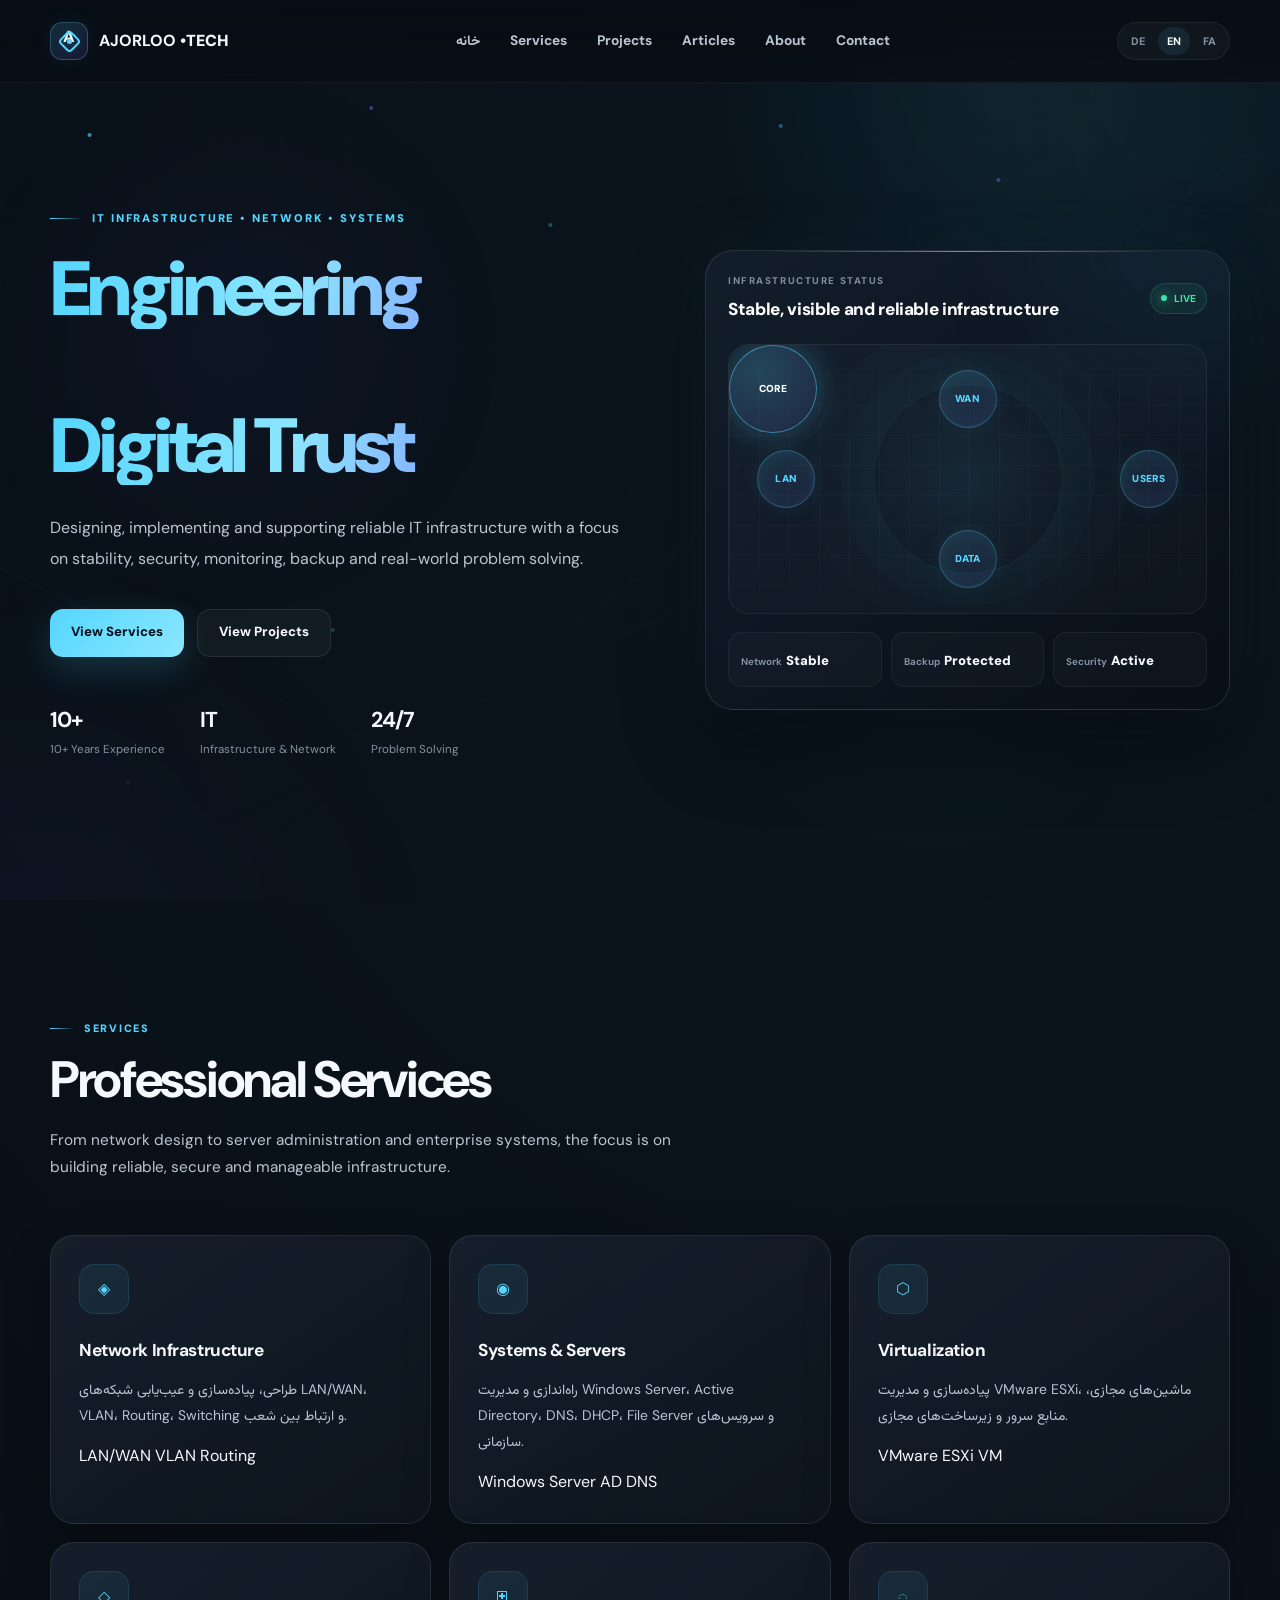
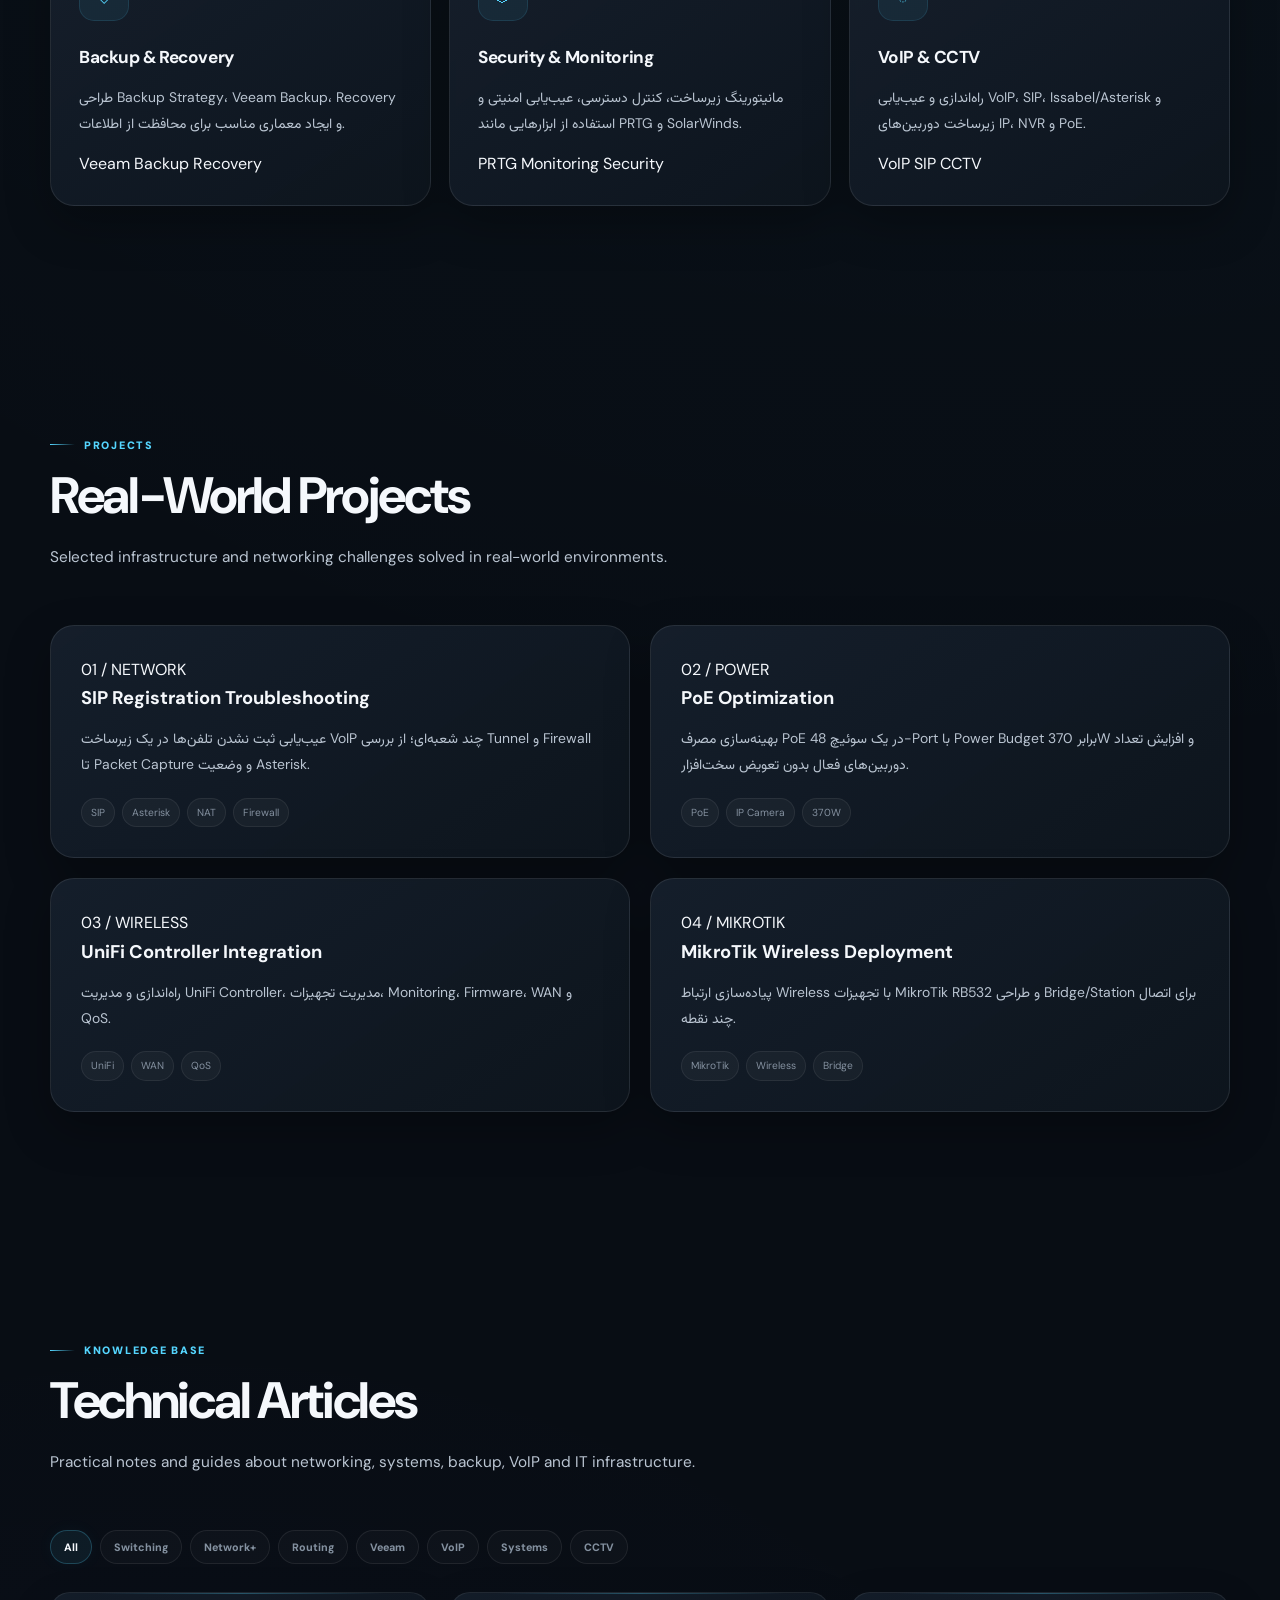
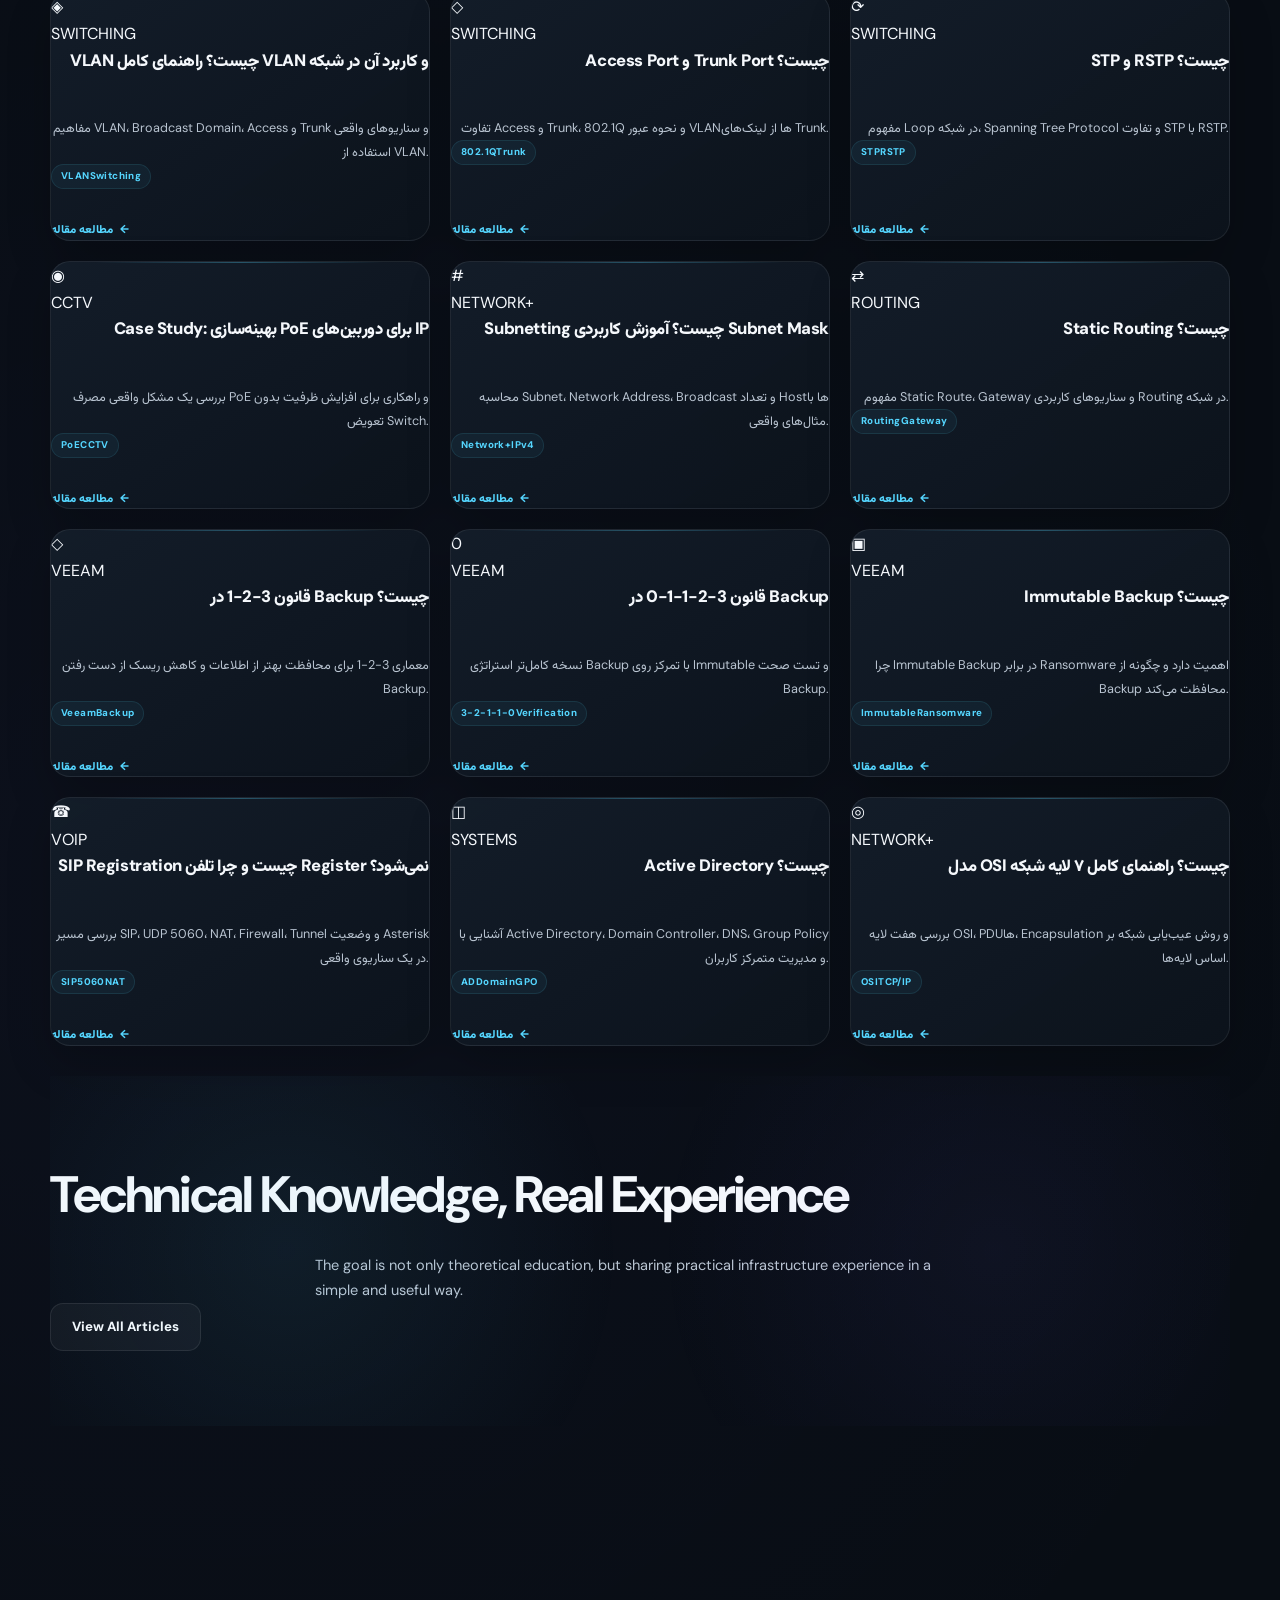
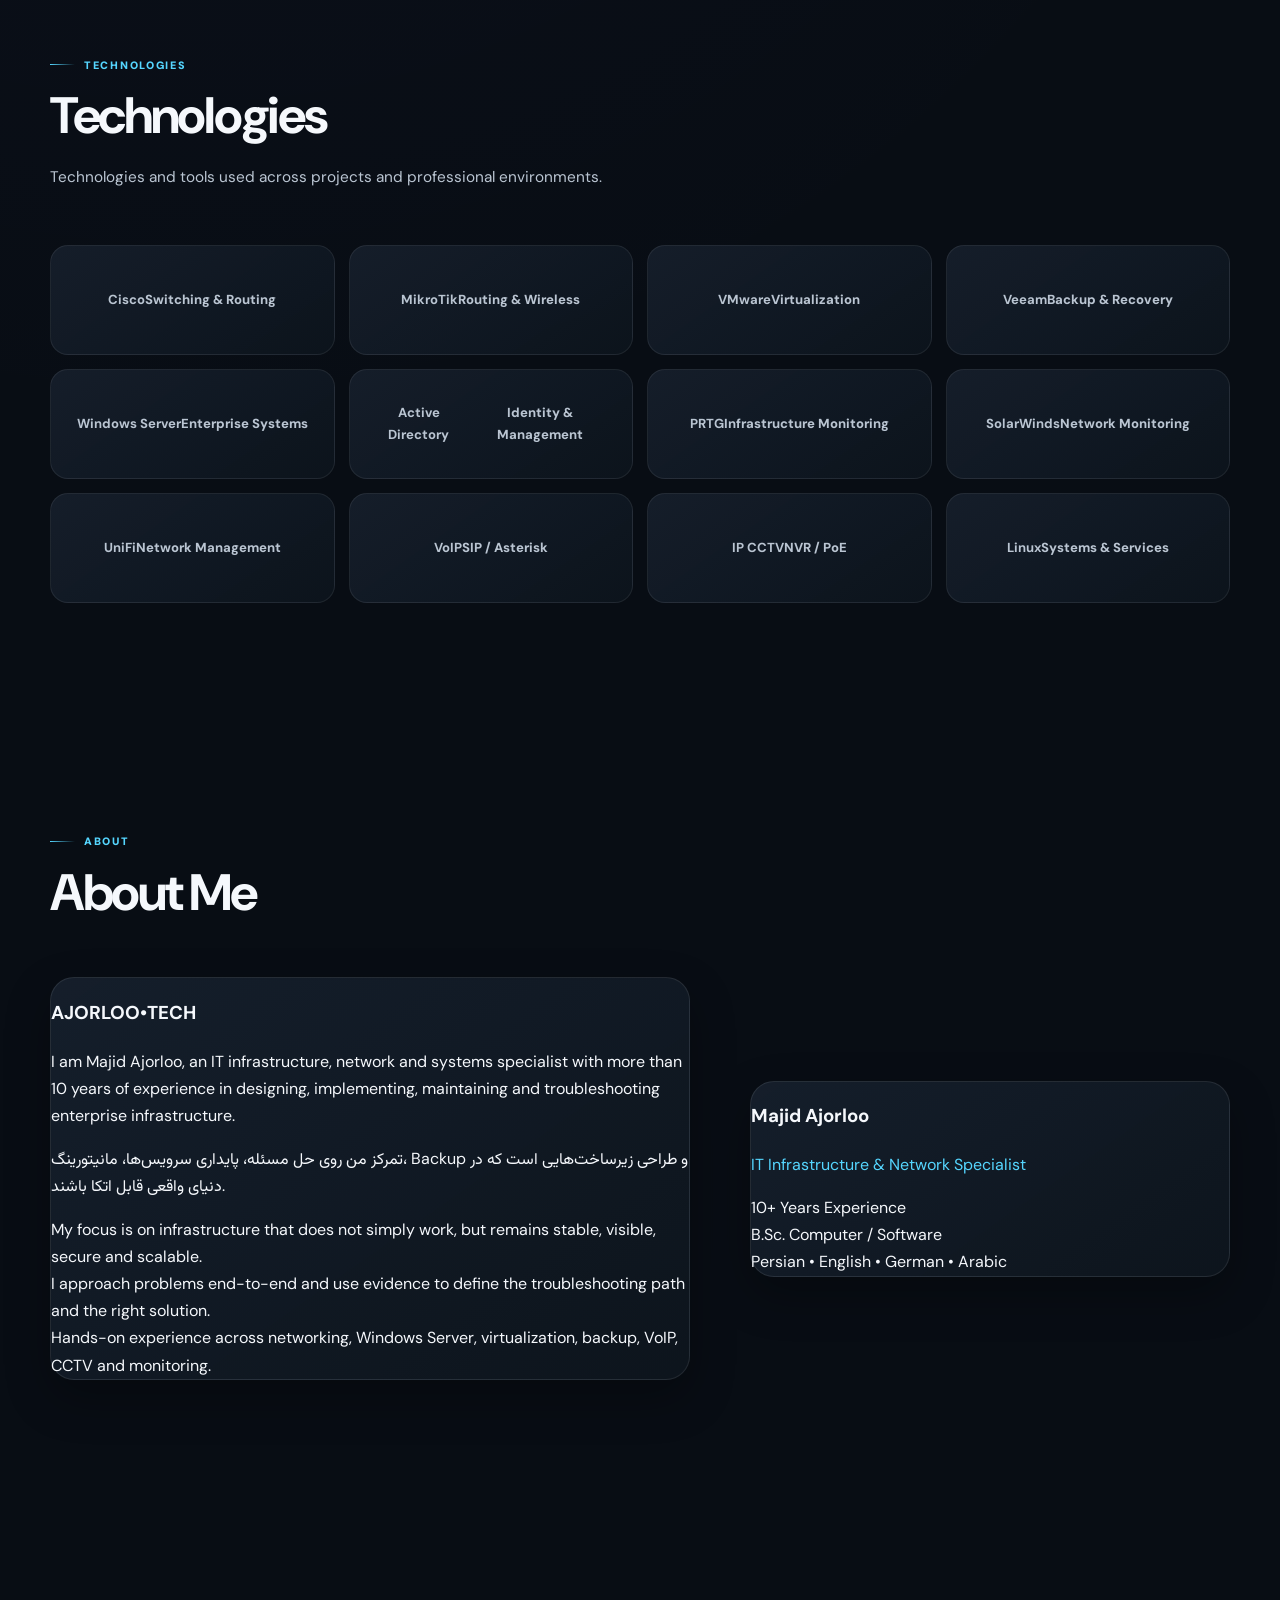
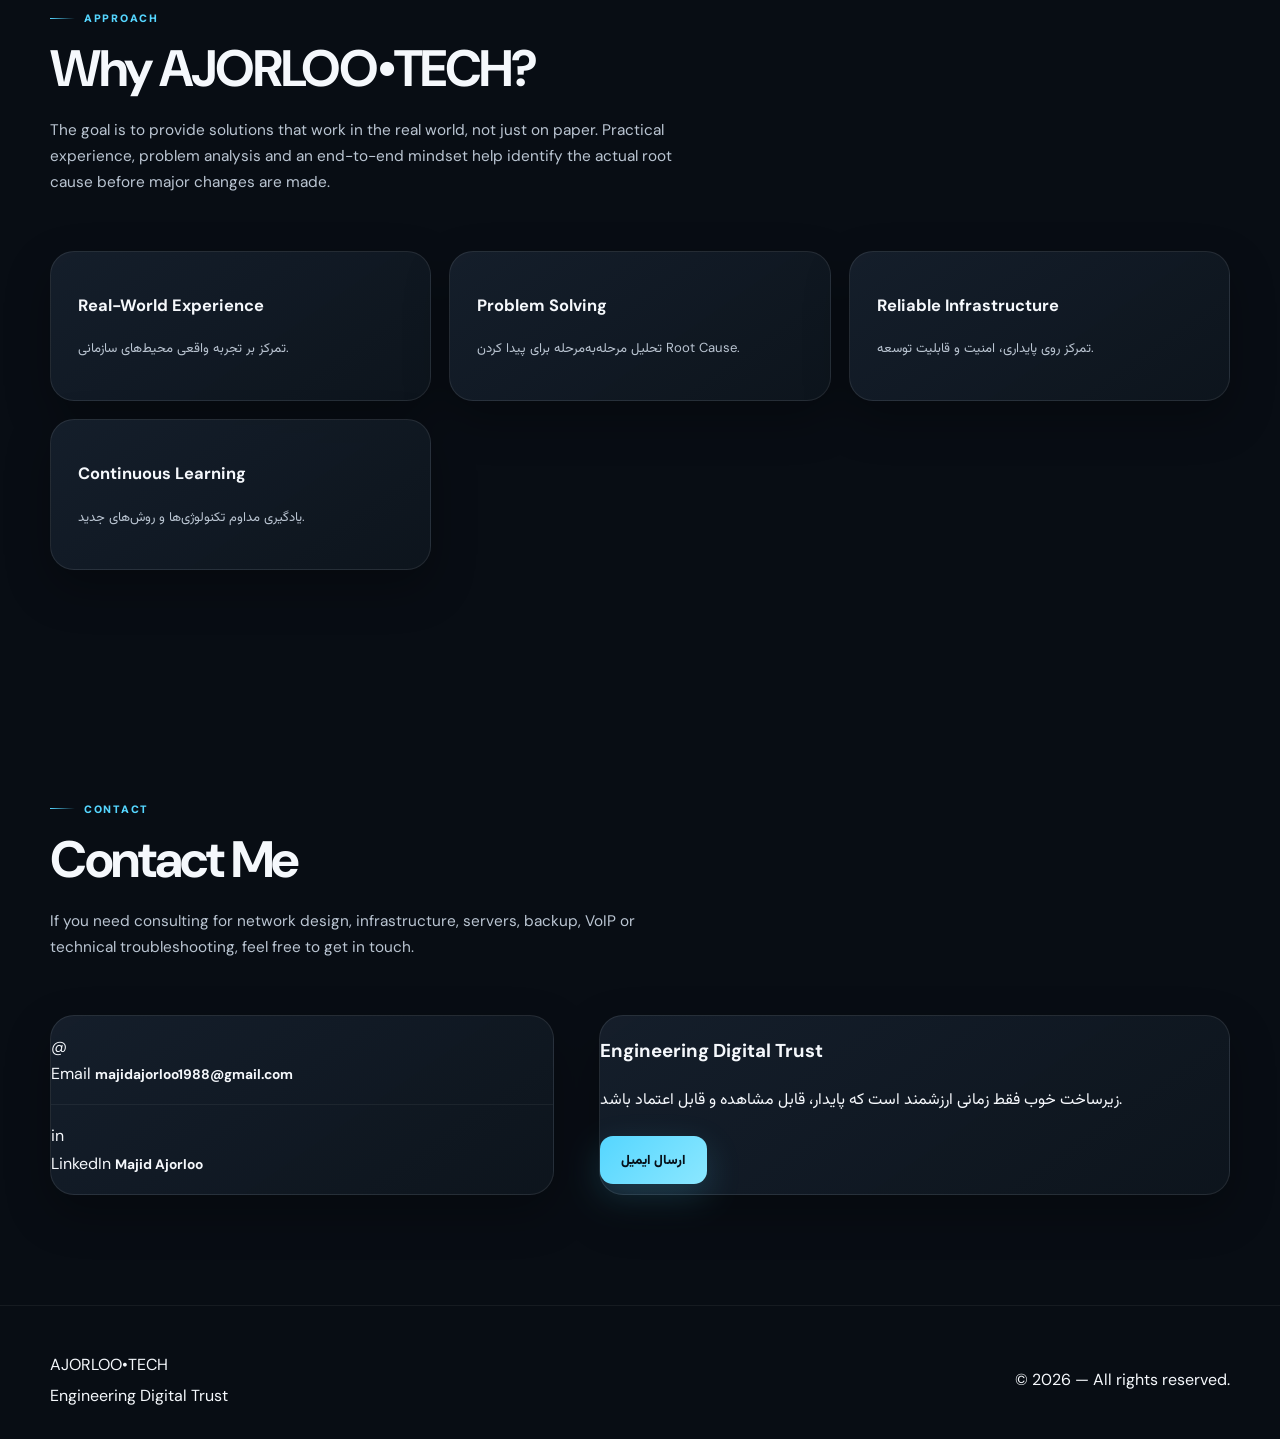
<file: index.html>
<!DOCTYPE html>
<html lang="fa" dir="rtl">

<head>
  <meta charset="UTF-8">

  <meta
    name="viewport"
    content="width=device-width, initial-scale=1.0"
  >

  <meta
    name="description"
    content="AJORLOO•TECH — IT Infrastructure, Network, Systems, Backup, VoIP, CCTV and Technical Knowledge Base."
  >

  <meta
    name="keywords"
    content="IT Infrastructure, Network, Cisco, MikroTik, VMware, Veeam, Windows Server, Active Directory, VoIP, CCTV, Backup, Network+"
  >

  <meta
    name="author"
    content="Majid Ajorloo"
  >

  <meta
    name="theme-color"
    content="#0a0f16"
  >

  <title>
    AJORLOO•TECH | Engineering Digital Trust
  </title>

  <!-- =========================
       FONTS
  ========================== -->

  <link
    rel="preconnect"
    href="https://fonts.googleapis.com"
  >

  <link
    rel="preconnect"
    href="https://fonts.gstatic.com"
    crossorigin
  >

  <link
    href="https://fonts.googleapis.com/css2?family=DM+Sans:wght@400;500;600;700;800&family=Vazirmatn:wght@400;500;600;700;800;900&display=swap"
    rel="stylesheet"
  >

  <!-- =========================
       STYLES
  ========================== -->

  <link
    rel="stylesheet"
    href="styles.css"
  >
</head>


<body>

  <!-- =========================================================
       HEADER
  ========================================================== -->

  <header class="site-header">

    <div class="container header-inner">

      <!-- BRAND -->

      <a
        href="#home"
        class="brand"
        aria-label="AJORLOO TECH"
      >

        <span class="brand-mark" aria-hidden="true">
          <span>A</span>
          <b>•</b>
          <span>T</span>
        </span>

        <span class="brand-text">
          <strong>AJORLOO</strong>
          <span>•TECH</span>
        </span>

      </a>


      <!-- NAVIGATION -->

      <nav
        class="main-nav"
        id="mainNav"
        aria-label="Main Navigation"
      >

        <a
          href="#home"
          class="nav-link active"
          data-i18n="navHome"
        >
          خانه
        </a>

        <a
          href="#services"
          class="nav-link"
          data-i18n="navServices"
        >
          خدمات
        </a>

        <a
          href="#projects"
          class="nav-link"
          data-i18n="navProjects"
        >
          پروژه‌ها
        </a>

        <a
          href="#articles"
          class="nav-link"
          data-i18n="navArticles"
        >
          مقالات
        </a>

        <a
          href="#about"
          class="nav-link"
          data-i18n="navAbout"
        >
          درباره من
        </a>

        <a
          href="#contact"
          class="nav-link"
          data-i18n="navContact"
        >
          تماس
        </a>

      </nav>


      <!-- LANGUAGE -->

      <div
        class="language-switcher"
        aria-label="Language selector"
      >

        <button
          type="button"
          class="lang-btn"
          data-lang="de"
          aria-pressed="false"
        >
          DE
        </button>

        <button
          type="button"
          class="lang-btn"
          data-lang="en"
          aria-pressed="false"
        >
          EN
        </button>

        <button
          type="button"
          class="lang-btn active"
          data-lang="fa"
          aria-pressed="true"
        >
          FA
        </button>

      </div>


      <!-- MOBILE MENU -->

      <button
        type="button"
        class="menu-toggle mobile-menu-toggle"
        id="menuToggle"
        aria-label="باز کردن منو"
        aria-expanded="false"
        aria-controls="mainNav"
      >

        <span></span>
        <span></span>
        <span></span>

      </button>

    </div>

  </header>


  <!-- =========================================================
       MAIN
  ========================================================== -->

  <main>


    <!-- =======================================================
         HERO
    ======================================================== -->

    <section
      class="hero"
      id="home"
    >

      <div class="container hero-grid">


        <!-- HERO CONTENT -->

        <div class="hero-content">

          <div
            class="hero-eyebrow"
            data-i18n="heroEyebrow"
          >
            IT INFRASTRUCTURE • NETWORK • SYSTEMS
          </div>


          <h1>

            <span data-i18n="heroTitle1">
              Engineering
            </span>

            <br>

            <span data-i18n="heroTitle2">
              Digital Trust
            </span>

          </h1>


          <p
            class="hero-description"
            data-i18n="heroDescription"
          >
            طراحی، پیاده‌سازی و پشتیبانی زیرساخت‌های شبکه و سیستم؛
            با تمرکز بر پایداری، امنیت، مانیتورینگ، Backup و حل مسئله
            در محیط‌های واقعی.
          </p>


          <div class="hero-actions">

            <a
              href="#services"
              class="btn btn-primary"
              data-i18n="heroPrimaryButton"
            >
              مشاهده خدمات
            </a>

            <a
              href="#projects"
              class="btn btn-secondary"
              data-i18n="heroSecondaryButton"
            >
              مشاهده پروژه‌ها
            </a>

          </div>


          <!-- HERO STATS -->

          <div class="hero-stats">

            <div class="hero-stat">

              <strong>
                10+
              </strong>

              <span data-i18n="statExperience">
                سال تجربه
              </span>

            </div>


            <div class="hero-stat">

              <strong>
                IT
              </strong>

              <span data-i18n="statInfrastructure">
                زیرساخت و شبکه
              </span>

            </div>


            <div class="hero-stat">

              <strong>
                24/7
              </strong>

              <span data-i18n="statMindset">
                Problem Solving
              </span>

            </div>

          </div>

        </div>


        <!-- ===================================================
             HERO DASHBOARD
        ==================================================== -->

        <div class="hero-dashboard">


          <!-- DASHBOARD HEADER -->

          <div class="dashboard-header">

            <div>

              <div
                class="dashboard-label"
                data-i18n="dashboardLabel"
              >
                INFRASTRUCTURE STATUS
              </div>

              <div
                class="dashboard-title"
                data-i18n="dashboardTitle"
              >
                زیرساخت پایدار، قابل مشاهده و قابل اعتماد
              </div>

            </div>


            <div
              class="dashboard-status"
              data-i18n="dashboardLive"
            >
              LIVE
            </div>

          </div>


          <!-- =================================================
               NETWORK VISUAL
          ================================================== -->

          <div class="network-visual">

            <div class="network-lines">

              <span class="line line-top"></span>
              <span class="line line-bottom"></span>
              <span class="line line-left"></span>
              <span class="line line-right"></span>

            </div>


            <div class="network-pulse"></div>


            <div class="network-node top">
              <span>WAN</span>
            </div>

            <div class="network-node left">
              <span>LAN</span>
            </div>

            <div class="network-node center">
              <span>CORE</span>
            </div>

            <div class="network-node right">
              <span>USERS</span>
            </div>

            <div class="network-node bottom">
              <span>DATA</span>
            </div>

          </div>


          <!-- =================================================
               METRICS
          ================================================== -->

          <div class="dashboard-metrics">


            <div class="metric">

              <span
                class="metric-label"
                data-i18n="metricNetwork"
              >
                Network
              </span>

              <strong
                class="metric-value"
                data-i18n="metricNetworkValue"
              >
                Stable
              </strong>

            </div>


            <div class="metric">

              <span
                class="metric-label"
                data-i18n="metricBackup"
              >
                Backup
              </span>

              <strong
                class="metric-value"
                data-i18n="metricBackupValue"
              >
                Protected
              </strong>

            </div>


            <div class="metric">

              <span
                class="metric-label"
                data-i18n="metricSecurity"
              >
                Security
              </span>

              <strong
                class="metric-value"
                data-i18n="metricSecurityValue"
              >
                Active
              </strong>

            </div>

          </div>

        </div>

      </div>

    </section>


    <!-- =======================================================
         SERVICES
    ======================================================== -->

    <section
      class="section"
      id="services"
    >

      <div class="container">

        <div class="section-heading">

          <div class="section-eyebrow">
            SERVICES
          </div>

          <h2 data-i18n="servicesTitle">
            خدمات تخصصی
          </h2>

          <p data-i18n="servicesDescription">
            از طراحی شبکه تا نگهداری سرورها و سیستم‌های سازمانی؛
            تمرکز من روی ساخت زیرساختی پایدار، امن و قابل مدیریت است.
          </p>

        </div>


        <div class="services-grid">


          <!-- SERVICE 1 -->

          <article class="card service-card">

            <div class="service-icon">
              ◈
            </div>

            <h3 data-i18n="service1Title">
              Network Infrastructure
            </h3>

            <p data-i18n="service1Text">
              طراحی، پیاده‌سازی و عیب‌یابی شبکه‌های LAN/WAN،
              VLAN، Routing، Switching و ارتباط بین شعب.
            </p>

            <div class="service-tags">

              <span>LAN/WAN</span>
              <span>VLAN</span>
              <span>Routing</span>

            </div>

          </article>


          <!-- SERVICE 2 -->

          <article class="card service-card">

            <div class="service-icon">
              ◉
            </div>

            <h3 data-i18n="service2Title">
              Systems & Servers
            </h3>

            <p data-i18n="service2Text">
              راه‌اندازی و مدیریت Windows Server،
              Active Directory، DNS، DHCP، File Server
              و سرویس‌های سازمانی.
            </p>

            <div class="service-tags">

              <span>Windows Server</span>
              <span>AD</span>
              <span>DNS</span>

            </div>

          </article>


          <!-- SERVICE 3 -->

          <article class="card service-card">

            <div class="service-icon">
              ⬡
            </div>

            <h3 data-i18n="service3Title">
              Virtualization
            </h3>

            <p data-i18n="service3Text">
              پیاده‌سازی و مدیریت VMware ESXi،
              ماشین‌های مجازی، منابع سرور و زیرساخت‌های مجازی.
            </p>

            <div class="service-tags">

              <span>VMware</span>
              <span>ESXi</span>
              <span>VM</span>

            </div>

          </article>


          <!-- SERVICE 4 -->

          <article class="card service-card">

            <div class="service-icon">
              ◇
            </div>

            <h3 data-i18n="service4Title">
              Backup & Recovery
            </h3>

            <p data-i18n="service4Text">
              طراحی Backup Strategy، Veeam Backup،
              Recovery و ایجاد معماری مناسب برای محافظت از اطلاعات.
            </p>

            <div class="service-tags">

              <span>Veeam</span>
              <span>Backup</span>
              <span>Recovery</span>

            </div>

          </article>


          <!-- SERVICE 5 -->

          <article class="card service-card">

            <div class="service-icon">
              ⛨
            </div>

            <h3 data-i18n="service5Title">
              Security & Monitoring
            </h3>

            <p data-i18n="service5Text">
              مانیتورینگ زیرساخت، کنترل دسترسی،
              عیب‌یابی امنیتی و استفاده از ابزارهایی مانند
              PRTG و SolarWinds.
            </p>

            <div class="service-tags">

              <span>PRTG</span>
              <span>Monitoring</span>
              <span>Security</span>

            </div>

          </article>


          <!-- SERVICE 6 -->

          <article class="card service-card">

            <div class="service-icon">
              ◌
            </div>

            <h3 data-i18n="service6Title">
              VoIP & CCTV
            </h3>

            <p data-i18n="service6Text">
              راه‌اندازی و عیب‌یابی VoIP، SIP،
              Issabel/Asterisk و زیرساخت دوربین‌های IP،
              NVR و PoE.
            </p>

            <div class="service-tags">

              <span>VoIP</span>
              <span>SIP</span>
              <span>CCTV</span>

            </div>

          </article>

        </div>

      </div>

    </section>


    <!-- =======================================================
         PROJECTS
    ======================================================== -->

    <section
      class="section"
      id="projects"
    >

      <div class="container">

        <div class="section-heading">

          <div class="section-eyebrow">
            PROJECTS
          </div>

          <h2 data-i18n="projectsTitle">
            پروژه‌های واقعی
          </h2>

          <p data-i18n="projectsDescription">
            نمونه‌هایی از چالش‌ها و راهکارهایی که در محیط‌های واقعی
            زیرساخت و شبکه با آن‌ها درگیر بوده‌ام.
          </p>

        </div>


        <div class="projects-grid">


          <!-- PROJECT 1 -->

          <article class="card project-card featured">

            <div class="project-number">
              01 / NETWORK
            </div>

            <h3 data-i18n="project1Title">
              SIP Registration Troubleshooting
            </h3>

            <p data-i18n="project1Text">
              عیب‌یابی ثبت نشدن تلفن‌ها در یک زیرساخت VoIP
              چند شعبه‌ای؛ از بررسی Tunnel و Firewall تا
              Packet Capture و وضعیت Asterisk.
            </p>

            <div class="project-tags">

              <span>SIP</span>
              <span>Asterisk</span>
              <span>NAT</span>
              <span>Firewall</span>

            </div>

          </article>


          <!-- PROJECT 2 -->

          <article class="card project-card">

            <div class="project-number">
              02 / POWER
            </div>

            <h3 data-i18n="project2Title">
              PoE Optimization
            </h3>

            <p data-i18n="project2Text">
              بهینه‌سازی مصرف PoE در یک سوئیچ 48-Port
              با Power Budget برابر 370W و افزایش تعداد
              دوربین‌های فعال بدون تعویض سخت‌افزار.
            </p>

            <div class="project-tags">

              <span>PoE</span>
              <span>IP Camera</span>
              <span>370W</span>

            </div>

          </article>


          <!-- PROJECT 3 -->

          <article class="card project-card">

            <div class="project-number">
              03 / WIRELESS
            </div>

            <h3 data-i18n="project3Title">
              UniFi Controller Integration
            </h3>

            <p data-i18n="project3Text">
              راه‌اندازی و مدیریت UniFi Controller،
              مدیریت تجهیزات، Monitoring، Firmware،
              WAN و QoS.
            </p>

            <div class="project-tags">

              <span>UniFi</span>
              <span>WAN</span>
              <span>QoS</span>

            </div>

          </article>


          <!-- PROJECT 4 -->

          <article class="card project-card">

            <div class="project-number">
              04 / MIKROTIK
            </div>

            <h3 data-i18n="project4Title">
              MikroTik Wireless Deployment
            </h3>

            <p data-i18n="project4Text">
              پیاده‌سازی ارتباط Wireless با تجهیزات MikroTik
              RB532 و طراحی Bridge/Station برای اتصال چند نقطه.
            </p>

            <div class="project-tags">

              <span>MikroTik</span>
              <span>Wireless</span>
              <span>Bridge</span>

            </div>

          </article>

        </div>

      </div>

    </section>


    <!-- =======================================================
         ARTICLES
    ======================================================== -->

    <section
      class="section"
      id="articles"
    >

      <div class="container">

        <div class="section-heading">

          <div class="section-eyebrow">
            KNOWLEDGE BASE
          </div>

          <h2 data-i18n="articlesTitle">
            مقالات فنی
          </h2>

          <p data-i18n="articlesDescription">
            یادداشت‌ها و آموزش‌های کاربردی درباره شبکه،
            سیستم، Backup، VoIP و زیرساخت IT.
          </p>

        </div>


        <!-- ARTICLE FILTERS -->

        <div class="article-filters">

          <button
            type="button"
            class="article-filter active"
            data-category="all"
            data-i18n="articleFilterAll"
          >
            همه
          </button>

          <button
            type="button"
            class="article-filter"
            data-category="switching"
            data-i18n="articleFilterSwitching"
          >
            Switching
          </button>

          <button
            type="button"
            class="article-filter"
            data-category="networkplus"
            data-i18n="articleFilterNetworkPlus"
          >
            Network+
          </button>

          <button
            type="button"
            class="article-filter"
            data-category="routing"
            data-i18n="articleFilterRouting"
          >
            Routing
          </button>

          <button
            type="button"
            class="article-filter"
            data-category="veeam"
            data-i18n="articleFilterVeeam"
          >
            Veeam
          </button>

          <button
            type="button"
            class="article-filter"
            data-category="voip"
            data-i18n="articleFilterVoip"
          >
            VoIP
          </button>

          <button
            type="button"
            class="article-filter"
            data-category="systems"
            data-i18n="articleFilterSystems"
          >
            Systems
          </button>

          <button
            type="button"
            class="article-filter"
            data-category="cctv"
            data-i18n="articleFilterCctv"
          >
            CCTV
          </button>

        </div>


        <!-- ARTICLES GRID -->

        <div class="articles-grid">


          <!-- ARTICLE 1 -->

          <article
            class="card article-card featured"
            data-category="switching"
          >

            <div class="article-icon">
              ◈
            </div>

            <div class="article-category">
              SWITCHING
            </div>

            <h3 data-i18n="article1Title">
              VLAN چیست؟ راهنمای کامل VLAN و کاربرد آن در شبکه
            </h3>

            <p data-i18n="article1Text">
              مفاهیم VLAN، Broadcast Domain، Access و Trunk
              و سناریوهای واقعی استفاده از VLAN.
            </p>

            <div class="article-meta">
              <span>VLAN</span>
              <span>Switching</span>
            </div>

            <a
              href="articles/vlan.html"
              class="article-link"
            >
              <span data-i18n="readArticle">
                مطالعه مقاله
              </span>
              <span>←</span>
            </a>

          </article>


          <!-- ARTICLE 2 -->

          <article
            class="card article-card"
            data-category="switching"
          >

            <div class="article-icon">
              ◇
            </div>

            <div class="article-category">
              SWITCHING
            </div>

            <h3 data-i18n="article2Title">
              Access Port و Trunk Port چیست؟
            </h3>

            <p data-i18n="article2Text">
              تفاوت Access و Trunk، 802.1Q و نحوه عبور VLANها
              از لینک‌های Trunk.
            </p>

            <div class="article-meta">
              <span>802.1Q</span>
              <span>Trunk</span>
            </div>

            <a
              href="articles/access-vs-trunk.html"
              class="article-link"
            >
              <span data-i18n="readArticle">
                مطالعه مقاله
              </span>
              <span>←</span>
            </a>

          </article>


          <!-- ARTICLE 3 -->

          <article
            class="card article-card"
            data-category="switching"
          >

            <div class="article-icon">
              ⟳
            </div>

            <div class="article-category">
              SWITCHING
            </div>

            <h3 data-i18n="article3Title">
              STP و RSTP چیست؟
            </h3>

            <p data-i18n="article3Text">
              مفهوم Loop در شبکه، Spanning Tree Protocol
              و تفاوت STP با RSTP.
            </p>

            <div class="article-meta">
              <span>STP</span>
              <span>RSTP</span>
            </div>

            <a
              href="articles/stp-rstp.html"
              class="article-link"
            >
              <span data-i18n="readArticle">
                مطالعه مقاله
              </span>
              <span>←</span>
            </a>

          </article>


          <!-- ARTICLE 4 -->

          <article
            class="card article-card"
            data-category="cctv"
          >

            <div class="article-icon">
              ◉
            </div>

            <div class="article-category">
              CCTV
            </div>

            <h3 data-i18n="article4Title">
              Case Study: بهینه‌سازی PoE برای دوربین‌های IP
            </h3>

            <p data-i18n="article4Text">
              بررسی یک مشکل واقعی مصرف PoE و راهکاری
              برای افزایش ظرفیت بدون تعویض Switch.
            </p>

            <div class="article-meta">
              <span>PoE</span>
              <span>CCTV</span>
            </div>

            <a
              href="articles/poe-cctv-case-study.html"
              class="article-link"
            >
              <span data-i18n="readArticle">
                مطالعه مقاله
              </span>
              <span>←</span>
            </a>

          </article>


          <!-- ARTICLE 5 -->

          <article
            class="card article-card"
            data-category="networkplus"
          >

            <div class="article-icon">
              #
            </div>

            <div class="article-category">
              NETWORK+
            </div>

            <h3 data-i18n="article5Title">
              Subnetting چیست؟ آموزش کاربردی Subnet Mask
            </h3>

            <p data-i18n="article5Text">
              محاسبه Subnet، Network Address، Broadcast
              و تعداد Hostها با مثال‌های واقعی.
            </p>

            <div class="article-meta">
              <span>Network+</span>
              <span>IPv4</span>
            </div>

            <a
              href="articles/subnetting.html"
              class="article-link"
            >
              <span data-i18n="readArticle">
                مطالعه مقاله
              </span>
              <span>←</span>
            </a>

          </article>


          <!-- ARTICLE 6 -->

          <article
            class="card article-card"
            data-category="routing"
          >

            <div class="article-icon">
              ⇄
            </div>

            <div class="article-category">
              ROUTING
            </div>

            <h3 data-i18n="article6Title">
              Static Routing چیست؟
            </h3>

            <p data-i18n="article6Text">
              مفهوم Static Route، Gateway و سناریوهای
              کاربردی Routing در شبکه.
            </p>

            <div class="article-meta">
              <span>Routing</span>
              <span>Gateway</span>
            </div>

            <a
              href="articles/static-routing.html"
              class="article-link"
            >
              <span data-i18n="readArticle">
                مطالعه مقاله
              </span>
              <span>←</span>
            </a>

          </article>


          <!-- ARTICLE 7 -->

          <article
            class="card article-card featured"
            data-category="veeam"
          >

            <div class="article-icon">
              ◇
            </div>

            <div class="article-category">
              VEEAM
            </div>

            <h3 data-i18n="article7Title">
              قانون 3-2-1 در Backup چیست؟
            </h3>

            <p data-i18n="article7Text">
              معماری 3-2-1 برای محافظت بهتر از اطلاعات
              و کاهش ریسک از دست رفتن Backup.
            </p>

            <div class="article-meta">
              <span>Veeam</span>
              <span>Backup</span>
            </div>

            <a
              href="articles/veeam-321.html"
              class="article-link"
            >
              <span data-i18n="readArticle">
                مطالعه مقاله
              </span>
              <span>←</span>
            </a>

          </article>


          <!-- ARTICLE 8 -->

          <article
            class="card article-card"
            data-category="veeam"
          >

            <div class="article-icon">
              0
            </div>

            <div class="article-category">
              VEEAM
            </div>

            <h3 data-i18n="article8Title">
              قانون 3-2-1-1-0 در Backup
            </h3>

            <p data-i18n="article8Text">
              نسخه کامل‌تر استراتژی Backup با تمرکز روی
              Immutable و تست صحت Backup.
            </p>

            <div class="article-meta">
              <span>3-2-1-1-0</span>
              <span>Verification</span>
            </div>

            <a
              href="articles/veeam-32110.html"
              class="article-link"
            >
              <span data-i18n="readArticle">
                مطالعه مقاله
              </span>
              <span>←</span>
            </a>

          </article>


          <!-- ARTICLE 9 -->

          <article
            class="card article-card"
            data-category="veeam"
          >

            <div class="article-icon">
              ▣
            </div>

            <div class="article-category">
              VEEAM
            </div>

            <h3 data-i18n="article9Title">
              Immutable Backup چیست؟
            </h3>

            <p data-i18n="article9Text">
              چرا Immutable Backup در برابر Ransomware
              اهمیت دارد و چگونه از Backup محافظت می‌کند.
            </p>

            <div class="article-meta">
              <span>Immutable</span>
              <span>Ransomware</span>
            </div>

            <a
              href="articles/immutable-backup.html"
              class="article-link"
            >
              <span data-i18n="readArticle">
                مطالعه مقاله
              </span>
              <span>←</span>
            </a>

          </article>


          <!-- ARTICLE 10 -->

          <article
            class="card article-card"
            data-category="voip"
          >

            <div class="article-icon">
              ☎
            </div>

            <div class="article-category">
              VOIP
            </div>

            <h3 data-i18n="article10Title">
              SIP Registration چیست و چرا تلفن Register نمی‌شود؟
            </h3>

            <p data-i18n="article10Text">
              بررسی مسیر SIP، UDP 5060، NAT، Firewall،
              Tunnel و وضعیت Asterisk در یک سناریوی واقعی.
            </p>

            <div class="article-meta">
              <span>SIP</span>
              <span>5060</span>
              <span>NAT</span>
            </div>

            <a
              href="articles/sip-register.html"
              class="article-link"
            >
              <span data-i18n="readArticle">
                مطالعه مقاله
              </span>
              <span>←</span>
            </a>

          </article>


          <!-- ARTICLE 11 -->

          <article
            class="card article-card"
            data-category="systems"
          >

            <div class="article-icon">
              ◫
            </div>

            <div class="article-category">
              SYSTEMS
            </div>

            <h3 data-i18n="article11Title">
              Active Directory چیست؟
            </h3>

            <p data-i18n="article11Text">
              آشنایی با Active Directory، Domain Controller،
              DNS، Group Policy و مدیریت متمرکز کاربران.
            </p>

            <div class="article-meta">
              <span>AD</span>
              <span>Domain</span>
              <span>GPO</span>
            </div>

            <a
              href="articles/active-directory.html"
              class="article-link"
            >
              <span data-i18n="readArticle">
                مطالعه مقاله
              </span>
              <span>←</span>
            </a>

          </article>


          <!-- ARTICLE 12 -->

          <article
            class="card article-card"
            data-category="networkplus"
          >

            <div class="article-icon">
              ◎
            </div>

            <div class="article-category">
              NETWORK+
            </div>

            <h3 data-i18n="article12Title">
              مدل OSI چیست؟ راهنمای کامل ۷ لایه شبکه
            </h3>

            <p data-i18n="article12Text">
              بررسی هفت لایه OSI، PDUها، Encapsulation
              و روش عیب‌یابی شبکه بر اساس لایه‌ها.
            </p>

            <div class="article-meta">
              <span>OSI</span>
              <span>TCP/IP</span>
            </div>

            <a
              href="articles/osi-model.html"
              class="article-link"
            >
              <span data-i18n="readArticle">
                مطالعه مقاله
              </span>
              <span>←</span>
            </a>

          </article>

        </div>


        <!-- ARTICLES CTA -->

        <div class="cta" style="margin-top: 30px;">

          <h2 data-i18n="articlesCtaTitle">
            دانش فنی، تجربه واقعی
          </h2>

          <p data-i18n="articlesCtaText">
            هدف این بخش فقط آموزش تئوری نیست؛
            تجربه‌های واقعی زیرساخت را به زبان ساده و کاربردی منتقل می‌کنم.
          </p>

          <a
            href="#articles"
            class="btn btn-secondary"
            data-i18n="articlesCtaButton"
          >
            مشاهده همه مقالات
          </a>

        </div>

      </div>

    </section>


    <!-- =======================================================
         TECHNOLOGIES
    ======================================================== -->

    <section
      class="section"
      id="technologies"
    >

      <div class="container">

        <div class="section-heading">

          <div class="section-eyebrow">
            TECHNOLOGIES
          </div>

          <h2 data-i18n="technologiesTitle">
            فناوری‌ها
          </h2>

          <p data-i18n="technologiesDescription">
            برخی از تکنولوژی‌ها و ابزارهایی که در پروژه‌ها
            و محیط‌های کاری با آن‌ها کار کرده‌ام.
          </p>

        </div>


        <div class="technologies-grid">


          <div class="technology-card">
            <strong>Cisco</strong>
            <span>Switching & Routing</span>
          </div>

          <div class="technology-card">
            <strong>MikroTik</strong>
            <span>Routing & Wireless</span>
          </div>

          <div class="technology-card">
            <strong>VMware</strong>
            <span>Virtualization</span>
          </div>

          <div class="technology-card">
            <strong>Veeam</strong>
            <span>Backup & Recovery</span>
          </div>

          <div class="technology-card">
            <strong>Windows Server</strong>
            <span>Enterprise Systems</span>
          </div>

          <div class="technology-card">
            <strong>Active Directory</strong>
            <span>Identity & Management</span>
          </div>

          <div class="technology-card">
            <strong>PRTG</strong>
            <span>Infrastructure Monitoring</span>
          </div>

          <div class="technology-card">
            <strong>SolarWinds</strong>
            <span>Network Monitoring</span>
          </div>

          <div class="technology-card">
            <strong>UniFi</strong>
            <span>Network Management</span>
          </div>

          <div class="technology-card">
            <strong>VoIP</strong>
            <span>SIP / Asterisk</span>
          </div>

          <div class="technology-card">
            <strong>IP CCTV</strong>
            <span>NVR / PoE</span>
          </div>

          <div class="technology-card">
            <strong>Linux</strong>
            <span>Systems & Services</span>
          </div>

        </div>

      </div>

    </section>


    <!-- =======================================================
         ABOUT
    ======================================================== -->

    <section
      class="section"
      id="about"
    >

      <div class="container">

        <div class="section-heading">

          <div class="section-eyebrow">
            ABOUT
          </div>

          <h2 data-i18n="aboutTitle">
            درباره من
          </h2>

        </div>


        <div class="about-grid">


          <!-- ABOUT TEXT -->

          <article class="card about-card">

            <h3>
              AJORLOO•TECH
            </h3>

            <p data-i18n="aboutText1">
              من مجید آجورلو هستم؛ متخصص زیرساخت IT،
              شبکه و سیستم با بیش از ۱۰ سال تجربه در طراحی،
              پیاده‌سازی، نگهداری و عیب‌یابی زیرساخت‌های سازمانی.
            </p>

            <p
              data-i18n="aboutText2"
              style="margin-top: 15px;"
            >
              تمرکز من روی حل مسئله، پایداری سرویس‌ها،
              مانیتورینگ، Backup و طراحی زیرساخت‌هایی است
              که در دنیای واقعی قابل اتکا باشند.
            </p>

            <ul class="about-list">

              <li data-i18n="aboutHighlight1">
                تمرکز من روی ساخت زیرساخت‌هایی است که فقط کار نکنند؛
                بلکه پایدار، قابل مشاهده، امن و قابل توسعه باشند.
              </li>

              <li data-i18n="aboutHighlight2">
                در پروژه‌ها ابتدا مسئله را از دید End-to-End بررسی می‌کنم
                و سپس بر اساس شواهد، مسیر عیب‌یابی و راهکار را مشخص می‌کنم.
              </li>

              <li data-i18n="aboutHighlight3">
                تجربه عملی در Network، Windows Server، Virtualization،
                Backup، VoIP، CCTV و Monitoring دارم.
              </li>

            </ul>

          </article>


          <!-- PROFILE -->

          <article class="card about-card">

            <h3 data-i18n="profileName">
              Majid Ajorloo
            </h3>

            <p
              data-i18n="profileRole"
              style="color: var(--accent);"
            >
              IT Infrastructure & Network Specialist
            </p>


            <ul class="about-list">

              <li data-i18n="profileExperience">
                10+ Years Experience
              </li>

              <li data-i18n="profileEducation">
                B.Sc. Computer / Software
              </li>

              <li data-i18n="profileLanguages">
                Persian • English • German • Arabic
              </li>

            </ul>

          </article>

        </div>

      </div>

    </section>


    <!-- =======================================================
         WHY
    ======================================================== -->

    <section class="section">

      <div class="container">

        <div class="section-heading">

          <div class="section-eyebrow">
            APPROACH
          </div>

          <h2 data-i18n="whyTitle">
            چرا AJORLOO•TECH؟
          </h2>

          <p data-i18n="whyDescription">
            هدف من ارائه راهکارهایی است که در دنیای واقعی
            قابل اجرا باشند؛ نه فقط روی کاغذ.
          </p>

        </div>


        <div class="why-grid">


          <article class="card why-card">

            <h3 data-i18n="why1Title">
              Real-World Experience
            </h3>

            <p data-i18n="why1Text">
              تمرکز بر تجربه واقعی محیط‌های سازمانی.
            </p>

          </article>


          <article class="card why-card">

            <h3 data-i18n="why2Title">
              Problem Solving
            </h3>

            <p data-i18n="why2Text">
              تحلیل مرحله‌به‌مرحله برای پیدا کردن Root Cause.
            </p>

          </article>


          <article class="card why-card">

            <h3 data-i18n="why3Title">
              Reliable Infrastructure
            </h3>

            <p data-i18n="why3Text">
              تمرکز روی پایداری، امنیت و قابلیت توسعه.
            </p>

          </article>


          <article class="card why-card">

            <h3 data-i18n="why4Title">
              Continuous Learning
            </h3>

            <p data-i18n="why4Text">
              یادگیری مداوم تکنولوژی‌ها و روش‌های جدید.
            </p>

          </article>

        </div>

      </div>

    </section>


    <!-- =======================================================
         CONTACT
    ======================================================== -->

    <section
      class="section"
      id="contact"
    >

      <div class="container">

        <div class="section-heading">

          <div class="section-eyebrow">
            CONTACT
          </div>

          <h2 data-i18n="contactTitle">
            ارتباط با من
          </h2>

          <p data-i18n="contactDescription">
            اگر برای طراحی شبکه، زیرساخت، سرور، Backup،
            VoIP یا عیب‌یابی یک مشکل فنی نیاز به مشاوره دارید،
            خوشحال می‌شوم در ارتباط باشیم.
          </p>

        </div>


        <div class="contact-grid">


          <!-- EMAIL -->

          <article class="card contact-card">

            <div class="contact-item">

              <div class="contact-item-icon">
                @
              </div>

              <div>

                <span data-i18n="contactEmail">
                  Email
                </span>

                <strong>
                  <a href="mailto:majidajorloo1988@gmail.com">
                    majidajorloo1988@gmail.com
                  </a>
                </strong>

              </div>

            </div>


            <!-- LINKEDIN -->

            <div class="contact-item">

              <div class="contact-item-icon">
                in
              </div>

              <div>

                <span data-i18n="contactLinkedin">
                  LinkedIn
                </span>

                <strong>
                  <a
                    href="https://ir.linkedin.com/in/majidajorloo"
                    target="_blank"
                    rel="noopener noreferrer"
                  >
                    Majid Ajorloo
                  </a>
                </strong>

              </div>

            </div>

          </article>


          <!-- CONTACT CTA -->

          <article class="card contact-card">

            <h3>
              Engineering Digital Trust
            </h3>

            <p
              style="margin-top: 12px;"
              data-i18n="contactCtaText"
            >
              زیرساخت خوب فقط زمانی ارزشمند است که
              پایدار، قابل مشاهده و قابل اعتماد باشد.
            </p>

            <div
              class="hero-actions"
              style="margin-top: 24px; margin-bottom: 0;"
            >

              <a
                href="mailto:majidajorloo1988@gmail.com"
                class="btn btn-primary"
                data-i18n="contactCtaButton"
              >
                ارسال ایمیل
              </a>

            </div>

          </article>

        </div>

      </div>

    </section>

  </main>


  <!-- =========================================================
       FOOTER
  ========================================================== -->

  <footer class="site-footer">

    <div class="container footer-inner">

      <div>

        <div class="footer-brand">
          AJORLOO•TECH
        </div>

        <div
          data-i18n="footerTagline"
          style="margin-top: 4px;"
        >
          Engineering Digital Trust
        </div>

      </div>


      <div>

        ©
        <span id="currentYear">
          2026
        </span>

        —

        <span data-i18n="footerRights">
          All rights reserved.
        </span>

      </div>

    </div>

  </footer>


  <!-- =========================================================
       BACK TO TOP
  ========================================================== -->

  <button
    type="button"
    class="back-to-top"
    id="backToTop"
    aria-label="بازگشت به بالا"
  >
    ↑
  </button>


  <!-- =========================================================
       JAVASCRIPT
  ========================================================== -->

  <script src="app.js"></script>

</body>

</html>
</file>
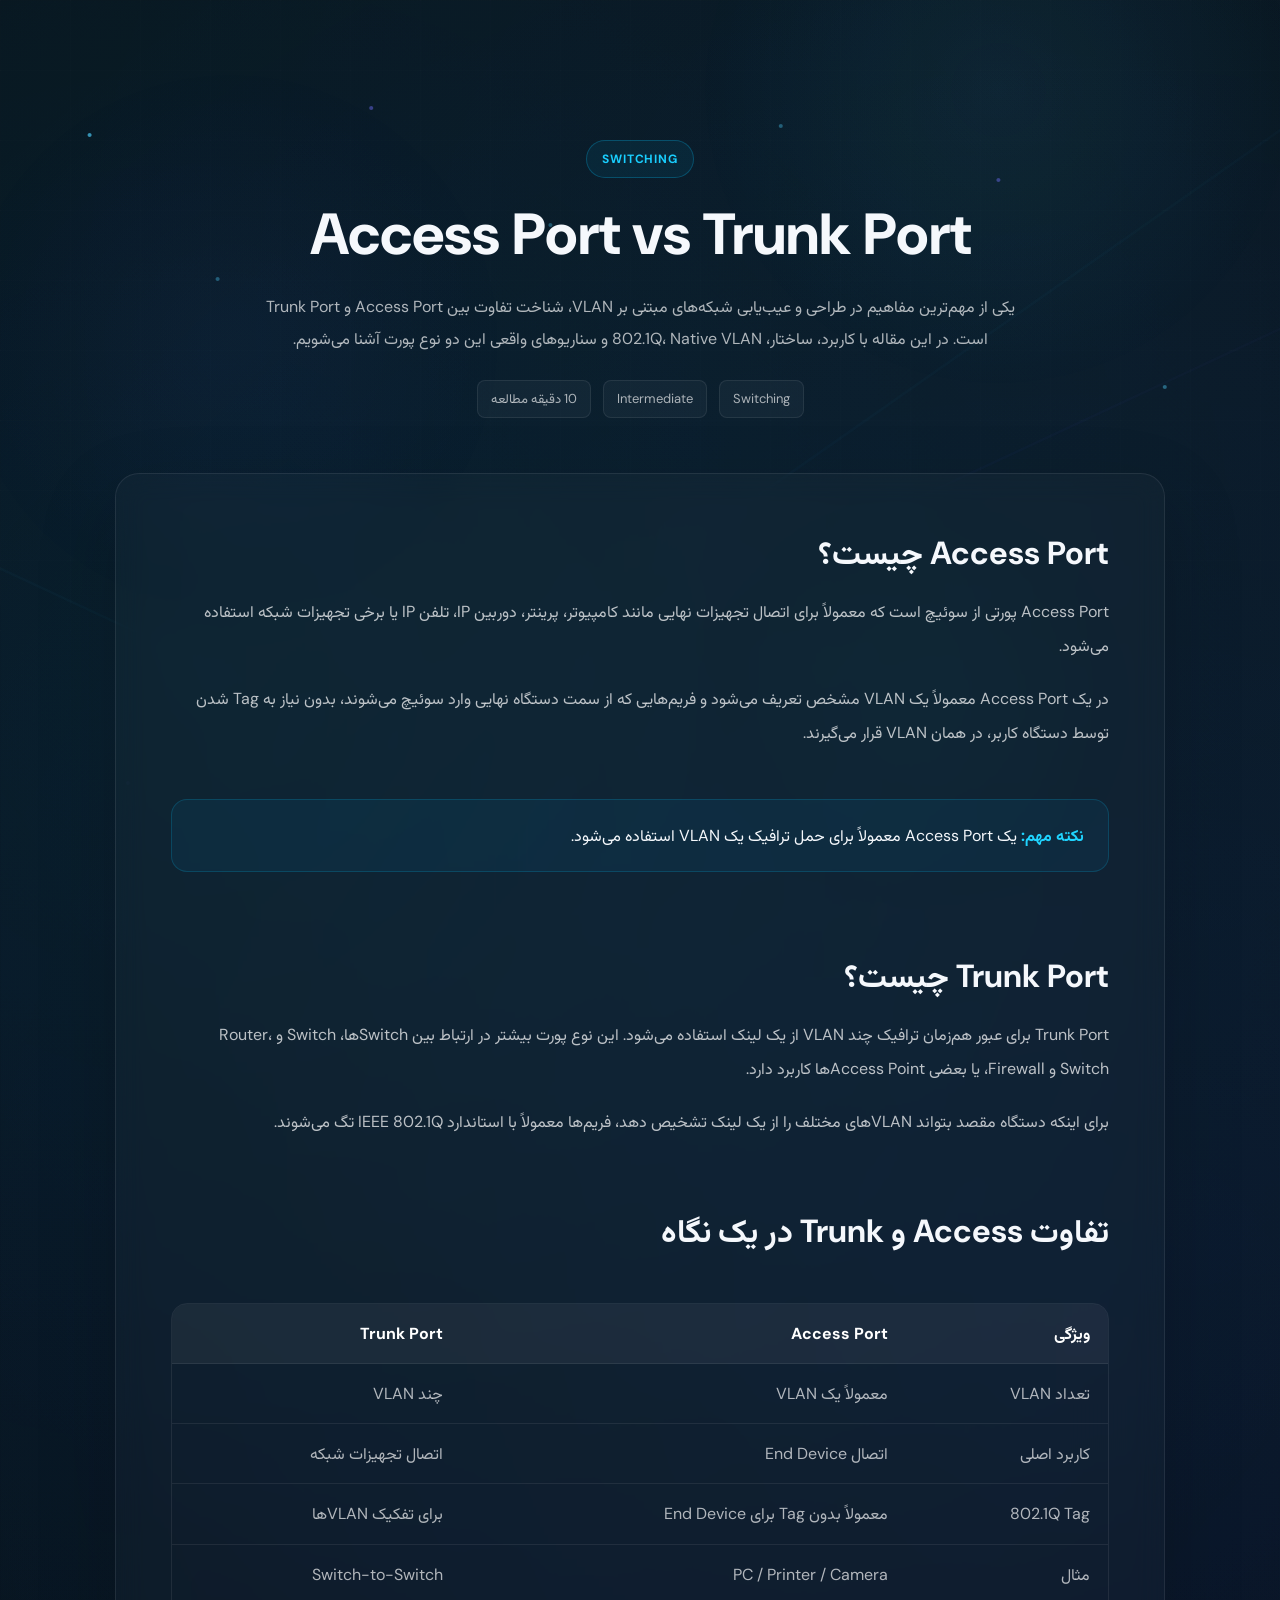
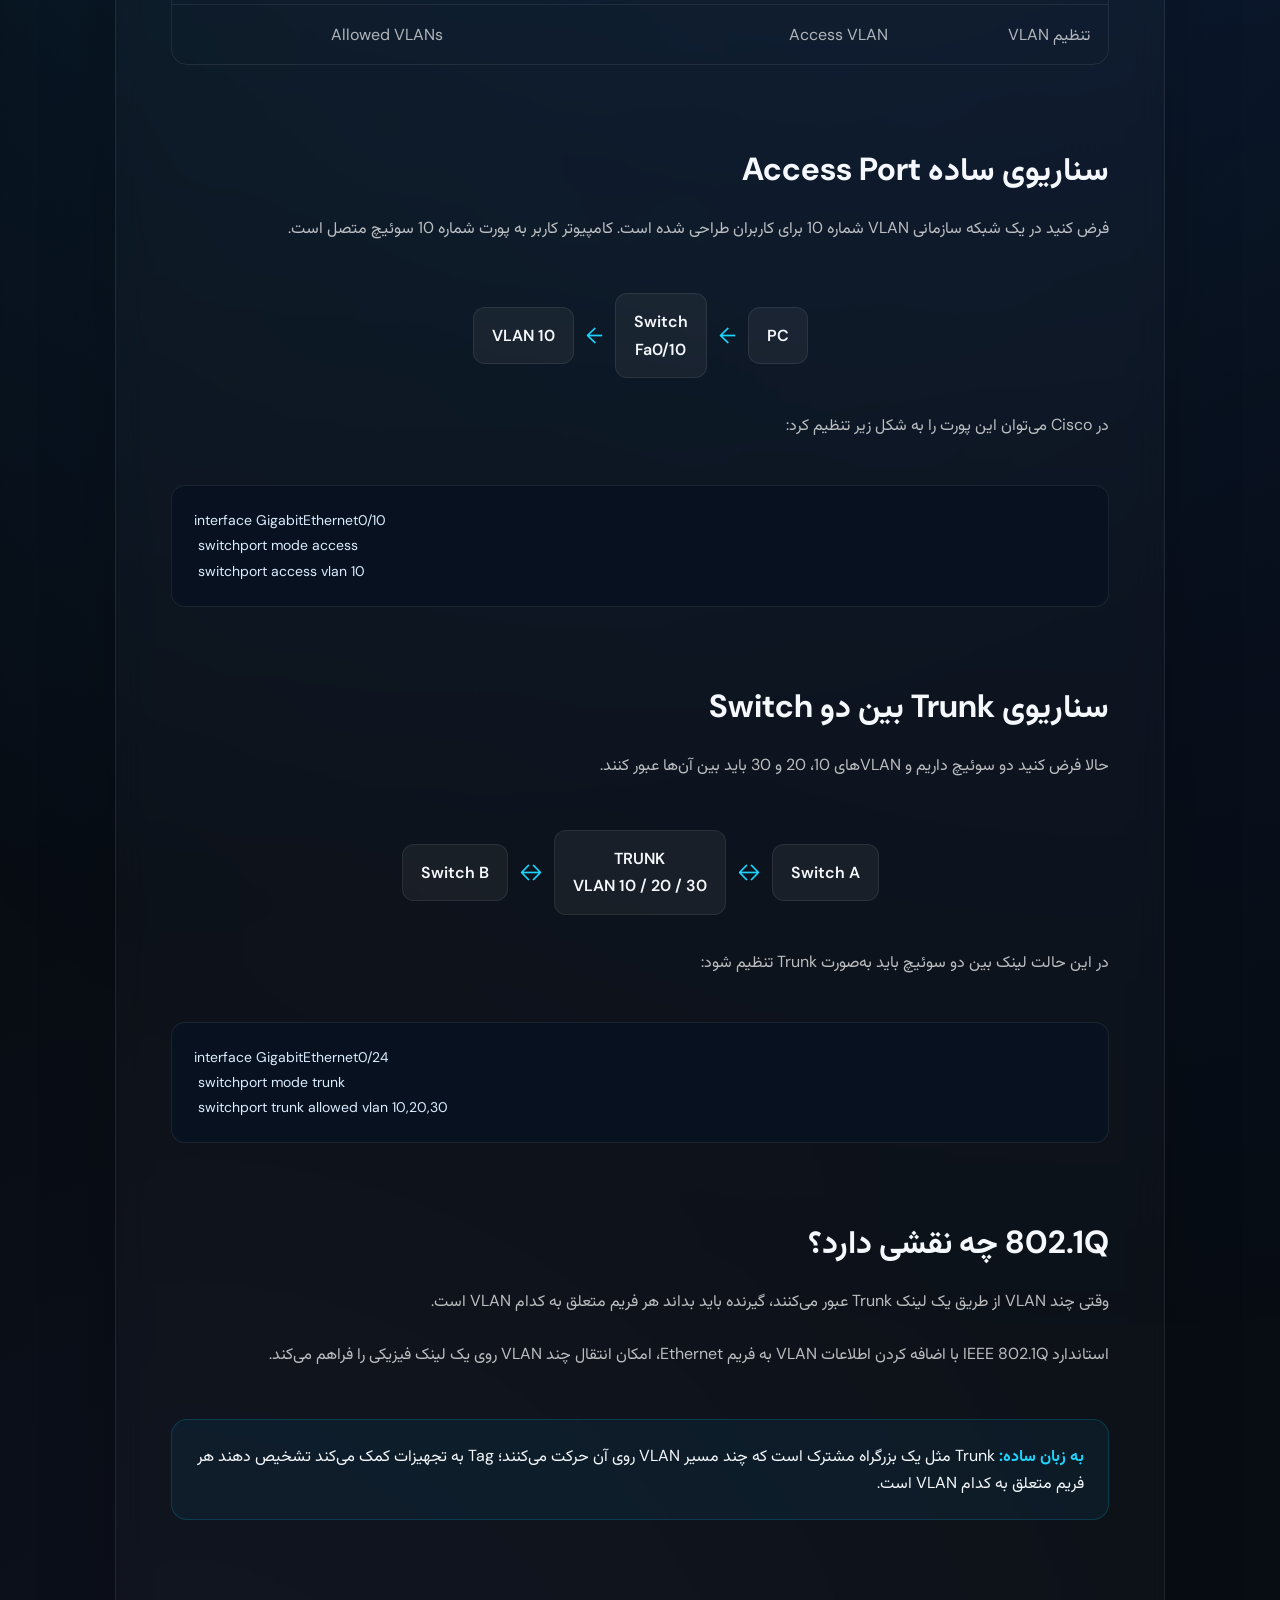
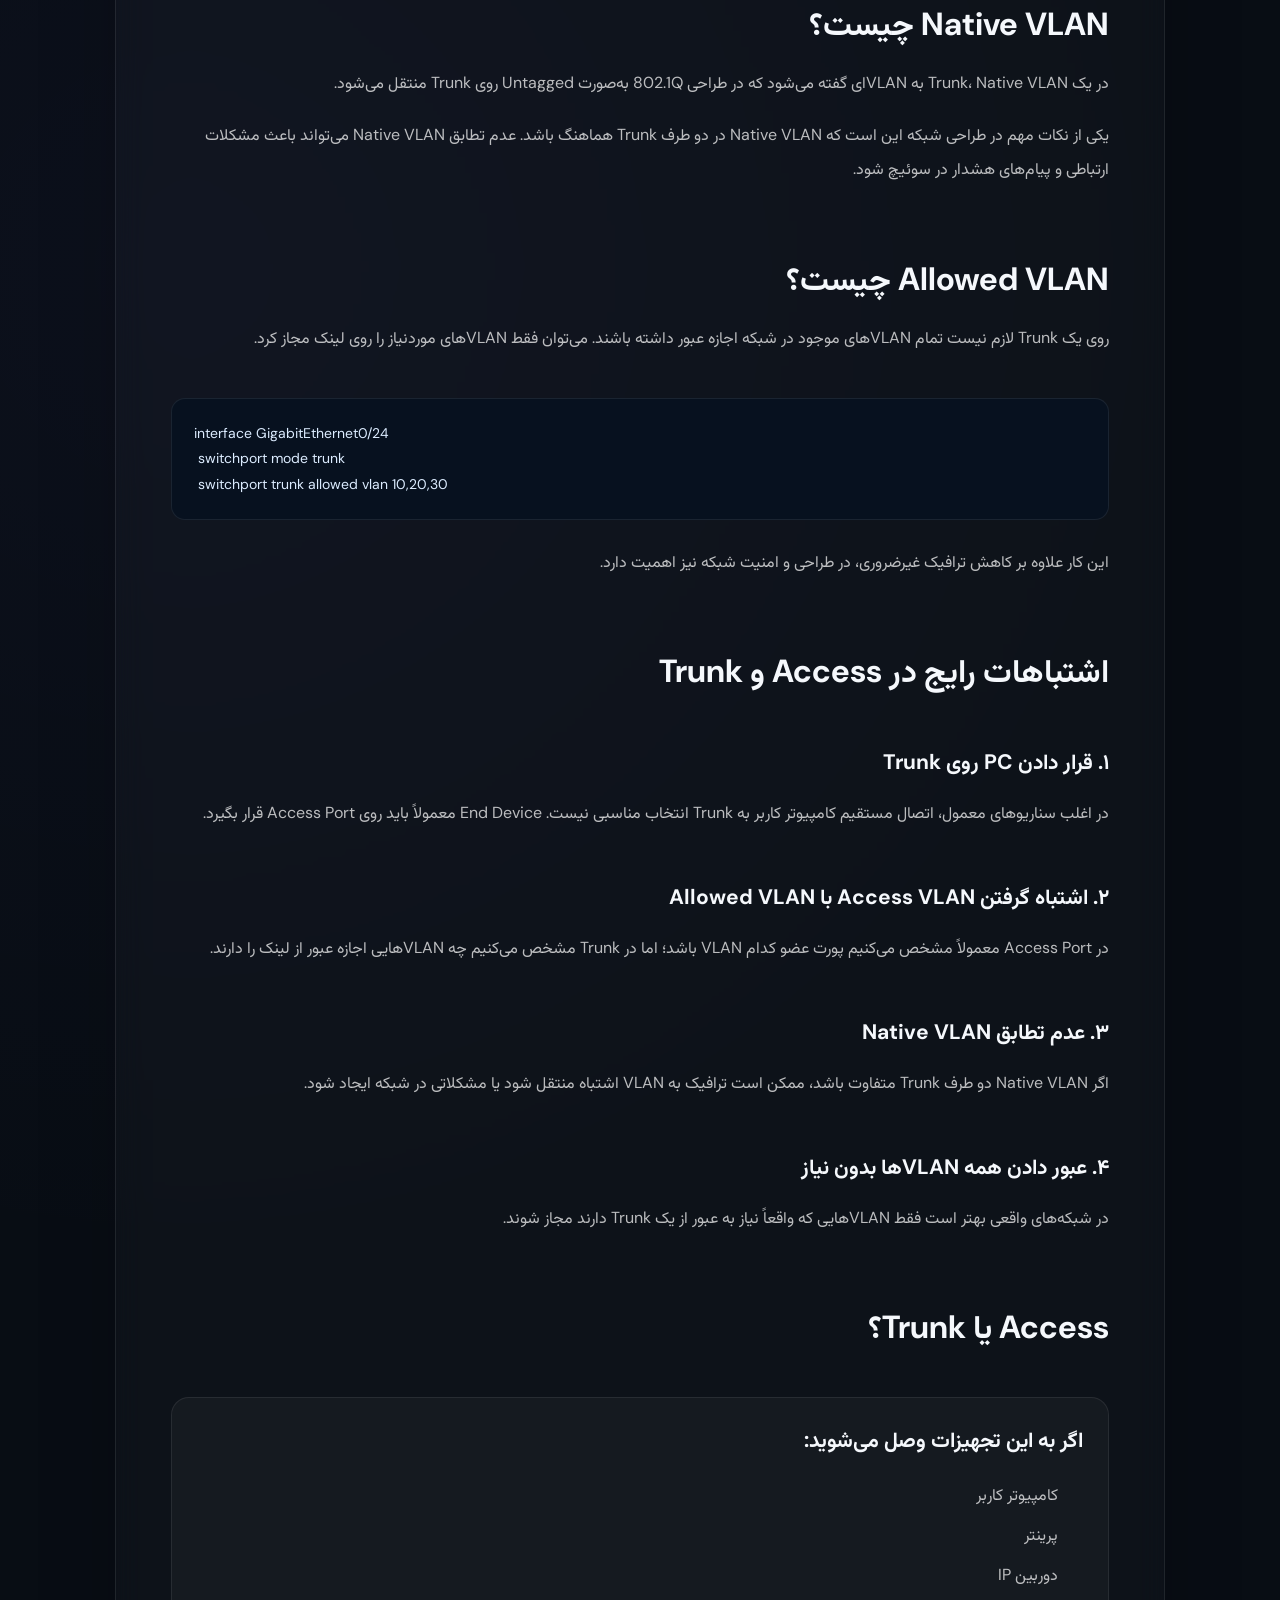
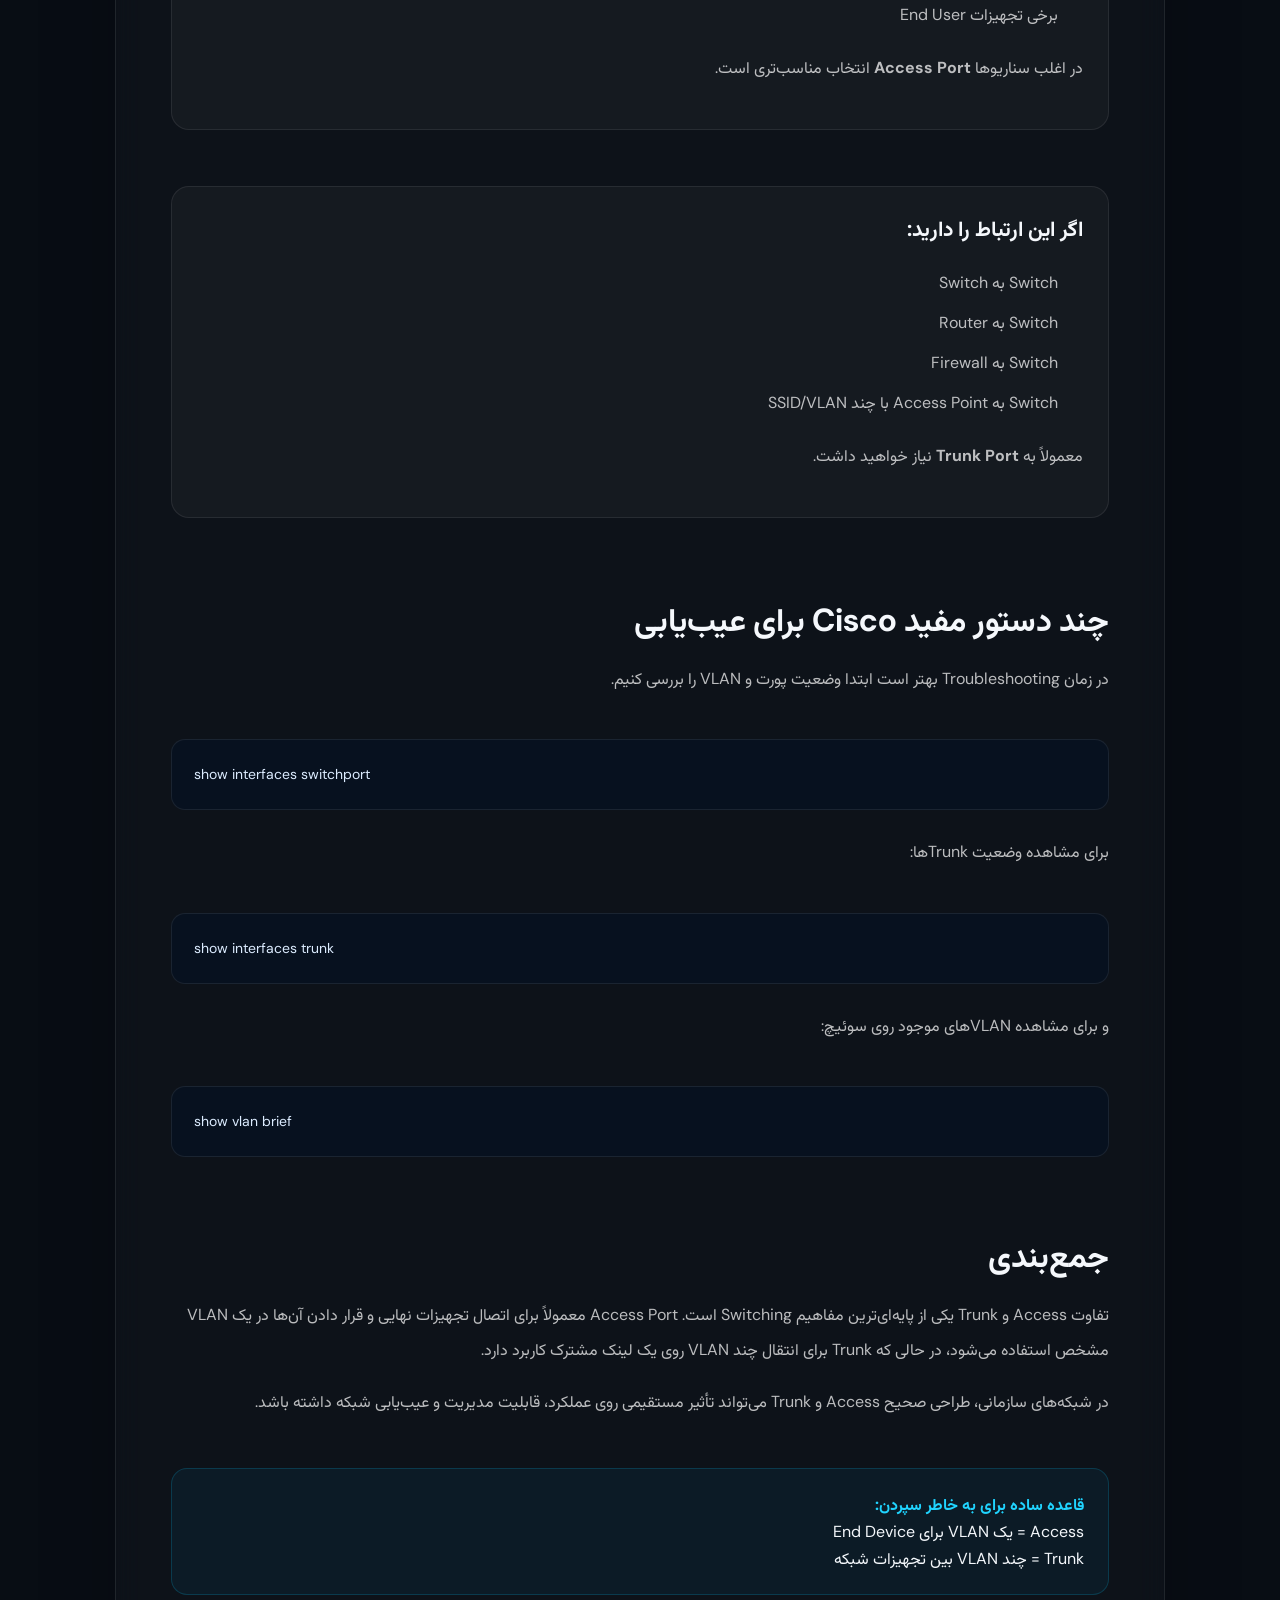
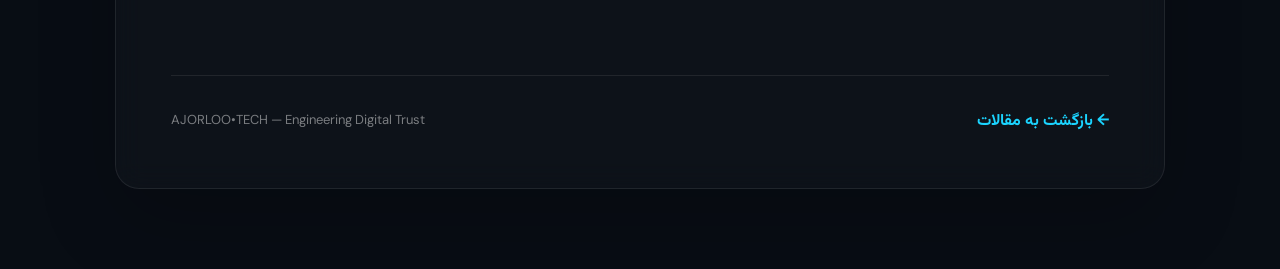
<file: access-vs-trunk.html>
<!DOCTYPE html>
<html lang="fa" dir="rtl">
<head>
  <meta charset="UTF-8" />
  <meta name="viewport" content="width=device-width, initial-scale=1.0" />

  <title>Access Port vs Trunk Port | AJORLOO•TECH</title>

  <meta
    name="description"
    content="راهنمای کامل تفاوت Access Port و Trunk Port در شبکه‌های Cisco، VLAN، 802.1Q، Native VLAN و سناریوهای واقعی شبکه."
  />

  <link rel="preconnect" href="https://fonts.googleapis.com">
  <link rel="preconnect" href="https://fonts.gstatic.com" crossorigin>

  <link
    href="https://fonts.googleapis.com/css2?family=DM+Sans:wght@400;500;600;700&family=Vazirmatn:wght@400;500;600;700;800&display=swap"
    rel="stylesheet"
  />

  <link rel="stylesheet" href="../styles.css" />

  <style>
    .article-page {
      min-height: 100vh;
      padding: 140px 20px 80px;
      background:
        radial-gradient(circle at 15% 10%, rgba(0, 190, 255, 0.08), transparent 30%),
        radial-gradient(circle at 85% 20%, rgba(30, 90, 255, 0.08), transparent 30%);
    }

    .article-container {
      width: min(1050px, 100%);
      margin: 0 auto;
    }

    .article-header {
      text-align: center;
      margin-bottom: 55px;
    }

    .article-category-badge {
      display: inline-flex;
      align-items: center;
      gap: 8px;
      padding: 8px 15px;
      border: 1px solid rgba(0, 200, 255, 0.25);
      border-radius: 999px;
      background: rgba(0, 180, 255, 0.07);
      color: #19cfff;
      font-size: 12px;
      font-weight: 700;
      letter-spacing: 0.08em;
      margin-bottom: 20px;
    }

    .article-header h1 {
      margin: 0 auto 20px;
      max-width: 850px;
      font-size: clamp(32px, 5vw, 58px);
      line-height: 1.25;
      font-weight: 800;
    }

    .article-header p {
      max-width: 760px;
      margin: 0 auto;
      color: rgba(255,255,255,0.68);
      line-height: 2;
      font-size: 16px;
    }

    .article-meta-bar {
      display: flex;
      justify-content: center;
      align-items: center;
      flex-wrap: wrap;
      gap: 12px;
      margin-top: 25px;
    }

    .article-meta-item {
      padding: 7px 13px;
      border-radius: 8px;
      background: rgba(255,255,255,0.04);
      border: 1px solid rgba(255,255,255,0.08);
      color: rgba(255,255,255,0.65);
      font-size: 13px;
    }

    .article-content {
      background: rgba(255,255,255,0.025);
      border: 1px solid rgba(255,255,255,0.08);
      border-radius: 24px;
      padding: clamp(25px, 5vw, 55px);
      backdrop-filter: blur(14px);
      box-shadow: 0 30px 80px rgba(0,0,0,0.18);
    }

    .article-content h2 {
      margin: 50px 0 18px;
      font-size: clamp(23px, 3vw, 32px);
      line-height: 1.5;
    }

    .article-content h2:first-child {
      margin-top: 0;
    }

    .article-content h3 {
      margin: 32px 0 15px;
      font-size: 21px;
    }

    .article-content p {
      color: rgba(255,255,255,0.72);
      line-height: 2.15;
      font-size: 16px;
      margin: 0 0 18px;
    }

    .article-content ul,
    .article-content ol {
      padding-right: 25px;
      margin: 20px 0;
    }

    .article-content li {
      color: rgba(255,255,255,0.72);
      line-height: 2;
      margin-bottom: 8px;
    }

    .highlight-box {
      margin: 30px 0;
      padding: 22px 24px;
      border-radius: 16px;
      background: rgba(0, 180, 255, 0.06);
      border: 1px solid rgba(0, 200, 255, 0.18);
    }

    .highlight-box strong {
      color: #20d4ff;
    }

    .comparison-table-wrapper {
      overflow-x: auto;
      margin: 30px 0;
      border-radius: 16px;
      border: 1px solid rgba(255,255,255,0.08);
    }

    .comparison-table {
      width: 100%;
      min-width: 650px;
      border-collapse: collapse;
    }

    .comparison-table th,
    .comparison-table td {
      padding: 16px 18px;
      text-align: right;
      border-bottom: 1px solid rgba(255,255,255,0.07);
    }

    .comparison-table th {
      background: rgba(255,255,255,0.05);
      color: #fff;
      font-weight: 700;
    }

    .comparison-table td {
      color: rgba(255,255,255,0.68);
    }

    .comparison-table tr:last-child td {
      border-bottom: none;
    }

    .code-block {
      direction: ltr;
      text-align: left;
      margin: 25px 0;
      padding: 22px;
      border-radius: 14px;
      background: #07111f;
      border: 1px solid rgba(255,255,255,0.08);
      overflow-x: auto;
      font-family: "DM Sans", monospace;
      font-size: 14px;
      line-height: 1.8;
      color: #dcecff;
      white-space: pre;
    }

    .scenario-card {
      margin: 28px 0;
      padding: 25px;
      border-radius: 18px;
      background: rgba(255,255,255,0.035);
      border: 1px solid rgba(255,255,255,0.08);
    }

    .scenario-card h3 {
      margin-top: 0;
    }

    .flow {
      display: flex;
      justify-content: center;
      align-items: center;
      flex-wrap: wrap;
      gap: 12px;
      margin: 30px 0;
    }

    .flow-item {
      padding: 14px 18px;
      border-radius: 12px;
      background: rgba(255,255,255,0.05);
      border: 1px solid rgba(255,255,255,0.08);
      font-weight: 600;
      text-align: center;
    }

    .flow-arrow {
      color: #1bd4ff;
      font-size: 22px;
    }

    .article-footer {
      margin-top: 50px;
      padding-top: 30px;
      border-top: 1px solid rgba(255,255,255,0.08);
      display: flex;
      justify-content: space-between;
      gap: 20px;
      flex-wrap: wrap;
      align-items: center;
    }

    .back-link {
      display: inline-flex;
      align-items: center;
      gap: 8px;
      color: #1bd4ff;
      text-decoration: none;
      font-weight: 700;
    }

    .article-brand {
      color: rgba(255,255,255,0.45);
      font-size: 13px;
    }

    @media (max-width: 700px) {
      .article-page {
        padding-top: 110px;
      }

      .article-content {
        border-radius: 18px;
      }

      .article-content p,
      .article-content li {
        font-size: 15px;
      }

      .article-footer {
        flex-direction: column;
        align-items: flex-start;
      }
    }
  </style>
</head>

<body>

  <main class="article-page">
    <div class="article-container">

      <!-- Article Header -->
      <header class="article-header">

        <div class="article-category-badge">
          SWITCHING
        </div>

        <h1>
          Access Port vs Trunk Port
        </h1>

        <p>
          یکی از مهم‌ترین مفاهیم در طراحی و عیب‌یابی شبکه‌های مبتنی بر VLAN،
          شناخت تفاوت بین Access Port و Trunk Port است. در این مقاله با
          کاربرد، ساختار، 802.1Q، Native VLAN و سناریوهای واقعی این دو نوع
          پورت آشنا می‌شویم.
        </p>

        <div class="article-meta-bar">
          <span class="article-meta-item">Switching</span>
          <span class="article-meta-item">Intermediate</span>
          <span class="article-meta-item">10 دقیقه مطالعه</span>
        </div>

      </header>


      <!-- Article Content -->
      <article class="article-content">

        <h2>Access Port چیست؟</h2>

        <p>
          Access Port پورتی از سوئیچ است که معمولاً برای اتصال تجهیزات نهایی
          مانند کامپیوتر، پرینتر، دوربین IP، تلفن IP یا برخی تجهیزات شبکه
          استفاده می‌شود.
        </p>

        <p>
          در یک Access Port معمولاً یک VLAN مشخص تعریف می‌شود و فریم‌هایی که
          از سمت دستگاه نهایی وارد سوئیچ می‌شوند، بدون نیاز به Tag شدن توسط
          دستگاه کاربر، در همان VLAN قرار می‌گیرند.
        </p>

        <div class="highlight-box">
          <strong>نکته مهم:</strong>
          یک Access Port معمولاً برای حمل ترافیک یک VLAN استفاده می‌شود.
        </div>


        <h2>Trunk Port چیست؟</h2>

        <p>
          Trunk Port برای عبور هم‌زمان ترافیک چند VLAN از یک لینک استفاده
          می‌شود. این نوع پورت بیشتر در ارتباط بین Switchها، Switch و
          Router، Switch و Firewall، یا بعضی Access Pointها کاربرد دارد.
        </p>

        <p>
          برای اینکه دستگاه مقصد بتواند VLANهای مختلف را از یک لینک تشخیص
          دهد، فریم‌ها معمولاً با استاندارد IEEE 802.1Q تگ می‌شوند.
        </p>


        <h2>تفاوت Access و Trunk در یک نگاه</h2>

        <div class="comparison-table-wrapper">

          <table class="comparison-table">

            <thead>
              <tr>
                <th>ویژگی</th>
                <th>Access Port</th>
                <th>Trunk Port</th>
              </tr>
            </thead>

            <tbody>

              <tr>
                <td>تعداد VLAN</td>
                <td>معمولاً یک VLAN</td>
                <td>چند VLAN</td>
              </tr>

              <tr>
                <td>کاربرد اصلی</td>
                <td>اتصال End Device</td>
                <td>اتصال تجهیزات شبکه</td>
              </tr>

              <tr>
                <td>802.1Q Tag</td>
                <td>معمولاً بدون Tag برای End Device</td>
                <td>برای تفکیک VLANها</td>
              </tr>

              <tr>
                <td>مثال</td>
                <td>PC / Printer / Camera</td>
                <td>Switch-to-Switch</td>
              </tr>

              <tr>
                <td>تنظیم VLAN</td>
                <td>Access VLAN</td>
                <td>Allowed VLANs</td>
              </tr>

            </tbody>

          </table>

        </div>


        <h2>سناریوی ساده Access Port</h2>

        <p>
          فرض کنید در یک شبکه سازمانی VLAN شماره 10 برای کاربران طراحی شده
          است. کامپیوتر کاربر به پورت شماره 10 سوئیچ متصل است.
        </p>

        <div class="flow">

          <div class="flow-item">
            PC
          </div>

          <div class="flow-arrow">
            ←
          </div>

          <div class="flow-item">
            Switch<br>
            Fa0/10
          </div>

          <div class="flow-arrow">
            ←
          </div>

          <div class="flow-item">
            VLAN 10
          </div>

        </div>

        <p>
          در Cisco می‌توان این پورت را به شکل زیر تنظیم کرد:
        </p>

        <div class="code-block">interface GigabitEthernet0/10
 switchport mode access
 switchport access vlan 10</div>


        <h2>سناریوی Trunk بین دو Switch</h2>

        <p>
          حالا فرض کنید دو سوئیچ داریم و VLANهای 10، 20 و 30 باید بین آن‌ها
          عبور کنند.
        </p>

        <div class="flow">

          <div class="flow-item">
            Switch A
          </div>

          <div class="flow-arrow">
            ↔
          </div>

          <div class="flow-item">
            TRUNK<br>
            VLAN 10 / 20 / 30
          </div>

          <div class="flow-arrow">
            ↔
          </div>

          <div class="flow-item">
            Switch B
          </div>

        </div>

        <p>
          در این حالت لینک بین دو سوئیچ باید به‌صورت Trunk تنظیم شود:
        </p>

        <div class="code-block">interface GigabitEthernet0/24
 switchport mode trunk
 switchport trunk allowed vlan 10,20,30</div>


        <h2>802.1Q چه نقشی دارد؟</h2>

        <p>
          وقتی چند VLAN از طریق یک لینک Trunk عبور می‌کنند، گیرنده باید
          بداند هر فریم متعلق به کدام VLAN است.
        </p>

        <p>
          استاندارد IEEE 802.1Q با اضافه کردن اطلاعات VLAN به فریم Ethernet،
          امکان انتقال چند VLAN روی یک لینک فیزیکی را فراهم می‌کند.
        </p>

        <div class="highlight-box">
          <strong>به زبان ساده:</strong>
          Trunk مثل یک بزرگراه مشترک است که چند مسیر VLAN روی آن حرکت می‌کنند؛
          Tag به تجهیزات کمک می‌کند تشخیص دهند هر فریم متعلق به کدام VLAN است.
        </div>


        <h2>Native VLAN چیست؟</h2>

        <p>
          در یک Trunk، Native VLAN به VLANای گفته می‌شود که در طراحی
          802.1Q به‌صورت Untagged روی Trunk منتقل می‌شود.
        </p>

        <p>
          یکی از نکات مهم در طراحی شبکه این است که Native VLAN در دو طرف
          Trunk هماهنگ باشد. عدم تطابق Native VLAN می‌تواند باعث مشکلات
          ارتباطی و پیام‌های هشدار در سوئیچ شود.
        </p>


        <h2>Allowed VLAN چیست؟</h2>

        <p>
          روی یک Trunk لازم نیست تمام VLANهای موجود در شبکه اجازه عبور داشته
          باشند. می‌توان فقط VLANهای موردنیاز را روی لینک مجاز کرد.
        </p>

        <div class="code-block">interface GigabitEthernet0/24
 switchport mode trunk
 switchport trunk allowed vlan 10,20,30</div>

        <p>
          این کار علاوه بر کاهش ترافیک غیرضروری، در طراحی و امنیت شبکه نیز
          اهمیت دارد.
        </p>


        <h2>اشتباهات رایج در Access و Trunk</h2>

        <h3>۱. قرار دادن PC روی Trunk</h3>

        <p>
          در اغلب سناریوهای معمول، اتصال مستقیم کامپیوتر کاربر به Trunk
          انتخاب مناسبی نیست. End Device معمولاً باید روی Access Port قرار
          بگیرد.
        </p>


        <h3>۲. اشتباه گرفتن Access VLAN با Allowed VLAN</h3>

        <p>
          در Access Port معمولاً مشخص می‌کنیم پورت عضو کدام VLAN باشد؛ اما در
          Trunk مشخص می‌کنیم چه VLANهایی اجازه عبور از لینک را دارند.
        </p>


        <h3>۳. عدم تطابق Native VLAN</h3>

        <p>
          اگر Native VLAN دو طرف Trunk متفاوت باشد، ممکن است ترافیک به VLAN
          اشتباه منتقل شود یا مشکلاتی در شبکه ایجاد شود.
        </p>


        <h3>۴. عبور دادن همه VLANها بدون نیاز</h3>

        <p>
          در شبکه‌های واقعی بهتر است فقط VLANهایی که واقعاً نیاز به عبور از
          یک Trunk دارند مجاز شوند.
        </p>


        <h2>Access یا Trunk؟</h2>

        <div class="scenario-card">

          <h3>اگر به این تجهیزات وصل می‌شوید:</h3>

          <ul>
            <li>کامپیوتر کاربر</li>
            <li>پرینتر</li>
            <li>دوربین IP</li>
            <li>برخی تجهیزات End User</li>
          </ul>

          <p>
            در اغلب سناریوها <strong>Access Port</strong> انتخاب مناسب‌تری است.
          </p>

        </div>


        <div class="scenario-card">

          <h3>اگر این ارتباط را دارید:</h3>

          <ul>
            <li>Switch به Switch</li>
            <li>Switch به Router</li>
            <li>Switch به Firewall</li>
            <li>Switch به Access Point با چند SSID/VLAN</li>
          </ul>

          <p>
            معمولاً به <strong>Trunk Port</strong> نیاز خواهید داشت.
          </p>

        </div>


        <h2>چند دستور مفید Cisco برای عیب‌یابی</h2>

        <p>
          در زمان Troubleshooting بهتر است ابتدا وضعیت پورت و VLAN را بررسی
          کنیم.
        </p>

        <div class="code-block">show interfaces switchport</div>

        <p>
          برای مشاهده وضعیت Trunkها:
        </p>

        <div class="code-block">show interfaces trunk</div>

        <p>
          و برای مشاهده VLANهای موجود روی سوئیچ:
        </p>

        <div class="code-block">show vlan brief</div>


        <h2>جمع‌بندی</h2>

        <p>
          تفاوت Access و Trunk یکی از پایه‌ای‌ترین مفاهیم Switching است.
          Access Port معمولاً برای اتصال تجهیزات نهایی و قرار دادن آن‌ها در
          یک VLAN مشخص استفاده می‌شود، در حالی که Trunk برای انتقال چند VLAN
          روی یک لینک مشترک کاربرد دارد.
        </p>

        <p>
          در شبکه‌های سازمانی، طراحی صحیح Access و Trunk می‌تواند تأثیر
          مستقیمی روی عملکرد، قابلیت مدیریت و عیب‌یابی شبکه داشته باشد.
        </p>

        <div class="highlight-box">
          <strong>قاعده ساده برای به خاطر سپردن:</strong>
          <br>
          Access = یک VLAN برای End Device
          <br>
          Trunk = چند VLAN بین تجهیزات شبکه
        </div>


        <!-- Article Footer -->
        <div class="article-footer">

          <a
            href="../index.html#articles"
            class="back-link"
          >
            ← بازگشت به مقالات
          </a>

          <span class="article-brand">
            AJORLOO•TECH — Engineering Digital Trust
          </span>

        </div>

      </article>

    </div>
  </main>

</body>
</html>
</file>
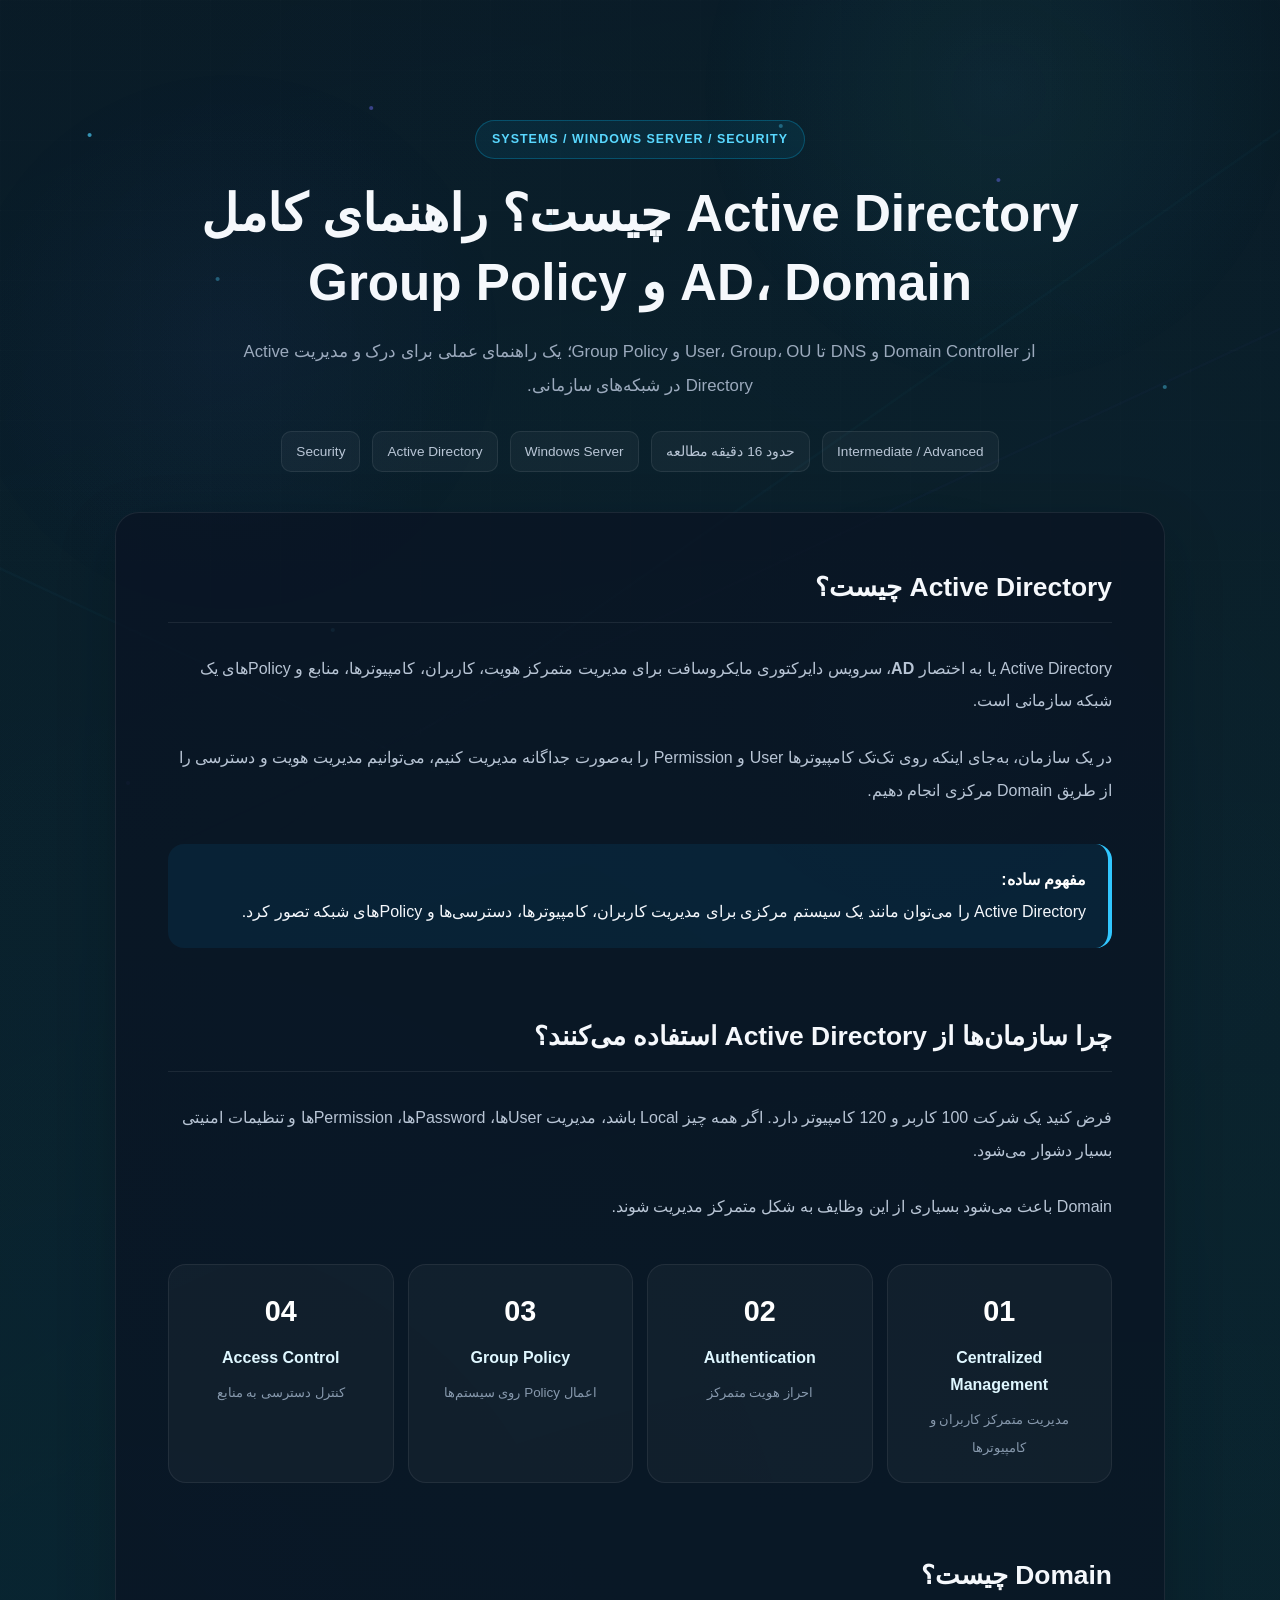
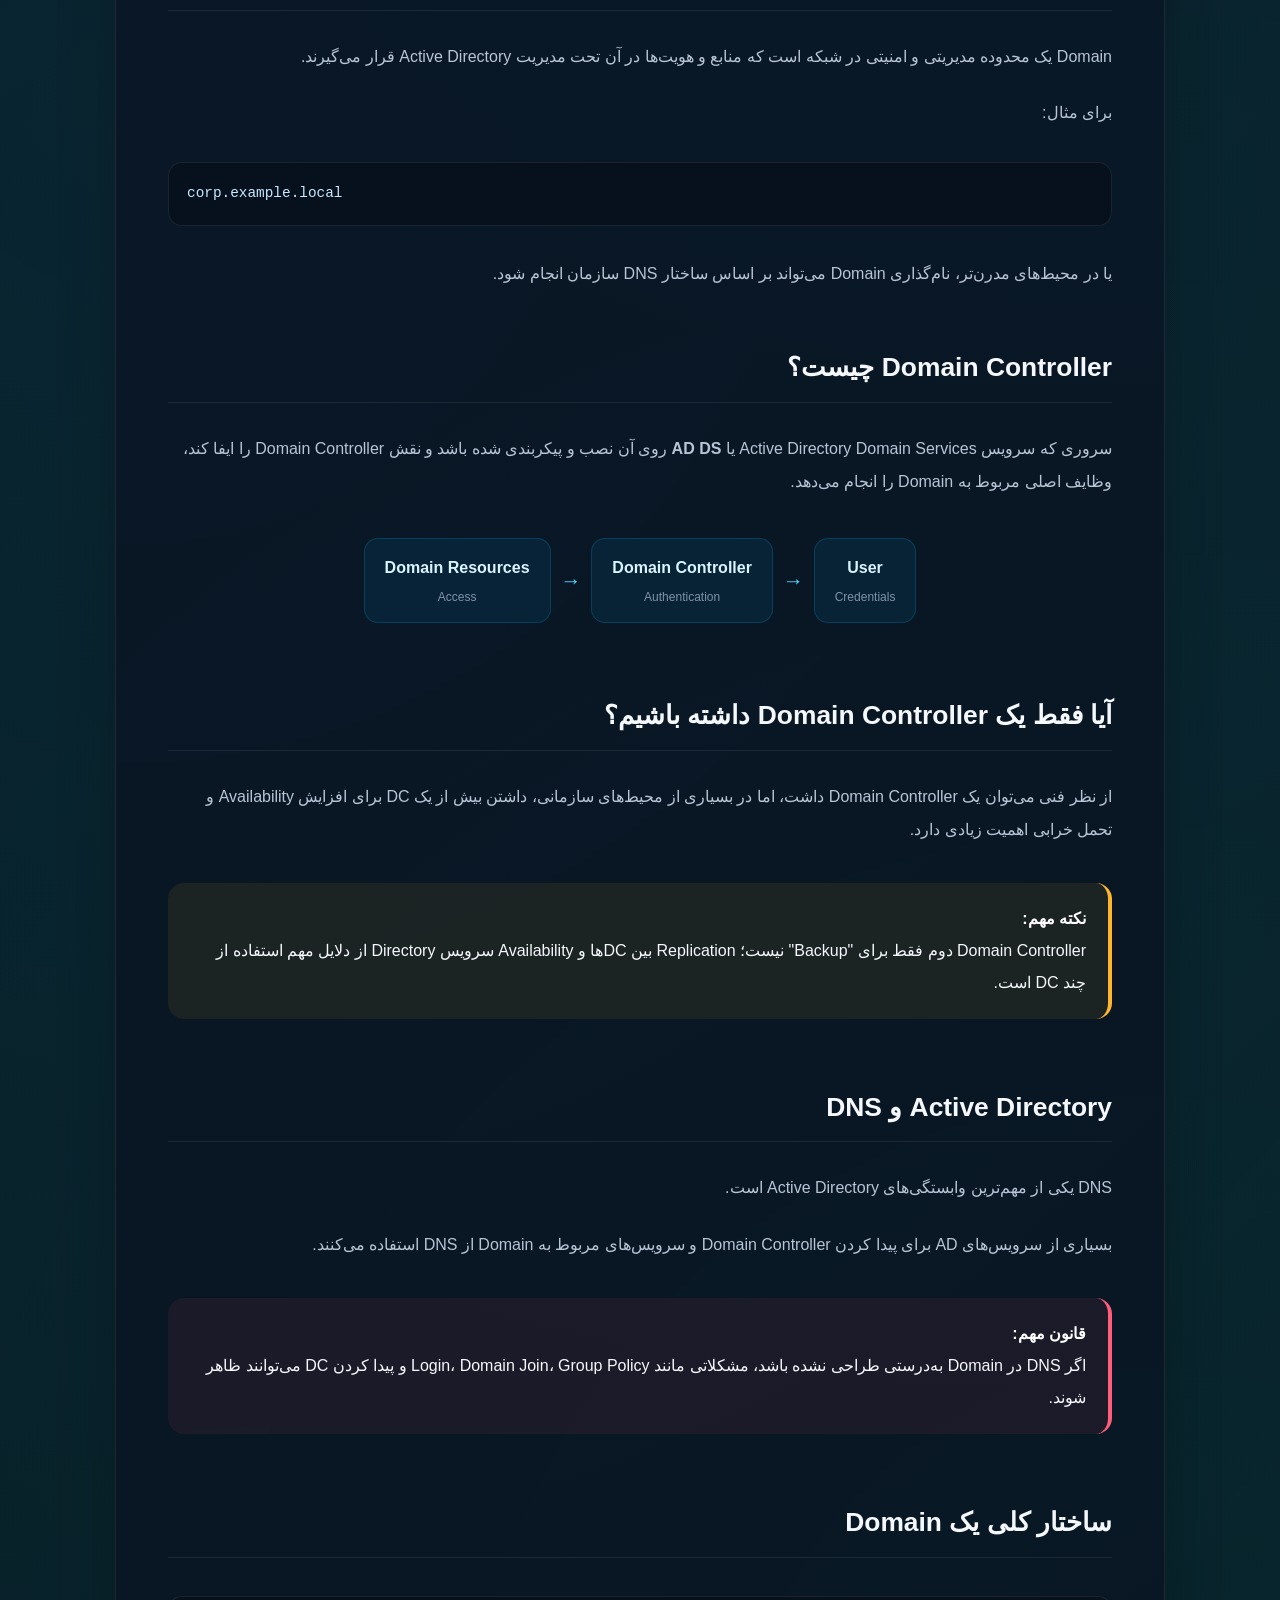
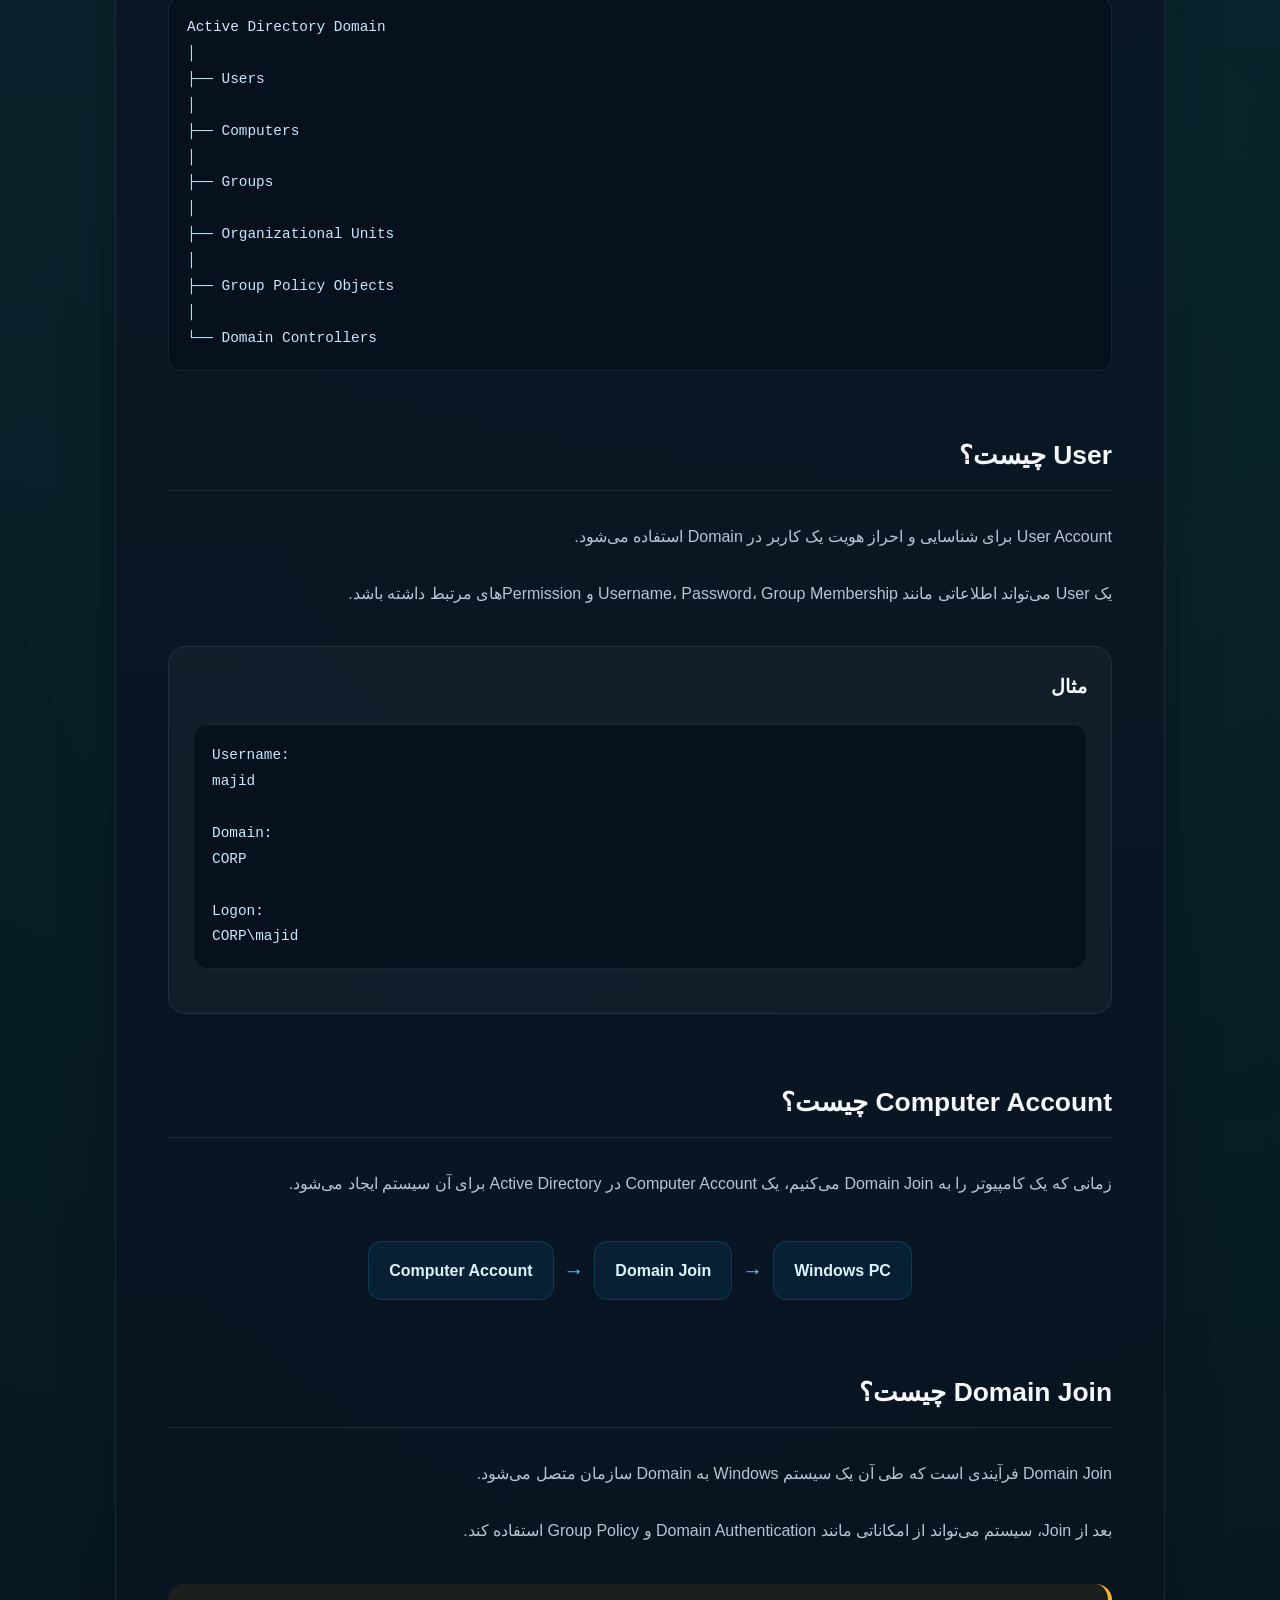
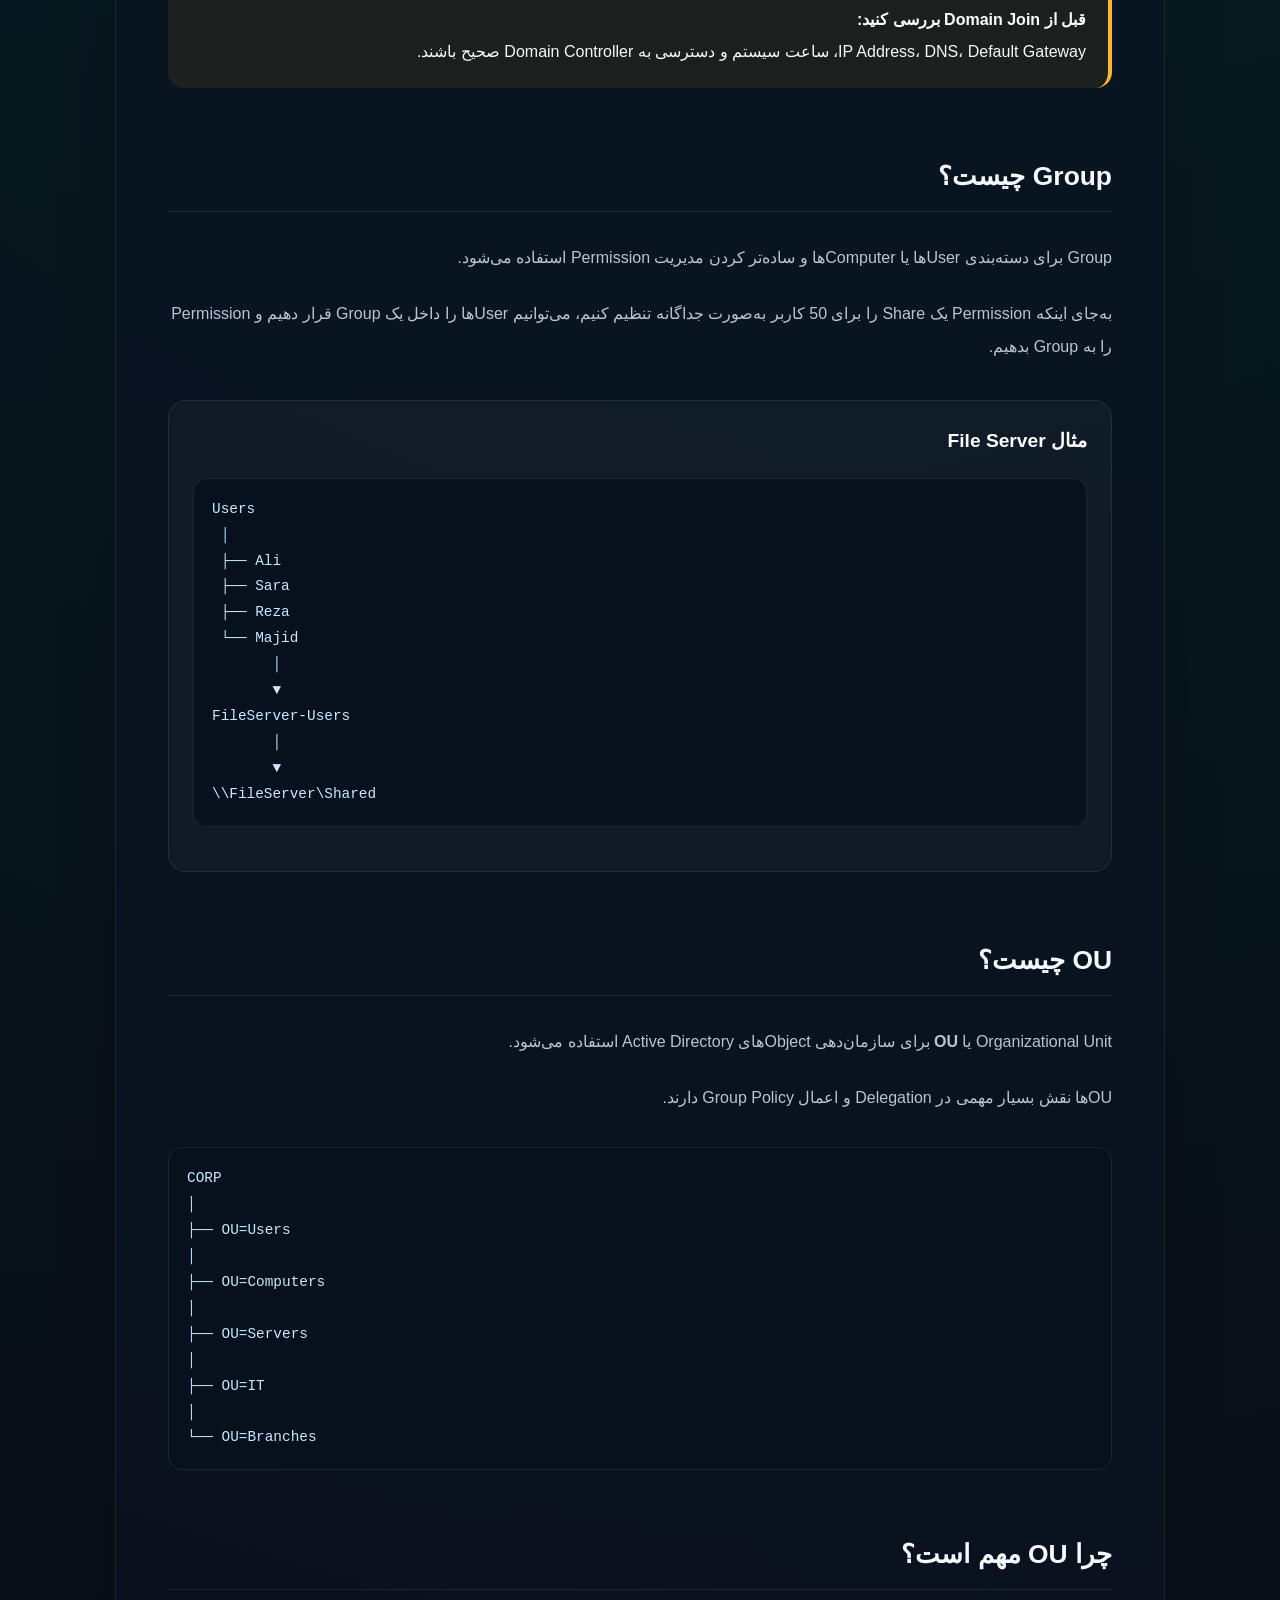
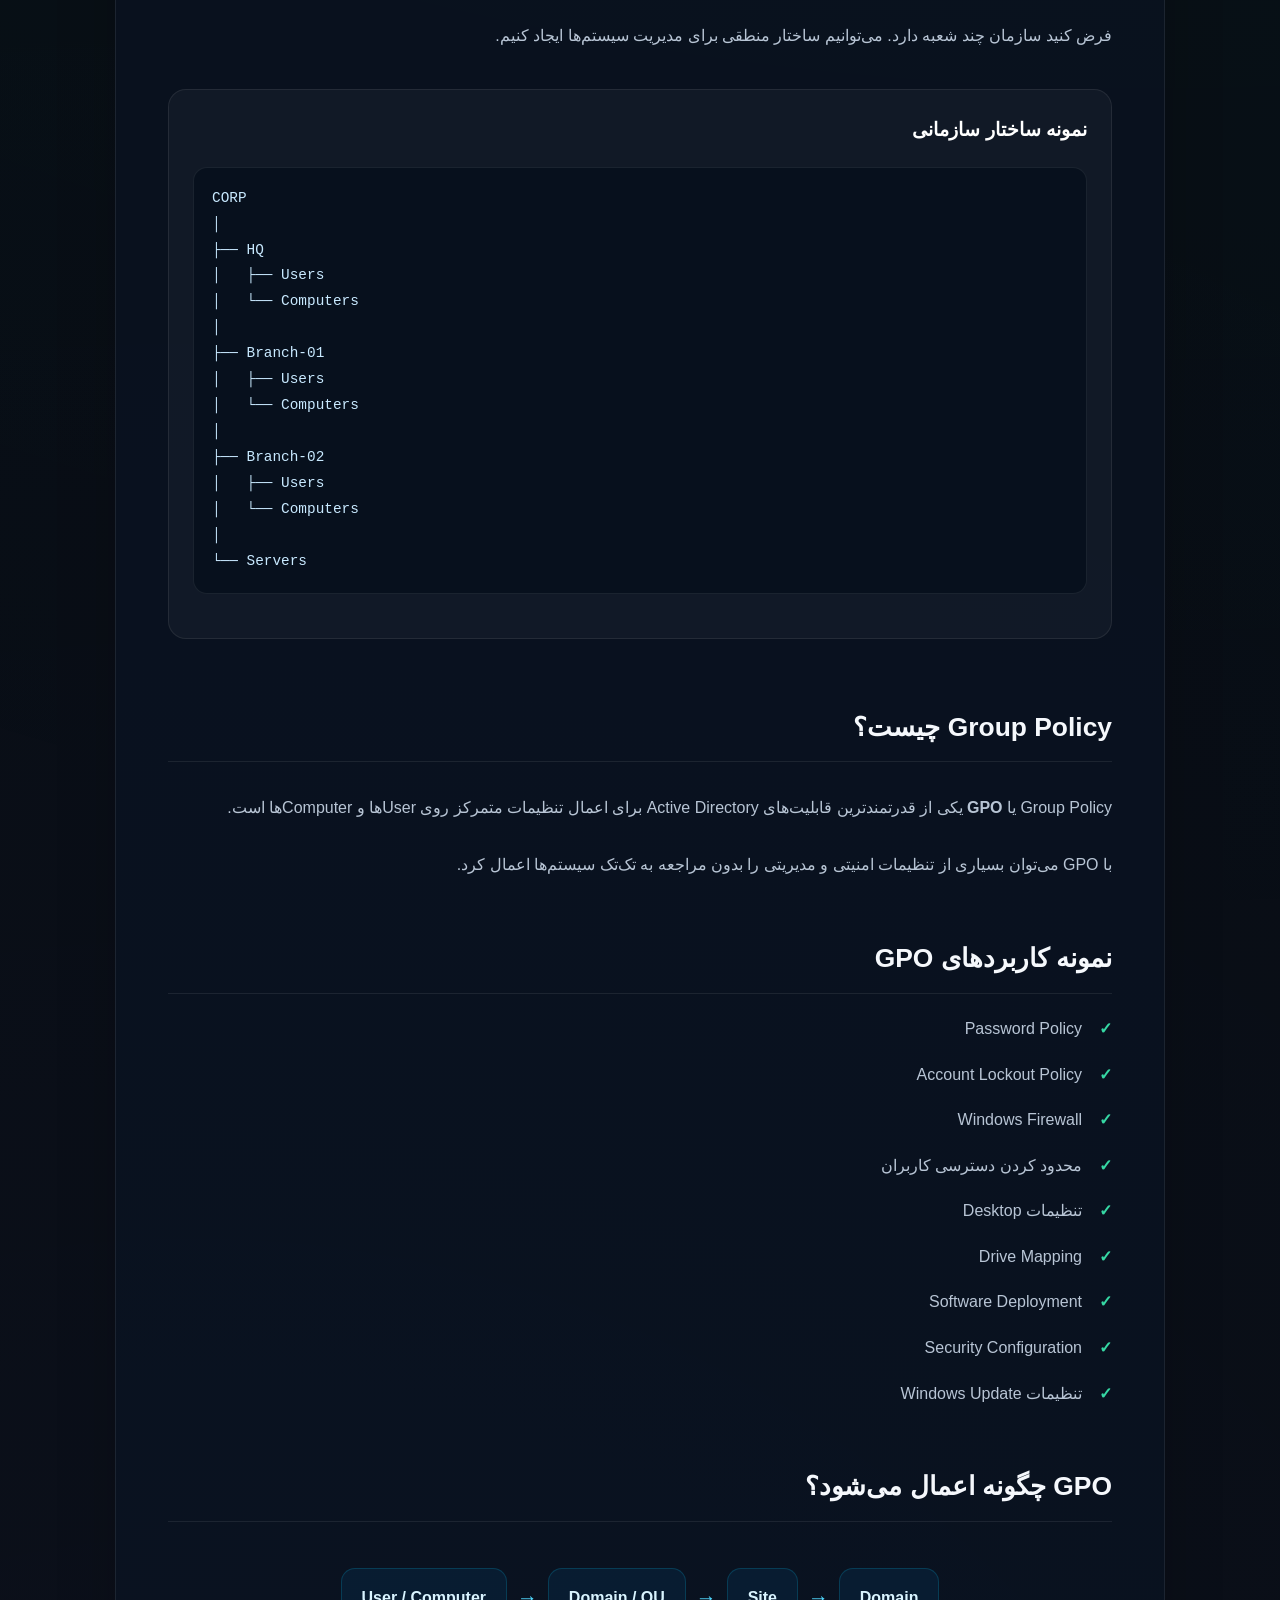
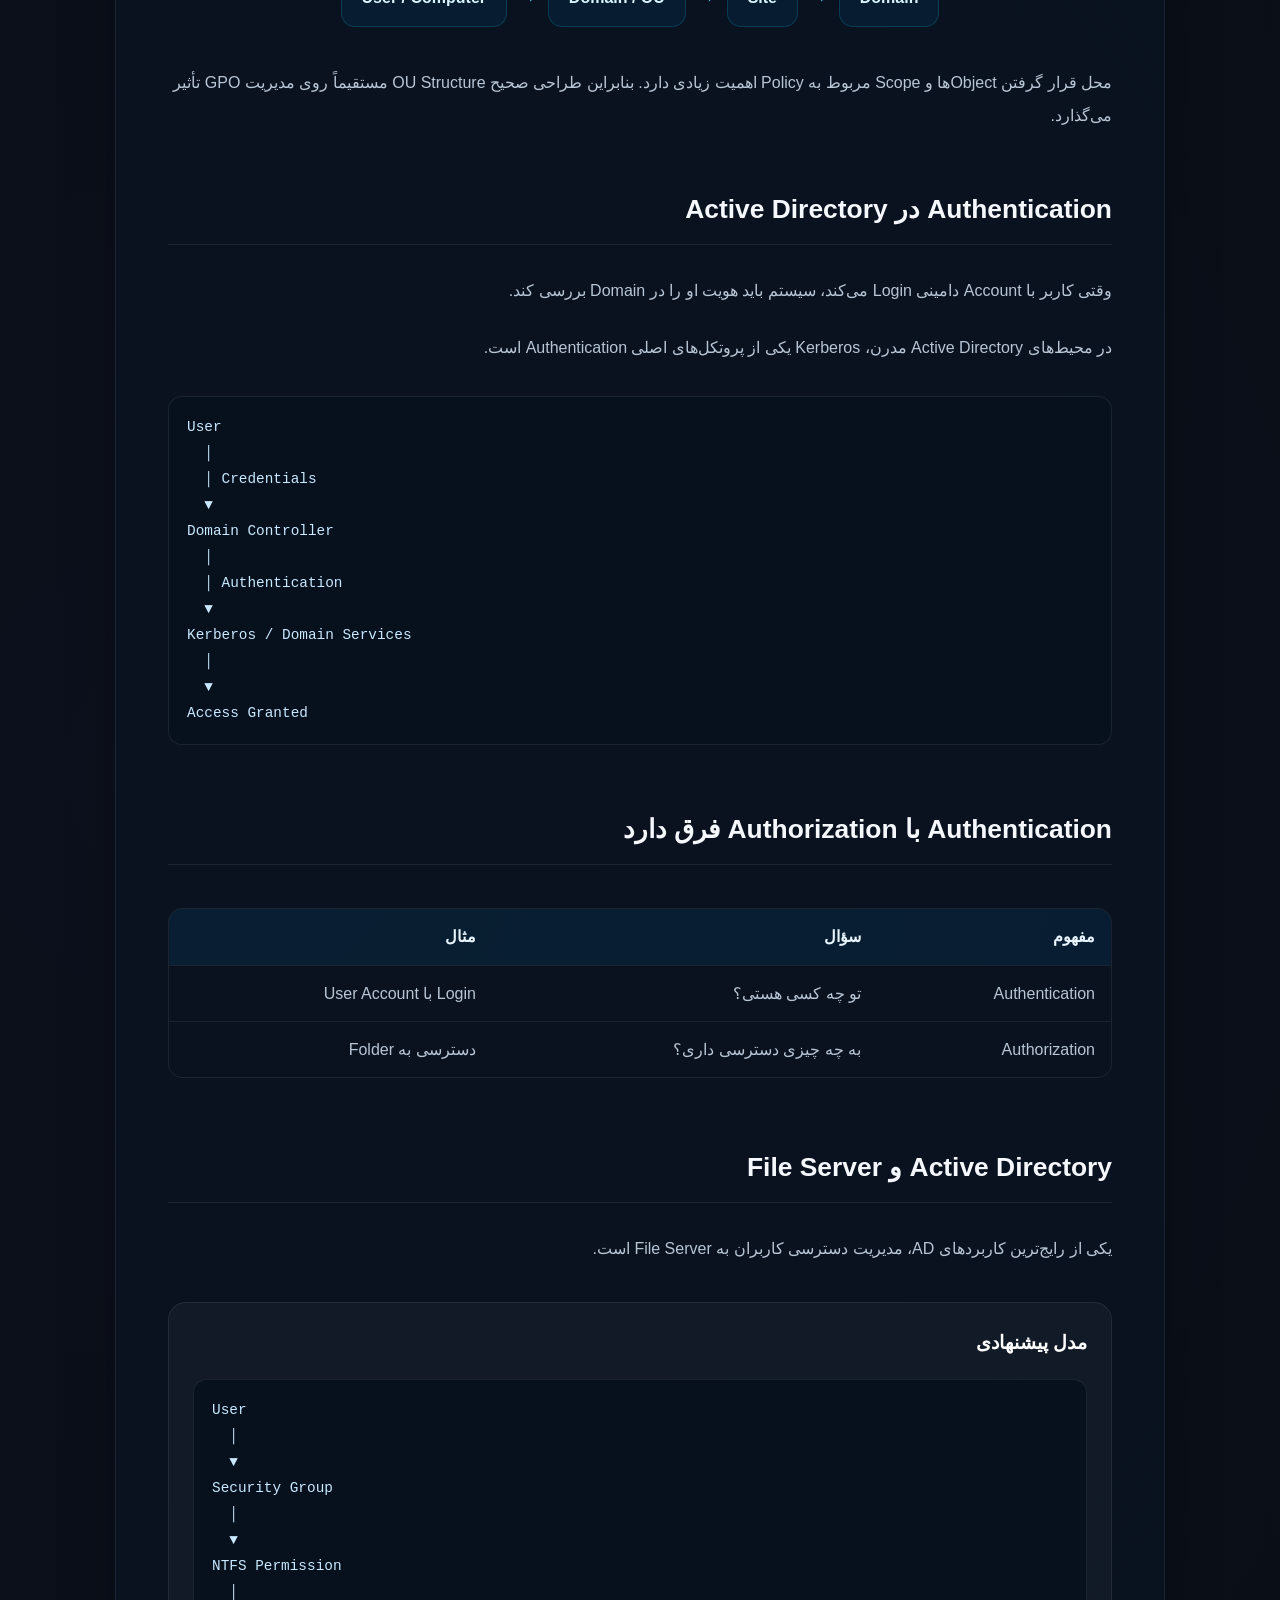
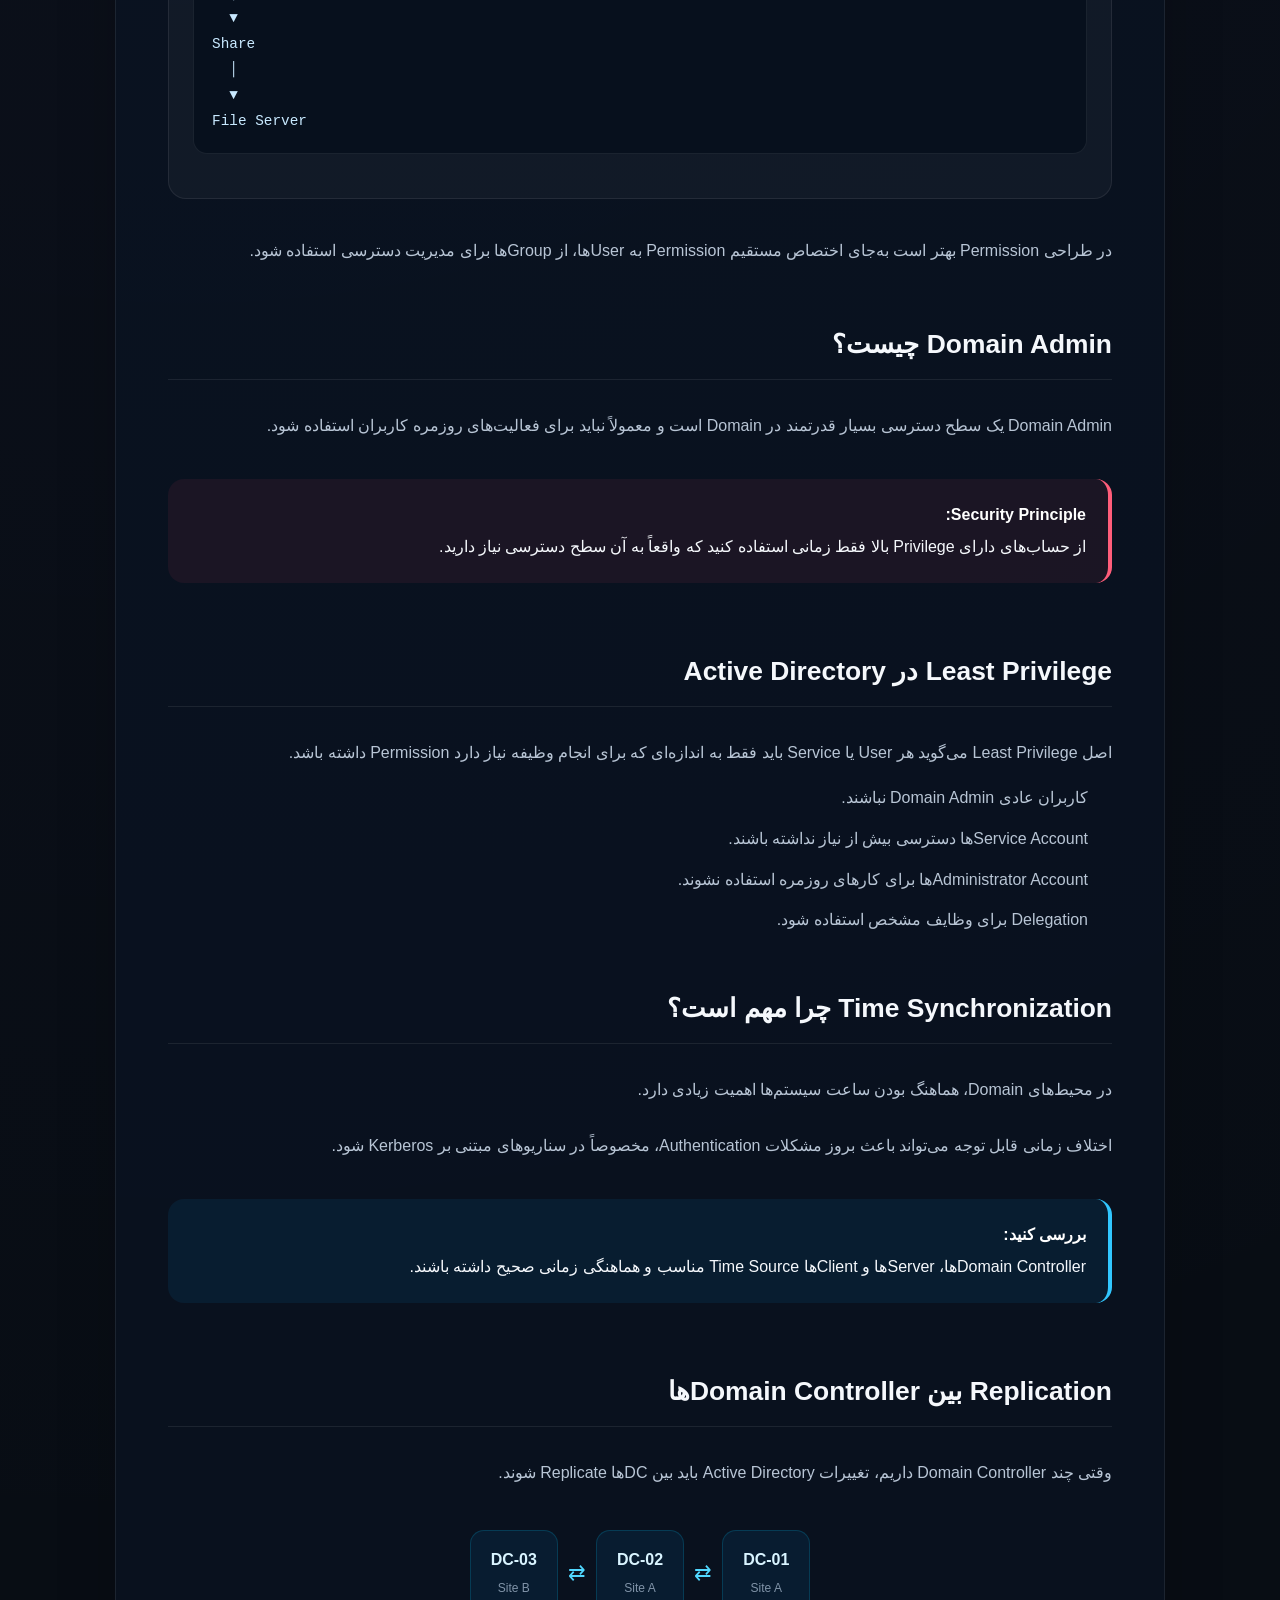
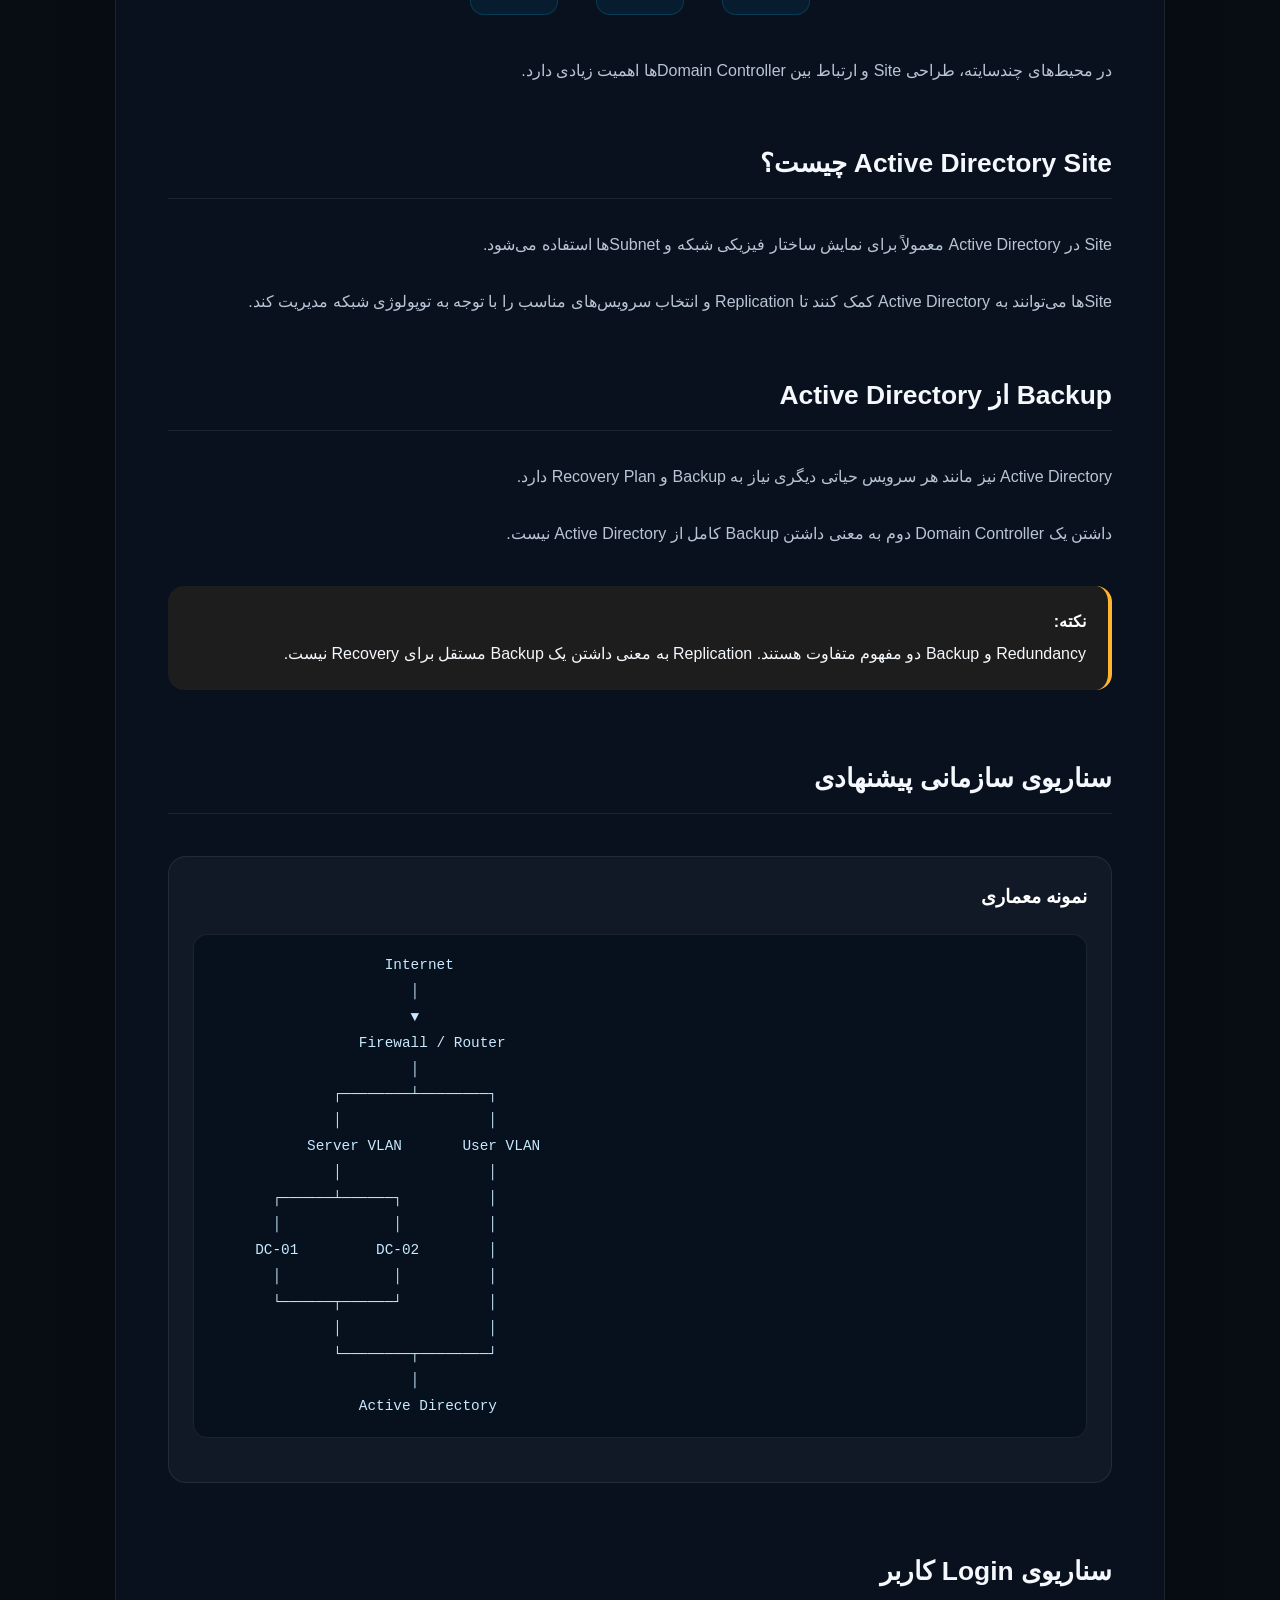
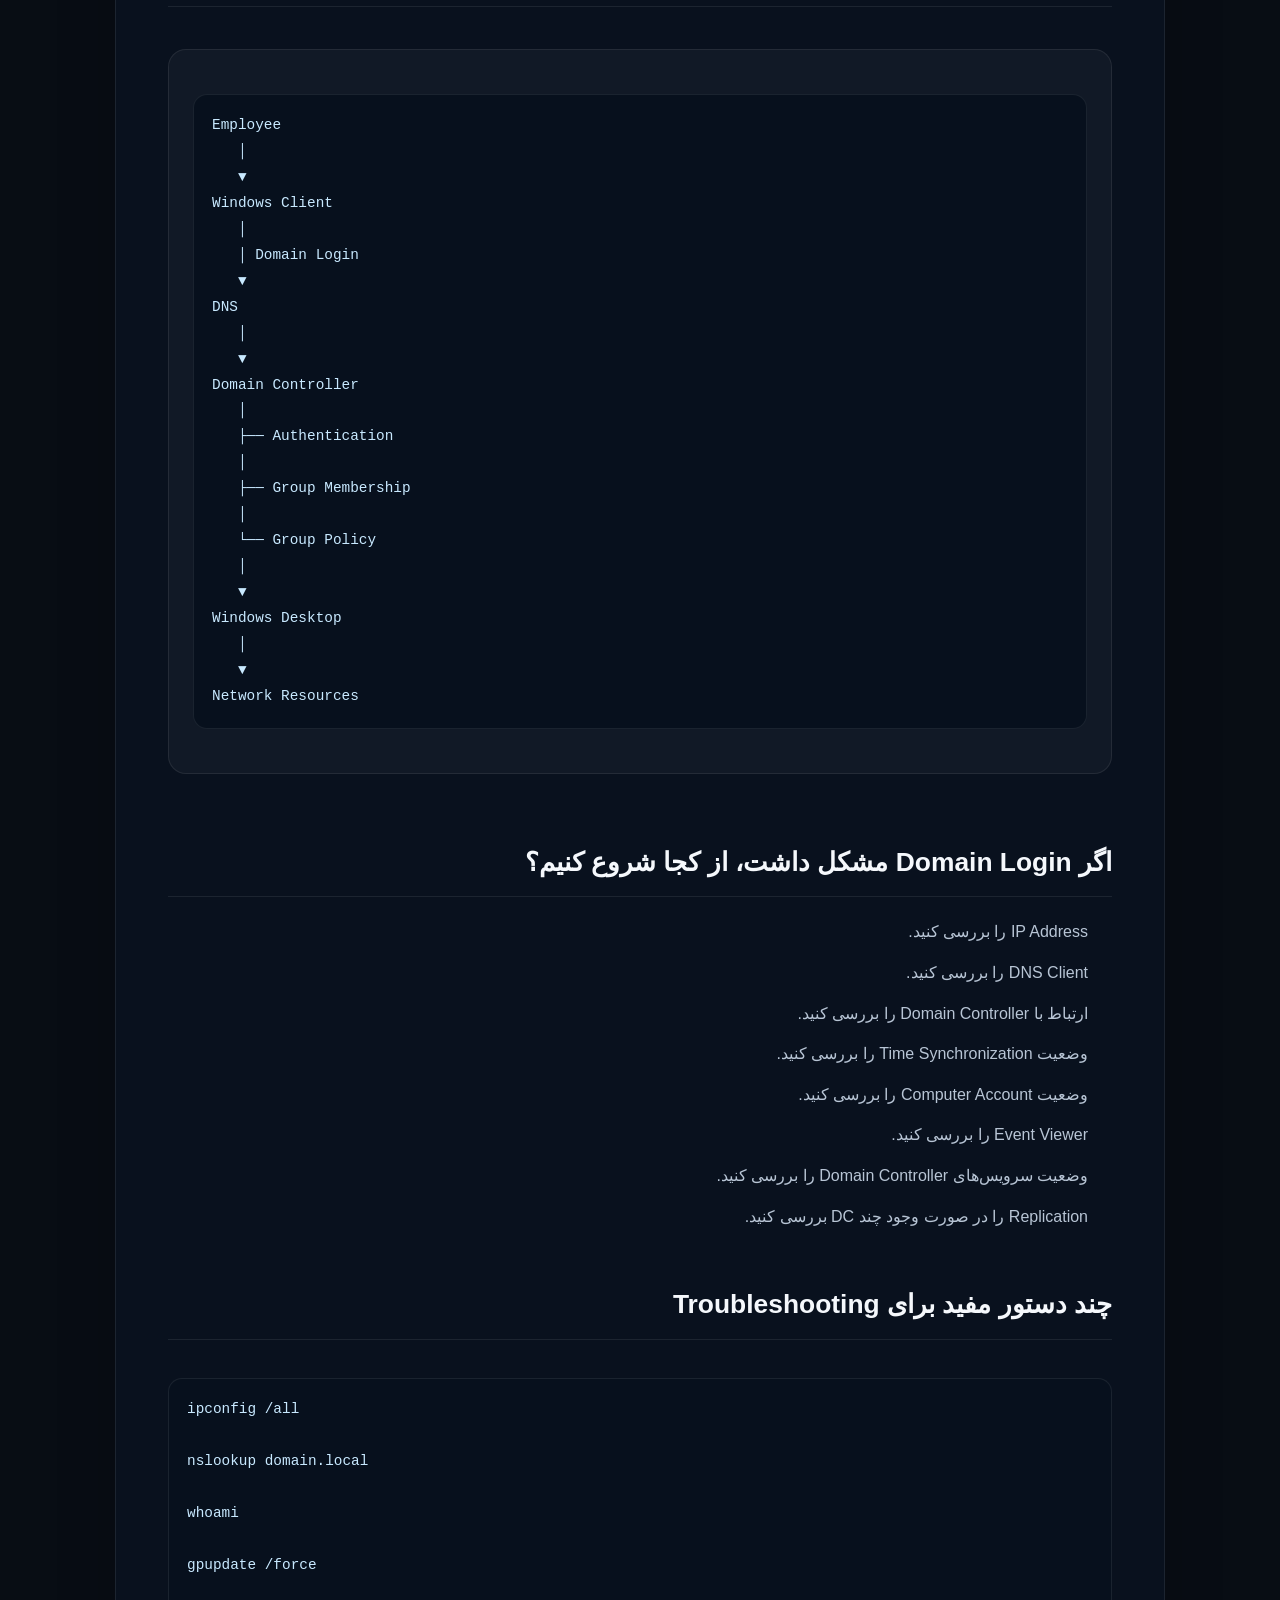
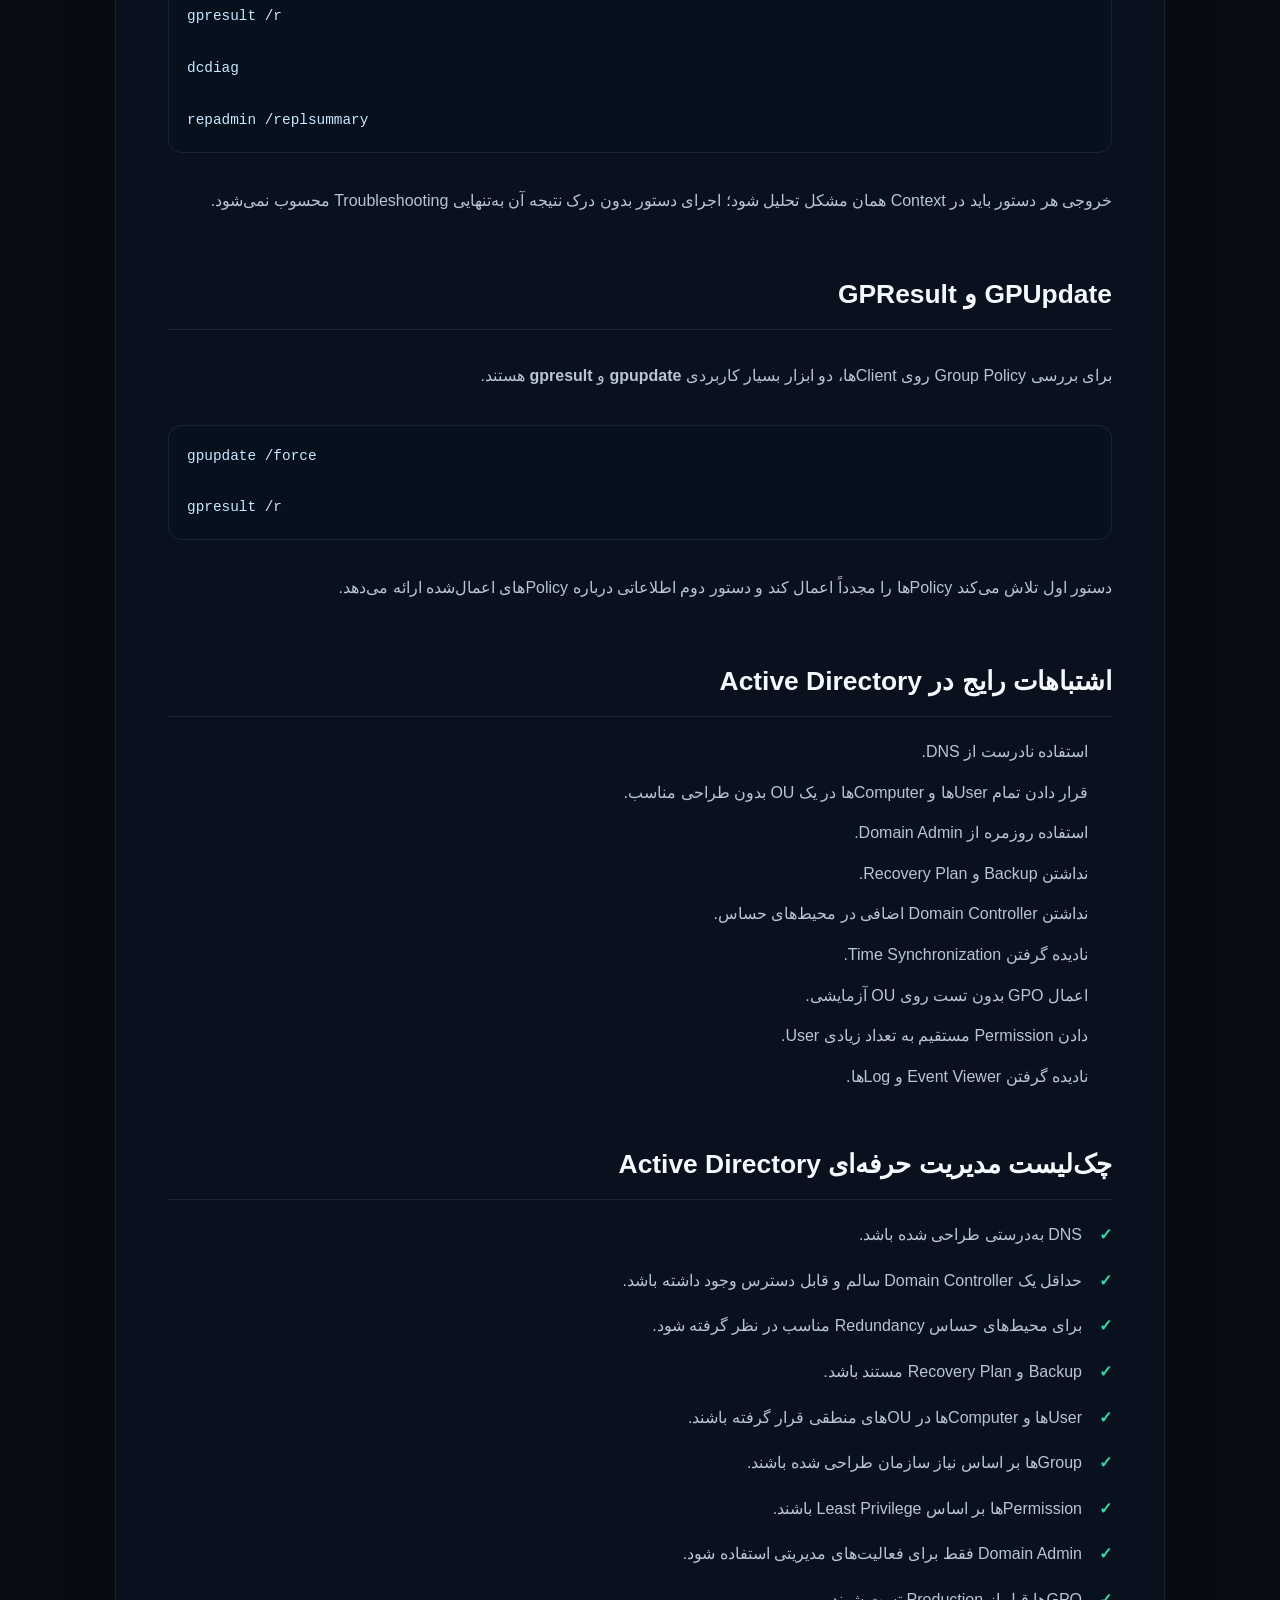
<file: active-directory.html>
<!DOCTYPE html>
<html lang="fa" dir="rtl">

<head>
  <meta charset="UTF-8" />
  <meta name="viewport" content="width=device-width, initial-scale=1.0" />

  <title>Active Directory چیست؟ راهنمای کامل AD و Group Policy | AJORLOO•TECH</title>

  <meta
    name="description"
    content="راهنمای کامل Active Directory، Domain Controller، DNS، User، Group، OU، Group Policy، Domain Join و مدیریت زیرساخت Windows Server."
  />

  <link rel="stylesheet" href="../styles.css" />

  <style>
    .article-page {
      min-height: 100vh;
      padding: 120px 20px 60px;
      background:
        radial-gradient(circle at 10% 10%, rgba(0, 170, 255, 0.08), transparent 30%),
        radial-gradient(circle at 90% 20%, rgba(0, 255, 200, 0.06), transparent 30%);
    }

    .article-container {
      width: min(1050px, 100%);
      margin: 0 auto;
    }

    .article-header {
      text-align: center;
      margin-bottom: 40px;
    }

    .article-category-badge {
      display: inline-flex;
      align-items: center;
      padding: 8px 16px;
      border: 1px solid rgba(0, 200, 255, 0.25);
      border-radius: 999px;
      background: rgba(0, 180, 255, 0.08);
      color: #59d8ff;
      font-size: 0.78rem;
      font-weight: 700;
      letter-spacing: 1px;
      margin-bottom: 20px;
    }

    .article-header h1 {
      font-size: clamp(2rem, 4vw, 3.4rem);
      line-height: 1.35;
      margin: 0 auto 18px;
      max-width: 900px;
    }

    .article-header p {
      max-width: 820px;
      margin: 0 auto;
      color: #9baabd;
      font-size: 1.05rem;
      line-height: 2;
    }

    .article-meta-bar {
      display: flex;
      justify-content: center;
      flex-wrap: wrap;
      gap: 12px;
      margin-top: 28px;
    }

    .article-meta-item {
      padding: 8px 14px;
      border-radius: 10px;
      background: rgba(255,255,255,0.04);
      border: 1px solid rgba(255,255,255,0.08);
      color: #b9c6d6;
      font-size: 0.85rem;
    }

    .article-content {
      background: rgba(10, 20, 35, 0.72);
      border: 1px solid rgba(255,255,255,0.08);
      border-radius: 24px;
      padding: clamp(22px, 5vw, 52px);
      box-shadow: 0 20px 60px rgba(0,0,0,0.18);
    }

    .article-content h2 {
      font-size: 1.65rem;
      margin: 42px 0 18px;
      padding-bottom: 12px;
      border-bottom: 1px solid rgba(255,255,255,0.08);
    }

    .article-content h2:first-child {
      margin-top: 0;
    }

    .article-content h3 {
      font-size: 1.2rem;
      margin: 30px 0 12px;
    }

    .article-content p {
      color: #b8c5d5;
      line-height: 2.05;
      margin: 12px 0;
    }

    .article-content ul,
    .article-content ol {
      padding-right: 24px;
      color: #b8c5d5;
      line-height: 2.1;
    }

    .article-content li {
      margin-bottom: 7px;
    }

    .highlight-box,
    .warning-box,
    .success-box,
    .danger-box {
      margin: 24px 0;
      padding: 20px 22px;
      border-radius: 16px;
      line-height: 2;
    }

    .highlight-box {
      background: rgba(0, 170, 255, 0.08);
      border-right: 4px solid #31c7ff;
    }

    .warning-box {
      background: rgba(255, 170, 0, 0.08);
      border-right: 4px solid #ffb52e;
    }

    .success-box {
      background: rgba(0, 220, 160, 0.08);
      border-right: 4px solid #27d9a2;
    }

    .danger-box {
      background: rgba(255, 70, 100, 0.07);
      border-right: 4px solid #ff5d7a;
    }

    .highlight-box strong,
    .warning-box strong,
    .success-box strong,
    .danger-box strong {
      color: #ffffff;
    }

    .number-grid {
      display: grid;
      grid-template-columns: repeat(auto-fit, minmax(190px, 1fr));
      gap: 14px;
      margin: 28px 0;
    }

    .number-card {
      padding: 22px;
      border-radius: 18px;
      background: rgba(255,255,255,0.035);
      border: 1px solid rgba(255,255,255,0.07);
      text-align: center;
    }

    .number-card .big-number {
      font-size: 1.8rem;
      font-weight: 800;
      color: #ffffff;
      margin-bottom: 8px;
    }

    .number-card strong {
      display: block;
      color: #dff7ff;
      margin-bottom: 7px;
    }

    .number-card span {
      color: #8799ad;
      font-size: 0.84rem;
      line-height: 1.8;
    }

    .comparison-table-wrapper {
      width: 100%;
      overflow-x: auto;
      margin: 25px 0;
      border-radius: 14px;
      border: 1px solid rgba(255,255,255,0.08);
    }

    .comparison-table {
      width: 100%;
      border-collapse: collapse;
      min-width: 680px;
    }

    .comparison-table th,
    .comparison-table td {
      padding: 14px 16px;
      text-align: right;
      border-bottom: 1px solid rgba(255,255,255,0.07);
    }

    .comparison-table th {
      background: rgba(0,170,255,0.08);
      color: #e8f5ff;
      font-weight: 700;
    }

    .comparison-table td {
      color: #b8c5d5;
    }

    .comparison-table tr:last-child td {
      border-bottom: none;
    }

    .code-block {
      direction: ltr;
      text-align: left;
      overflow-x: auto;
      background: #07101d;
      border: 1px solid rgba(255,255,255,0.08);
      border-radius: 14px;
      padding: 18px;
      margin: 20px 0;
      color: #c8e9ff;
      font-family: Consolas, Monaco, monospace;
      font-size: 0.9rem;
      line-height: 1.8;
      white-space: pre;
    }

    .scenario-card {
      margin: 24px 0;
      padding: 24px;
      border-radius: 18px;
      background: rgba(255,255,255,0.035);
      border: 1px solid rgba(255,255,255,0.08);
    }

    .scenario-card h3 {
      margin-top: 0;
      color: #ffffff;
    }

    .flow {
      display: flex;
      align-items: center;
      justify-content: center;
      flex-wrap: wrap;
      gap: 10px;
      margin: 28px 0;
    }

    .flow-item {
      padding: 15px 20px;
      border-radius: 14px;
      background: rgba(0,170,255,0.08);
      border: 1px solid rgba(0,200,255,0.18);
      color: #d9f4ff;
      font-weight: 600;
      text-align: center;
    }

    .flow-item small {
      display: block;
      color: #8194a9;
      font-size: 0.75rem;
      margin-top: 5px;
      font-weight: 400;
    }

    .flow-arrow {
      color: #51d8ff;
      font-size: 1.3rem;
    }

    .check-list {
      list-style: none;
      padding-right: 0 !important;
    }

    .check-list li {
      position: relative;
      padding-right: 30px;
      margin-bottom: 12px;
    }

    .check-list li::before {
      content: "✓";
      position: absolute;
      right: 0;
      top: 0;
      color: #36d8a4;
      font-weight: 800;
    }

    .article-footer {
      display: flex;
      justify-content: space-between;
      align-items: center;
      gap: 20px;
      flex-wrap: wrap;
      margin-top: 30px;
      padding-top: 25px;
      border-top: 1px solid rgba(255,255,255,0.08);
    }

    .back-link {
      display: inline-flex;
      align-items: center;
      gap: 8px;
      color: #54d8ff;
      text-decoration: none;
      font-weight: 700;
    }

    .back-link:hover {
      opacity: 0.8;
    }

    .article-brand {
      color: #738399;
      font-size: 0.85rem;
    }

    @media (max-width: 700px) {

      .article-page {
        padding: 95px 14px 40px;
      }

      .article-content {
        padding: 22px 17px;
        border-radius: 18px;
      }

      .article-header h1 {
        font-size: 1.9rem;
      }

      .article-content h2 {
        font-size: 1.4rem;
      }

      .flow {
        flex-direction: column;
      }

      .flow-arrow {
        transform: rotate(90deg);
      }
    }
  </style>
</head>


<body>

  <main class="article-page">

    <div class="article-container">

      <header class="article-header">

        <div class="article-category-badge">
          SYSTEMS / WINDOWS SERVER / SECURITY
        </div>

        <h1>
          Active Directory چیست؟
          راهنمای کامل AD، Domain و Group Policy
        </h1>

        <p>
          از Domain Controller و DNS تا User، Group، OU و Group Policy؛
          یک راهنمای عملی برای درک و مدیریت Active Directory
          در شبکه‌های سازمانی.
        </p>

        <div class="article-meta-bar">

          <span class="article-meta-item">
            Intermediate / Advanced
          </span>

          <span class="article-meta-item">
            حدود 16 دقیقه مطالعه
          </span>

          <span class="article-meta-item">
            Windows Server
          </span>

          <span class="article-meta-item">
            Active Directory
          </span>

          <span class="article-meta-item">
            Security
          </span>

        </div>

      </header>


      <article class="article-content">


        <h2>
          Active Directory چیست؟
        </h2>

        <p>
          Active Directory یا به اختصار <strong>AD</strong>،
          سرویس دایرکتوری مایکروسافت برای مدیریت متمرکز هویت،
          کاربران، کامپیوترها، منابع و Policyهای یک شبکه سازمانی است.
        </p>

        <p>
          در یک سازمان، به‌جای اینکه روی تک‌تک کامپیوترها User و
          Permission را به‌صورت جداگانه مدیریت کنیم، می‌توانیم
          مدیریت هویت و دسترسی را از طریق Domain مرکزی انجام دهیم.
        </p>

        <div class="highlight-box">

          <strong>
            مفهوم ساده:
          </strong>

          <br />

          Active Directory را می‌توان مانند یک سیستم مرکزی برای
          مدیریت کاربران، کامپیوترها، دسترسی‌ها و Policyهای شبکه
          تصور کرد.

        </div>


        <h2>
          چرا سازمان‌ها از Active Directory استفاده می‌کنند؟
        </h2>

        <p>
          فرض کنید یک شرکت 100 کاربر و 120 کامپیوتر دارد.
          اگر همه چیز Local باشد، مدیریت Userها، Passwordها،
          Permissionها و تنظیمات امنیتی بسیار دشوار می‌شود.
        </p>

        <p>
          Domain باعث می‌شود بسیاری از این وظایف به شکل متمرکز
          مدیریت شوند.
        </p>

        <div class="number-grid">

          <div class="number-card">
            <div class="big-number">01</div>
            <strong>Centralized Management</strong>
            <span>
              مدیریت متمرکز کاربران و کامپیوترها
            </span>
          </div>

          <div class="number-card">
            <div class="big-number">02</div>
            <strong>Authentication</strong>
            <span>
              احراز هویت متمرکز
            </span>
          </div>

          <div class="number-card">
            <div class="big-number">03</div>
            <strong>Group Policy</strong>
            <span>
              اعمال Policy روی سیستم‌ها
            </span>
          </div>

          <div class="number-card">
            <div class="big-number">04</div>
            <strong>Access Control</strong>
            <span>
              کنترل دسترسی به منابع
            </span>
          </div>

        </div>


        <h2>
          Domain چیست؟
        </h2>

        <p>
          Domain یک محدوده مدیریتی و امنیتی در شبکه است که
          منابع و هویت‌ها در آن تحت مدیریت Active Directory قرار می‌گیرند.
        </p>

        <p>
          برای مثال:
        </p>

        <div class="code-block">corp.example.local</div>

        <p>
          یا در محیط‌های مدرن‌تر، نام‌گذاری Domain می‌تواند
          بر اساس ساختار DNS سازمان انجام شود.
        </p>


        <h2>
          Domain Controller چیست؟
        </h2>

        <p>
          سروری که سرویس Active Directory Domain Services یا
          <strong>AD DS</strong> روی آن نصب و پیکربندی شده باشد
          و نقش Domain Controller را ایفا کند، وظایف اصلی
          مربوط به Domain را انجام می‌دهد.
        </p>

        <div class="flow">

          <div class="flow-item">
            User
            <small>Credentials</small>
          </div>

          <div class="flow-arrow">
            →
          </div>

          <div class="flow-item">
            Domain Controller
            <small>Authentication</small>
          </div>

          <div class="flow-arrow">
            →
          </div>

          <div class="flow-item">
            Domain Resources
            <small>Access</small>
          </div>

        </div>


        <h2>
          آیا فقط یک Domain Controller داشته باشیم؟
        </h2>

        <p>
          از نظر فنی می‌توان یک Domain Controller داشت،
          اما در بسیاری از محیط‌های سازمانی، داشتن بیش از یک DC
          برای افزایش Availability و تحمل خرابی اهمیت زیادی دارد.
        </p>

        <div class="warning-box">

          <strong>
            نکته مهم:
          </strong>

          <br />

          Domain Controller دوم فقط برای "Backup" نیست؛
          Replication بین DCها و Availability سرویس Directory
          از دلایل مهم استفاده از چند DC است.

        </div>


        <h2>
          Active Directory و DNS
        </h2>

        <p>
          DNS یکی از مهم‌ترین وابستگی‌های Active Directory است.
        </p>

        <p>
          بسیاری از سرویس‌های AD برای پیدا کردن Domain Controller
          و سرویس‌های مربوط به Domain از DNS استفاده می‌کنند.
        </p>

        <div class="danger-box">

          <strong>
            قانون مهم:
          </strong>

          <br />

          اگر DNS در Domain به‌درستی طراحی نشده باشد،
          مشکلاتی مانند Login، Domain Join، Group Policy
          و پیدا کردن DC می‌توانند ظاهر شوند.

        </div>


        <h2>
          ساختار کلی یک Domain
        </h2>

        <div class="code-block">Active Directory Domain
│
├── Users
│
├── Computers
│
├── Groups
│
├── Organizational Units
│
├── Group Policy Objects
│
└── Domain Controllers</div>


        <h2>
          User چیست؟
        </h2>

        <p>
          User Account برای شناسایی و احراز هویت یک کاربر در Domain استفاده می‌شود.
        </p>

        <p>
          یک User می‌تواند اطلاعاتی مانند Username، Password،
          Group Membership و Permissionهای مرتبط داشته باشد.
        </p>

        <div class="scenario-card">

          <h3>
            مثال
          </h3>

          <div class="code-block">Username:
majid

Domain:
CORP

Logon:
CORP\majid</div>

        </div>


        <h2>
          Computer Account چیست؟
        </h2>

        <p>
          زمانی که یک کامپیوتر را به Domain Join می‌کنیم،
          یک Computer Account در Active Directory برای آن سیستم ایجاد می‌شود.
        </p>

        <div class="flow">

          <div class="flow-item">
            Windows PC
          </div>

          <div class="flow-arrow">
            →
          </div>

          <div class="flow-item">
            Domain Join
          </div>

          <div class="flow-arrow">
            →
          </div>

          <div class="flow-item">
            Computer Account
          </div>

        </div>


        <h2>
          Domain Join چیست؟
        </h2>

        <p>
          Domain Join فرآیندی است که طی آن یک سیستم Windows
          به Domain سازمان متصل می‌شود.
        </p>

        <p>
          بعد از Join، سیستم می‌تواند از امکاناتی مانند
          Domain Authentication و Group Policy استفاده کند.
        </p>

        <div class="warning-box">

          <strong>
            قبل از Domain Join بررسی کنید:
          </strong>

          <br />

          IP Address، DNS، Default Gateway، ساعت سیستم
          و دسترسی به Domain Controller صحیح باشند.

        </div>


        <h2>
          Group چیست؟
        </h2>

        <p>
          Group برای دسته‌بندی Userها یا Computerها و ساده‌تر کردن
          مدیریت Permission استفاده می‌شود.
        </p>

        <p>
          به‌جای اینکه Permission یک Share را برای 50 کاربر
          به‌صورت جداگانه تنظیم کنیم، می‌توانیم Userها را داخل
          یک Group قرار دهیم و Permission را به Group بدهیم.
        </p>

        <div class="scenario-card">

          <h3>
            مثال File Server
          </h3>

          <div class="code-block">Users
 │
 ├── Ali
 ├── Sara
 ├── Reza
 └── Majid
       │
       ▼
FileServer-Users
       │
       ▼
\\FileServer\Shared</div>

        </div>


        <h2>
          OU چیست؟
        </h2>

        <p>
          Organizational Unit یا <strong>OU</strong>
          برای سازمان‌دهی Objectهای Active Directory استفاده می‌شود.
        </p>

        <p>
          OUها نقش بسیار مهمی در Delegation و اعمال Group Policy دارند.
        </p>

        <div class="code-block">CORP
│
├── OU=Users
│
├── OU=Computers
│
├── OU=Servers
│
├── OU=IT
│
└── OU=Branches</div>


        <h2>
          چرا OU مهم است؟
        </h2>

        <p>
          فرض کنید سازمان چند شعبه دارد.
          می‌توانیم ساختار منطقی برای مدیریت سیستم‌ها ایجاد کنیم.
        </p>

        <div class="scenario-card">

          <h3>
            نمونه ساختار سازمانی
          </h3>

          <div class="code-block">CORP
│
├── HQ
│   ├── Users
│   └── Computers
│
├── Branch-01
│   ├── Users
│   └── Computers
│
├── Branch-02
│   ├── Users
│   └── Computers
│
└── Servers</div>

        </div>


        <h2>
          Group Policy چیست؟
        </h2>

        <p>
          Group Policy یا <strong>GPO</strong> یکی از قدرتمندترین
          قابلیت‌های Active Directory برای اعمال تنظیمات متمرکز
          روی Userها و Computerها است.
        </p>

        <p>
          با GPO می‌توان بسیاری از تنظیمات امنیتی و مدیریتی
          را بدون مراجعه به تک‌تک سیستم‌ها اعمال کرد.
        </p>


        <h2>
          نمونه کاربردهای GPO
        </h2>

        <ul class="check-list">

          <li>
            Password Policy
          </li>

          <li>
            Account Lockout Policy
          </li>

          <li>
            Windows Firewall
          </li>

          <li>
            محدود کردن دسترسی کاربران
          </li>

          <li>
            تنظیمات Desktop
          </li>

          <li>
            Drive Mapping
          </li>

          <li>
            Software Deployment
          </li>

          <li>
            Security Configuration
          </li>

          <li>
            تنظیمات Windows Update
          </li>

        </ul>


        <h2>
          GPO چگونه اعمال می‌شود؟
        </h2>

        <div class="flow">

          <div class="flow-item">
            Domain
          </div>

          <div class="flow-arrow">
            →
          </div>

          <div class="flow-item">
            Site
          </div>

          <div class="flow-arrow">
            →
          </div>

          <div class="flow-item">
            Domain / OU
          </div>

          <div class="flow-arrow">
            →
          </div>

          <div class="flow-item">
            User / Computer
          </div>

        </div>

        <p>
          محل قرار گرفتن Objectها و Scope مربوط به Policy اهمیت زیادی دارد.
          بنابراین طراحی صحیح OU Structure مستقیماً روی مدیریت GPO تأثیر می‌گذارد.
        </p>


        <h2>
          Authentication در Active Directory
        </h2>

        <p>
          وقتی کاربر با Account دامینی Login می‌کند،
          سیستم باید هویت او را در Domain بررسی کند.
        </p>

        <p>
          در محیط‌های Active Directory مدرن، Kerberos یکی از
          پروتکل‌های اصلی Authentication است.
        </p>

        <div class="code-block">User
  │
  │ Credentials
  ▼
Domain Controller
  │
  │ Authentication
  ▼
Kerberos / Domain Services
  │
  ▼
Access Granted</div>


        <h2>
          Authentication با Authorization فرق دارد
        </h2>

        <div class="comparison-table-wrapper">

          <table class="comparison-table">

            <thead>

              <tr>
                <th>
                  مفهوم
                </th>

                <th>
                  سؤال
                </th>

                <th>
                  مثال
                </th>
              </tr>

            </thead>

            <tbody>

              <tr>

                <td>
                  Authentication
                </td>

                <td>
                  تو چه کسی هستی؟
                </td>

                <td>
                  Login با User Account
                </td>

              </tr>

              <tr>

                <td>
                  Authorization
                </td>

                <td>
                  به چه چیزی دسترسی داری؟
                </td>

                <td>
                  دسترسی به Folder
                </td>

              </tr>

            </tbody>

          </table>

        </div>


        <h2>
          Active Directory و File Server
        </h2>

        <p>
          یکی از رایج‌ترین کاربردهای AD، مدیریت دسترسی کاربران
          به File Server است.
        </p>

        <div class="scenario-card">

          <h3>
            مدل پیشنهادی
          </h3>

          <div class="code-block">User
  │
  ▼
Security Group
  │
  ▼
NTFS Permission
  │
  ▼
Share
  │
  ▼
File Server</div>

        </div>

        <p>
          در طراحی Permission بهتر است به‌جای اختصاص مستقیم
          Permission به Userها، از Groupها برای مدیریت دسترسی استفاده شود.
        </p>


        <h2>
          Domain Admin چیست؟
        </h2>

        <p>
          Domain Admin یک سطح دسترسی بسیار قدرتمند در Domain است
          و معمولاً نباید برای فعالیت‌های روزمره کاربران استفاده شود.
        </p>

        <div class="danger-box">

          <strong>
            Security Principle:
          </strong>

          <br />

          از حساب‌های دارای Privilege بالا فقط زمانی استفاده کنید
          که واقعاً به آن سطح دسترسی نیاز دارید.

        </div>


        <h2>
          Least Privilege در Active Directory
        </h2>

        <p>
          اصل Least Privilege می‌گوید هر User یا Service باید
          فقط به اندازه‌ای که برای انجام وظیفه نیاز دارد
          Permission داشته باشد.
        </p>

        <ul>

          <li>
            کاربران عادی Domain Admin نباشند.
          </li>

          <li>
            Service Accountها دسترسی بیش از نیاز نداشته باشند.
          </li>

          <li>
            Administrator Accountها برای کارهای روزمره استفاده نشوند.
          </li>

          <li>
            Delegation برای وظایف مشخص استفاده شود.
          </li>

        </ul>


        <h2>
          Time Synchronization چرا مهم است؟
        </h2>

        <p>
          در محیط‌های Domain، هماهنگ بودن ساعت سیستم‌ها اهمیت زیادی دارد.
        </p>

        <p>
          اختلاف زمانی قابل توجه می‌تواند باعث بروز مشکلات
          Authentication، مخصوصاً در سناریوهای مبتنی بر Kerberos شود.
        </p>

        <div class="highlight-box">

          <strong>
            بررسی کنید:
          </strong>

          <br />

          Domain Controllerها، Serverها و Clientها
          Time Source مناسب و هماهنگی زمانی صحیح داشته باشند.

        </div>


        <h2>
          Replication بین Domain Controllerها
        </h2>

        <p>
          وقتی چند Domain Controller داریم، تغییرات Active Directory
          باید بین DCها Replicate شوند.
        </p>

        <div class="flow">

          <div class="flow-item">
            DC-01
            <small>Site A</small>
          </div>

          <div class="flow-arrow">
            ⇄
          </div>

          <div class="flow-item">
            DC-02
            <small>Site A</small>
          </div>

          <div class="flow-arrow">
            ⇄
          </div>

          <div class="flow-item">
            DC-03
            <small>Site B</small>
          </div>

        </div>

        <p>
          در محیط‌های چندسایته، طراحی Site و ارتباط بین Domain Controllerها
          اهمیت زیادی دارد.
        </p>


        <h2>
          Active Directory Site چیست؟
        </h2>

        <p>
          Site در Active Directory معمولاً برای نمایش ساختار فیزیکی
          شبکه و Subnetها استفاده می‌شود.
        </p>

        <p>
          Siteها می‌توانند به Active Directory کمک کنند تا
          Replication و انتخاب سرویس‌های مناسب را با توجه به
          توپولوژی شبکه مدیریت کند.
        </p>


        <h2>
          Backup از Active Directory
        </h2>

        <p>
          Active Directory نیز مانند هر سرویس حیاتی دیگری
          نیاز به Backup و Recovery Plan دارد.
        </p>

        <p>
          داشتن یک Domain Controller دوم به معنی داشتن Backup کامل
          از Active Directory نیست.
        </p>

        <div class="warning-box">

          <strong>
            نکته:
          </strong>

          <br />

          Redundancy و Backup دو مفهوم متفاوت هستند.
          Replication به معنی داشتن یک Backup مستقل برای Recovery نیست.

        </div>


        <h2>
          سناریوی سازمانی پیشنهادی
        </h2>

        <div class="scenario-card">

          <h3>
            نمونه معماری
          </h3>

          <div class="code-block">                    Internet
                       │
                       ▼
                 Firewall / Router
                       │
              ┌────────┴────────┐
              │                 │
           Server VLAN       User VLAN
              │                 │
       ┌──────┴──────┐          │
       │             │          │
     DC-01         DC-02        │
       │             │          │
       └──────┬──────┘          │
              │                 │
              └────────┬────────┘
                       │
                 Active Directory</div>

        </div>


        <h2>
          سناریوی Login کاربر
        </h2>

        <div class="scenario-card">

          <div class="code-block">Employee
   │
   ▼
Windows Client
   │
   │ Domain Login
   ▼
DNS
   │
   ▼
Domain Controller
   │
   ├── Authentication
   │
   ├── Group Membership
   │
   └── Group Policy
   │
   ▼
Windows Desktop
   │
   ▼
Network Resources</div>

        </div>


        <h2>
          اگر Domain Login مشکل داشت، از کجا شروع کنیم؟
        </h2>

        <ol>

          <li>
            IP Address را بررسی کنید.
          </li>

          <li>
            DNS Client را بررسی کنید.
          </li>

          <li>
            ارتباط با Domain Controller را بررسی کنید.
          </li>

          <li>
            وضعیت Time Synchronization را بررسی کنید.
          </li>

          <li>
            وضعیت Computer Account را بررسی کنید.
          </li>

          <li>
            Event Viewer را بررسی کنید.
          </li>

          <li>
            وضعیت سرویس‌های Domain Controller را بررسی کنید.
          </li>

          <li>
            Replication را در صورت وجود چند DC بررسی کنید.
          </li>

        </ol>


        <h2>
          چند دستور مفید برای Troubleshooting
        </h2>

        <div class="code-block">ipconfig /all

nslookup domain.local

whoami

gpupdate /force

gpresult /r

dcdiag

repadmin /replsummary</div>

        <p>
          خروجی هر دستور باید در Context همان مشکل تحلیل شود؛
          اجرای دستور بدون درک نتیجه آن به‌تنهایی Troubleshooting محسوب نمی‌شود.
        </p>


        <h2>
          GPUpdate و GPResult
        </h2>

        <p>
          برای بررسی Group Policy روی Clientها،
          دو ابزار بسیار کاربردی <strong>gpupdate</strong>
          و <strong>gpresult</strong> هستند.
        </p>

        <div class="code-block">gpupdate /force

gpresult /r</div>

        <p>
          دستور اول تلاش می‌کند Policyها را مجدداً اعمال کند
          و دستور دوم اطلاعاتی درباره Policyهای اعمال‌شده ارائه می‌دهد.
        </p>


        <h2>
          اشتباهات رایج در Active Directory
        </h2>

        <ul>

          <li>
            استفاده نادرست از DNS.
          </li>

          <li>
            قرار دادن تمام Userها و Computerها در یک OU بدون طراحی مناسب.
          </li>

          <li>
            استفاده روزمره از Domain Admin.
          </li>

          <li>
            نداشتن Backup و Recovery Plan.
          </li>

          <li>
            نداشتن Domain Controller اضافی در محیط‌های حساس.
          </li>

          <li>
            نادیده گرفتن Time Synchronization.
          </li>

          <li>
            اعمال GPO بدون تست روی OU آزمایشی.
          </li>

          <li>
            دادن Permission مستقیم به تعداد زیادی User.
          </li>

          <li>
            نادیده گرفتن Event Viewer و Logها.
          </li>

        </ul>


        <h2>
          چک‌لیست مدیریت حرفه‌ای Active Directory
        </h2>

        <ul class="check-list">

          <li>
            DNS به‌درستی طراحی شده باشد.
          </li>

          <li>
            حداقل یک Domain Controller سالم و قابل دسترس وجود داشته باشد.
          </li>

          <li>
            برای محیط‌های حساس Redundancy مناسب در نظر گرفته شود.
          </li>

          <li>
            Backup و Recovery Plan مستند باشد.
          </li>

          <li>
            Userها و Computerها در OUهای منطقی قرار گرفته باشند.
          </li>

          <li>
            Groupها بر اساس نیاز سازمان طراحی شده باشند.
          </li>

          <li>
            Permissionها بر اساس Least Privilege باشند.
          </li>

          <li>
            Domain Admin فقط برای فعالیت‌های مدیریتی استفاده شود.
          </li>

          <li>
            GPOها قبل از Production تست شوند.
          </li>

          <li>
            Time Synchronization بررسی شود.
          </li>

          <li>
            Replication بین DCها Monitoring شود.
          </li>

          <li>
            Event Logها و Alertها بررسی شوند.
          </li>

        </ul>


        <h2>
          جمع‌بندی
        </h2>

        <p>
          Active Directory یکی از پایه‌های اصلی بسیاری از
          زیرساخت‌های Windows-based سازمانی است.
        </p>

        <p>
          طراحی صحیح AD فقط نصب Domain Controller نیست؛
          بلکه ترکیبی از DNS، Authentication، OU Structure،
          Group Policy، Security، Replication، Backup و Monitoring است.
        </p>

        <p>
          هرچه سازمان بزرگ‌تر شود، اهمیت طراحی منطقی و امن
          Active Directory نیز بیشتر می‌شود.
        </p>

        <div class="success-box">

          <strong>
            Engineering Digital Trust
          </strong>

          <br />

          یک Active Directory خوب فقط کاربران را Login نمی‌کند؛
          بلکه پایه‌ای برای مدیریت هویت، دسترسی و امنیت
          کل زیرساخت سازمان ایجاد می‌کند.

        </div>


        <footer class="article-footer">

          <a
            href="../index.html#articles"
            class="back-link"
          >
            ← بازگشت به مقالات
          </a>

          <span class="article-brand">
            AJORLOO•TECH — Engineering Digital Trust
          </span>

        </footer>

      </article>

    </div>

  </main>

</body>

</html>
</file>
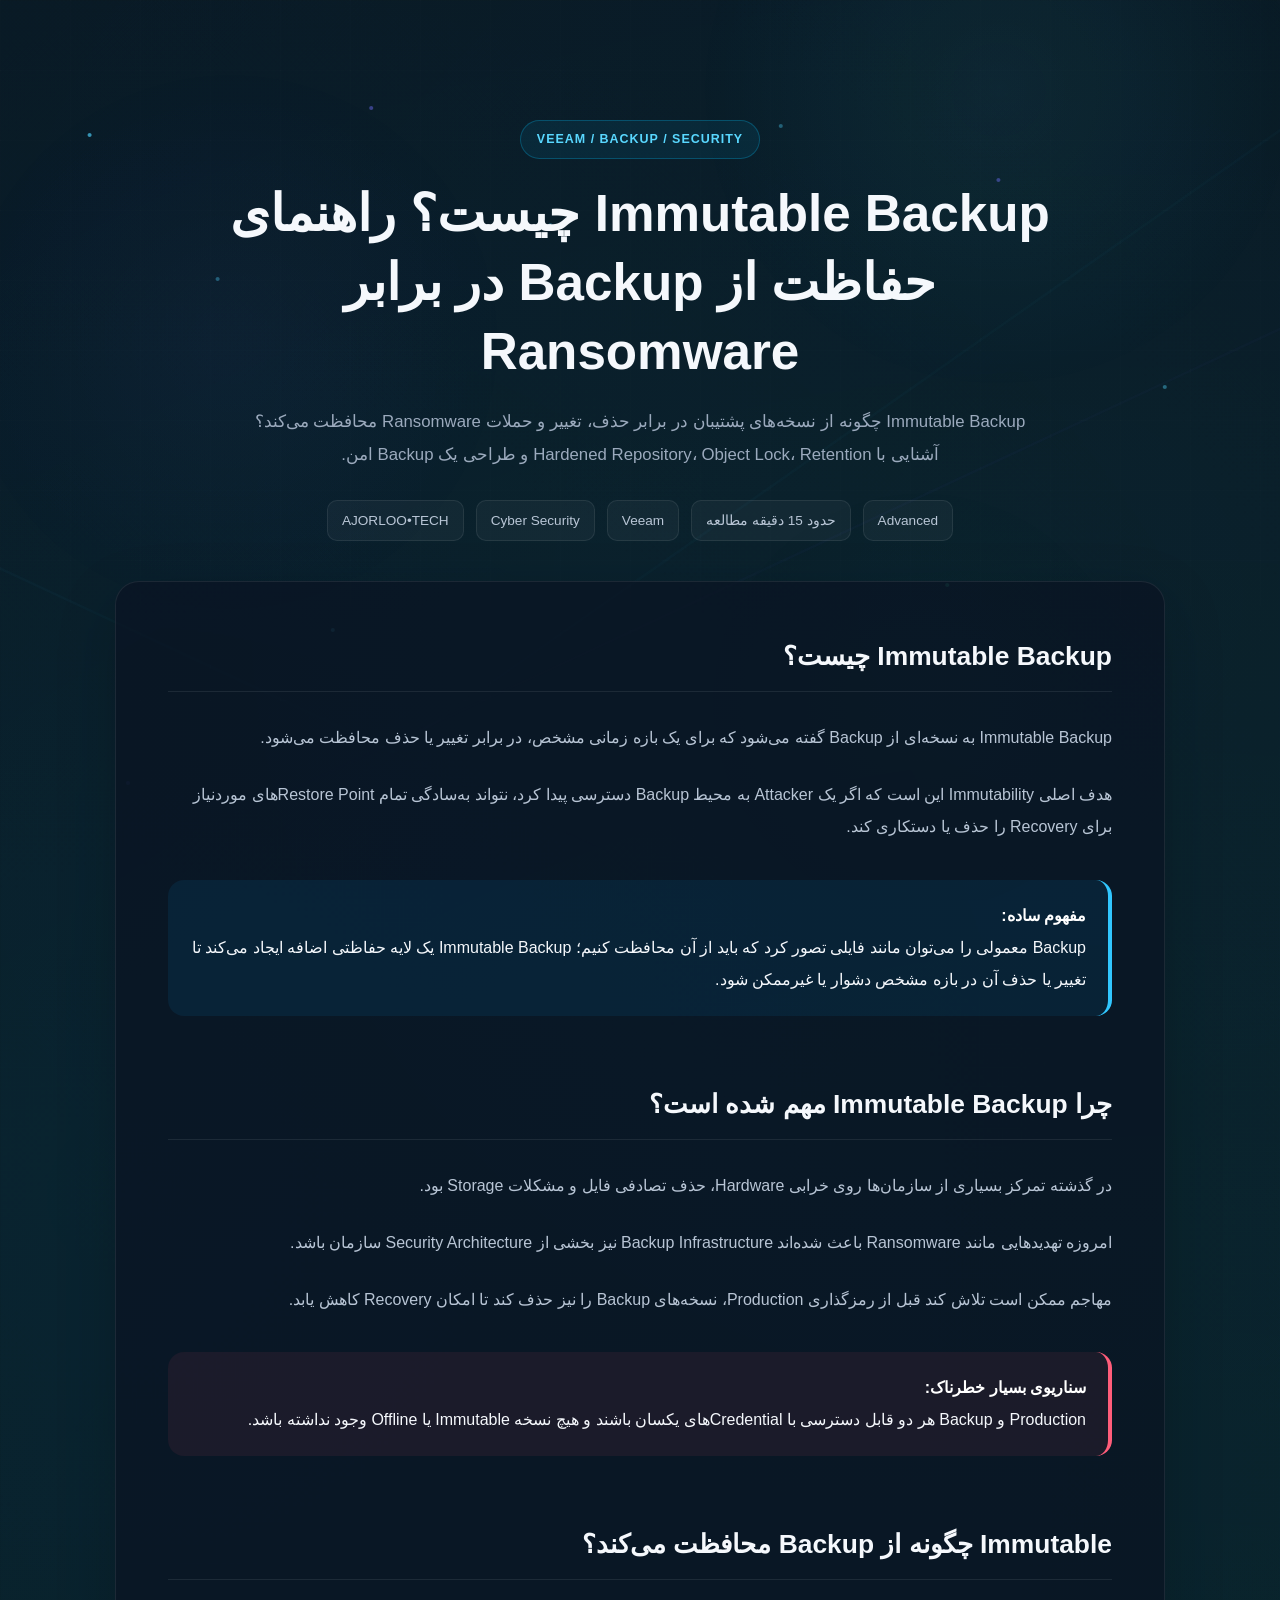
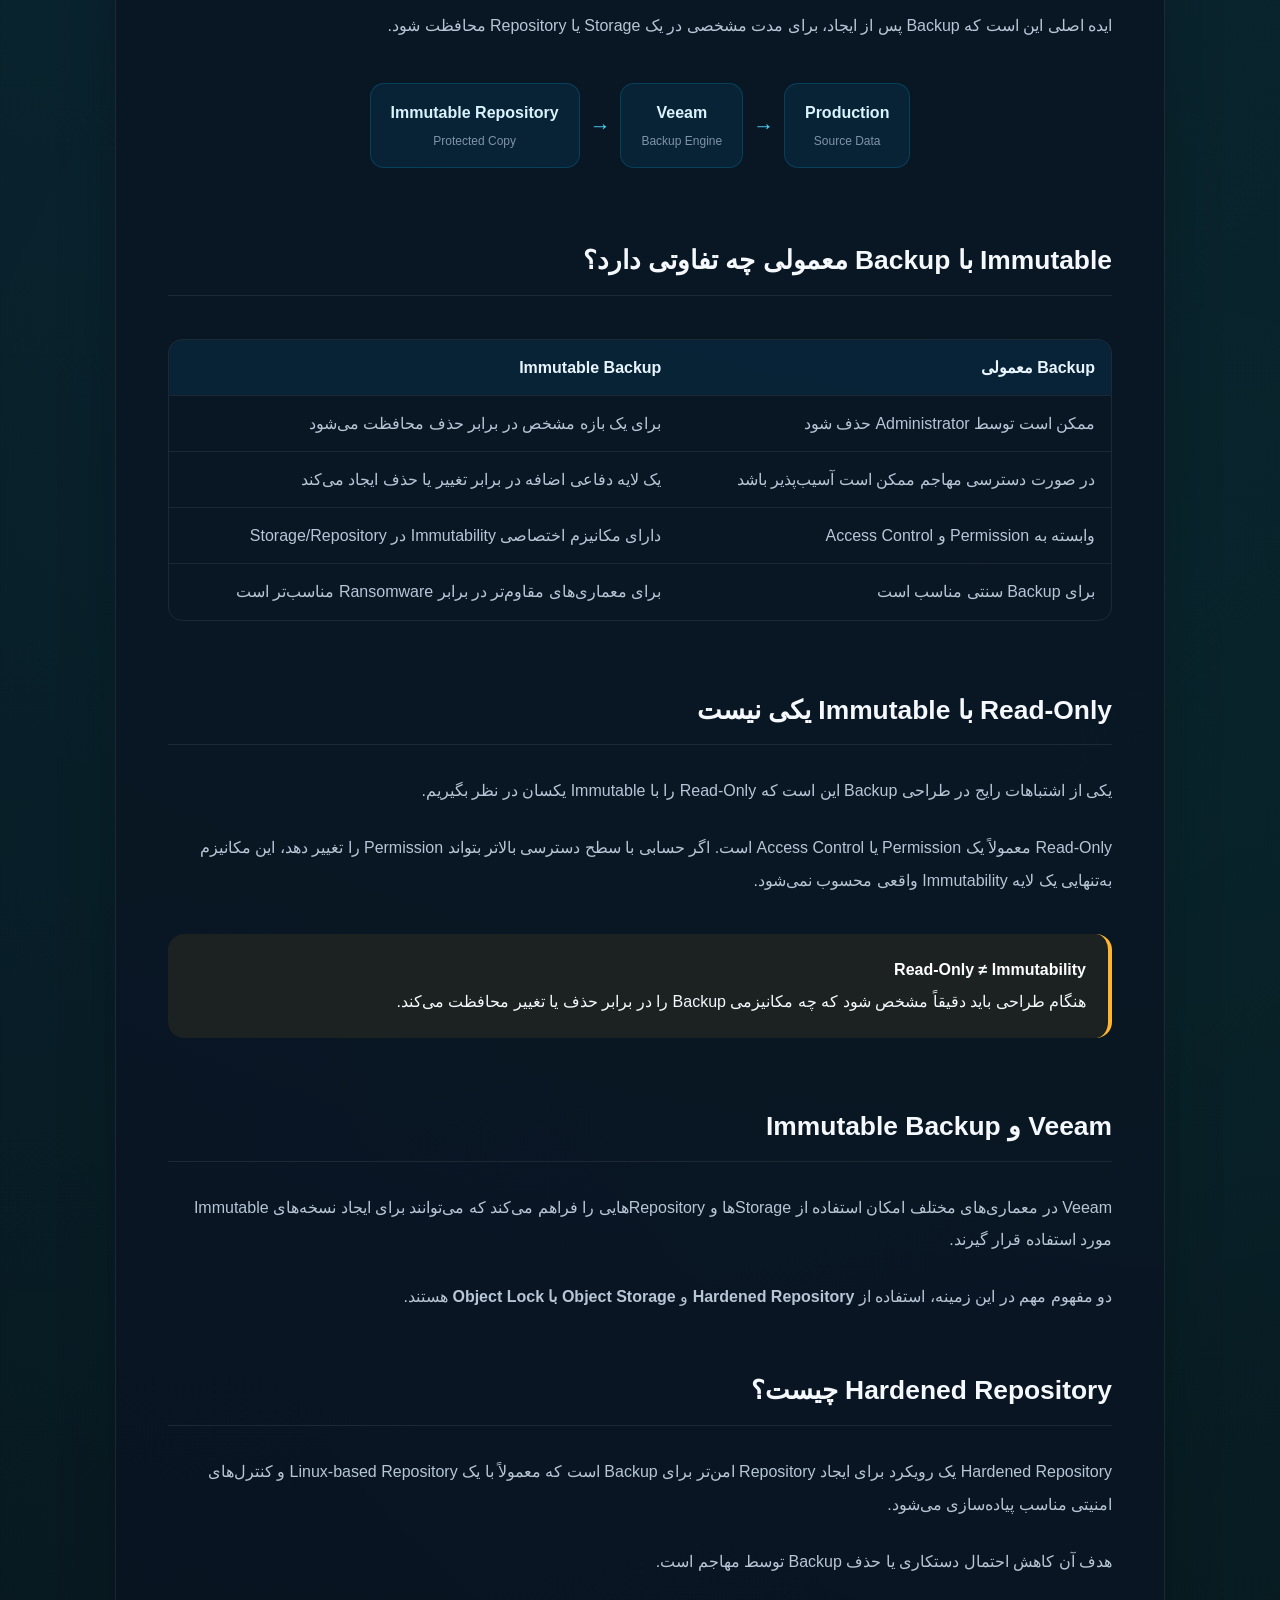
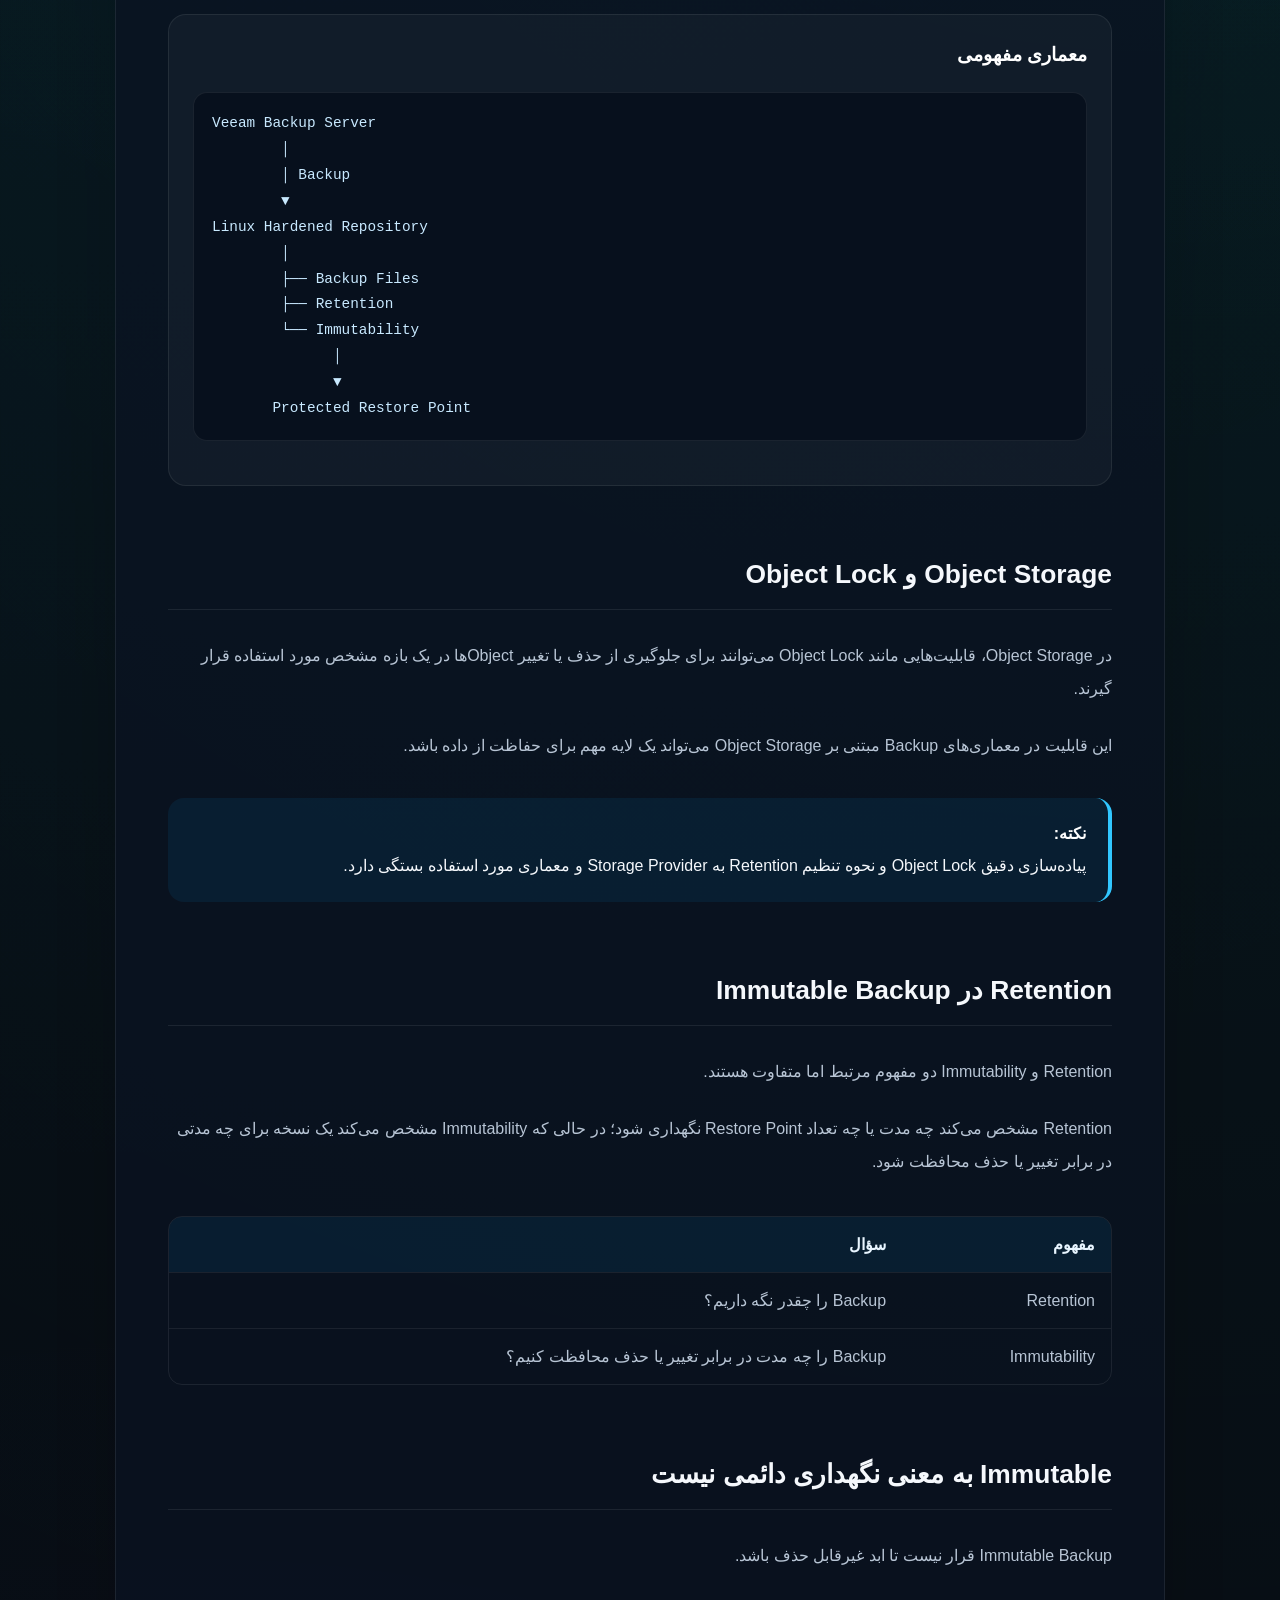
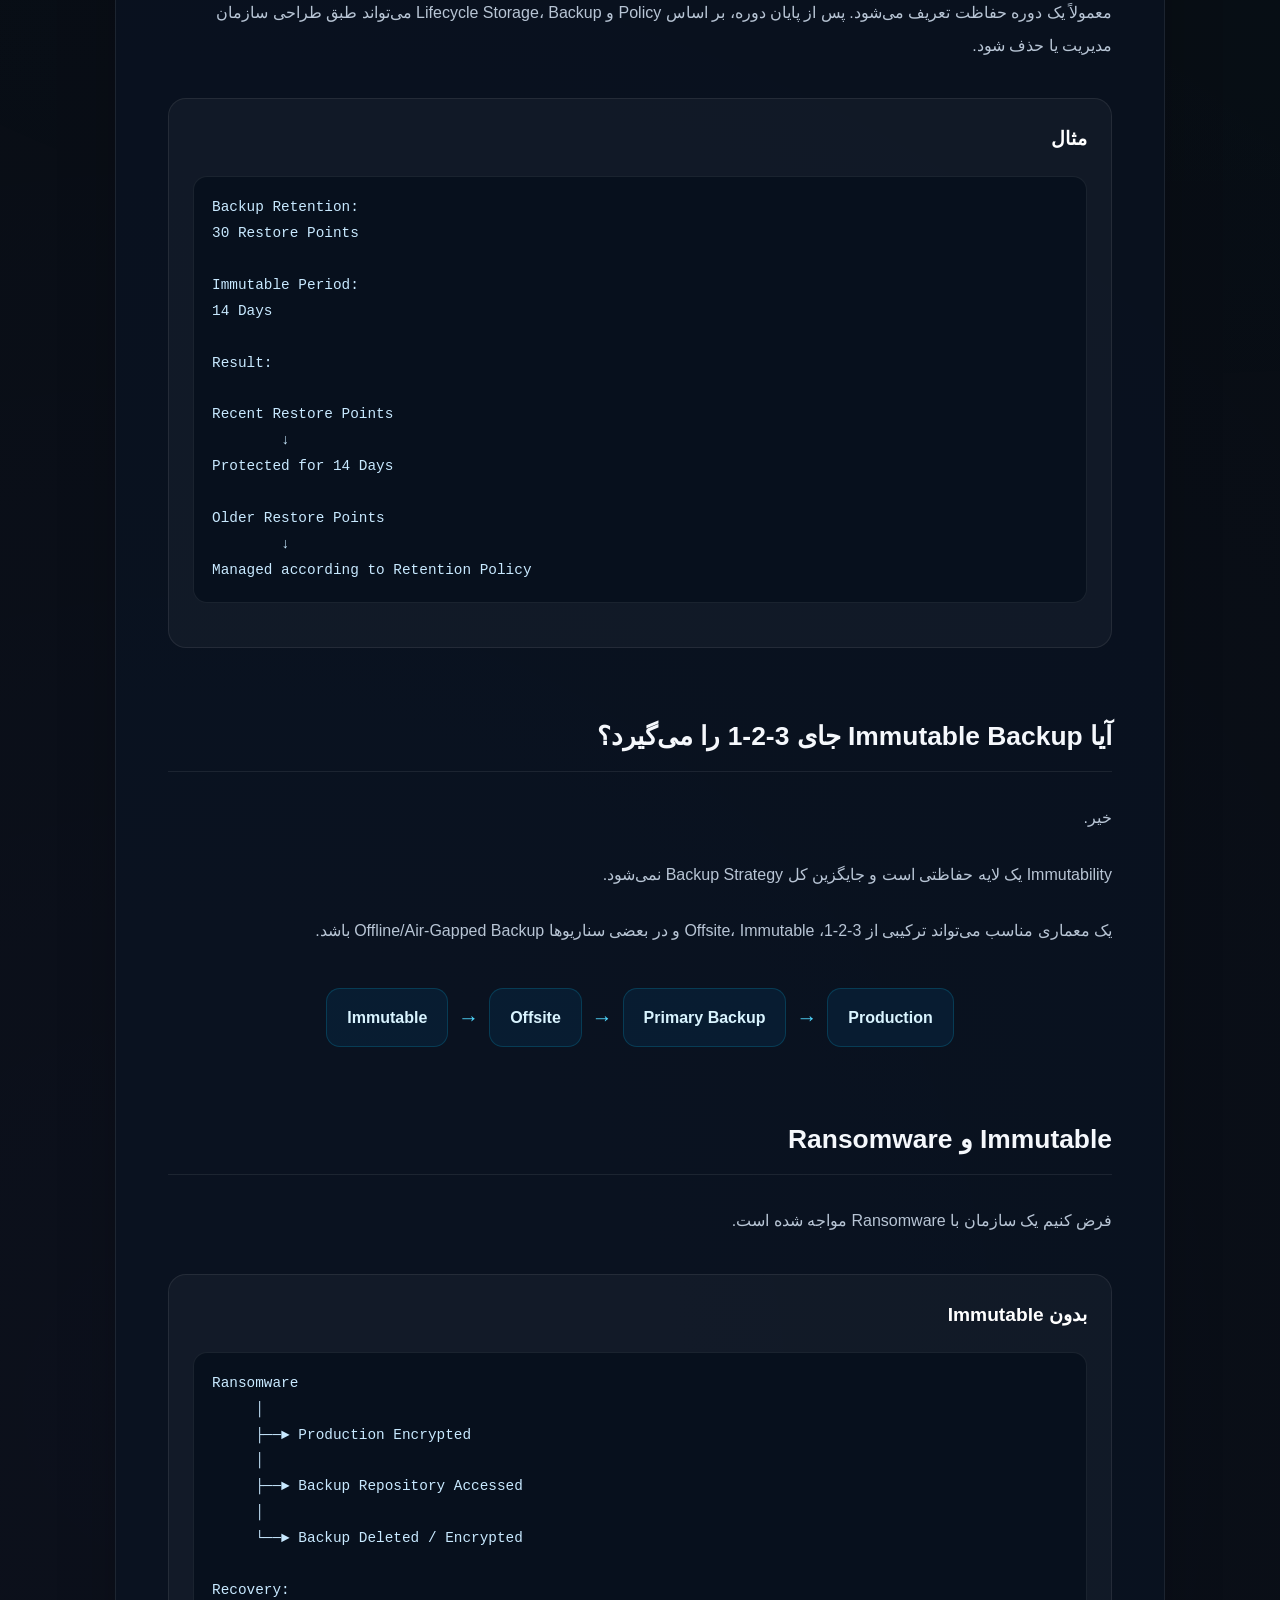
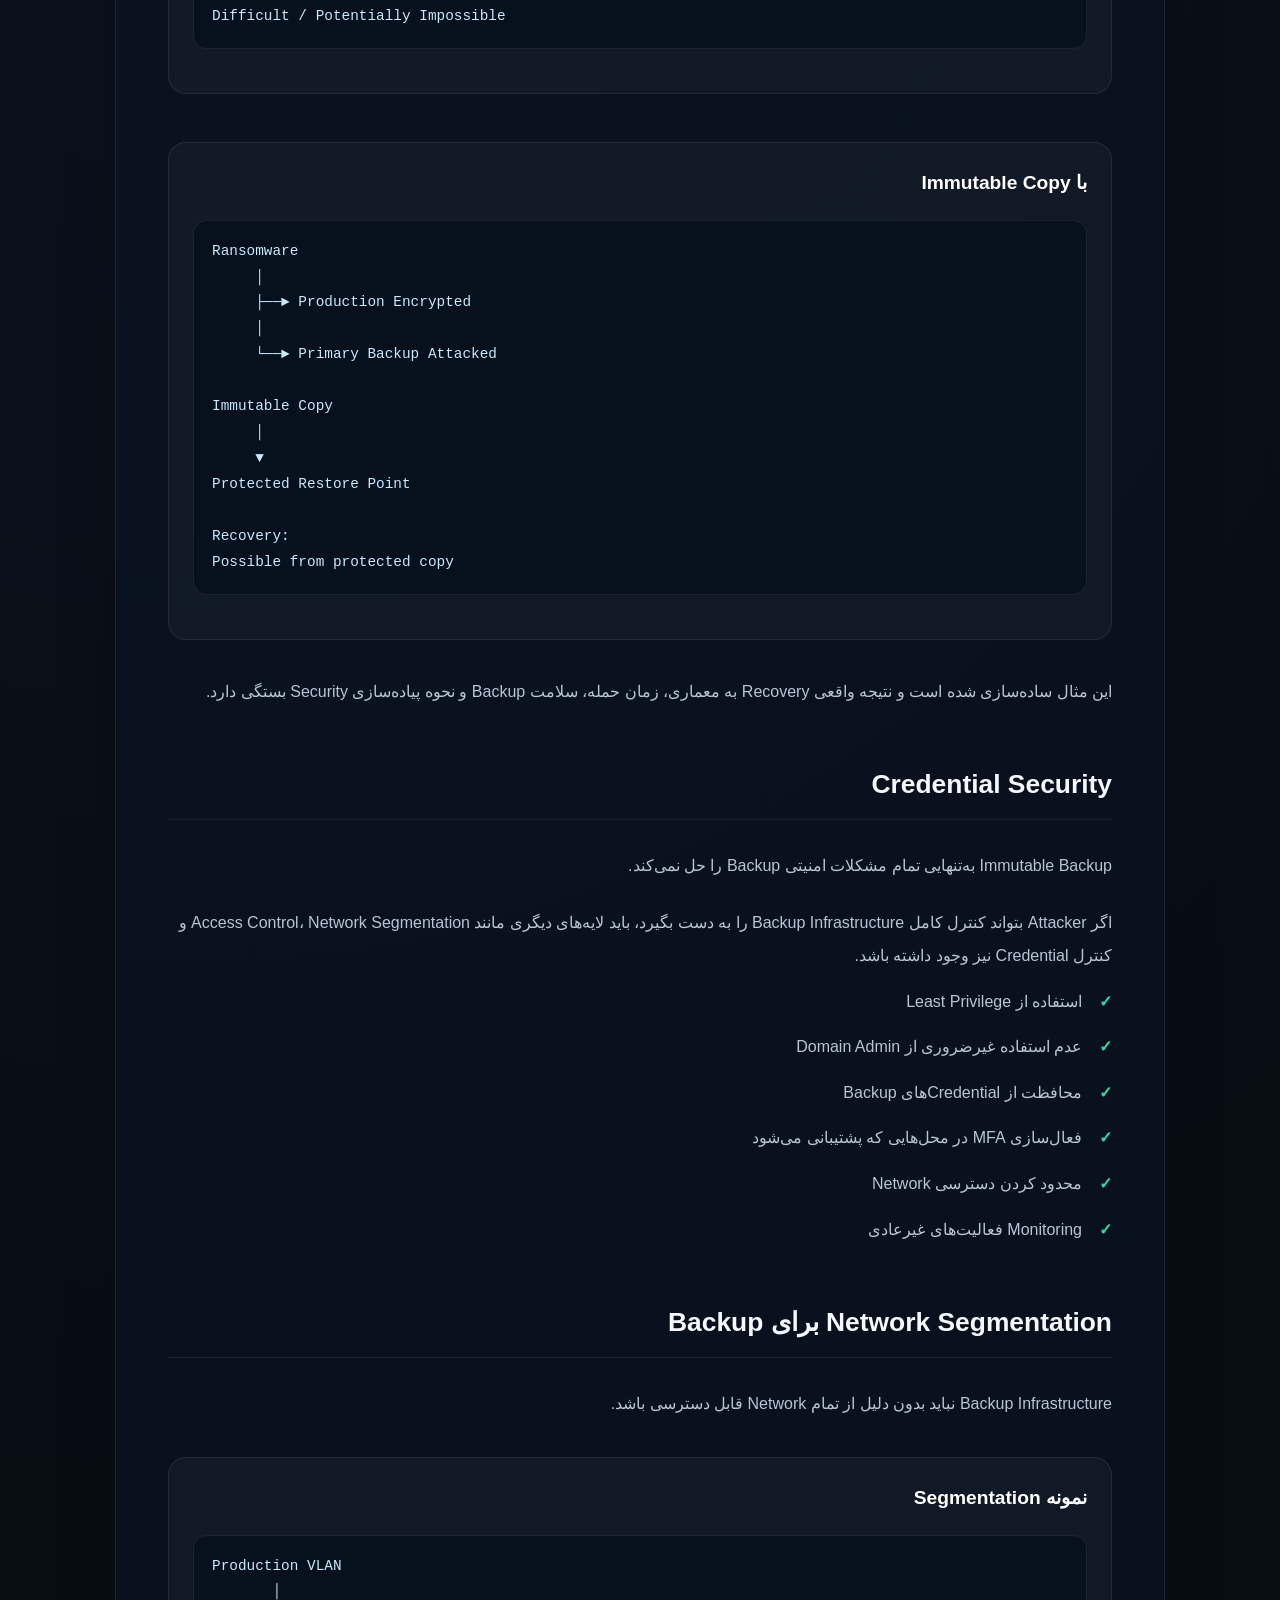
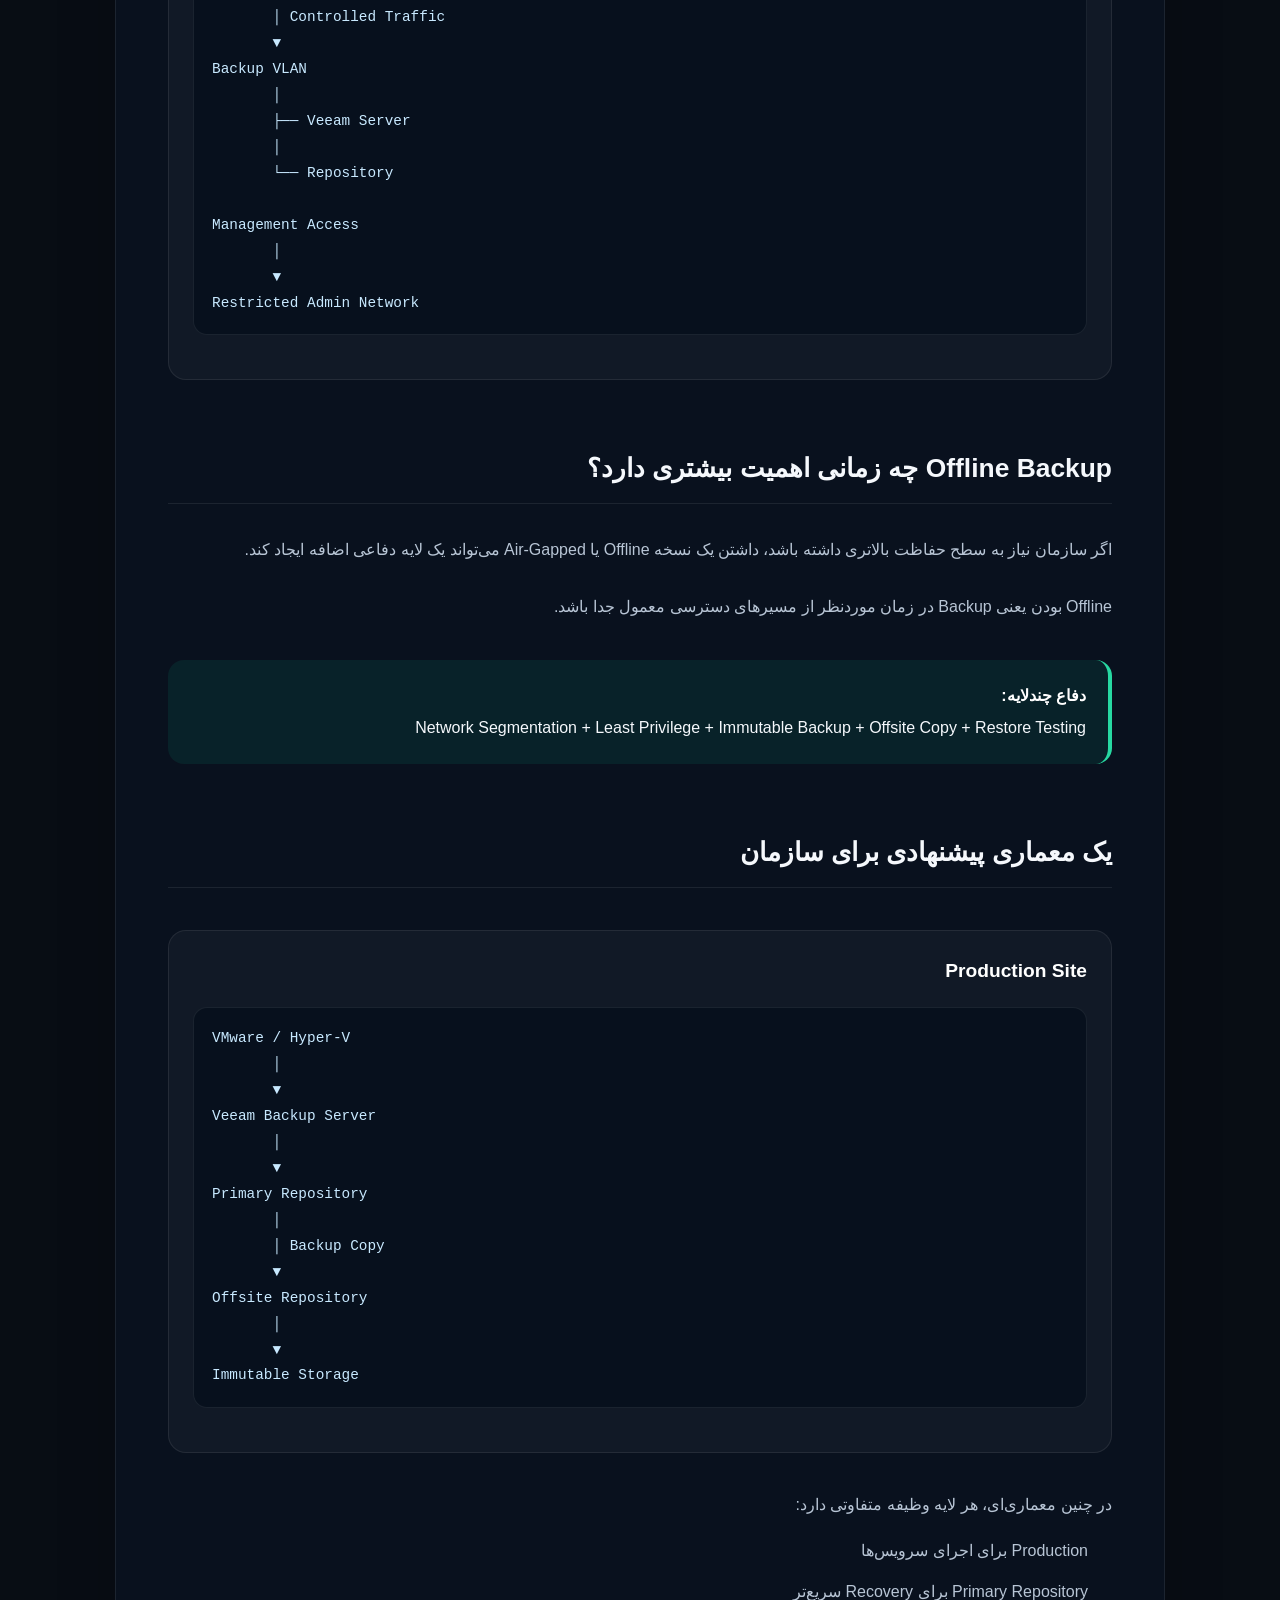
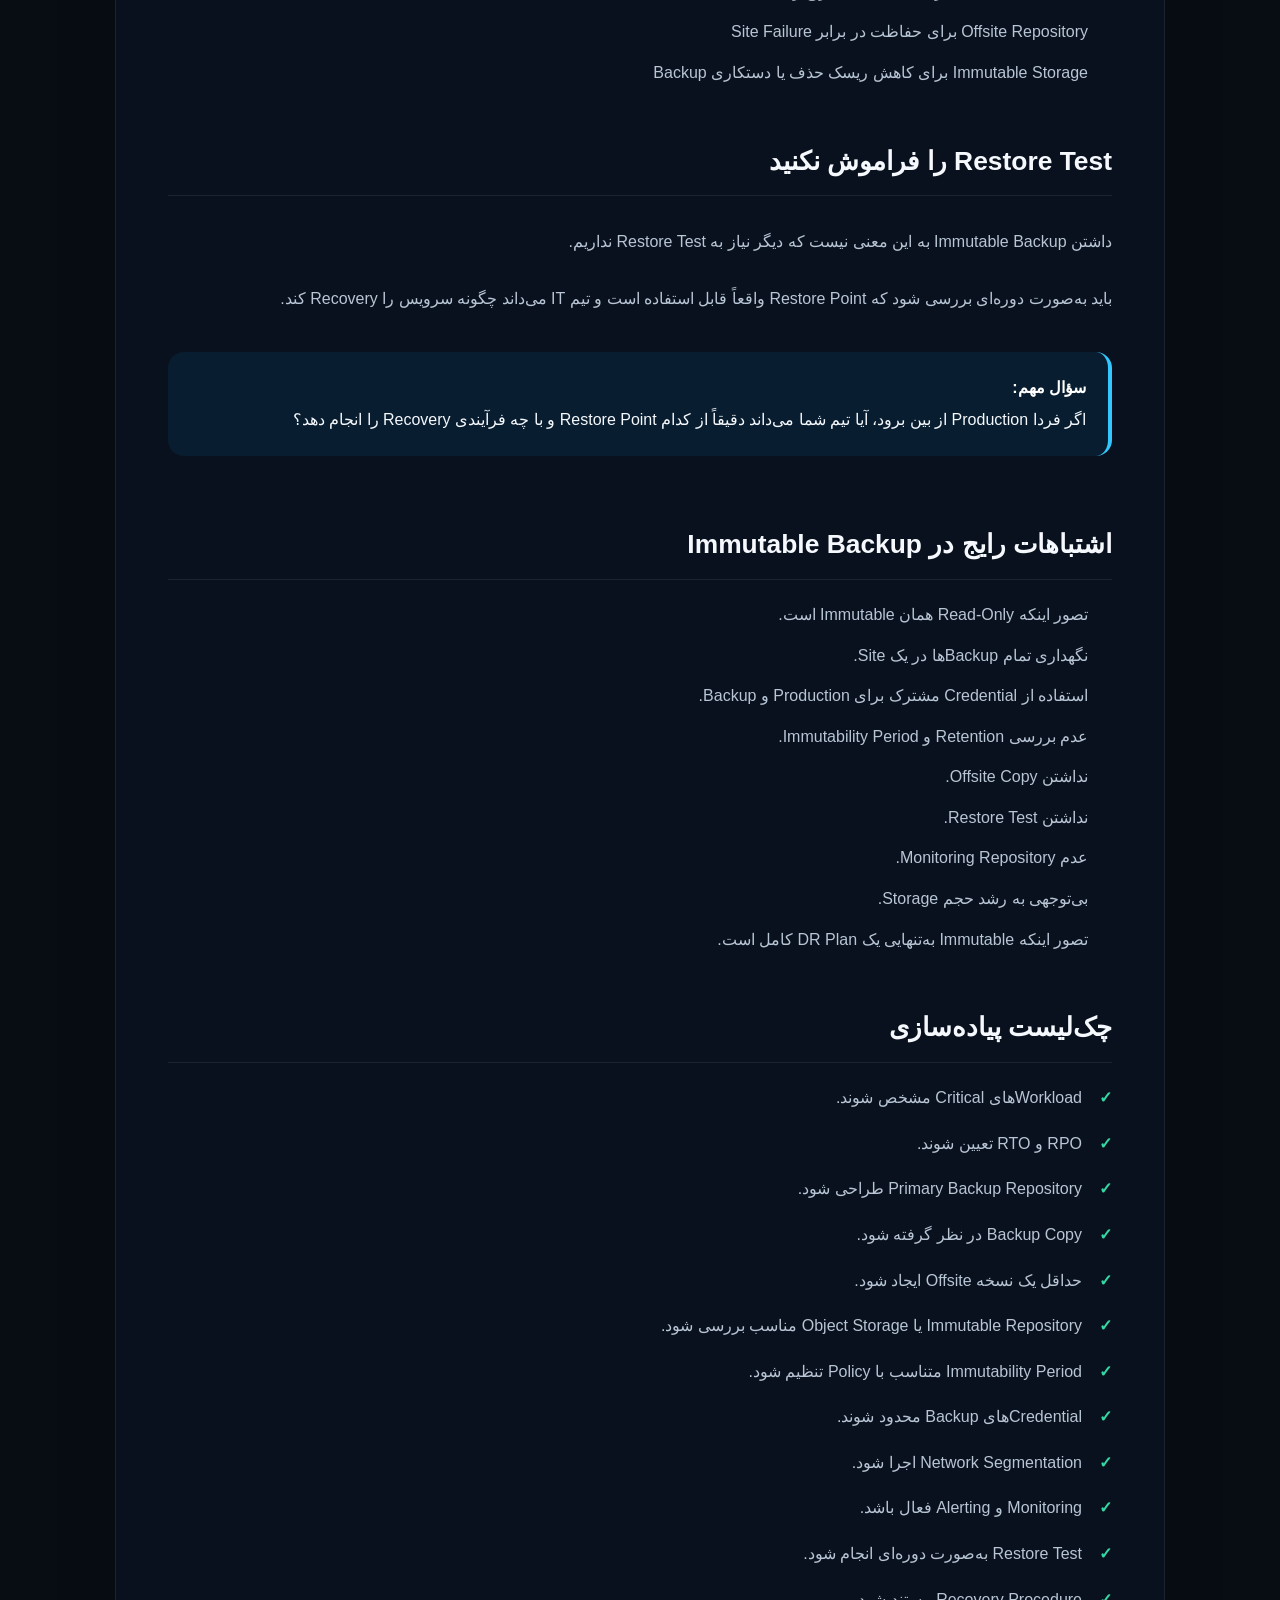
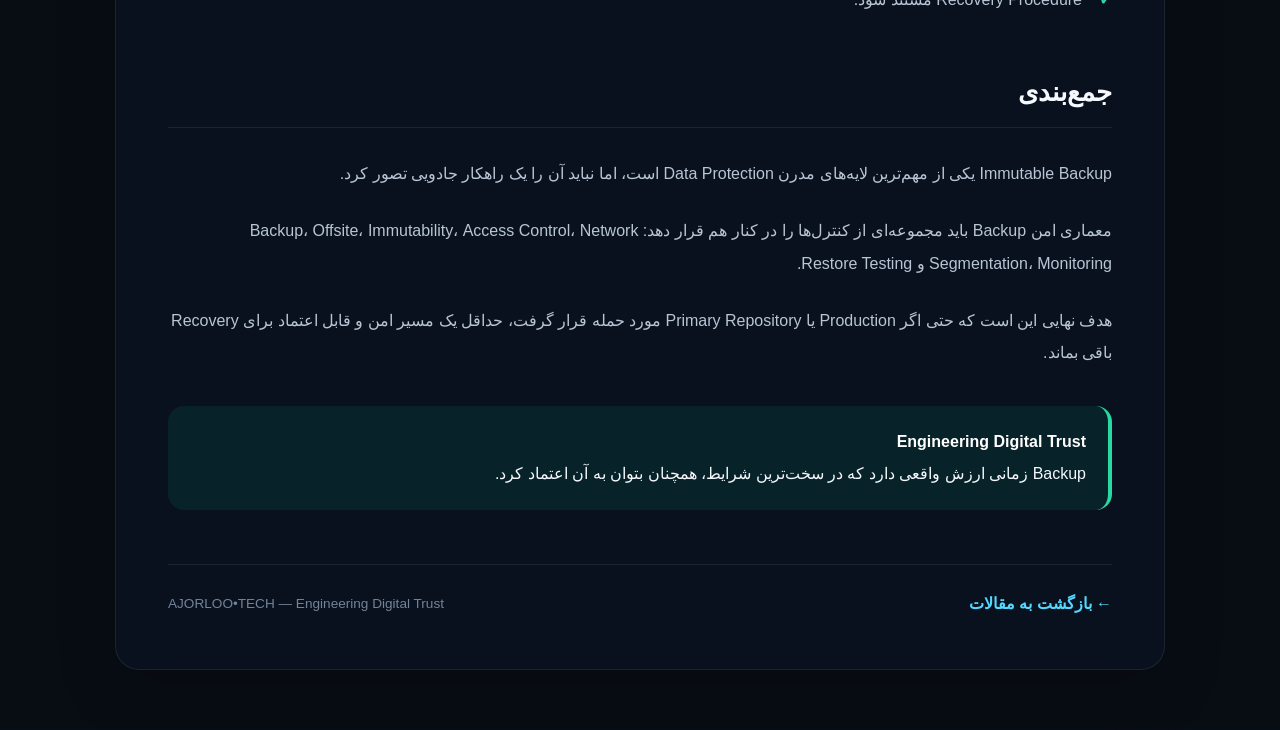
<file: immutable-backup.html>
<!DOCTYPE html>
<html lang="fa" dir="rtl">

<head>
  <meta charset="UTF-8" />
  <meta name="viewport" content="width=device-width, initial-scale=1.0" />

  <title>Immutable Backup چیست؟ راهنمای حفاظت از Backup در برابر Ransomware | AJORLOO•TECH</title>

  <meta
    name="description"
    content="راهنمای کامل Immutable Backup، Hardened Repository، Object Lock، Ransomware Protection، Retention و طراحی Backup امن با Veeam."
  />

  <link rel="stylesheet" href="../styles.css" />

  <style>
    .article-page {
      min-height: 100vh;
      padding: 120px 20px 60px;
      background:
        radial-gradient(circle at 10% 10%, rgba(0, 170, 255, 0.08), transparent 30%),
        radial-gradient(circle at 90% 20%, rgba(0, 255, 200, 0.06), transparent 30%);
    }

    .article-container {
      width: min(1050px, 100%);
      margin: 0 auto;
    }

    .article-header {
      text-align: center;
      margin-bottom: 40px;
    }

    .article-category-badge {
      display: inline-flex;
      align-items: center;
      padding: 8px 16px;
      border: 1px solid rgba(0, 200, 255, 0.25);
      border-radius: 999px;
      background: rgba(0, 180, 255, 0.08);
      color: #59d8ff;
      font-size: 0.78rem;
      font-weight: 700;
      letter-spacing: 1px;
      margin-bottom: 20px;
    }

    .article-header h1 {
      font-size: clamp(2rem, 4vw, 3.4rem);
      line-height: 1.35;
      margin: 0 auto 18px;
      max-width: 900px;
    }

    .article-header p {
      max-width: 820px;
      margin: 0 auto;
      color: #9baabd;
      font-size: 1.05rem;
      line-height: 2;
    }

    .article-meta-bar {
      display: flex;
      justify-content: center;
      flex-wrap: wrap;
      gap: 12px;
      margin-top: 28px;
    }

    .article-meta-item {
      padding: 8px 14px;
      border-radius: 10px;
      background: rgba(255,255,255,0.04);
      border: 1px solid rgba(255,255,255,0.08);
      color: #b9c6d6;
      font-size: 0.85rem;
    }

    .article-content {
      background: rgba(10, 20, 35, 0.72);
      border: 1px solid rgba(255,255,255,0.08);
      border-radius: 24px;
      padding: clamp(22px, 5vw, 52px);
      box-shadow: 0 20px 60px rgba(0,0,0,0.18);
    }

    .article-content h2 {
      font-size: 1.65rem;
      margin: 42px 0 18px;
      padding-bottom: 12px;
      border-bottom: 1px solid rgba(255,255,255,0.08);
    }

    .article-content h2:first-child {
      margin-top: 0;
    }

    .article-content h3 {
      font-size: 1.2rem;
      margin: 30px 0 12px;
    }

    .article-content p {
      color: #b8c5d5;
      line-height: 2.05;
      margin: 12px 0;
    }

    .article-content ul,
    .article-content ol {
      padding-right: 24px;
      color: #b8c5d5;
      line-height: 2.1;
    }

    .article-content li {
      margin-bottom: 7px;
    }

    .highlight-box,
    .warning-box,
    .success-box,
    .danger-box {
      margin: 24px 0;
      padding: 20px 22px;
      border-radius: 16px;
      line-height: 2;
    }

    .highlight-box {
      background: rgba(0, 170, 255, 0.08);
      border-right: 4px solid #31c7ff;
    }

    .warning-box {
      background: rgba(255, 170, 0, 0.08);
      border-right: 4px solid #ffb52e;
    }

    .success-box {
      background: rgba(0, 220, 160, 0.08);
      border-right: 4px solid #27d9a2;
    }

    .danger-box {
      background: rgba(255, 70, 100, 0.07);
      border-right: 4px solid #ff5d7a;
    }

    .highlight-box strong,
    .warning-box strong,
    .success-box strong,
    .danger-box strong {
      color: #ffffff;
    }

    .number-grid {
      display: grid;
      grid-template-columns: repeat(auto-fit, minmax(200px, 1fr));
      gap: 14px;
      margin: 28px 0;
    }

    .number-card {
      padding: 22px;
      border-radius: 18px;
      background: rgba(255,255,255,0.035);
      border: 1px solid rgba(255,255,255,0.07);
      text-align: center;
    }

    .number-card .big-number {
      font-size: 2rem;
      font-weight: 800;
      color: #ffffff;
      margin-bottom: 8px;
    }

    .number-card strong {
      display: block;
      color: #dff7ff;
      margin-bottom: 7px;
    }

    .number-card span {
      color: #8799ad;
      font-size: 0.84rem;
      line-height: 1.8;
    }

    .comparison-table-wrapper {
      width: 100%;
      overflow-x: auto;
      margin: 25px 0;
      border-radius: 14px;
      border: 1px solid rgba(255,255,255,0.08);
    }

    .comparison-table {
      width: 100%;
      border-collapse: collapse;
      min-width: 680px;
    }

    .comparison-table th,
    .comparison-table td {
      padding: 14px 16px;
      text-align: right;
      border-bottom: 1px solid rgba(255,255,255,0.07);
    }

    .comparison-table th {
      background: rgba(0,170,255,0.08);
      color: #e8f5ff;
      font-weight: 700;
    }

    .comparison-table td {
      color: #b8c5d5;
    }

    .comparison-table tr:last-child td {
      border-bottom: none;
    }

    .code-block {
      direction: ltr;
      text-align: left;
      overflow-x: auto;
      background: #07101d;
      border: 1px solid rgba(255,255,255,0.08);
      border-radius: 14px;
      padding: 18px;
      margin: 20px 0;
      color: #c8e9ff;
      font-family: Consolas, Monaco, monospace;
      font-size: 0.9rem;
      line-height: 1.8;
      white-space: pre;
    }

    .scenario-card {
      margin: 24px 0;
      padding: 24px;
      border-radius: 18px;
      background: rgba(255,255,255,0.035);
      border: 1px solid rgba(255,255,255,0.08);
    }

    .scenario-card h3 {
      margin-top: 0;
      color: #ffffff;
    }

    .flow {
      display: flex;
      align-items: center;
      justify-content: center;
      flex-wrap: wrap;
      gap: 10px;
      margin: 28px 0;
    }

    .flow-item {
      padding: 15px 20px;
      border-radius: 14px;
      background: rgba(0,170,255,0.08);
      border: 1px solid rgba(0,200,255,0.18);
      color: #d9f4ff;
      font-weight: 600;
      text-align: center;
    }

    .flow-item small {
      display: block;
      color: #8194a9;
      font-size: 0.75rem;
      margin-top: 5px;
      font-weight: 400;
    }

    .flow-arrow {
      color: #51d8ff;
      font-size: 1.3rem;
    }

    .check-list {
      list-style: none;
      padding-right: 0 !important;
    }

    .check-list li {
      position: relative;
      padding-right: 30px;
      margin-bottom: 12px;
    }

    .check-list li::before {
      content: "✓";
      position: absolute;
      right: 0;
      top: 0;
      color: #36d8a4;
      font-weight: 800;
    }

    .article-footer {
      display: flex;
      justify-content: space-between;
      align-items: center;
      gap: 20px;
      flex-wrap: wrap;
      margin-top: 30px;
      padding-top: 25px;
      border-top: 1px solid rgba(255,255,255,0.08);
    }

    .back-link {
      display: inline-flex;
      align-items: center;
      gap: 8px;
      color: #54d8ff;
      text-decoration: none;
      font-weight: 700;
    }

    .back-link:hover {
      opacity: 0.8;
    }

    .article-brand {
      color: #738399;
      font-size: 0.85rem;
    }

    @media (max-width: 700px) {

      .article-page {
        padding: 95px 14px 40px;
      }

      .article-content {
        padding: 22px 17px;
        border-radius: 18px;
      }

      .article-header h1 {
        font-size: 1.9rem;
      }

      .article-content h2 {
        font-size: 1.4rem;
      }

      .flow {
        flex-direction: column;
      }

      .flow-arrow {
        transform: rotate(90deg);
      }
    }
  </style>
</head>


<body>

  <main class="article-page">

    <div class="article-container">

      <header class="article-header">

        <div class="article-category-badge">
          VEEAM / BACKUP / SECURITY
        </div>

        <h1>
          Immutable Backup چیست؟
          راهنمای حفاظت از Backup در برابر Ransomware
        </h1>

        <p>
          Immutable Backup چگونه از نسخه‌های پشتیبان در برابر حذف،
          تغییر و حملات Ransomware محافظت می‌کند؟
          آشنایی با Hardened Repository، Object Lock، Retention
          و طراحی یک Backup امن.
        </p>

        <div class="article-meta-bar">

          <span class="article-meta-item">
            Advanced
          </span>

          <span class="article-meta-item">
            حدود 15 دقیقه مطالعه
          </span>

          <span class="article-meta-item">
            Veeam
          </span>

          <span class="article-meta-item">
            Cyber Security
          </span>

          <span class="article-meta-item">
            AJORLOO•TECH
          </span>

        </div>

      </header>


      <article class="article-content">


        <h2>
          Immutable Backup چیست؟
        </h2>

        <p>
          Immutable Backup به نسخه‌ای از Backup گفته می‌شود که برای یک
          بازه زمانی مشخص، در برابر تغییر یا حذف محافظت می‌شود.
        </p>

        <p>
          هدف اصلی Immutability این است که اگر یک Attacker به محیط
          Backup دسترسی پیدا کرد، نتواند به‌سادگی تمام Restore Pointهای
          موردنیاز برای Recovery را حذف یا دستکاری کند.
        </p>

        <div class="highlight-box">

          <strong>
            مفهوم ساده:
          </strong>

          <br />

          Backup معمولی را می‌توان مانند فایلی تصور کرد که باید
          از آن محافظت کنیم؛ Immutable Backup یک لایه حفاظتی
          اضافه ایجاد می‌کند تا تغییر یا حذف آن در بازه مشخص
          دشوار یا غیرممکن شود.

        </div>


        <h2>
          چرا Immutable Backup مهم شده است؟
        </h2>

        <p>
          در گذشته تمرکز بسیاری از سازمان‌ها روی خرابی Hardware،
          حذف تصادفی فایل و مشکلات Storage بود.
        </p>

        <p>
          امروزه تهدیدهایی مانند Ransomware باعث شده‌اند Backup
          Infrastructure نیز بخشی از Security Architecture سازمان باشد.
        </p>

        <p>
          مهاجم ممکن است تلاش کند قبل از رمزگذاری Production،
          نسخه‌های Backup را نیز حذف کند تا امکان Recovery کاهش یابد.
        </p>

        <div class="danger-box">

          <strong>
            سناریوی بسیار خطرناک:
          </strong>

          <br />

          Production و Backup هر دو قابل دسترسی با Credentialهای
          یکسان باشند و هیچ نسخه Immutable یا Offline وجود نداشته باشد.

        </div>


        <h2>
          Immutable چگونه از Backup محافظت می‌کند؟
        </h2>

        <p>
          ایده اصلی این است که Backup پس از ایجاد، برای مدت مشخصی
          در یک Storage یا Repository محافظت شود.
        </p>

        <div class="flow">

          <div class="flow-item">
            Production
            <small>Source Data</small>
          </div>

          <div class="flow-arrow">
            →
          </div>

          <div class="flow-item">
            Veeam
            <small>Backup Engine</small>
          </div>

          <div class="flow-arrow">
            →
          </div>

          <div class="flow-item">
            Immutable Repository
            <small>Protected Copy</small>
          </div>

        </div>


        <h2>
          Immutable با Backup معمولی چه تفاوتی دارد؟
        </h2>

        <div class="comparison-table-wrapper">

          <table class="comparison-table">

            <thead>

              <tr>
                <th>
                  Backup معمولی
                </th>

                <th>
                  Immutable Backup
                </th>
              </tr>

            </thead>

            <tbody>

              <tr>
                <td>
                  ممکن است توسط Administrator حذف شود
                </td>

                <td>
                  برای یک بازه مشخص در برابر حذف محافظت می‌شود
                </td>
              </tr>

              <tr>
                <td>
                  در صورت دسترسی مهاجم ممکن است آسیب‌پذیر باشد
                </td>

                <td>
                  یک لایه دفاعی اضافه در برابر تغییر یا حذف ایجاد می‌کند
                </td>
              </tr>

              <tr>
                <td>
                  وابسته به Permission و Access Control
                </td>

                <td>
                  دارای مکانیزم اختصاصی Immutability در Storage/Repository
                </td>
              </tr>

              <tr>
                <td>
                  برای Backup سنتی مناسب است
                </td>

                <td>
                  برای معماری‌های مقاوم‌تر در برابر Ransomware مناسب‌تر است
                </td>
              </tr>

            </tbody>

          </table>

        </div>


        <h2>
          Read-Only با Immutable یکی نیست
        </h2>

        <p>
          یکی از اشتباهات رایج در طراحی Backup این است که Read-Only
          را با Immutable یکسان در نظر بگیریم.
        </p>

        <p>
          Read-Only معمولاً یک Permission یا Access Control است.
          اگر حسابی با سطح دسترسی بالاتر بتواند Permission را تغییر دهد،
          این مکانیزم به‌تنهایی یک لایه Immutability واقعی محسوب نمی‌شود.
        </p>

        <div class="warning-box">

          <strong>
            Read-Only ≠ Immutability
          </strong>

          <br />

          هنگام طراحی باید دقیقاً مشخص شود که چه مکانیزمی Backup
          را در برابر حذف یا تغییر محافظت می‌کند.

        </div>


        <h2>
          Veeam و Immutable Backup
        </h2>

        <p>
          Veeam در معماری‌های مختلف امکان استفاده از Storageها و
          Repositoryهایی را فراهم می‌کند که می‌توانند برای ایجاد
          نسخه‌های Immutable مورد استفاده قرار گیرند.
        </p>

        <p>
          دو مفهوم مهم در این زمینه، استفاده از
          <strong>Hardened Repository</strong>
          و
          <strong>Object Storage با Object Lock</strong>
          هستند.
        </p>


        <h2>
          Hardened Repository چیست؟
        </h2>

        <p>
          Hardened Repository یک رویکرد برای ایجاد Repository امن‌تر
          برای Backup است که معمولاً با یک Linux-based Repository
          و کنترل‌های امنیتی مناسب پیاده‌سازی می‌شود.
        </p>

        <p>
          هدف آن کاهش احتمال دستکاری یا حذف Backup توسط مهاجم است.
        </p>

        <div class="scenario-card">

          <h3>
            معماری مفهومی
          </h3>

          <div class="code-block">Veeam Backup Server
        │
        │ Backup
        ▼
Linux Hardened Repository
        │
        ├── Backup Files
        ├── Retention
        └── Immutability
              │
              ▼
       Protected Restore Point</div>

        </div>


        <h2>
          Object Storage و Object Lock
        </h2>

        <p>
          در Object Storage، قابلیت‌هایی مانند Object Lock می‌توانند
          برای جلوگیری از حذف یا تغییر Objectها در یک بازه مشخص
          مورد استفاده قرار گیرند.
        </p>

        <p>
          این قابلیت در معماری‌های Backup مبتنی بر Object Storage
          می‌تواند یک لایه مهم برای حفاظت از داده باشد.
        </p>

        <div class="highlight-box">

          <strong>
            نکته:
          </strong>

          <br />

          پیاده‌سازی دقیق Object Lock و نحوه تنظیم Retention
          به Storage Provider و معماری مورد استفاده بستگی دارد.

        </div>


        <h2>
          Retention در Immutable Backup
        </h2>

        <p>
          Retention و Immutability دو مفهوم مرتبط اما متفاوت هستند.
        </p>

        <p>
          Retention مشخص می‌کند چه مدت یا چه تعداد Restore Point
          نگهداری شود؛ در حالی که Immutability مشخص می‌کند یک نسخه
          برای چه مدتی در برابر تغییر یا حذف محافظت شود.
        </p>

        <div class="comparison-table-wrapper">

          <table class="comparison-table">

            <thead>

              <tr>
                <th>
                  مفهوم
                </th>

                <th>
                  سؤال
                </th>

              </tr>

            </thead>

            <tbody>

              <tr>

                <td>
                  Retention
                </td>

                <td>
                  Backup را چقدر نگه داریم؟
                </td>

              </tr>

              <tr>

                <td>
                  Immutability
                </td>

                <td>
                  Backup را چه مدت در برابر تغییر یا حذف محافظت کنیم؟
                </td>

              </tr>

            </tbody>

          </table>

        </div>


        <h2>
          Immutable به معنی نگهداری دائمی نیست
        </h2>

        <p>
          Immutable Backup قرار نیست تا ابد غیرقابل حذف باشد.
        </p>

        <p>
          معمولاً یک دوره حفاظت تعریف می‌شود. پس از پایان دوره،
          بر اساس Policy و Lifecycle Storage، Backup می‌تواند
          طبق طراحی سازمان مدیریت یا حذف شود.
        </p>

        <div class="scenario-card">

          <h3>
            مثال
          </h3>

          <div class="code-block">Backup Retention:
30 Restore Points

Immutable Period:
14 Days

Result:

Recent Restore Points
        ↓
Protected for 14 Days

Older Restore Points
        ↓
Managed according to Retention Policy</div>

        </div>


        <h2>
          آیا Immutable Backup جای 3-2-1 را می‌گیرد؟
        </h2>

        <p>
          خیر.
        </p>

        <p>
          Immutability یک لایه حفاظتی است و جایگزین کل Backup Strategy
          نمی‌شود.
        </p>

        <p>
          یک معماری مناسب می‌تواند ترکیبی از 3-2-1،
          Offsite، Immutable و در بعضی سناریوها Offline/Air-Gapped
          Backup باشد.
        </p>

        <div class="flow">

          <div class="flow-item">
            Production
          </div>

          <div class="flow-arrow">
            →
          </div>

          <div class="flow-item">
            Primary Backup
          </div>

          <div class="flow-arrow">
            →
          </div>

          <div class="flow-item">
            Offsite
          </div>

          <div class="flow-arrow">
            →
          </div>

          <div class="flow-item">
            Immutable
          </div>

        </div>


        <h2>
          Immutable و Ransomware
        </h2>

        <p>
          فرض کنیم یک سازمان با Ransomware مواجه شده است.
        </p>

        <div class="scenario-card">

          <h3>
            بدون Immutable
          </h3>

          <div class="code-block">Ransomware
     │
     ├──► Production Encrypted
     │
     ├──► Backup Repository Accessed
     │
     └──► Backup Deleted / Encrypted

Recovery:
Difficult / Potentially Impossible</div>

        </div>


        <div class="scenario-card">

          <h3>
            با Immutable Copy
          </h3>

          <div class="code-block">Ransomware
     │
     ├──► Production Encrypted
     │
     └──► Primary Backup Attacked

Immutable Copy
     │
     ▼
Protected Restore Point

Recovery:
Possible from protected copy</div>

        </div>

        <p>
          این مثال ساده‌سازی شده است و نتیجه واقعی Recovery به معماری،
          زمان حمله، سلامت Backup و نحوه پیاده‌سازی Security بستگی دارد.
        </p>


        <h2>
          Credential Security
        </h2>

        <p>
          Immutable Backup به‌تنهایی تمام مشکلات امنیتی Backup را حل نمی‌کند.
        </p>

        <p>
          اگر Attacker بتواند کنترل کامل Backup Infrastructure را
          به دست بگیرد، باید لایه‌های دیگری مانند Access Control،
          Network Segmentation و کنترل Credential نیز وجود داشته باشد.
        </p>

        <ul class="check-list">

          <li>
            استفاده از Least Privilege
          </li>

          <li>
            عدم استفاده غیرضروری از Domain Admin
          </li>

          <li>
            محافظت از Credentialهای Backup
          </li>

          <li>
            فعال‌سازی MFA در محل‌هایی که پشتیبانی می‌شود
          </li>

          <li>
            محدود کردن دسترسی Network
          </li>

          <li>
            Monitoring فعالیت‌های غیرعادی
          </li>

        </ul>


        <h2>
          Network Segmentation برای Backup
        </h2>

        <p>
          Backup Infrastructure نباید بدون دلیل از تمام Network قابل دسترسی باشد.
        </p>

        <div class="scenario-card">

          <h3>
            نمونه Segmentation
          </h3>

          <div class="code-block">Production VLAN
       │
       │ Controlled Traffic
       ▼
Backup VLAN
       │
       ├── Veeam Server
       │
       └── Repository

Management Access
       │
       ▼
Restricted Admin Network</div>

        </div>


        <h2>
          Offline Backup چه زمانی اهمیت بیشتری دارد؟
        </h2>

        <p>
          اگر سازمان نیاز به سطح حفاظت بالاتری داشته باشد،
          داشتن یک نسخه Offline یا Air-Gapped می‌تواند یک لایه
          دفاعی اضافه ایجاد کند.
        </p>

        <p>
          Offline بودن یعنی Backup در زمان موردنظر از مسیرهای
          دسترسی معمول جدا باشد.
        </p>

        <div class="success-box">

          <strong>
            دفاع چندلایه:
          </strong>

          <br />

          Network Segmentation
          +
          Least Privilege
          +
          Immutable Backup
          +
          Offsite Copy
          +
          Restore Testing

        </div>


        <h2>
          یک معماری پیشنهادی برای سازمان
        </h2>

        <div class="scenario-card">

          <h3>
            Production Site
          </h3>

          <div class="code-block">VMware / Hyper-V
       │
       ▼
Veeam Backup Server
       │
       ▼
Primary Repository
       │
       │ Backup Copy
       ▼
Offsite Repository
       │
       ▼
Immutable Storage</div>

        </div>

        <p>
          در چنین معماری‌ای، هر لایه وظیفه متفاوتی دارد:
        </p>

        <ul>

          <li>
            Production برای اجرای سرویس‌ها
          </li>

          <li>
            Primary Repository برای Recovery سریع‌تر
          </li>

          <li>
            Offsite Repository برای حفاظت در برابر Site Failure
          </li>

          <li>
            Immutable Storage برای کاهش ریسک حذف یا دستکاری Backup
          </li>

        </ul>


        <h2>
          Restore Test را فراموش نکنید
        </h2>

        <p>
          داشتن Immutable Backup به این معنی نیست که دیگر نیاز به
          Restore Test نداریم.
        </p>

        <p>
          باید به‌صورت دوره‌ای بررسی شود که Restore Point واقعاً
          قابل استفاده است و تیم IT می‌داند چگونه سرویس را Recovery کند.
        </p>

        <div class="highlight-box">

          <strong>
            سؤال مهم:
          </strong>

          <br />

          اگر فردا Production از بین برود،
          آیا تیم شما می‌داند دقیقاً از کدام Restore Point
          و با چه فرآیندی Recovery را انجام دهد؟

        </div>


        <h2>
          اشتباهات رایج در Immutable Backup
        </h2>

        <ul>

          <li>
            تصور اینکه Read-Only همان Immutable است.
          </li>

          <li>
            نگهداری تمام Backupها در یک Site.
          </li>

          <li>
            استفاده از Credential مشترک برای Production و Backup.
          </li>

          <li>
            عدم بررسی Retention و Immutability Period.
          </li>

          <li>
            نداشتن Offsite Copy.
          </li>

          <li>
            نداشتن Restore Test.
          </li>

          <li>
            عدم Monitoring Repository.
          </li>

          <li>
            بی‌توجهی به رشد حجم Storage.
          </li>

          <li>
            تصور اینکه Immutable به‌تنهایی یک DR Plan کامل است.
          </li>

        </ul>


        <h2>
          چک‌لیست پیاده‌سازی
        </h2>

        <ul class="check-list">

          <li>
            Workloadهای Critical مشخص شوند.
          </li>

          <li>
            RPO و RTO تعیین شوند.
          </li>

          <li>
            Primary Backup Repository طراحی شود.
          </li>

          <li>
            Backup Copy در نظر گرفته شود.
          </li>

          <li>
            حداقل یک نسخه Offsite ایجاد شود.
          </li>

          <li>
            Immutable Repository یا Object Storage مناسب بررسی شود.
          </li>

          <li>
            Immutability Period متناسب با Policy تنظیم شود.
          </li>

          <li>
            Credentialهای Backup محدود شوند.
          </li>

          <li>
            Network Segmentation اجرا شود.
          </li>

          <li>
            Monitoring و Alerting فعال باشد.
          </li>

          <li>
            Restore Test به‌صورت دوره‌ای انجام شود.
          </li>

          <li>
            Recovery Procedure مستند شود.
          </li>

        </ul>


        <h2>
          جمع‌بندی
        </h2>

        <p>
          Immutable Backup یکی از مهم‌ترین لایه‌های مدرن Data Protection
          است، اما نباید آن را یک راهکار جادویی تصور کرد.
        </p>

        <p>
          معماری امن Backup باید مجموعه‌ای از کنترل‌ها را در کنار هم
          قرار دهد: Backup، Offsite، Immutability، Access Control،
          Network Segmentation، Monitoring و Restore Testing.
        </p>

        <p>
          هدف نهایی این است که حتی اگر Production یا Primary Repository
          مورد حمله قرار گرفت، حداقل یک مسیر امن و قابل اعتماد برای
          Recovery باقی بماند.
        </p>

        <div class="success-box">

          <strong>
            Engineering Digital Trust
          </strong>

          <br />

          Backup زمانی ارزش واقعی دارد که در سخت‌ترین شرایط،
          همچنان بتوان به آن اعتماد کرد.

        </div>


        <footer class="article-footer">

          <a
            href="../index.html#articles"
            class="back-link"
          >
            ← بازگشت به مقالات
          </a>

          <span class="article-brand">
            AJORLOO•TECH — Engineering Digital Trust
          </span>

        </footer>

      </article>

    </div>

  </main>

</body>

</html>
</file>
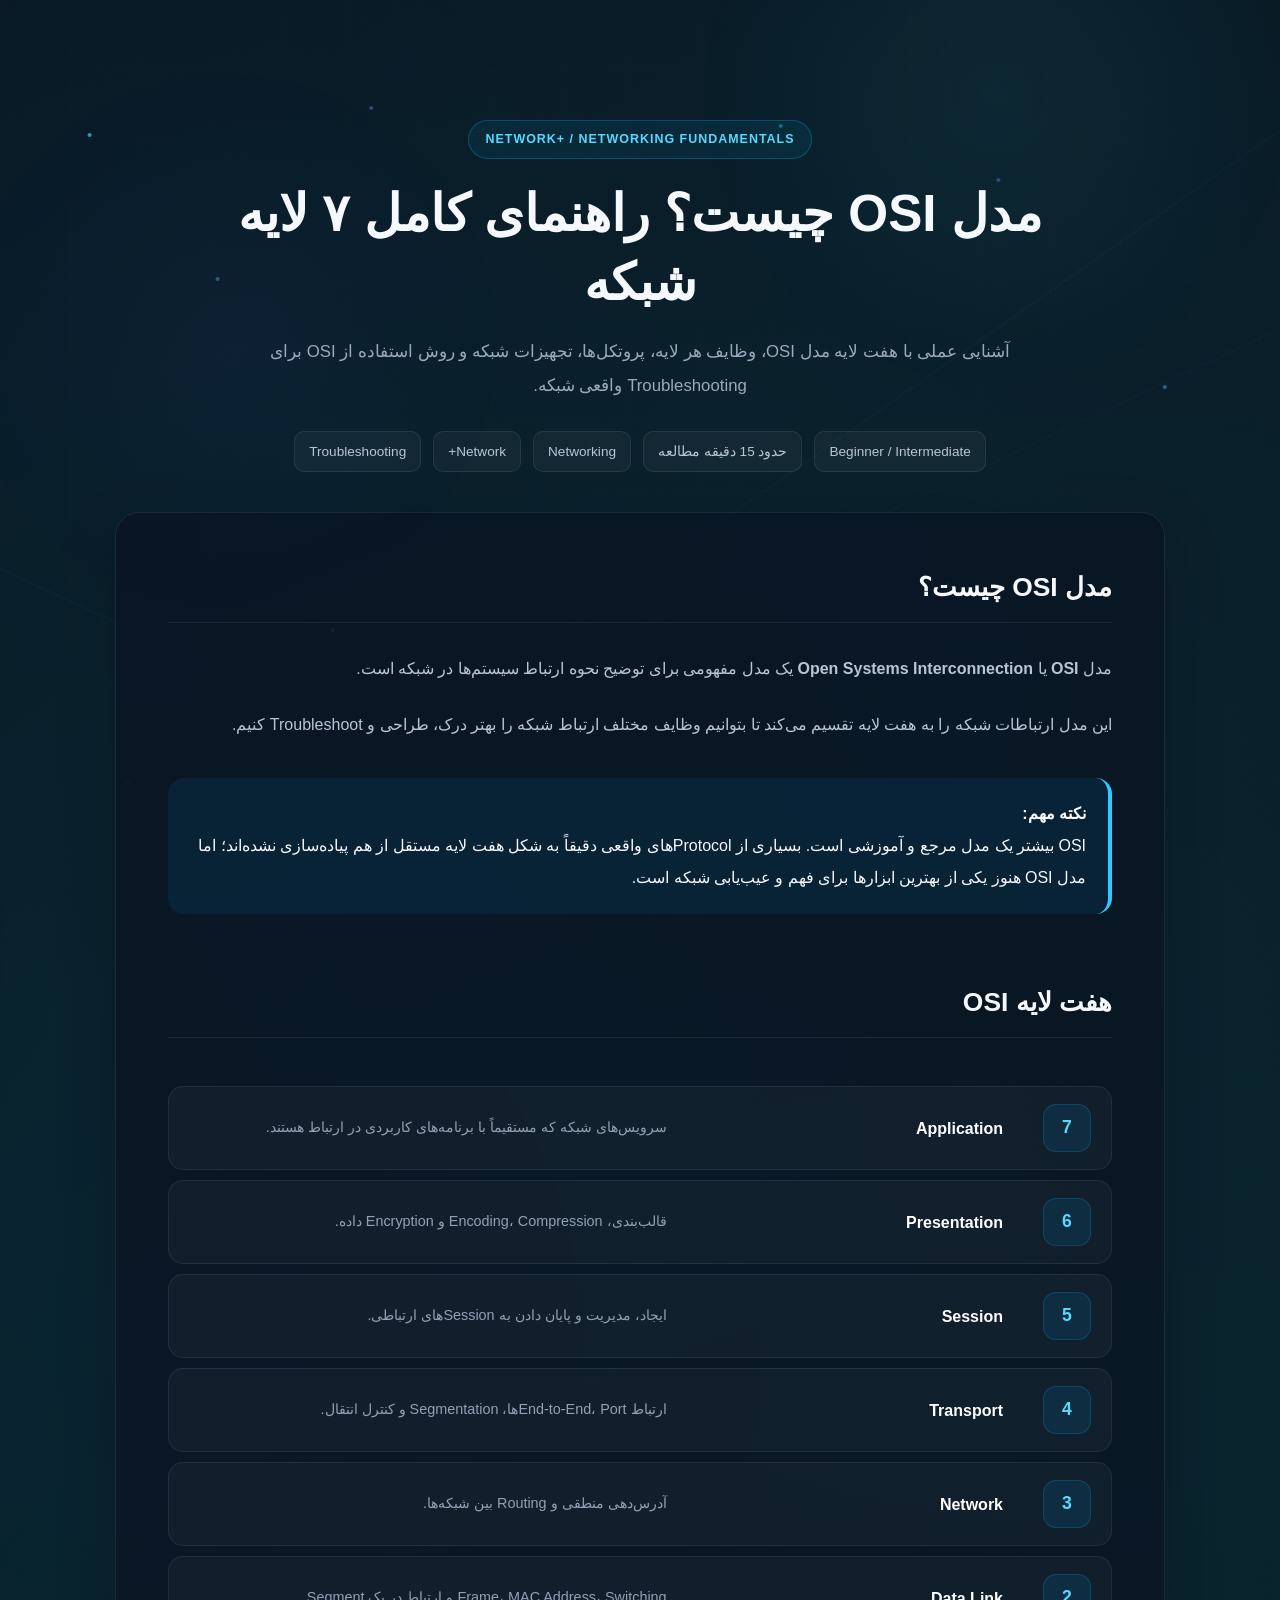
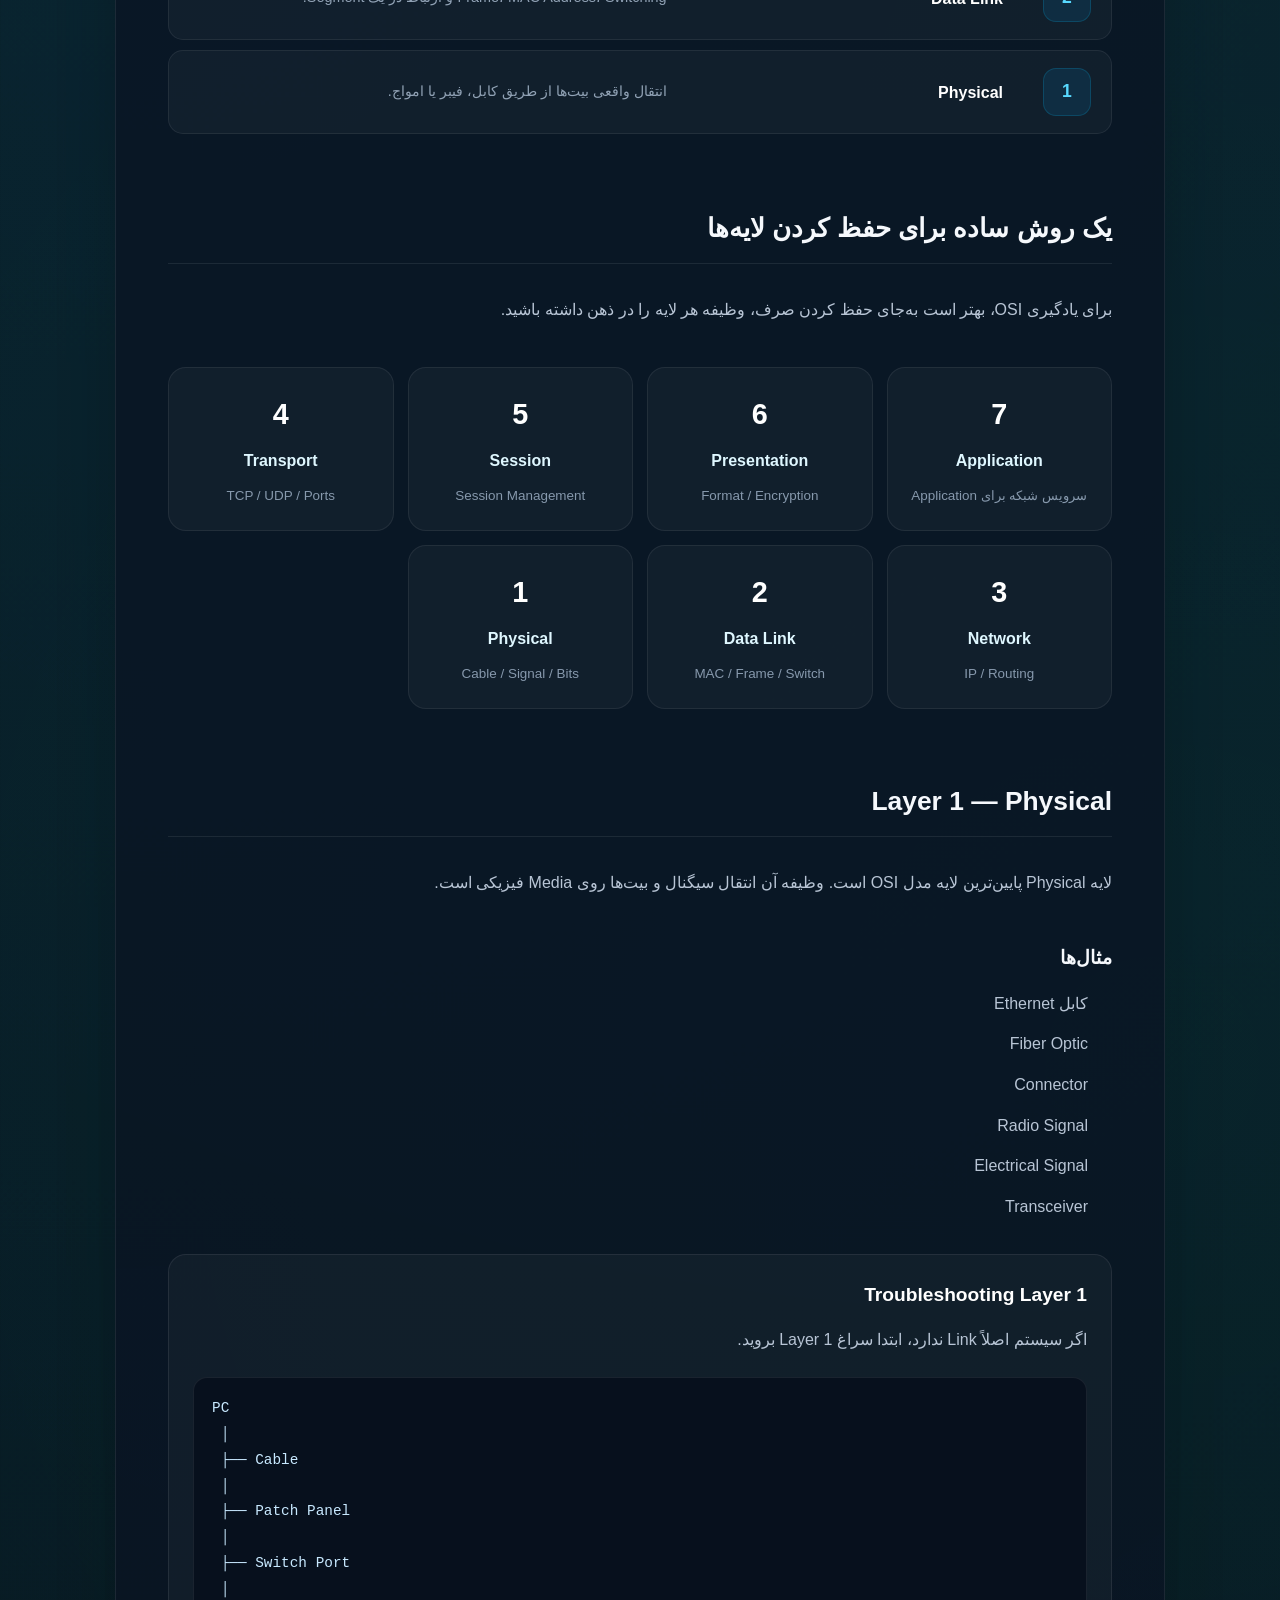
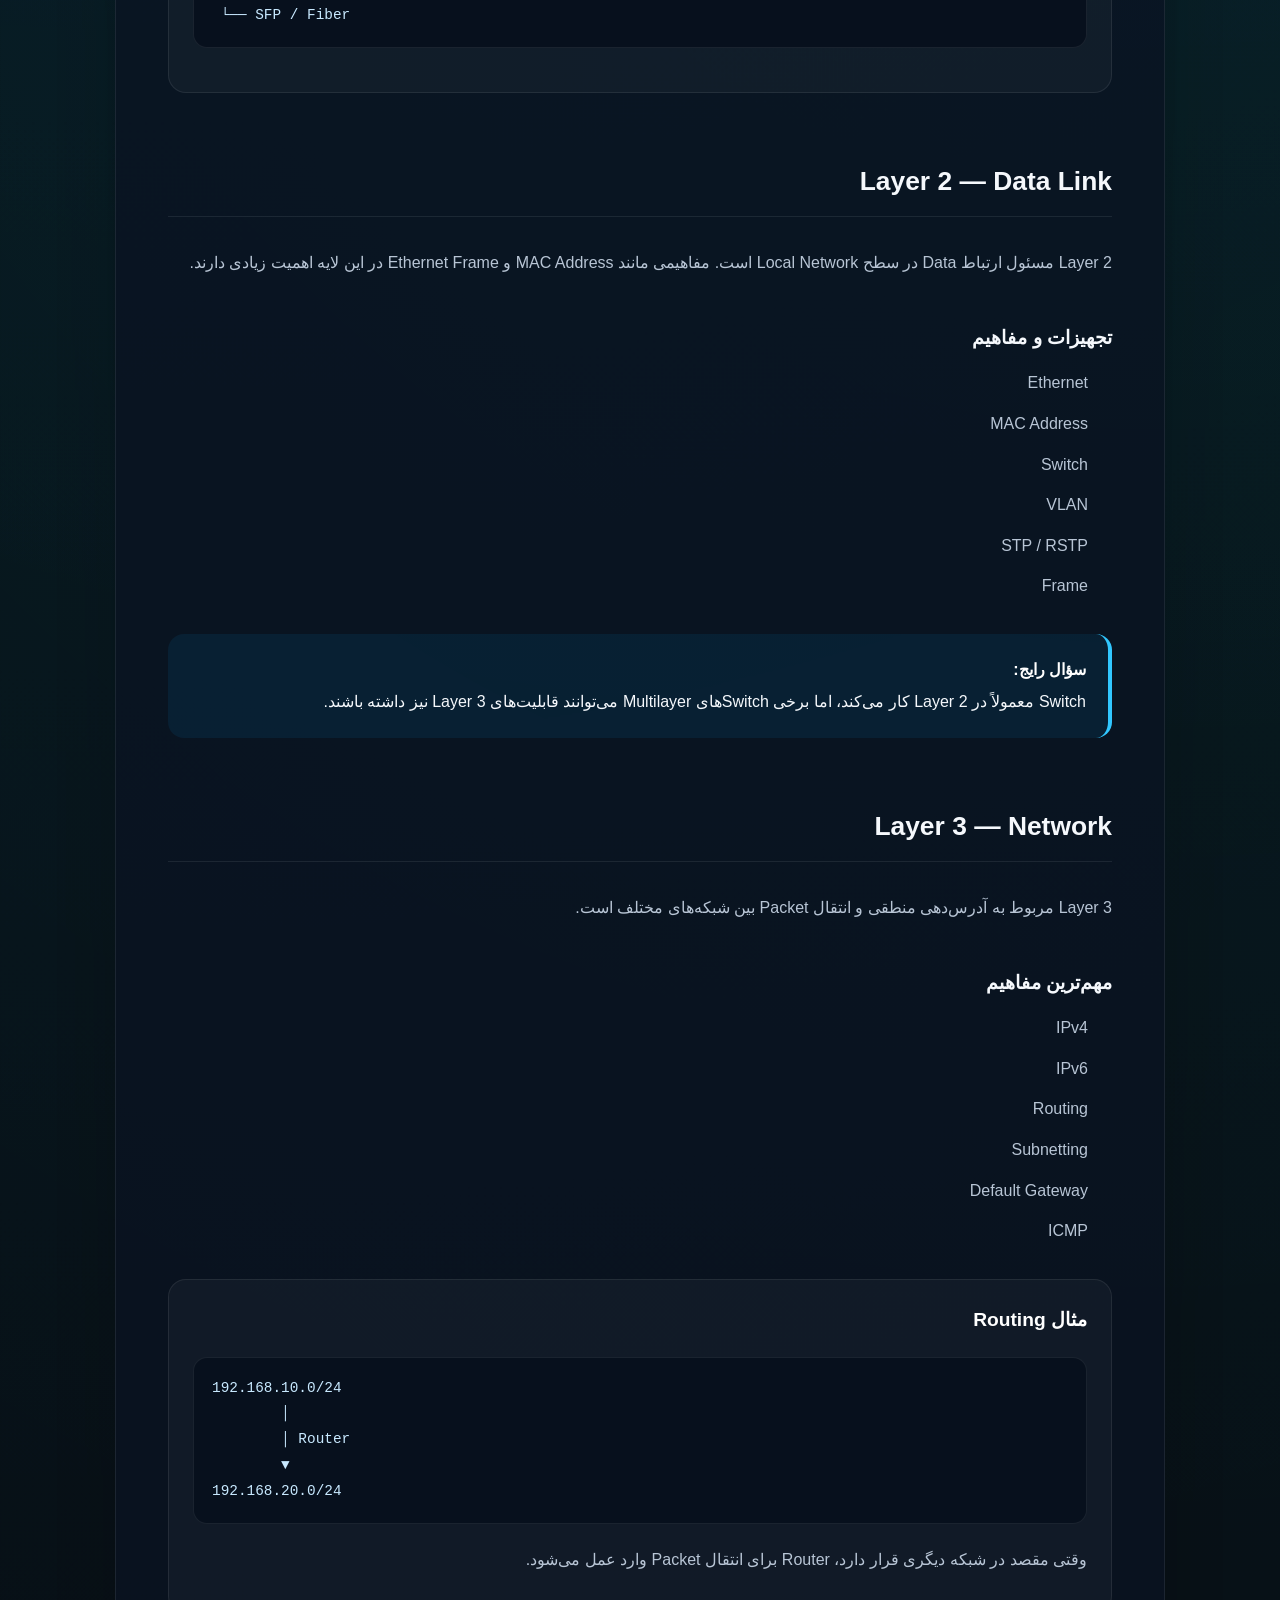
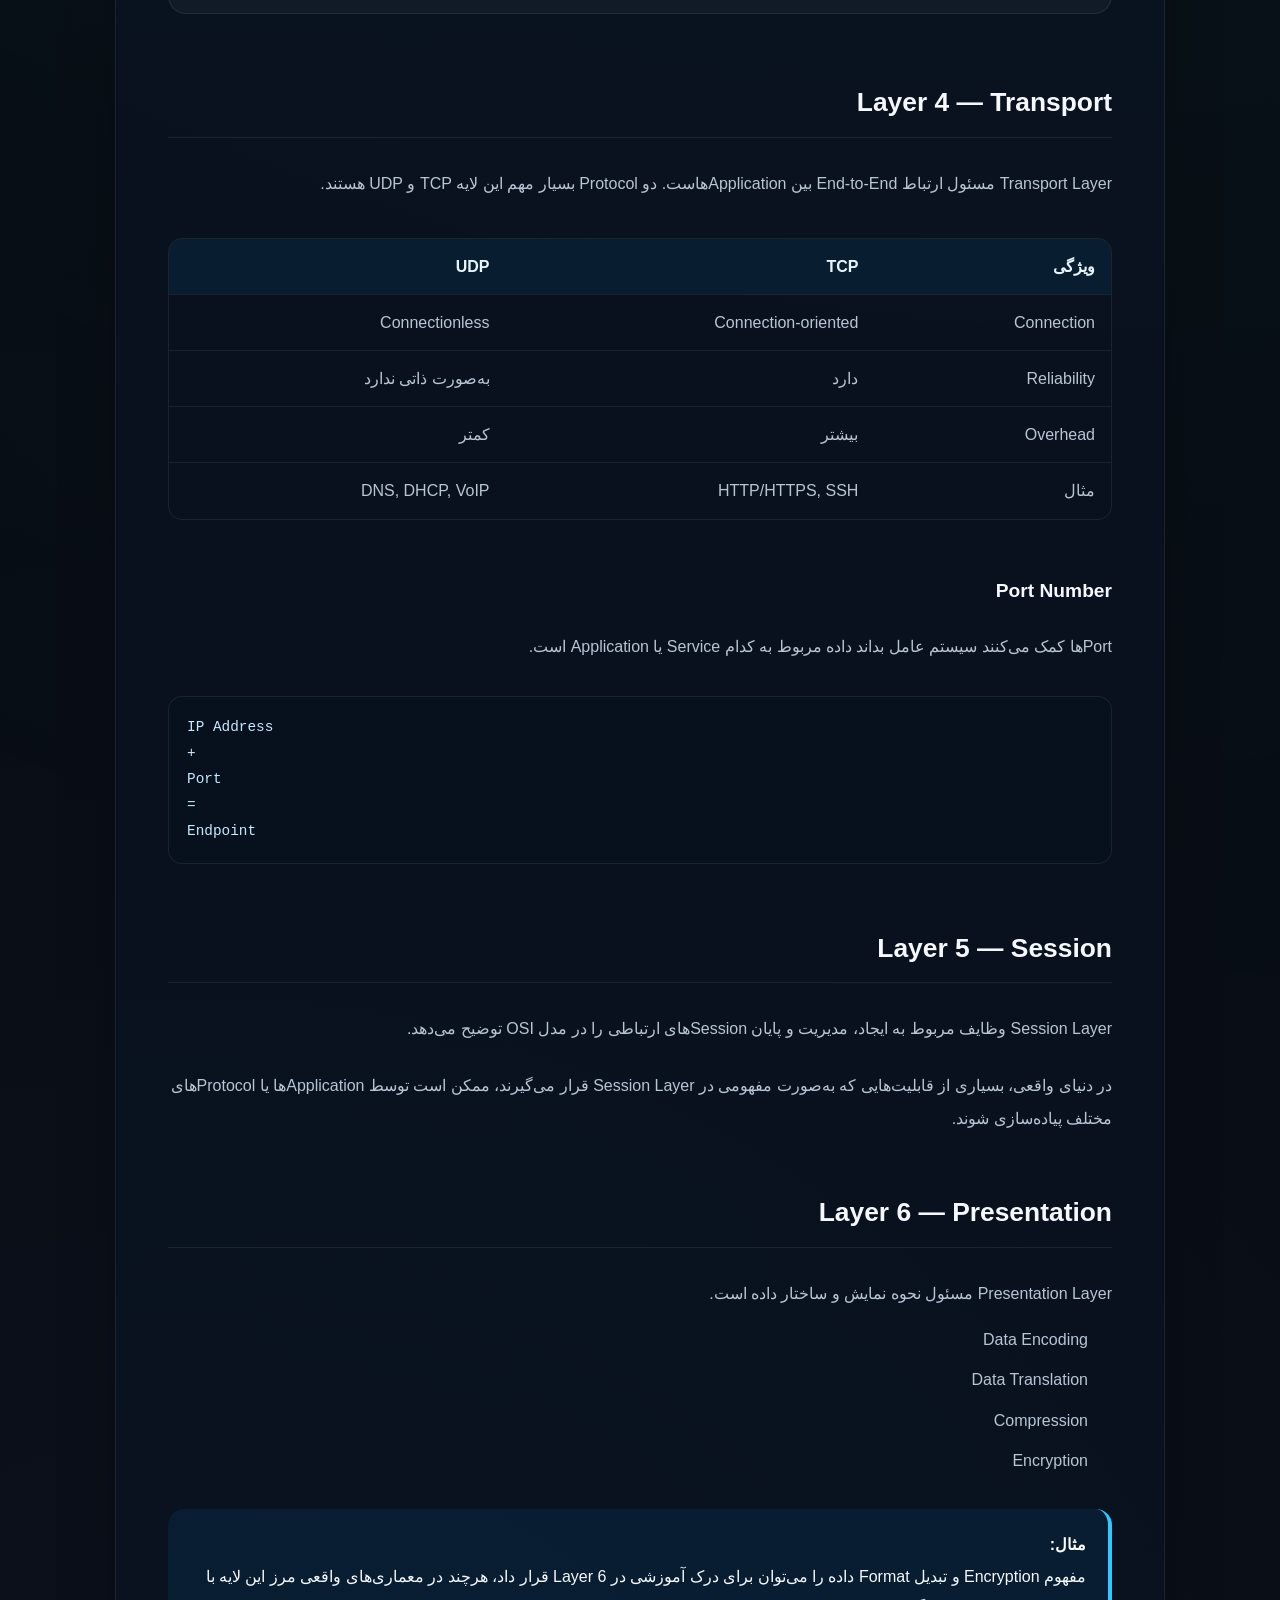
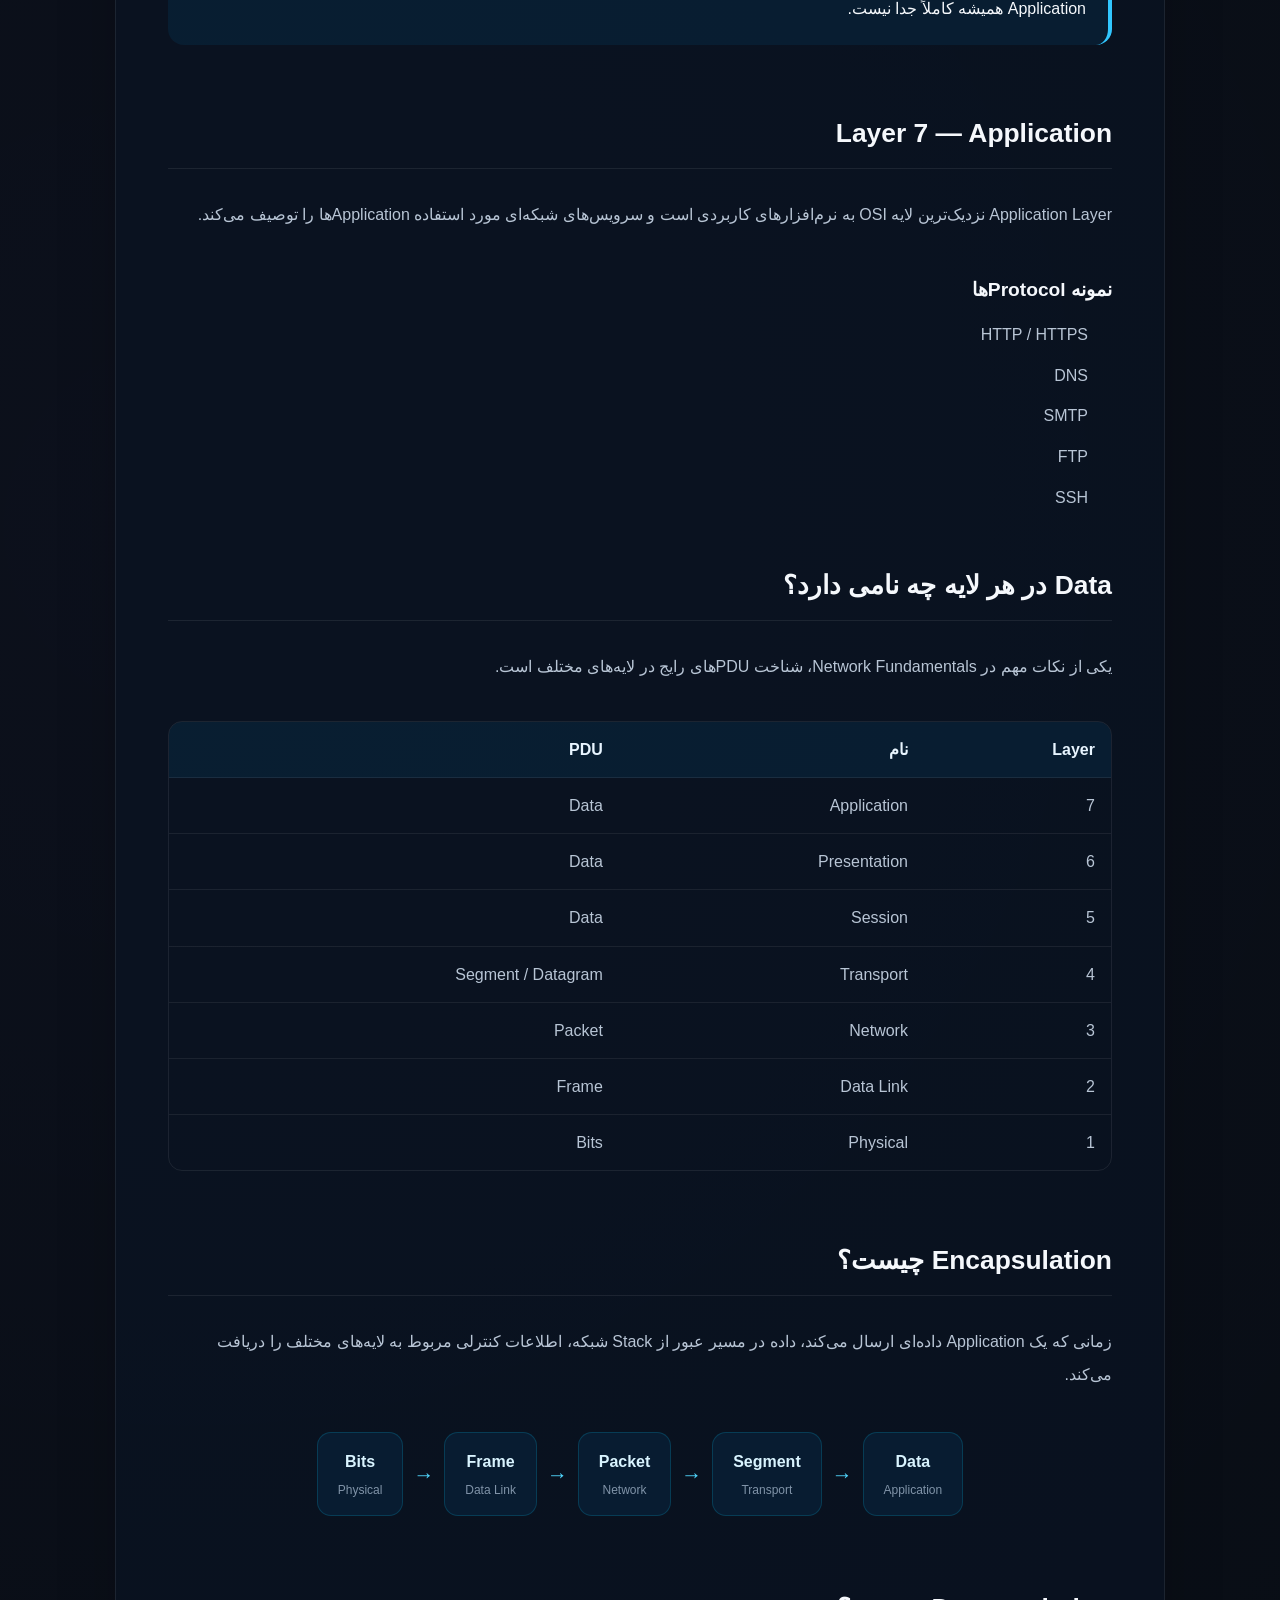
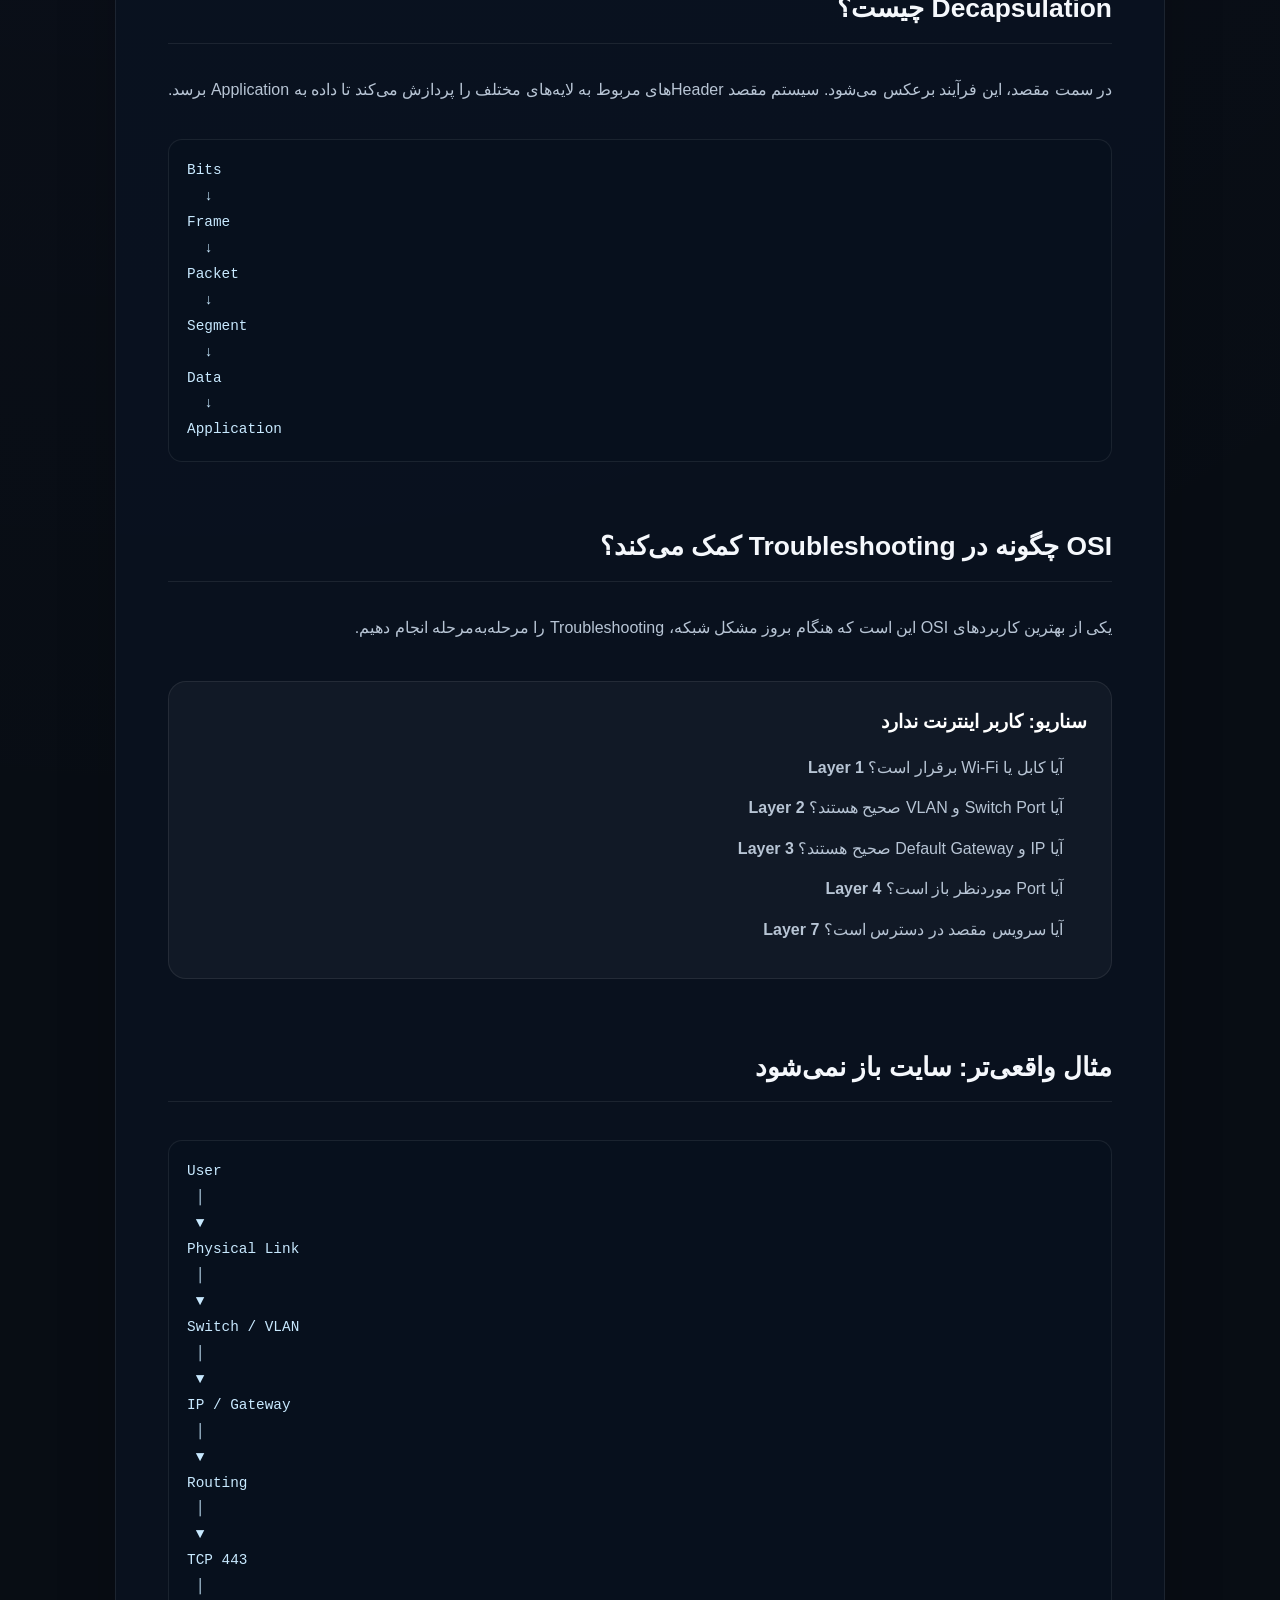
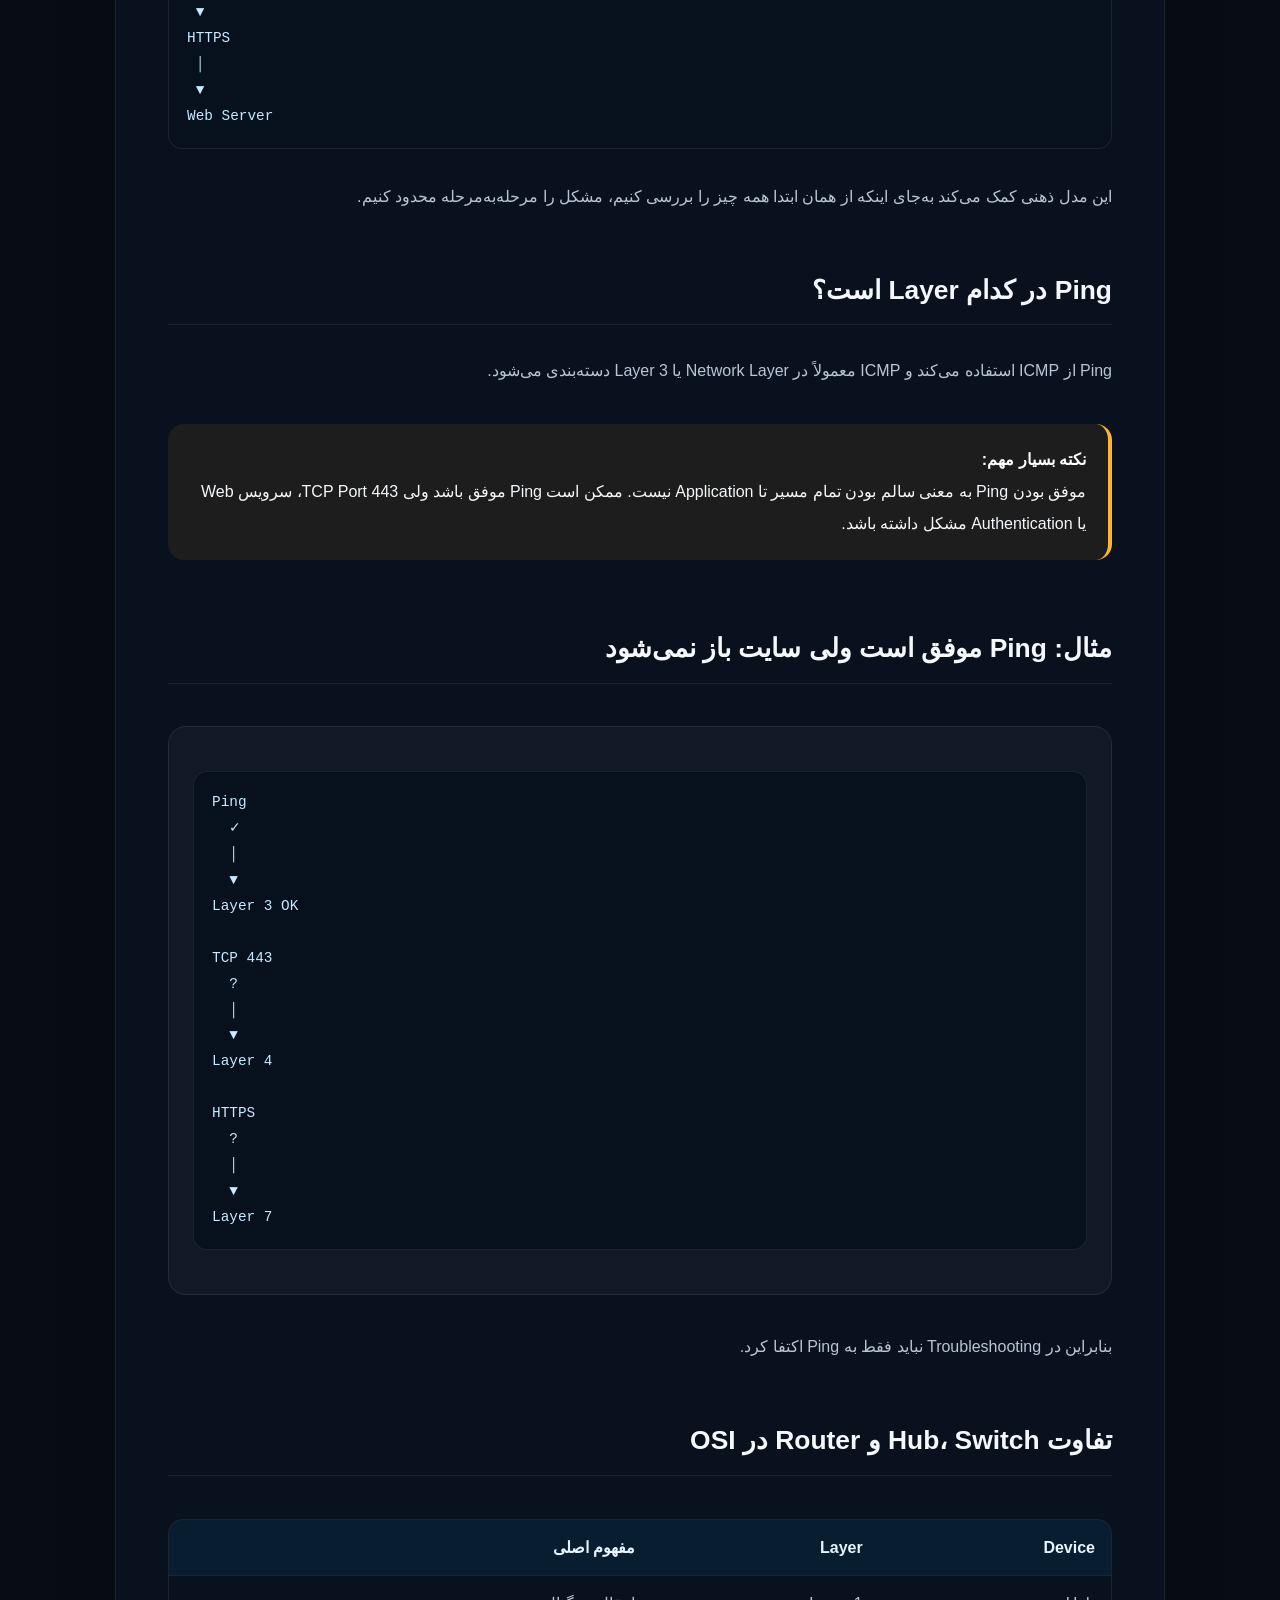
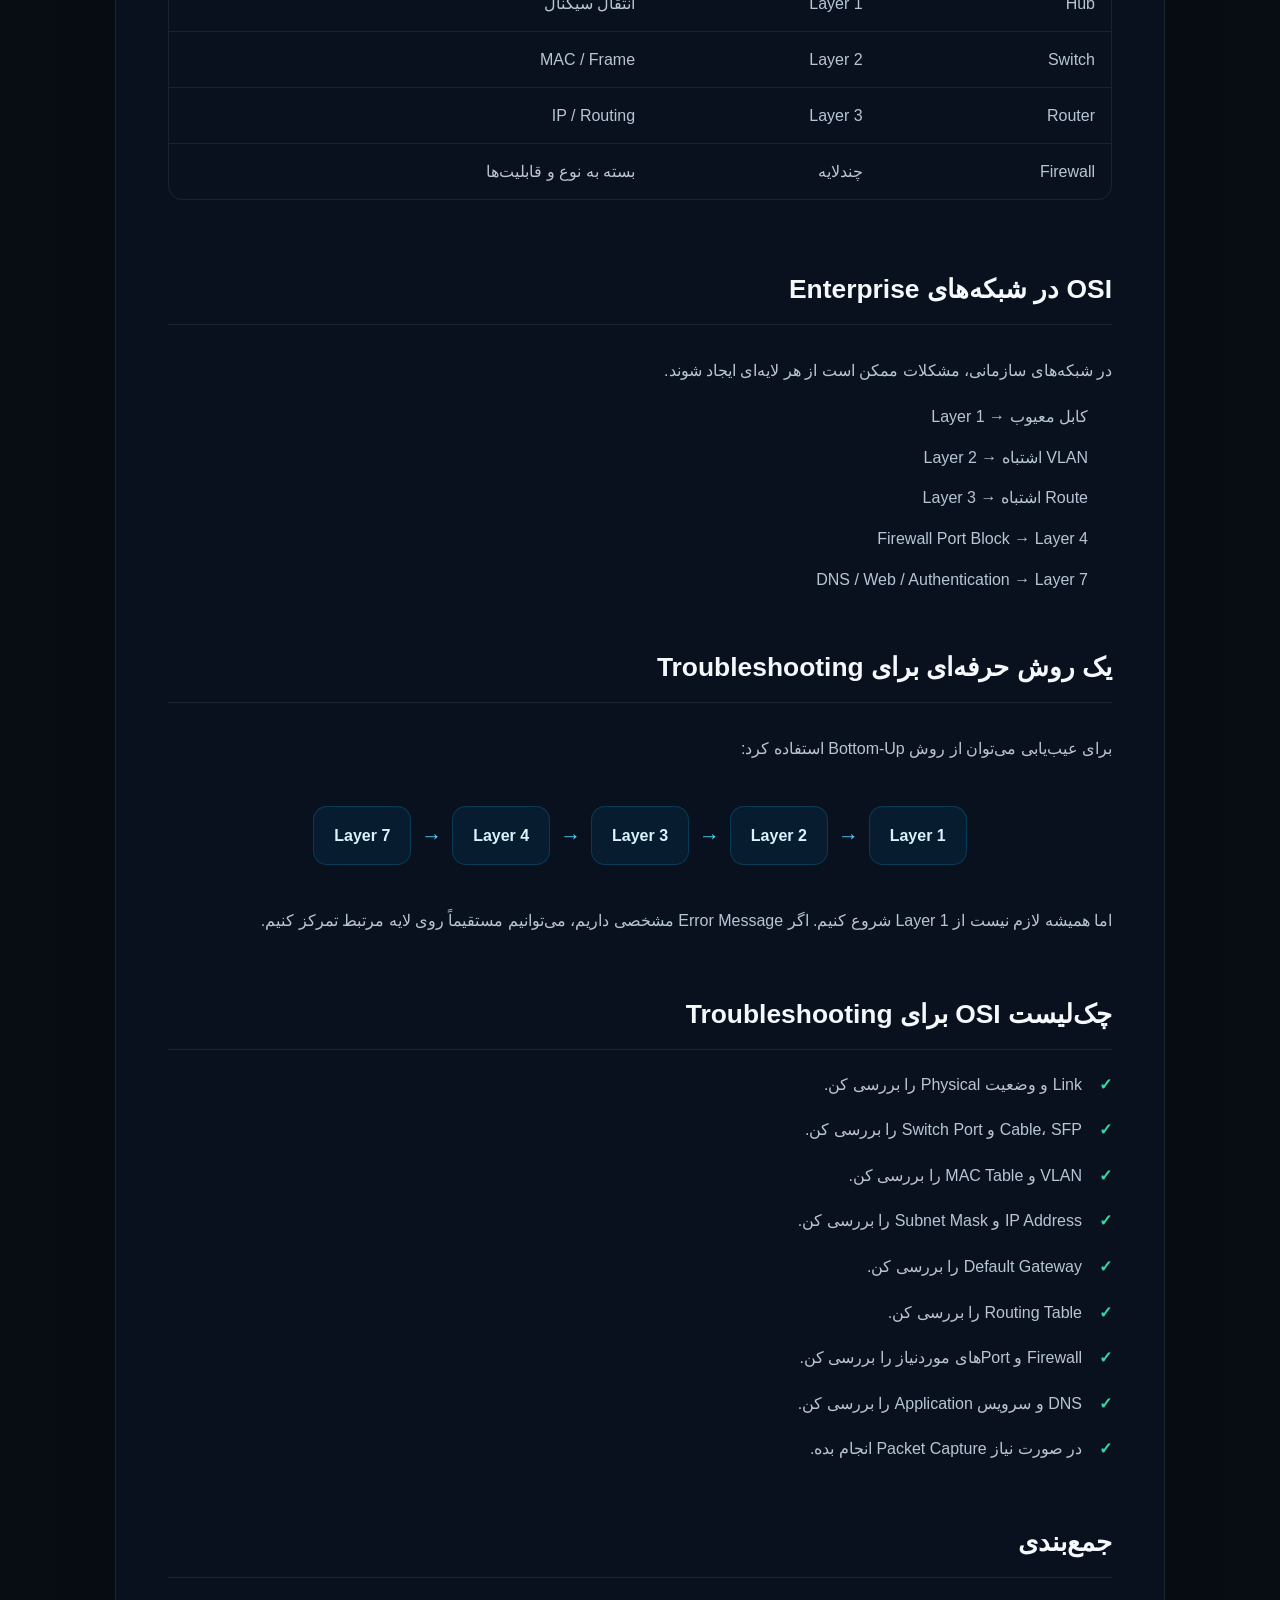
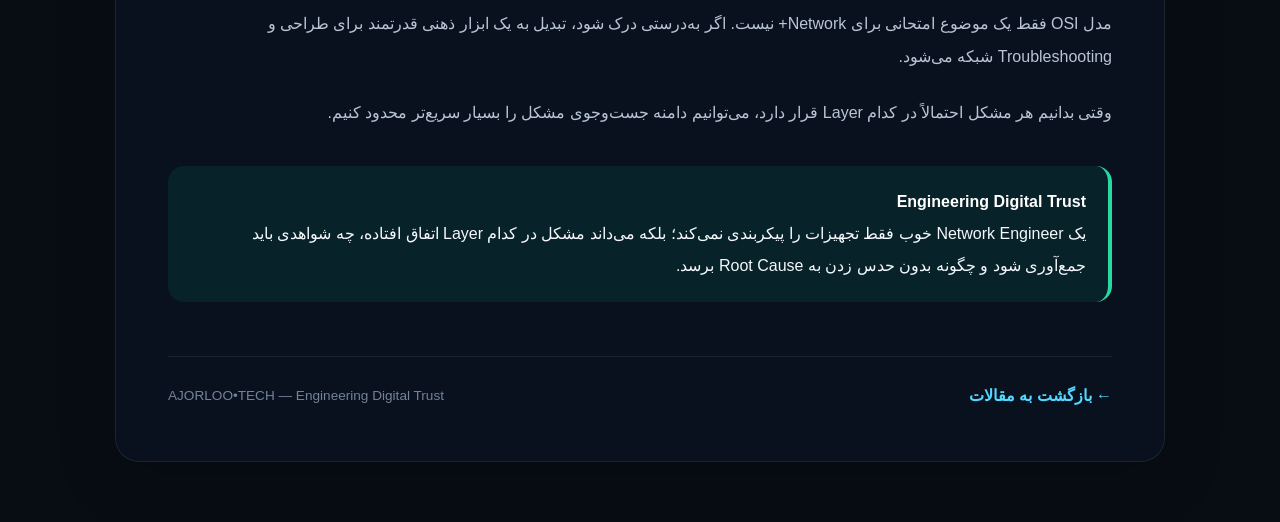
<file: osi-model.html>
<!DOCTYPE html>
<html lang="fa" dir="rtl">

<head>
  <meta charset="UTF-8" />
  <meta name="viewport" content="width=device-width, initial-scale=1.0" />

  <title>مدل OSI چیست؟ راهنمای کامل 7 لایه شبکه | AJORLOO•TECH</title>

  <meta
    name="description"
    content="راهنمای کامل مدل OSI و هفت لایه شبکه؛ Physical، Data Link، Network، Transport، Session، Presentation و Application همراه با مثال‌های عملی."
  />

  <link rel="stylesheet" href="../styles.css" />

  <style>
    .article-page {
      min-height: 100vh;
      padding: 120px 20px 60px;
      background:
        radial-gradient(circle at 10% 10%, rgba(0, 170, 255, 0.08), transparent 30%),
        radial-gradient(circle at 90% 20%, rgba(0, 255, 200, 0.06), transparent 30%);
    }

    .article-container {
      width: min(1050px, 100%);
      margin: 0 auto;
    }

    .article-header {
      text-align: center;
      margin-bottom: 40px;
    }

    .article-category-badge {
      display: inline-flex;
      align-items: center;
      padding: 8px 16px;
      border: 1px solid rgba(0, 200, 255, 0.25);
      border-radius: 999px;
      background: rgba(0, 180, 255, 0.08);
      color: #59d8ff;
      font-size: 0.78rem;
      font-weight: 700;
      letter-spacing: 1px;
      margin-bottom: 20px;
    }

    .article-header h1 {
      font-size: clamp(2rem, 4vw, 3.4rem);
      line-height: 1.35;
      margin: 0 auto 18px;
      max-width: 900px;
    }

    .article-header p {
      max-width: 820px;
      margin: 0 auto;
      color: #9baabd;
      font-size: 1.05rem;
      line-height: 2;
    }

    .article-meta-bar {
      display: flex;
      justify-content: center;
      flex-wrap: wrap;
      gap: 12px;
      margin-top: 28px;
    }

    .article-meta-item {
      padding: 8px 14px;
      border-radius: 10px;
      background: rgba(255,255,255,0.04);
      border: 1px solid rgba(255,255,255,0.08);
      color: #b9c6d6;
      font-size: 0.85rem;
    }

    .article-content {
      background: rgba(10, 20, 35, 0.72);
      border: 1px solid rgba(255,255,255,0.08);
      border-radius: 24px;
      padding: clamp(22px, 5vw, 52px);
      box-shadow: 0 20px 60px rgba(0,0,0,0.18);
    }

    .article-content h2 {
      font-size: 1.65rem;
      margin: 42px 0 18px;
      padding-bottom: 12px;
      border-bottom: 1px solid rgba(255,255,255,0.08);
    }

    .article-content h2:first-child {
      margin-top: 0;
    }

    .article-content h3 {
      font-size: 1.2rem;
      margin: 30px 0 12px;
    }

    .article-content p {
      color: #b8c5d5;
      line-height: 2.05;
      margin: 12px 0;
    }

    .article-content ul,
    .article-content ol {
      padding-right: 24px;
      color: #b8c5d5;
      line-height: 2.1;
    }

    .article-content li {
      margin-bottom: 7px;
    }

    .highlight-box,
    .warning-box,
    .success-box,
    .danger-box {
      margin: 24px 0;
      padding: 20px 22px;
      border-radius: 16px;
      line-height: 2;
    }

    .highlight-box {
      background: rgba(0, 170, 255, 0.08);
      border-right: 4px solid #31c7ff;
    }

    .warning-box {
      background: rgba(255, 170, 0, 0.08);
      border-right: 4px solid #ffb52e;
    }

    .success-box {
      background: rgba(0, 220, 160, 0.08);
      border-right: 4px solid #27d9a2;
    }

    .danger-box {
      background: rgba(255, 70, 100, 0.07);
      border-right: 4px solid #ff5d7a;
    }

    .highlight-box strong,
    .warning-box strong,
    .success-box strong,
    .danger-box strong {
      color: #ffffff;
    }

    .osi-stack {
      display: flex;
      flex-direction: column;
      gap: 10px;
      margin: 30px 0;
    }

    .osi-layer {
      display: grid;
      grid-template-columns: 70px 1fr 1.5fr;
      align-items: center;
      gap: 18px;
      padding: 17px 20px;
      border-radius: 15px;
      background: rgba(255,255,255,0.035);
      border: 1px solid rgba(255,255,255,0.07);
    }

    .osi-number {
      width: 48px;
      height: 48px;
      display: flex;
      align-items: center;
      justify-content: center;
      border-radius: 13px;
      background: rgba(0,170,255,0.1);
      border: 1px solid rgba(0,200,255,0.18);
      color: #58d9ff;
      font-weight: 800;
      font-size: 1.1rem;
    }

    .osi-name {
      color: #ffffff;
      font-weight: 800;
    }

    .osi-desc {
      color: #91a2b5;
      font-size: 0.9rem;
      line-height: 1.8;
    }

    .number-grid {
      display: grid;
      grid-template-columns: repeat(auto-fit, minmax(190px, 1fr));
      gap: 14px;
      margin: 28px 0;
    }

    .number-card {
      padding: 22px;
      border-radius: 18px;
      background: rgba(255,255,255,0.035);
      border: 1px solid rgba(255,255,255,0.07);
      text-align: center;
    }

    .number-card .big-number {
      font-size: 1.8rem;
      font-weight: 800;
      color: #ffffff;
      margin-bottom: 8px;
    }

    .number-card strong {
      display: block;
      color: #dff7ff;
      margin-bottom: 7px;
    }

    .number-card span {
      color: #8799ad;
      font-size: 0.84rem;
      line-height: 1.8;
    }

    .comparison-table-wrapper {
      width: 100%;
      overflow-x: auto;
      margin: 25px 0;
      border-radius: 14px;
      border: 1px solid rgba(255,255,255,0.08);
    }

    .comparison-table {
      width: 100%;
      border-collapse: collapse;
      min-width: 720px;
    }

    .comparison-table th,
    .comparison-table td {
      padding: 14px 16px;
      text-align: right;
      border-bottom: 1px solid rgba(255,255,255,0.07);
    }

    .comparison-table th {
      background: rgba(0,170,255,0.08);
      color: #e8f5ff;
      font-weight: 700;
    }

    .comparison-table td {
      color: #b8c5d5;
    }

    .comparison-table tr:last-child td {
      border-bottom: none;
    }

    .code-block {
      direction: ltr;
      text-align: left;
      overflow-x: auto;
      background: #07101d;
      border: 1px solid rgba(255,255,255,0.08);
      border-radius: 14px;
      padding: 18px;
      margin: 20px 0;
      color: #c8e9ff;
      font-family: Consolas, Monaco, monospace;
      font-size: 0.9rem;
      line-height: 1.8;
      white-space: pre;
    }

    .scenario-card {
      margin: 24px 0;
      padding: 24px;
      border-radius: 18px;
      background: rgba(255,255,255,0.035);
      border: 1px solid rgba(255,255,255,0.08);
    }

    .scenario-card h3 {
      margin-top: 0;
      color: #ffffff;
    }

    .flow {
      display: flex;
      align-items: center;
      justify-content: center;
      flex-wrap: wrap;
      gap: 10px;
      margin: 28px 0;
    }

    .flow-item {
      padding: 15px 20px;
      border-radius: 14px;
      background: rgba(0,170,255,0.08);
      border: 1px solid rgba(0,200,255,0.18);
      color: #d9f4ff;
      font-weight: 600;
      text-align: center;
    }

    .flow-item small {
      display: block;
      color: #8194a9;
      font-size: 0.75rem;
      margin-top: 5px;
      font-weight: 400;
    }

    .flow-arrow {
      color: #51d8ff;
      font-size: 1.3rem;
    }

    .check-list {
      list-style: none;
      padding-right: 0 !important;
    }

    .check-list li {
      position: relative;
      padding-right: 30px;
      margin-bottom: 12px;
    }

    .check-list li::before {
      content: "✓";
      position: absolute;
      right: 0;
      top: 0;
      color: #36d8a4;
      font-weight: 800;
    }

    .article-footer {
      display: flex;
      justify-content: space-between;
      align-items: center;
      gap: 20px;
      flex-wrap: wrap;
      margin-top: 30px;
      padding-top: 25px;
      border-top: 1px solid rgba(255,255,255,0.08);
    }

    .back-link {
      display: inline-flex;
      align-items: center;
      gap: 8px;
      color: #54d8ff;
      text-decoration: none;
      font-weight: 700;
    }

    .back-link:hover {
      opacity: 0.8;
    }

    .article-brand {
      color: #738399;
      font-size: 0.85rem;
    }

    @media (max-width: 700px) {

      .article-page {
        padding: 95px 14px 40px;
      }

      .article-content {
        padding: 22px 17px;
        border-radius: 18px;
      }

      .article-header h1 {
        font-size: 1.9rem;
      }

      .article-content h2 {
        font-size: 1.4rem;
      }

      .osi-layer {
        grid-template-columns: 55px 1fr;
      }

      .osi-desc {
        grid-column: 2;
      }

      .flow {
        flex-direction: column;
      }

      .flow-arrow {
        transform: rotate(90deg);
      }
    }
  </style>
</head>


<body>

  <main class="article-page">

    <div class="article-container">

      <header class="article-header">

        <div class="article-category-badge">
          NETWORK+ / NETWORKING FUNDAMENTALS
        </div>

        <h1>
          مدل OSI چیست؟
          راهنمای کامل ۷ لایه شبکه
        </h1>

        <p>
          آشنایی عملی با هفت لایه مدل OSI، وظایف هر لایه،
          پروتکل‌ها، تجهیزات شبکه و روش استفاده از OSI
          برای Troubleshooting واقعی شبکه.
        </p>

        <div class="article-meta-bar">

          <span class="article-meta-item">
            Beginner / Intermediate
          </span>

          <span class="article-meta-item">
            حدود 15 دقیقه مطالعه
          </span>

          <span class="article-meta-item">
            Networking
          </span>

          <span class="article-meta-item">
            Network+
          </span>

          <span class="article-meta-item">
            Troubleshooting
          </span>

        </div>

      </header>


      <article class="article-content">


        <h2>
          مدل OSI چیست؟
        </h2>

        <p>
          مدل <strong>OSI</strong> یا
          <strong>Open Systems Interconnection</strong>
          یک مدل مفهومی برای توضیح نحوه ارتباط سیستم‌ها
          در شبکه است.
        </p>

        <p>
          این مدل ارتباطات شبکه را به هفت لایه تقسیم می‌کند
          تا بتوانیم وظایف مختلف ارتباط شبکه را بهتر درک،
          طراحی و Troubleshoot کنیم.
        </p>

        <div class="highlight-box">

          <strong>
            نکته مهم:
          </strong>

          <br />

          OSI بیشتر یک مدل مرجع و آموزشی است.
          بسیاری از Protocolهای واقعی دقیقاً به شکل هفت لایه
          مستقل از هم پیاده‌سازی نشده‌اند؛ اما مدل OSI هنوز
          یکی از بهترین ابزارها برای فهم و عیب‌یابی شبکه است.

        </div>


        <h2>
          هفت لایه OSI
        </h2>

        <div class="osi-stack">

          <div class="osi-layer">

            <div class="osi-number">
              7
            </div>

            <div class="osi-name">
              Application
            </div>

            <div class="osi-desc">
              سرویس‌های شبکه که مستقیماً با برنامه‌های کاربردی
              در ارتباط هستند.
            </div>

          </div>


          <div class="osi-layer">

            <div class="osi-number">
              6
            </div>

            <div class="osi-name">
              Presentation
            </div>

            <div class="osi-desc">
              قالب‌بندی، Encoding، Compression و Encryption داده.
            </div>

          </div>


          <div class="osi-layer">

            <div class="osi-number">
              5
            </div>

            <div class="osi-name">
              Session
            </div>

            <div class="osi-desc">
              ایجاد، مدیریت و پایان دادن به Sessionهای ارتباطی.
            </div>

          </div>


          <div class="osi-layer">

            <div class="osi-number">
              4
            </div>

            <div class="osi-name">
              Transport
            </div>

            <div class="osi-desc">
              ارتباط End-to-End، Portها، Segmentation و کنترل انتقال.
            </div>

          </div>


          <div class="osi-layer">

            <div class="osi-number">
              3
            </div>

            <div class="osi-name">
              Network
            </div>

            <div class="osi-desc">
              آدرس‌دهی منطقی و Routing بین شبکه‌ها.
            </div>

          </div>


          <div class="osi-layer">

            <div class="osi-number">
              2
            </div>

            <div class="osi-name">
              Data Link
            </div>

            <div class="osi-desc">
              Frame، MAC Address، Switching و ارتباط در یک Segment.
            </div>

          </div>


          <div class="osi-layer">

            <div class="osi-number">
              1
            </div>

            <div class="osi-name">
              Physical
            </div>

            <div class="osi-desc">
              انتقال واقعی بیت‌ها از طریق کابل، فیبر یا امواج.
            </div>

          </div>

        </div>


        <h2>
          یک روش ساده برای حفظ کردن لایه‌ها
        </h2>

        <p>
          برای یادگیری OSI، بهتر است به‌جای حفظ کردن صرف،
          وظیفه هر لایه را در ذهن داشته باشید.
        </p>

        <div class="number-grid">

          <div class="number-card">
            <div class="big-number">7</div>
            <strong>Application</strong>
            <span>
              سرویس شبکه برای Application
            </span>
          </div>

          <div class="number-card">
            <div class="big-number">6</div>
            <strong>Presentation</strong>
            <span>
              Format / Encryption
            </span>
          </div>

          <div class="number-card">
            <div class="big-number">5</div>
            <strong>Session</strong>
            <span>
              Session Management
            </span>
          </div>

          <div class="number-card">
            <div class="big-number">4</div>
            <strong>Transport</strong>
            <span>
              TCP / UDP / Ports
            </span>
          </div>

          <div class="number-card">
            <div class="big-number">3</div>
            <strong>Network</strong>
            <span>
              IP / Routing
            </span>
          </div>

          <div class="number-card">
            <div class="big-number">2</div>
            <strong>Data Link</strong>
            <span>
              MAC / Frame / Switch
            </span>
          </div>

          <div class="number-card">
            <div class="big-number">1</div>
            <strong>Physical</strong>
            <span>
              Cable / Signal / Bits
            </span>
          </div>

        </div>


        <h2>
          Layer 1 — Physical
        </h2>

        <p>
          لایه Physical پایین‌ترین لایه مدل OSI است.
          وظیفه آن انتقال سیگنال و بیت‌ها روی Media فیزیکی است.
        </p>

        <h3>
          مثال‌ها
        </h3>

        <ul>

          <li>
            کابل Ethernet
          </li>

          <li>
            Fiber Optic
          </li>

          <li>
            Connector
          </li>

          <li>
            Radio Signal
          </li>

          <li>
            Electrical Signal
          </li>

          <li>
            Transceiver
          </li>

        </ul>

        <div class="scenario-card">

          <h3>
            Troubleshooting Layer 1
          </h3>

          <p>
            اگر سیستم اصلاً Link ندارد، ابتدا سراغ Layer 1 بروید.
          </p>

          <div class="code-block">PC
 │
 ├── Cable
 │
 ├── Patch Panel
 │
 ├── Switch Port
 │
 └── SFP / Fiber</div>

        </div>


        <h2>
          Layer 2 — Data Link
        </h2>

        <p>
          Layer 2 مسئول ارتباط Data در سطح Local Network است.
          مفاهیمی مانند MAC Address و Ethernet Frame در این لایه
          اهمیت زیادی دارند.
        </p>

        <h3>
          تجهیزات و مفاهیم
        </h3>

        <ul>

          <li>
            Ethernet
          </li>

          <li>
            MAC Address
          </li>

          <li>
            Switch
          </li>

          <li>
            VLAN
          </li>

          <li>
            STP / RSTP
          </li>

          <li>
            Frame
          </li>

        </ul>

        <div class="highlight-box">

          <strong>
            سؤال رایج:
          </strong>

          <br />

          Switch معمولاً در Layer 2 کار می‌کند،
          اما برخی Switchهای Multilayer می‌توانند
          قابلیت‌های Layer 3 نیز داشته باشند.

        </div>


        <h2>
          Layer 3 — Network
        </h2>

        <p>
          Layer 3 مربوط به آدرس‌دهی منطقی و انتقال Packet
          بین شبکه‌های مختلف است.
        </p>

        <h3>
          مهم‌ترین مفاهیم
        </h3>

        <ul>

          <li>
            IPv4
          </li>

          <li>
            IPv6
          </li>

          <li>
            Routing
          </li>

          <li>
            Subnetting
          </li>

          <li>
            Default Gateway
          </li>

          <li>
            ICMP
          </li>

        </ul>

        <div class="scenario-card">

          <h3>
            مثال Routing
          </h3>

          <div class="code-block">192.168.10.0/24
        │
        │ Router
        ▼
192.168.20.0/24</div>

          <p>
            وقتی مقصد در شبکه دیگری قرار دارد،
            Router برای انتقال Packet وارد عمل می‌شود.
          </p>

        </div>


        <h2>
          Layer 4 — Transport
        </h2>

        <p>
          Transport Layer مسئول ارتباط End-to-End بین Applicationهاست.
          دو Protocol بسیار مهم این لایه TCP و UDP هستند.
        </p>

        <div class="comparison-table-wrapper">

          <table class="comparison-table">

            <thead>

              <tr>

                <th>
                  ویژگی
                </th>

                <th>
                  TCP
                </th>

                <th>
                  UDP
                </th>

              </tr>

            </thead>

            <tbody>

              <tr>

                <td>
                  Connection
                </td>

                <td>
                  Connection-oriented
                </td>

                <td>
                  Connectionless
                </td>

              </tr>

              <tr>

                <td>
                  Reliability
                </td>

                <td>
                  دارد
                </td>

                <td>
                  به‌صورت ذاتی ندارد
                </td>

              </tr>

              <tr>

                <td>
                  Overhead
                </td>

                <td>
                  بیشتر
                </td>

                <td>
                  کمتر
                </td>

              </tr>

              <tr>

                <td>
                  مثال
                </td>

                <td>
                  HTTP/HTTPS, SSH
                </td>

                <td>
                  DNS, DHCP, VoIP
                </td>

              </tr>

            </tbody>

          </table>

        </div>


        <h3>
          Port Number
        </h3>

        <p>
          Portها کمک می‌کنند سیستم عامل بداند
          داده مربوط به کدام Service یا Application است.
        </p>

        <div class="code-block">IP Address
+
Port
=
Endpoint</div>


        <h2>
          Layer 5 — Session
        </h2>

        <p>
          Session Layer وظایف مربوط به ایجاد، مدیریت و پایان
          Sessionهای ارتباطی را در مدل OSI توضیح می‌دهد.
        </p>

        <p>
          در دنیای واقعی، بسیاری از قابلیت‌هایی که به‌صورت
          مفهومی در Session Layer قرار می‌گیرند، ممکن است
          توسط Applicationها یا Protocolهای مختلف پیاده‌سازی شوند.
        </p>


        <h2>
          Layer 6 — Presentation
        </h2>

        <p>
          Presentation Layer مسئول نحوه نمایش و ساختار داده است.
        </p>

        <ul>

          <li>
            Data Encoding
          </li>

          <li>
            Data Translation
          </li>

          <li>
            Compression
          </li>

          <li>
            Encryption
          </li>

        </ul>

        <div class="highlight-box">

          <strong>
            مثال:
          </strong>

          <br />

          مفهوم Encryption و تبدیل Format داده را می‌توان
          برای درک آموزشی در Layer 6 قرار داد، هرچند در
          معماری‌های واقعی مرز این لایه با Application همیشه
          کاملاً جدا نیست.

        </div>


        <h2>
          Layer 7 — Application
        </h2>

        <p>
          Application Layer نزدیک‌ترین لایه OSI به نرم‌افزارهای
          کاربردی است و سرویس‌های شبکه‌ای مورد استفاده
          Applicationها را توصیف می‌کند.
        </p>

        <h3>
          نمونه Protocolها
        </h3>

        <ul>

          <li>
            HTTP / HTTPS
          </li>

          <li>
            DNS
          </li>

          <li>
            SMTP
          </li>

          <li>
            FTP
          </li>

          <li>
            SSH
          </li>

        </ul>


        <h2>
          Data در هر لایه چه نامی دارد؟
        </h2>

        <p>
          یکی از نکات مهم در Network Fundamentals،
          شناخت PDUهای رایج در لایه‌های مختلف است.
        </p>

        <div class="comparison-table-wrapper">

          <table class="comparison-table">

            <thead>

              <tr>

                <th>
                  Layer
                </th>

                <th>
                  نام
                </th>

                <th>
                  PDU
                </th>

              </tr>

            </thead>

            <tbody>

              <tr>
                <td>7</td>
                <td>Application</td>
                <td>Data</td>
              </tr>

              <tr>
                <td>6</td>
                <td>Presentation</td>
                <td>Data</td>
              </tr>

              <tr>
                <td>5</td>
                <td>Session</td>
                <td>Data</td>
              </tr>

              <tr>
                <td>4</td>
                <td>Transport</td>
                <td>Segment / Datagram</td>
              </tr>

              <tr>
                <td>3</td>
                <td>Network</td>
                <td>Packet</td>
              </tr>

              <tr>
                <td>2</td>
                <td>Data Link</td>
                <td>Frame</td>
              </tr>

              <tr>
                <td>1</td>
                <td>Physical</td>
                <td>Bits</td>
              </tr>

            </tbody>

          </table>

        </div>


        <h2>
          Encapsulation چیست؟
        </h2>

        <p>
          زمانی که یک Application داده‌ای ارسال می‌کند،
          داده در مسیر عبور از Stack شبکه، اطلاعات کنترلی
          مربوط به لایه‌های مختلف را دریافت می‌کند.
        </p>

        <div class="flow">

          <div class="flow-item">
            Data
            <small>Application</small>
          </div>

          <div class="flow-arrow">
            →
          </div>

          <div class="flow-item">
            Segment
            <small>Transport</small>
          </div>

          <div class="flow-arrow">
            →
          </div>

          <div class="flow-item">
            Packet
            <small>Network</small>
          </div>

          <div class="flow-arrow">
            →
          </div>

          <div class="flow-item">
            Frame
            <small>Data Link</small>
          </div>

          <div class="flow-arrow">
            →
          </div>

          <div class="flow-item">
            Bits
            <small>Physical</small>
          </div>

        </div>


        <h2>
          Decapsulation چیست؟
        </h2>

        <p>
          در سمت مقصد، این فرآیند برعکس می‌شود.
          سیستم مقصد Headerهای مربوط به لایه‌های مختلف را
          پردازش می‌کند تا داده به Application برسد.
        </p>

        <div class="code-block">Bits
  ↓
Frame
  ↓
Packet
  ↓
Segment
  ↓
Data
  ↓
Application</div>


        <h2>
          OSI چگونه در Troubleshooting کمک می‌کند؟
        </h2>

        <p>
          یکی از بهترین کاربردهای OSI این است که هنگام بروز
          مشکل شبکه، Troubleshooting را مرحله‌به‌مرحله انجام دهیم.
        </p>

        <div class="scenario-card">

          <h3>
            سناریو: کاربر اینترنت ندارد
          </h3>

          <ol>

            <li>
              آیا کابل یا Wi-Fi برقرار است؟
              <strong>Layer 1</strong>
            </li>

            <li>
              آیا Switch Port و VLAN صحیح هستند؟
              <strong>Layer 2</strong>
            </li>

            <li>
              آیا IP و Default Gateway صحیح هستند؟
              <strong>Layer 3</strong>
            </li>

            <li>
              آیا Port موردنظر باز است؟
              <strong>Layer 4</strong>
            </li>

            <li>
              آیا سرویس مقصد در دسترس است؟
              <strong>Layer 7</strong>
            </li>

          </ol>

        </div>


        <h2>
          مثال واقعی‌تر: سایت باز نمی‌شود
        </h2>

        <div class="code-block">User
 │
 ▼
Physical Link
 │
 ▼
Switch / VLAN
 │
 ▼
IP / Gateway
 │
 ▼
Routing
 │
 ▼
TCP 443
 │
 ▼
HTTPS
 │
 ▼
Web Server</div>

        <p>
          این مدل ذهنی کمک می‌کند به‌جای اینکه از همان ابتدا
          همه چیز را بررسی کنیم، مشکل را مرحله‌به‌مرحله محدود کنیم.
        </p>


        <h2>
          Ping در کدام Layer است؟
        </h2>

        <p>
          Ping از ICMP استفاده می‌کند و ICMP معمولاً در
          Network Layer یا Layer 3 دسته‌بندی می‌شود.
        </p>

        <div class="warning-box">

          <strong>
            نکته بسیار مهم:
          </strong>

          <br />

          موفق بودن Ping به معنی سالم بودن تمام مسیر
          تا Application نیست.
          ممکن است Ping موفق باشد ولی TCP Port 443،
          سرویس Web یا Authentication مشکل داشته باشد.

        </div>


        <h2>
          مثال: Ping موفق است ولی سایت باز نمی‌شود
        </h2>

        <div class="scenario-card">

          <div class="code-block">Ping
  ✓
  │
  ▼
Layer 3 OK

TCP 443
  ?
  │
  ▼
Layer 4

HTTPS
  ?
  │
  ▼
Layer 7</div>

        </div>

        <p>
          بنابراین در Troubleshooting نباید فقط به Ping اکتفا کرد.
        </p>


        <h2>
          تفاوت Hub، Switch و Router در OSI
        </h2>

        <div class="comparison-table-wrapper">

          <table class="comparison-table">

            <thead>

              <tr>

                <th>
                  Device
                </th>

                <th>
                  Layer
                </th>

                <th>
                  مفهوم اصلی
                </th>

              </tr>

            </thead>

            <tbody>

              <tr>

                <td>
                  Hub
                </td>

                <td>
                  Layer 1
                </td>

                <td>
                  انتقال سیگنال
                </td>

              </tr>

              <tr>

                <td>
                  Switch
                </td>

                <td>
                  Layer 2
                </td>

                <td>
                  MAC / Frame
                </td>

              </tr>

              <tr>

                <td>
                  Router
                </td>

                <td>
                  Layer 3
                </td>

                <td>
                  IP / Routing
                </td>

              </tr>

              <tr>

                <td>
                  Firewall
                </td>

                <td>
                  چندلایه
                </td>

                <td>
                  بسته به نوع و قابلیت‌ها
                </td>

              </tr>

            </tbody>

          </table>

        </div>


        <h2>
          OSI در شبکه‌های Enterprise
        </h2>

        <p>
          در شبکه‌های سازمانی، مشکلات ممکن است از هر لایه‌ای
          ایجاد شوند.
        </p>

        <ul>

          <li>
            کابل معیوب → Layer 1
          </li>

          <li>
            VLAN اشتباه → Layer 2
          </li>

          <li>
            Route اشتباه → Layer 3
          </li>

          <li>
            Firewall Port Block → Layer 4
          </li>

          <li>
            DNS / Web / Authentication → Layer 7
          </li>

        </ul>


        <h2>
          یک روش حرفه‌ای برای Troubleshooting
        </h2>

        <p>
          برای عیب‌یابی می‌توان از روش Bottom-Up استفاده کرد:
        </p>

        <div class="flow">

          <div class="flow-item">
            Layer 1
          </div>

          <div class="flow-arrow">
            →
          </div>

          <div class="flow-item">
            Layer 2
          </div>

          <div class="flow-arrow">
            →
          </div>

          <div class="flow-item">
            Layer 3
          </div>

          <div class="flow-arrow">
            →
          </div>

          <div class="flow-item">
            Layer 4
          </div>

          <div class="flow-arrow">
            →
          </div>

          <div class="flow-item">
            Layer 7
          </div>

        </div>

        <p>
          اما همیشه لازم نیست از Layer 1 شروع کنیم.
          اگر Error Message مشخصی داریم، می‌توانیم
          مستقیماً روی لایه مرتبط تمرکز کنیم.
        </p>


        <h2>
          چک‌لیست OSI برای Troubleshooting
        </h2>

        <ul class="check-list">

          <li>
            Link و وضعیت Physical را بررسی کن.
          </li>

          <li>
            Cable، SFP و Switch Port را بررسی کن.
          </li>

          <li>
            VLAN و MAC Table را بررسی کن.
          </li>

          <li>
            IP Address و Subnet Mask را بررسی کن.
          </li>

          <li>
            Default Gateway را بررسی کن.
          </li>

          <li>
            Routing Table را بررسی کن.
          </li>

          <li>
            Firewall و Portهای موردنیاز را بررسی کن.
          </li>

          <li>
            DNS و سرویس Application را بررسی کن.
          </li>

          <li>
            در صورت نیاز Packet Capture انجام بده.
          </li>

        </ul>


        <h2>
          جمع‌بندی
        </h2>

        <p>
          مدل OSI فقط یک موضوع امتحانی برای Network+ نیست.
          اگر به‌درستی درک شود، تبدیل به یک ابزار ذهنی قدرتمند
          برای طراحی و Troubleshooting شبکه می‌شود.
        </p>

        <p>
          وقتی بدانیم هر مشکل احتمالاً در کدام Layer قرار دارد،
          می‌توانیم دامنه جست‌وجوی مشکل را بسیار سریع‌تر محدود کنیم.
        </p>

        <div class="success-box">

          <strong>
            Engineering Digital Trust
          </strong>

          <br />

          یک Network Engineer خوب فقط تجهیزات را پیکربندی نمی‌کند؛
          بلکه می‌داند مشکل در کدام Layer اتفاق افتاده،
          چه شواهدی باید جمع‌آوری شود و چگونه بدون حدس زدن
          به Root Cause برسد.

        </div>


        <footer class="article-footer">

          <a
            href="../index.html#articles"
            class="back-link"
          >
            ← بازگشت به مقالات
          </a>

          <span class="article-brand">
            AJORLOO•TECH — Engineering Digital Trust
          </span>

        </footer>

      </article>

    </div>

  </main>

</body>

</html>
</file>
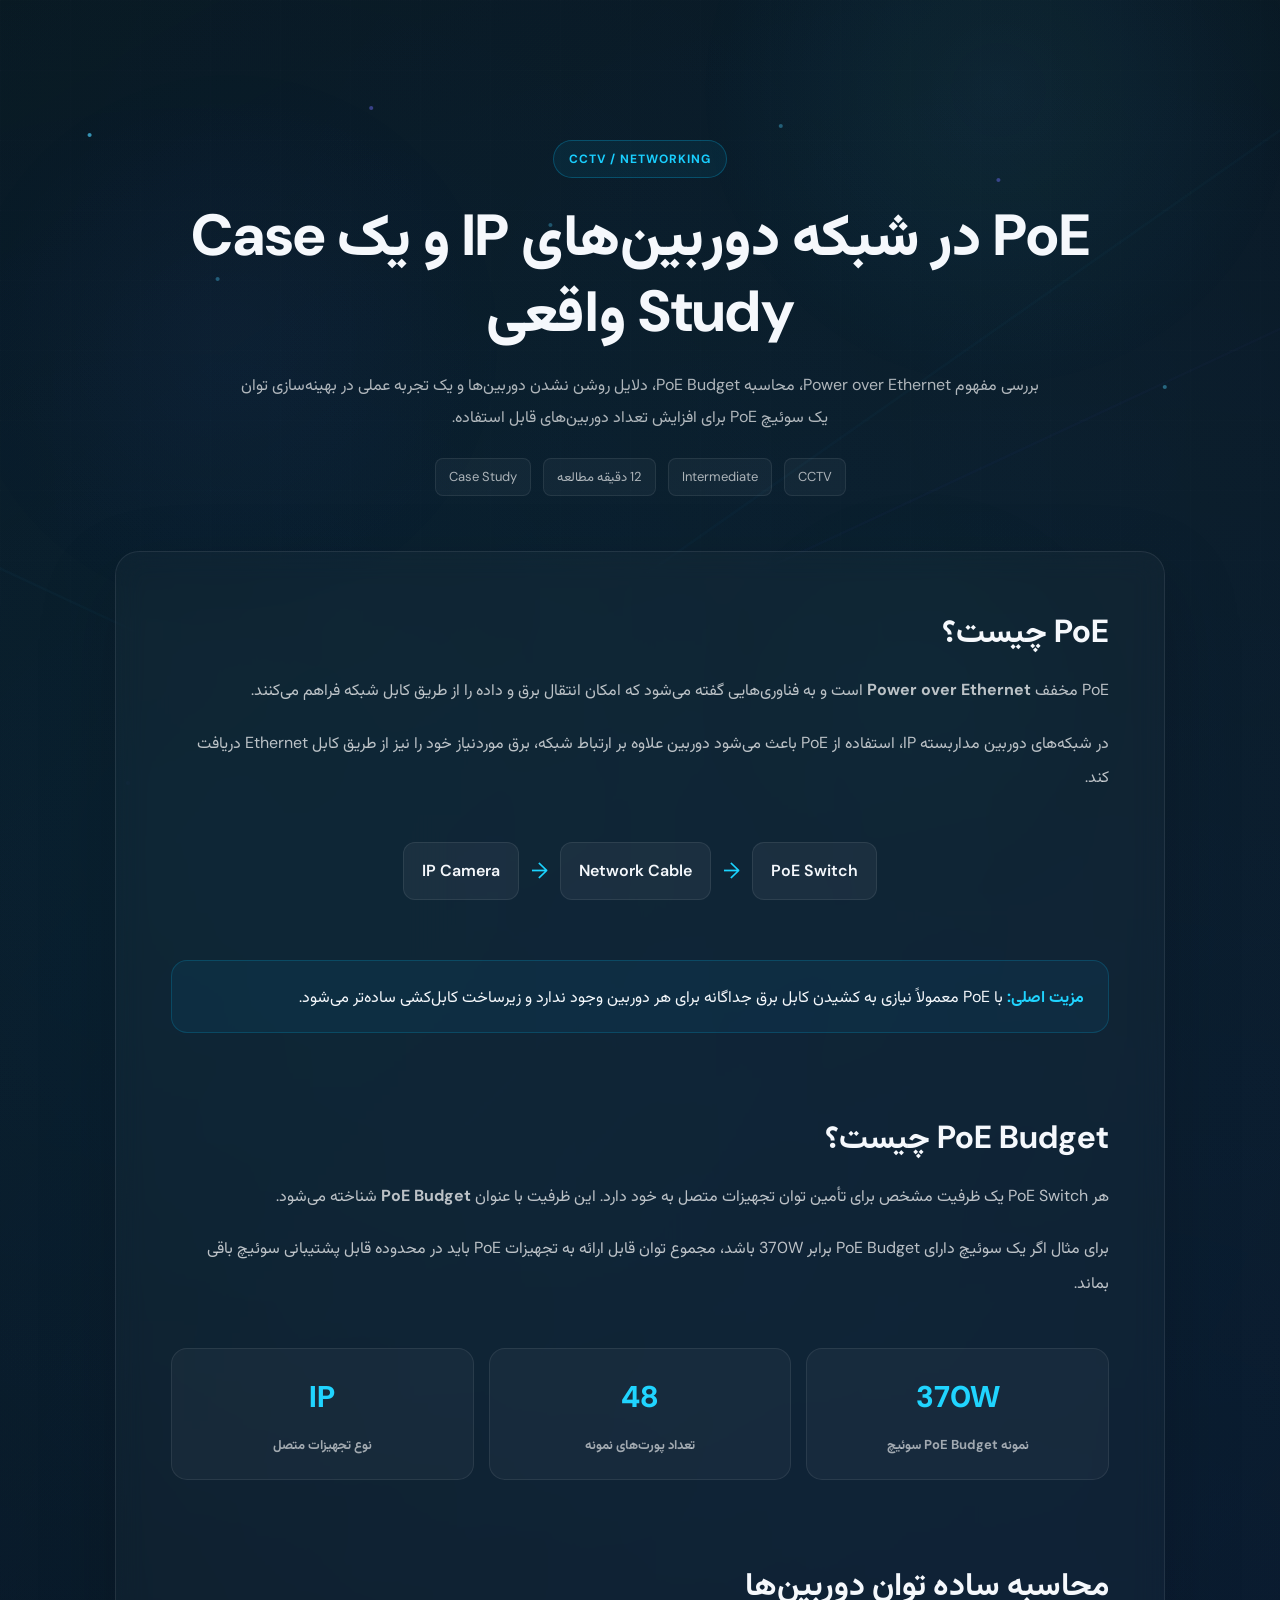
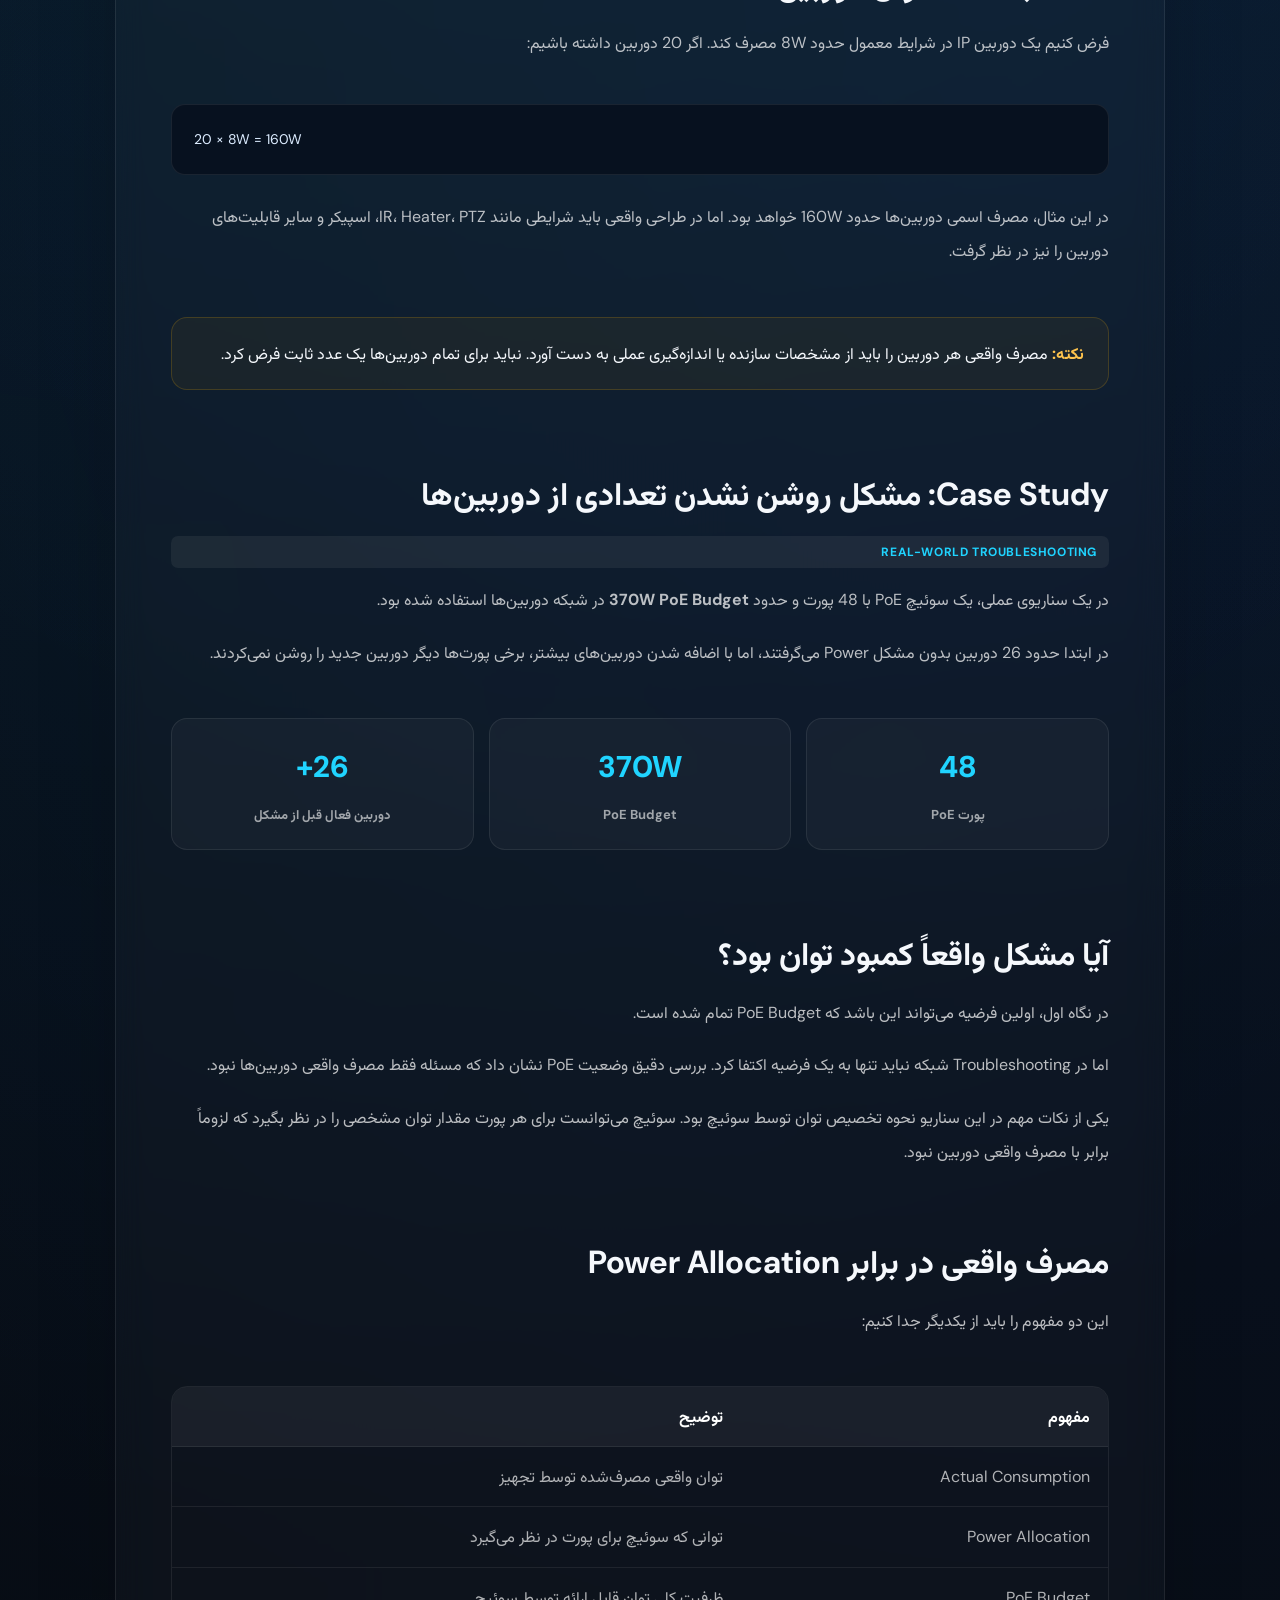
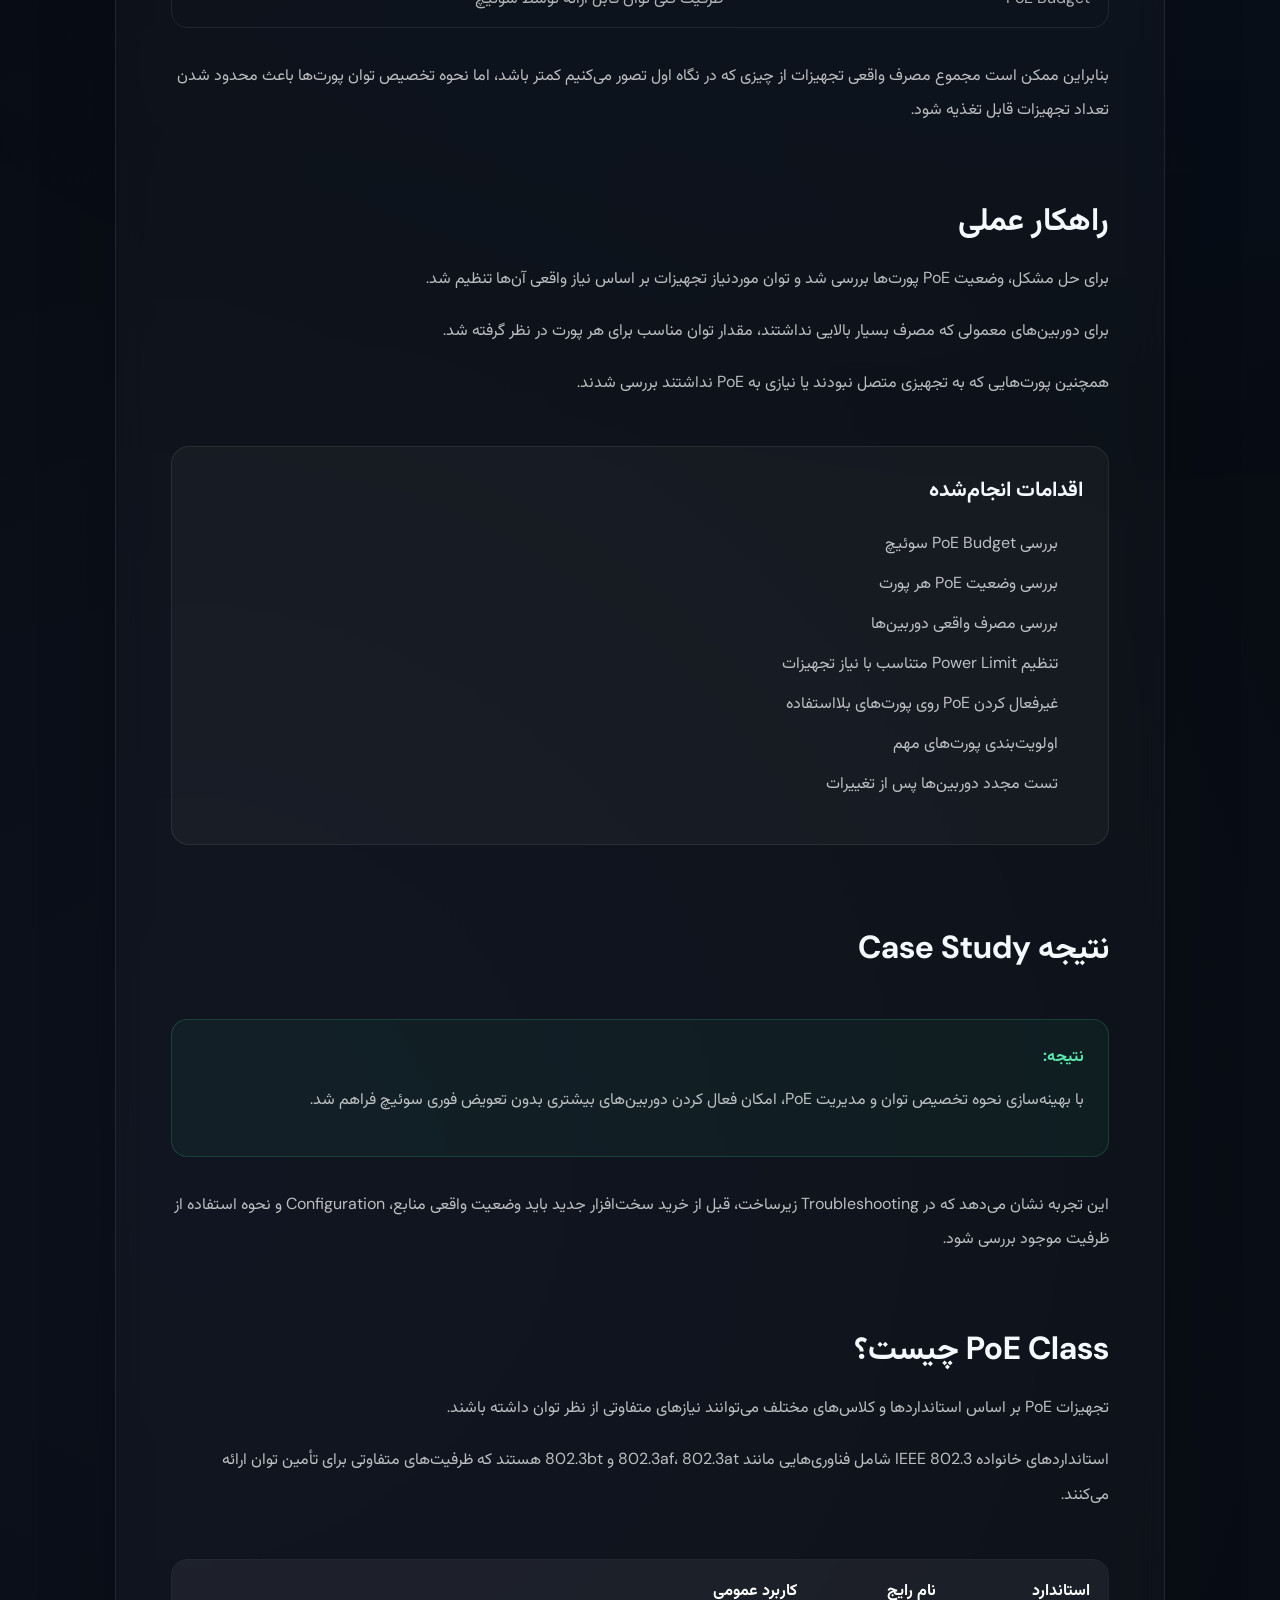
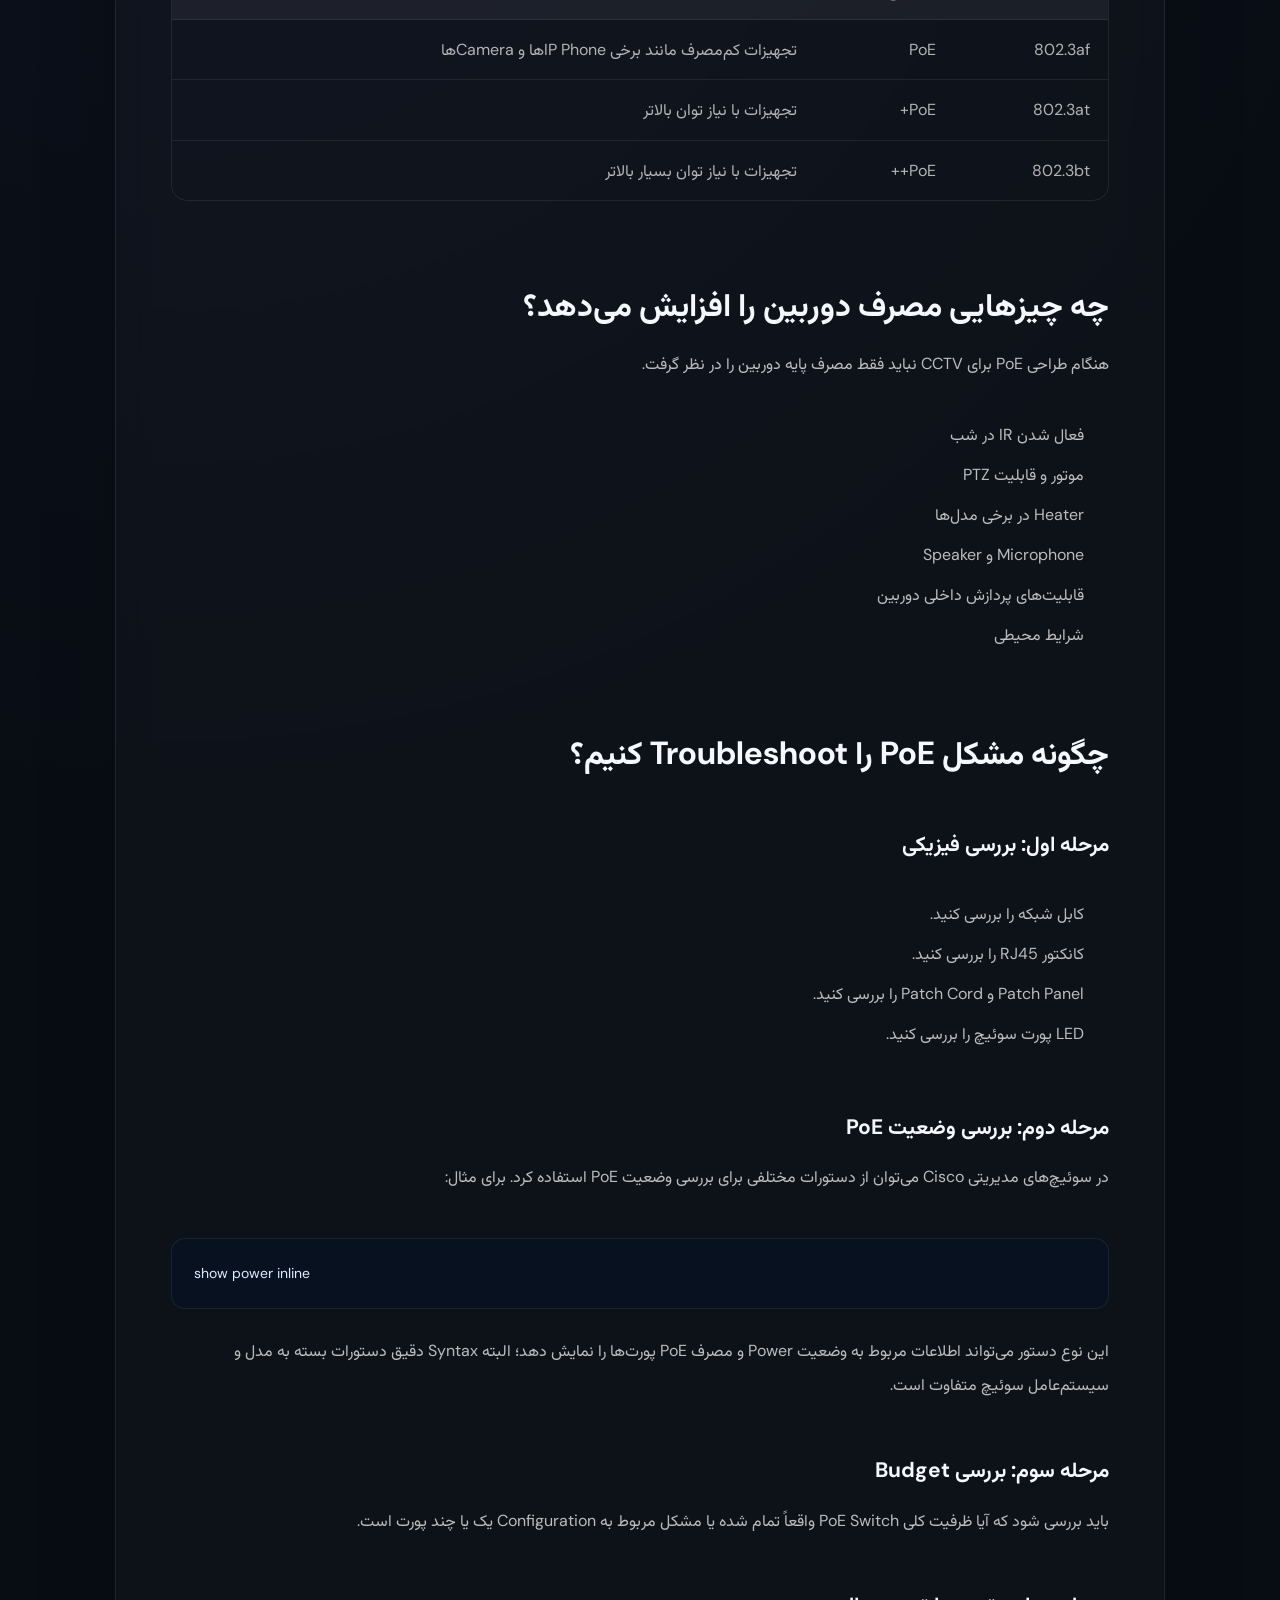
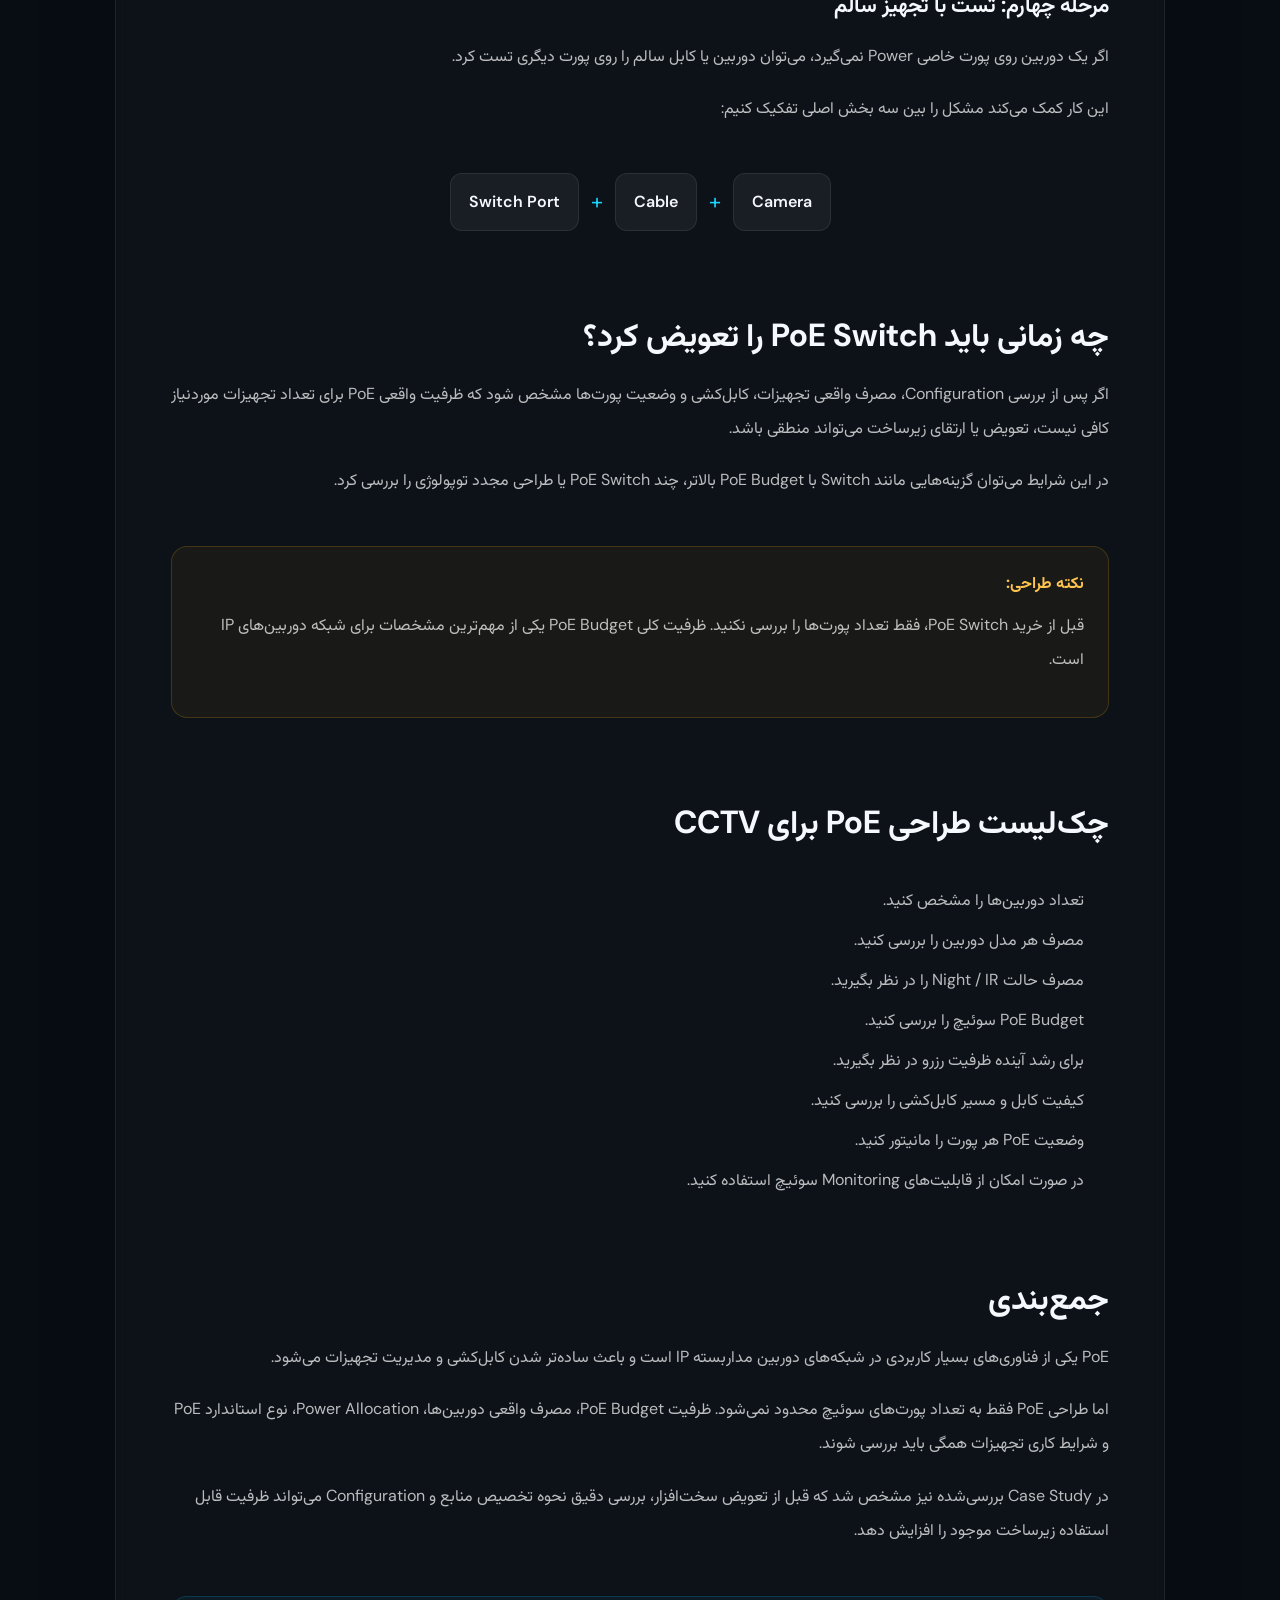
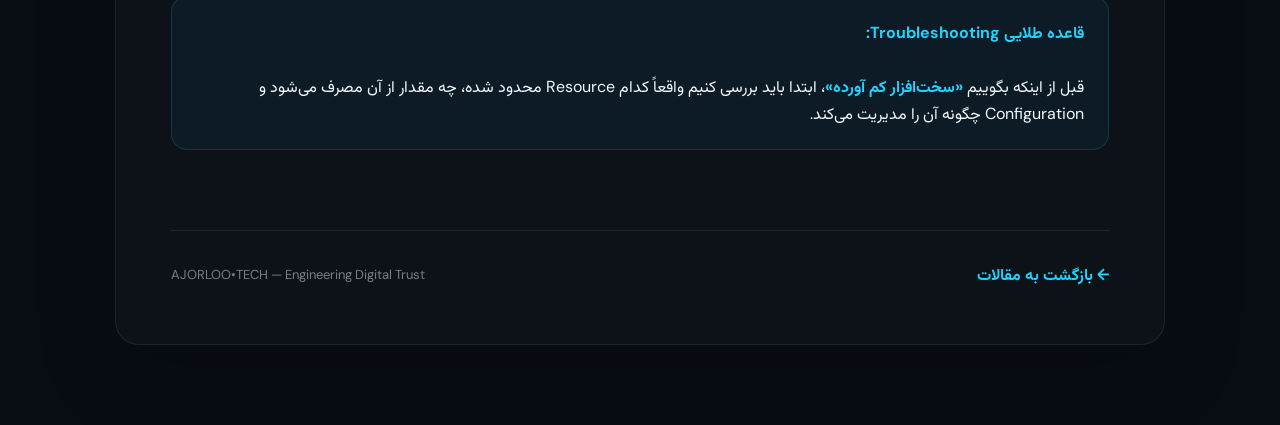
<file: poe-cctv-case-study.html>
<!DOCTYPE html>
<html lang="fa" dir="rtl">
<head>
  <meta charset="UTF-8" />
  <meta name="viewport" content="width=device-width, initial-scale=1.0" />

  <title>PoE در شبکه دوربین‌های IP | AJORLOO•TECH</title>

  <meta
    name="description"
    content="بررسی PoE در شبکه دوربین‌های IP، محاسبه توان، PoE Budget، مشکلات رایج و یک Case Study واقعی از افزایش تعداد دوربین‌های قابل تغذیه."
  />

  <link rel="preconnect" href="https://fonts.googleapis.com">
  <link rel="preconnect" href="https://fonts.gstatic.com" crossorigin>

  <link
    href="https://fonts.googleapis.com/css2?family=DM+Sans:wght@400;500;600;700&family=Vazirmatn:wght@400;500;600;700;800&display=swap"
    rel="stylesheet"
  />

  <link rel="stylesheet" href="../styles.css" />

  <style>
    .article-page {
      min-height: 100vh;
      padding: 140px 20px 80px;
      background:
        radial-gradient(circle at 15% 10%, rgba(0, 190, 255, 0.08), transparent 30%),
        radial-gradient(circle at 85% 20%, rgba(30, 90, 255, 0.08), transparent 30%);
    }

    .article-container {
      width: min(1050px, 100%);
      margin: 0 auto;
    }

    .article-header {
      text-align: center;
      margin-bottom: 55px;
    }

    .article-category-badge {
      display: inline-flex;
      align-items: center;
      gap: 8px;
      padding: 8px 15px;
      border: 1px solid rgba(0, 200, 255, 0.25);
      border-radius: 999px;
      background: rgba(0, 180, 255, 0.07);
      color: #19cfff;
      font-size: 12px;
      font-weight: 700;
      letter-spacing: 0.08em;
      margin-bottom: 20px;
    }

    .article-header h1 {
      margin: 0 auto 20px;
      max-width: 900px;
      font-size: clamp(32px, 5vw, 58px);
      line-height: 1.3;
      font-weight: 800;
    }

    .article-header p {
      max-width: 800px;
      margin: 0 auto;
      color: rgba(255,255,255,0.68);
      line-height: 2;
      font-size: 16px;
    }

    .article-meta-bar {
      display: flex;
      justify-content: center;
      align-items: center;
      flex-wrap: wrap;
      gap: 12px;
      margin-top: 25px;
    }

    .article-meta-item {
      padding: 7px 13px;
      border-radius: 8px;
      background: rgba(255,255,255,0.04);
      border: 1px solid rgba(255,255,255,0.08);
      color: rgba(255,255,255,0.65);
      font-size: 13px;
    }

    .article-content {
      background: rgba(255,255,255,0.025);
      border: 1px solid rgba(255,255,255,0.08);
      border-radius: 24px;
      padding: clamp(25px, 5vw, 55px);
      backdrop-filter: blur(14px);
      box-shadow: 0 30px 80px rgba(0,0,0,0.18);
    }

    .article-content h2 {
      margin: 50px 0 18px;
      font-size: clamp(23px, 3vw, 32px);
      line-height: 1.5;
    }

    .article-content h2:first-child {
      margin-top: 0;
    }

    .article-content h3 {
      margin: 32px 0 15px;
      font-size: 21px;
    }

    .article-content p {
      color: rgba(255,255,255,0.72);
      line-height: 2.15;
      font-size: 16px;
      margin: 0 0 18px;
    }

    .article-content ul,
    .article-content ol {
      padding-right: 25px;
      margin: 20px 0;
    }

    .article-content li {
      color: rgba(255,255,255,0.72);
      line-height: 2;
      margin-bottom: 8px;
    }

    .highlight-box {
      margin: 30px 0;
      padding: 22px 24px;
      border-radius: 16px;
      background: rgba(0, 180, 255, 0.06);
      border: 1px solid rgba(0, 200, 255, 0.18);
    }

    .highlight-box strong {
      color: #20d4ff;
    }

    .warning-box {
      margin: 30px 0;
      padding: 22px 24px;
      border-radius: 16px;
      background: rgba(255, 170, 0, 0.05);
      border: 1px solid rgba(255, 180, 0, 0.18);
    }

    .warning-box strong {
      color: #ffc44d;
    }

    .success-box {
      margin: 30px 0;
      padding: 22px 24px;
      border-radius: 16px;
      background: rgba(50, 220, 150, 0.05);
      border: 1px solid rgba(50, 220, 150, 0.18);
    }

    .success-box strong {
      color: #5ee7ad;
    }

    .case-study-label {
      display: inline-block;
      margin-bottom: 15px;
      padding: 6px 12px;
      border-radius: 7px;
      background: rgba(255,255,255,0.06);
      color: #20d4ff;
      font-size: 12px;
      font-weight: 700;
      letter-spacing: 0.05em;
    }

    .comparison-table-wrapper {
      overflow-x: auto;
      margin: 30px 0;
      border-radius: 16px;
      border: 1px solid rgba(255,255,255,0.08);
    }

    .comparison-table {
      width: 100%;
      min-width: 650px;
      border-collapse: collapse;
    }

    .comparison-table th,
    .comparison-table td {
      padding: 16px 18px;
      text-align: right;
      border-bottom: 1px solid rgba(255,255,255,0.07);
    }

    .comparison-table th {
      background: rgba(255,255,255,0.05);
      color: #fff;
      font-weight: 700;
    }

    .comparison-table td {
      color: rgba(255,255,255,0.68);
    }

    .comparison-table tr:last-child td {
      border-bottom: none;
    }

    .code-block {
      direction: ltr;
      text-align: left;
      margin: 25px 0;
      padding: 22px;
      border-radius: 14px;
      background: #07111f;
      border: 1px solid rgba(255,255,255,0.08);
      overflow-x: auto;
      font-family: "DM Sans", monospace;
      font-size: 14px;
      line-height: 1.8;
      color: #dcecff;
      white-space: pre;
    }

    .scenario-card {
      margin: 28px 0;
      padding: 25px;
      border-radius: 18px;
      background: rgba(255,255,255,0.035);
      border: 1px solid rgba(255,255,255,0.08);
    }

    .scenario-card h3 {
      margin-top: 0;
    }

    .metric-grid {
      display: grid;
      grid-template-columns: repeat(3, 1fr);
      gap: 15px;
      margin: 30px 0;
    }

    .metric-card {
      padding: 22px 18px;
      text-align: center;
      border-radius: 16px;
      background: rgba(255,255,255,0.035);
      border: 1px solid rgba(255,255,255,0.08);
    }

    .metric-number {
      display: block;
      font-size: 30px;
      font-weight: 800;
      color: #20d4ff;
      margin-bottom: 8px;
    }

    .metric-label {
      color: rgba(255,255,255,0.6);
      font-size: 13px;
      line-height: 1.7;
    }

    .flow {
      display: flex;
      justify-content: center;
      align-items: center;
      flex-wrap: wrap;
      gap: 12px;
      margin: 30px 0;
    }

    .flow-item {
      padding: 14px 18px;
      border-radius: 12px;
      background: rgba(255,255,255,0.05);
      border: 1px solid rgba(255,255,255,0.08);
      font-weight: 600;
      text-align: center;
    }

    .flow-arrow {
      color: #1bd4ff;
      font-size: 22px;
    }

    .article-footer {
      margin-top: 50px;
      padding-top: 30px;
      border-top: 1px solid rgba(255,255,255,0.08);
      display: flex;
      justify-content: space-between;
      gap: 20px;
      flex-wrap: wrap;
      align-items: center;
    }

    .back-link {
      display: inline-flex;
      align-items: center;
      gap: 8px;
      color: #1bd4ff;
      text-decoration: none;
      font-weight: 700;
    }

    .article-brand {
      color: rgba(255,255,255,0.45);
      font-size: 13px;
    }

    @media (max-width: 800px) {
      .metric-grid {
        grid-template-columns: 1fr;
      }
    }

    @media (max-width: 700px) {
      .article-page {
        padding-top: 110px;
      }

      .article-content {
        border-radius: 18px;
      }

      .article-content p,
      .article-content li {
        font-size: 15px;
      }

      .article-footer {
        flex-direction: column;
        align-items: flex-start;
      }
    }
  </style>
</head>

<body>

  <main class="article-page">

    <div class="article-container">

      <!-- Article Header -->
      <header class="article-header">

        <div class="article-category-badge">
          CCTV / NETWORKING
        </div>

        <h1>
          PoE در شبکه دوربین‌های IP
          و یک Case Study واقعی
        </h1>

        <p>
          بررسی مفهوم Power over Ethernet، محاسبه PoE Budget،
          دلایل روشن نشدن دوربین‌ها و یک تجربه عملی در بهینه‌سازی
          توان یک سوئیچ PoE برای افزایش تعداد دوربین‌های قابل استفاده.
        </p>

        <div class="article-meta-bar">
          <span class="article-meta-item">CCTV</span>
          <span class="article-meta-item">Intermediate</span>
          <span class="article-meta-item">12 دقیقه مطالعه</span>
          <span class="article-meta-item">Case Study</span>
        </div>

      </header>


      <!-- Article Content -->
      <article class="article-content">

        <h2>PoE چیست؟</h2>

        <p>
          PoE مخفف
          <strong>Power over Ethernet</strong>
          است و به فناوری‌هایی گفته می‌شود که امکان انتقال برق و
          داده را از طریق کابل شبکه فراهم می‌کنند.
        </p>

        <p>
          در شبکه‌های دوربین مداربسته IP، استفاده از PoE باعث می‌شود
          دوربین علاوه بر ارتباط شبکه، برق موردنیاز خود را نیز از طریق
          کابل Ethernet دریافت کند.
        </p>

        <div class="flow">

          <div class="flow-item">
            PoE Switch
          </div>

          <div class="flow-arrow">
            →
          </div>

          <div class="flow-item">
            Network Cable
          </div>

          <div class="flow-arrow">
            →
          </div>

          <div class="flow-item">
            IP Camera
          </div>

        </div>

        <div class="highlight-box">
          <strong>مزیت اصلی:</strong>
          با PoE معمولاً نیازی به کشیدن کابل برق جداگانه برای هر دوربین
          وجود ندارد و زیرساخت کابل‌کشی ساده‌تر می‌شود.
        </div>


        <h2>PoE Budget چیست؟</h2>

        <p>
          هر PoE Switch یک ظرفیت مشخص برای تأمین توان تجهیزات متصل به
          خود دارد. این ظرفیت با عنوان
          <strong>PoE Budget</strong>
          شناخته می‌شود.
        </p>

        <p>
          برای مثال اگر یک سوئیچ دارای PoE Budget برابر 370W باشد،
          مجموع توان قابل ارائه به تجهیزات PoE باید در محدوده قابل
          پشتیبانی سوئیچ باقی بماند.
        </p>

        <div class="metric-grid">

          <div class="metric-card">
            <span class="metric-number">370W</span>
            <span class="metric-label">
              نمونه PoE Budget سوئیچ
            </span>
          </div>

          <div class="metric-card">
            <span class="metric-number">48</span>
            <span class="metric-label">
              تعداد پورت‌های نمونه
            </span>
          </div>

          <div class="metric-card">
            <span class="metric-number">IP</span>
            <span class="metric-label">
              نوع تجهیزات متصل
            </span>
          </div>

        </div>


        <h2>محاسبه ساده توان دوربین‌ها</h2>

        <p>
          فرض کنیم یک دوربین IP در شرایط معمول حدود 8W مصرف کند.
          اگر 20 دوربین داشته باشیم:
        </p>

        <div class="code-block">20 × 8W = 160W</div>

        <p>
          در این مثال، مصرف اسمی دوربین‌ها حدود 160W خواهد بود.
          اما در طراحی واقعی باید شرایطی مانند IR، Heater، PTZ،
          اسپیکر و سایر قابلیت‌های دوربین را نیز در نظر گرفت.
        </p>

        <div class="warning-box">
          <strong>نکته:</strong>
          مصرف واقعی هر دوربین را باید از مشخصات سازنده یا اندازه‌گیری
          عملی به دست آورد. نباید برای تمام دوربین‌ها یک عدد ثابت فرض کرد.
        </div>


        <h2>Case Study: مشکل روشن نشدن تعدادی از دوربین‌ها</h2>

        <span class="case-study-label">
          REAL-WORLD TROUBLESHOOTING
        </span>

        <p>
          در یک سناریوی عملی، یک سوئیچ PoE با 48 پورت و حدود
          <strong>370W PoE Budget</strong>
          در شبکه دوربین‌ها استفاده شده بود.
        </p>

        <p>
          در ابتدا حدود 26 دوربین بدون مشکل Power می‌گرفتند، اما با
          اضافه شدن دوربین‌های بیشتر، برخی پورت‌ها دیگر دوربین جدید
          را روشن نمی‌کردند.
        </p>

        <div class="metric-grid">

          <div class="metric-card">
            <span class="metric-number">48</span>
            <span class="metric-label">
              پورت PoE
            </span>
          </div>

          <div class="metric-card">
            <span class="metric-number">370W</span>
            <span class="metric-label">
              PoE Budget
            </span>
          </div>

          <div class="metric-card">
            <span class="metric-number">26+</span>
            <span class="metric-label">
              دوربین فعال قبل از مشکل
            </span>
          </div>

        </div>


        <h2>آیا مشکل واقعاً کمبود توان بود؟</h2>

        <p>
          در نگاه اول، اولین فرضیه می‌تواند این باشد که PoE Budget
          تمام شده است.
        </p>

        <p>
          اما در Troubleshooting شبکه نباید تنها به یک فرضیه اکتفا کرد.
          بررسی دقیق وضعیت PoE نشان داد که مسئله فقط مصرف واقعی
          دوربین‌ها نبود.
        </p>

        <p>
          یکی از نکات مهم در این سناریو نحوه تخصیص توان توسط سوئیچ بود.
          سوئیچ می‌توانست برای هر پورت مقدار توان مشخصی را در نظر بگیرد
          که لزوماً برابر با مصرف واقعی دوربین نبود.
        </p>


        <h2>مصرف واقعی در برابر Power Allocation</h2>

        <p>
          این دو مفهوم را باید از یکدیگر جدا کنیم:
        </p>

        <div class="comparison-table-wrapper">

          <table class="comparison-table">

            <thead>
              <tr>
                <th>مفهوم</th>
                <th>توضیح</th>
              </tr>
            </thead>

            <tbody>

              <tr>
                <td>Actual Consumption</td>
                <td>
                  توان واقعی مصرف‌شده توسط تجهیز
                </td>
              </tr>

              <tr>
                <td>Power Allocation</td>
                <td>
                  توانی که سوئیچ برای پورت در نظر می‌گیرد
                </td>
              </tr>

              <tr>
                <td>PoE Budget</td>
                <td>
                  ظرفیت کلی توان قابل ارائه توسط سوئیچ
                </td>
              </tr>

            </tbody>

          </table>

        </div>

        <p>
          بنابراین ممکن است مجموع مصرف واقعی تجهیزات از چیزی که
          در نگاه اول تصور می‌کنیم کمتر باشد، اما نحوه تخصیص توان
          پورت‌ها باعث محدود شدن تعداد تجهیزات قابل تغذیه شود.
        </p>


        <h2>راهکار عملی</h2>

        <p>
          برای حل مشکل، وضعیت PoE پورت‌ها بررسی شد و توان موردنیاز
          تجهیزات بر اساس نیاز واقعی آن‌ها تنظیم شد.
        </p>

        <p>
          برای دوربین‌های معمولی که مصرف بسیار بالایی نداشتند،
          مقدار توان مناسب برای هر پورت در نظر گرفته شد.
        </p>

        <p>
          همچنین پورت‌هایی که به تجهیزی متصل نبودند یا نیازی به PoE
          نداشتند بررسی شدند.
        </p>

        <div class="scenario-card">

          <h3>اقدامات انجام‌شده</h3>

          <ul>

            <li>
              بررسی PoE Budget سوئیچ
            </li>

            <li>
              بررسی وضعیت PoE هر پورت
            </li>

            <li>
              بررسی مصرف واقعی دوربین‌ها
            </li>

            <li>
              تنظیم Power Limit متناسب با نیاز تجهیزات
            </li>

            <li>
              غیرفعال کردن PoE روی پورت‌های بلااستفاده
            </li>

            <li>
              اولویت‌بندی پورت‌های مهم
            </li>

            <li>
              تست مجدد دوربین‌ها پس از تغییرات
            </li>

          </ul>

        </div>


        <h2>نتیجه Case Study</h2>

        <div class="success-box">

          <strong>نتیجه:</strong>

          <p style="margin-top: 12px;">
            با بهینه‌سازی نحوه تخصیص توان و مدیریت PoE،
            امکان فعال کردن دوربین‌های بیشتری بدون تعویض فوری
            سوئیچ فراهم شد.
          </p>

        </div>

        <p>
          این تجربه نشان می‌دهد که در Troubleshooting زیرساخت،
          قبل از خرید سخت‌افزار جدید باید وضعیت واقعی منابع،
          Configuration و نحوه استفاده از ظرفیت موجود بررسی شود.
        </p>


        <h2>PoE Class چیست؟</h2>

        <p>
          تجهیزات PoE بر اساس استانداردها و کلاس‌های مختلف می‌توانند
          نیازهای متفاوتی از نظر توان داشته باشند.
        </p>

        <p>
          استانداردهای خانواده IEEE 802.3 شامل فناوری‌هایی مانند
          802.3af، 802.3at و 802.3bt هستند که ظرفیت‌های متفاوتی برای
          تأمین توان ارائه می‌کنند.
        </p>

        <div class="comparison-table-wrapper">

          <table class="comparison-table">

            <thead>

              <tr>
                <th>استاندارد</th>
                <th>نام رایج</th>
                <th>کاربرد عمومی</th>
              </tr>

            </thead>

            <tbody>

              <tr>
                <td>802.3af</td>
                <td>PoE</td>
                <td>
                  تجهیزات کم‌مصرف مانند برخی IP Phoneها و Cameraها
                </td>
              </tr>

              <tr>
                <td>802.3at</td>
                <td>PoE+</td>
                <td>
                  تجهیزات با نیاز توان بالاتر
                </td>
              </tr>

              <tr>
                <td>802.3bt</td>
                <td>PoE++</td>
                <td>
                  تجهیزات با نیاز توان بسیار بالاتر
                </td>
              </tr>

            </tbody>

          </table>

        </div>


        <h2>چه چیزهایی مصرف دوربین را افزایش می‌دهد؟</h2>

        <p>
          هنگام طراحی PoE برای CCTV نباید فقط مصرف پایه دوربین را
          در نظر گرفت.
        </p>

        <ul>

          <li>
            فعال شدن IR در شب
          </li>

          <li>
            موتور و قابلیت PTZ
          </li>

          <li>
            Heater در برخی مدل‌ها
          </li>

          <li>
            Microphone و Speaker
          </li>

          <li>
            قابلیت‌های پردازش داخلی دوربین
          </li>

          <li>
            شرایط محیطی
          </li>

        </ul>


        <h2>چگونه مشکل PoE را Troubleshoot کنیم؟</h2>

        <h3>مرحله اول: بررسی فیزیکی</h3>

        <ul>

          <li>
            کابل شبکه را بررسی کنید.
          </li>

          <li>
            کانکتور RJ45 را بررسی کنید.
          </li>

          <li>
            Patch Panel و Patch Cord را بررسی کنید.
          </li>

          <li>
            LED پورت سوئیچ را بررسی کنید.
          </li>

        </ul>


        <h3>مرحله دوم: بررسی وضعیت PoE</h3>

        <p>
          در سوئیچ‌های مدیریتی Cisco می‌توان از دستورات مختلفی برای
          بررسی وضعیت PoE استفاده کرد. برای مثال:
        </p>

        <div class="code-block">show power inline</div>

        <p>
          این نوع دستور می‌تواند اطلاعات مربوط به وضعیت Power و
          مصرف PoE پورت‌ها را نمایش دهد؛ البته Syntax دقیق دستورات
          بسته به مدل و سیستم‌عامل سوئیچ متفاوت است.
        </p>


        <h3>مرحله سوم: بررسی Budget</h3>

        <p>
          باید بررسی شود که آیا ظرفیت کلی PoE Switch واقعاً تمام شده
          یا مشکل مربوط به Configuration یک یا چند پورت است.
        </p>


        <h3>مرحله چهارم: تست با تجهیز سالم</h3>

        <p>
          اگر یک دوربین روی پورت خاصی Power نمی‌گیرد، می‌توان دوربین
          یا کابل سالم را روی پورت دیگری تست کرد.
        </p>

        <p>
          این کار کمک می‌کند مشکل را بین سه بخش اصلی تفکیک کنیم:
        </p>

        <div class="flow">

          <div class="flow-item">
            Camera
          </div>

          <div class="flow-arrow">
            +
          </div>

          <div class="flow-item">
            Cable
          </div>

          <div class="flow-arrow">
            +
          </div>

          <div class="flow-item">
            Switch Port
          </div>

        </div>


        <h2>چه زمانی باید PoE Switch را تعویض کرد؟</h2>

        <p>
          اگر پس از بررسی Configuration، مصرف واقعی تجهیزات،
          کابل‌کشی و وضعیت پورت‌ها مشخص شود که ظرفیت واقعی PoE
          برای تعداد تجهیزات موردنیاز کافی نیست، تعویض یا ارتقای
          زیرساخت می‌تواند منطقی باشد.
        </p>

        <p>
          در این شرایط می‌توان گزینه‌هایی مانند Switch با PoE Budget
          بالاتر، چند PoE Switch یا طراحی مجدد توپولوژی را بررسی کرد.
        </p>

        <div class="warning-box">

          <strong>نکته طراحی:</strong>

          <p style="margin-top: 12px;">
            قبل از خرید PoE Switch، فقط تعداد پورت‌ها را بررسی نکنید.
            ظرفیت کلی PoE Budget یکی از مهم‌ترین مشخصات برای شبکه
            دوربین‌های IP است.
          </p>

        </div>


        <h2>چک‌لیست طراحی PoE برای CCTV</h2>

        <ol>

          <li>
            تعداد دوربین‌ها را مشخص کنید.
          </li>

          <li>
            مصرف هر مدل دوربین را بررسی کنید.
          </li>

          <li>
            مصرف حالت Night / IR را در نظر بگیرید.
          </li>

          <li>
            PoE Budget سوئیچ را بررسی کنید.
          </li>

          <li>
            برای رشد آینده ظرفیت رزرو در نظر بگیرید.
          </li>

          <li>
            کیفیت کابل و مسیر کابل‌کشی را بررسی کنید.
          </li>

          <li>
            وضعیت PoE هر پورت را مانیتور کنید.
          </li>

          <li>
            در صورت امکان از قابلیت‌های Monitoring سوئیچ استفاده کنید.
          </li>

        </ol>


        <h2>جمع‌بندی</h2>

        <p>
          PoE یکی از فناوری‌های بسیار کاربردی در شبکه‌های دوربین
          مداربسته IP است و باعث ساده‌تر شدن کابل‌کشی و مدیریت
          تجهیزات می‌شود.
        </p>

        <p>
          اما طراحی PoE فقط به تعداد پورت‌های سوئیچ محدود نمی‌شود.
          ظرفیت PoE Budget، مصرف واقعی دوربین‌ها، Power Allocation،
          نوع استاندارد PoE و شرایط کاری تجهیزات همگی باید بررسی شوند.
        </p>

        <p>
          در Case Study بررسی‌شده نیز مشخص شد که قبل از تعویض سخت‌افزار،
          بررسی دقیق نحوه تخصیص منابع و Configuration می‌تواند
          ظرفیت قابل استفاده زیرساخت موجود را افزایش دهد.
        </p>

        <div class="highlight-box">

          <strong>قاعده طلایی Troubleshooting:</strong>

          <br><br>

          قبل از اینکه بگوییم
          <strong>«سخت‌افزار کم آورده»</strong>،
          ابتدا باید بررسی کنیم واقعاً کدام Resource محدود شده،
          چه مقدار از آن مصرف می‌شود و Configuration چگونه آن را
          مدیریت می‌کند.

        </div>


        <!-- Article Footer -->
        <div class="article-footer">

          <a
            href="../index.html#articles"
            class="back-link"
          >
            ← بازگشت به مقالات
          </a>

          <span class="article-brand">
            AJORLOO•TECH — Engineering Digital Trust
          </span>

        </div>

      </article>

    </div>

  </main>

</body>
</html>
</file>
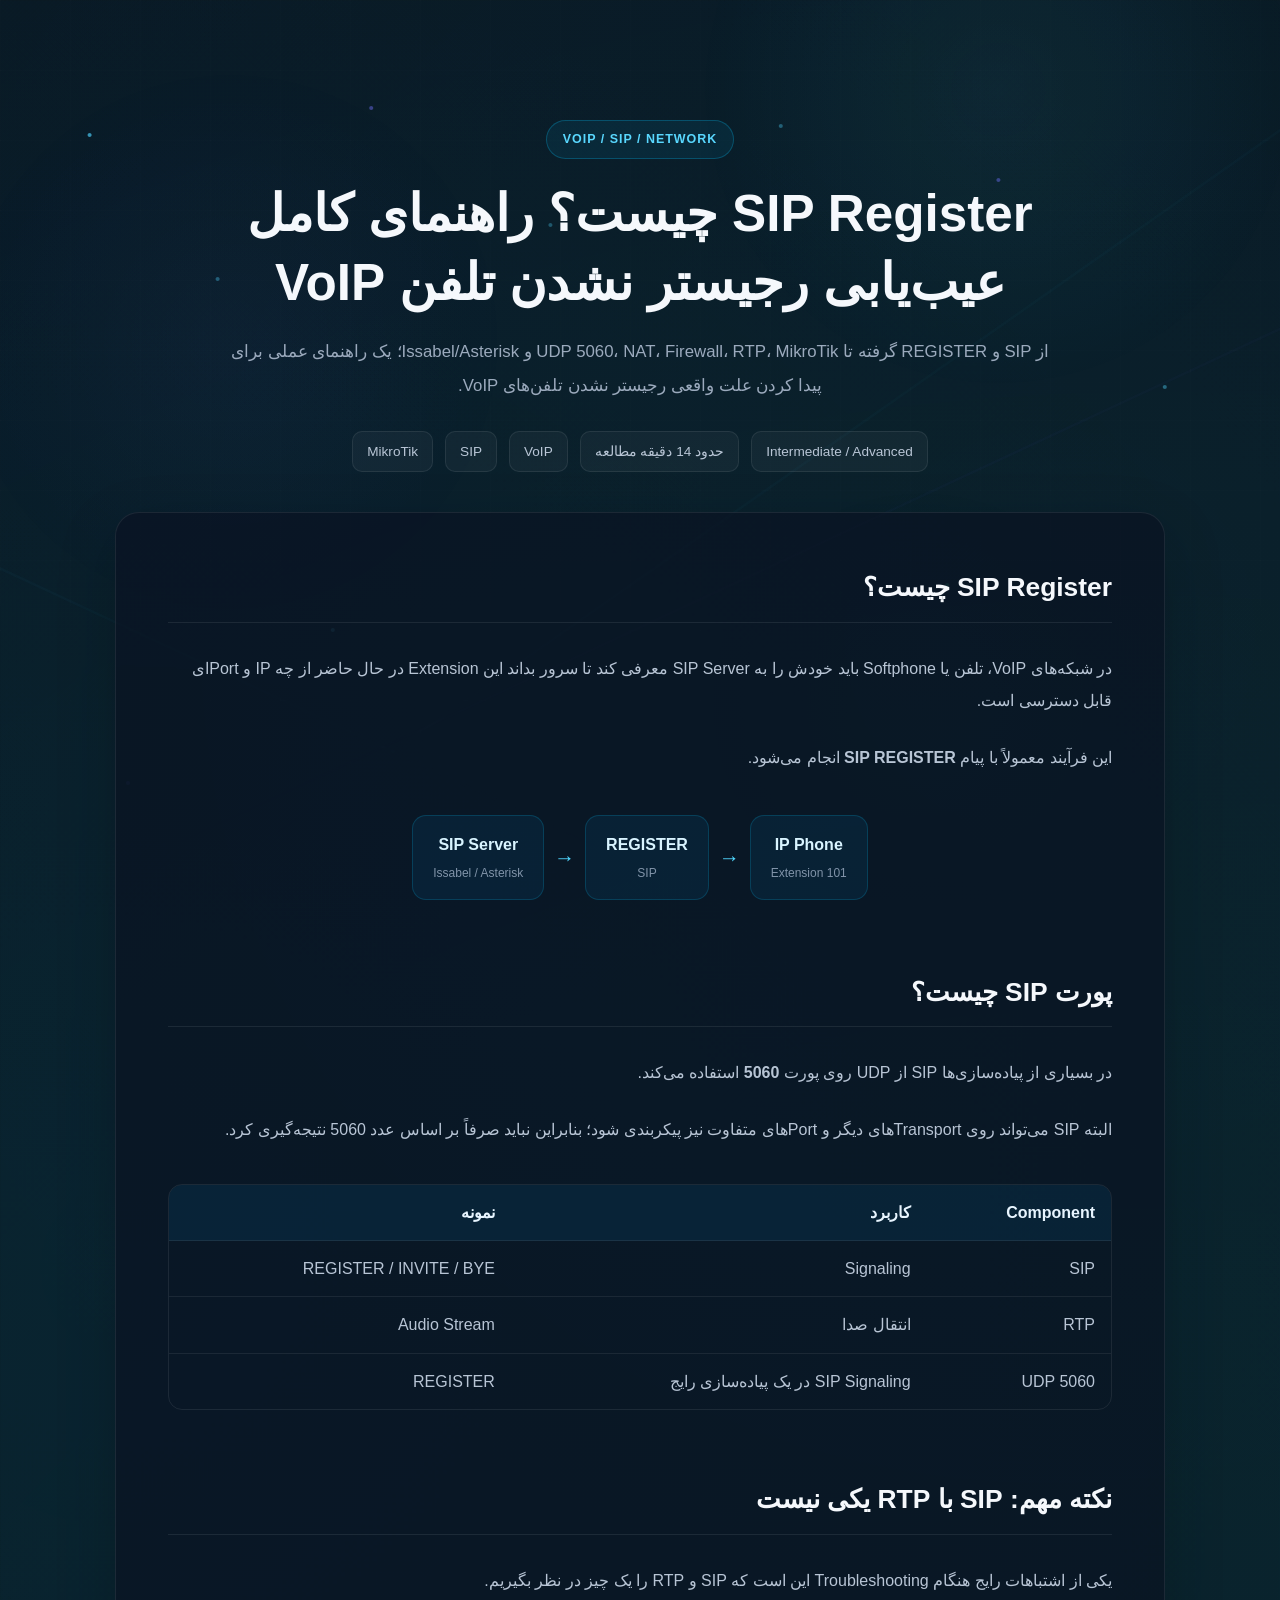
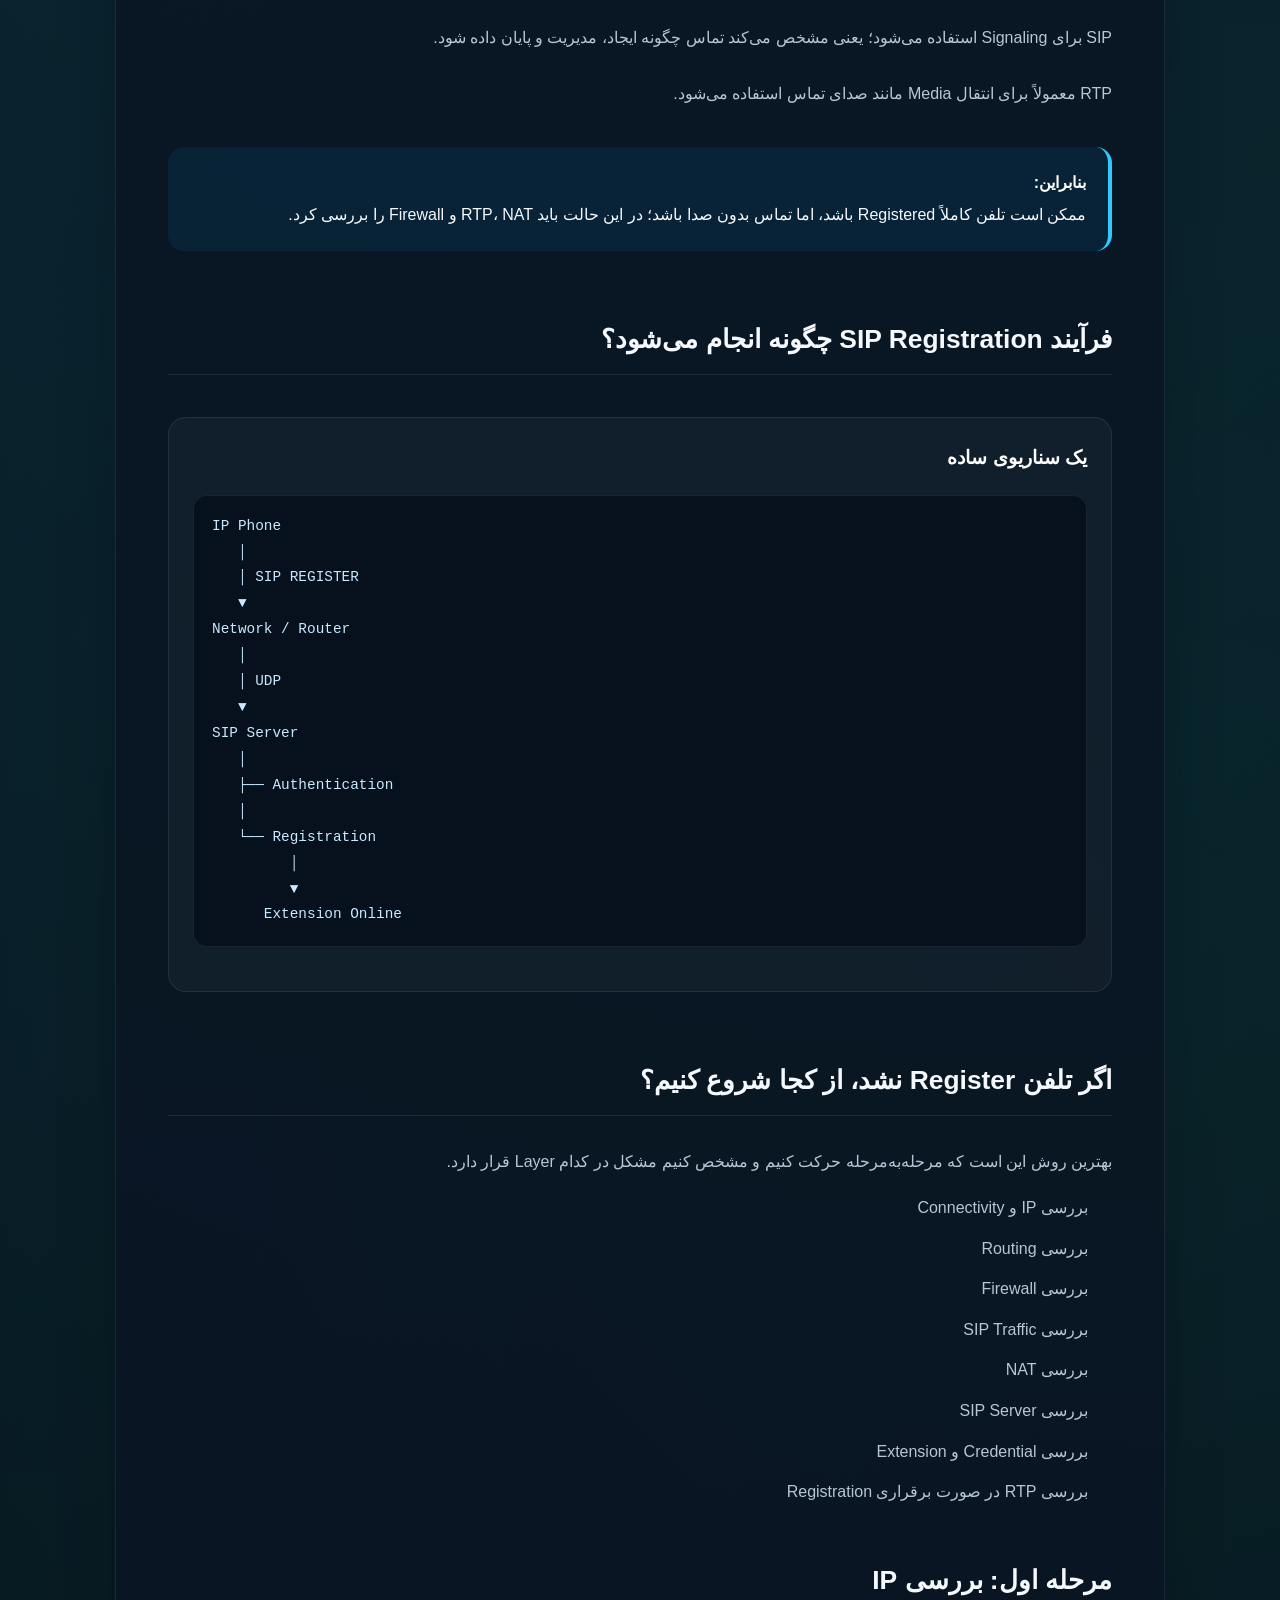
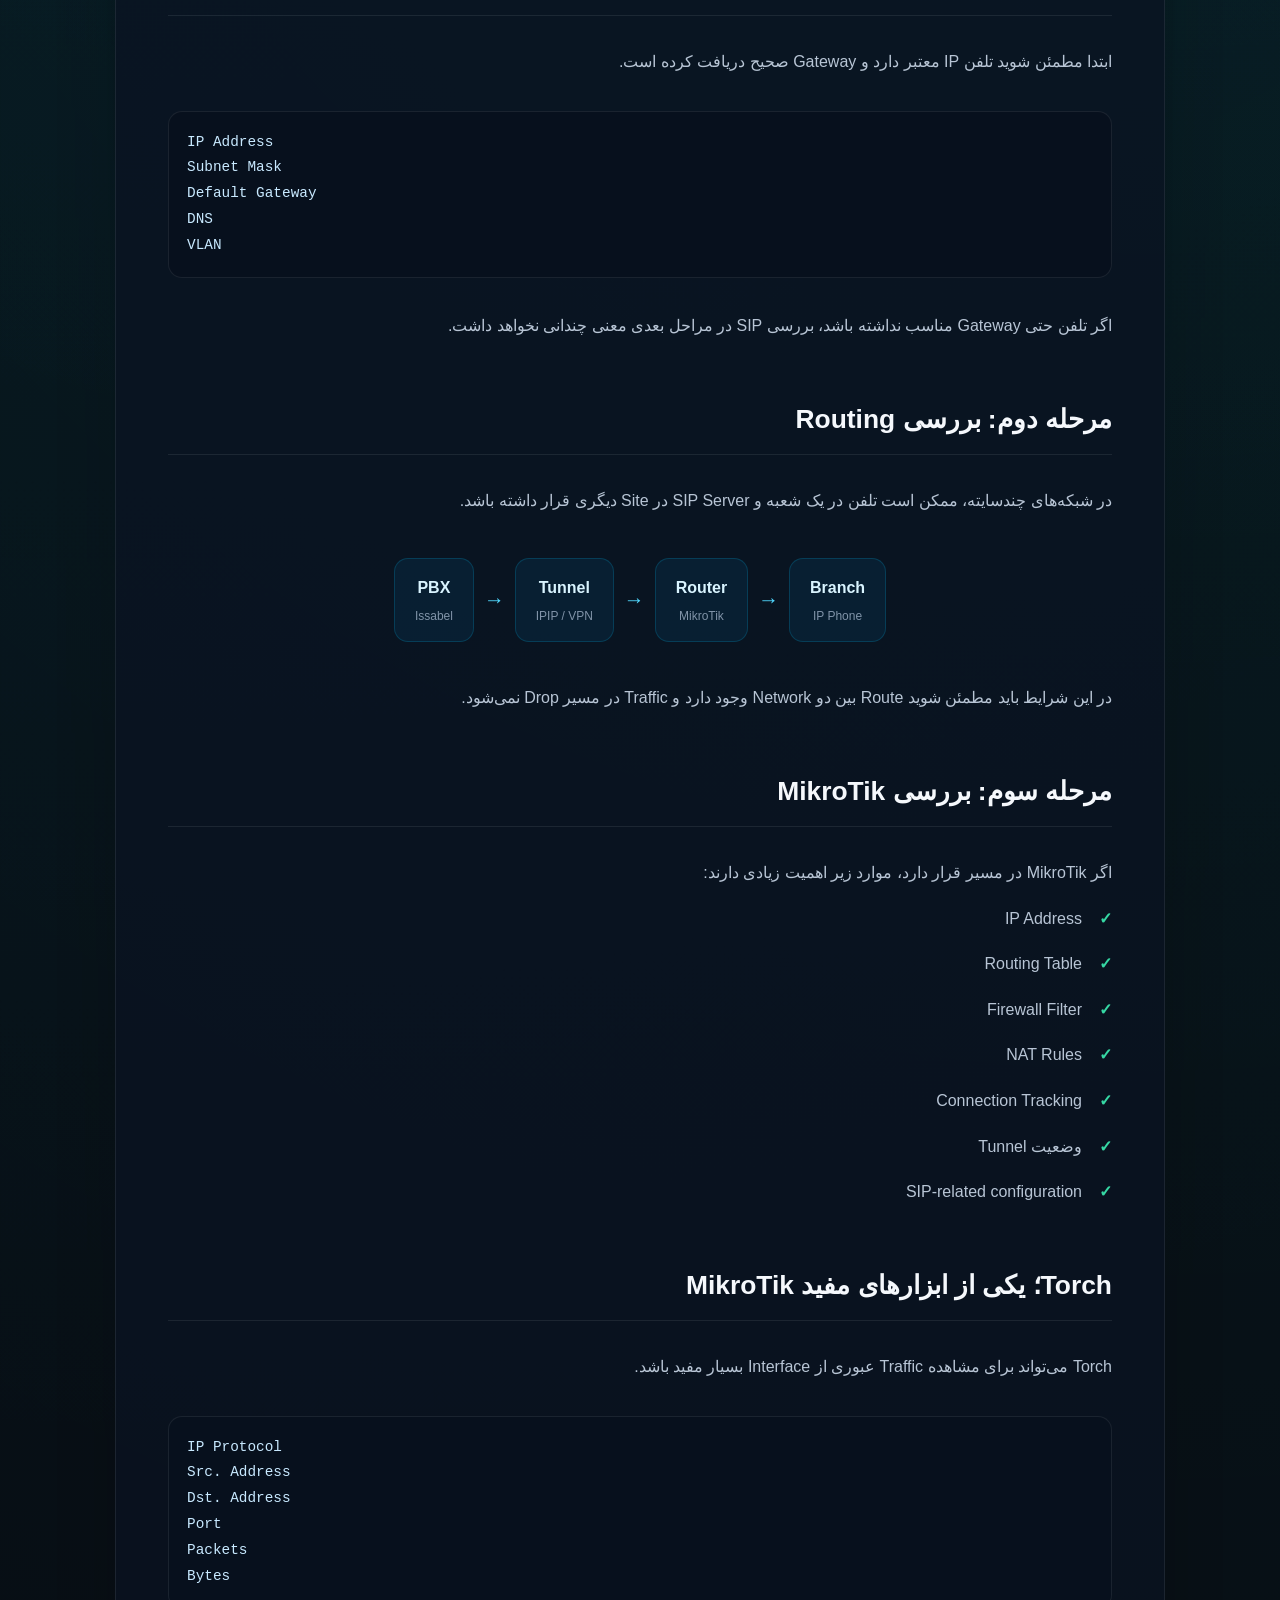
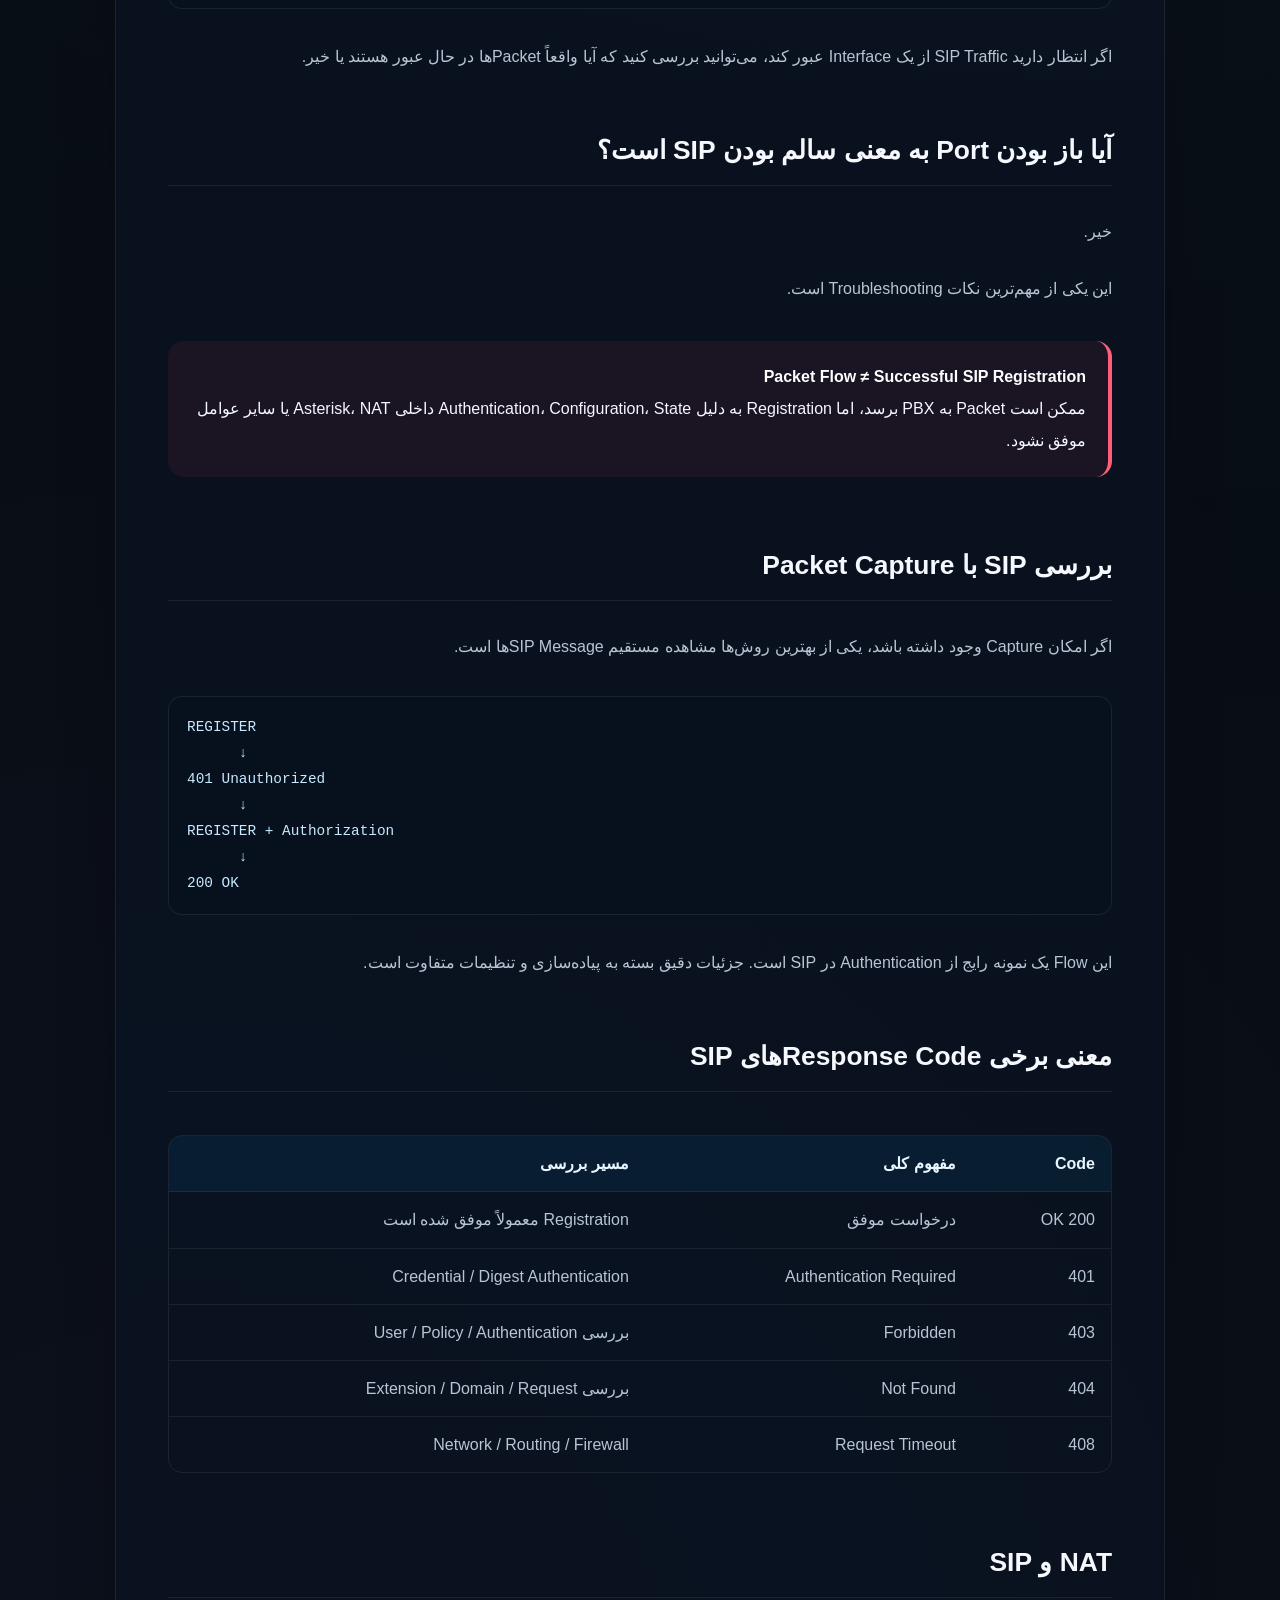
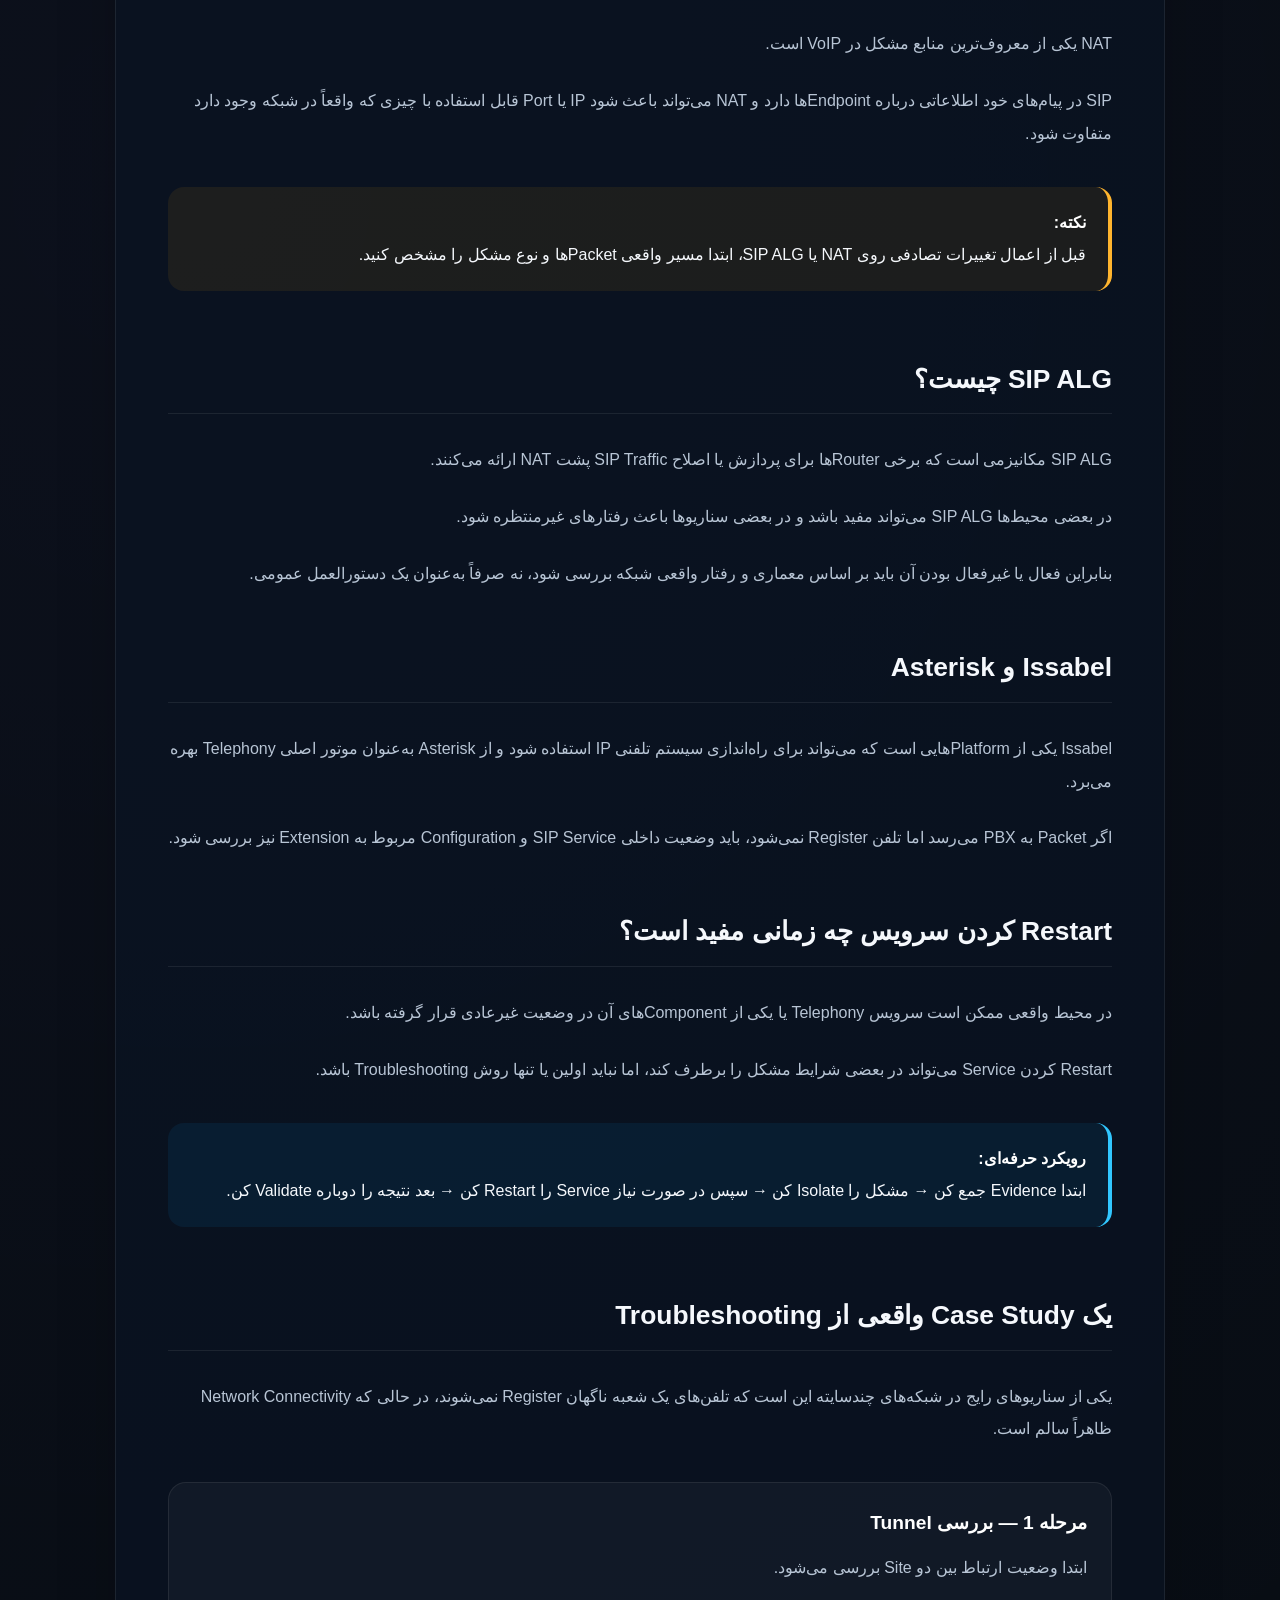
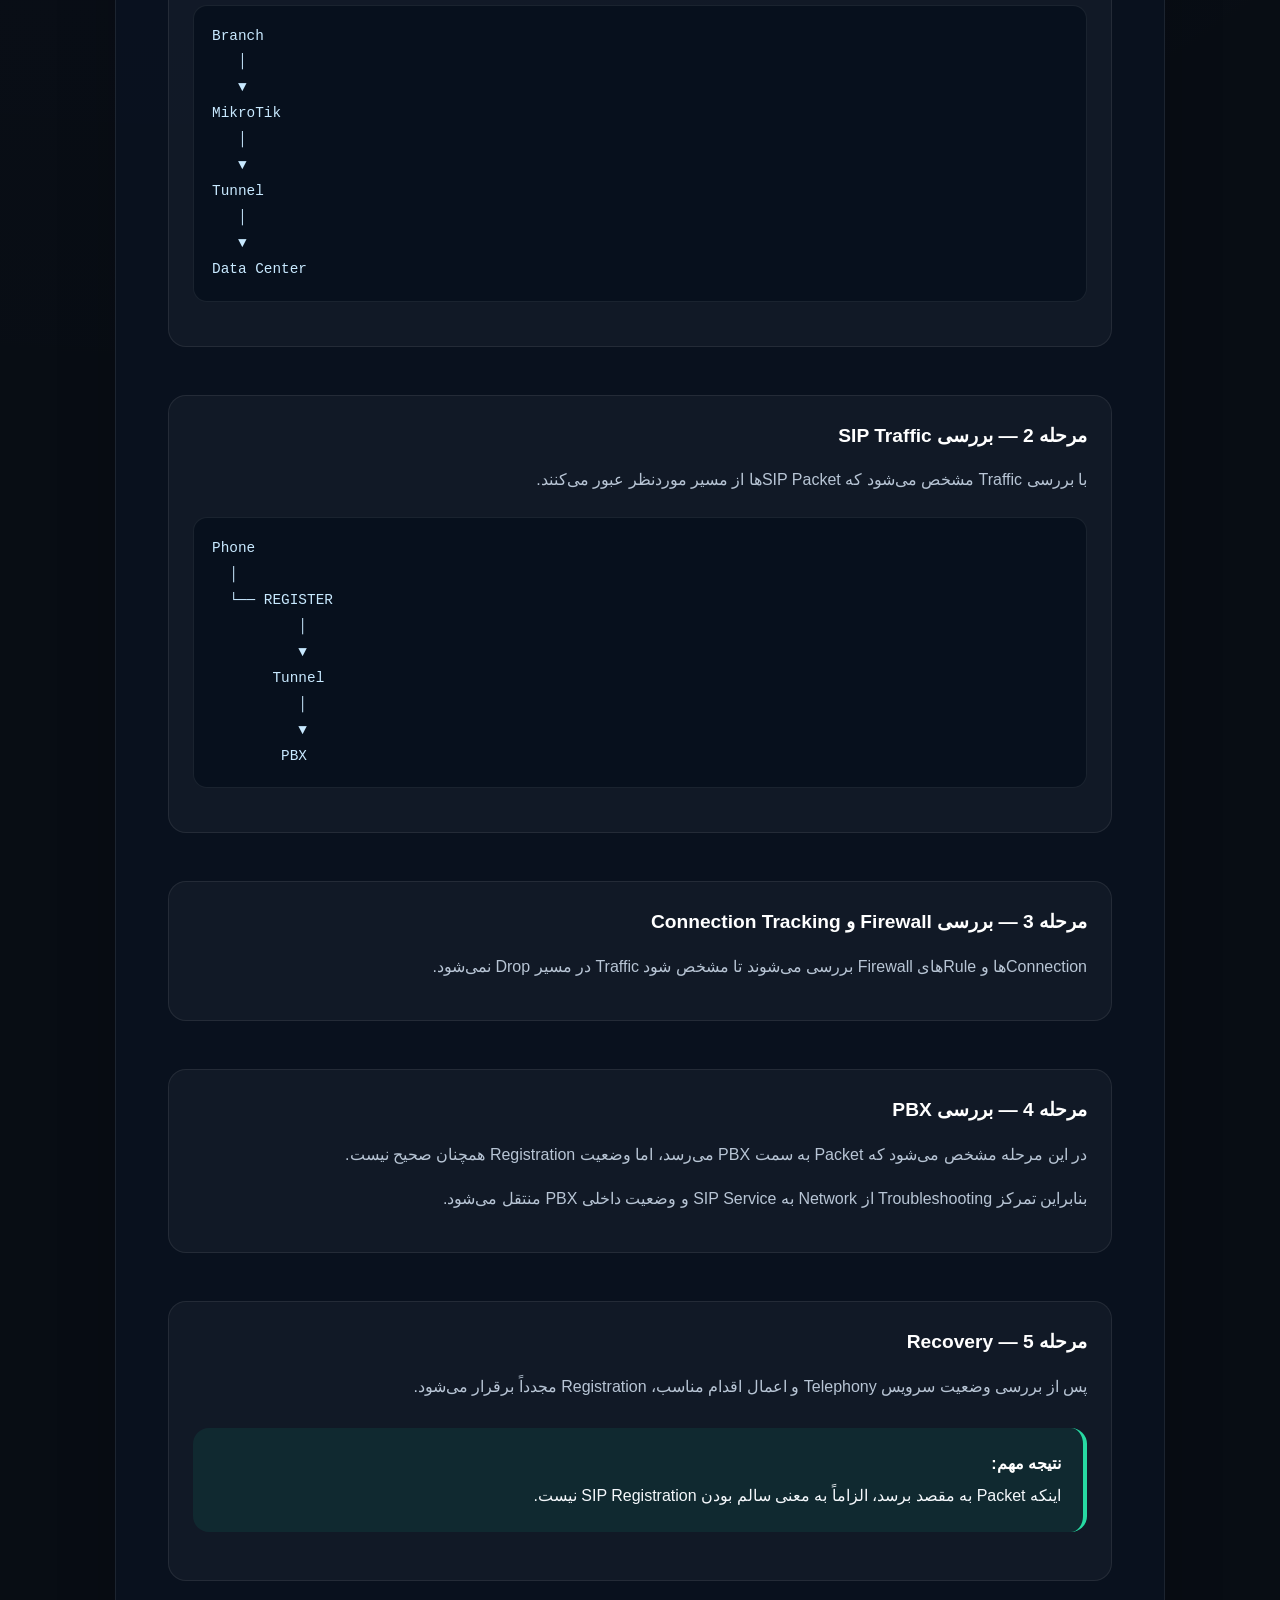
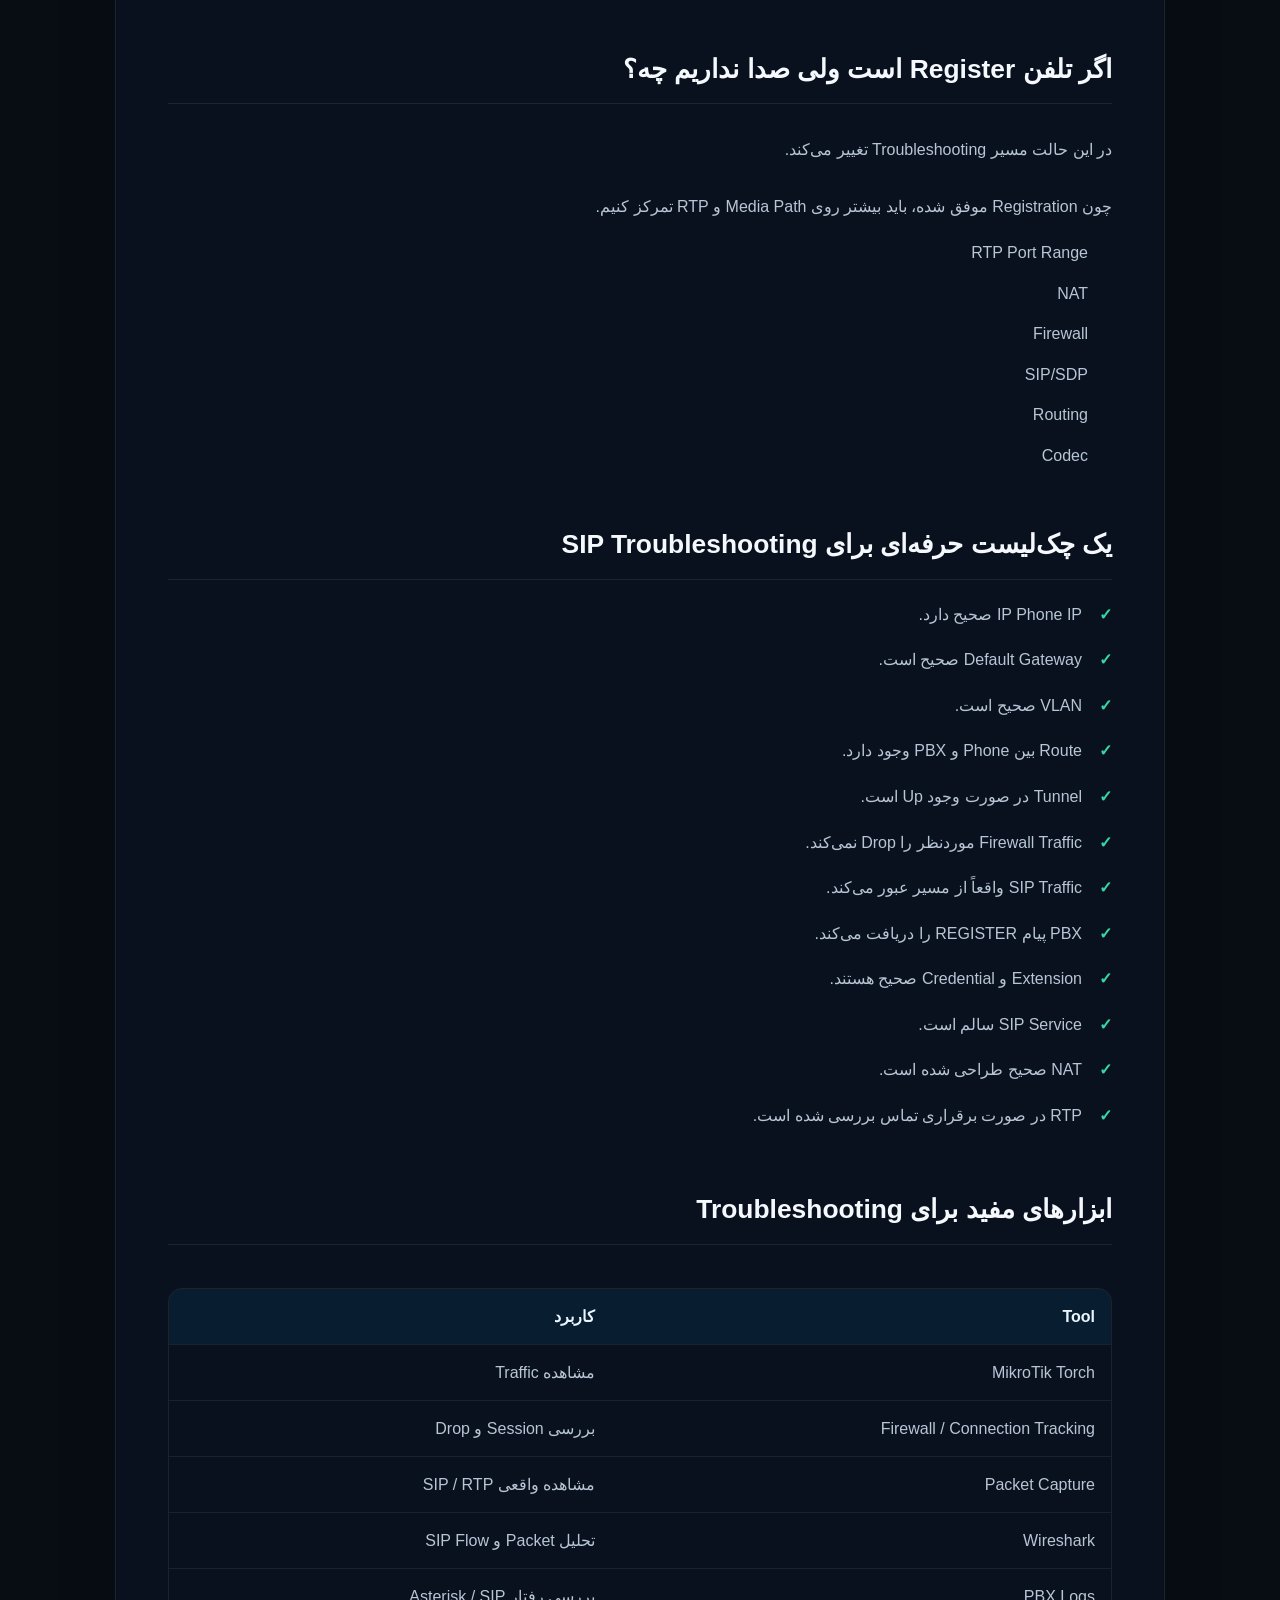
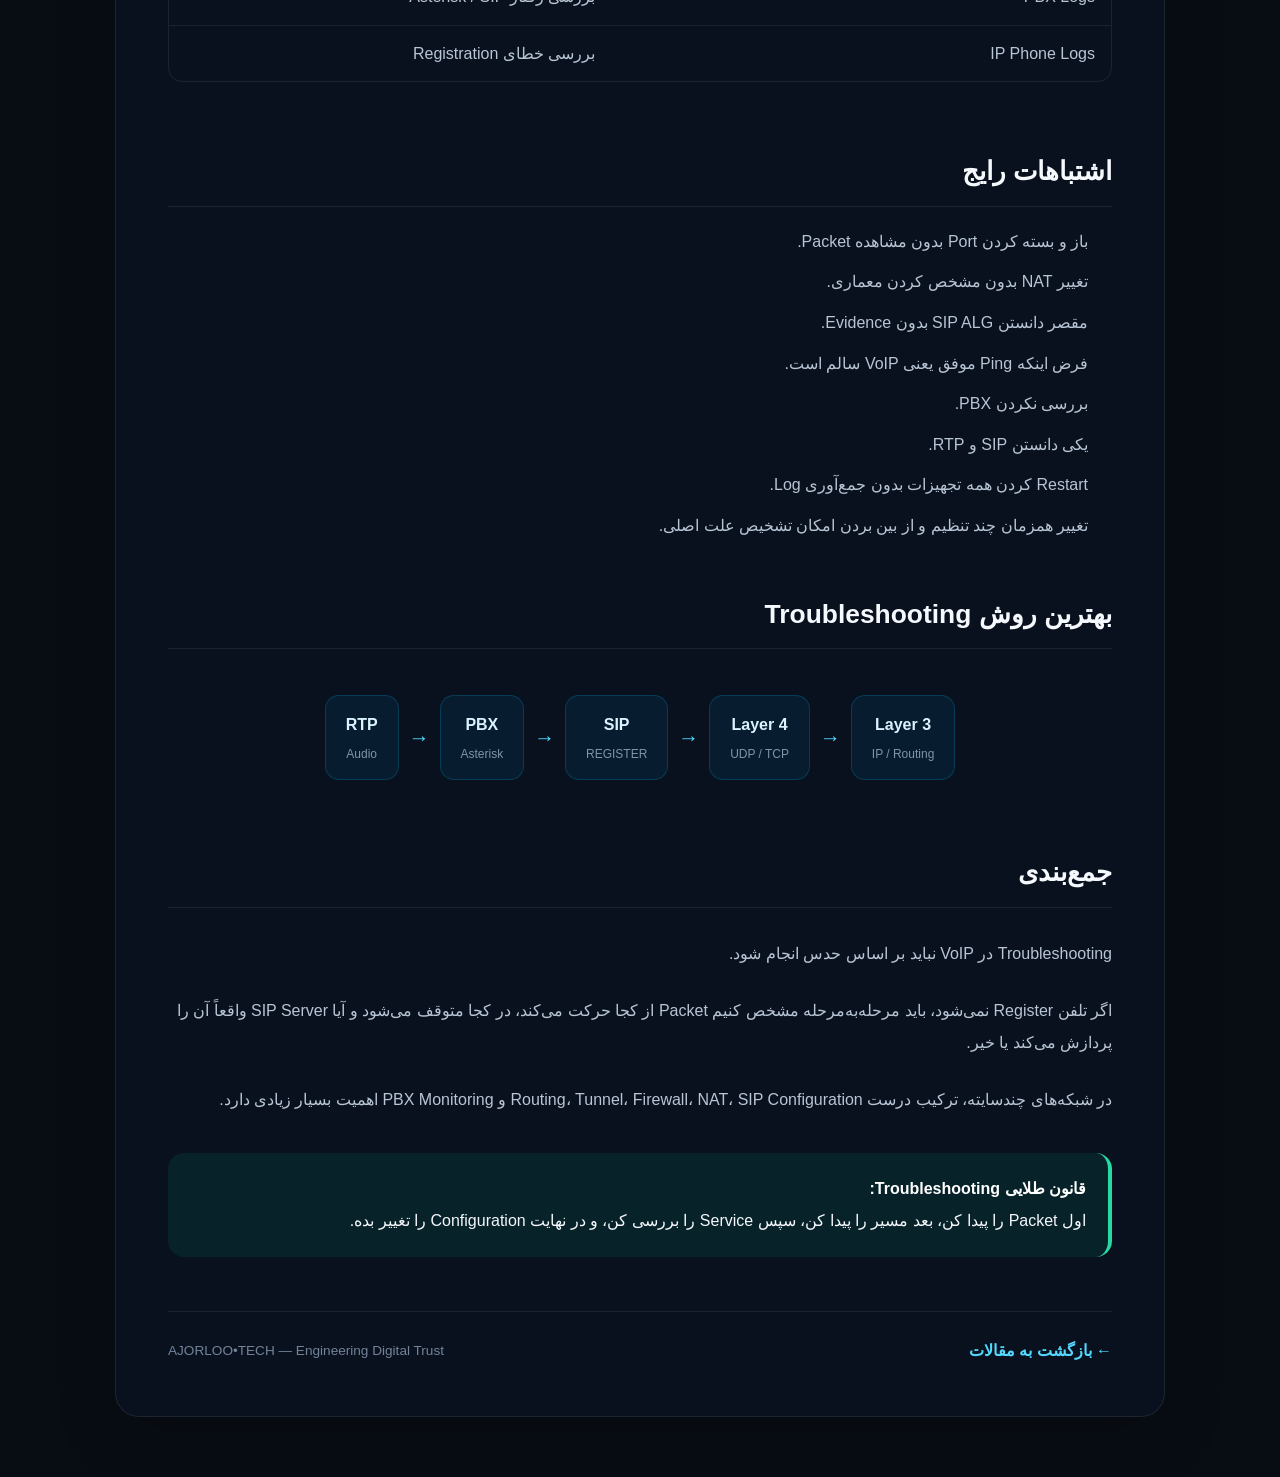
<file: sip-register.html>
<!DOCTYPE html>
<html lang="fa" dir="rtl">

<head>
  <meta charset="UTF-8" />
  <meta name="viewport" content="width=device-width, initial-scale=1.0" />

  <title>SIP Register چیست؟ راهنمای عیب‌یابی رجیستر نشدن تلفن VoIP | AJORLOO•TECH</title>

  <meta
    name="description"
    content="راهنمای کامل SIP Registration، SIP 5060، RTP، NAT، Firewall، MikroTik و Issabel/Asterisk برای عیب‌یابی رجیستر نشدن تلفن‌های VoIP."
  />

  <link rel="stylesheet" href="../styles.css" />

  <style>
    .article-page {
      min-height: 100vh;
      padding: 120px 20px 60px;
      background:
        radial-gradient(circle at 10% 10%, rgba(0, 170, 255, 0.08), transparent 30%),
        radial-gradient(circle at 90% 20%, rgba(0, 255, 200, 0.06), transparent 30%);
    }

    .article-container {
      width: min(1050px, 100%);
      margin: 0 auto;
    }

    .article-header {
      text-align: center;
      margin-bottom: 40px;
    }

    .article-category-badge {
      display: inline-flex;
      align-items: center;
      padding: 8px 16px;
      border: 1px solid rgba(0, 200, 255, 0.25);
      border-radius: 999px;
      background: rgba(0, 180, 255, 0.08);
      color: #59d8ff;
      font-size: 0.78rem;
      font-weight: 700;
      letter-spacing: 1px;
      margin-bottom: 20px;
    }

    .article-header h1 {
      font-size: clamp(2rem, 4vw, 3.4rem);
      line-height: 1.35;
      margin: 0 auto 18px;
      max-width: 900px;
    }

    .article-header p {
      max-width: 820px;
      margin: 0 auto;
      color: #9baabd;
      font-size: 1.05rem;
      line-height: 2;
    }

    .article-meta-bar {
      display: flex;
      justify-content: center;
      flex-wrap: wrap;
      gap: 12px;
      margin-top: 28px;
    }

    .article-meta-item {
      padding: 8px 14px;
      border-radius: 10px;
      background: rgba(255,255,255,0.04);
      border: 1px solid rgba(255,255,255,0.08);
      color: #b9c6d6;
      font-size: 0.85rem;
    }

    .article-content {
      background: rgba(10, 20, 35, 0.72);
      border: 1px solid rgba(255,255,255,0.08);
      border-radius: 24px;
      padding: clamp(22px, 5vw, 52px);
      box-shadow: 0 20px 60px rgba(0,0,0,0.18);
    }

    .article-content h2 {
      font-size: 1.65rem;
      margin: 42px 0 18px;
      padding-bottom: 12px;
      border-bottom: 1px solid rgba(255,255,255,0.08);
    }

    .article-content h2:first-child {
      margin-top: 0;
    }

    .article-content h3 {
      font-size: 1.2rem;
      margin: 30px 0 12px;
    }

    .article-content p {
      color: #b8c5d5;
      line-height: 2.05;
      margin: 12px 0;
    }

    .article-content ul,
    .article-content ol {
      padding-right: 24px;
      color: #b8c5d5;
      line-height: 2.1;
    }

    .article-content li {
      margin-bottom: 7px;
    }

    .highlight-box,
    .warning-box,
    .success-box,
    .danger-box {
      margin: 24px 0;
      padding: 20px 22px;
      border-radius: 16px;
      line-height: 2;
    }

    .highlight-box {
      background: rgba(0, 170, 255, 0.08);
      border-right: 4px solid #31c7ff;
    }

    .warning-box {
      background: rgba(255, 170, 0, 0.08);
      border-right: 4px solid #ffb52e;
    }

    .success-box {
      background: rgba(0, 220, 160, 0.08);
      border-right: 4px solid #27d9a2;
    }

    .danger-box {
      background: rgba(255, 70, 100, 0.07);
      border-right: 4px solid #ff5d7a;
    }

    .highlight-box strong,
    .warning-box strong,
    .success-box strong,
    .danger-box strong {
      color: #ffffff;
    }

    .comparison-table-wrapper {
      width: 100%;
      overflow-x: auto;
      margin: 25px 0;
      border-radius: 14px;
      border: 1px solid rgba(255,255,255,0.08);
    }

    .comparison-table {
      width: 100%;
      border-collapse: collapse;
      min-width: 680px;
    }

    .comparison-table th,
    .comparison-table td {
      padding: 14px 16px;
      text-align: right;
      border-bottom: 1px solid rgba(255,255,255,0.07);
    }

    .comparison-table th {
      background: rgba(0,170,255,0.08);
      color: #e8f5ff;
      font-weight: 700;
    }

    .comparison-table td {
      color: #b8c5d5;
    }

    .comparison-table tr:last-child td {
      border-bottom: none;
    }

    .code-block {
      direction: ltr;
      text-align: left;
      overflow-x: auto;
      background: #07101d;
      border: 1px solid rgba(255,255,255,0.08);
      border-radius: 14px;
      padding: 18px;
      margin: 20px 0;
      color: #c8e9ff;
      font-family: Consolas, Monaco, monospace;
      font-size: 0.9rem;
      line-height: 1.8;
      white-space: pre;
    }

    .scenario-card {
      margin: 24px 0;
      padding: 24px;
      border-radius: 18px;
      background: rgba(255,255,255,0.035);
      border: 1px solid rgba(255,255,255,0.08);
    }

    .scenario-card h3 {
      margin-top: 0;
      color: #ffffff;
    }

    .flow {
      display: flex;
      align-items: center;
      justify-content: center;
      flex-wrap: wrap;
      gap: 10px;
      margin: 28px 0;
    }

    .flow-item {
      padding: 15px 20px;
      border-radius: 14px;
      background: rgba(0,170,255,0.08);
      border: 1px solid rgba(0,200,255,0.18);
      color: #d9f4ff;
      font-weight: 600;
      text-align: center;
    }

    .flow-item small {
      display: block;
      color: #8194a9;
      font-size: 0.75rem;
      margin-top: 5px;
      font-weight: 400;
    }

    .flow-arrow {
      color: #51d8ff;
      font-size: 1.3rem;
    }

    .check-list {
      list-style: none;
      padding-right: 0 !important;
    }

    .check-list li {
      position: relative;
      padding-right: 30px;
      margin-bottom: 12px;
    }

    .check-list li::before {
      content: "✓";
      position: absolute;
      right: 0;
      top: 0;
      color: #36d8a4;
      font-weight: 800;
    }

    .article-footer {
      display: flex;
      justify-content: space-between;
      align-items: center;
      gap: 20px;
      flex-wrap: wrap;
      margin-top: 30px;
      padding-top: 25px;
      border-top: 1px solid rgba(255,255,255,0.08);
    }

    .back-link {
      display: inline-flex;
      align-items: center;
      gap: 8px;
      color: #54d8ff;
      text-decoration: none;
      font-weight: 700;
    }

    .back-link:hover {
      opacity: 0.8;
    }

    .article-brand {
      color: #738399;
      font-size: 0.85rem;
    }

    @media (max-width: 700px) {

      .article-page {
        padding: 95px 14px 40px;
      }

      .article-content {
        padding: 22px 17px;
        border-radius: 18px;
      }

      .article-header h1 {
        font-size: 1.9rem;
      }

      .article-content h2 {
        font-size: 1.4rem;
      }

      .flow {
        flex-direction: column;
      }

      .flow-arrow {
        transform: rotate(90deg);
      }
    }
  </style>
</head>


<body>

  <main class="article-page">

    <div class="article-container">

      <header class="article-header">

        <div class="article-category-badge">
          VOIP / SIP / NETWORK
        </div>

        <h1>
          SIP Register چیست؟
          راهنمای کامل عیب‌یابی رجیستر نشدن تلفن VoIP
        </h1>

        <p>
          از SIP و REGISTER گرفته تا UDP 5060، NAT، Firewall،
          RTP، MikroTik و Issabel/Asterisk؛
          یک راهنمای عملی برای پیدا کردن علت واقعی
          رجیستر نشدن تلفن‌های VoIP.
        </p>

        <div class="article-meta-bar">

          <span class="article-meta-item">
            Intermediate / Advanced
          </span>

          <span class="article-meta-item">
            حدود 14 دقیقه مطالعه
          </span>

          <span class="article-meta-item">
            VoIP
          </span>

          <span class="article-meta-item">
            SIP
          </span>

          <span class="article-meta-item">
            MikroTik
          </span>

        </div>

      </header>


      <article class="article-content">


        <h2>
          SIP Register چیست؟
        </h2>

        <p>
          در شبکه‌های VoIP، تلفن یا Softphone باید خودش را به SIP Server
          معرفی کند تا سرور بداند این Extension در حال حاضر از چه
          IP و Portای قابل دسترسی است.
        </p>

        <p>
          این فرآیند معمولاً با پیام
          <strong>SIP REGISTER</strong>
          انجام می‌شود.
        </p>

        <div class="flow">

          <div class="flow-item">
            IP Phone
            <small>Extension 101</small>
          </div>

          <div class="flow-arrow">
            →
          </div>

          <div class="flow-item">
            REGISTER
            <small>SIP</small>
          </div>

          <div class="flow-arrow">
            →
          </div>

          <div class="flow-item">
            SIP Server
            <small>Issabel / Asterisk</small>
          </div>

        </div>


        <h2>
          پورت SIP چیست؟
        </h2>

        <p>
          در بسیاری از پیاده‌سازی‌ها SIP از UDP روی پورت
          <strong>5060</strong>
          استفاده می‌کند.
        </p>

        <p>
          البته SIP می‌تواند روی Transportهای دیگر و Portهای متفاوت نیز
          پیکربندی شود؛ بنابراین نباید صرفاً بر اساس عدد 5060 نتیجه‌گیری کرد.
        </p>

        <div class="comparison-table-wrapper">

          <table class="comparison-table">

            <thead>

              <tr>
                <th>
                  Component
                </th>

                <th>
                  کاربرد
                </th>

                <th>
                  نمونه
                </th>
              </tr>

            </thead>

            <tbody>

              <tr>
                <td>
                  SIP
                </td>

                <td>
                  Signaling
                </td>

                <td>
                  REGISTER / INVITE / BYE
                </td>
              </tr>

              <tr>
                <td>
                  RTP
                </td>

                <td>
                  انتقال صدا
                </td>

                <td>
                  Audio Stream
                </td>
              </tr>

              <tr>
                <td>
                  UDP 5060
                </td>

                <td>
                  SIP Signaling در یک پیاده‌سازی رایج
                </td>

                <td>
                  REGISTER
                </td>
              </tr>

            </tbody>

          </table>

        </div>


        <h2>
          نکته مهم: SIP با RTP یکی نیست
        </h2>

        <p>
          یکی از اشتباهات رایج هنگام Troubleshooting این است که
          SIP و RTP را یک چیز در نظر بگیریم.
        </p>

        <p>
          SIP برای Signaling استفاده می‌شود؛ یعنی مشخص می‌کند
          تماس چگونه ایجاد، مدیریت و پایان داده شود.
        </p>

        <p>
          RTP معمولاً برای انتقال Media مانند صدای تماس استفاده می‌شود.
        </p>

        <div class="highlight-box">

          <strong>
            بنابراین:
          </strong>

          <br />

          ممکن است تلفن کاملاً Registered باشد،
          اما تماس بدون صدا باشد؛ در این حالت باید RTP،
          NAT و Firewall را بررسی کرد.

        </div>


        <h2>
          فرآیند SIP Registration چگونه انجام می‌شود؟
        </h2>

        <div class="scenario-card">

          <h3>
            یک سناریوی ساده
          </h3>

          <div class="code-block">IP Phone
   │
   │ SIP REGISTER
   ▼
Network / Router
   │
   │ UDP
   ▼
SIP Server
   │
   ├── Authentication
   │
   └── Registration
         │
         ▼
      Extension Online</div>

        </div>


        <h2>
          اگر تلفن Register نشد، از کجا شروع کنیم؟
        </h2>

        <p>
          بهترین روش این است که مرحله‌به‌مرحله حرکت کنیم و مشخص کنیم
          مشکل در کدام Layer قرار دارد.
        </p>

        <ol>

          <li>
            بررسی IP و Connectivity
          </li>

          <li>
            بررسی Routing
          </li>

          <li>
            بررسی Firewall
          </li>

          <li>
            بررسی SIP Traffic
          </li>

          <li>
            بررسی NAT
          </li>

          <li>
            بررسی SIP Server
          </li>

          <li>
            بررسی Credential و Extension
          </li>

          <li>
            بررسی RTP در صورت برقراری Registration
          </li>

        </ol>


        <h2>
          مرحله اول: بررسی IP
        </h2>

        <p>
          ابتدا مطمئن شوید تلفن IP معتبر دارد و Gateway صحیح دریافت کرده است.
        </p>

        <div class="code-block">IP Address
Subnet Mask
Default Gateway
DNS
VLAN</div>

        <p>
          اگر تلفن حتی Gateway مناسب نداشته باشد،
          بررسی SIP در مراحل بعدی معنی چندانی نخواهد داشت.
        </p>


        <h2>
          مرحله دوم: بررسی Routing
        </h2>

        <p>
          در شبکه‌های چندسایته، ممکن است تلفن در یک شعبه و
          SIP Server در Site دیگری قرار داشته باشد.
        </p>

        <div class="flow">

          <div class="flow-item">
            Branch
            <small>IP Phone</small>
          </div>

          <div class="flow-arrow">
            →
          </div>

          <div class="flow-item">
            Router
            <small>MikroTik</small>
          </div>

          <div class="flow-arrow">
            →
          </div>

          <div class="flow-item">
            Tunnel
            <small>IPIP / VPN</small>
          </div>

          <div class="flow-arrow">
            →
          </div>

          <div class="flow-item">
            PBX
            <small>Issabel</small>
          </div>

        </div>

        <p>
          در این شرایط باید مطمئن شوید Route بین دو Network وجود دارد
          و Traffic در مسیر Drop نمی‌شود.
        </p>


        <h2>
          مرحله سوم: بررسی MikroTik
        </h2>

        <p>
          اگر MikroTik در مسیر قرار دارد، موارد زیر اهمیت زیادی دارند:
        </p>

        <ul class="check-list">

          <li>
            IP Address
          </li>

          <li>
            Routing Table
          </li>

          <li>
            Firewall Filter
          </li>

          <li>
            NAT Rules
          </li>

          <li>
            Connection Tracking
          </li>

          <li>
            وضعیت Tunnel
          </li>

          <li>
            SIP-related configuration
          </li>

        </ul>


        <h2>
          Torch؛ یکی از ابزارهای مفید MikroTik
        </h2>

        <p>
          Torch می‌تواند برای مشاهده Traffic عبوری از Interface
          بسیار مفید باشد.
        </p>

        <div class="code-block">IP Protocol
Src. Address
Dst. Address
Port
Packets
Bytes</div>

        <p>
          اگر انتظار دارید SIP Traffic از یک Interface عبور کند،
          می‌توانید بررسی کنید که آیا واقعاً Packetها در حال عبور هستند یا خیر.
        </p>


        <h2>
          آیا باز بودن Port به معنی سالم بودن SIP است؟
        </h2>

        <p>
          خیر.
        </p>

        <p>
          این یکی از مهم‌ترین نکات Troubleshooting است.
        </p>

        <div class="danger-box">

          <strong>
            Packet Flow ≠ Successful SIP Registration
          </strong>

          <br />

          ممکن است Packet به PBX برسد، اما Registration به دلیل
          Authentication، Configuration، State داخلی Asterisk،
          NAT یا سایر عوامل موفق نشود.

        </div>


        <h2>
          بررسی SIP با Packet Capture
        </h2>

        <p>
          اگر امکان Capture وجود داشته باشد، یکی از بهترین روش‌ها
          مشاهده مستقیم SIP Messageها است.
        </p>

        <div class="code-block">REGISTER
      ↓
401 Unauthorized
      ↓
REGISTER + Authorization
      ↓
200 OK</div>

        <p>
          این Flow یک نمونه رایج از Authentication در SIP است.
          جزئیات دقیق بسته به پیاده‌سازی و تنظیمات متفاوت است.
        </p>


        <h2>
          معنی برخی Response Codeهای SIP
        </h2>

        <div class="comparison-table-wrapper">

          <table class="comparison-table">

            <thead>

              <tr>
                <th>
                  Code
                </th>

                <th>
                  مفهوم کلی
                </th>

                <th>
                  مسیر بررسی
                </th>
              </tr>

            </thead>

            <tbody>

              <tr>
                <td>
                  200 OK
                </td>

                <td>
                  درخواست موفق
                </td>

                <td>
                  Registration معمولاً موفق شده است
                </td>
              </tr>

              <tr>
                <td>
                  401
                </td>

                <td>
                  Authentication Required
                </td>

                <td>
                  Credential / Digest Authentication
                </td>
              </tr>

              <tr>
                <td>
                  403
                </td>

                <td>
                  Forbidden
                </td>

                <td>
                  بررسی User / Policy / Authentication
                </td>
              </tr>

              <tr>
                <td>
                  404
                </td>

                <td>
                  Not Found
                </td>

                <td>
                  بررسی Extension / Domain / Request
                </td>
              </tr>

              <tr>
                <td>
                  408
                </td>

                <td>
                  Request Timeout
                </td>

                <td>
                  Network / Routing / Firewall
                </td>
              </tr>

            </tbody>

          </table>

        </div>


        <h2>
          NAT و SIP
        </h2>

        <p>
          NAT یکی از معروف‌ترین منابع مشکل در VoIP است.
        </p>

        <p>
          SIP در پیام‌های خود اطلاعاتی درباره Endpointها دارد
          و NAT می‌تواند باعث شود IP یا Port قابل استفاده
          با چیزی که واقعاً در شبکه وجود دارد متفاوت شود.
        </p>

        <div class="warning-box">

          <strong>
            نکته:
          </strong>

          <br />

          قبل از اعمال تغییرات تصادفی روی NAT یا SIP ALG،
          ابتدا مسیر واقعی Packetها و نوع مشکل را مشخص کنید.

        </div>


        <h2>
          SIP ALG چیست؟
        </h2>

        <p>
          SIP ALG مکانیزمی است که برخی Routerها برای پردازش یا
          اصلاح SIP Traffic پشت NAT ارائه می‌کنند.
        </p>

        <p>
          در بعضی محیط‌ها SIP ALG می‌تواند مفید باشد و در بعضی
          سناریوها باعث رفتارهای غیرمنتظره شود.
        </p>

        <p>
          بنابراین فعال یا غیرفعال بودن آن باید بر اساس معماری
          و رفتار واقعی شبکه بررسی شود، نه صرفاً به‌عنوان یک
          دستورالعمل عمومی.
        </p>


        <h2>
          Issabel و Asterisk
        </h2>

        <p>
          Issabel یکی از Platformهایی است که می‌تواند برای راه‌اندازی
          سیستم تلفنی IP استفاده شود و از Asterisk به‌عنوان موتور
          اصلی Telephony بهره می‌برد.
        </p>

        <p>
          اگر Packet به PBX می‌رسد اما تلفن Register نمی‌شود،
          باید وضعیت داخلی SIP Service و Configuration مربوط به
          Extension نیز بررسی شود.
        </p>


        <h2>
          Restart کردن سرویس چه زمانی مفید است؟
        </h2>

        <p>
          در محیط واقعی ممکن است سرویس Telephony یا یکی از Componentهای
          آن در وضعیت غیرعادی قرار گرفته باشد.
        </p>

        <p>
          Restart کردن Service می‌تواند در بعضی شرایط مشکل را برطرف کند،
          اما نباید اولین یا تنها روش Troubleshooting باشد.
        </p>

        <div class="highlight-box">

          <strong>
            رویکرد حرفه‌ای:
          </strong>

          <br />

          ابتدا Evidence جمع کن → مشکل را Isolate کن →
          سپس در صورت نیاز Service را Restart کن →
          بعد نتیجه را دوباره Validate کن.

        </div>


        <h2>
          یک Case Study واقعی از Troubleshooting
        </h2>

        <p>
          یکی از سناریوهای رایج در شبکه‌های چندسایته این است که
          تلفن‌های یک شعبه ناگهان Register نمی‌شوند، در حالی که
          Network Connectivity ظاهراً سالم است.
        </p>

        <div class="scenario-card">

          <h3>
            مرحله 1 — بررسی Tunnel
          </h3>

          <p>
            ابتدا وضعیت ارتباط بین دو Site بررسی می‌شود.
          </p>

          <div class="code-block">Branch
   │
   ▼
MikroTik
   │
   ▼
Tunnel
   │
   ▼
Data Center</div>

        </div>


        <div class="scenario-card">

          <h3>
            مرحله 2 — بررسی SIP Traffic
          </h3>

          <p>
            با بررسی Traffic مشخص می‌شود که SIP Packetها
            از مسیر موردنظر عبور می‌کنند.
          </p>

          <div class="code-block">Phone
  │
  └── REGISTER
          │
          ▼
       Tunnel
          │
          ▼
        PBX</div>

        </div>


        <div class="scenario-card">

          <h3>
            مرحله 3 — بررسی Firewall و Connection Tracking
          </h3>

          <p>
            Connectionها و Ruleهای Firewall بررسی می‌شوند تا مشخص شود
            Traffic در مسیر Drop نمی‌شود.
          </p>

        </div>


        <div class="scenario-card">

          <h3>
            مرحله 4 — بررسی PBX
          </h3>

          <p>
            در این مرحله مشخص می‌شود که Packet به سمت PBX می‌رسد،
            اما وضعیت Registration همچنان صحیح نیست.
          </p>

          <p>
            بنابراین تمرکز Troubleshooting از Network به
            SIP Service و وضعیت داخلی PBX منتقل می‌شود.
          </p>

        </div>


        <div class="scenario-card">

          <h3>
            مرحله 5 — Recovery
          </h3>

          <p>
            پس از بررسی وضعیت سرویس Telephony و اعمال اقدام مناسب،
            Registration مجدداً برقرار می‌شود.
          </p>

          <div class="success-box">

            <strong>
              نتیجه مهم:
            </strong>

            <br />

            اینکه Packet به مقصد برسد، الزاماً به معنی سالم بودن
            SIP Registration نیست.

          </div>

        </div>


        <h2>
          اگر تلفن Register است ولی صدا نداریم چه؟
        </h2>

        <p>
          در این حالت مسیر Troubleshooting تغییر می‌کند.
        </p>

        <p>
          چون Registration موفق شده، باید بیشتر روی Media Path
          و RTP تمرکز کنیم.
        </p>

        <ul>

          <li>
            RTP Port Range
          </li>

          <li>
            NAT
          </li>

          <li>
            Firewall
          </li>

          <li>
            SIP/SDP
          </li>

          <li>
            Routing
          </li>

          <li>
            Codec
          </li>

        </ul>


        <h2>
          یک چک‌لیست حرفه‌ای برای SIP Troubleshooting
        </h2>

        <ul class="check-list">

          <li>
            IP Phone IP صحیح دارد.
          </li>

          <li>
            Default Gateway صحیح است.
          </li>

          <li>
            VLAN صحیح است.
          </li>

          <li>
            Route بین Phone و PBX وجود دارد.
          </li>

          <li>
            Tunnel در صورت وجود Up است.
          </li>

          <li>
            Firewall Traffic موردنظر را Drop نمی‌کند.
          </li>

          <li>
            SIP Traffic واقعاً از مسیر عبور می‌کند.
          </li>

          <li>
            PBX پیام REGISTER را دریافت می‌کند.
          </li>

          <li>
            Extension و Credential صحیح هستند.
          </li>

          <li>
            SIP Service سالم است.
          </li>

          <li>
            NAT صحیح طراحی شده است.
          </li>

          <li>
            RTP در صورت برقراری تماس بررسی شده است.
          </li>

        </ul>


        <h2>
          ابزارهای مفید برای Troubleshooting
        </h2>

        <div class="comparison-table-wrapper">

          <table class="comparison-table">

            <thead>

              <tr>
                <th>
                  Tool
                </th>

                <th>
                  کاربرد
                </th>
              </tr>

            </thead>

            <tbody>

              <tr>
                <td>
                  MikroTik Torch
                </td>

                <td>
                  مشاهده Traffic
                </td>
              </tr>

              <tr>
                <td>
                  Firewall / Connection Tracking
                </td>

                <td>
                  بررسی Session و Drop
                </td>
              </tr>

              <tr>
                <td>
                  Packet Capture
                </td>

                <td>
                  مشاهده واقعی SIP / RTP
                </td>
              </tr>

              <tr>
                <td>
                  Wireshark
                </td>

                <td>
                  تحلیل Packet و SIP Flow
                </td>
              </tr>

              <tr>
                <td>
                  PBX Logs
                </td>

                <td>
                  بررسی رفتار Asterisk / SIP
                </td>
              </tr>

              <tr>
                <td>
                  IP Phone Logs
                </td>

                <td>
                  بررسی خطای Registration
                </td>
              </tr>

            </tbody>

          </table>

        </div>


        <h2>
          اشتباهات رایج
        </h2>

        <ul>

          <li>
            باز و بسته کردن Port بدون مشاهده Packet.
          </li>

          <li>
            تغییر NAT بدون مشخص کردن معماری.
          </li>

          <li>
            مقصر دانستن SIP ALG بدون Evidence.
          </li>

          <li>
            فرض اینکه Ping موفق یعنی VoIP سالم است.
          </li>

          <li>
            بررسی نکردن PBX.
          </li>

          <li>
            یکی دانستن SIP و RTP.
          </li>

          <li>
            Restart کردن همه تجهیزات بدون جمع‌آوری Log.
          </li>

          <li>
            تغییر همزمان چند تنظیم و از بین بردن امکان تشخیص علت اصلی.
          </li>

        </ul>


        <h2>
          بهترین روش Troubleshooting
        </h2>

        <div class="flow">

          <div class="flow-item">
            Layer 3
            <small>IP / Routing</small>
          </div>

          <div class="flow-arrow">
            →
          </div>

          <div class="flow-item">
            Layer 4
            <small>UDP / TCP</small>
          </div>

          <div class="flow-arrow">
            →
          </div>

          <div class="flow-item">
            SIP
            <small>REGISTER</small>
          </div>

          <div class="flow-arrow">
            →
          </div>

          <div class="flow-item">
            PBX
            <small>Asterisk</small>
          </div>

          <div class="flow-arrow">
            →
          </div>

          <div class="flow-item">
            RTP
            <small>Audio</small>
          </div>

        </div>


        <h2>
          جمع‌بندی
        </h2>

        <p>
          Troubleshooting در VoIP نباید بر اساس حدس انجام شود.
        </p>

        <p>
          اگر تلفن Register نمی‌شود، باید مرحله‌به‌مرحله مشخص کنیم
          Packet از کجا حرکت می‌کند، در کجا متوقف می‌شود و آیا
          SIP Server واقعاً آن را پردازش می‌کند یا خیر.
        </p>

        <p>
          در شبکه‌های چندسایته، ترکیب درست Routing، Tunnel،
          Firewall، NAT، SIP Configuration و PBX Monitoring
          اهمیت بسیار زیادی دارد.
        </p>

        <div class="success-box">

          <strong>
            قانون طلایی Troubleshooting:
          </strong>

          <br />

          اول Packet را پیدا کن،
          بعد مسیر را پیدا کن،
          سپس Service را بررسی کن،
          و در نهایت Configuration را تغییر بده.

        </div>


        <footer class="article-footer">

          <a
            href="../index.html#articles"
            class="back-link"
          >
            ← بازگشت به مقالات
          </a>

          <span class="article-brand">
            AJORLOO•TECH — Engineering Digital Trust
          </span>

        </footer>

      </article>

    </div>

  </main>

</body>

</html>
</file>
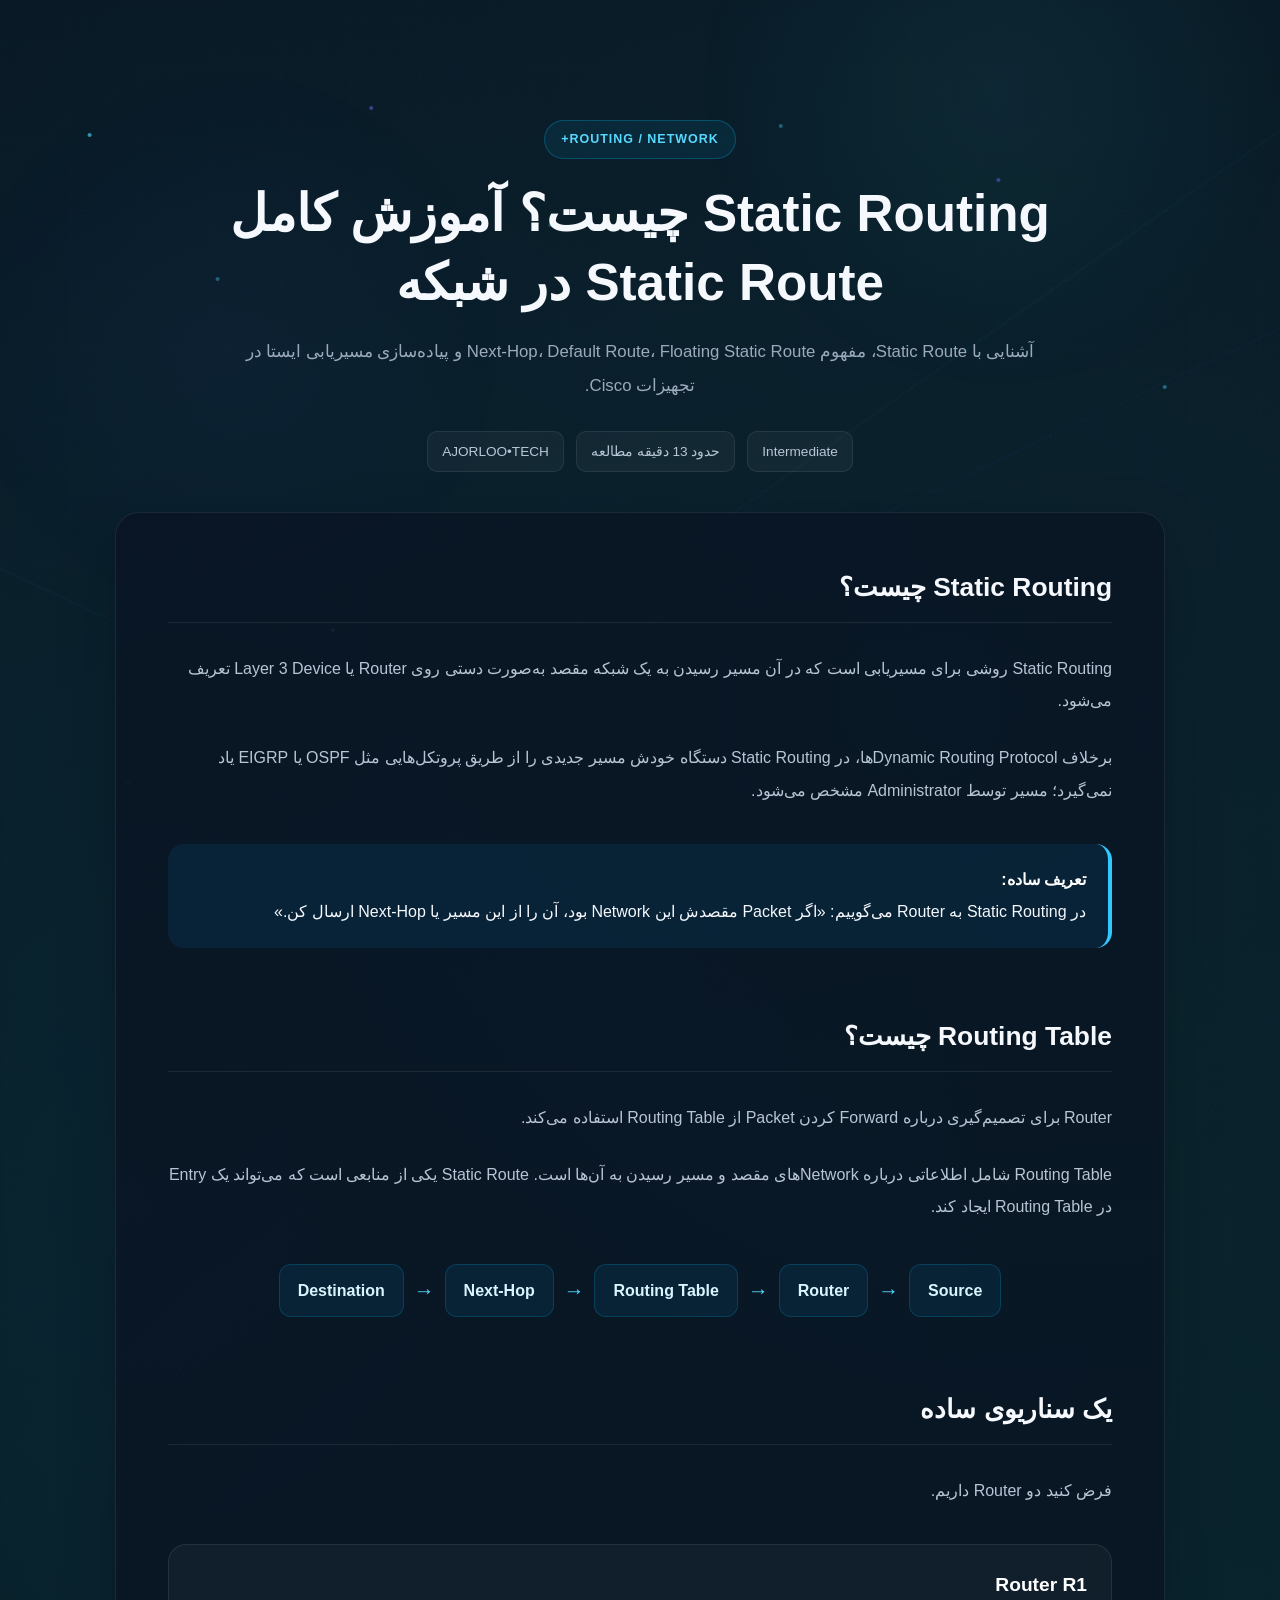
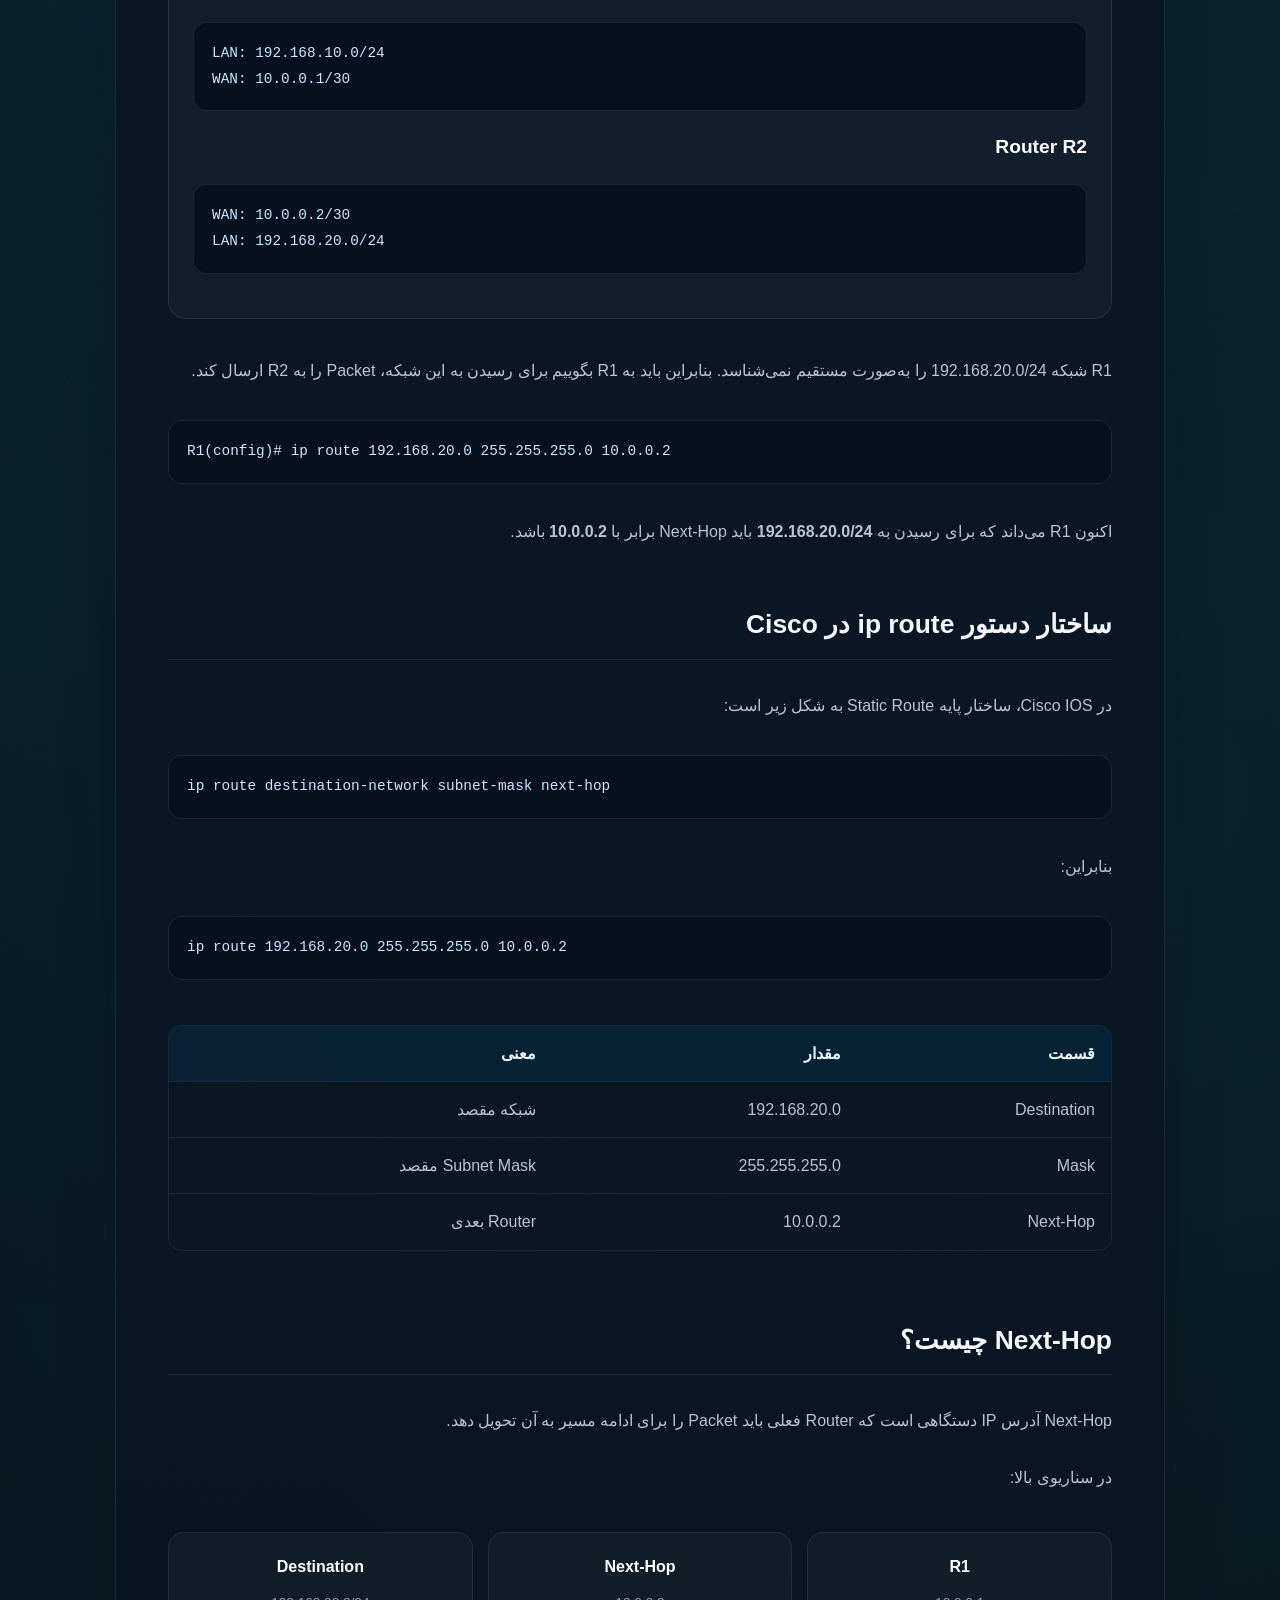
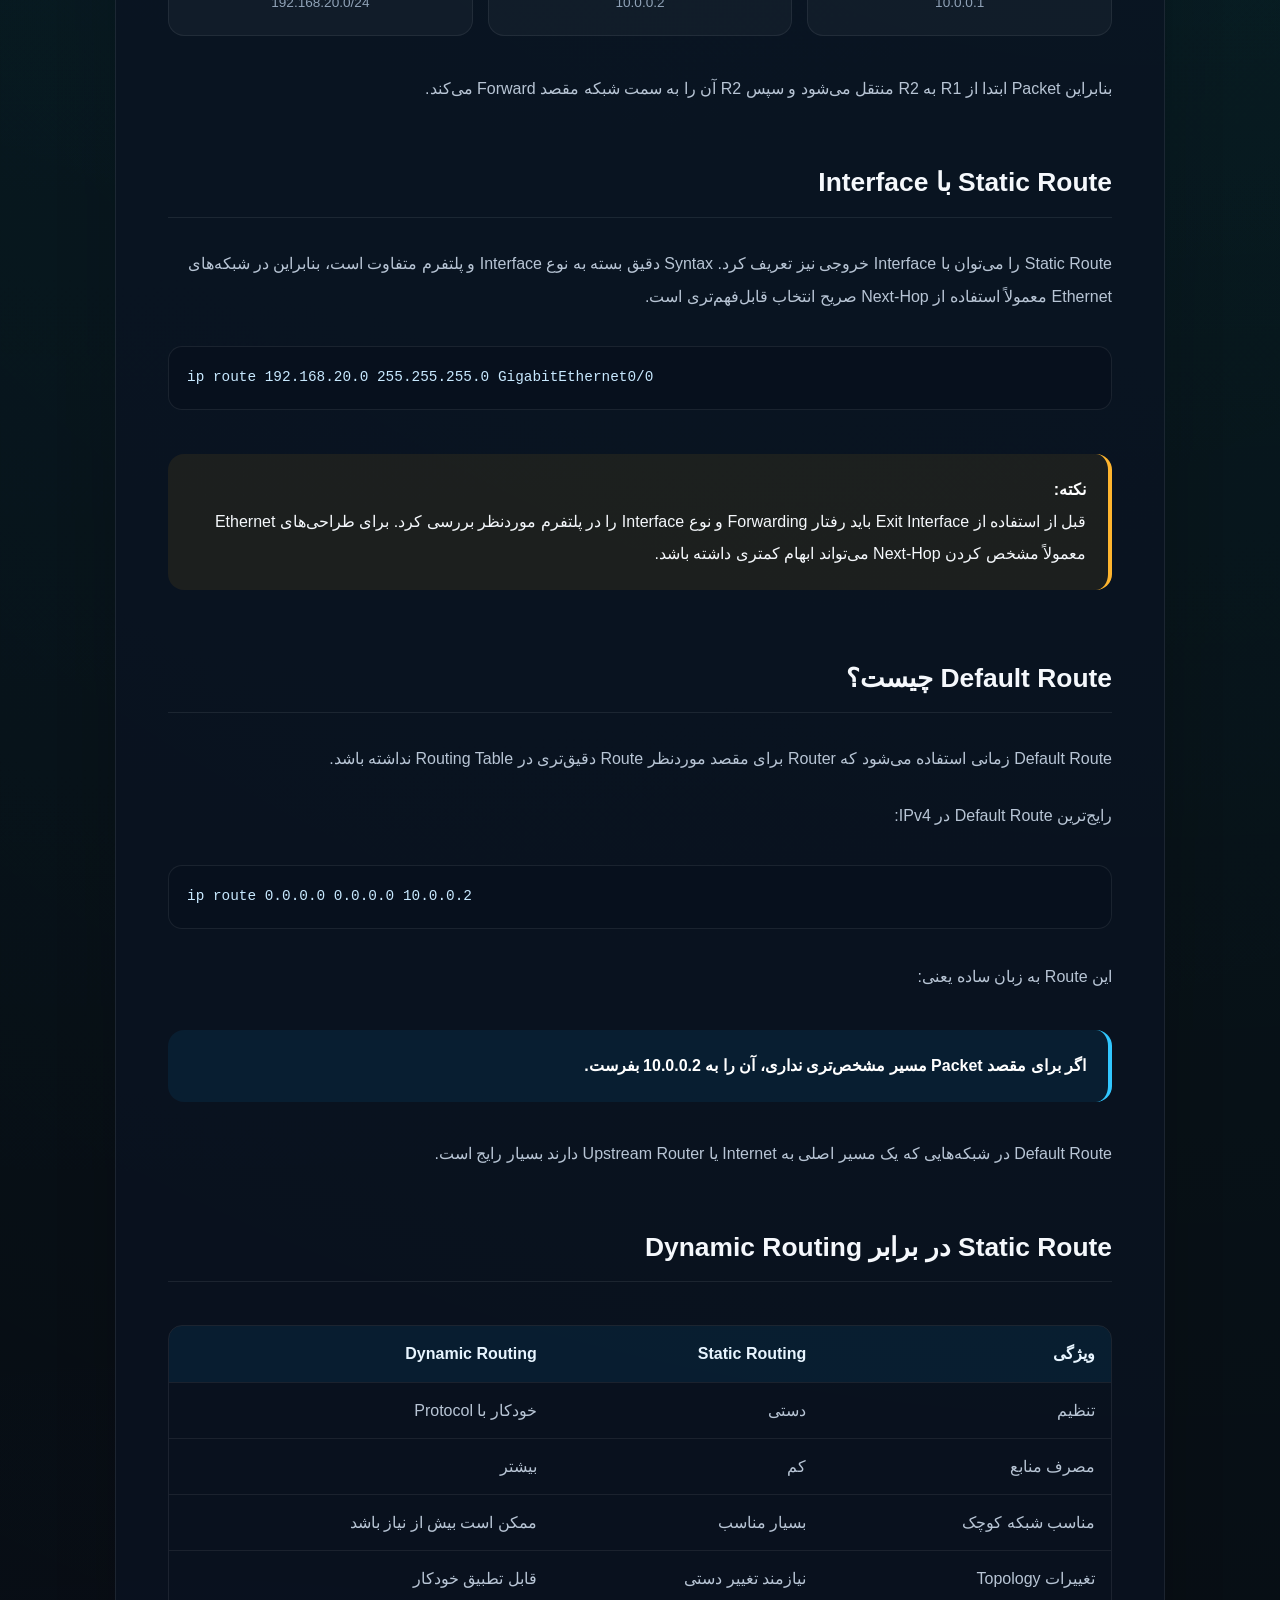
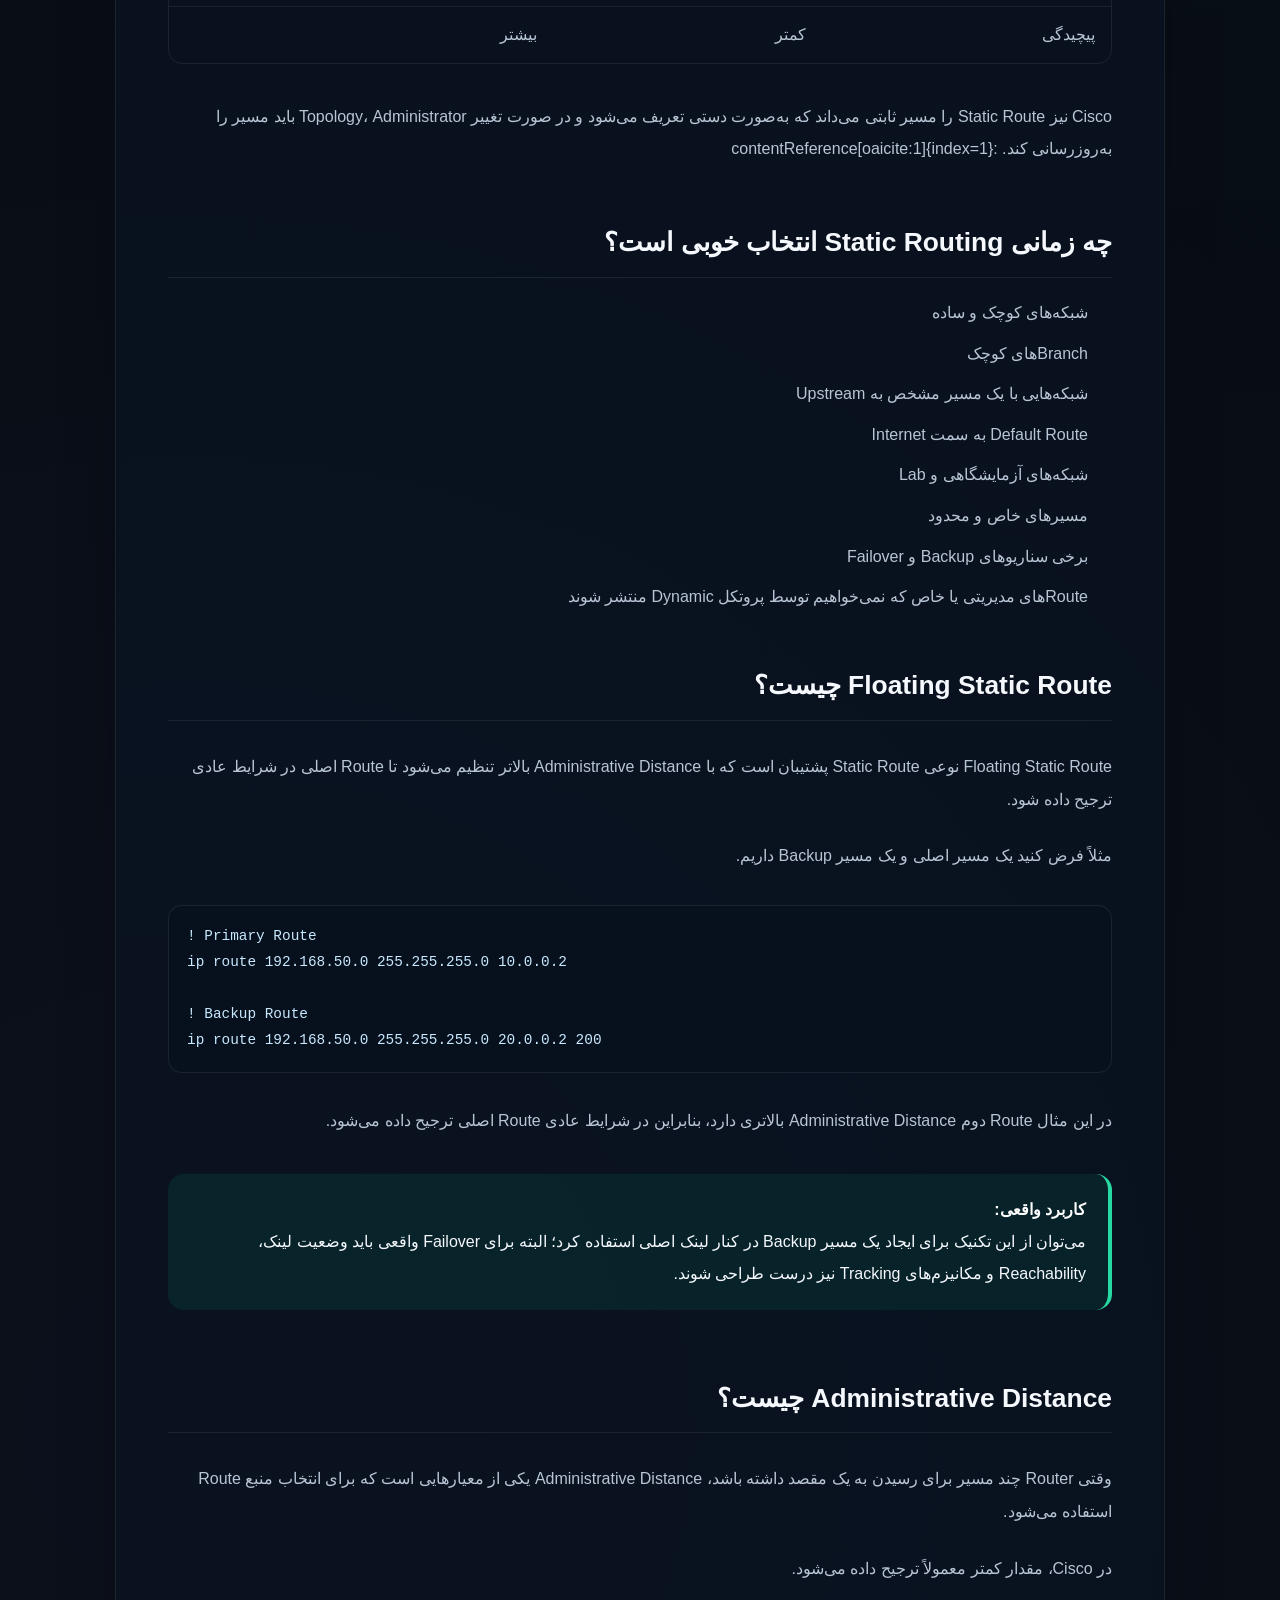
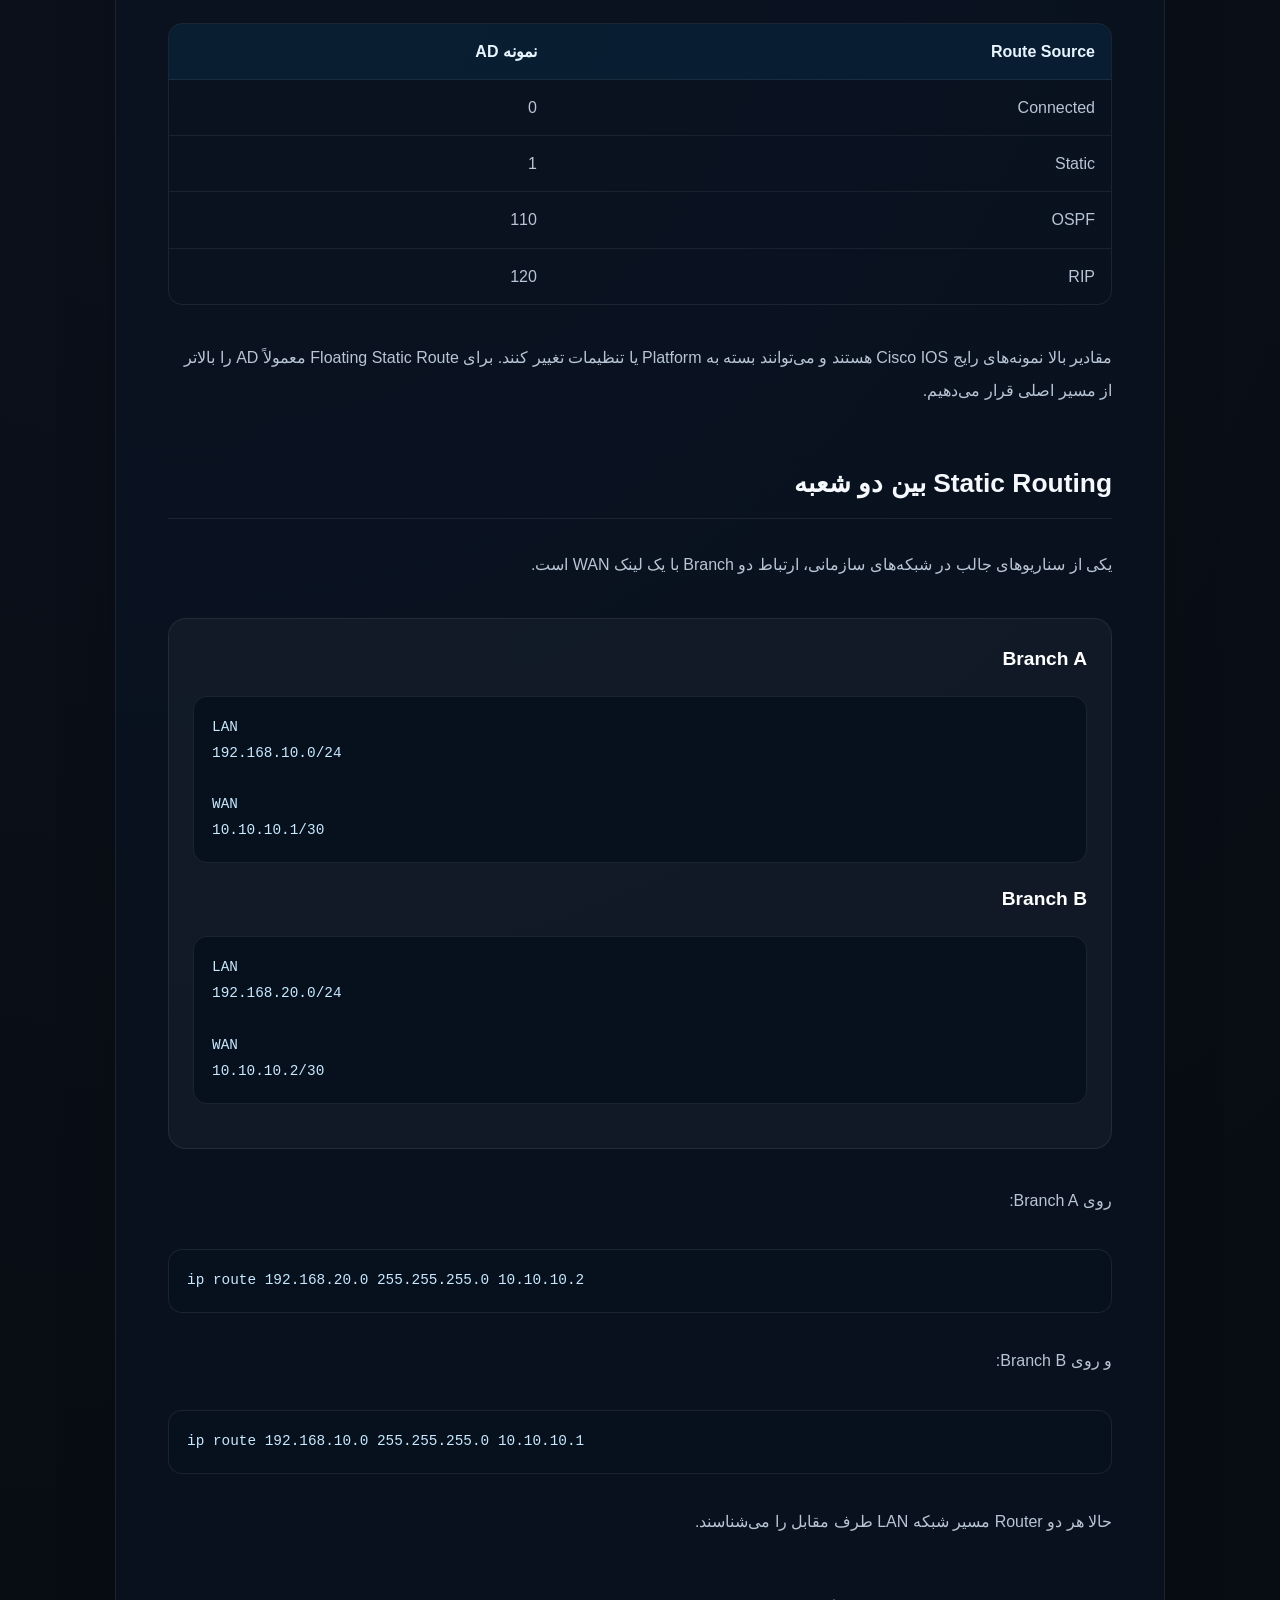
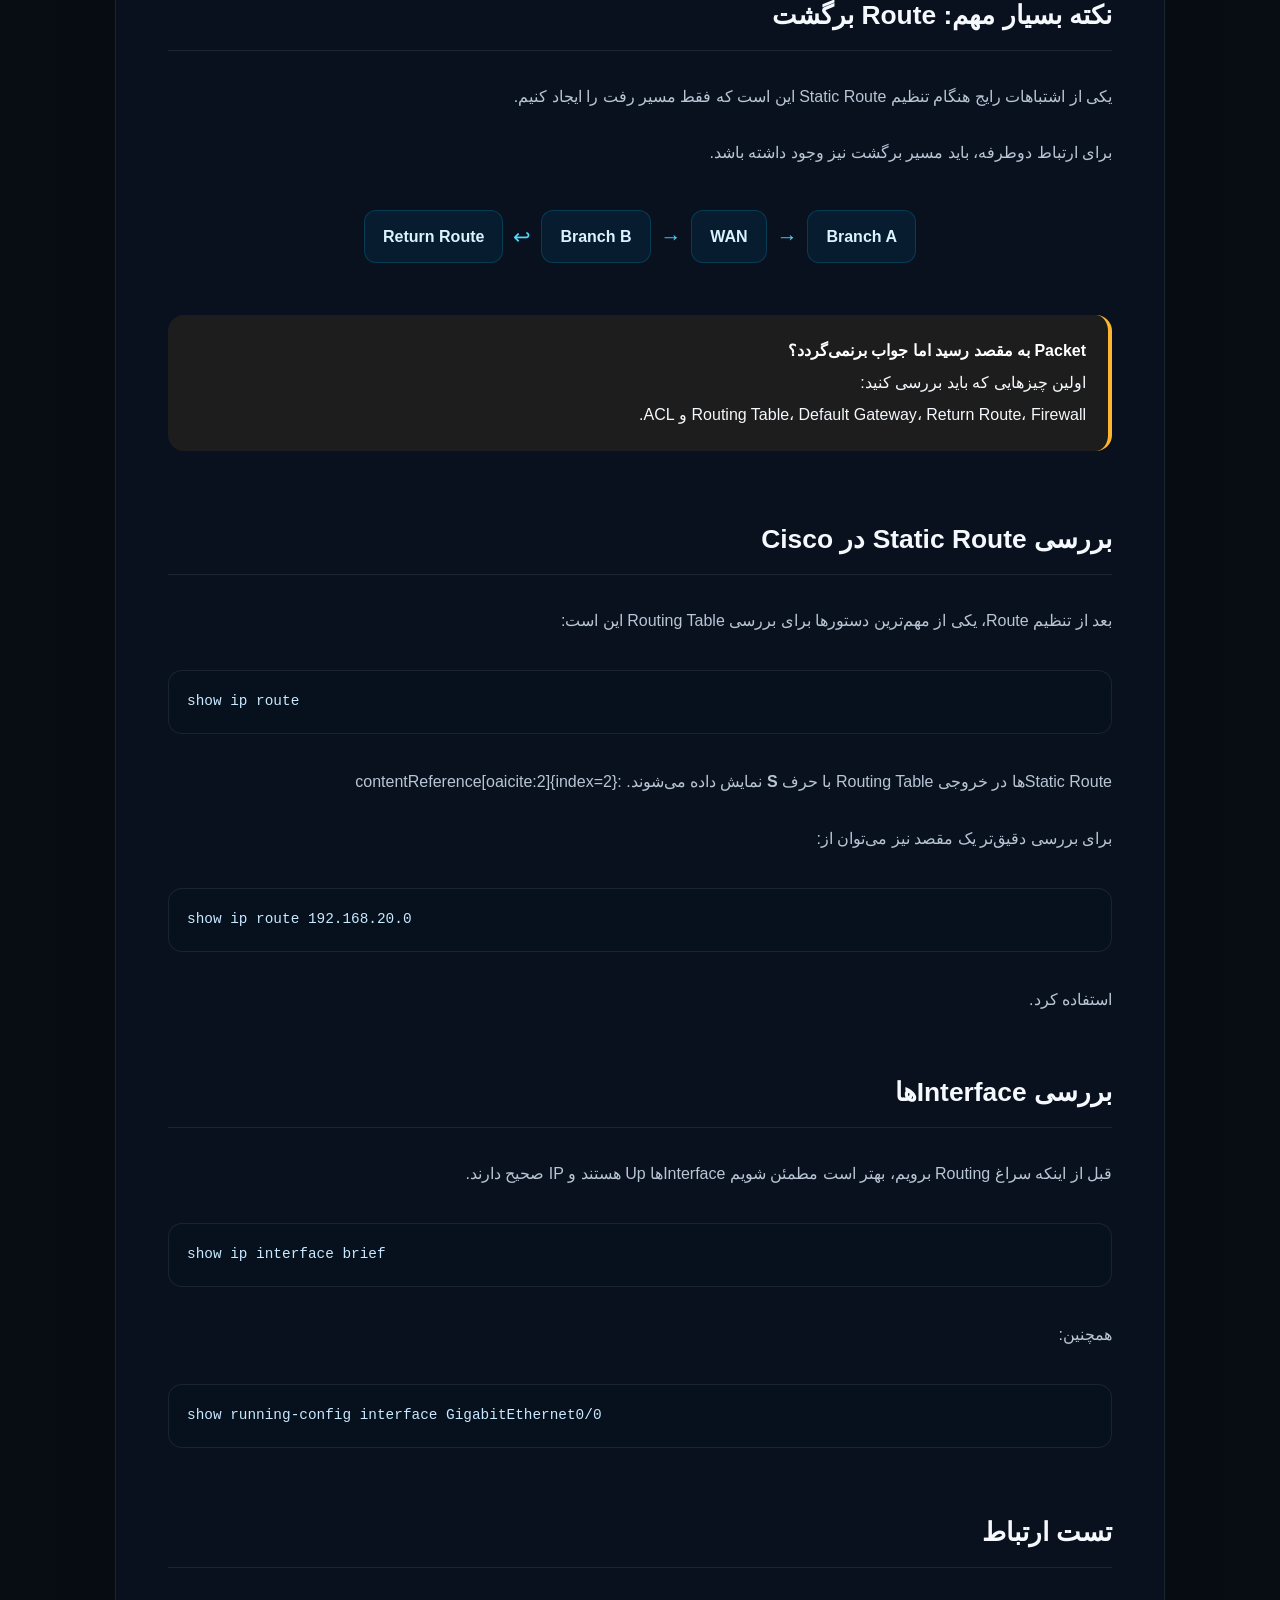
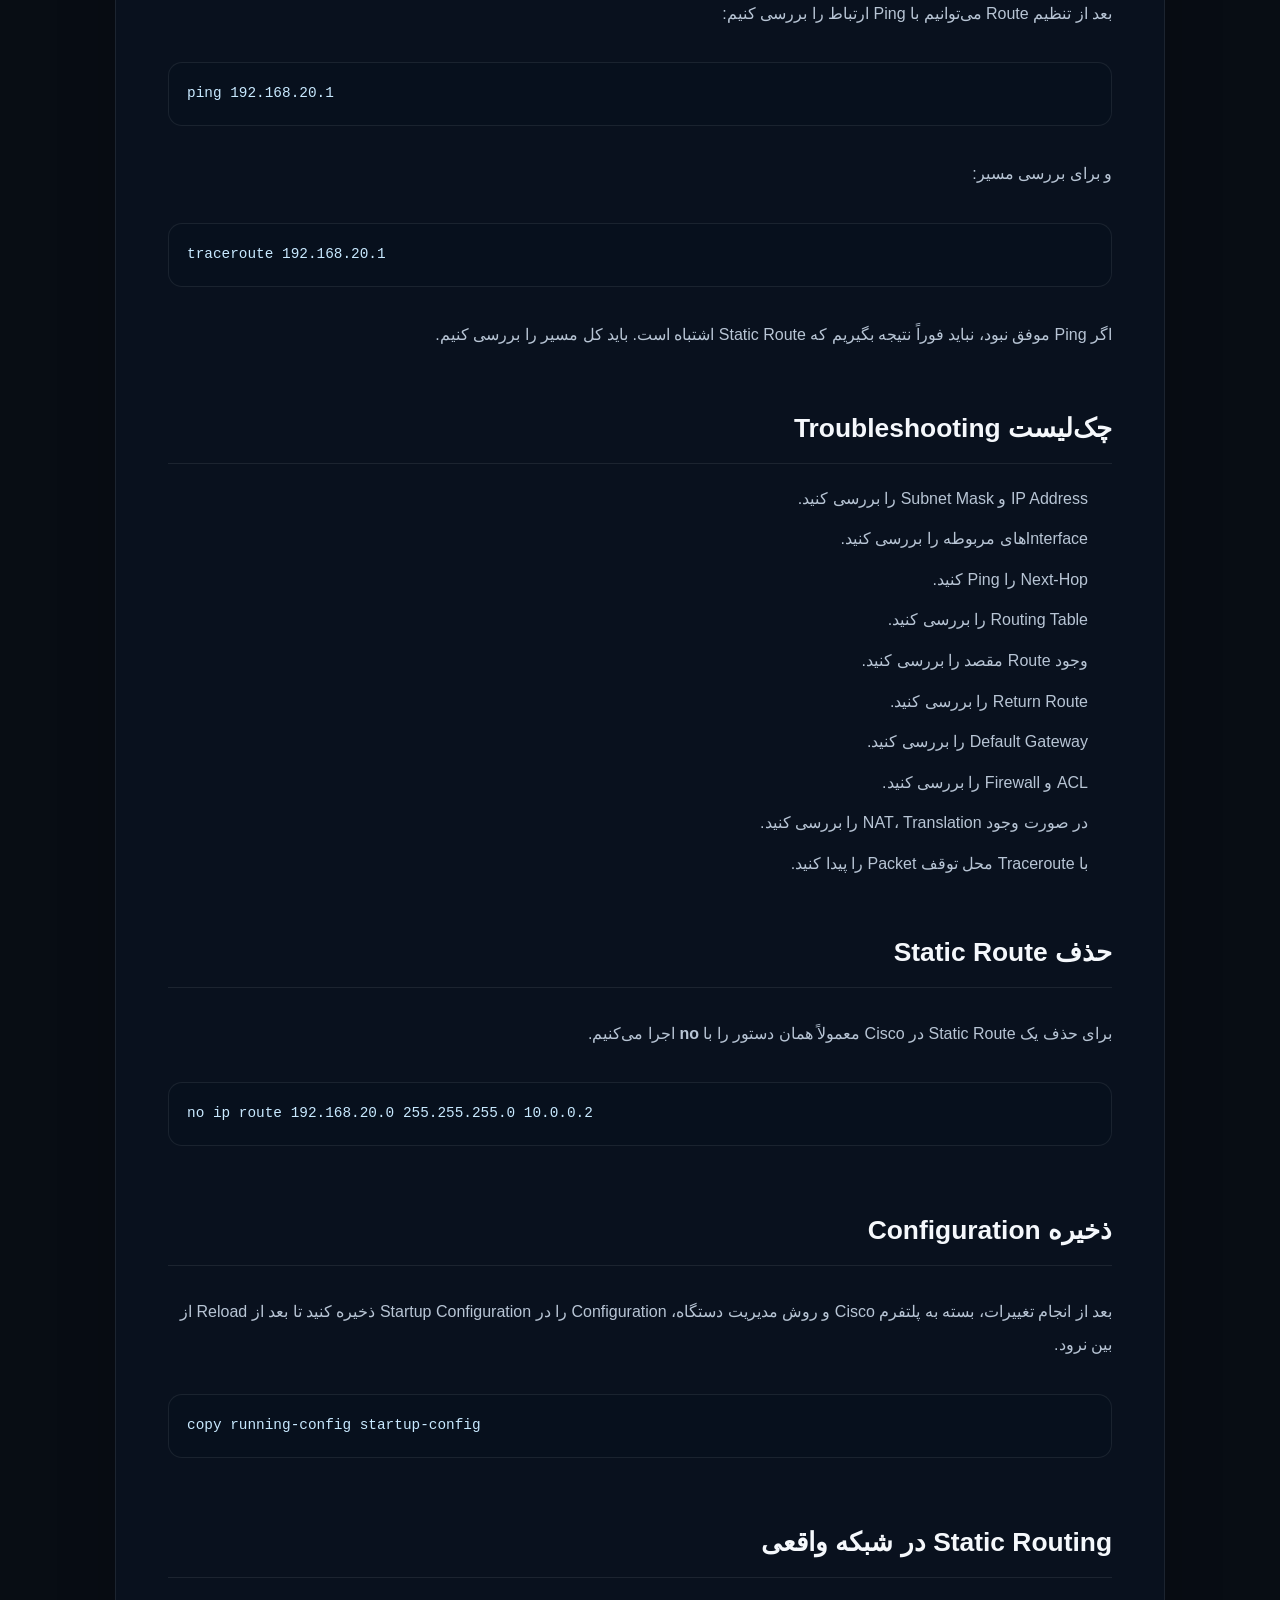
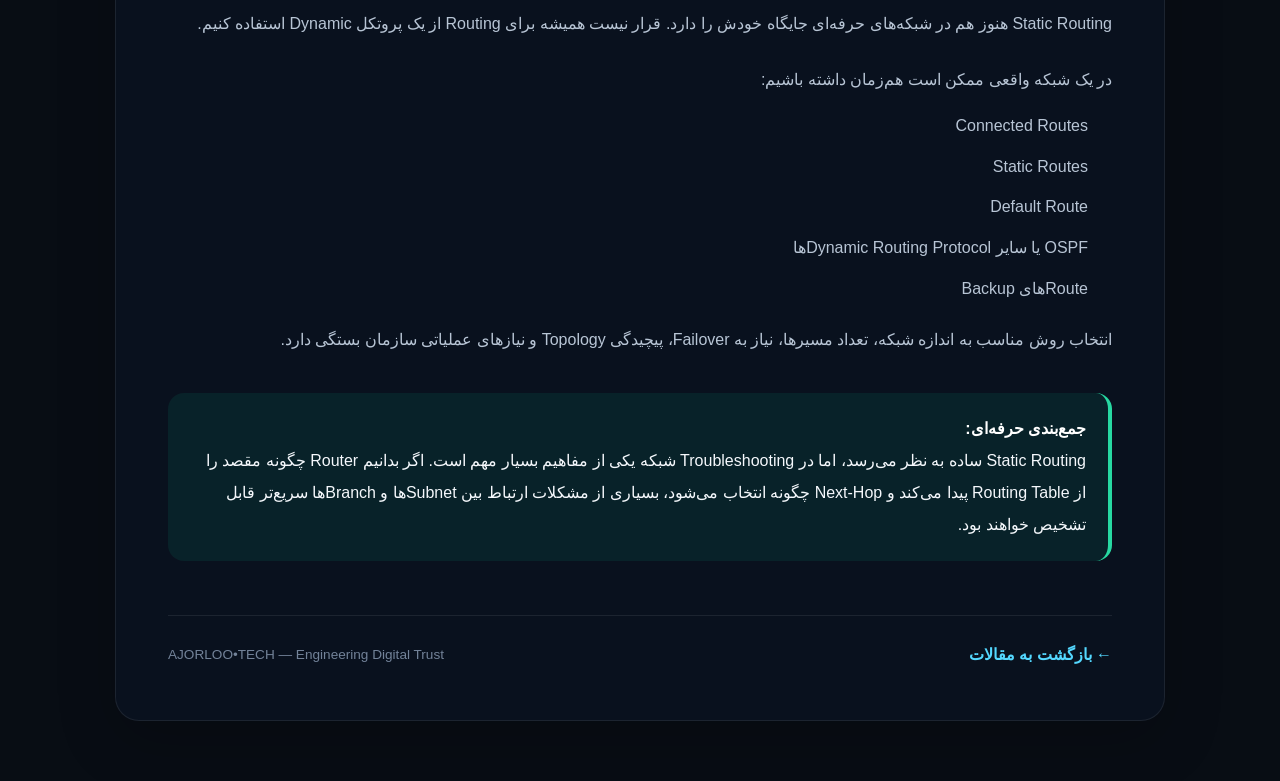
<file: static-routing.html>
<!DOCTYPE html>
<html lang="fa" dir="rtl">
<head>
  <meta charset="UTF-8" />
  <meta name="viewport" content="width=device-width, initial-scale=1.0" />

  <title>Static Routing چیست؟ آموزش Static Route در شبکه | AJORLOO•TECH</title>

  <meta
    name="description"
    content="آموزش کامل Static Routing و Static Route، مفهوم Next Hop، Default Route، Floating Static Route و تنظیم Static Routing در Cisco."
  />

  <link rel="stylesheet" href="../styles.css" />

  <style>
    .article-page {
      min-height: 100vh;
      padding: 120px 20px 60px;
      background:
        radial-gradient(circle at 10% 10%, rgba(0, 170, 255, 0.08), transparent 30%),
        radial-gradient(circle at 90% 20%, rgba(0, 255, 200, 0.06), transparent 30%);
    }

    .article-container {
      width: min(1050px, 100%);
      margin: 0 auto;
    }

    .article-header {
      text-align: center;
      margin-bottom: 40px;
    }

    .article-category-badge {
      display: inline-flex;
      align-items: center;
      padding: 8px 16px;
      border: 1px solid rgba(0, 200, 255, 0.25);
      border-radius: 999px;
      background: rgba(0, 180, 255, 0.08);
      color: #59d8ff;
      font-size: 0.78rem;
      font-weight: 700;
      letter-spacing: 1px;
      margin-bottom: 20px;
    }

    .article-header h1 {
      font-size: clamp(2rem, 4vw, 3.4rem);
      line-height: 1.35;
      margin: 0 auto 18px;
      max-width: 900px;
    }

    .article-header p {
      max-width: 800px;
      margin: 0 auto;
      color: #9baabd;
      font-size: 1.05rem;
      line-height: 2;
    }

    .article-meta-bar {
      display: flex;
      justify-content: center;
      flex-wrap: wrap;
      gap: 12px;
      margin-top: 28px;
    }

    .article-meta-item {
      padding: 8px 14px;
      border-radius: 10px;
      background: rgba(255,255,255,0.04);
      border: 1px solid rgba(255,255,255,0.08);
      color: #b9c6d6;
      font-size: 0.85rem;
    }

    .article-content {
      background: rgba(10, 20, 35, 0.72);
      border: 1px solid rgba(255,255,255,0.08);
      border-radius: 24px;
      padding: clamp(22px, 5vw, 52px);
      box-shadow: 0 20px 60px rgba(0,0,0,0.18);
    }

    .article-content h2 {
      font-size: 1.65rem;
      margin: 42px 0 18px;
      padding-bottom: 12px;
      border-bottom: 1px solid rgba(255,255,255,0.08);
    }

    .article-content h2:first-child {
      margin-top: 0;
    }

    .article-content h3 {
      font-size: 1.2rem;
      margin: 30px 0 12px;
    }

    .article-content p {
      color: #b8c5d5;
      line-height: 2.05;
      margin: 12px 0;
    }

    .article-content ul,
    .article-content ol {
      padding-right: 24px;
      color: #b8c5d5;
      line-height: 2.1;
    }

    .article-content li {
      margin-bottom: 7px;
    }

    .highlight-box,
    .warning-box,
    .success-box {
      margin: 24px 0;
      padding: 20px 22px;
      border-radius: 16px;
      line-height: 2;
    }

    .highlight-box {
      background: rgba(0, 170, 255, 0.08);
      border-right: 4px solid #31c7ff;
    }

    .warning-box {
      background: rgba(255, 170, 0, 0.08);
      border-right: 4px solid #ffb52e;
    }

    .success-box {
      background: rgba(0, 220, 160, 0.08);
      border-right: 4px solid #27d9a2;
    }

    .highlight-box strong,
    .warning-box strong,
    .success-box strong {
      color: #ffffff;
    }

    .comparison-table-wrapper {
      width: 100%;
      overflow-x: auto;
      margin: 25px 0;
      border-radius: 14px;
      border: 1px solid rgba(255,255,255,0.08);
    }

    .comparison-table {
      width: 100%;
      border-collapse: collapse;
      min-width: 650px;
    }

    .comparison-table th,
    .comparison-table td {
      padding: 14px 16px;
      text-align: right;
      border-bottom: 1px solid rgba(255,255,255,0.07);
    }

    .comparison-table th {
      background: rgba(0, 170, 255, 0.08);
      color: #e8f5ff;
      font-weight: 700;
    }

    .comparison-table td {
      color: #b8c5d5;
    }

    .comparison-table tr:last-child td {
      border-bottom: none;
    }

    .code-block {
      direction: ltr;
      text-align: left;
      overflow-x: auto;
      background: #07101d;
      border: 1px solid rgba(255,255,255,0.08);
      border-radius: 14px;
      padding: 18px;
      margin: 20px 0;
      color: #c8e9ff;
      font-family: Consolas, Monaco, monospace;
      font-size: 0.9rem;
      line-height: 1.8;
      white-space: pre;
    }

    .scenario-card {
      margin: 24px 0;
      padding: 24px;
      border-radius: 18px;
      background: rgba(255,255,255,0.035);
      border: 1px solid rgba(255,255,255,0.08);
    }

    .scenario-card h3 {
      margin-top: 0;
      color: #ffffff;
    }

    .flow {
      display: flex;
      align-items: center;
      justify-content: center;
      flex-wrap: wrap;
      gap: 10px;
      margin: 28px 0;
    }

    .flow-item {
      padding: 12px 18px;
      border-radius: 12px;
      background: rgba(0, 170, 255, 0.08);
      border: 1px solid rgba(0, 200, 255, 0.18);
      color: #d9f4ff;
      font-weight: 600;
    }

    .flow-arrow {
      color: #51d8ff;
      font-size: 1.3rem;
    }

    .article-footer {
      display: flex;
      justify-content: space-between;
      align-items: center;
      gap: 20px;
      flex-wrap: wrap;
      margin-top: 30px;
      padding-top: 25px;
      border-top: 1px solid rgba(255,255,255,0.08);
    }

    .back-link {
      display: inline-flex;
      align-items: center;
      gap: 8px;
      color: #54d8ff;
      text-decoration: none;
      font-weight: 700;
    }

    .back-link:hover {
      opacity: 0.8;
    }

    .article-brand {
      color: #738399;
      font-size: 0.85rem;
    }

    .route-box {
      display: grid;
      grid-template-columns: repeat(3, 1fr);
      gap: 15px;
      margin: 25px 0;
    }

    .route-item {
      padding: 20px;
      border-radius: 16px;
      background: rgba(255,255,255,0.035);
      border: 1px solid rgba(255,255,255,0.07);
      text-align: center;
    }

    .route-item strong {
      display: block;
      color: #ffffff;
      margin-bottom: 8px;
    }

    .route-item span {
      color: #91a3b8;
      font-size: 0.85rem;
    }

    @media (max-width: 700px) {
      .article-page {
        padding: 95px 14px 40px;
      }

      .article-content {
        padding: 22px 17px;
        border-radius: 18px;
      }

      .article-header h1 {
        font-size: 1.9rem;
      }

      .article-content h2 {
        font-size: 1.4rem;
      }

      .flow {
        flex-direction: column;
      }

      .flow-arrow {
        transform: rotate(90deg);
      }

      .route-box {
        grid-template-columns: 1fr;
      }
    }
  </style>
</head>

<body>

  <main class="article-page">

    <div class="article-container">

      <header class="article-header">

        <div class="article-category-badge">
          ROUTING / NETWORK+
        </div>

        <h1>
          Static Routing چیست؟ آموزش کامل Static Route در شبکه
        </h1>

        <p>
          آشنایی با Static Route، مفهوم Next-Hop، Default Route،
          Floating Static Route و پیاده‌سازی مسیریابی ایستا در تجهیزات Cisco.
        </p>

        <div class="article-meta-bar">
          <span class="article-meta-item">Intermediate</span>
          <span class="article-meta-item">حدود 13 دقیقه مطالعه</span>
          <span class="article-meta-item">AJORLOO•TECH</span>
        </div>

      </header>


      <article class="article-content">

        <h2>Static Routing چیست؟</h2>

        <p>
          Static Routing روشی برای مسیریابی است که در آن مسیر رسیدن به
          یک شبکه مقصد به‌صورت دستی روی Router یا Layer 3 Device تعریف می‌شود.
        </p>

        <p>
          برخلاف Dynamic Routing Protocolها، در Static Routing دستگاه
          خودش مسیر جدیدی را از طریق پروتکل‌هایی مثل OSPF یا EIGRP یاد
          نمی‌گیرد؛ مسیر توسط Administrator مشخص می‌شود.
        </p>

        <div class="highlight-box">
          <strong>تعریف ساده:</strong>
          <br />
          در Static Routing به Router می‌گوییم:
          «اگر Packet مقصدش این Network بود، آن را از این مسیر یا
          Next-Hop ارسال کن.»
        </div>


        <h2>Routing Table چیست؟</h2>

        <p>
          Router برای تصمیم‌گیری درباره Forward کردن Packet از Routing Table
          استفاده می‌کند.
        </p>

        <p>
          Routing Table شامل اطلاعاتی درباره Networkهای مقصد و مسیر رسیدن
          به آن‌ها است. Static Route یکی از منابعی است که می‌تواند یک
          Entry در Routing Table ایجاد کند.
        </p>

        <div class="flow">

          <div class="flow-item">
            Source
          </div>

          <div class="flow-arrow">
            →
          </div>

          <div class="flow-item">
            Router
          </div>

          <div class="flow-arrow">
            →
          </div>

          <div class="flow-item">
            Routing Table
          </div>

          <div class="flow-arrow">
            →
          </div>

          <div class="flow-item">
            Next-Hop
          </div>

          <div class="flow-arrow">
            →
          </div>

          <div class="flow-item">
            Destination
          </div>

        </div>


        <h2>یک سناریوی ساده</h2>

        <p>
          فرض کنید دو Router داریم.
        </p>

        <div class="scenario-card">

          <h3>Router R1</h3>

          <div class="code-block">LAN: 192.168.10.0/24
WAN: 10.0.0.1/30</div>

          <h3>Router R2</h3>

          <div class="code-block">WAN: 10.0.0.2/30
LAN: 192.168.20.0/24</div>

        </div>

        <p>
          R1 شبکه 192.168.20.0/24 را به‌صورت مستقیم نمی‌شناسد.
          بنابراین باید به R1 بگوییم برای رسیدن به این شبکه،
          Packet را به R2 ارسال کند.
        </p>

        <div class="code-block">R1(config)# ip route 192.168.20.0 255.255.255.0 10.0.0.2</div>

        <p>
          اکنون R1 می‌داند که برای رسیدن به
          <strong>192.168.20.0/24</strong>
          باید Next-Hop برابر با
          <strong>10.0.0.2</strong>
          باشد.
        </p>


        <h2>ساختار دستور ip route در Cisco</h2>

        <p>
          در Cisco IOS، ساختار پایه Static Route به شکل زیر است:
        </p>

        <div class="code-block">ip route destination-network subnet-mask next-hop</div>

        <p>
          بنابراین:
        </p>

        <div class="code-block">ip route 192.168.20.0 255.255.255.0 10.0.0.2</div>

        <div class="comparison-table-wrapper">

          <table class="comparison-table">

            <thead>
              <tr>
                <th>قسمت</th>
                <th>مقدار</th>
                <th>معنی</th>
              </tr>
            </thead>

            <tbody>

              <tr>
                <td>Destination</td>
                <td>192.168.20.0</td>
                <td>شبکه مقصد</td>
              </tr>

              <tr>
                <td>Mask</td>
                <td>255.255.255.0</td>
                <td>Subnet Mask مقصد</td>
              </tr>

              <tr>
                <td>Next-Hop</td>
                <td>10.0.0.2</td>
                <td>Router بعدی</td>
              </tr>

            </tbody>

          </table>

        </div>


        <h2>Next-Hop چیست؟</h2>

        <p>
          Next-Hop آدرس IP دستگاهی است که Router فعلی باید Packet را
          برای ادامه مسیر به آن تحویل دهد.
        </p>

        <p>
          در سناریوی بالا:
        </p>

        <div class="route-box">

          <div class="route-item">
            <strong>R1</strong>
            <span>10.0.0.1</span>
          </div>

          <div class="route-item">
            <strong>Next-Hop</strong>
            <span>10.0.0.2</span>
          </div>

          <div class="route-item">
            <strong>Destination</strong>
            <span>192.168.20.0/24</span>
          </div>

        </div>

        <p>
          بنابراین Packet ابتدا از R1 به R2 منتقل می‌شود و سپس R2 آن را
          به سمت شبکه مقصد Forward می‌کند.
        </p>


        <h2>Static Route با Interface</h2>

        <p>
          Static Route را می‌توان با Interface خروجی نیز تعریف کرد.
          Syntax دقیق بسته به نوع Interface و پلتفرم متفاوت است، بنابراین
          در شبکه‌های Ethernet معمولاً استفاده از Next-Hop صریح انتخاب
          قابل‌فهم‌تری است.
        </p>

        <div class="code-block">ip route 192.168.20.0 255.255.255.0 GigabitEthernet0/0</div>

        <div class="warning-box">
          <strong>نکته:</strong>
          <br />
          قبل از استفاده از Exit Interface باید رفتار Forwarding و نوع
          Interface را در پلتفرم موردنظر بررسی کرد. برای طراحی‌های Ethernet
          معمولاً مشخص کردن Next-Hop می‌تواند ابهام کمتری داشته باشد.
        </div>


        <h2>Default Route چیست؟</h2>

        <p>
          Default Route زمانی استفاده می‌شود که Router برای مقصد موردنظر
          Route دقیق‌تری در Routing Table نداشته باشد.
        </p>

        <p>
          رایج‌ترین Default Route در IPv4:
        </p>

        <div class="code-block">ip route 0.0.0.0 0.0.0.0 10.0.0.2</div>

        <p>
          این Route به زبان ساده یعنی:
        </p>

        <div class="highlight-box">
          <strong>
            اگر برای مقصد Packet مسیر مشخص‌تری نداری، آن را به 10.0.0.2 بفرست.
          </strong>
        </div>

        <p>
          Default Route در شبکه‌هایی که یک مسیر اصلی به Internet یا
          Upstream Router دارند بسیار رایج است.
        </p>


        <h2>Static Route در برابر Dynamic Routing</h2>

        <div class="comparison-table-wrapper">

          <table class="comparison-table">

            <thead>
              <tr>
                <th>ویژگی</th>
                <th>Static Routing</th>
                <th>Dynamic Routing</th>
              </tr>
            </thead>

            <tbody>

              <tr>
                <td>تنظیم</td>
                <td>دستی</td>
                <td>خودکار با Protocol</td>
              </tr>

              <tr>
                <td>مصرف منابع</td>
                <td>کم</td>
                <td>بیشتر</td>
              </tr>

              <tr>
                <td>مناسب شبکه کوچک</td>
                <td>بسیار مناسب</td>
                <td>ممکن است بیش از نیاز باشد</td>
              </tr>

              <tr>
                <td>تغییرات Topology</td>
                <td>نیازمند تغییر دستی</td>
                <td>قابل تطبیق خودکار</td>
              </tr>

              <tr>
                <td>پیچیدگی</td>
                <td>کمتر</td>
                <td>بیشتر</td>
              </tr>

            </tbody>

          </table>

        </div>

        <p>
          Cisco نیز Static Route را مسیر ثابتی می‌داند که به‌صورت دستی
          تعریف می‌شود و در صورت تغییر Topology، Administrator باید
          مسیر را به‌روزرسانی کند. :contentReference[oaicite:1]{index=1}
        </p>


        <h2>چه زمانی Static Routing انتخاب خوبی است؟</h2>

        <ul>

          <li>شبکه‌های کوچک و ساده</li>

          <li>Branchهای کوچک</li>

          <li>شبکه‌هایی با یک مسیر مشخص به Upstream</li>

          <li>Default Route به سمت Internet</li>

          <li>شبکه‌های آزمایشگاهی و Lab</li>

          <li>مسیرهای خاص و محدود</li>

          <li>برخی سناریوهای Backup و Failover</li>

          <li>Routeهای مدیریتی یا خاص که نمی‌خواهیم توسط پروتکل Dynamic منتشر شوند</li>

        </ul>


        <h2>Floating Static Route چیست؟</h2>

        <p>
          Floating Static Route نوعی Static Route پشتیبان است که با
          Administrative Distance بالاتر تنظیم می‌شود تا Route اصلی
          در شرایط عادی ترجیح داده شود.
        </p>

        <p>
          مثلاً فرض کنید یک مسیر اصلی و یک مسیر Backup داریم.
        </p>

        <div class="code-block">! Primary Route
ip route 192.168.50.0 255.255.255.0 10.0.0.2

! Backup Route
ip route 192.168.50.0 255.255.255.0 20.0.0.2 200</div>

        <p>
          در این مثال Route دوم Administrative Distance بالاتری دارد،
          بنابراین در شرایط عادی Route اصلی ترجیح داده می‌شود.
        </p>

        <div class="success-box">
          <strong>کاربرد واقعی:</strong>
          <br />
          می‌توان از این تکنیک برای ایجاد یک مسیر Backup در کنار لینک
          اصلی استفاده کرد؛ البته برای Failover واقعی باید وضعیت لینک،
          Reachability و مکانیزم‌های Tracking نیز درست طراحی شوند.
        </div>


        <h2>Administrative Distance چیست؟</h2>

        <p>
          وقتی Router چند مسیر برای رسیدن به یک مقصد داشته باشد،
          Administrative Distance یکی از معیارهایی است که برای انتخاب
          منبع Route استفاده می‌شود.
        </p>

        <p>
          در Cisco، مقدار کمتر معمولاً ترجیح داده می‌شود.
        </p>

        <div class="comparison-table-wrapper">

          <table class="comparison-table">

            <thead>
              <tr>
                <th>Route Source</th>
                <th>نمونه AD</th>
              </tr>
            </thead>

            <tbody>

              <tr>
                <td>Connected</td>
                <td>0</td>
              </tr>

              <tr>
                <td>Static</td>
                <td>1</td>
              </tr>

              <tr>
                <td>OSPF</td>
                <td>110</td>
              </tr>

              <tr>
                <td>RIP</td>
                <td>120</td>
              </tr>

            </tbody>

          </table>

        </div>

        <p>
          مقادیر بالا نمونه‌های رایج Cisco IOS هستند و می‌توانند بسته
          به Platform یا تنظیمات تغییر کنند. برای Floating Static Route
          معمولاً AD را بالاتر از مسیر اصلی قرار می‌دهیم.
        </p>


        <h2>Static Routing بین دو شعبه</h2>

        <p>
          یکی از سناریوهای جالب در شبکه‌های سازمانی، ارتباط دو Branch
          با یک لینک WAN است.
        </p>

        <div class="scenario-card">

          <h3>Branch A</h3>

          <div class="code-block">LAN
192.168.10.0/24

WAN
10.10.10.1/30</div>

          <h3>Branch B</h3>

          <div class="code-block">LAN
192.168.20.0/24

WAN
10.10.10.2/30</div>

        </div>

        <p>
          روی Branch A:
        </p>

        <div class="code-block">ip route 192.168.20.0 255.255.255.0 10.10.10.2</div>

        <p>
          و روی Branch B:
        </p>

        <div class="code-block">ip route 192.168.10.0 255.255.255.0 10.10.10.1</div>

        <p>
          حالا هر دو Router مسیر شبکه LAN طرف مقابل را می‌شناسند.
        </p>


        <h2>نکته بسیار مهم: Route برگشت</h2>

        <p>
          یکی از اشتباهات رایج هنگام تنظیم Static Route این است که فقط
          مسیر رفت را ایجاد کنیم.
        </p>

        <p>
          برای ارتباط دوطرفه، باید مسیر برگشت نیز وجود داشته باشد.
        </p>

        <div class="flow">

          <div class="flow-item">
            Branch A
          </div>

          <div class="flow-arrow">
            →
          </div>

          <div class="flow-item">
            WAN
          </div>

          <div class="flow-arrow">
            →
          </div>

          <div class="flow-item">
            Branch B
          </div>

          <div class="flow-arrow">
            ↩
          </div>

          <div class="flow-item">
            Return Route
          </div>

        </div>

        <div class="warning-box">

          <strong>
            Packet به مقصد رسید اما جواب برنمی‌گردد؟
          </strong>

          <br />

          اولین چیزهایی که باید بررسی کنید:
          <br />

          Routing Table،
          Default Gateway،
          Return Route،
          Firewall و ACL.

        </div>


        <h2>بررسی Static Route در Cisco</h2>

        <p>
          بعد از تنظیم Route، یکی از مهم‌ترین دستورها برای بررسی Routing
          Table این است:
        </p>

        <div class="code-block">show ip route</div>

        <p>
          Static Routeها در خروجی Routing Table با حرف
          <strong>S</strong>
          نمایش داده می‌شوند. :contentReference[oaicite:2]{index=2}
        </p>

        <p>
          برای بررسی دقیق‌تر یک مقصد نیز می‌توان از:
        </p>

        <div class="code-block">show ip route 192.168.20.0</div>

        <p>
          استفاده کرد.
        </p>


        <h2>بررسی Interfaceها</h2>

        <p>
          قبل از اینکه سراغ Routing برویم، بهتر است مطمئن شویم Interfaceها
          Up هستند و IP صحیح دارند.
        </p>

        <div class="code-block">show ip interface brief</div>

        <p>
          همچنین:
        </p>

        <div class="code-block">show running-config interface GigabitEthernet0/0</div>


        <h2>تست ارتباط</h2>

        <p>
          بعد از تنظیم Route می‌توانیم با Ping ارتباط را بررسی کنیم:
        </p>

        <div class="code-block">ping 192.168.20.1</div>

        <p>
          و برای بررسی مسیر:
        </p>

        <div class="code-block">traceroute 192.168.20.1</div>

        <p>
          اگر Ping موفق نبود، نباید فوراً نتیجه بگیریم که Static Route
          اشتباه است. باید کل مسیر را بررسی کنیم.
        </p>


        <h2>چک‌لیست Troubleshooting</h2>

        <ol>

          <li>
            IP Address و Subnet Mask را بررسی کنید.
          </li>

          <li>
            Interfaceهای مربوطه را بررسی کنید.
          </li>

          <li>
            Next-Hop را Ping کنید.
          </li>

          <li>
            Routing Table را بررسی کنید.
          </li>

          <li>
            وجود Route مقصد را بررسی کنید.
          </li>

          <li>
            Return Route را بررسی کنید.
          </li>

          <li>
            Default Gateway را بررسی کنید.
          </li>

          <li>
            ACL و Firewall را بررسی کنید.
          </li>

          <li>
            در صورت وجود NAT، Translation را بررسی کنید.
          </li>

          <li>
            با Traceroute محل توقف Packet را پیدا کنید.
          </li>

        </ol>


        <h2>حذف Static Route</h2>

        <p>
          برای حذف یک Static Route در Cisco معمولاً همان دستور را با
          <strong>no</strong>
          اجرا می‌کنیم.
        </p>

        <div class="code-block">no ip route 192.168.20.0 255.255.255.0 10.0.0.2</div>


        <h2>ذخیره Configuration</h2>

        <p>
          بعد از انجام تغییرات، بسته به پلتفرم Cisco و روش مدیریت دستگاه،
          Configuration را در Startup Configuration ذخیره کنید تا بعد از
          Reload از بین نرود.
        </p>

        <div class="code-block">copy running-config startup-config</div>


        <h2>Static Routing در شبکه واقعی</h2>

        <p>
          Static Routing هنوز هم در شبکه‌های حرفه‌ای جایگاه خودش را دارد.
          قرار نیست همیشه برای Routing از یک پروتکل Dynamic استفاده کنیم.
        </p>

        <p>
          در یک شبکه واقعی ممکن است هم‌زمان داشته باشیم:
        </p>

        <ul>

          <li>Connected Routes</li>

          <li>Static Routes</li>

          <li>Default Route</li>

          <li>OSPF یا سایر Dynamic Routing Protocolها</li>

          <li>Routeهای Backup</li>

        </ul>

        <p>
          انتخاب روش مناسب به اندازه شبکه، تعداد مسیرها، نیاز به Failover،
          پیچیدگی Topology و نیازهای عملیاتی سازمان بستگی دارد.
        </p>


        <div class="success-box">

          <strong>جمع‌بندی حرفه‌ای:</strong>

          <br />

          Static Routing ساده به نظر می‌رسد، اما در Troubleshooting شبکه
          یکی از مفاهیم بسیار مهم است. اگر بدانیم Router چگونه مقصد را
          از Routing Table پیدا می‌کند و Next-Hop چگونه انتخاب می‌شود،
          بسیاری از مشکلات ارتباط بین Subnetها و Branchها سریع‌تر قابل
          تشخیص خواهند بود.

        </div>


        <footer class="article-footer">

          <a
            href="../index.html#articles"
            class="back-link"
          >
            ← بازگشت به مقالات
          </a>

          <span class="article-brand">
            AJORLOO•TECH — Engineering Digital Trust
          </span>

        </footer>

      </article>

    </div>

  </main>

</body>
</html>
</file>
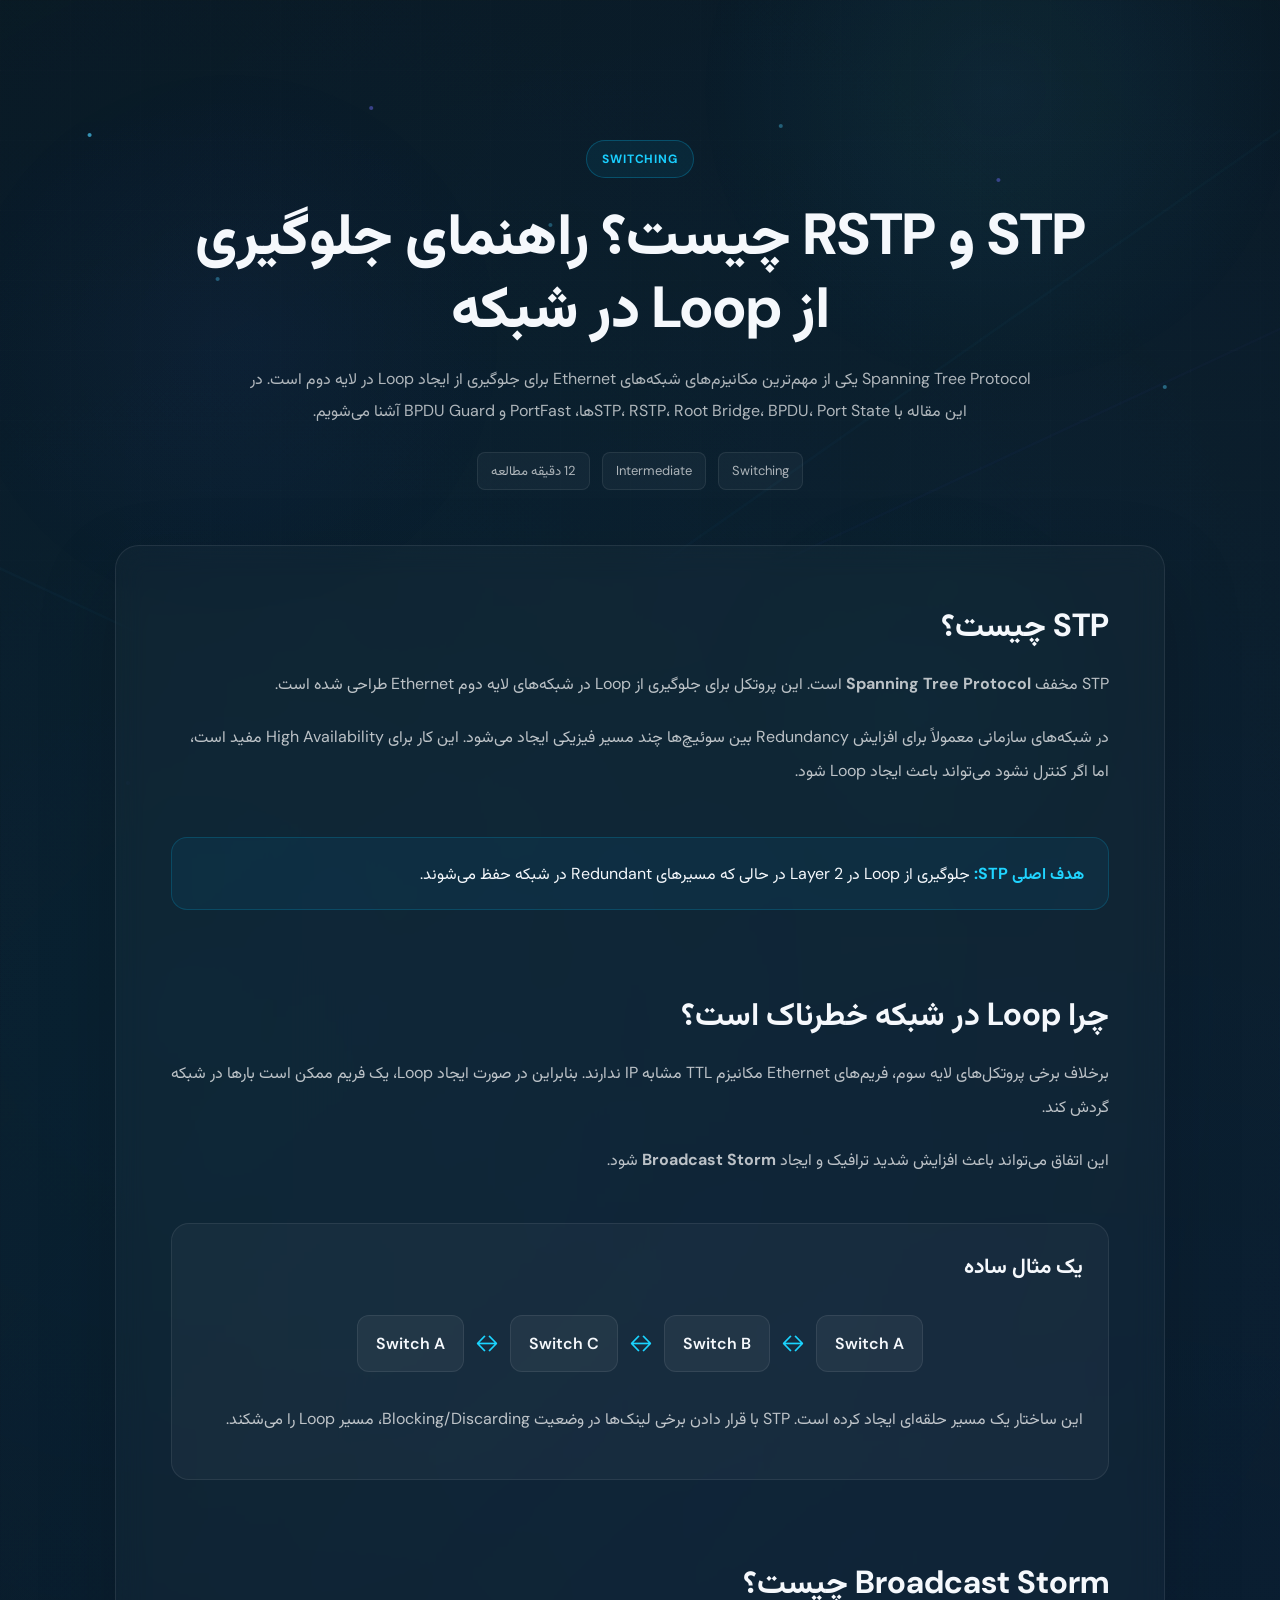
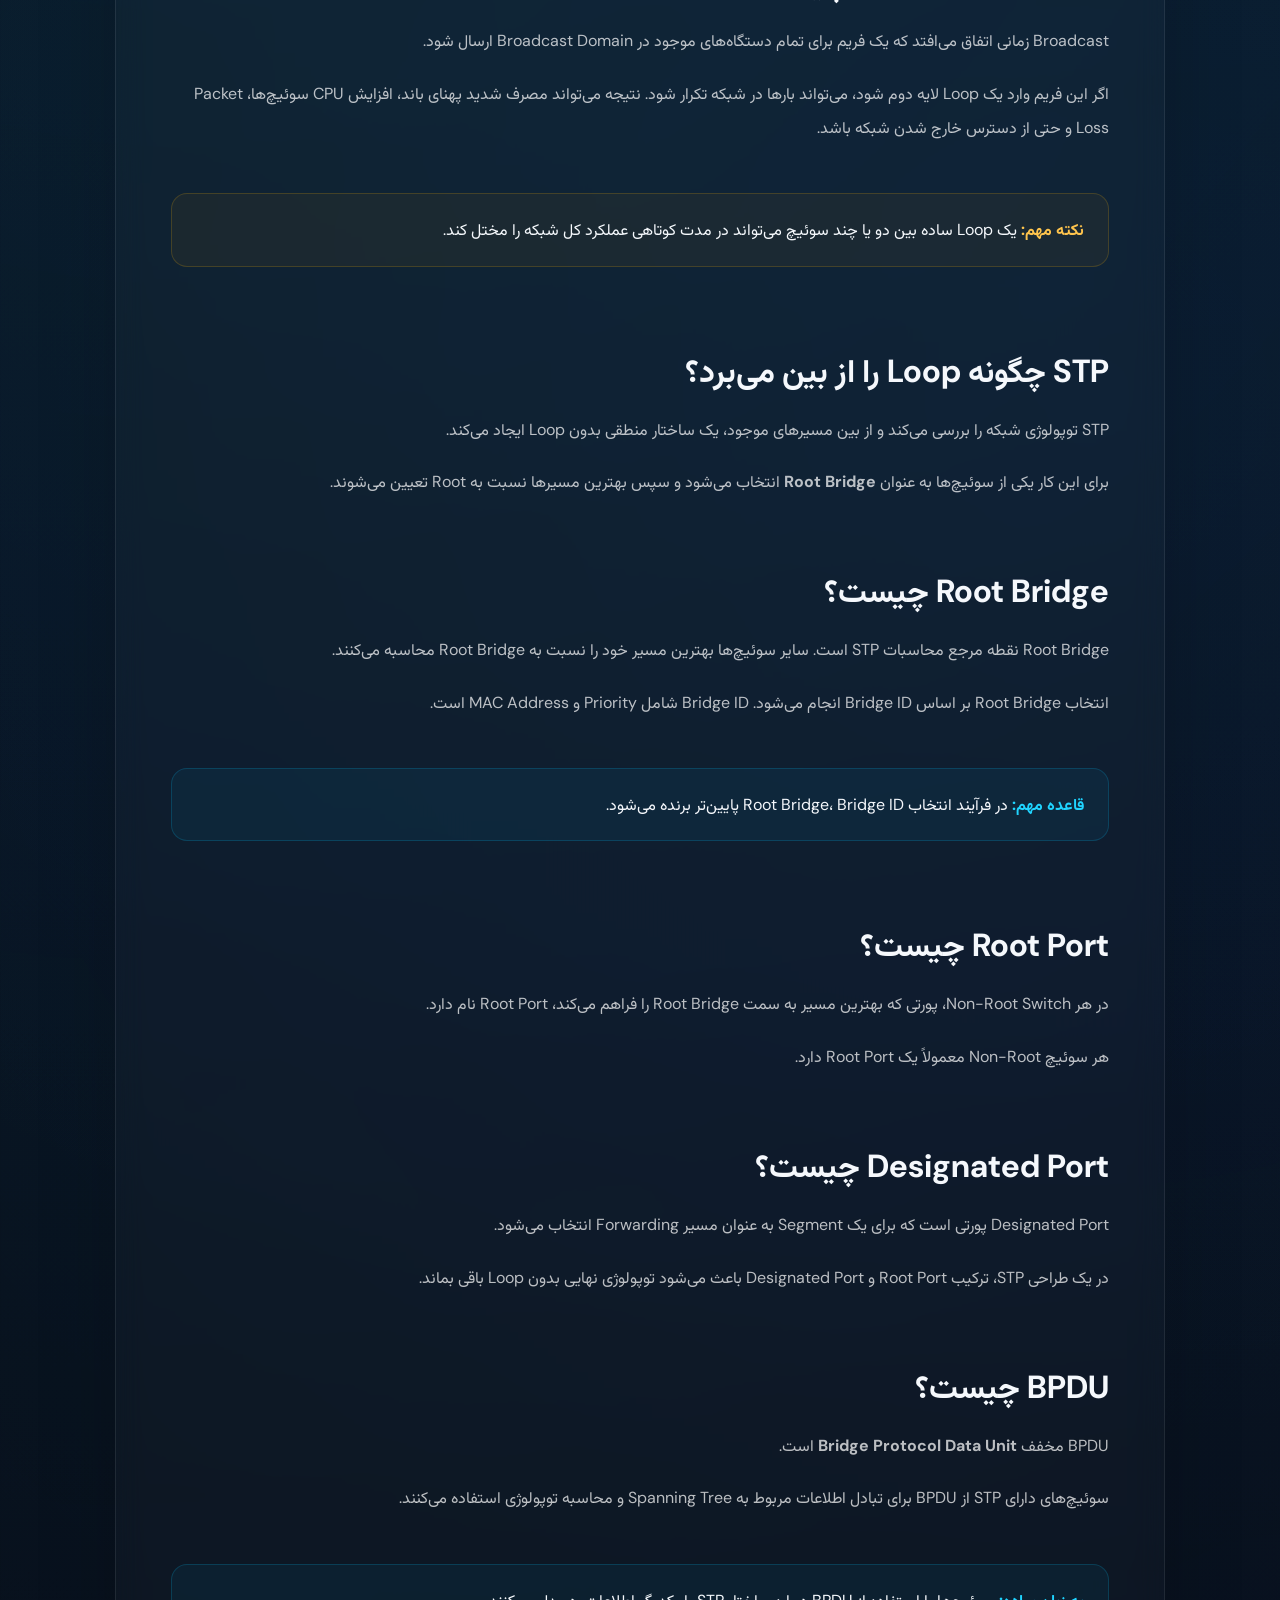
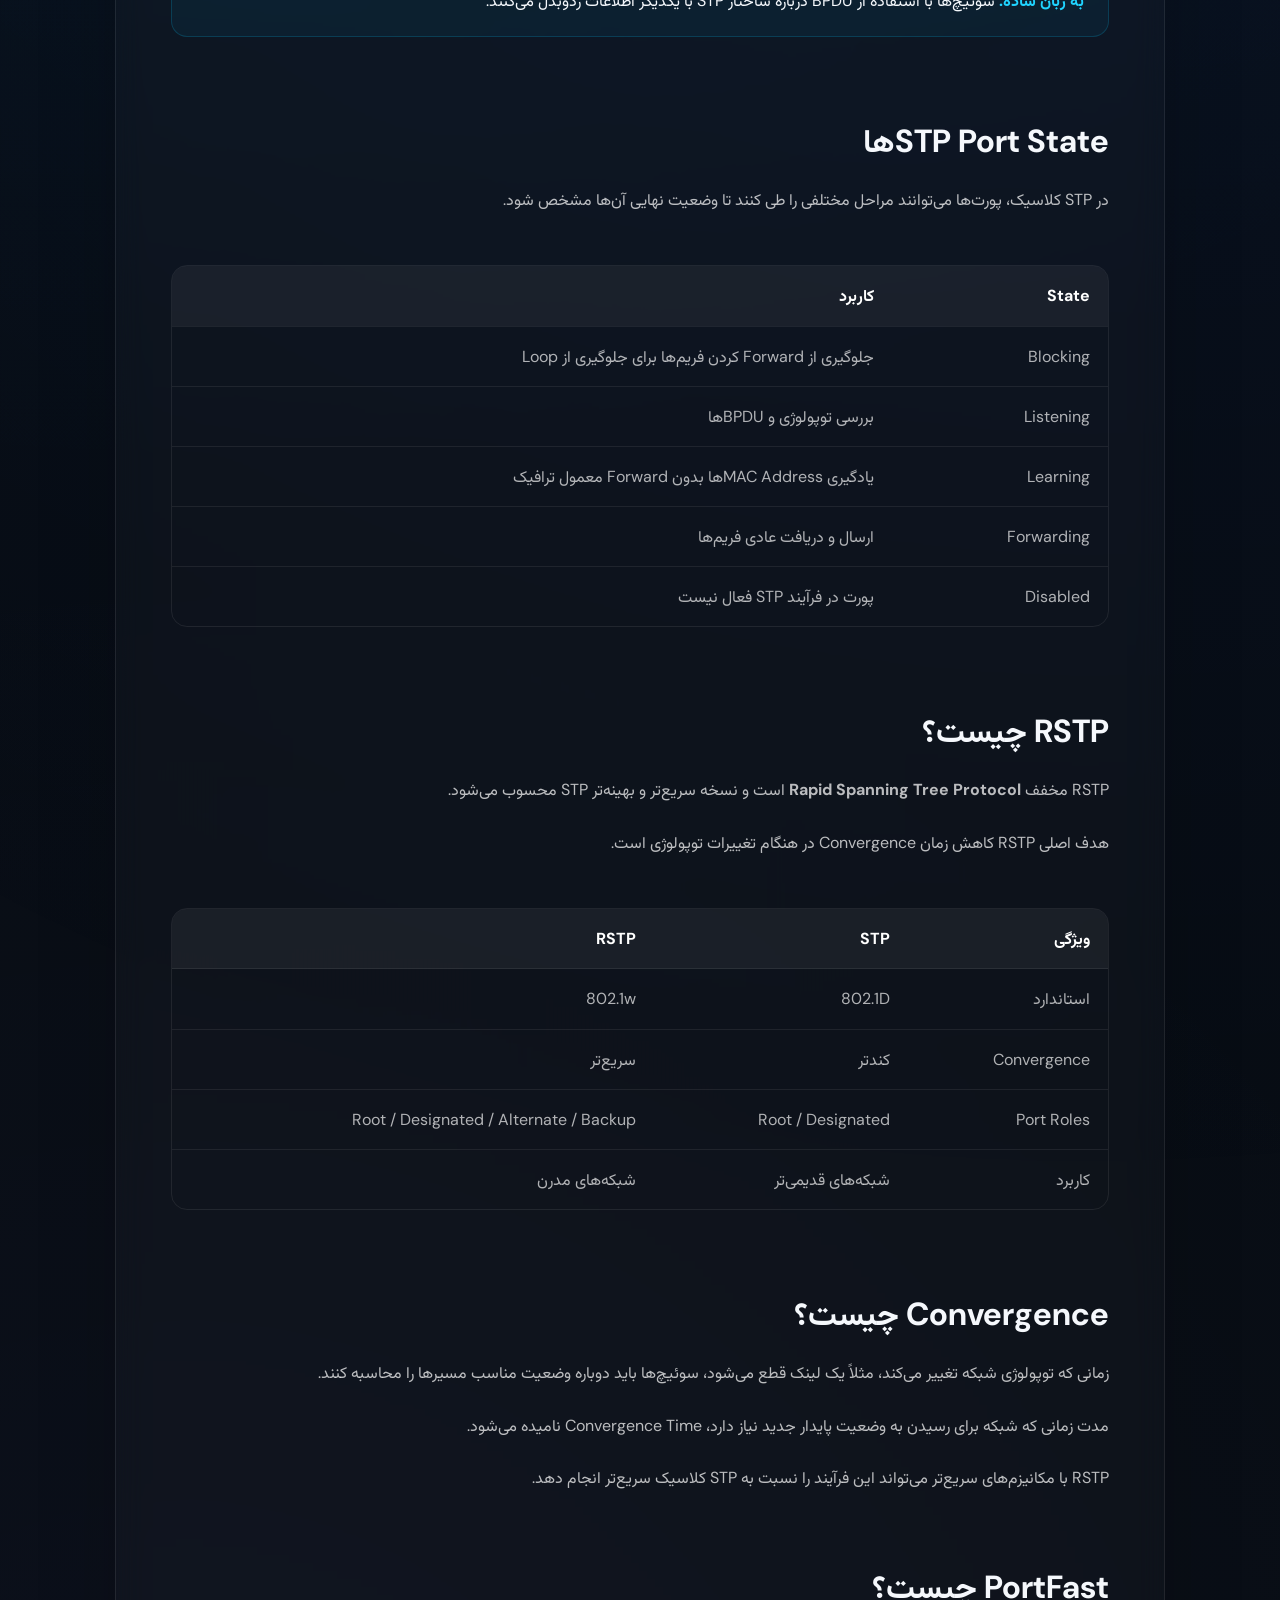
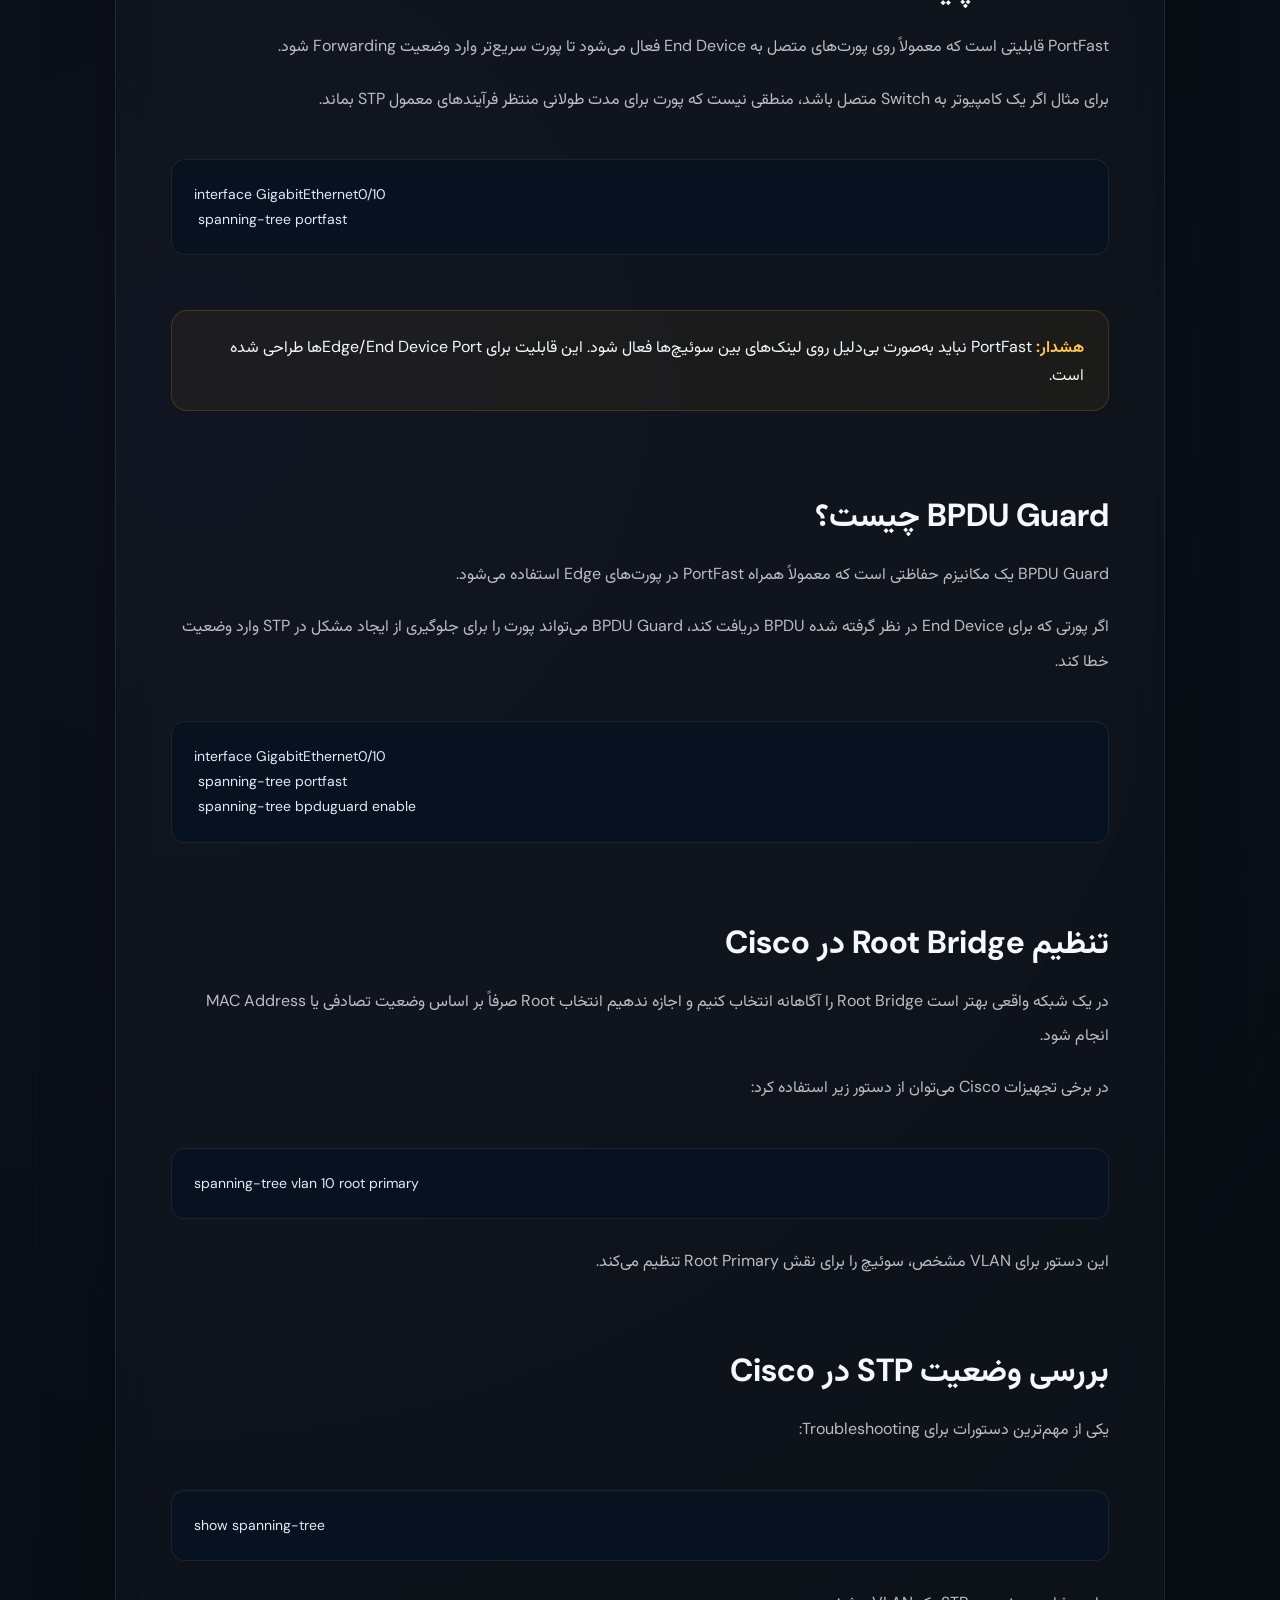
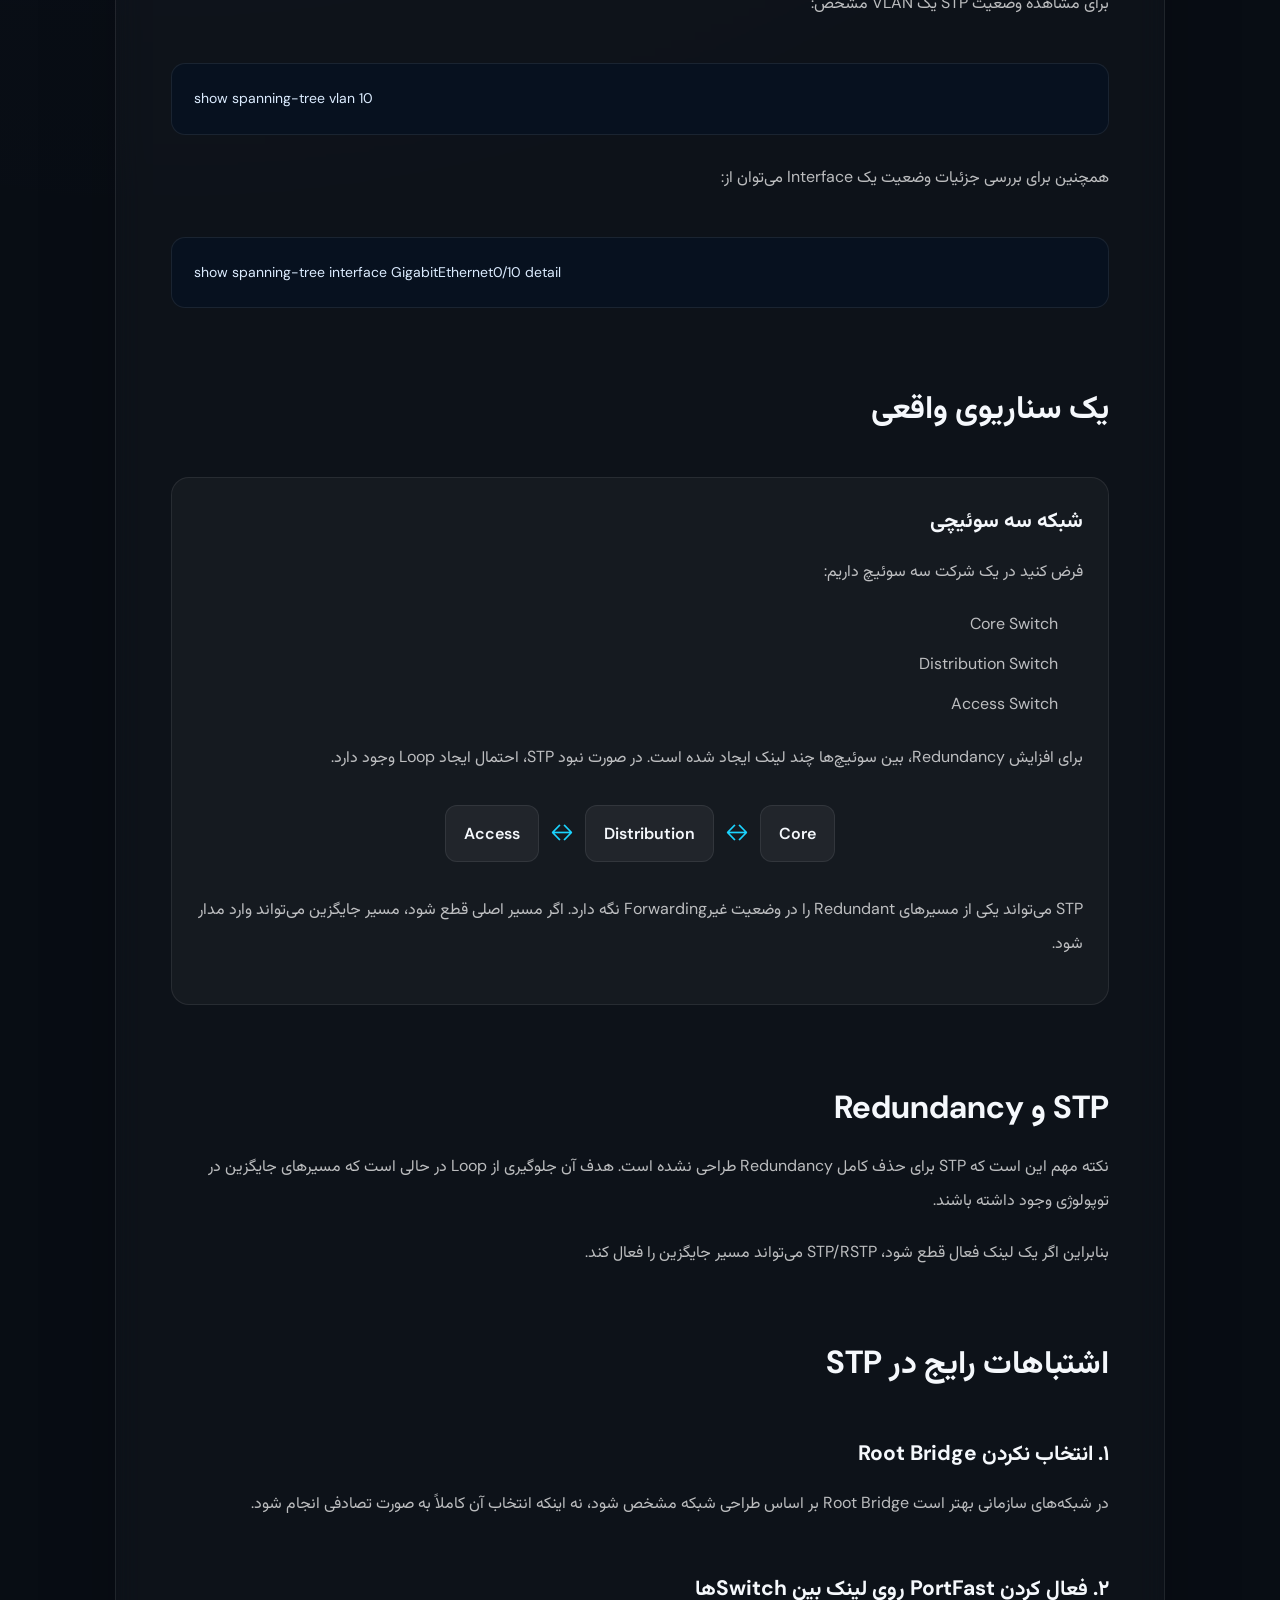
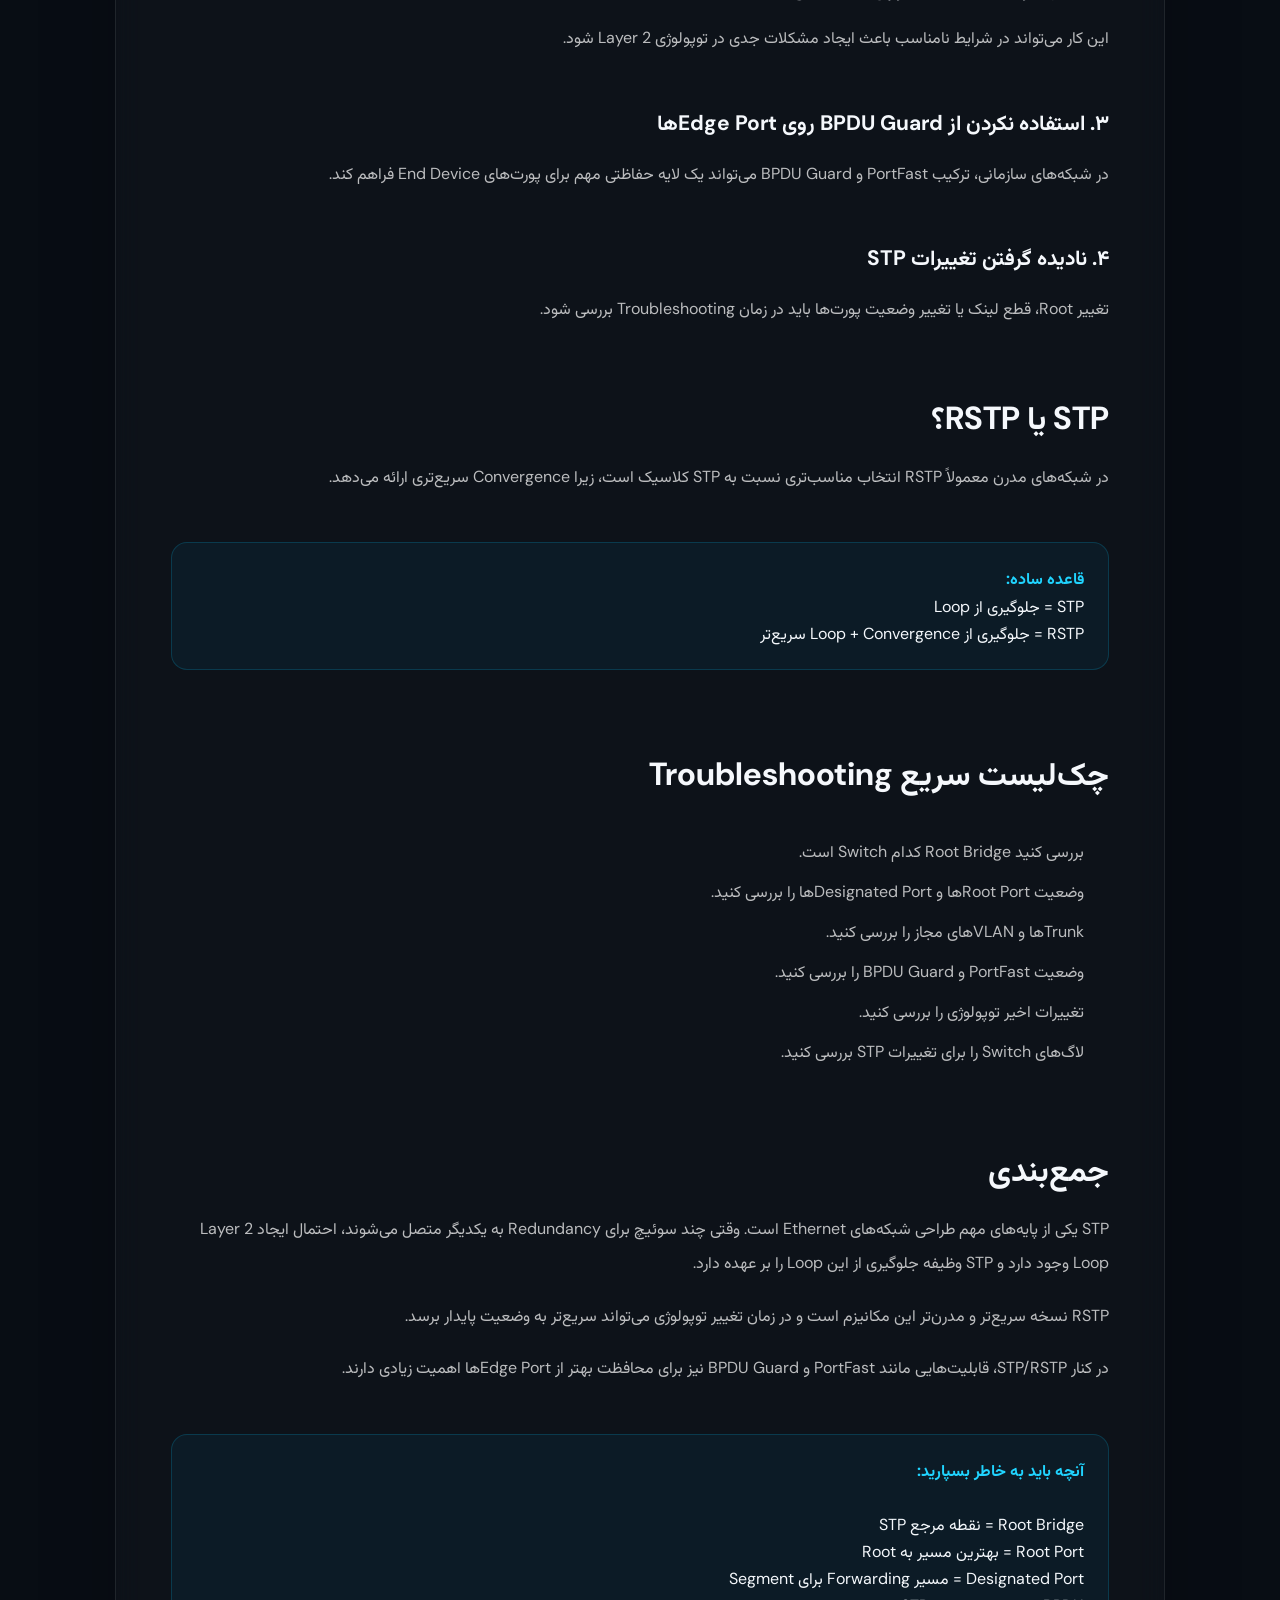
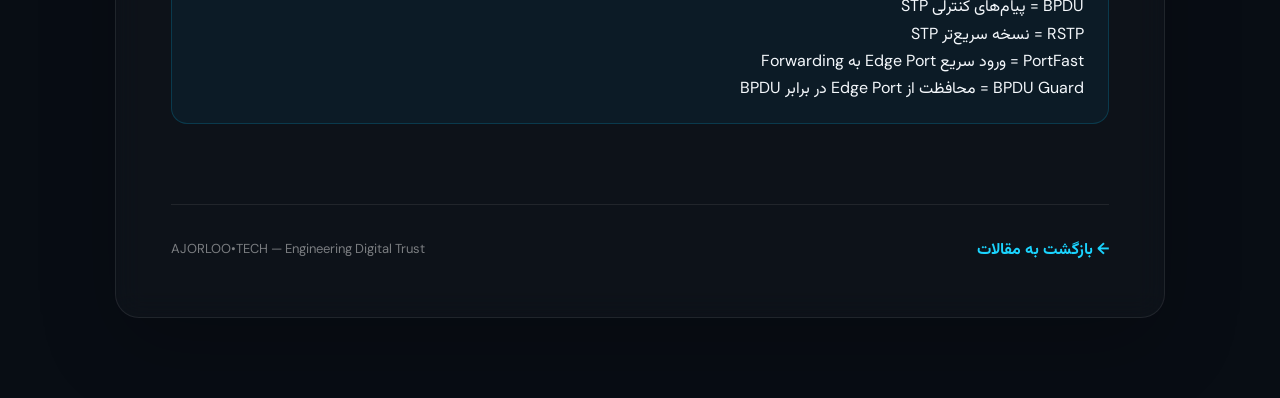
<file: stp-rstp.html>
<!DOCTYPE html>
<html lang="fa" dir="rtl">
<head>
  <meta charset="UTF-8" />
  <meta name="viewport" content="width=device-width, initial-scale=1.0" />

  <title>STP و RSTP چیست؟ | AJORLOO•TECH</title>

  <meta
    name="description"
    content="راهنمای کامل STP و RSTP در شبکه، جلوگیری از Loop، Root Bridge، BPDU، PortFast، BPDU Guard و دستورات کاربردی Cisco."
  />

  <link rel="preconnect" href="https://fonts.googleapis.com">
  <link rel="preconnect" href="https://fonts.gstatic.com" crossorigin>

  <link
    href="https://fonts.googleapis.com/css2?family=DM+Sans:wght@400;500;600;700&family=Vazirmatn:wght@400;500;600;700;800&display=swap"
    rel="stylesheet"
  />

  <link rel="stylesheet" href="../styles.css" />

  <style>
    .article-page {
      min-height: 100vh;
      padding: 140px 20px 80px;
      background:
        radial-gradient(circle at 15% 10%, rgba(0, 190, 255, 0.08), transparent 30%),
        radial-gradient(circle at 85% 20%, rgba(30, 90, 255, 0.08), transparent 30%);
    }

    .article-container {
      width: min(1050px, 100%);
      margin: 0 auto;
    }

    .article-header {
      text-align: center;
      margin-bottom: 55px;
    }

    .article-category-badge {
      display: inline-flex;
      align-items: center;
      gap: 8px;
      padding: 8px 15px;
      border: 1px solid rgba(0, 200, 255, 0.25);
      border-radius: 999px;
      background: rgba(0, 180, 255, 0.07);
      color: #19cfff;
      font-size: 12px;
      font-weight: 700;
      letter-spacing: 0.08em;
      margin-bottom: 20px;
    }

    .article-header h1 {
      margin: 0 auto 20px;
      max-width: 900px;
      font-size: clamp(32px, 5vw, 58px);
      line-height: 1.25;
      font-weight: 800;
    }

    .article-header p {
      max-width: 800px;
      margin: 0 auto;
      color: rgba(255,255,255,0.68);
      line-height: 2;
      font-size: 16px;
    }

    .article-meta-bar {
      display: flex;
      justify-content: center;
      align-items: center;
      flex-wrap: wrap;
      gap: 12px;
      margin-top: 25px;
    }

    .article-meta-item {
      padding: 7px 13px;
      border-radius: 8px;
      background: rgba(255,255,255,0.04);
      border: 1px solid rgba(255,255,255,0.08);
      color: rgba(255,255,255,0.65);
      font-size: 13px;
    }

    .article-content {
      background: rgba(255,255,255,0.025);
      border: 1px solid rgba(255,255,255,0.08);
      border-radius: 24px;
      padding: clamp(25px, 5vw, 55px);
      backdrop-filter: blur(14px);
      box-shadow: 0 30px 80px rgba(0,0,0,0.18);
    }

    .article-content h2 {
      margin: 50px 0 18px;
      font-size: clamp(23px, 3vw, 32px);
      line-height: 1.5;
    }

    .article-content h2:first-child {
      margin-top: 0;
    }

    .article-content h3 {
      margin: 32px 0 15px;
      font-size: 21px;
    }

    .article-content p {
      color: rgba(255,255,255,0.72);
      line-height: 2.15;
      font-size: 16px;
      margin: 0 0 18px;
    }

    .article-content ul,
    .article-content ol {
      padding-right: 25px;
      margin: 20px 0;
    }

    .article-content li {
      color: rgba(255,255,255,0.72);
      line-height: 2;
      margin-bottom: 8px;
    }

    .highlight-box {
      margin: 30px 0;
      padding: 22px 24px;
      border-radius: 16px;
      background: rgba(0, 180, 255, 0.06);
      border: 1px solid rgba(0, 200, 255, 0.18);
    }

    .highlight-box strong {
      color: #20d4ff;
    }

    .warning-box {
      margin: 30px 0;
      padding: 22px 24px;
      border-radius: 16px;
      background: rgba(255, 170, 0, 0.05);
      border: 1px solid rgba(255, 180, 0, 0.18);
    }

    .warning-box strong {
      color: #ffc44d;
    }

    .comparison-table-wrapper {
      overflow-x: auto;
      margin: 30px 0;
      border-radius: 16px;
      border: 1px solid rgba(255,255,255,0.08);
    }

    .comparison-table {
      width: 100%;
      min-width: 650px;
      border-collapse: collapse;
    }

    .comparison-table th,
    .comparison-table td {
      padding: 16px 18px;
      text-align: right;
      border-bottom: 1px solid rgba(255,255,255,0.07);
    }

    .comparison-table th {
      background: rgba(255,255,255,0.05);
      color: #fff;
      font-weight: 700;
    }

    .comparison-table td {
      color: rgba(255,255,255,0.68);
    }

    .comparison-table tr:last-child td {
      border-bottom: none;
    }

    .code-block {
      direction: ltr;
      text-align: left;
      margin: 25px 0;
      padding: 22px;
      border-radius: 14px;
      background: #07111f;
      border: 1px solid rgba(255,255,255,0.08);
      overflow-x: auto;
      font-family: "DM Sans", monospace;
      font-size: 14px;
      line-height: 1.8;
      color: #dcecff;
      white-space: pre;
    }

    .scenario-card {
      margin: 28px 0;
      padding: 25px;
      border-radius: 18px;
      background: rgba(255,255,255,0.035);
      border: 1px solid rgba(255,255,255,0.08);
    }

    .scenario-card h3 {
      margin-top: 0;
    }

    .flow {
      display: flex;
      justify-content: center;
      align-items: center;
      flex-wrap: wrap;
      gap: 12px;
      margin: 30px 0;
    }

    .flow-item {
      padding: 14px 18px;
      border-radius: 12px;
      background: rgba(255,255,255,0.05);
      border: 1px solid rgba(255,255,255,0.08);
      font-weight: 600;
      text-align: center;
    }

    .flow-arrow {
      color: #1bd4ff;
      font-size: 22px;
    }

    .article-footer {
      margin-top: 50px;
      padding-top: 30px;
      border-top: 1px solid rgba(255,255,255,0.08);
      display: flex;
      justify-content: space-between;
      gap: 20px;
      flex-wrap: wrap;
      align-items: center;
    }

    .back-link {
      display: inline-flex;
      align-items: center;
      gap: 8px;
      color: #1bd4ff;
      text-decoration: none;
      font-weight: 700;
    }

    .article-brand {
      color: rgba(255,255,255,0.45);
      font-size: 13px;
    }

    @media (max-width: 700px) {
      .article-page {
        padding-top: 110px;
      }

      .article-content {
        border-radius: 18px;
      }

      .article-content p,
      .article-content li {
        font-size: 15px;
      }

      .article-footer {
        flex-direction: column;
        align-items: flex-start;
      }
    }
  </style>
</head>

<body>

  <main class="article-page">
    <div class="article-container">

      <!-- Article Header -->
      <header class="article-header">

        <div class="article-category-badge">
          SWITCHING
        </div>

        <h1>
          STP و RSTP چیست؟
          راهنمای جلوگیری از Loop در شبکه
        </h1>

        <p>
          Spanning Tree Protocol یکی از مهم‌ترین مکانیزم‌های شبکه‌های
          Ethernet برای جلوگیری از ایجاد Loop در لایه دوم است. در این مقاله
          با STP، RSTP، Root Bridge، BPDU، Port Stateها، PortFast و
          BPDU Guard آشنا می‌شویم.
        </p>

        <div class="article-meta-bar">
          <span class="article-meta-item">Switching</span>
          <span class="article-meta-item">Intermediate</span>
          <span class="article-meta-item">12 دقیقه مطالعه</span>
        </div>

      </header>


      <!-- Article Content -->
      <article class="article-content">

        <h2>STP چیست؟</h2>

        <p>
          STP مخفف
          <strong>Spanning Tree Protocol</strong>
          است. این پروتکل برای جلوگیری از Loop در شبکه‌های لایه دوم
          Ethernet طراحی شده است.
        </p>

        <p>
          در شبکه‌های سازمانی معمولاً برای افزایش Redundancy بین سوئیچ‌ها
          چند مسیر فیزیکی ایجاد می‌شود. این کار برای High Availability
          مفید است، اما اگر کنترل نشود می‌تواند باعث ایجاد Loop شود.
        </p>

        <div class="highlight-box">
          <strong>هدف اصلی STP:</strong>
          جلوگیری از Loop در Layer 2 در حالی که مسیرهای Redundant در شبکه
          حفظ می‌شوند.
        </div>


        <h2>چرا Loop در شبکه خطرناک است؟</h2>

        <p>
          برخلاف برخی پروتکل‌های لایه سوم، فریم‌های Ethernet مکانیزم
          TTL مشابه IP ندارند. بنابراین در صورت ایجاد Loop، یک فریم ممکن
          است بارها در شبکه گردش کند.
        </p>

        <p>
          این اتفاق می‌تواند باعث افزایش شدید ترافیک و ایجاد
          <strong>Broadcast Storm</strong>
          شود.
        </p>

        <div class="scenario-card">

          <h3>یک مثال ساده</h3>

          <div class="flow">

            <div class="flow-item">
              Switch A
            </div>

            <div class="flow-arrow">
              ↔
            </div>

            <div class="flow-item">
              Switch B
            </div>

            <div class="flow-arrow">
              ↔
            </div>

            <div class="flow-item">
              Switch C
            </div>

            <div class="flow-arrow">
              ↔
            </div>

            <div class="flow-item">
              Switch A
            </div>

          </div>

          <p>
            این ساختار یک مسیر حلقه‌ای ایجاد کرده است. STP با قرار دادن
            برخی لینک‌ها در وضعیت Blocking/Discarding، مسیر Loop را
            می‌شکند.
          </p>

        </div>


        <h2>Broadcast Storm چیست؟</h2>

        <p>
          Broadcast زمانی اتفاق می‌افتد که یک فریم برای تمام دستگاه‌های
          موجود در Broadcast Domain ارسال شود.
        </p>

        <p>
          اگر این فریم وارد یک Loop لایه دوم شود، می‌تواند بارها در شبکه
          تکرار شود. نتیجه می‌تواند مصرف شدید پهنای باند، افزایش CPU
          سوئیچ‌ها، Packet Loss و حتی از دسترس خارج شدن شبکه باشد.
        </p>

        <div class="warning-box">
          <strong>نکته مهم:</strong>
          یک Loop ساده بین دو یا چند سوئیچ می‌تواند در مدت کوتاهی عملکرد
          کل شبکه را مختل کند.
        </div>


        <h2>STP چگونه Loop را از بین می‌برد؟</h2>

        <p>
          STP توپولوژی شبکه را بررسی می‌کند و از بین مسیرهای موجود،
          یک ساختار منطقی بدون Loop ایجاد می‌کند.
        </p>

        <p>
          برای این کار یکی از سوئیچ‌ها به عنوان
          <strong>Root Bridge</strong>
          انتخاب می‌شود و سپس بهترین مسیرها نسبت به Root تعیین می‌شوند.
        </p>


        <h2>Root Bridge چیست؟</h2>

        <p>
          Root Bridge نقطه مرجع محاسبات STP است. سایر سوئیچ‌ها بهترین مسیر
          خود را نسبت به Root Bridge محاسبه می‌کنند.
        </p>

        <p>
          انتخاب Root Bridge بر اساس Bridge ID انجام می‌شود. Bridge ID
          شامل Priority و MAC Address است.
        </p>

        <div class="highlight-box">
          <strong>قاعده مهم:</strong>
          در فرآیند انتخاب Root Bridge، Bridge ID پایین‌تر برنده می‌شود.
        </div>


        <h2>Root Port چیست؟</h2>

        <p>
          در هر Non-Root Switch، پورتی که بهترین مسیر به سمت Root Bridge
          را فراهم می‌کند، Root Port نام دارد.
        </p>

        <p>
          هر سوئیچ Non-Root معمولاً یک Root Port دارد.
        </p>


        <h2>Designated Port چیست؟</h2>

        <p>
          Designated Port پورتی است که برای یک Segment به عنوان مسیر
          Forwarding انتخاب می‌شود.
        </p>

        <p>
          در یک طراحی STP، ترکیب Root Port و Designated Port باعث می‌شود
          توپولوژی نهایی بدون Loop باقی بماند.
        </p>


        <h2>BPDU چیست؟</h2>

        <p>
          BPDU مخفف
          <strong>Bridge Protocol Data Unit</strong>
          است.
        </p>

        <p>
          سوئیچ‌های دارای STP از BPDU برای تبادل اطلاعات مربوط به
          Spanning Tree و محاسبه توپولوژی استفاده می‌کنند.
        </p>

        <div class="highlight-box">
          <strong>به زبان ساده:</strong>
          سوئیچ‌ها با استفاده از BPDU درباره ساختار STP با یکدیگر
          اطلاعات ردوبدل می‌کنند.
        </div>


        <h2>STP Port Stateها</h2>

        <p>
          در STP کلاسیک، پورت‌ها می‌توانند مراحل مختلفی را طی کنند تا
          وضعیت نهایی آن‌ها مشخص شود.
        </p>

        <div class="comparison-table-wrapper">

          <table class="comparison-table">

            <thead>
              <tr>
                <th>State</th>
                <th>کاربرد</th>
              </tr>
            </thead>

            <tbody>

              <tr>
                <td>Blocking</td>
                <td>جلوگیری از Forward کردن فریم‌ها برای جلوگیری از Loop</td>
              </tr>

              <tr>
                <td>Listening</td>
                <td>بررسی توپولوژی و BPDUها</td>
              </tr>

              <tr>
                <td>Learning</td>
                <td>یادگیری MAC Addressها بدون Forward معمول ترافیک</td>
              </tr>

              <tr>
                <td>Forwarding</td>
                <td>ارسال و دریافت عادی فریم‌ها</td>
              </tr>

              <tr>
                <td>Disabled</td>
                <td>پورت در فرآیند STP فعال نیست</td>
              </tr>

            </tbody>

          </table>

        </div>


        <h2>RSTP چیست؟</h2>

        <p>
          RSTP مخفف
          <strong>Rapid Spanning Tree Protocol</strong>
          است و نسخه سریع‌تر و بهینه‌تر STP محسوب می‌شود.
        </p>

        <p>
          هدف اصلی RSTP کاهش زمان Convergence در هنگام تغییرات توپولوژی
          است.
        </p>

        <div class="comparison-table-wrapper">

          <table class="comparison-table">

            <thead>
              <tr>
                <th>ویژگی</th>
                <th>STP</th>
                <th>RSTP</th>
              </tr>
            </thead>

            <tbody>

              <tr>
                <td>استاندارد</td>
                <td>802.1D</td>
                <td>802.1w</td>
              </tr>

              <tr>
                <td>Convergence</td>
                <td>کندتر</td>
                <td>سریع‌تر</td>
              </tr>

              <tr>
                <td>Port Roles</td>
                <td>Root / Designated</td>
                <td>Root / Designated / Alternate / Backup</td>
              </tr>

              <tr>
                <td>کاربرد</td>
                <td>شبکه‌های قدیمی‌تر</td>
                <td>شبکه‌های مدرن</td>
              </tr>

            </tbody>

          </table>

        </div>


        <h2>Convergence چیست؟</h2>

        <p>
          زمانی که توپولوژی شبکه تغییر می‌کند، مثلاً یک لینک قطع می‌شود،
          سوئیچ‌ها باید دوباره وضعیت مناسب مسیرها را محاسبه کنند.
        </p>

        <p>
          مدت زمانی که شبکه برای رسیدن به وضعیت پایدار جدید نیاز دارد،
          Convergence Time نامیده می‌شود.
        </p>

        <p>
          RSTP با مکانیزم‌های سریع‌تر می‌تواند این فرآیند را نسبت به STP
          کلاسیک سریع‌تر انجام دهد.
        </p>


        <h2>PortFast چیست؟</h2>

        <p>
          PortFast قابلیتی است که معمولاً روی پورت‌های متصل به End Device
          فعال می‌شود تا پورت سریع‌تر وارد وضعیت Forwarding شود.
        </p>

        <p>
          برای مثال اگر یک کامپیوتر به Switch متصل باشد، منطقی نیست که
          پورت برای مدت طولانی منتظر فرآیندهای معمول STP بماند.
        </p>

        <div class="code-block">interface GigabitEthernet0/10
 spanning-tree portfast</div>

        <div class="warning-box">
          <strong>هشدار:</strong>
          PortFast نباید به‌صورت بی‌دلیل روی لینک‌های بین سوئیچ‌ها فعال شود.
          این قابلیت برای Edge/End Device Portها طراحی شده است.
        </div>


        <h2>BPDU Guard چیست؟</h2>

        <p>
          BPDU Guard یک مکانیزم حفاظتی است که معمولاً همراه PortFast در
          پورت‌های Edge استفاده می‌شود.
        </p>

        <p>
          اگر پورتی که برای End Device در نظر گرفته شده BPDU دریافت کند،
          BPDU Guard می‌تواند پورت را برای جلوگیری از ایجاد مشکل در STP
          وارد وضعیت خطا کند.
        </p>

        <div class="code-block">interface GigabitEthernet0/10
 spanning-tree portfast
 spanning-tree bpduguard enable</div>


        <h2>تنظیم Root Bridge در Cisco</h2>

        <p>
          در یک شبکه واقعی بهتر است Root Bridge را آگاهانه انتخاب کنیم و
          اجازه ندهیم انتخاب Root صرفاً بر اساس وضعیت تصادفی یا MAC Address
          انجام شود.
        </p>

        <p>
          در برخی تجهیزات Cisco می‌توان از دستور زیر استفاده کرد:
        </p>

        <div class="code-block">spanning-tree vlan 10 root primary</div>

        <p>
          این دستور برای VLAN مشخص، سوئیچ را برای نقش Root Primary
          تنظیم می‌کند.
        </p>


        <h2>بررسی وضعیت STP در Cisco</h2>

        <p>
          یکی از مهم‌ترین دستورات برای Troubleshooting:
        </p>

        <div class="code-block">show spanning-tree</div>

        <p>
          برای مشاهده وضعیت STP یک VLAN مشخص:
        </p>

        <div class="code-block">show spanning-tree vlan 10</div>

        <p>
          همچنین برای بررسی جزئیات وضعیت یک Interface می‌توان از:
        </p>

        <div class="code-block">show spanning-tree interface GigabitEthernet0/10 detail</div>


        <h2>یک سناریوی واقعی</h2>

        <div class="scenario-card">

          <h3>شبکه سه سوئیچی</h3>

          <p>
            فرض کنید در یک شرکت سه سوئیچ داریم:
          </p>

          <ul>
            <li>Core Switch</li>
            <li>Distribution Switch</li>
            <li>Access Switch</li>
          </ul>

          <p>
            برای افزایش Redundancy، بین سوئیچ‌ها چند لینک ایجاد شده است.
            در صورت نبود STP، احتمال ایجاد Loop وجود دارد.
          </p>

          <div class="flow">

            <div class="flow-item">
              Core
            </div>

            <div class="flow-arrow">
              ↔
            </div>

            <div class="flow-item">
              Distribution
            </div>

            <div class="flow-arrow">
              ↔
            </div>

            <div class="flow-item">
              Access
            </div>

          </div>

          <p>
            STP می‌تواند یکی از مسیرهای Redundant را در وضعیت غیرForwarding
            نگه دارد. اگر مسیر اصلی قطع شود، مسیر جایگزین می‌تواند وارد
            مدار شود.
          </p>

        </div>


        <h2>STP و Redundancy</h2>

        <p>
          نکته مهم این است که STP برای حذف کامل Redundancy طراحی نشده است.
          هدف آن جلوگیری از Loop در حالی است که مسیرهای جایگزین در
          توپولوژی وجود داشته باشند.
        </p>

        <p>
          بنابراین اگر یک لینک فعال قطع شود، STP/RSTP می‌تواند مسیر
          جایگزین را فعال کند.
        </p>


        <h2>اشتباهات رایج در STP</h2>

        <h3>۱. انتخاب نکردن Root Bridge</h3>

        <p>
          در شبکه‌های سازمانی بهتر است Root Bridge بر اساس طراحی شبکه
          مشخص شود، نه اینکه انتخاب آن کاملاً به صورت تصادفی انجام شود.
        </p>


        <h3>۲. فعال کردن PortFast روی لینک بین Switchها</h3>

        <p>
          این کار می‌تواند در شرایط نامناسب باعث ایجاد مشکلات جدی در
          توپولوژی Layer 2 شود.
        </p>


        <h3>۳. استفاده نکردن از BPDU Guard روی Edge Portها</h3>

        <p>
          در شبکه‌های سازمانی، ترکیب PortFast و BPDU Guard می‌تواند
          یک لایه حفاظتی مهم برای پورت‌های End Device فراهم کند.
        </p>


        <h3>۴. نادیده گرفتن تغییرات STP</h3>

        <p>
          تغییر Root، قطع لینک یا تغییر وضعیت پورت‌ها باید در زمان
          Troubleshooting بررسی شود.
        </p>


        <h2>STP یا RSTP؟</h2>

        <p>
          در شبکه‌های مدرن معمولاً RSTP انتخاب مناسب‌تری نسبت به STP
          کلاسیک است، زیرا Convergence سریع‌تری ارائه می‌دهد.
        </p>

        <div class="highlight-box">
          <strong>قاعده ساده:</strong>
          <br>
          STP = جلوگیری از Loop
          <br>
          RSTP = جلوگیری از Loop + Convergence سریع‌تر
        </div>


        <h2>چک‌لیست سریع Troubleshooting</h2>

        <ol>

          <li>
            بررسی کنید Root Bridge کدام Switch است.
          </li>

          <li>
            وضعیت Root Portها و Designated Portها را بررسی کنید.
          </li>

          <li>
            Trunkها و VLANهای مجاز را بررسی کنید.
          </li>

          <li>
            وضعیت PortFast و BPDU Guard را بررسی کنید.
          </li>

          <li>
            تغییرات اخیر توپولوژی را بررسی کنید.
          </li>

          <li>
            لاگ‌های Switch را برای تغییرات STP بررسی کنید.
          </li>

        </ol>


        <h2>جمع‌بندی</h2>

        <p>
          STP یکی از پایه‌های مهم طراحی شبکه‌های Ethernet است. وقتی چند
          سوئیچ برای Redundancy به یکدیگر متصل می‌شوند، احتمال ایجاد
          Layer 2 Loop وجود دارد و STP وظیفه جلوگیری از این Loop را بر
          عهده دارد.
        </p>

        <p>
          RSTP نسخه سریع‌تر و مدرن‌تر این مکانیزم است و در زمان تغییر
          توپولوژی می‌تواند سریع‌تر به وضعیت پایدار برسد.
        </p>

        <p>
          در کنار STP/RSTP، قابلیت‌هایی مانند PortFast و BPDU Guard نیز
          برای محافظت بهتر از Edge Portها اهمیت زیادی دارند.
        </p>

        <div class="highlight-box">
          <strong>آنچه باید به خاطر بسپارید:</strong>
          <br><br>
          Root Bridge = نقطه مرجع STP
          <br>
          Root Port = بهترین مسیر به Root
          <br>
          Designated Port = مسیر Forwarding برای Segment
          <br>
          BPDU = پیام‌های کنترلی STP
          <br>
          RSTP = نسخه سریع‌تر STP
          <br>
          PortFast = ورود سریع Edge Port به Forwarding
          <br>
          BPDU Guard = محافظت از Edge Port در برابر BPDU
        </div>


        <!-- Article Footer -->
        <div class="article-footer">

          <a
            href="../index.html#articles"
            class="back-link"
          >
            ← بازگشت به مقالات
          </a>

          <span class="article-brand">
            AJORLOO•TECH — Engineering Digital Trust
          </span>

        </div>

      </article>

    </div>
  </main>

</body>
</html>
</file>
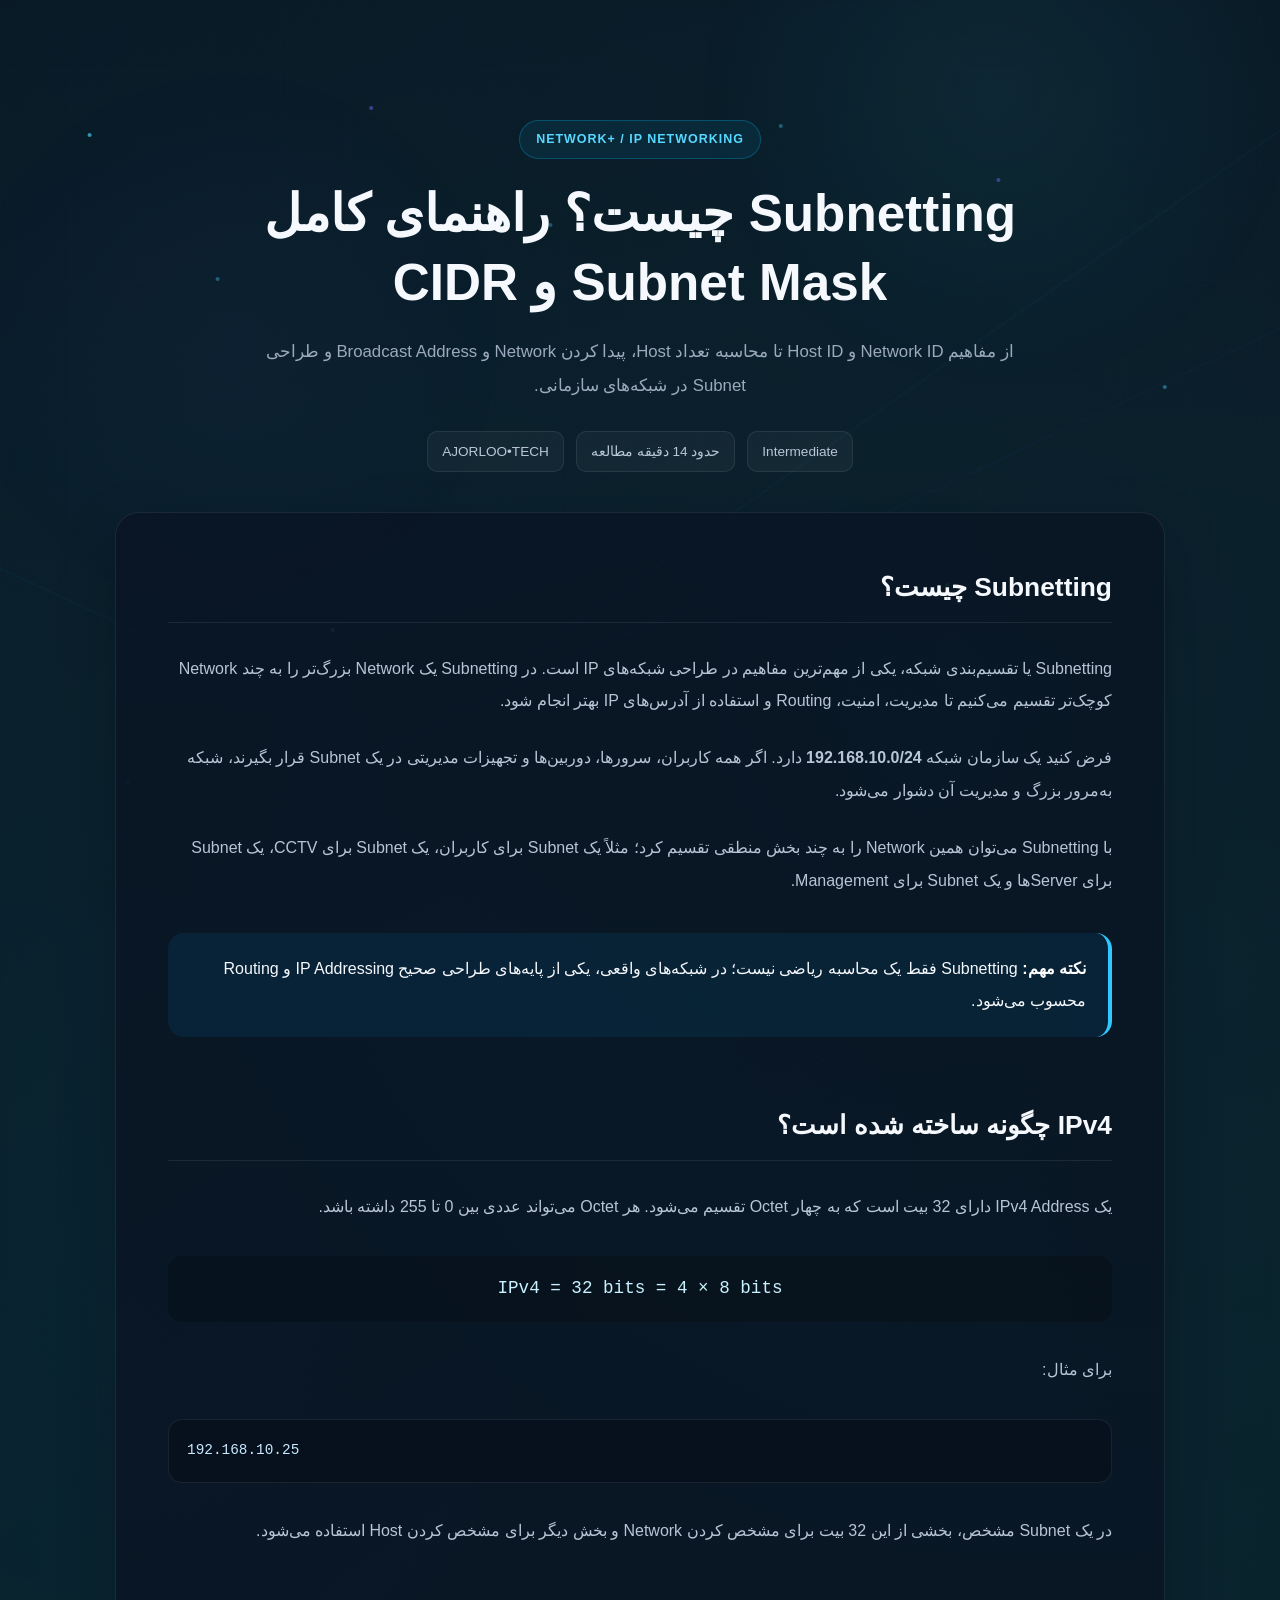
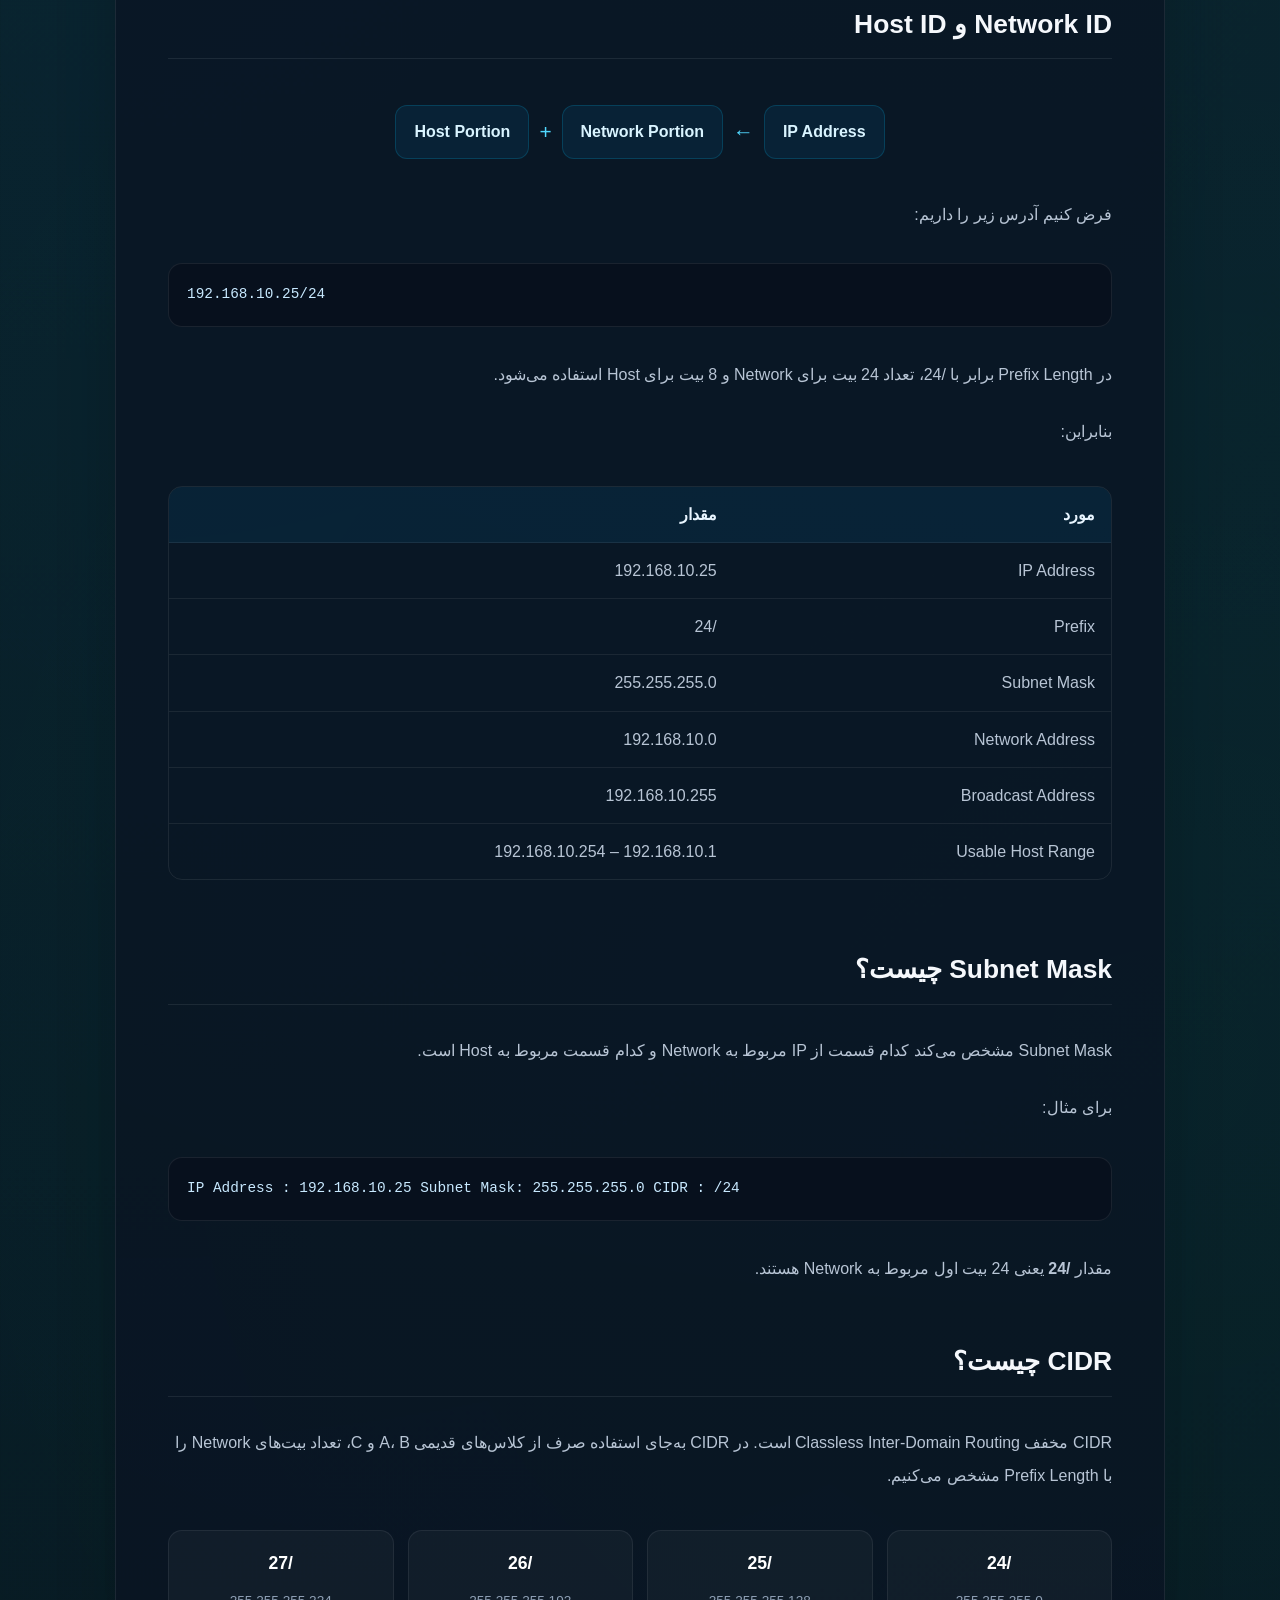
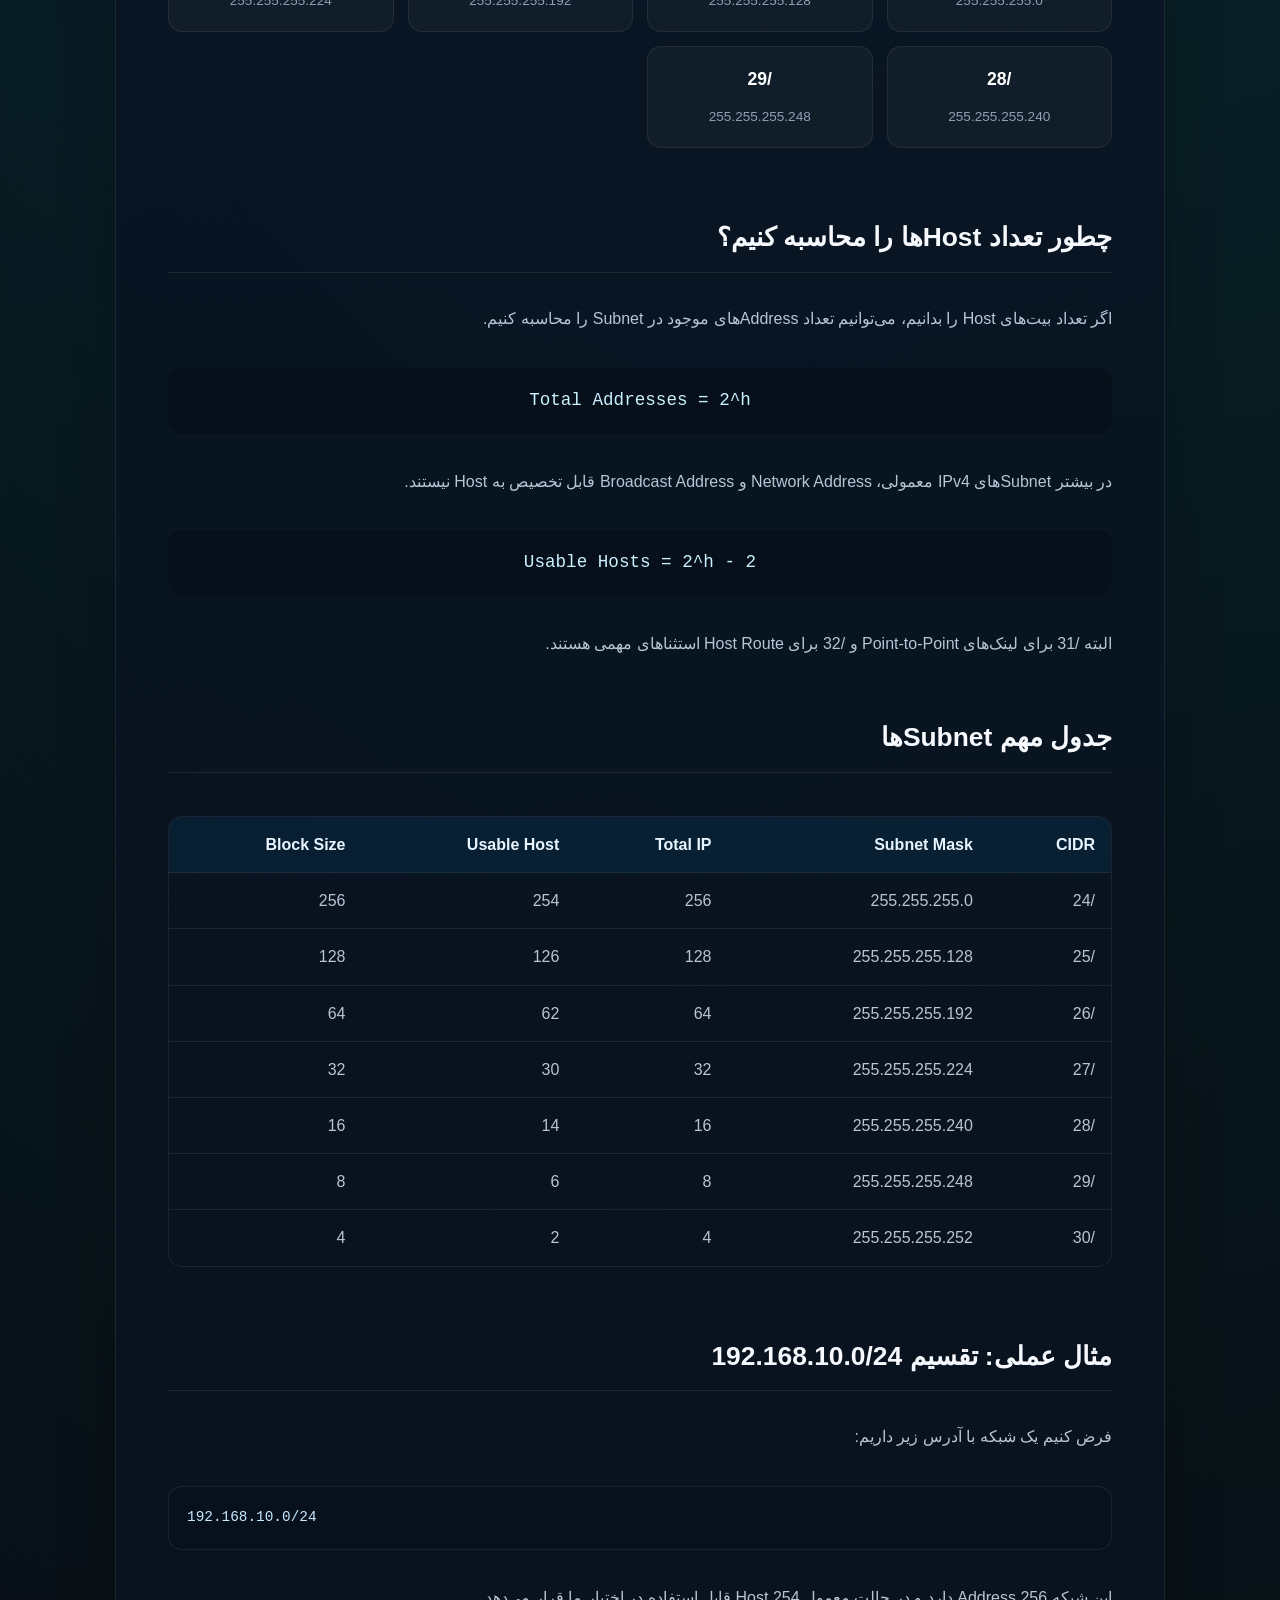
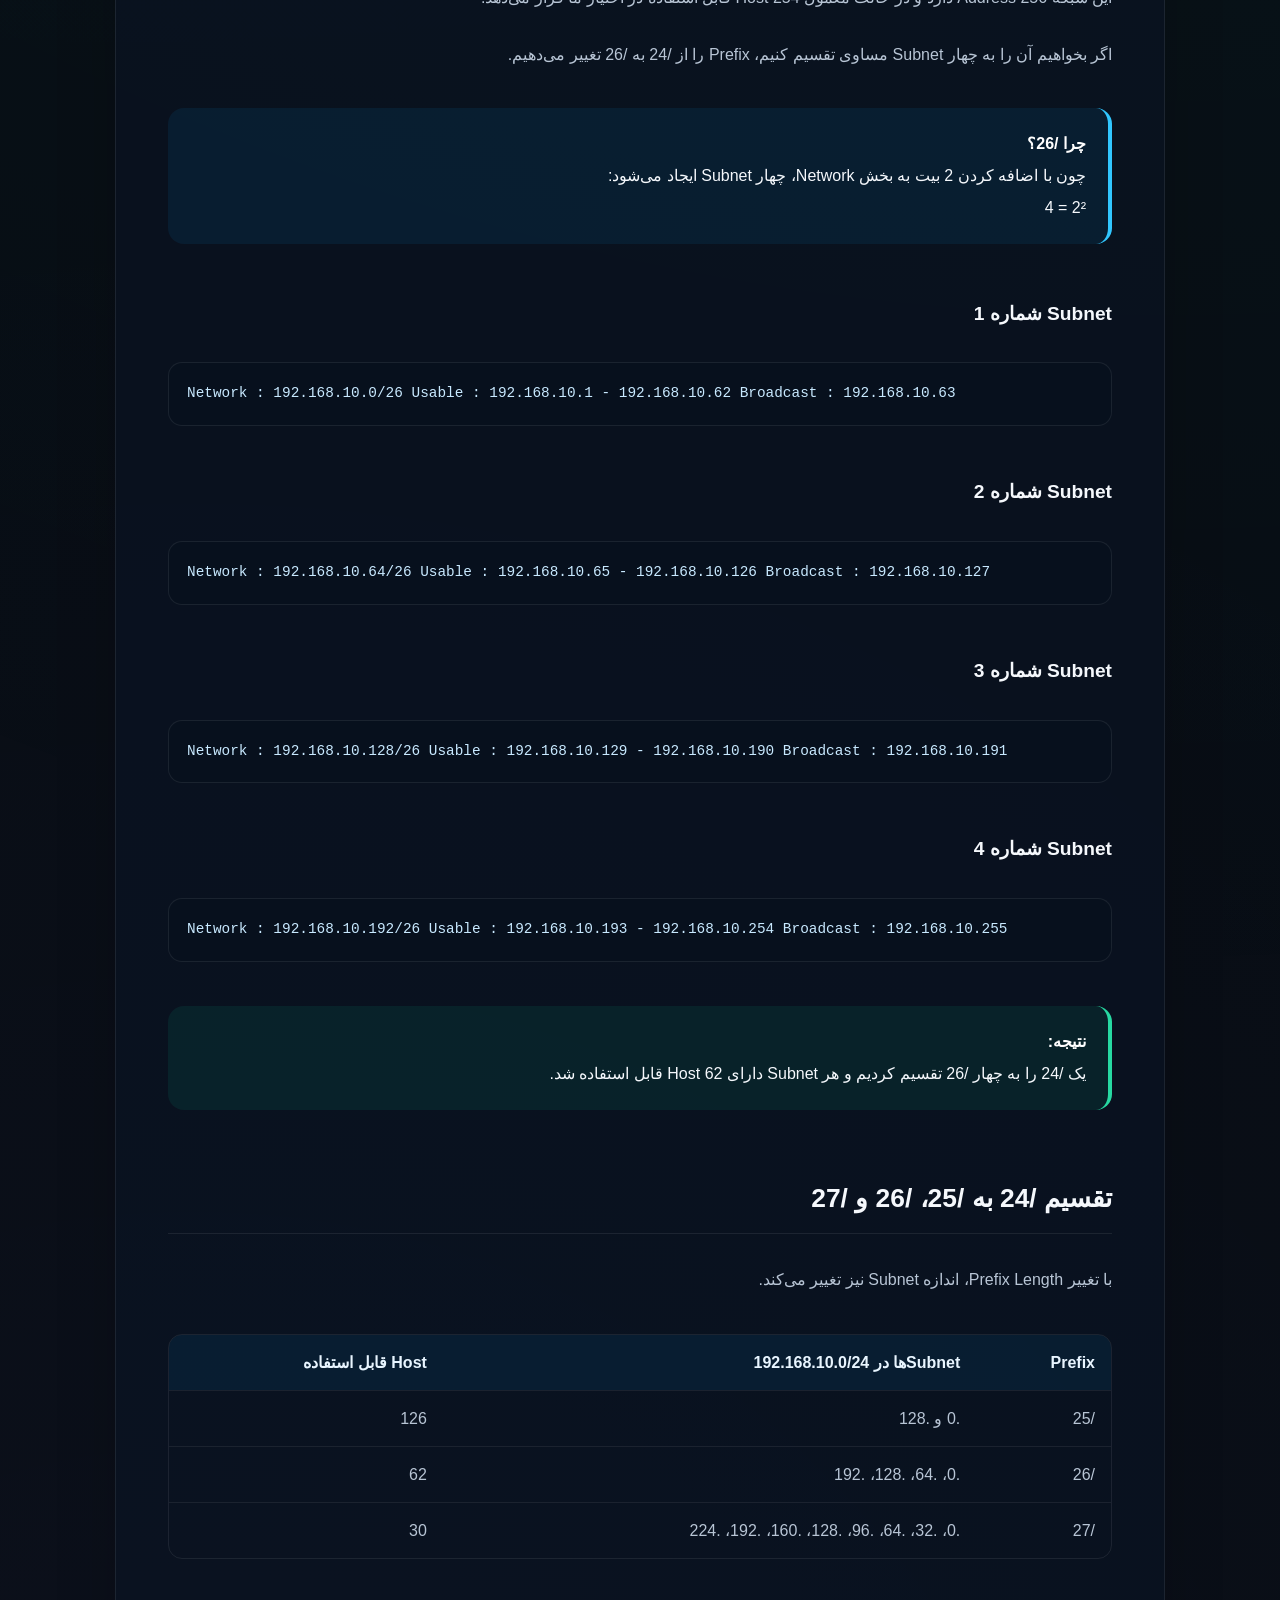
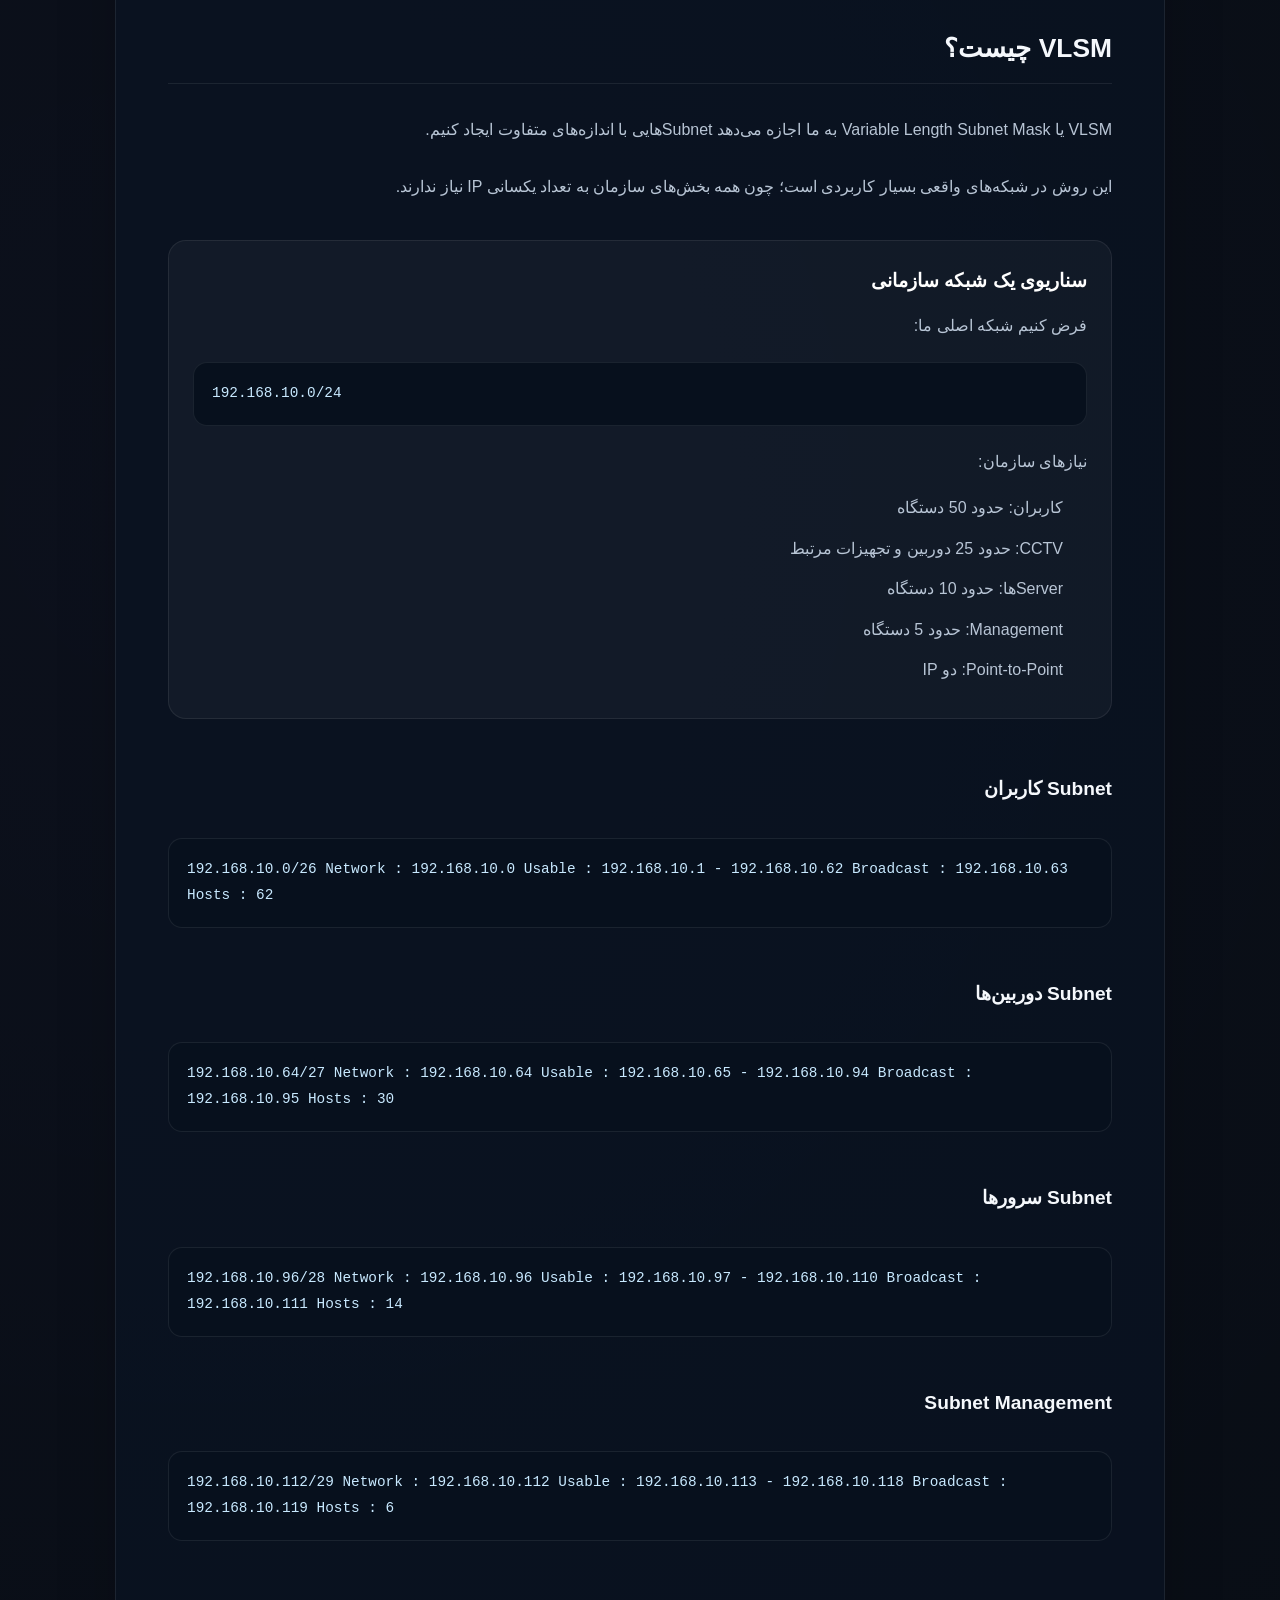
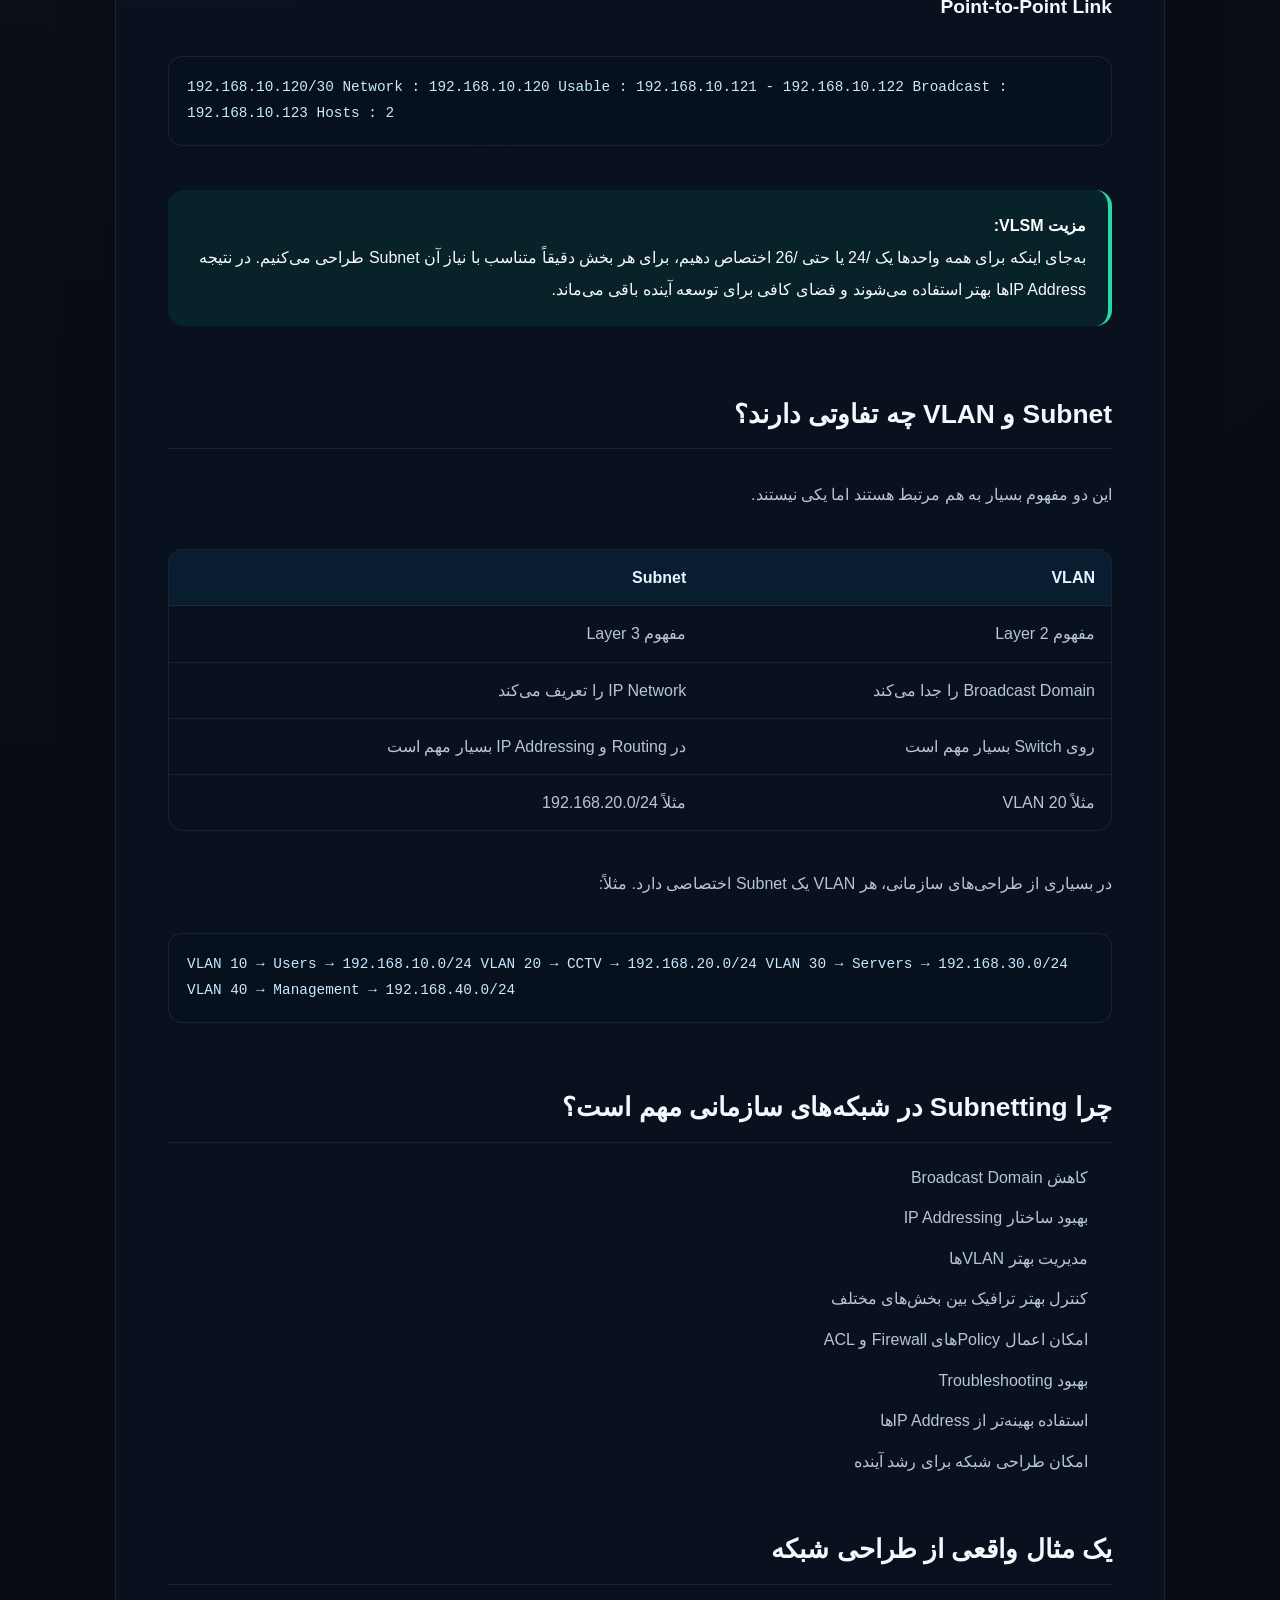
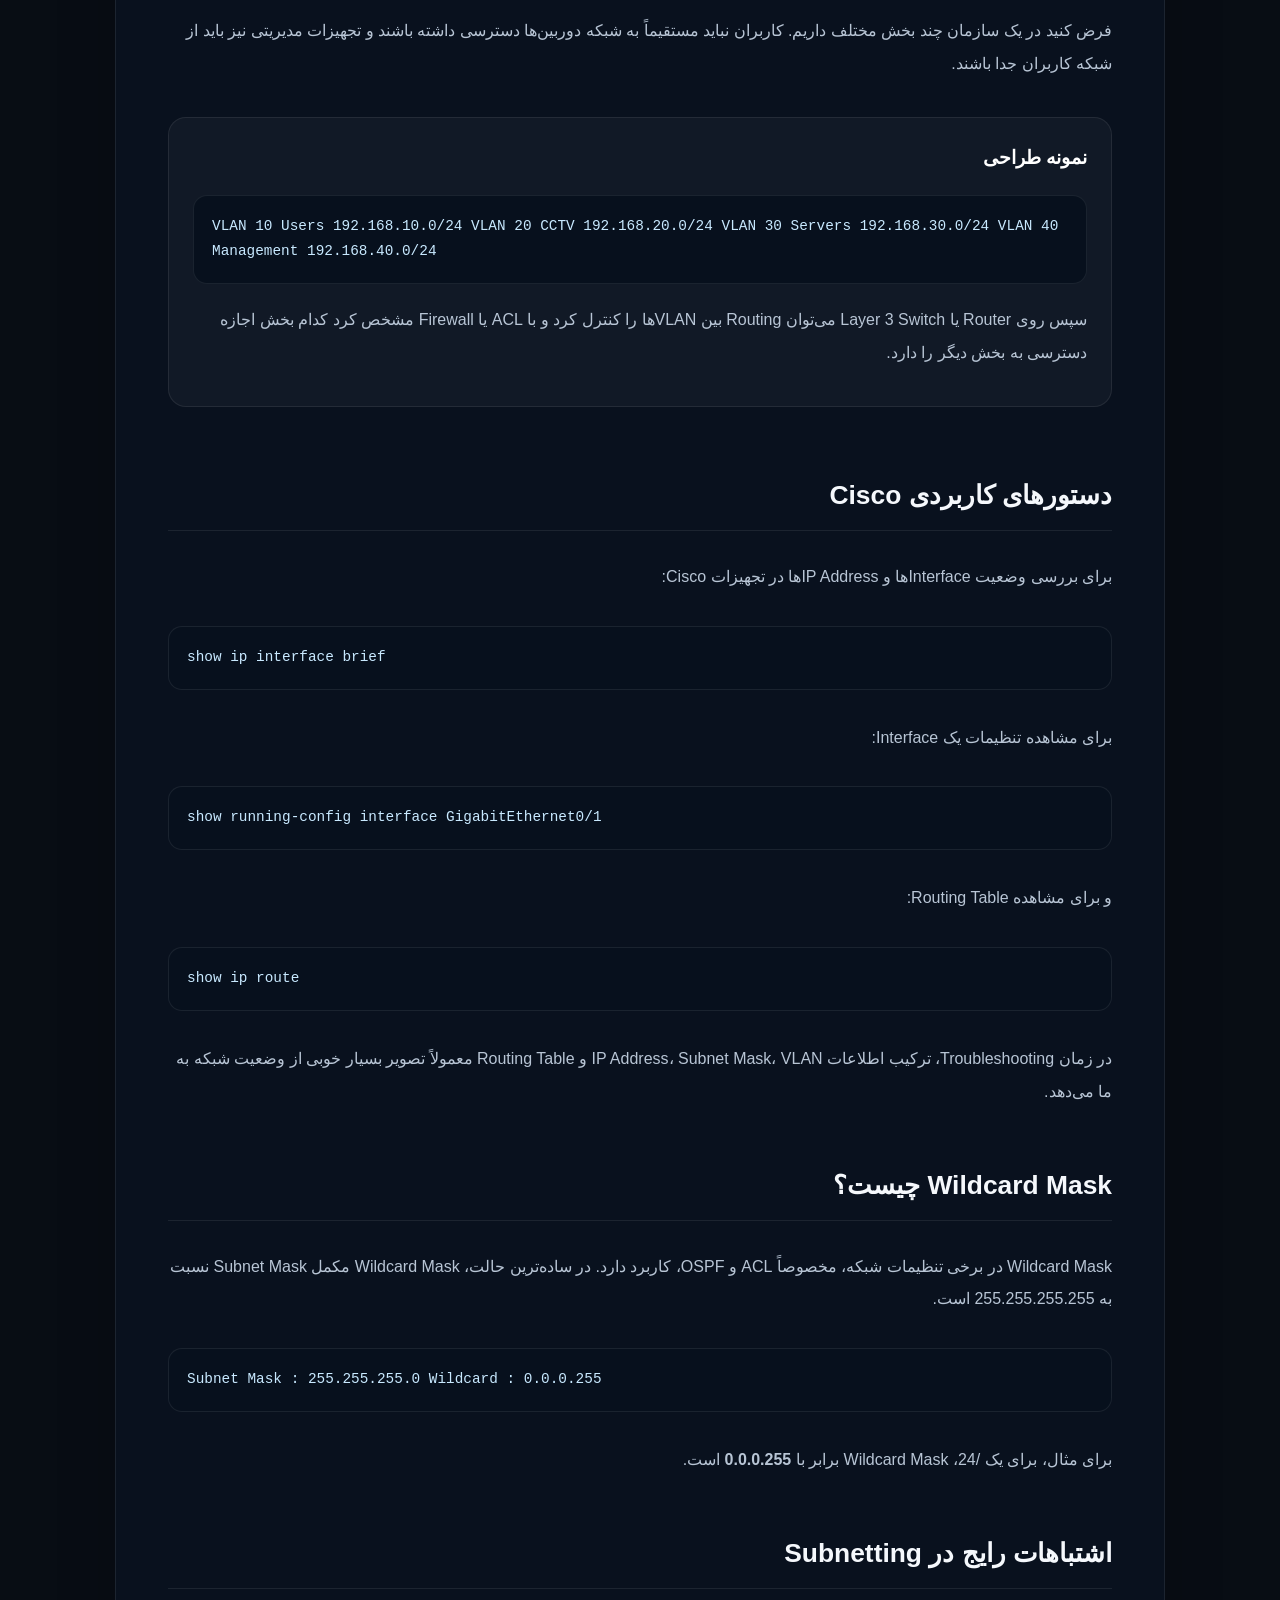
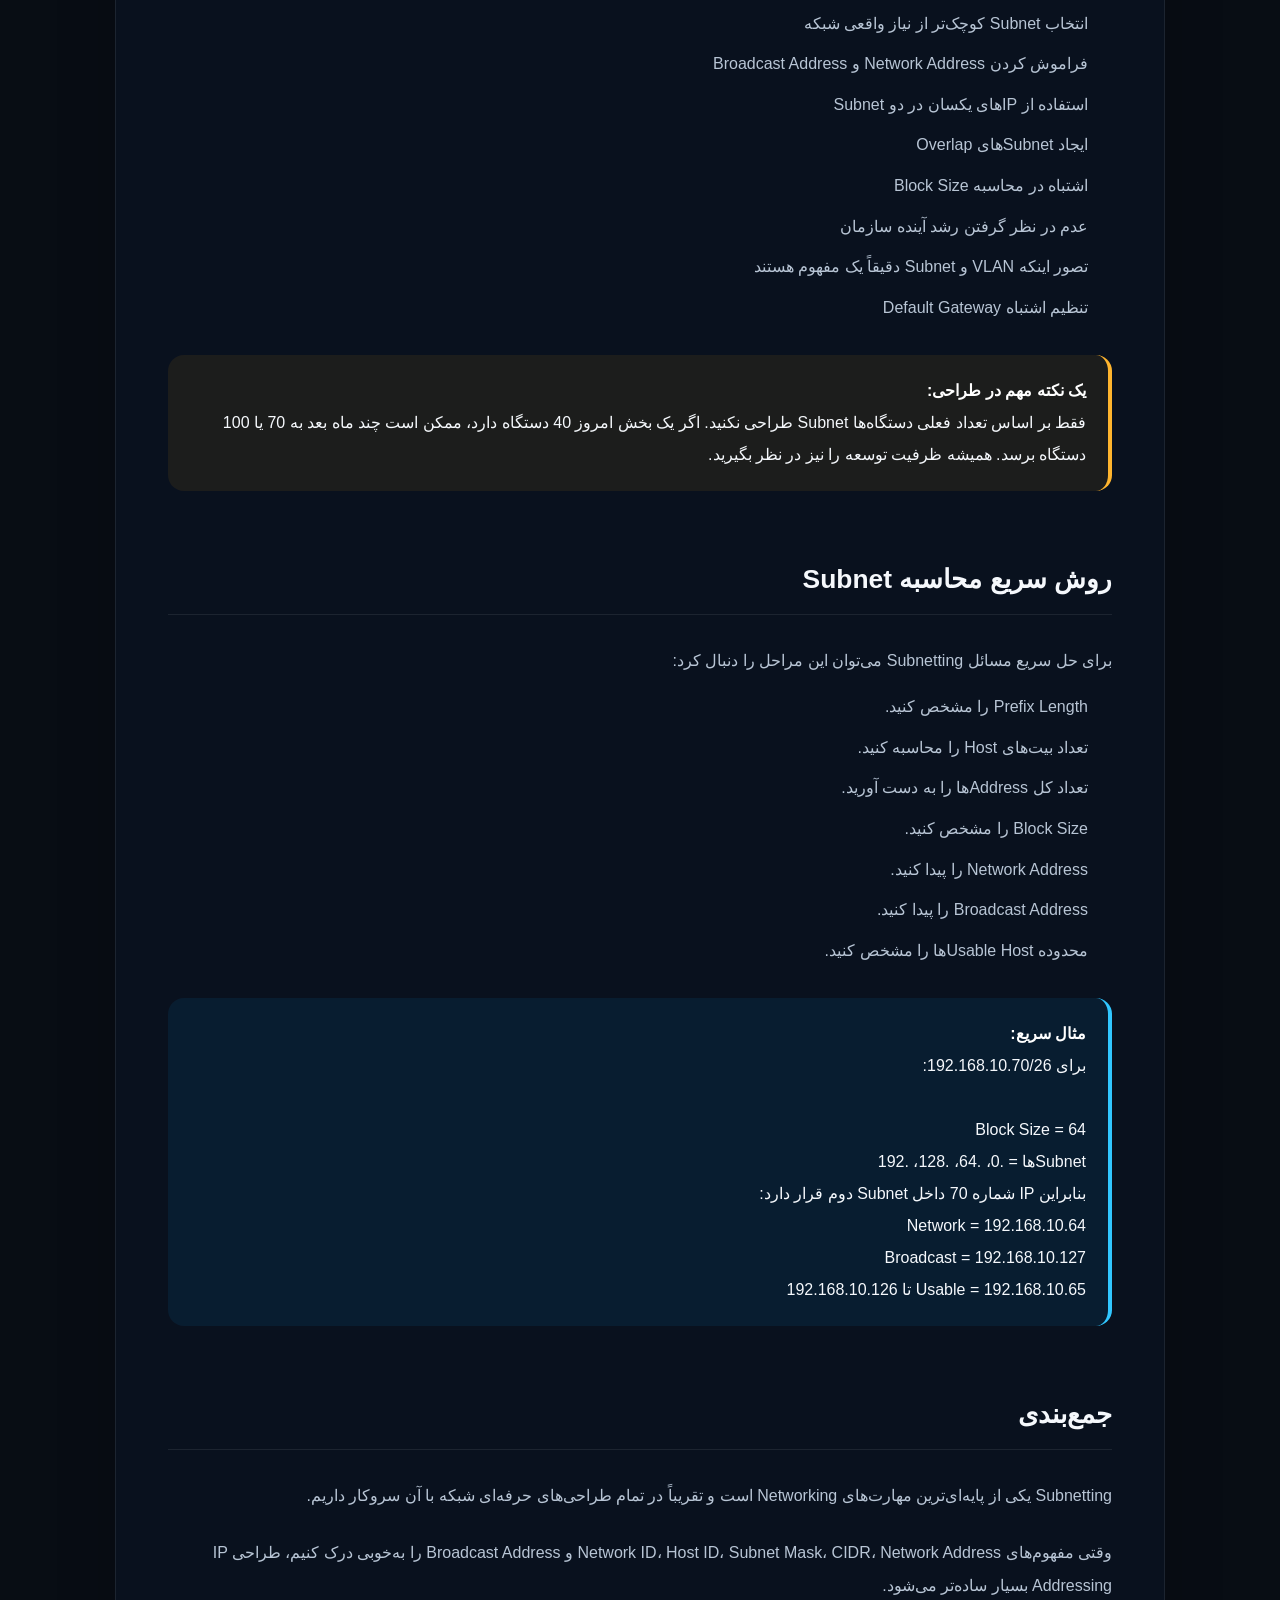
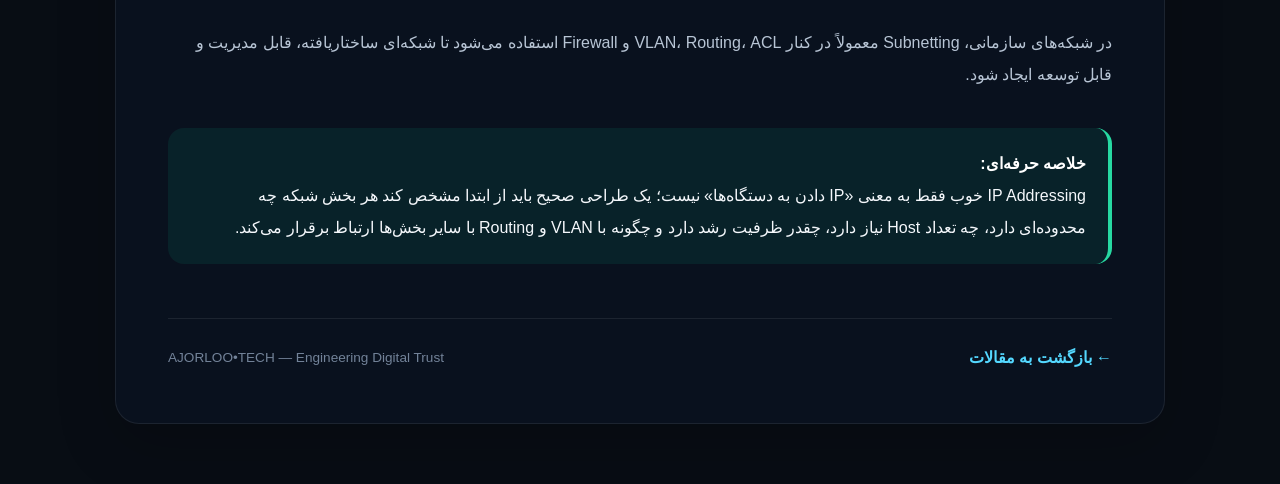
<file: subnetting.html>
<!DOCTYPE html>
<html lang="fa" dir="rtl">
<head>
  <meta charset="UTF-8" />
  <meta name="viewport" content="width=device-width, initial-scale=1.0" />

  <title>Subnetting چیست؟ راهنمای کامل Subnet Mask و CIDR | AJORLOO•TECH</title>

  <meta
    name="description"
    content="آموزش کامل Subnetting، Subnet Mask، CIDR، Network ID، Broadcast، محاسبه تعداد Host و طراحی Subnet در شبکه‌های سازمانی."
  />

  <link rel="stylesheet" href="../styles.css" />

  <style>
    .article-page {
      min-height: 100vh;
      padding: 120px 20px 60px;
      background:
        radial-gradient(circle at 10% 10%, rgba(0, 170, 255, 0.08), transparent 30%),
        radial-gradient(circle at 90% 20%, rgba(0, 255, 200, 0.06), transparent 30%);
    }

    .article-container {
      width: min(1050px, 100%);
      margin: 0 auto;
    }

    .article-header {
      text-align: center;
      margin-bottom: 40px;
    }

    .article-category-badge {
      display: inline-flex;
      align-items: center;
      padding: 8px 16px;
      border: 1px solid rgba(0, 200, 255, 0.25);
      border-radius: 999px;
      background: rgba(0, 180, 255, 0.08);
      color: #59d8ff;
      font-size: 0.78rem;
      font-weight: 700;
      letter-spacing: 1px;
      margin-bottom: 20px;
    }

    .article-header h1 {
      font-size: clamp(2rem, 4vw, 3.4rem);
      line-height: 1.35;
      margin: 0 auto 18px;
      max-width: 900px;
    }

    .article-header p {
      max-width: 800px;
      margin: 0 auto;
      color: #9baabd;
      font-size: 1.05rem;
      line-height: 2;
    }

    .article-meta-bar {
      display: flex;
      justify-content: center;
      flex-wrap: wrap;
      gap: 12px;
      margin-top: 28px;
    }

    .article-meta-item {
      padding: 8px 14px;
      border-radius: 10px;
      background: rgba(255,255,255,0.04);
      border: 1px solid rgba(255,255,255,0.08);
      color: #b9c6d6;
      font-size: 0.85rem;
    }

    .article-content {
      background: rgba(10, 20, 35, 0.72);
      border: 1px solid rgba(255,255,255,0.08);
      border-radius: 24px;
      padding: clamp(22px, 5vw, 52px);
      box-shadow: 0 20px 60px rgba(0,0,0,0.18);
    }

    .article-content h2 {
      font-size: 1.65rem;
      margin: 42px 0 18px;
      padding-bottom: 12px;
      border-bottom: 1px solid rgba(255,255,255,0.08);
    }

    .article-content h2:first-child {
      margin-top: 0;
    }

    .article-content h3 {
      font-size: 1.2rem;
      margin: 30px 0 12px;
    }

    .article-content p {
      color: #b8c5d5;
      line-height: 2.05;
      margin: 12px 0;
    }

    .article-content ul,
    .article-content ol {
      padding-right: 24px;
      color: #b8c5d5;
      line-height: 2.1;
    }

    .article-content li {
      margin-bottom: 7px;
    }

    .highlight-box,
    .warning-box,
    .success-box {
      margin: 24px 0;
      padding: 20px 22px;
      border-radius: 16px;
      line-height: 2;
    }

    .highlight-box {
      background: rgba(0, 170, 255, 0.08);
      border-right: 4px solid #31c7ff;
    }

    .warning-box {
      background: rgba(255, 170, 0, 0.08);
      border-right: 4px solid #ffb52e;
    }

    .success-box {
      background: rgba(0, 220, 160, 0.08);
      border-right: 4px solid #27d9a2;
    }

    .highlight-box strong,
    .warning-box strong,
    .success-box strong {
      color: #ffffff;
    }

    .comparison-table-wrapper {
      width: 100%;
      overflow-x: auto;
      margin: 25px 0;
      border-radius: 14px;
      border: 1px solid rgba(255,255,255,0.08);
    }

    .comparison-table {
      width: 100%;
      border-collapse: collapse;
      min-width: 650px;
    }

    .comparison-table th,
    .comparison-table td {
      padding: 14px 16px;
      text-align: right;
      border-bottom: 1px solid rgba(255,255,255,0.07);
    }

    .comparison-table th {
      background: rgba(0, 170, 255, 0.08);
      color: #e8f5ff;
      font-weight: 700;
    }

    .comparison-table td {
      color: #b8c5d5;
    }

    .comparison-table tr:last-child td {
      border-bottom: none;
    }

    .code-block {
      direction: ltr;
      text-align: left;
      overflow-x: auto;
      background: #07101d;
      border: 1px solid rgba(255,255,255,0.08);
      border-radius: 14px;
      padding: 18px;
      margin: 20px 0;
      color: #c8e9ff;
      font-family: Consolas, Monaco, monospace;
      font-size: 0.9rem;
      line-height: 1.8;
    }

    .scenario-card {
      margin: 24px 0;
      padding: 24px;
      border-radius: 18px;
      background: rgba(255,255,255,0.035);
      border: 1px solid rgba(255,255,255,0.08);
    }

    .scenario-card h3 {
      margin-top: 0;
      color: #ffffff;
    }

    .flow {
      display: flex;
      align-items: center;
      justify-content: center;
      flex-wrap: wrap;
      gap: 10px;
      margin: 28px 0;
    }

    .flow-item {
      padding: 12px 18px;
      border-radius: 12px;
      background: rgba(0, 170, 255, 0.08);
      border: 1px solid rgba(0, 200, 255, 0.18);
      color: #d9f4ff;
      font-weight: 600;
    }

    .flow-arrow {
      color: #51d8ff;
      font-size: 1.3rem;
    }

    .article-footer {
      display: flex;
      justify-content: space-between;
      align-items: center;
      gap: 20px;
      flex-wrap: wrap;
      margin-top: 30px;
      padding-top: 25px;
      border-top: 1px solid rgba(255,255,255,0.08);
    }

    .back-link {
      display: inline-flex;
      align-items: center;
      gap: 8px;
      color: #54d8ff;
      text-decoration: none;
      font-weight: 700;
    }

    .back-link:hover {
      opacity: 0.8;
    }

    .article-brand {
      color: #738399;
      font-size: 0.85rem;
    }

    .formula {
      direction: ltr;
      text-align: center;
      font-family: Consolas, Monaco, monospace;
      font-size: 1.1rem;
      padding: 18px;
      margin: 20px 0;
      border-radius: 14px;
      background: rgba(0,0,0,0.22);
      color: #c9f1ff;
    }

    .number-grid {
      display: grid;
      grid-template-columns: repeat(auto-fit, minmax(180px, 1fr));
      gap: 14px;
      margin: 25px 0;
    }

    .number-card {
      padding: 18px;
      border-radius: 14px;
      background: rgba(255,255,255,0.035);
      border: 1px solid rgba(255,255,255,0.07);
      text-align: center;
    }

    .number-card strong {
      display: block;
      color: #ffffff;
      font-size: 1.1rem;
      margin-bottom: 7px;
    }

    .number-card span {
      color: #8fa0b5;
      font-size: 0.85rem;
    }

    @media (max-width: 700px) {
      .article-page {
        padding: 95px 14px 40px;
      }

      .article-content {
        padding: 22px 17px;
        border-radius: 18px;
      }

      .article-header h1 {
        font-size: 1.9rem;
      }

      .article-content h2 {
        font-size: 1.4rem;
      }

      .flow {
        flex-direction: column;
      }

      .flow-arrow {
        transform: rotate(90deg);
      }
    }
  </style>
</head>

<body>

  <main class="article-page">
    <div class="article-container">

      <header class="article-header">

        <div class="article-category-badge">
          NETWORK+ / IP NETWORKING
        </div>

        <h1>
          Subnetting چیست؟ راهنمای کامل Subnet Mask و CIDR
        </h1>

        <p>
          از مفاهیم Network ID و Host ID تا محاسبه تعداد Host،
          پیدا کردن Network و Broadcast Address و طراحی Subnet در شبکه‌های سازمانی.
        </p>

        <div class="article-meta-bar">
          <span class="article-meta-item">Intermediate</span>
          <span class="article-meta-item">حدود 14 دقیقه مطالعه</span>
          <span class="article-meta-item">AJORLOO•TECH</span>
        </div>

      </header>


      <article class="article-content">

        <h2>Subnetting چیست؟</h2>

        <p>
          Subnetting یا تقسیم‌بندی شبکه، یکی از مهم‌ترین مفاهیم در طراحی
          شبکه‌های IP است. در Subnetting یک Network بزرگ‌تر را به چند
          Network کوچک‌تر تقسیم می‌کنیم تا مدیریت، امنیت، Routing و استفاده
          از آدرس‌های IP بهتر انجام شود.
        </p>

        <p>
          فرض کنید یک سازمان شبکه
          <strong>192.168.10.0/24</strong>
          دارد. اگر همه کاربران، سرورها، دوربین‌ها و تجهیزات مدیریتی در
          یک Subnet قرار بگیرند، شبکه به‌مرور بزرگ و مدیریت آن دشوار می‌شود.
        </p>

        <p>
          با Subnetting می‌توان همین Network را به چند بخش منطقی تقسیم کرد؛
          مثلاً یک Subnet برای کاربران، یک Subnet برای CCTV، یک Subnet برای
          Serverها و یک Subnet برای Management.
        </p>

        <div class="highlight-box">
          <strong>نکته مهم:</strong>
          Subnetting فقط یک محاسبه ریاضی نیست؛ در شبکه‌های واقعی، یکی از
          پایه‌های طراحی صحیح IP Addressing و Routing محسوب می‌شود.
        </div>


        <h2>IPv4 چگونه ساخته شده است؟</h2>

        <p>
          یک IPv4 Address دارای 32 بیت است که به چهار Octet تقسیم می‌شود.
          هر Octet می‌تواند عددی بین 0 تا 255 داشته باشد.
        </p>

        <div class="formula">
          IPv4 = 32 bits = 4 × 8 bits
        </div>

        <p>
          برای مثال:
        </p>

        <div class="code-block">
192.168.10.25
        </div>

        <p>
          در یک Subnet مشخص، بخشی از این 32 بیت برای مشخص کردن Network
          و بخش دیگر برای مشخص کردن Host استفاده می‌شود.
        </p>


        <h2>Network ID و Host ID</h2>

        <div class="flow">
          <div class="flow-item">IP Address</div>
          <div class="flow-arrow">←</div>
          <div class="flow-item">Network Portion</div>
          <div class="flow-arrow">+</div>
          <div class="flow-item">Host Portion</div>
        </div>

        <p>
          فرض کنیم آدرس زیر را داریم:
        </p>

        <div class="code-block">
192.168.10.25/24
        </div>

        <p>
          در Prefix Length برابر با /24، تعداد 24 بیت برای Network و
          8 بیت برای Host استفاده می‌شود.
        </p>

        <p>
          بنابراین:
        </p>

        <div class="comparison-table-wrapper">
          <table class="comparison-table">
            <thead>
              <tr>
                <th>مورد</th>
                <th>مقدار</th>
              </tr>
            </thead>

            <tbody>
              <tr>
                <td>IP Address</td>
                <td>192.168.10.25</td>
              </tr>

              <tr>
                <td>Prefix</td>
                <td>/24</td>
              </tr>

              <tr>
                <td>Subnet Mask</td>
                <td>255.255.255.0</td>
              </tr>

              <tr>
                <td>Network Address</td>
                <td>192.168.10.0</td>
              </tr>

              <tr>
                <td>Broadcast Address</td>
                <td>192.168.10.255</td>
              </tr>

              <tr>
                <td>Usable Host Range</td>
                <td>192.168.10.1 – 192.168.10.254</td>
              </tr>
            </tbody>
          </table>
        </div>


        <h2>Subnet Mask چیست؟</h2>

        <p>
          Subnet Mask مشخص می‌کند کدام قسمت از IP مربوط به Network و
          کدام قسمت مربوط به Host است.
        </p>

        <p>
          برای مثال:
        </p>

        <div class="code-block">
IP Address : 192.168.10.25
Subnet Mask: 255.255.255.0
CIDR       : /24
        </div>

        <p>
          مقدار <strong>/24</strong> یعنی 24 بیت اول مربوط به Network
          هستند.
        </p>


        <h2>CIDR چیست؟</h2>

        <p>
          CIDR مخفف Classless Inter-Domain Routing است.
          در CIDR به‌جای استفاده صرف از کلاس‌های قدیمی A، B و C،
          تعداد بیت‌های Network را با Prefix Length مشخص می‌کنیم.
        </p>

        <div class="number-grid">

          <div class="number-card">
            <strong>/24</strong>
            <span>255.255.255.0</span>
          </div>

          <div class="number-card">
            <strong>/25</strong>
            <span>255.255.255.128</span>
          </div>

          <div class="number-card">
            <strong>/26</strong>
            <span>255.255.255.192</span>
          </div>

          <div class="number-card">
            <strong>/27</strong>
            <span>255.255.255.224</span>
          </div>

          <div class="number-card">
            <strong>/28</strong>
            <span>255.255.255.240</span>
          </div>

          <div class="number-card">
            <strong>/29</strong>
            <span>255.255.255.248</span>
          </div>

        </div>


        <h2>چطور تعداد Hostها را محاسبه کنیم؟</h2>

        <p>
          اگر تعداد بیت‌های Host را بدانیم، می‌توانیم تعداد Addressهای
          موجود در Subnet را محاسبه کنیم.
        </p>

        <div class="formula">
          Total Addresses = 2^h
        </div>

        <p>
          در بیشتر Subnetهای IPv4 معمولی، Network Address و Broadcast Address
          قابل تخصیص به Host نیستند.
        </p>

        <div class="formula">
          Usable Hosts = 2^h - 2
        </div>

        <p>
          البته /31 برای لینک‌های Point-to-Point و /32 برای Host Route
          استثناهای مهمی هستند.
        </p>


        <h2>جدول مهم Subnetها</h2>

        <div class="comparison-table-wrapper">
          <table class="comparison-table">
            <thead>
              <tr>
                <th>CIDR</th>
                <th>Subnet Mask</th>
                <th>Total IP</th>
                <th>Usable Host</th>
                <th>Block Size</th>
              </tr>
            </thead>

            <tbody>

              <tr>
                <td>/24</td>
                <td>255.255.255.0</td>
                <td>256</td>
                <td>254</td>
                <td>256</td>
              </tr>

              <tr>
                <td>/25</td>
                <td>255.255.255.128</td>
                <td>128</td>
                <td>126</td>
                <td>128</td>
              </tr>

              <tr>
                <td>/26</td>
                <td>255.255.255.192</td>
                <td>64</td>
                <td>62</td>
                <td>64</td>
              </tr>

              <tr>
                <td>/27</td>
                <td>255.255.255.224</td>
                <td>32</td>
                <td>30</td>
                <td>32</td>
              </tr>

              <tr>
                <td>/28</td>
                <td>255.255.255.240</td>
                <td>16</td>
                <td>14</td>
                <td>16</td>
              </tr>

              <tr>
                <td>/29</td>
                <td>255.255.255.248</td>
                <td>8</td>
                <td>6</td>
                <td>8</td>
              </tr>

              <tr>
                <td>/30</td>
                <td>255.255.255.252</td>
                <td>4</td>
                <td>2</td>
                <td>4</td>
              </tr>

            </tbody>
          </table>
        </div>


        <h2>مثال عملی: تقسیم 192.168.10.0/24</h2>

        <p>
          فرض کنیم یک شبکه با آدرس زیر داریم:
        </p>

        <div class="code-block">
192.168.10.0/24
        </div>

        <p>
          این شبکه 256 Address دارد و در حالت معمول 254 Host قابل استفاده
          در اختیار ما قرار می‌دهد.
        </p>

        <p>
          اگر بخواهیم آن را به چهار Subnet مساوی تقسیم کنیم، Prefix را
          از /24 به /26 تغییر می‌دهیم.
        </p>

        <div class="highlight-box">
          <strong>چرا /26؟</strong>
          <br />
          چون با اضافه کردن 2 بیت به بخش Network، چهار Subnet ایجاد می‌شود:
          <br />
          2² = 4
        </div>


        <h3>Subnet شماره 1</h3>

        <div class="code-block">
Network   : 192.168.10.0/26
Usable    : 192.168.10.1 - 192.168.10.62
Broadcast : 192.168.10.63
        </div>


        <h3>Subnet شماره 2</h3>

        <div class="code-block">
Network   : 192.168.10.64/26
Usable    : 192.168.10.65 - 192.168.10.126
Broadcast : 192.168.10.127
        </div>


        <h3>Subnet شماره 3</h3>

        <div class="code-block">
Network   : 192.168.10.128/26
Usable    : 192.168.10.129 - 192.168.10.190
Broadcast : 192.168.10.191
        </div>


        <h3>Subnet شماره 4</h3>

        <div class="code-block">
Network   : 192.168.10.192/26
Usable    : 192.168.10.193 - 192.168.10.254
Broadcast : 192.168.10.255
        </div>


        <div class="success-box">
          <strong>نتیجه:</strong>
          <br />
          یک /24 را به چهار /26 تقسیم کردیم و هر Subnet دارای 62 Host
          قابل استفاده شد.
        </div>


        <h2>تقسیم /24 به /25، /26 و /27</h2>

        <p>
          با تغییر Prefix Length، اندازه Subnet نیز تغییر می‌کند.
        </p>

        <div class="comparison-table-wrapper">
          <table class="comparison-table">
            <thead>
              <tr>
                <th>Prefix</th>
                <th>Subnetها در 192.168.10.0/24</th>
                <th>Host قابل استفاده</th>
              </tr>
            </thead>

            <tbody>

              <tr>
                <td>/25</td>
                <td>.0 و .128</td>
                <td>126</td>
              </tr>

              <tr>
                <td>/26</td>
                <td>.0، .64، .128، .192</td>
                <td>62</td>
              </tr>

              <tr>
                <td>/27</td>
                <td>.0، .32، .64، .96، .128، .160، .192، .224</td>
                <td>30</td>
              </tr>

            </tbody>
          </table>
        </div>


        <h2>VLSM چیست؟</h2>

        <p>
          VLSM یا Variable Length Subnet Mask به ما اجازه می‌دهد
          Subnetهایی با اندازه‌های متفاوت ایجاد کنیم.
        </p>

        <p>
          این روش در شبکه‌های واقعی بسیار کاربردی است؛ چون همه بخش‌های
          سازمان به تعداد یکسانی IP نیاز ندارند.
        </p>

        <div class="scenario-card">

          <h3>سناریوی یک شبکه سازمانی</h3>

          <p>
            فرض کنیم شبکه اصلی ما:
          </p>

          <div class="code-block">
192.168.10.0/24
          </div>

          <p>
            نیازهای سازمان:
          </p>

          <ul>
            <li>کاربران: حدود 50 دستگاه</li>
            <li>CCTV: حدود 25 دوربین و تجهیزات مرتبط</li>
            <li>Serverها: حدود 10 دستگاه</li>
            <li>Management: حدود 5 دستگاه</li>
            <li>Point-to-Point: دو IP</li>
          </ul>

        </div>


        <h3>Subnet کاربران</h3>

        <div class="code-block">
192.168.10.0/26

Network   : 192.168.10.0
Usable    : 192.168.10.1 - 192.168.10.62
Broadcast : 192.168.10.63
Hosts     : 62
        </div>


        <h3>Subnet دوربین‌ها</h3>

        <div class="code-block">
192.168.10.64/27

Network   : 192.168.10.64
Usable    : 192.168.10.65 - 192.168.10.94
Broadcast : 192.168.10.95
Hosts     : 30
        </div>


        <h3>Subnet سرورها</h3>

        <div class="code-block">
192.168.10.96/28

Network   : 192.168.10.96
Usable    : 192.168.10.97 - 192.168.10.110
Broadcast : 192.168.10.111
Hosts     : 14
        </div>


        <h3>Subnet Management</h3>

        <div class="code-block">
192.168.10.112/29

Network   : 192.168.10.112
Usable    : 192.168.10.113 - 192.168.10.118
Broadcast : 192.168.10.119
Hosts     : 6
        </div>


        <h3>Point-to-Point Link</h3>

        <div class="code-block">
192.168.10.120/30

Network   : 192.168.10.120
Usable    : 192.168.10.121 - 192.168.10.122
Broadcast : 192.168.10.123
Hosts     : 2
        </div>


        <div class="success-box">
          <strong>مزیت VLSM:</strong>
          <br />
          به‌جای اینکه برای همه واحدها یک /24 یا حتی /26 اختصاص دهیم،
          برای هر بخش دقیقاً متناسب با نیاز آن Subnet طراحی می‌کنیم.
          در نتیجه IP Addressها بهتر استفاده می‌شوند و فضای کافی برای
          توسعه آینده باقی می‌ماند.
        </div>


        <h2>Subnet و VLAN چه تفاوتی دارند؟</h2>

        <p>
          این دو مفهوم بسیار به هم مرتبط هستند اما یکی نیستند.
        </p>

        <div class="comparison-table-wrapper">
          <table class="comparison-table">

            <thead>
              <tr>
                <th>VLAN</th>
                <th>Subnet</th>
              </tr>
            </thead>

            <tbody>

              <tr>
                <td>مفهوم Layer 2</td>
                <td>مفهوم Layer 3</td>
              </tr>

              <tr>
                <td>Broadcast Domain را جدا می‌کند</td>
                <td>IP Network را تعریف می‌کند</td>
              </tr>

              <tr>
                <td>روی Switch بسیار مهم است</td>
                <td>در Routing و IP Addressing بسیار مهم است</td>
              </tr>

              <tr>
                <td>مثلاً VLAN 20</td>
                <td>مثلاً 192.168.20.0/24</td>
              </tr>

            </tbody>

          </table>
        </div>

        <p>
          در بسیاری از طراحی‌های سازمانی، هر VLAN یک Subnet اختصاصی دارد.
          مثلاً:
        </p>

        <div class="code-block">
VLAN 10  → Users      → 192.168.10.0/24
VLAN 20  → CCTV       → 192.168.20.0/24
VLAN 30  → Servers    → 192.168.30.0/24
VLAN 40  → Management → 192.168.40.0/24
        </div>


        <h2>چرا Subnetting در شبکه‌های سازمانی مهم است؟</h2>

        <ul>
          <li>کاهش Broadcast Domain</li>
          <li>بهبود ساختار IP Addressing</li>
          <li>مدیریت بهتر VLANها</li>
          <li>کنترل بهتر ترافیک بین بخش‌های مختلف</li>
          <li>امکان اعمال Policyهای Firewall و ACL</li>
          <li>بهبود Troubleshooting</li>
          <li>استفاده بهینه‌تر از IP Addressها</li>
          <li>امکان طراحی شبکه برای رشد آینده</li>
        </ul>


        <h2>یک مثال واقعی از طراحی شبکه</h2>

        <p>
          فرض کنید در یک سازمان چند بخش مختلف داریم. کاربران نباید مستقیماً
          به شبکه دوربین‌ها دسترسی داشته باشند و تجهیزات مدیریتی نیز باید
          از شبکه کاربران جدا باشند.
        </p>

        <div class="scenario-card">

          <h3>نمونه طراحی</h3>

          <div class="code-block">
VLAN 10
Users
192.168.10.0/24

VLAN 20
CCTV
192.168.20.0/24

VLAN 30
Servers
192.168.30.0/24

VLAN 40
Management
192.168.40.0/24
          </div>

          <p>
            سپس روی Router یا Layer 3 Switch می‌توان Routing بین VLANها
            را کنترل کرد و با ACL یا Firewall مشخص کرد کدام بخش اجازه
            دسترسی به بخش دیگر را دارد.
          </p>

        </div>


        <h2>دستورهای کاربردی Cisco</h2>

        <p>
          برای بررسی وضعیت Interfaceها و IP Addressها در تجهیزات Cisco:
        </p>

        <div class="code-block">
show ip interface brief
        </div>

        <p>
          برای مشاهده تنظیمات یک Interface:
        </p>

        <div class="code-block">
show running-config interface GigabitEthernet0/1
        </div>

        <p>
          و برای مشاهده Routing Table:
        </p>

        <div class="code-block">
show ip route
        </div>

        <p>
          در زمان Troubleshooting، ترکیب اطلاعات IP Address، Subnet Mask،
          VLAN و Routing Table معمولاً تصویر بسیار خوبی از وضعیت شبکه
          به ما می‌دهد.
        </p>


        <h2>Wildcard Mask چیست؟</h2>

        <p>
          Wildcard Mask در برخی تنظیمات شبکه، مخصوصاً ACL و OSPF،
          کاربرد دارد. در ساده‌ترین حالت، Wildcard Mask مکمل Subnet Mask
          نسبت به 255.255.255.255 است.
        </p>

        <div class="code-block">
Subnet Mask : 255.255.255.0
Wildcard    : 0.0.0.255
        </div>

        <p>
          برای مثال، برای یک /24، Wildcard Mask برابر با
          <strong>0.0.0.255</strong> است.
        </p>


        <h2>اشتباهات رایج در Subnetting</h2>

        <ul>

          <li>
            انتخاب Subnet کوچک‌تر از نیاز واقعی شبکه
          </li>

          <li>
            فراموش کردن Network Address و Broadcast Address
          </li>

          <li>
            استفاده از IPهای یکسان در دو Subnet
          </li>

          <li>
            ایجاد Subnetهای Overlap
          </li>

          <li>
            اشتباه در محاسبه Block Size
          </li>

          <li>
            عدم در نظر گرفتن رشد آینده سازمان
          </li>

          <li>
            تصور اینکه VLAN و Subnet دقیقاً یک مفهوم هستند
          </li>

          <li>
            تنظیم اشتباه Default Gateway
          </li>

        </ul>


        <div class="warning-box">

          <strong>یک نکته مهم در طراحی:</strong>

          <br />

          فقط بر اساس تعداد فعلی دستگاه‌ها Subnet طراحی نکنید.
          اگر یک بخش امروز 40 دستگاه دارد، ممکن است چند ماه بعد
          به 70 یا 100 دستگاه برسد. همیشه ظرفیت توسعه را نیز در نظر بگیرید.

        </div>


        <h2>روش سریع محاسبه Subnet</h2>

        <p>
          برای حل سریع مسائل Subnetting می‌توان این مراحل را دنبال کرد:
        </p>

        <ol>

          <li>
            Prefix Length را مشخص کنید.
          </li>

          <li>
            تعداد بیت‌های Host را محاسبه کنید.
          </li>

          <li>
            تعداد کل Addressها را به دست آورید.
          </li>

          <li>
            Block Size را مشخص کنید.
          </li>

          <li>
            Network Address را پیدا کنید.
          </li>

          <li>
            Broadcast Address را پیدا کنید.
          </li>

          <li>
            محدوده Usable Hostها را مشخص کنید.
          </li>

        </ol>


        <div class="highlight-box">

          <strong>مثال سریع:</strong>

          <br />

          برای 192.168.10.70/26:

          <br /><br />

          Block Size = 64

          <br />

          Subnetها = .0، .64، .128، .192

          <br />

          بنابراین IP شماره 70 داخل Subnet دوم قرار دارد:

          <br />

          Network = 192.168.10.64

          <br />

          Broadcast = 192.168.10.127

          <br />

          Usable = 192.168.10.65 تا 192.168.10.126

        </div>


        <h2>جمع‌بندی</h2>

        <p>
          Subnetting یکی از پایه‌ای‌ترین مهارت‌های Networking است و تقریباً
          در تمام طراحی‌های حرفه‌ای شبکه با آن سروکار داریم.
        </p>

        <p>
          وقتی مفهوم‌های Network ID، Host ID، Subnet Mask، CIDR،
          Network Address و Broadcast Address را به‌خوبی درک کنیم،
          طراحی IP Addressing بسیار ساده‌تر می‌شود.
        </p>

        <p>
          در شبکه‌های سازمانی، Subnetting معمولاً در کنار VLAN،
          Routing، ACL و Firewall استفاده می‌شود تا شبکه‌ای ساختاریافته،
          قابل مدیریت و قابل توسعه ایجاد شود.
        </p>

        <div class="success-box">

          <strong>خلاصه حرفه‌ای:</strong>

          <br />

          IP Addressing خوب فقط به معنی «IP دادن به دستگاه‌ها» نیست؛
          یک طراحی صحیح باید از ابتدا مشخص کند هر بخش شبکه چه محدوده‌ای
          دارد، چه تعداد Host نیاز دارد، چقدر ظرفیت رشد دارد و چگونه
          با VLAN و Routing با سایر بخش‌ها ارتباط برقرار می‌کند.

        </div>


        <footer class="article-footer">

          <a
            href="../index.html#articles"
            class="back-link"
          >
            ← بازگشت به مقالات
          </a>

          <span class="article-brand">
            AJORLOO•TECH — Engineering Digital Trust
          </span>

        </footer>

      </article>

    </div>
  </main>

</body>
</html>
</file>
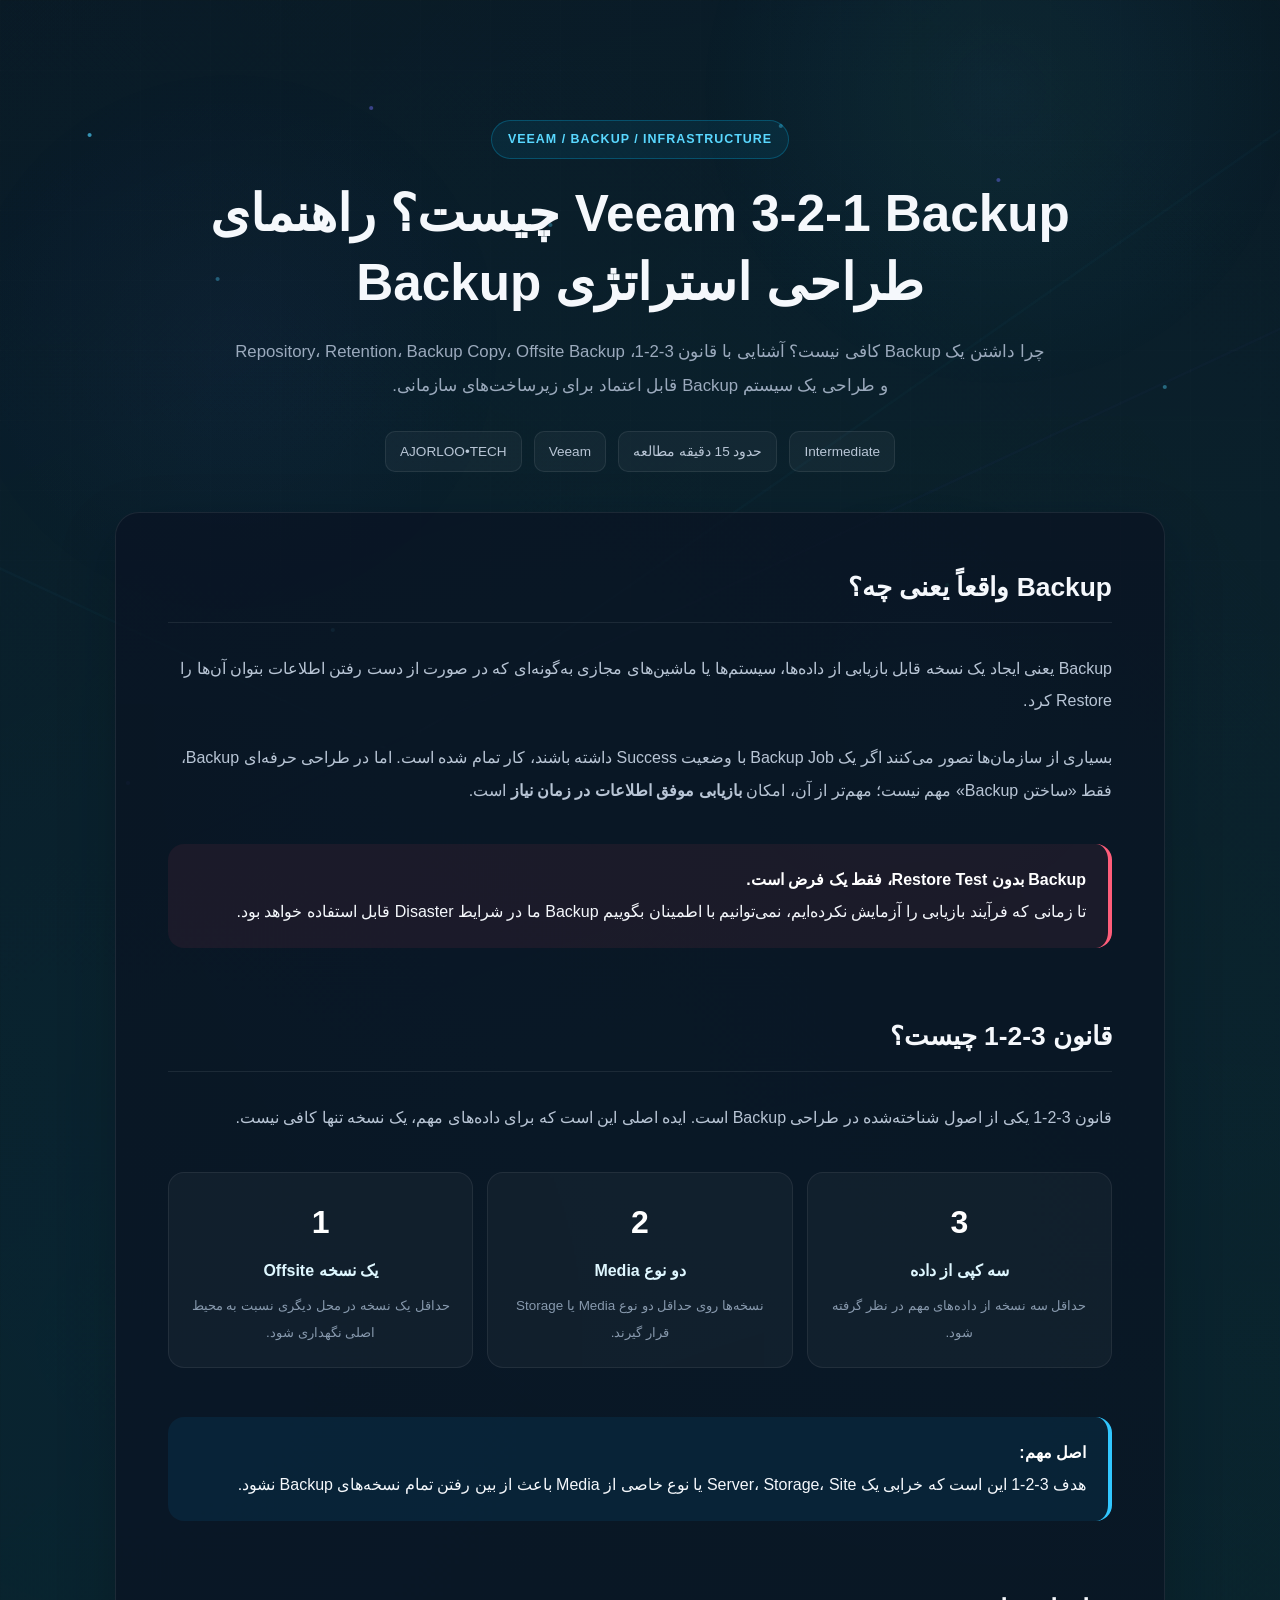
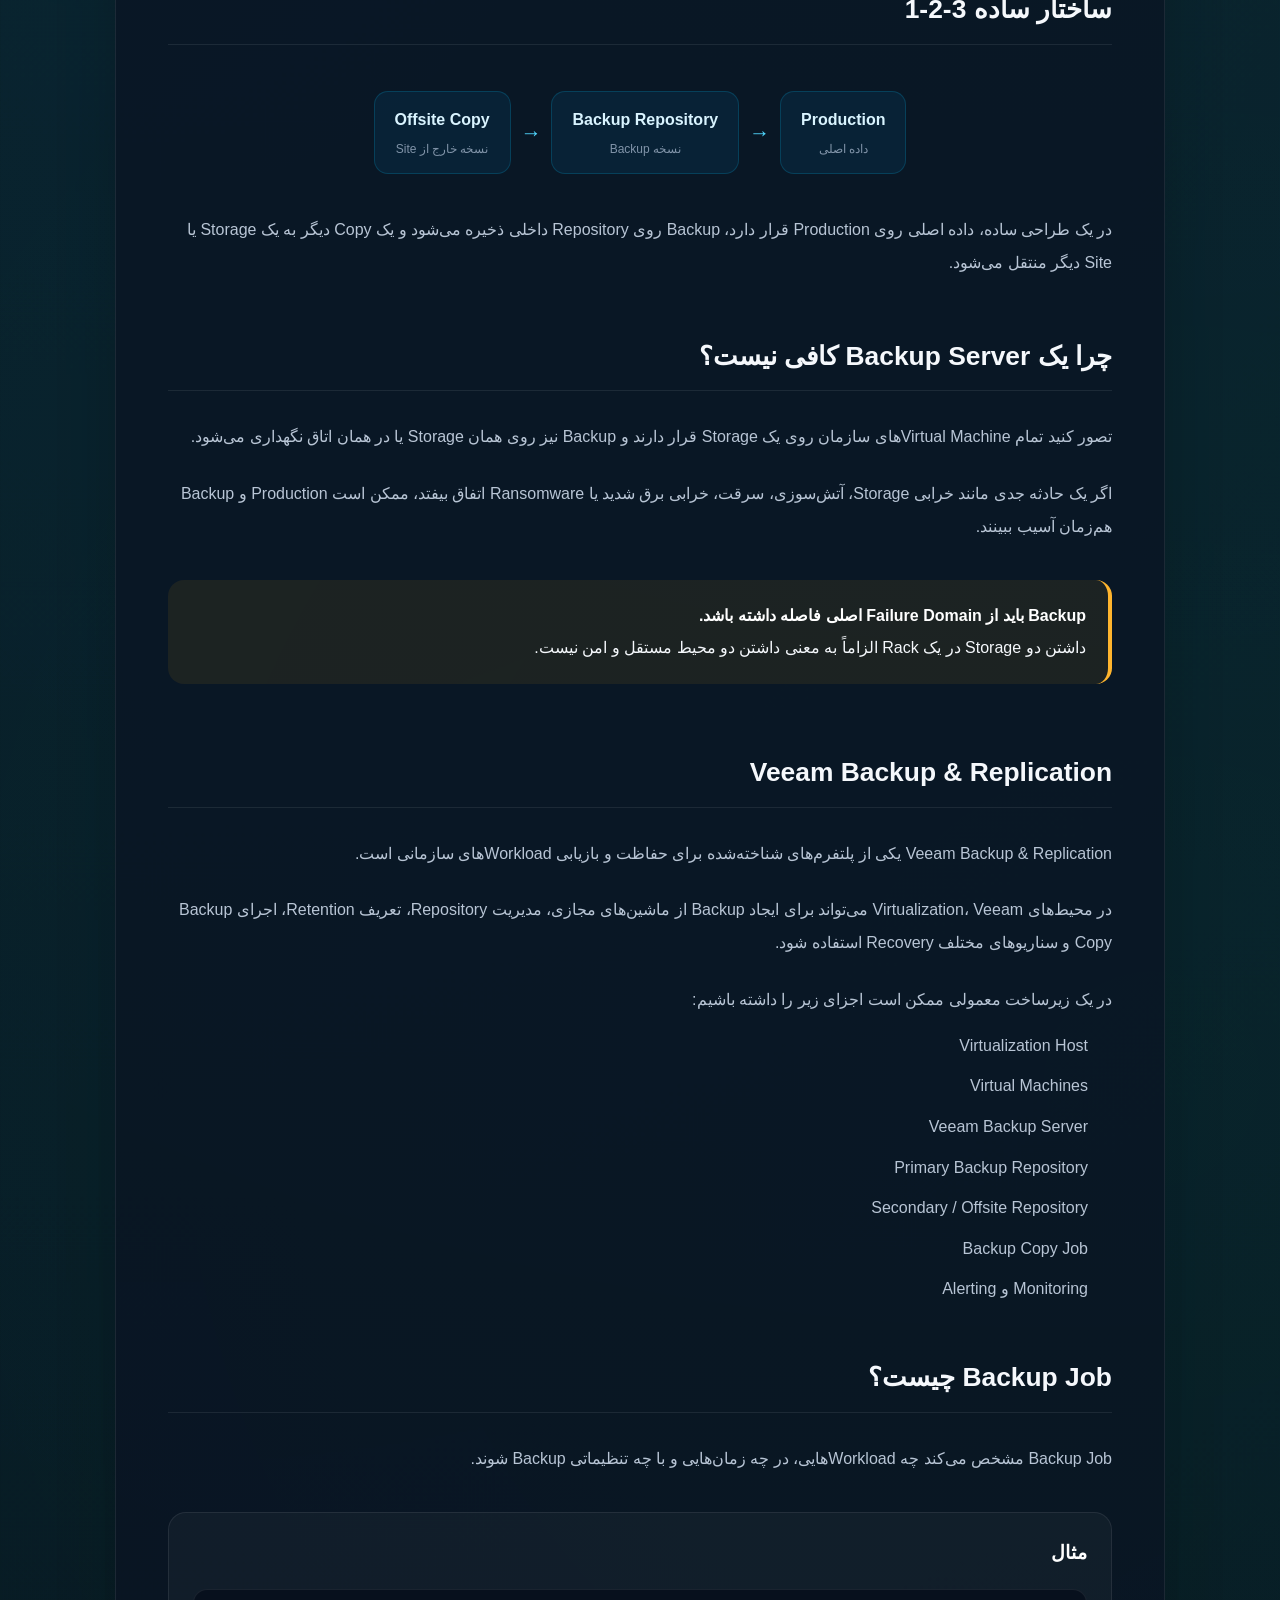
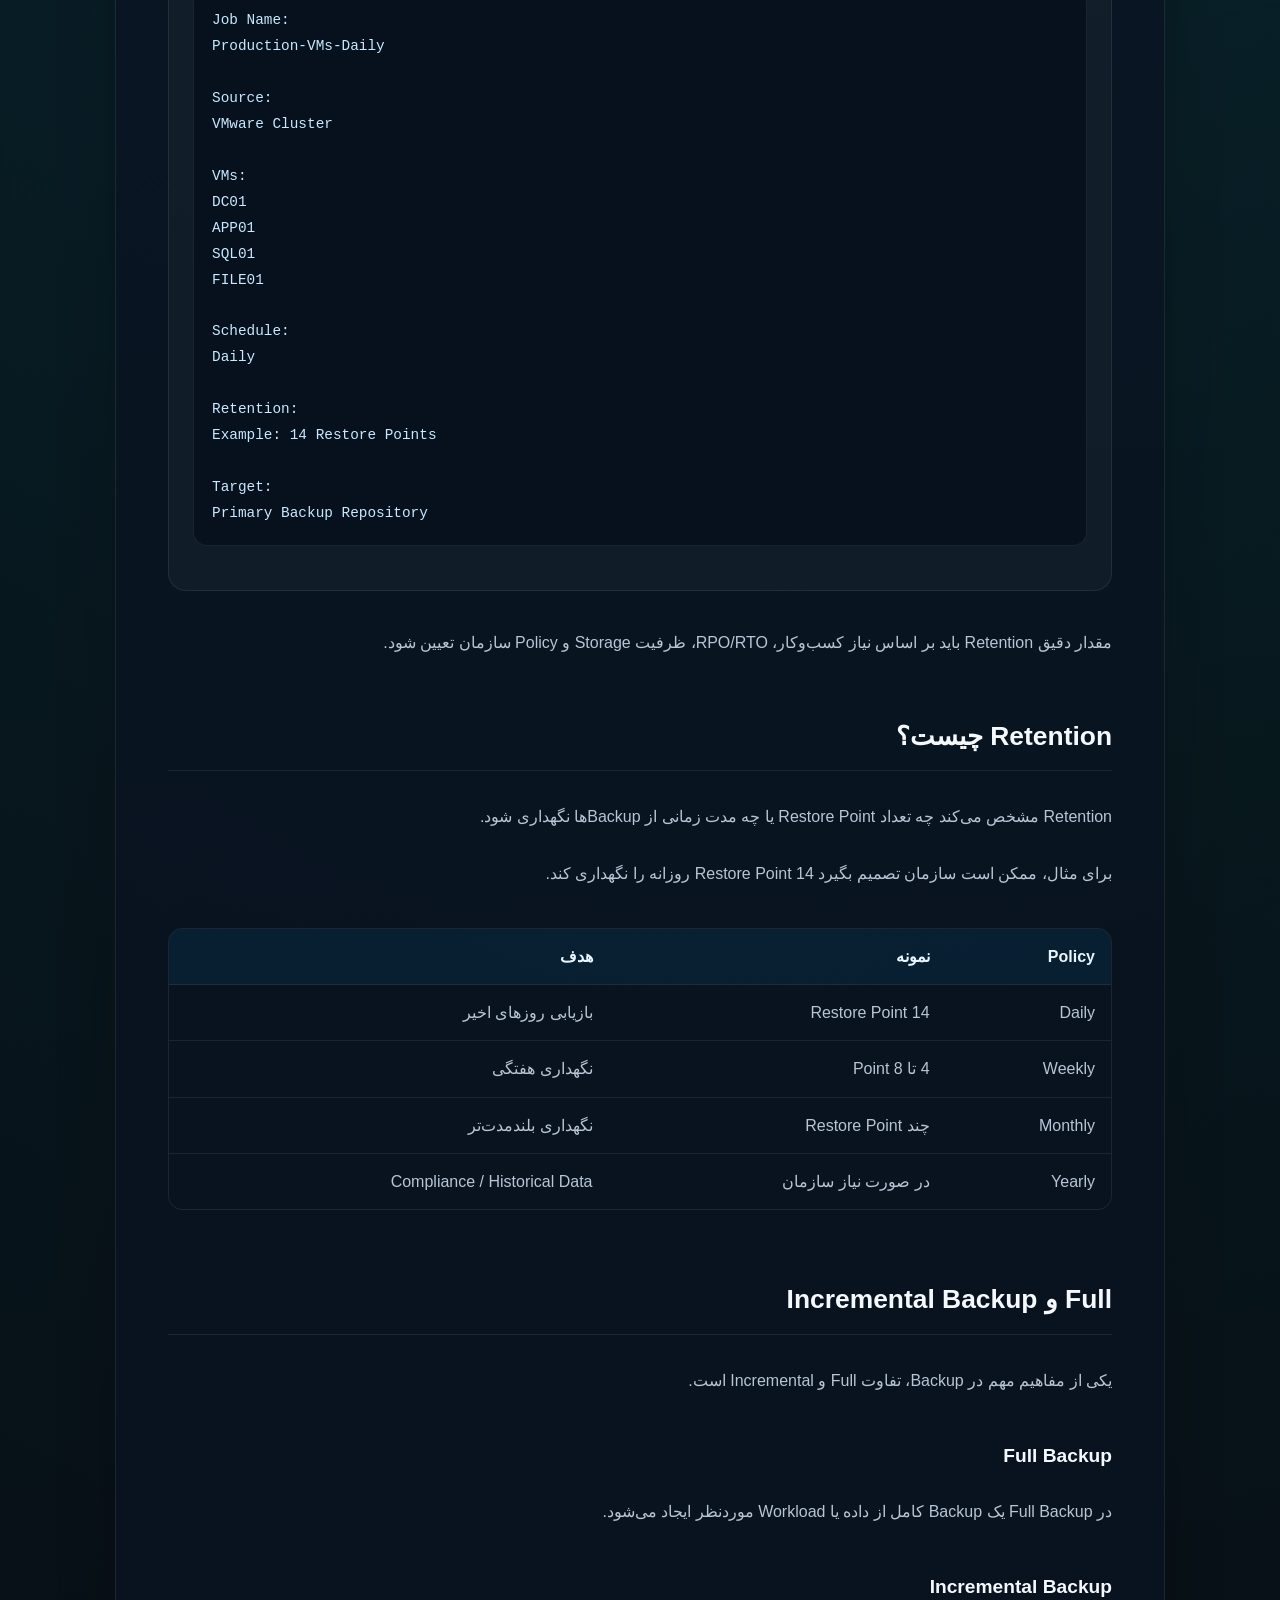
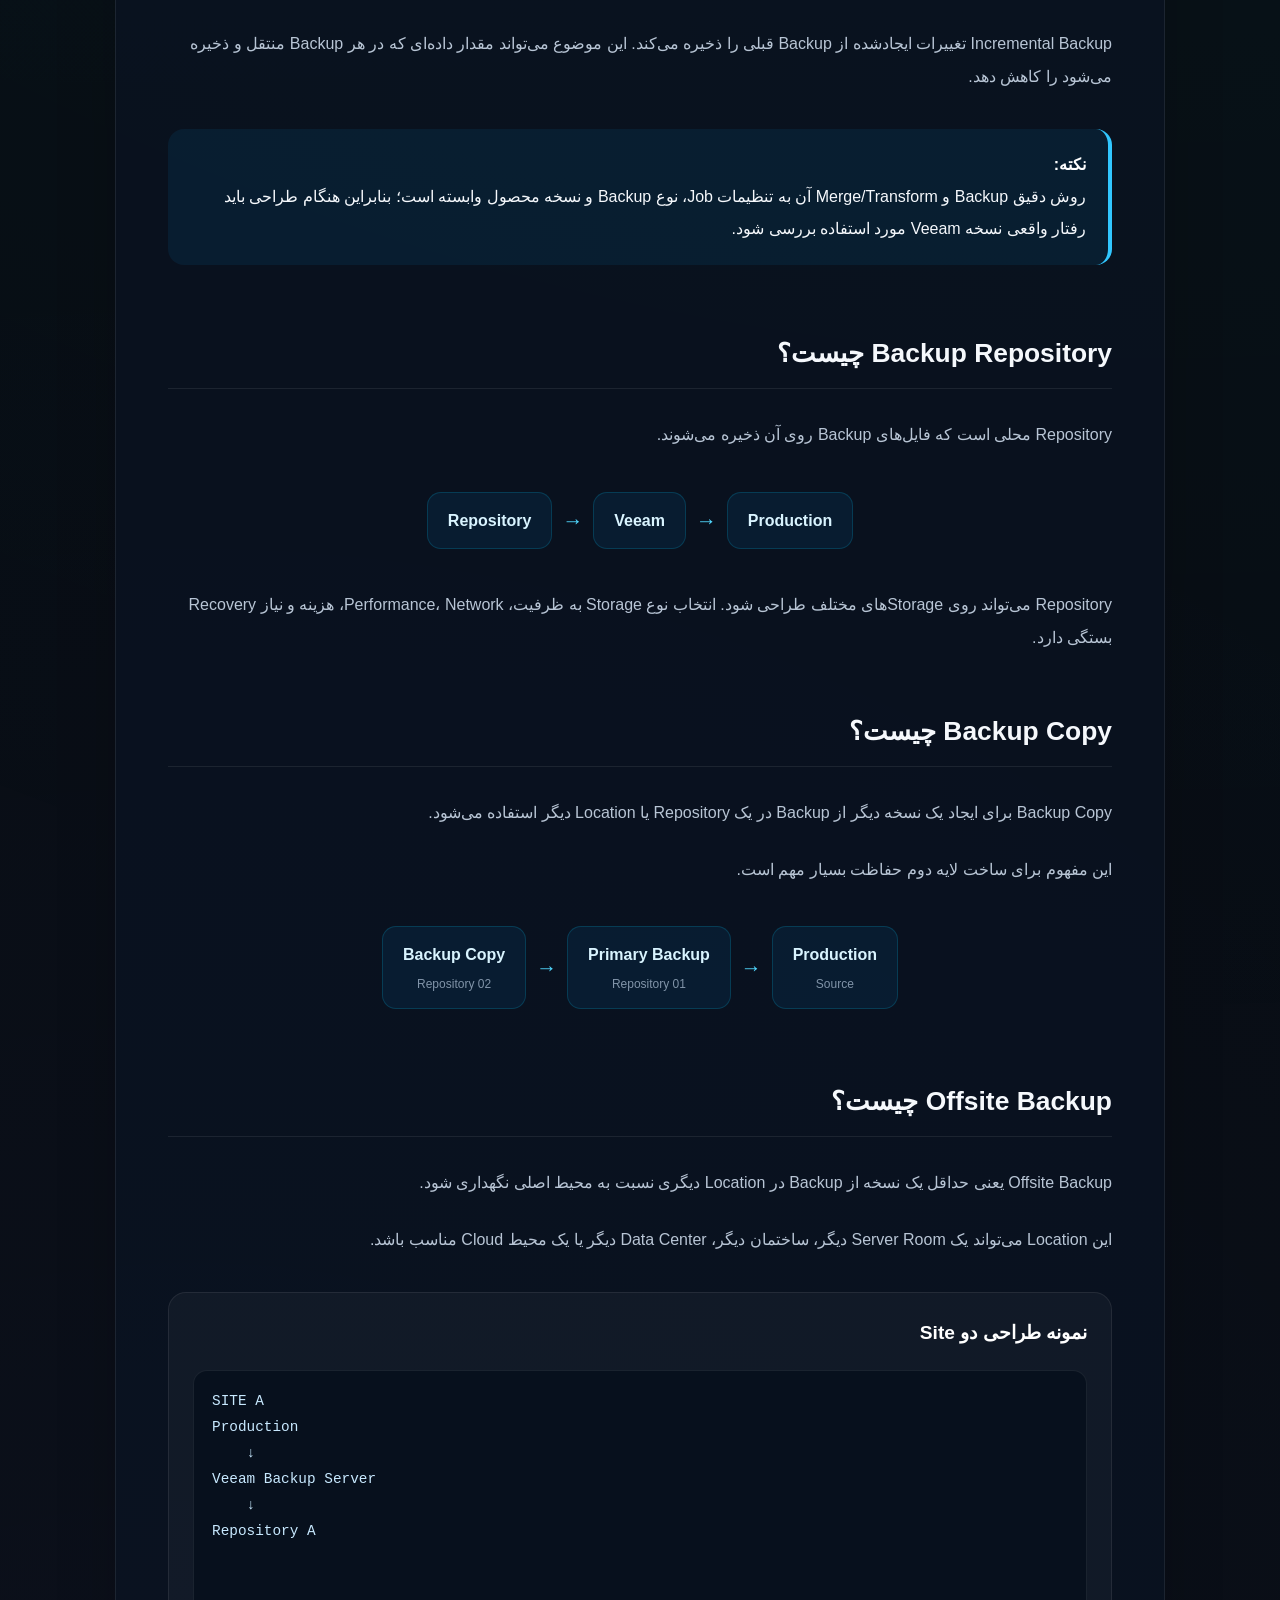
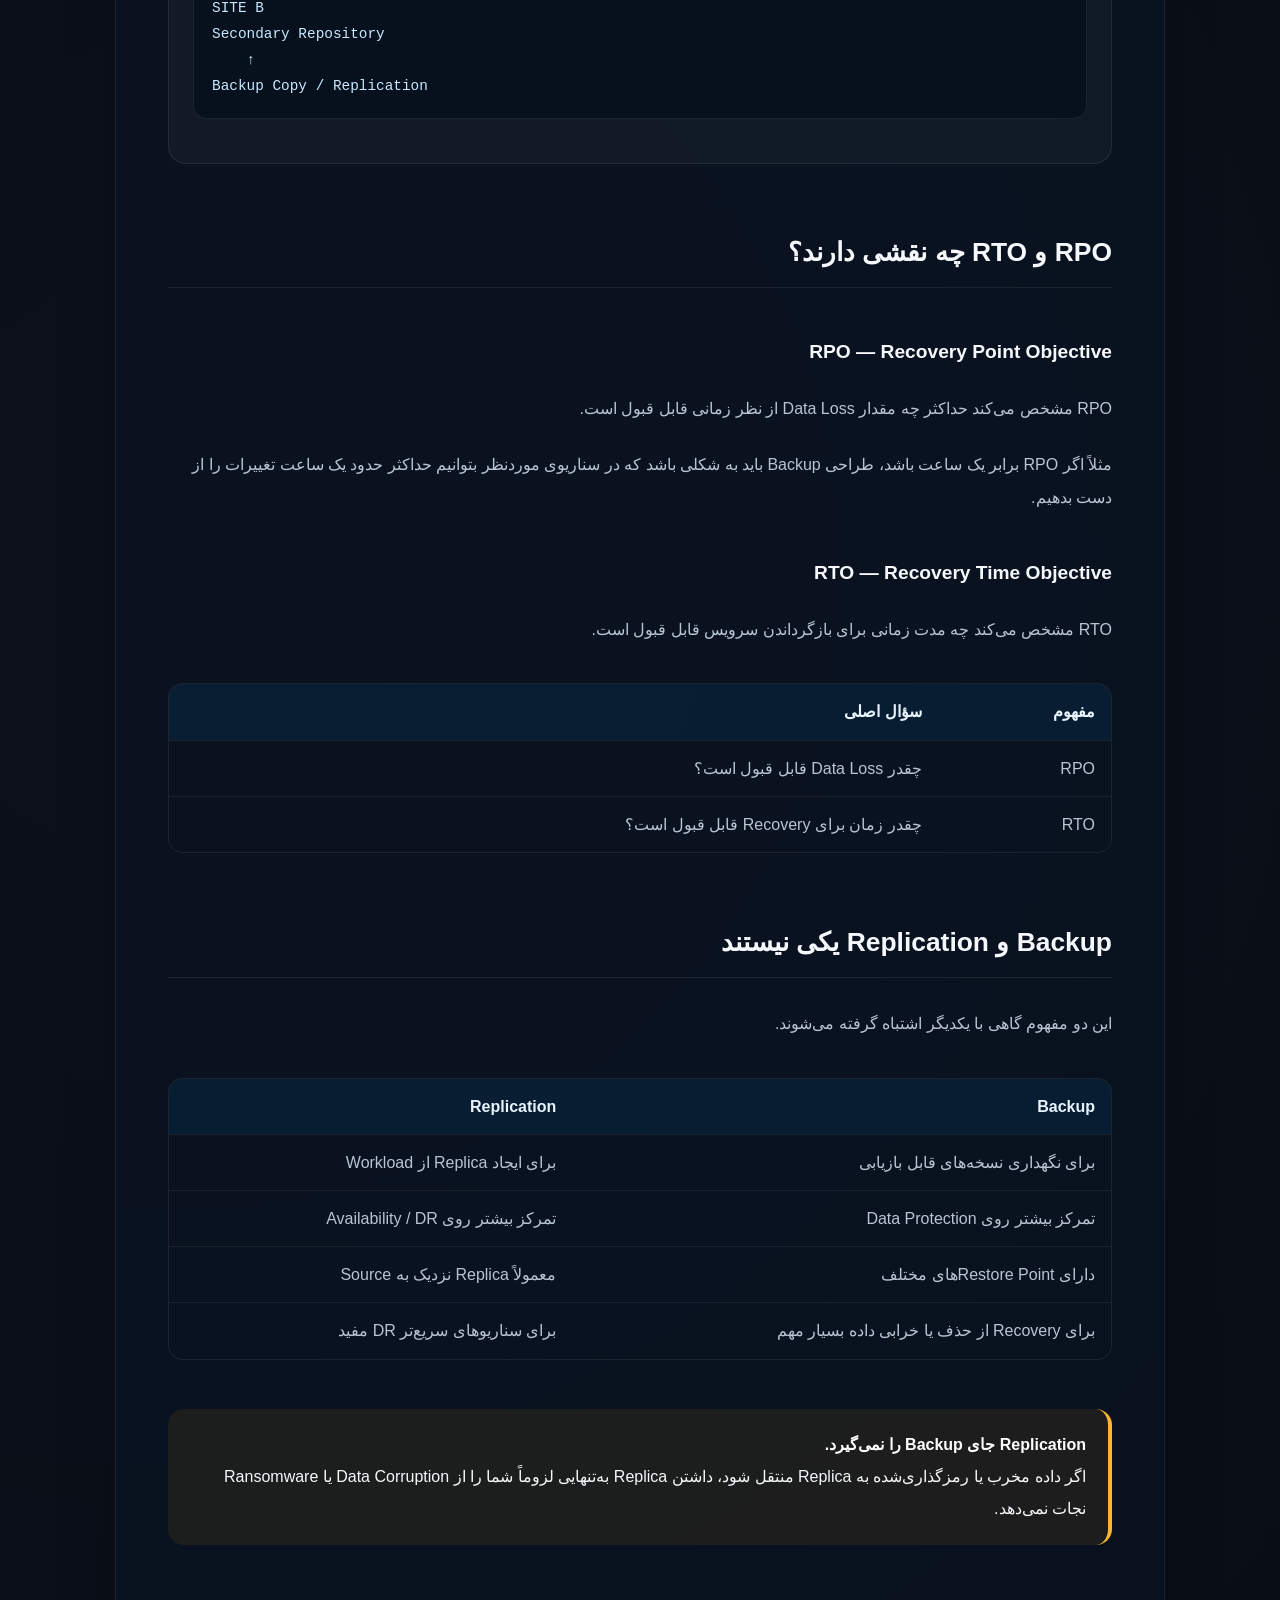
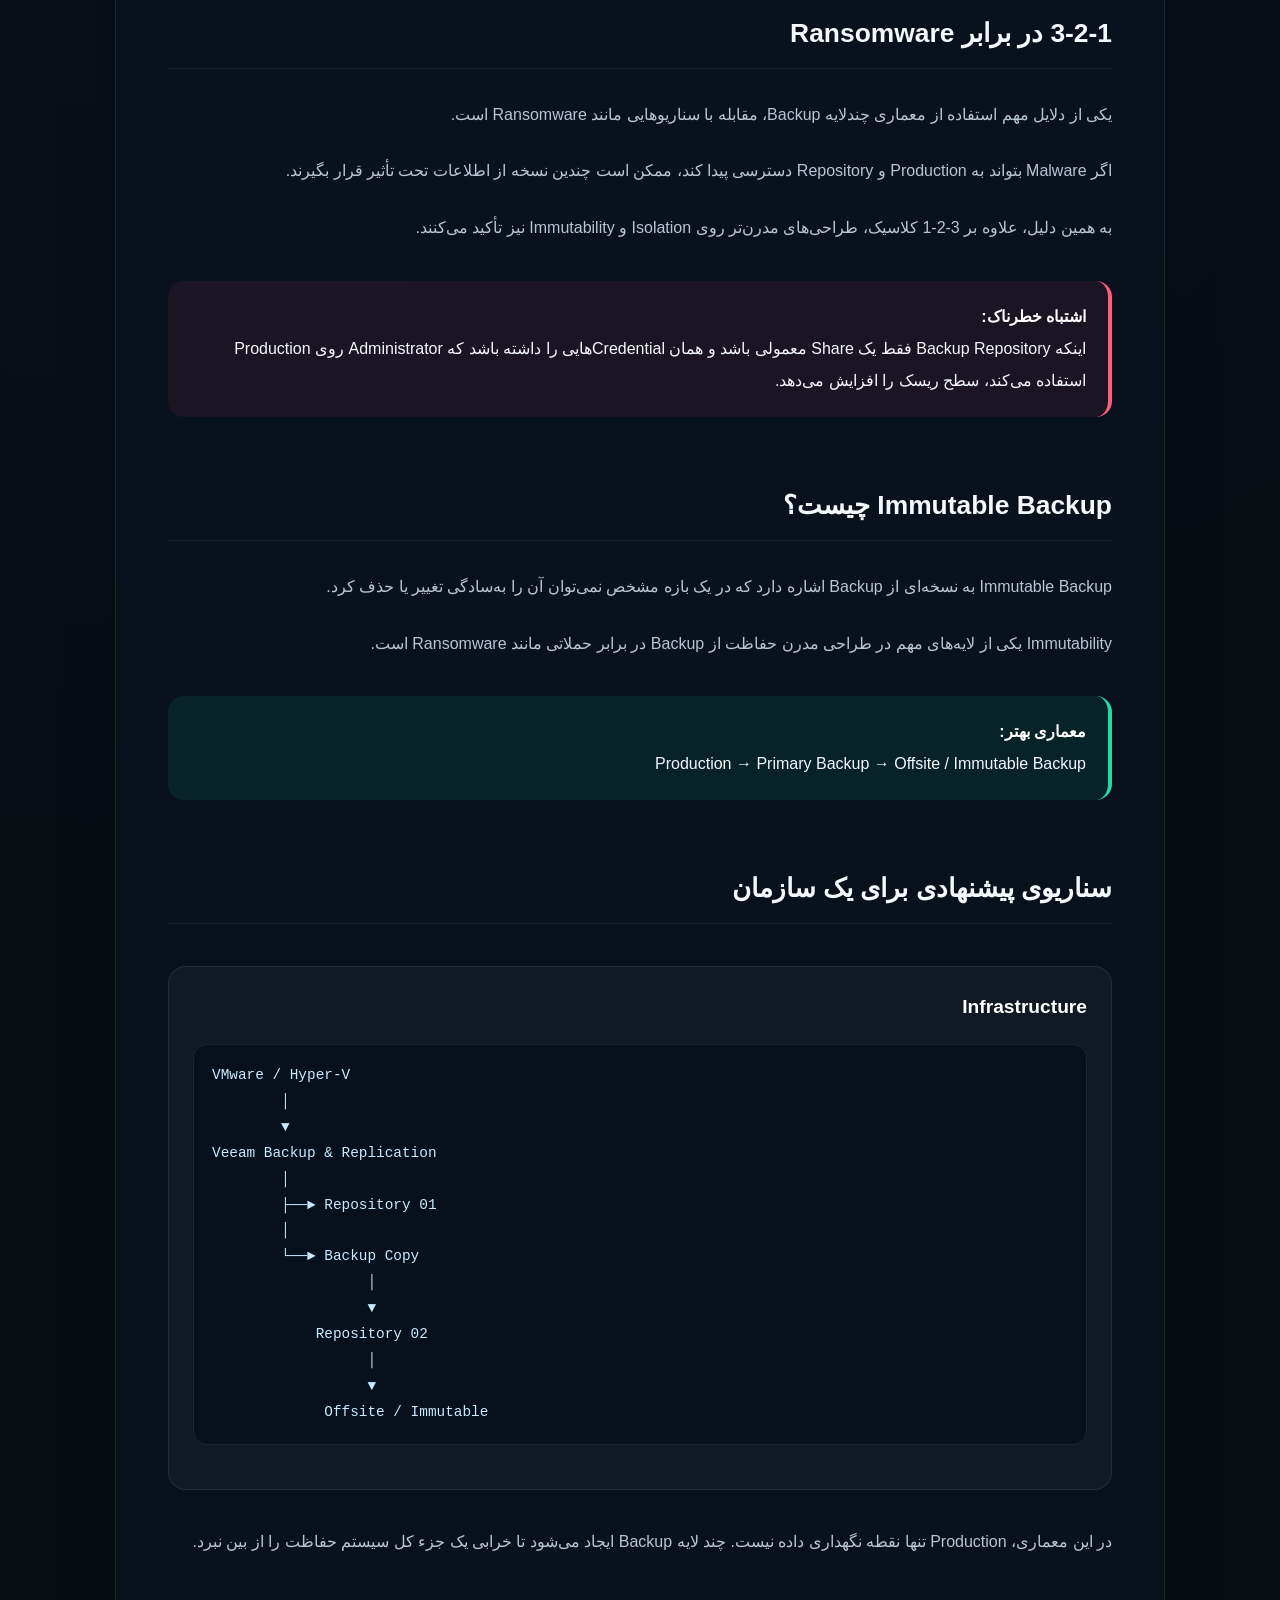
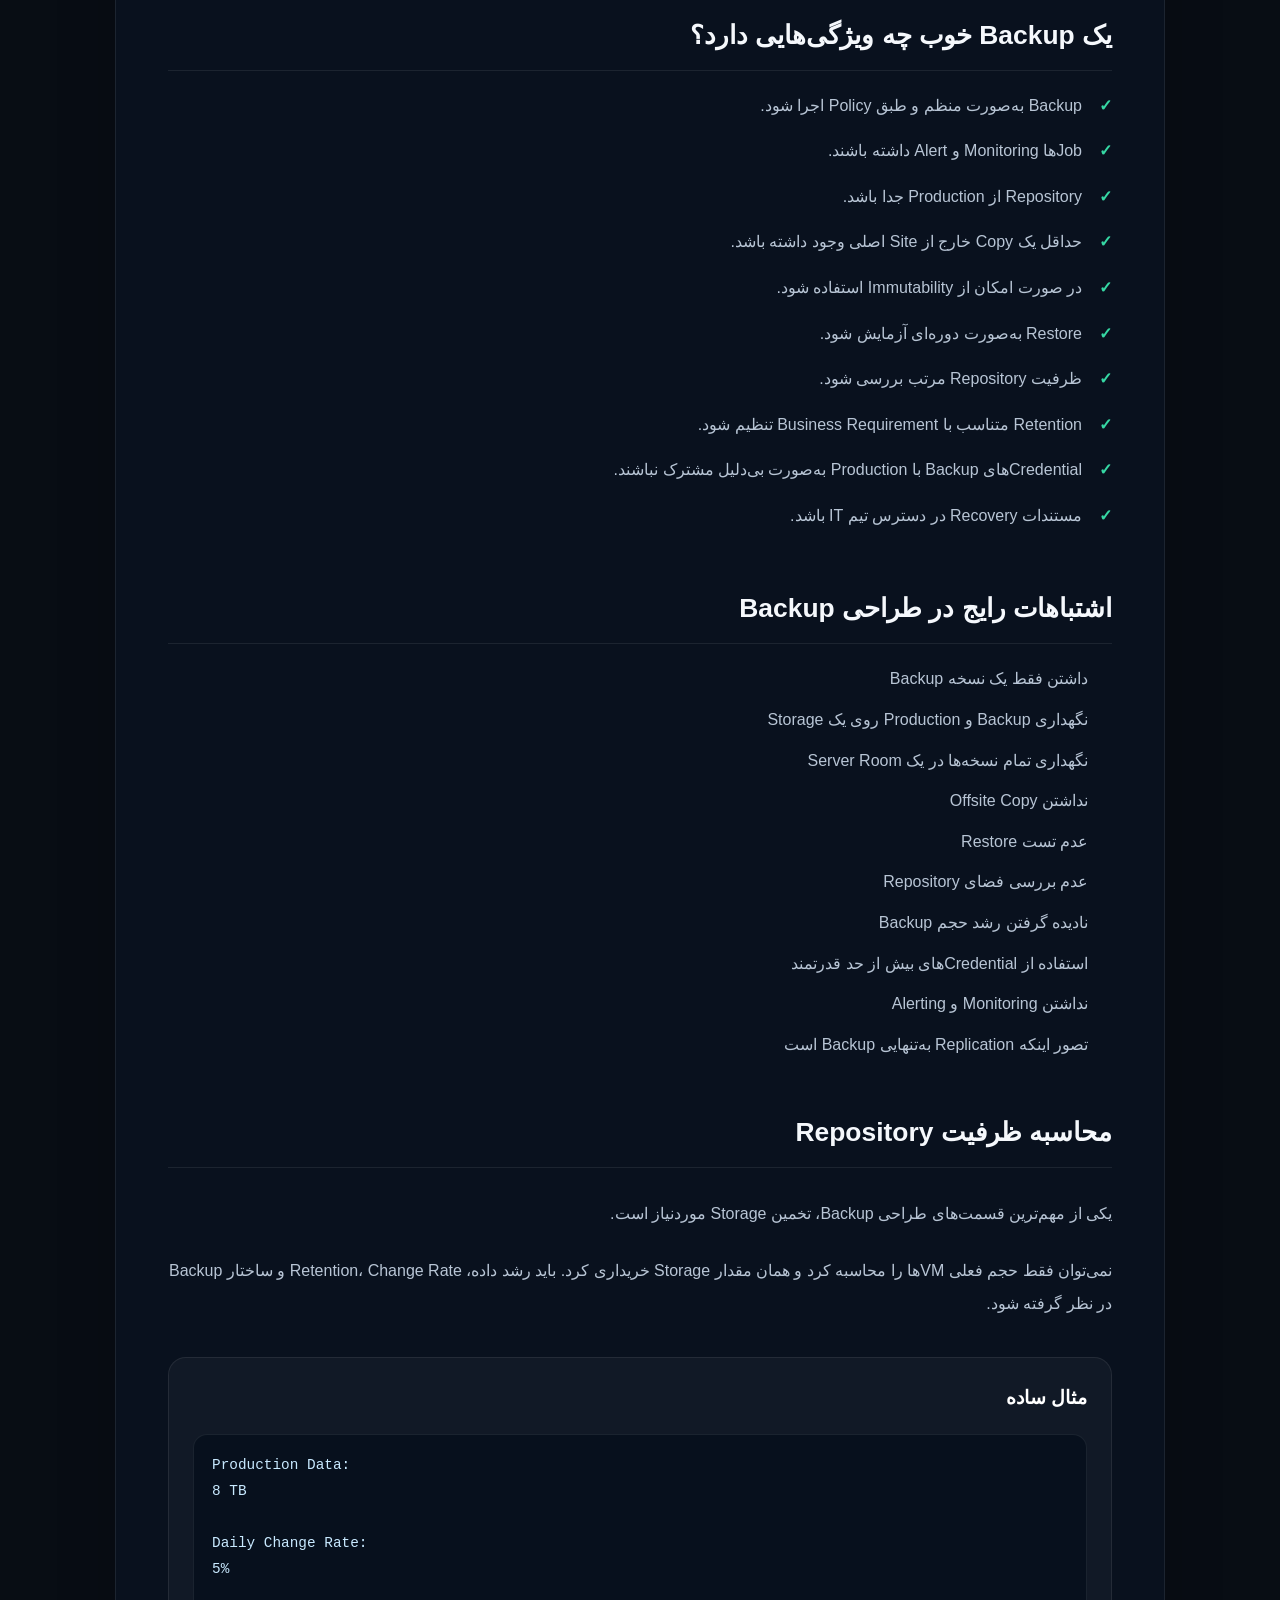
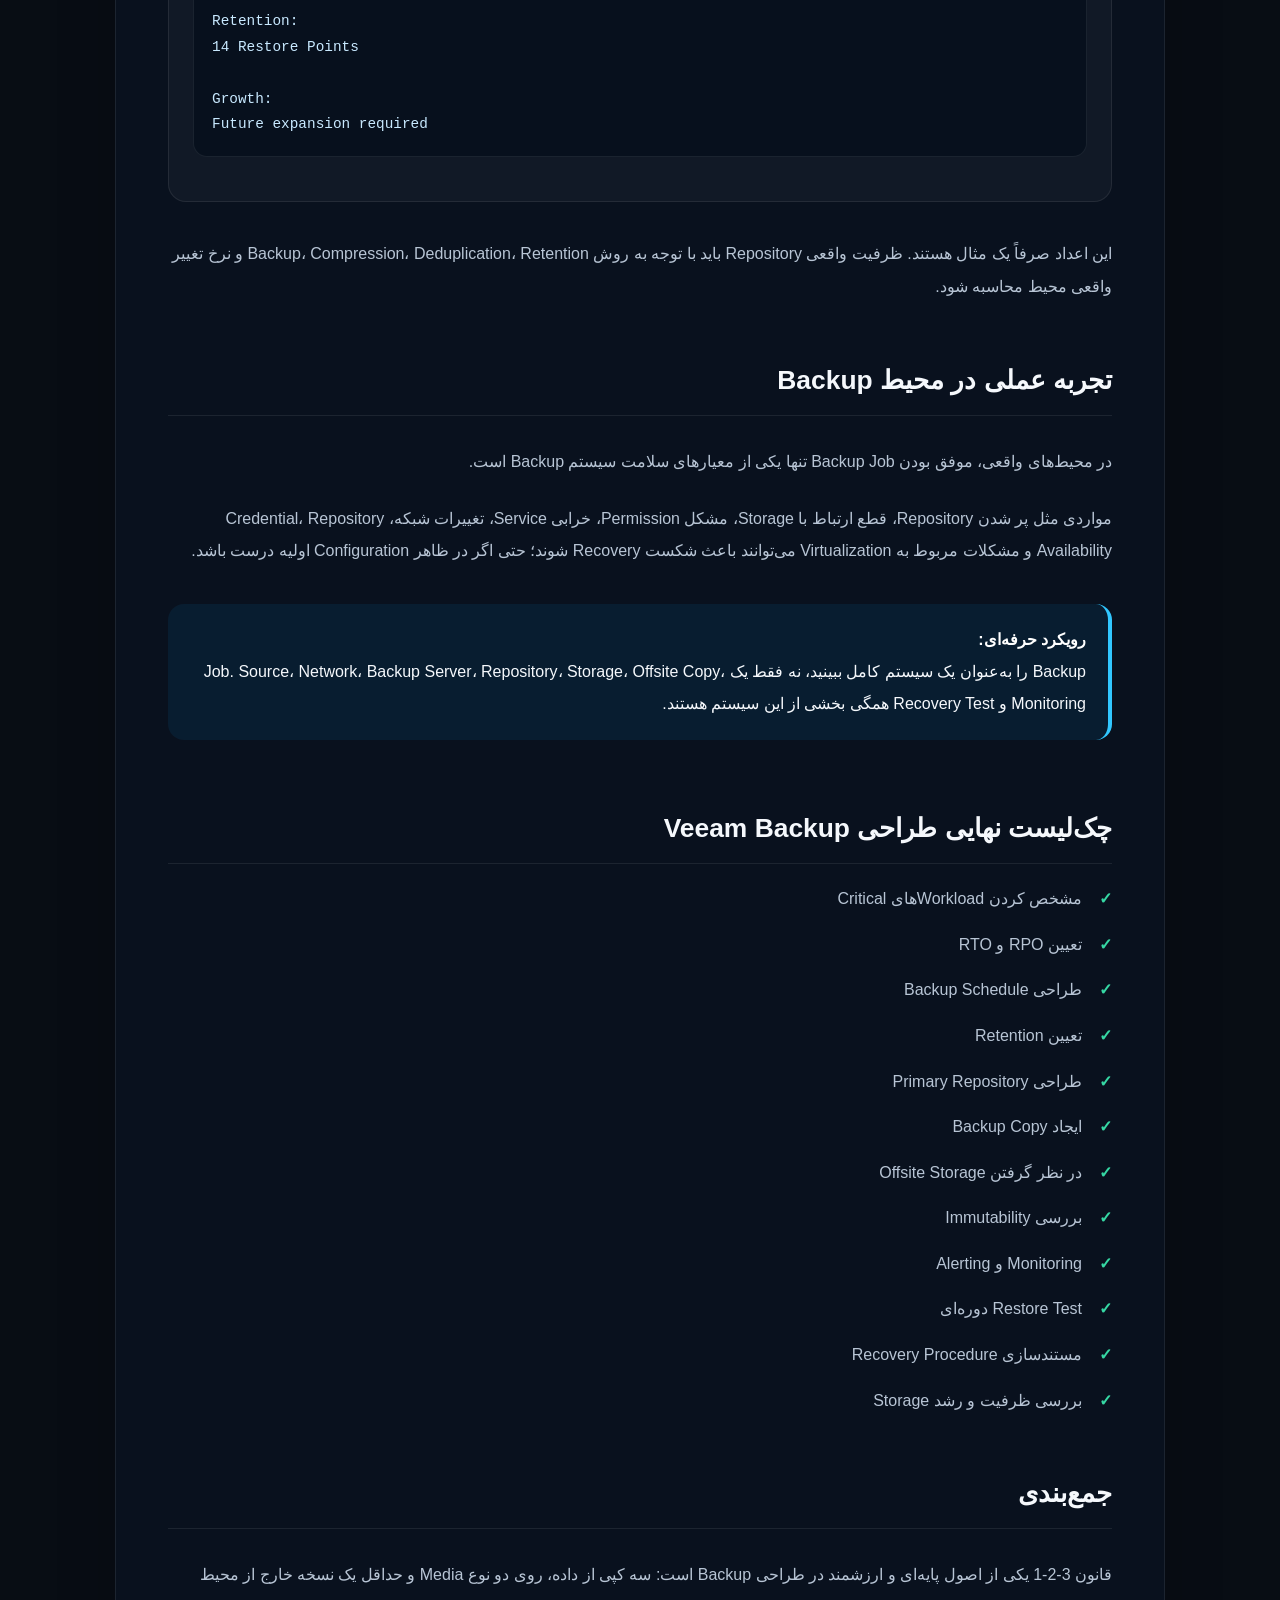
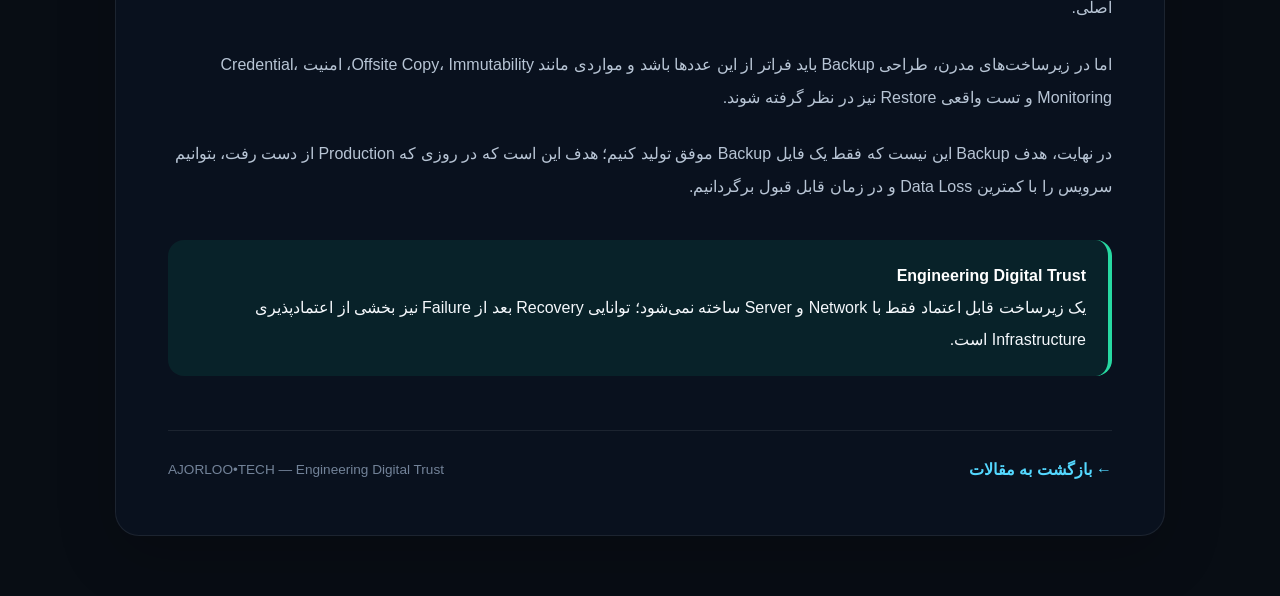
<file: veeam-321.html>
<!DOCTYPE html>
<html lang="fa" dir="rtl">
<head>
  <meta charset="UTF-8" />
  <meta name="viewport" content="width=device-width, initial-scale=1.0" />

  <title>Veeam 3-2-1 Backup چیست؟ راهنمای طراحی استراتژی Backup | AJORLOO•TECH</title>

  <meta
    name="description"
    content="راهنمای کامل استراتژی Veeam 3-2-1 Backup، شامل Backup Copy، Repository، Retention، Offsite Backup و طراحی Backup برای زیرساخت‌های سازمانی."
  />

  <link rel="stylesheet" href="../styles.css" />

  <style>
    .article-page {
      min-height: 100vh;
      padding: 120px 20px 60px;
      background:
        radial-gradient(circle at 10% 10%, rgba(0, 170, 255, 0.08), transparent 30%),
        radial-gradient(circle at 90% 20%, rgba(0, 255, 200, 0.06), transparent 30%);
    }

    .article-container {
      width: min(1050px, 100%);
      margin: 0 auto;
    }

    .article-header {
      text-align: center;
      margin-bottom: 40px;
    }

    .article-category-badge {
      display: inline-flex;
      align-items: center;
      padding: 8px 16px;
      border: 1px solid rgba(0, 200, 255, 0.25);
      border-radius: 999px;
      background: rgba(0, 180, 255, 0.08);
      color: #59d8ff;
      font-size: 0.78rem;
      font-weight: 700;
      letter-spacing: 1px;
      margin-bottom: 20px;
    }

    .article-header h1 {
      font-size: clamp(2rem, 4vw, 3.4rem);
      line-height: 1.35;
      margin: 0 auto 18px;
      max-width: 900px;
    }

    .article-header p {
      max-width: 820px;
      margin: 0 auto;
      color: #9baabd;
      font-size: 1.05rem;
      line-height: 2;
    }

    .article-meta-bar {
      display: flex;
      justify-content: center;
      flex-wrap: wrap;
      gap: 12px;
      margin-top: 28px;
    }

    .article-meta-item {
      padding: 8px 14px;
      border-radius: 10px;
      background: rgba(255,255,255,0.04);
      border: 1px solid rgba(255,255,255,0.08);
      color: #b9c6d6;
      font-size: 0.85rem;
    }

    .article-content {
      background: rgba(10, 20, 35, 0.72);
      border: 1px solid rgba(255,255,255,0.08);
      border-radius: 24px;
      padding: clamp(22px, 5vw, 52px);
      box-shadow: 0 20px 60px rgba(0,0,0,0.18);
    }

    .article-content h2 {
      font-size: 1.65rem;
      margin: 42px 0 18px;
      padding-bottom: 12px;
      border-bottom: 1px solid rgba(255,255,255,0.08);
    }

    .article-content h2:first-child {
      margin-top: 0;
    }

    .article-content h3 {
      font-size: 1.2rem;
      margin: 30px 0 12px;
    }

    .article-content p {
      color: #b8c5d5;
      line-height: 2.05;
      margin: 12px 0;
    }

    .article-content ul,
    .article-content ol {
      padding-right: 24px;
      color: #b8c5d5;
      line-height: 2.1;
    }

    .article-content li {
      margin-bottom: 7px;
    }

    .highlight-box,
    .warning-box,
    .success-box,
    .danger-box {
      margin: 24px 0;
      padding: 20px 22px;
      border-radius: 16px;
      line-height: 2;
    }

    .highlight-box {
      background: rgba(0, 170, 255, 0.08);
      border-right: 4px solid #31c7ff;
    }

    .warning-box {
      background: rgba(255, 170, 0, 0.08);
      border-right: 4px solid #ffb52e;
    }

    .success-box {
      background: rgba(0, 220, 160, 0.08);
      border-right: 4px solid #27d9a2;
    }

    .danger-box {
      background: rgba(255, 70, 100, 0.07);
      border-right: 4px solid #ff5d7a;
    }

    .highlight-box strong,
    .warning-box strong,
    .success-box strong,
    .danger-box strong {
      color: #ffffff;
    }

    .comparison-table-wrapper {
      width: 100%;
      overflow-x: auto;
      margin: 25px 0;
      border-radius: 14px;
      border: 1px solid rgba(255,255,255,0.08);
    }

    .comparison-table {
      width: 100%;
      border-collapse: collapse;
      min-width: 680px;
    }

    .comparison-table th,
    .comparison-table td {
      padding: 14px 16px;
      text-align: right;
      border-bottom: 1px solid rgba(255,255,255,0.07);
    }

    .comparison-table th {
      background: rgba(0, 170, 255, 0.08);
      color: #e8f5ff;
      font-weight: 700;
    }

    .comparison-table td {
      color: #b8c5d5;
    }

    .comparison-table tr:last-child td {
      border-bottom: none;
    }

    .code-block {
      direction: ltr;
      text-align: left;
      overflow-x: auto;
      background: #07101d;
      border: 1px solid rgba(255,255,255,0.08);
      border-radius: 14px;
      padding: 18px;
      margin: 20px 0;
      color: #c8e9ff;
      font-family: Consolas, Monaco, monospace;
      font-size: 0.9rem;
      line-height: 1.8;
      white-space: pre;
    }

    .scenario-card {
      margin: 24px 0;
      padding: 24px;
      border-radius: 18px;
      background: rgba(255,255,255,0.035);
      border: 1px solid rgba(255,255,255,0.08);
    }

    .scenario-card h3 {
      margin-top: 0;
      color: #ffffff;
    }

    .flow {
      display: flex;
      align-items: center;
      justify-content: center;
      flex-wrap: wrap;
      gap: 10px;
      margin: 28px 0;
    }

    .flow-item {
      padding: 14px 20px;
      border-radius: 14px;
      background: rgba(0, 170, 255, 0.08);
      border: 1px solid rgba(0, 200, 255, 0.18);
      color: #d9f4ff;
      font-weight: 600;
      text-align: center;
    }

    .flow-item small {
      display: block;
      color: #8194a9;
      font-size: 0.75rem;
      margin-top: 5px;
      font-weight: 400;
    }

    .flow-arrow {
      color: #51d8ff;
      font-size: 1.3rem;
    }

    .number-grid {
      display: grid;
      grid-template-columns: repeat(auto-fit, minmax(190px, 1fr));
      gap: 14px;
      margin: 25px 0;
    }

    .number-card {
      padding: 22px;
      border-radius: 16px;
      background: rgba(255,255,255,0.035);
      border: 1px solid rgba(255,255,255,0.07);
      text-align: center;
    }

    .number-card .big-number {
      font-size: 2rem;
      font-weight: 800;
      color: #ffffff;
      margin-bottom: 8px;
    }

    .number-card strong {
      display: block;
      color: #dff7ff;
      margin-bottom: 7px;
    }

    .number-card span {
      color: #8799ad;
      font-size: 0.84rem;
      line-height: 1.8;
    }

    .check-list {
      list-style: none;
      padding-right: 0 !important;
    }

    .check-list li {
      position: relative;
      padding-right: 30px;
      margin-bottom: 12px;
    }

    .check-list li::before {
      content: "✓";
      position: absolute;
      right: 0;
      top: 0;
      color: #36d8a4;
      font-weight: 800;
    }

    .article-footer {
      display: flex;
      justify-content: space-between;
      align-items: center;
      gap: 20px;
      flex-wrap: wrap;
      margin-top: 30px;
      padding-top: 25px;
      border-top: 1px solid rgba(255,255,255,0.08);
    }

    .back-link {
      display: inline-flex;
      align-items: center;
      gap: 8px;
      color: #54d8ff;
      text-decoration: none;
      font-weight: 700;
    }

    .back-link:hover {
      opacity: 0.8;
    }

    .article-brand {
      color: #738399;
      font-size: 0.85rem;
    }

    @media (max-width: 700px) {

      .article-page {
        padding: 95px 14px 40px;
      }

      .article-content {
        padding: 22px 17px;
        border-radius: 18px;
      }

      .article-header h1 {
        font-size: 1.9rem;
      }

      .article-content h2 {
        font-size: 1.4rem;
      }

      .flow {
        flex-direction: column;
      }

      .flow-arrow {
        transform: rotate(90deg);
      }

    }
  </style>
</head>

<body>

  <main class="article-page">

    <div class="article-container">

      <header class="article-header">

        <div class="article-category-badge">
          VEEAM / BACKUP / INFRASTRUCTURE
        </div>

        <h1>
          Veeam 3-2-1 Backup چیست؟ راهنمای طراحی استراتژی Backup
        </h1>

        <p>
          چرا داشتن یک Backup کافی نیست؟ آشنایی با قانون 3-2-1،
          Repository، Retention، Backup Copy، Offsite Backup و طراحی
          یک سیستم Backup قابل اعتماد برای زیرساخت‌های سازمانی.
        </p>

        <div class="article-meta-bar">
          <span class="article-meta-item">Intermediate</span>
          <span class="article-meta-item">حدود 15 دقیقه مطالعه</span>
          <span class="article-meta-item">Veeam</span>
          <span class="article-meta-item">AJORLOO•TECH</span>
        </div>

      </header>


      <article class="article-content">


        <h2>Backup واقعاً یعنی چه؟</h2>

        <p>
          Backup یعنی ایجاد یک نسخه قابل بازیابی از داده‌ها، سیستم‌ها یا
          ماشین‌های مجازی به‌گونه‌ای که در صورت از دست رفتن اطلاعات بتوان
          آن‌ها را Restore کرد.
        </p>

        <p>
          بسیاری از سازمان‌ها تصور می‌کنند اگر یک Backup Job با وضعیت
          Success داشته باشند، کار تمام شده است. اما در طراحی حرفه‌ای
          Backup، فقط «ساختن Backup» مهم نیست؛ مهم‌تر از آن، امکان
          <strong>بازیابی موفق اطلاعات در زمان نیاز</strong> است.
        </p>

        <div class="danger-box">
          <strong>Backup بدون Restore Test، فقط یک فرض است.</strong>
          <br />
          تا زمانی که فرآیند بازیابی را آزمایش نکرده‌ایم، نمی‌توانیم با
          اطمینان بگوییم Backup ما در شرایط Disaster قابل استفاده خواهد بود.
        </div>


        <h2>قانون 3-2-1 چیست؟</h2>

        <p>
          قانون 3-2-1 یکی از اصول شناخته‌شده در طراحی Backup است.
          ایده اصلی این است که برای داده‌های مهم، یک نسخه تنها کافی نیست.
        </p>

        <div class="number-grid">

          <div class="number-card">

            <div class="big-number">3</div>

            <strong>سه کپی از داده</strong>

            <span>
              حداقل سه نسخه از داده‌های مهم در نظر گرفته شود.
            </span>

          </div>

          <div class="number-card">

            <div class="big-number">2</div>

            <strong>دو نوع Media</strong>

            <span>
              نسخه‌ها روی حداقل دو نوع Media یا Storage قرار گیرند.
            </span>

          </div>

          <div class="number-card">

            <div class="big-number">1</div>

            <strong>یک نسخه Offsite</strong>

            <span>
              حداقل یک نسخه در محل دیگری نسبت به محیط اصلی نگهداری شود.
            </span>

          </div>

        </div>


        <div class="highlight-box">

          <strong>اصل مهم:</strong>

          <br />

          هدف 3-2-1 این است که خرابی یک Server، Storage، Site یا
          نوع خاصی از Media باعث از بین رفتن تمام نسخه‌های Backup نشود.

        </div>


        <h2>ساختار ساده 3-2-1</h2>

        <div class="flow">

          <div class="flow-item">
            Production
            <small>داده اصلی</small>
          </div>

          <div class="flow-arrow">
            →
          </div>

          <div class="flow-item">
            Backup Repository
            <small>نسخه Backup</small>
          </div>

          <div class="flow-arrow">
            →
          </div>

          <div class="flow-item">
            Offsite Copy
            <small>نسخه خارج از Site</small>
          </div>

        </div>

        <p>
          در یک طراحی ساده، داده اصلی روی Production قرار دارد،
          Backup روی Repository داخلی ذخیره می‌شود و یک Copy دیگر
          به یک Storage یا Site دیگر منتقل می‌شود.
        </p>


        <h2>چرا یک Backup Server کافی نیست؟</h2>

        <p>
          تصور کنید تمام Virtual Machineهای سازمان روی یک Storage قرار دارند
          و Backup نیز روی همان Storage یا در همان اتاق نگهداری می‌شود.
        </p>

        <p>
          اگر یک حادثه جدی مانند خرابی Storage، آتش‌سوزی، سرقت،
          خرابی برق شدید یا Ransomware اتفاق بیفتد، ممکن است Production
          و Backup هم‌زمان آسیب ببینند.
        </p>

        <div class="warning-box">

          <strong>
            Backup باید از Failure Domain اصلی فاصله داشته باشد.
          </strong>

          <br />

          داشتن دو Storage در یک Rack الزاماً به معنی داشتن دو محیط
          مستقل و امن نیست.

        </div>


        <h2>Veeam Backup & Replication</h2>

        <p>
          Veeam Backup & Replication یکی از پلتفرم‌های شناخته‌شده برای
          حفاظت و بازیابی Workloadهای سازمانی است.
        </p>

        <p>
          در محیط‌های Virtualization، Veeam می‌تواند برای ایجاد Backup
          از ماشین‌های مجازی، مدیریت Repository، تعریف Retention،
          اجرای Backup Copy و سناریوهای مختلف Recovery استفاده شود.
        </p>

        <p>
          در یک زیرساخت معمولی ممکن است اجزای زیر را داشته باشیم:
        </p>

        <ul>

          <li>Virtualization Host</li>

          <li>Virtual Machines</li>

          <li>Veeam Backup Server</li>

          <li>Primary Backup Repository</li>

          <li>Secondary / Offsite Repository</li>

          <li>Backup Copy Job</li>

          <li>Monitoring و Alerting</li>

        </ul>


        <h2>Backup Job چیست؟</h2>

        <p>
          Backup Job مشخص می‌کند چه Workloadهایی، در چه زمان‌هایی و
          با چه تنظیماتی Backup شوند.
        </p>

        <div class="scenario-card">

          <h3>مثال</h3>

          <div class="code-block">Job Name:
Production-VMs-Daily

Source:
VMware Cluster

VMs:
DC01
APP01
SQL01
FILE01

Schedule:
Daily

Retention:
Example: 14 Restore Points

Target:
Primary Backup Repository</div>

        </div>

        <p>
          مقدار دقیق Retention باید بر اساس نیاز کسب‌وکار،
          RPO/RTO، ظرفیت Storage و Policy سازمان تعیین شود.
        </p>


        <h2>Retention چیست؟</h2>

        <p>
          Retention مشخص می‌کند چه تعداد Restore Point یا چه مدت زمانی
          از Backupها نگهداری شود.
        </p>

        <p>
          برای مثال، ممکن است سازمان تصمیم بگیرد 14 Restore Point روزانه
          را نگهداری کند.
        </p>

        <div class="comparison-table-wrapper">

          <table class="comparison-table">

            <thead>
              <tr>
                <th>Policy</th>
                <th>نمونه</th>
                <th>هدف</th>
              </tr>
            </thead>

            <tbody>

              <tr>
                <td>Daily</td>
                <td>14 Restore Point</td>
                <td>بازیابی روزهای اخیر</td>
              </tr>

              <tr>
                <td>Weekly</td>
                <td>4 تا 8 Point</td>
                <td>نگهداری هفتگی</td>
              </tr>

              <tr>
                <td>Monthly</td>
                <td>چند Restore Point</td>
                <td>نگهداری بلندمدت‌تر</td>
              </tr>

              <tr>
                <td>Yearly</td>
                <td>در صورت نیاز سازمان</td>
                <td>Compliance / Historical Data</td>
              </tr>

            </tbody>

          </table>

        </div>


        <h2>Full و Incremental Backup</h2>

        <p>
          یکی از مفاهیم مهم در Backup، تفاوت Full و Incremental است.
        </p>

        <h3>Full Backup</h3>

        <p>
          در Full Backup یک Backup کامل از داده یا Workload موردنظر
          ایجاد می‌شود.
        </p>

        <h3>Incremental Backup</h3>

        <p>
          Incremental Backup تغییرات ایجادشده از Backup قبلی را ذخیره می‌کند.
          این موضوع می‌تواند مقدار داده‌ای که در هر Backup منتقل و ذخیره
          می‌شود را کاهش دهد.
        </p>

        <div class="highlight-box">

          <strong>نکته:</strong>

          <br />

          روش دقیق Backup و Merge/Transform آن به تنظیمات Job،
          نوع Backup و نسخه محصول وابسته است؛ بنابراین هنگام طراحی
          باید رفتار واقعی نسخه Veeam مورد استفاده بررسی شود.

        </div>


        <h2>Backup Repository چیست؟</h2>

        <p>
          Repository محلی است که فایل‌های Backup روی آن ذخیره می‌شوند.
        </p>

        <div class="flow">

          <div class="flow-item">
            Production
          </div>

          <div class="flow-arrow">
            →
          </div>

          <div class="flow-item">
            Veeam
          </div>

          <div class="flow-arrow">
            →
          </div>

          <div class="flow-item">
            Repository
          </div>

        </div>

        <p>
          Repository می‌تواند روی Storageهای مختلف طراحی شود.
          انتخاب نوع Storage به ظرفیت، Performance، Network،
          هزینه و نیاز Recovery بستگی دارد.
        </p>


        <h2>Backup Copy چیست؟</h2>

        <p>
          Backup Copy برای ایجاد یک نسخه دیگر از Backup در یک Repository
          یا Location دیگر استفاده می‌شود.
        </p>

        <p>
          این مفهوم برای ساخت لایه دوم حفاظت بسیار مهم است.
        </p>

        <div class="flow">

          <div class="flow-item">
            Production
            <small>Source</small>
          </div>

          <div class="flow-arrow">
            →
          </div>

          <div class="flow-item">
            Primary Backup
            <small>Repository 01</small>
          </div>

          <div class="flow-arrow">
            →
          </div>

          <div class="flow-item">
            Backup Copy
            <small>Repository 02</small>
          </div>

        </div>


        <h2>Offsite Backup چیست؟</h2>

        <p>
          Offsite Backup یعنی حداقل یک نسخه از Backup در Location دیگری
          نسبت به محیط اصلی نگهداری شود.
        </p>

        <p>
          این Location می‌تواند یک Server Room دیگر، ساختمان دیگر،
          Data Center دیگر یا یک محیط Cloud مناسب باشد.
        </p>

        <div class="scenario-card">

          <h3>نمونه طراحی دو Site</h3>

          <div class="code-block">SITE A
Production
    ↓
Veeam Backup Server
    ↓
Repository A


SITE B
Secondary Repository
    ↑
Backup Copy / Replication</div>

        </div>


        <h2>RPO و RTO چه نقشی دارند؟</h2>

        <h3>RPO — Recovery Point Objective</h3>

        <p>
          RPO مشخص می‌کند حداکثر چه مقدار Data Loss از نظر زمانی
          قابل قبول است.
        </p>

        <p>
          مثلاً اگر RPO برابر یک ساعت باشد، طراحی Backup باید به شکلی
          باشد که در سناریوی موردنظر بتوانیم حداکثر حدود یک ساعت
          تغییرات را از دست بدهیم.
        </p>

        <h3>RTO — Recovery Time Objective</h3>

        <p>
          RTO مشخص می‌کند چه مدت زمانی برای بازگرداندن سرویس قابل قبول است.
        </p>

        <div class="comparison-table-wrapper">

          <table class="comparison-table">

            <thead>
              <tr>
                <th>مفهوم</th>
                <th>سؤال اصلی</th>
              </tr>
            </thead>

            <tbody>

              <tr>
                <td>RPO</td>
                <td>چقدر Data Loss قابل قبول است؟</td>
              </tr>

              <tr>
                <td>RTO</td>
                <td>چقدر زمان برای Recovery قابل قبول است؟</td>
              </tr>

            </tbody>

          </table>

        </div>


        <h2>Backup و Replication یکی نیستند</h2>

        <p>
          این دو مفهوم گاهی با یکدیگر اشتباه گرفته می‌شوند.
        </p>

        <div class="comparison-table-wrapper">

          <table class="comparison-table">

            <thead>
              <tr>
                <th>Backup</th>
                <th>Replication</th>
              </tr>
            </thead>

            <tbody>

              <tr>
                <td>برای نگهداری نسخه‌های قابل بازیابی</td>
                <td>برای ایجاد Replica از Workload</td>
              </tr>

              <tr>
                <td>تمرکز بیشتر روی Data Protection</td>
                <td>تمرکز بیشتر روی Availability / DR</td>
              </tr>

              <tr>
                <td>دارای Restore Pointهای مختلف</td>
                <td>معمولاً Replica نزدیک به Source</td>
              </tr>

              <tr>
                <td>برای Recovery از حذف یا خرابی داده بسیار مهم</td>
                <td>برای سناریوهای سریع‌تر DR مفید</td>
              </tr>

            </tbody>

          </table>

        </div>

        <div class="warning-box">

          <strong>
            Replication جای Backup را نمی‌گیرد.
          </strong>

          <br />

          اگر داده مخرب یا رمزگذاری‌شده به Replica منتقل شود،
          داشتن Replica به‌تنهایی لزوماً شما را از Data Corruption
          یا Ransomware نجات نمی‌دهد.

        </div>


        <h2>3-2-1 در برابر Ransomware</h2>

        <p>
          یکی از دلایل مهم استفاده از معماری چندلایه Backup،
          مقابله با سناریوهایی مانند Ransomware است.
        </p>

        <p>
          اگر Malware بتواند به Production و Repository دسترسی پیدا کند،
          ممکن است چندین نسخه از اطلاعات تحت تأثیر قرار بگیرند.
        </p>

        <p>
          به همین دلیل، علاوه بر 3-2-1 کلاسیک، طراحی‌های مدرن‌تر روی
          Isolation و Immutability نیز تأکید می‌کنند.
        </p>

        <div class="danger-box">

          <strong>اشتباه خطرناک:</strong>

          <br />

          اینکه Backup Repository فقط یک Share معمولی باشد و همان
          Credentialهایی را داشته باشد که Administrator روی Production
          استفاده می‌کند، سطح ریسک را افزایش می‌دهد.

        </div>


        <h2>Immutable Backup چیست؟</h2>

        <p>
          Immutable Backup به نسخه‌ای از Backup اشاره دارد که در یک
          بازه مشخص نمی‌توان آن را به‌سادگی تغییر یا حذف کرد.
        </p>

        <p>
          Immutability یکی از لایه‌های مهم در طراحی مدرن حفاظت از Backup
          در برابر حملاتی مانند Ransomware است.
        </p>

        <div class="success-box">

          <strong>
            معماری بهتر:
          </strong>

          <br />

          Production
          →
          Primary Backup
          →
          Offsite / Immutable Backup

        </div>


        <h2>سناریوی پیشنهادی برای یک سازمان</h2>

        <div class="scenario-card">

          <h3>Infrastructure</h3>

          <div class="code-block">VMware / Hyper-V
        │
        ▼
Veeam Backup & Replication
        │
        ├──► Repository 01
        │
        └──► Backup Copy
                  │
                  ▼
            Repository 02
                  │
                  ▼
             Offsite / Immutable</div>

        </div>

        <p>
          در این معماری، Production تنها نقطه نگهداری داده نیست.
          چند لایه Backup ایجاد می‌شود تا خرابی یک جزء کل سیستم
          حفاظت را از بین نبرد.
        </p>


        <h2>یک Backup خوب چه ویژگی‌هایی دارد؟</h2>

        <ul class="check-list">

          <li>
            Backup به‌صورت منظم و طبق Policy اجرا شود.
          </li>

          <li>
            Jobها Monitoring و Alert داشته باشند.
          </li>

          <li>
            Repository از Production جدا باشد.
          </li>

          <li>
            حداقل یک Copy خارج از Site اصلی وجود داشته باشد.
          </li>

          <li>
            در صورت امکان از Immutability استفاده شود.
          </li>

          <li>
            Restore به‌صورت دوره‌ای آزمایش شود.
          </li>

          <li>
            ظرفیت Repository مرتب بررسی شود.
          </li>

          <li>
            Retention متناسب با Business Requirement تنظیم شود.
          </li>

          <li>
            Credentialهای Backup با Production به‌صورت بی‌دلیل مشترک نباشند.
          </li>

          <li>
            مستندات Recovery در دسترس تیم IT باشد.
          </li>

        </ul>


        <h2>اشتباهات رایج در طراحی Backup</h2>

        <ul>

          <li>
            داشتن فقط یک نسخه Backup
          </li>

          <li>
            نگهداری Backup و Production روی یک Storage
          </li>

          <li>
            نگهداری تمام نسخه‌ها در یک Server Room
          </li>

          <li>
            نداشتن Offsite Copy
          </li>

          <li>
            عدم تست Restore
          </li>

          <li>
            عدم بررسی فضای Repository
          </li>

          <li>
            نادیده گرفتن رشد حجم Backup
          </li>

          <li>
            استفاده از Credentialهای بیش از حد قدرتمند
          </li>

          <li>
            نداشتن Monitoring و Alerting
          </li>

          <li>
            تصور اینکه Replication به‌تنهایی Backup است
          </li>

        </ul>


        <h2>محاسبه ظرفیت Repository</h2>

        <p>
          یکی از مهم‌ترین قسمت‌های طراحی Backup، تخمین Storage موردنیاز است.
        </p>

        <p>
          نمی‌توان فقط حجم فعلی VMها را محاسبه کرد و همان مقدار Storage
          خریداری کرد. باید رشد داده، Retention، Change Rate و ساختار
          Backup در نظر گرفته شود.
        </p>

        <div class="scenario-card">

          <h3>مثال ساده</h3>

          <div class="code-block">Production Data:
8 TB

Daily Change Rate:
5%

Retention:
14 Restore Points

Growth:
Future expansion required</div>

        </div>

        <p>
          این اعداد صرفاً یک مثال هستند. ظرفیت واقعی Repository باید
          با توجه به روش Backup، Compression، Deduplication،
          Retention و نرخ تغییر واقعی محیط محاسبه شود.
        </p>


        <h2>تجربه عملی در محیط Backup</h2>

        <p>
          در محیط‌های واقعی، موفق بودن Backup Job تنها یکی از معیارهای
          سلامت سیستم Backup است.
        </p>

        <p>
          مواردی مثل پر شدن Repository، قطع ارتباط با Storage،
          مشکل Permission، خرابی Service، تغییرات شبکه، Credential،
          Repository Availability و مشکلات مربوط به Virtualization
          می‌توانند باعث شکست Recovery شوند؛ حتی اگر در ظاهر
          Configuration اولیه درست باشد.
        </p>

        <div class="highlight-box">

          <strong>
            رویکرد حرفه‌ای:
          </strong>

          <br />

          Backup را به‌عنوان یک سیستم کامل ببینید، نه فقط یک Job.
          Source، Network، Backup Server، Repository، Storage،
          Offsite Copy، Monitoring و Recovery Test همگی بخشی از
          این سیستم هستند.

        </div>


        <h2>چک‌لیست نهایی طراحی Veeam Backup</h2>

        <ul class="check-list">

          <li>
            مشخص کردن Workloadهای Critical
          </li>

          <li>
            تعیین RPO و RTO
          </li>

          <li>
            طراحی Backup Schedule
          </li>

          <li>
            تعیین Retention
          </li>

          <li>
            طراحی Primary Repository
          </li>

          <li>
            ایجاد Backup Copy
          </li>

          <li>
            در نظر گرفتن Offsite Storage
          </li>

          <li>
            بررسی Immutability
          </li>

          <li>
            Monitoring و Alerting
          </li>

          <li>
            Restore Test دوره‌ای
          </li>

          <li>
            مستندسازی Recovery Procedure
          </li>

          <li>
            بررسی ظرفیت و رشد Storage
          </li>

        </ul>


        <h2>جمع‌بندی</h2>

        <p>
          قانون 3-2-1 یکی از اصول پایه‌ای و ارزشمند در طراحی Backup است:
          سه کپی از داده، روی دو نوع Media و حداقل یک نسخه خارج از
          محیط اصلی.
        </p>

        <p>
          اما در زیرساخت‌های مدرن، طراحی Backup باید فراتر از این عددها
          باشد و مواردی مانند Offsite Copy، Immutability، امنیت Credential،
          Monitoring و تست واقعی Restore نیز در نظر گرفته شوند.
        </p>

        <p>
          در نهایت، هدف Backup این نیست که فقط یک فایل Backup موفق
          تولید کنیم؛ هدف این است که در روزی که Production از دست رفت،
          بتوانیم سرویس را با کمترین Data Loss و در زمان قابل قبول
          برگردانیم.
        </p>

        <div class="success-box">

          <strong>
            Engineering Digital Trust
          </strong>

          <br />

          یک زیرساخت قابل اعتماد فقط با Network و Server ساخته نمی‌شود؛
          توانایی Recovery بعد از Failure نیز بخشی از اعتمادپذیری
          Infrastructure است.

        </div>


        <footer class="article-footer">

          <a
            href="../index.html#articles"
            class="back-link"
          >
            ← بازگشت به مقالات
          </a>

          <span class="article-brand">
            AJORLOO•TECH — Engineering Digital Trust
          </span>

        </footer>

      </article>

    </div>

  </main>

</body>
</html>
</file>
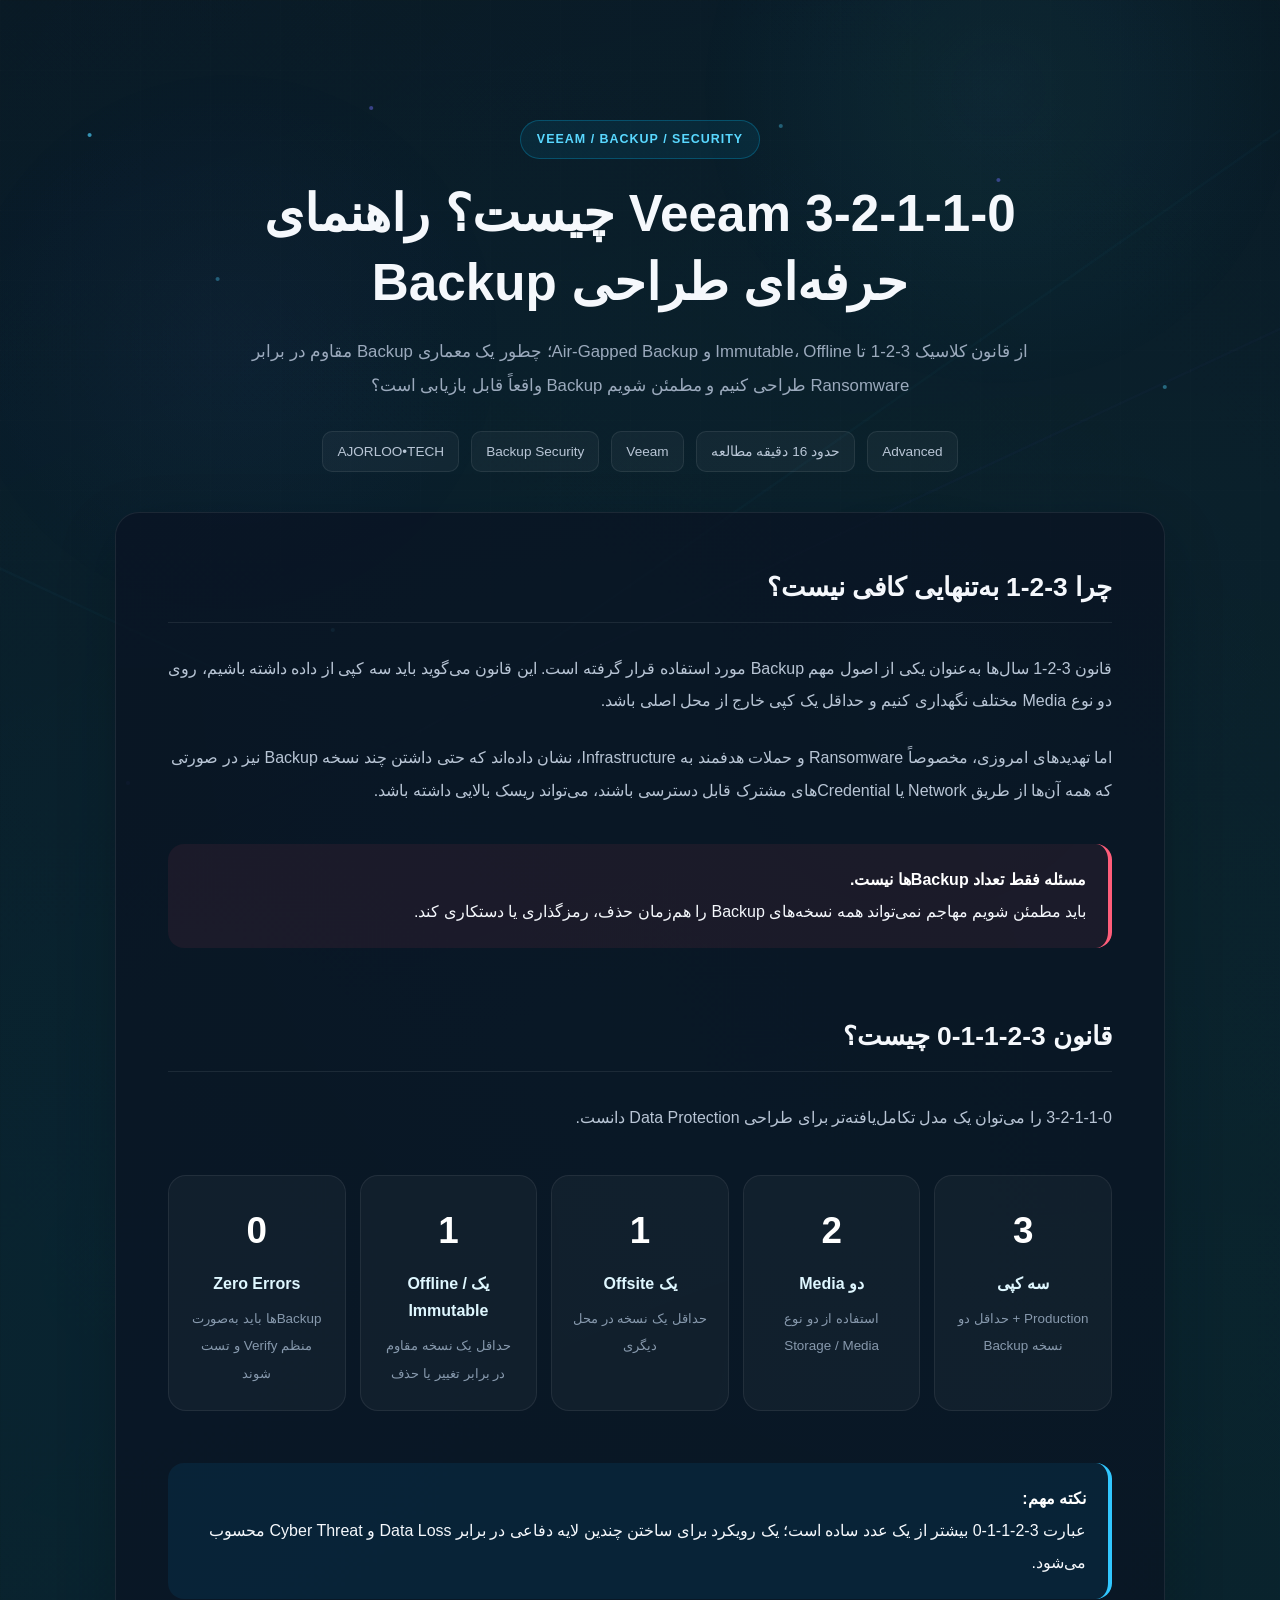
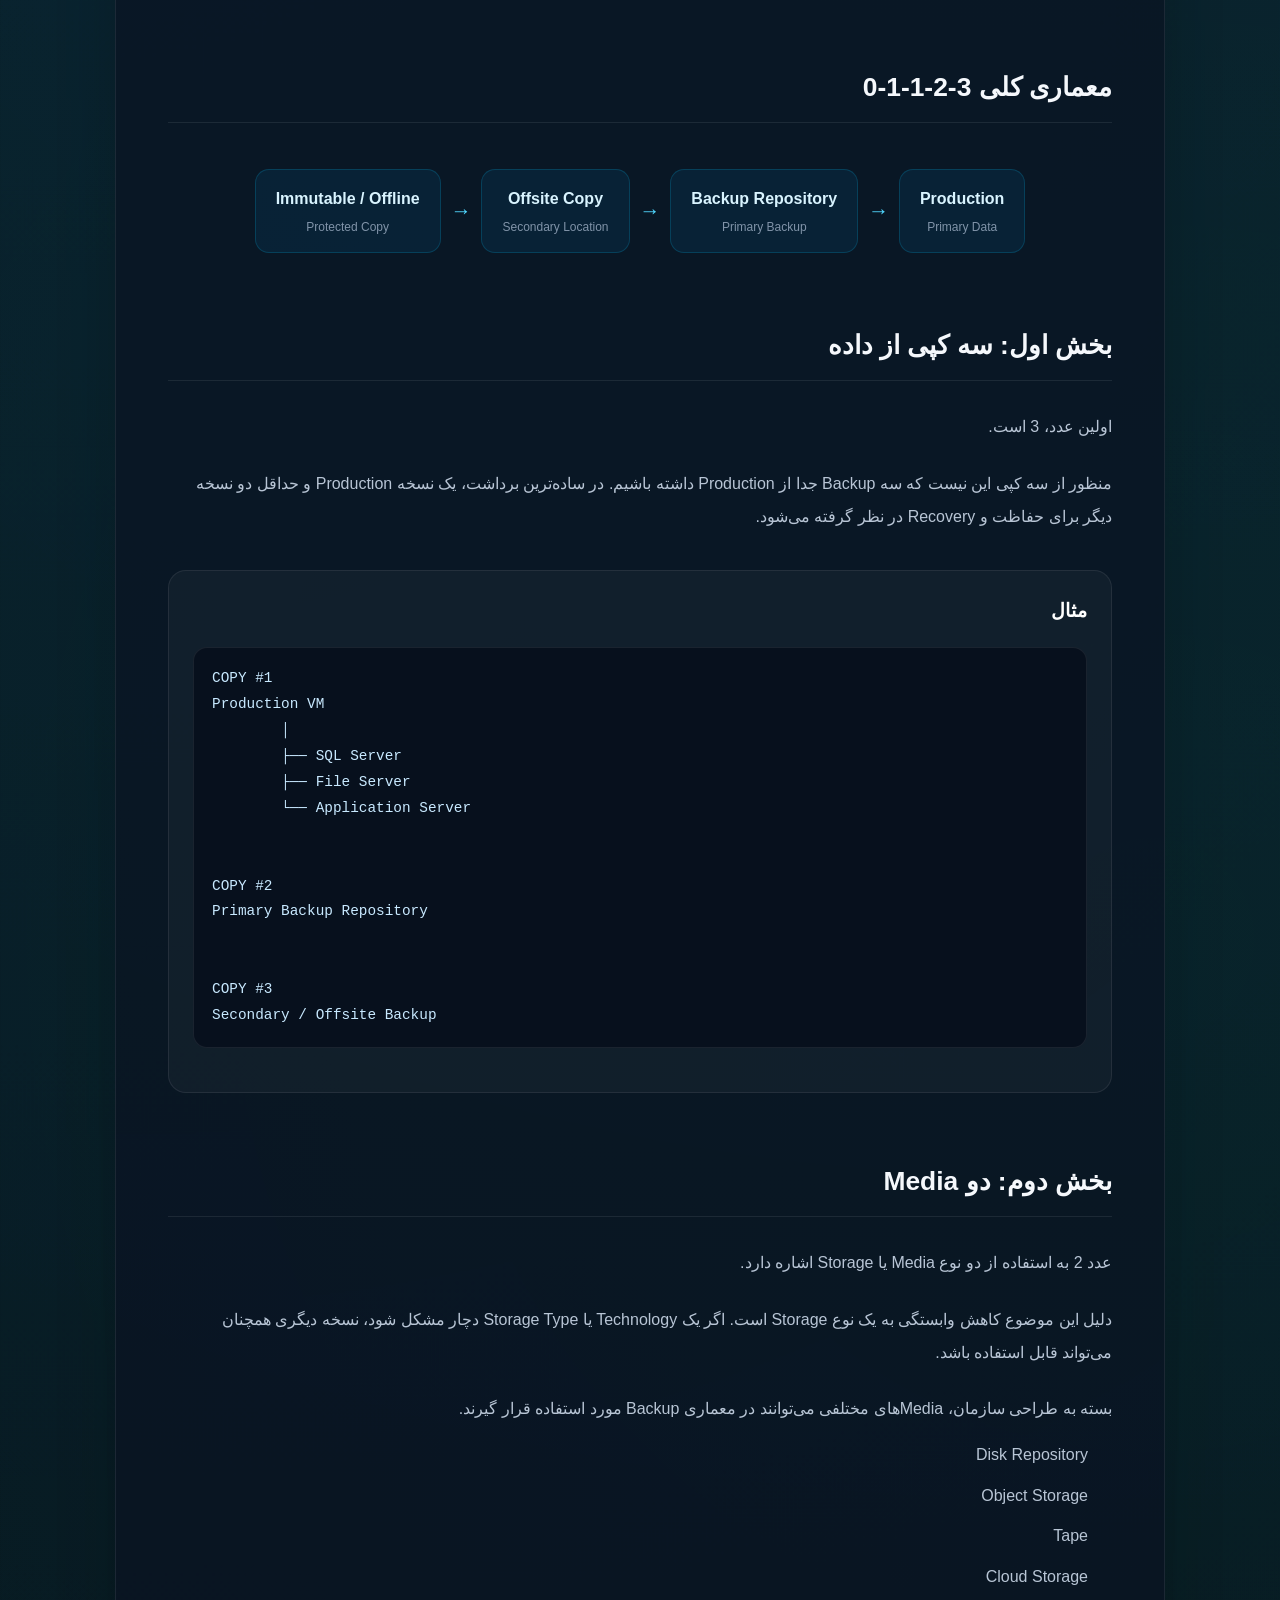
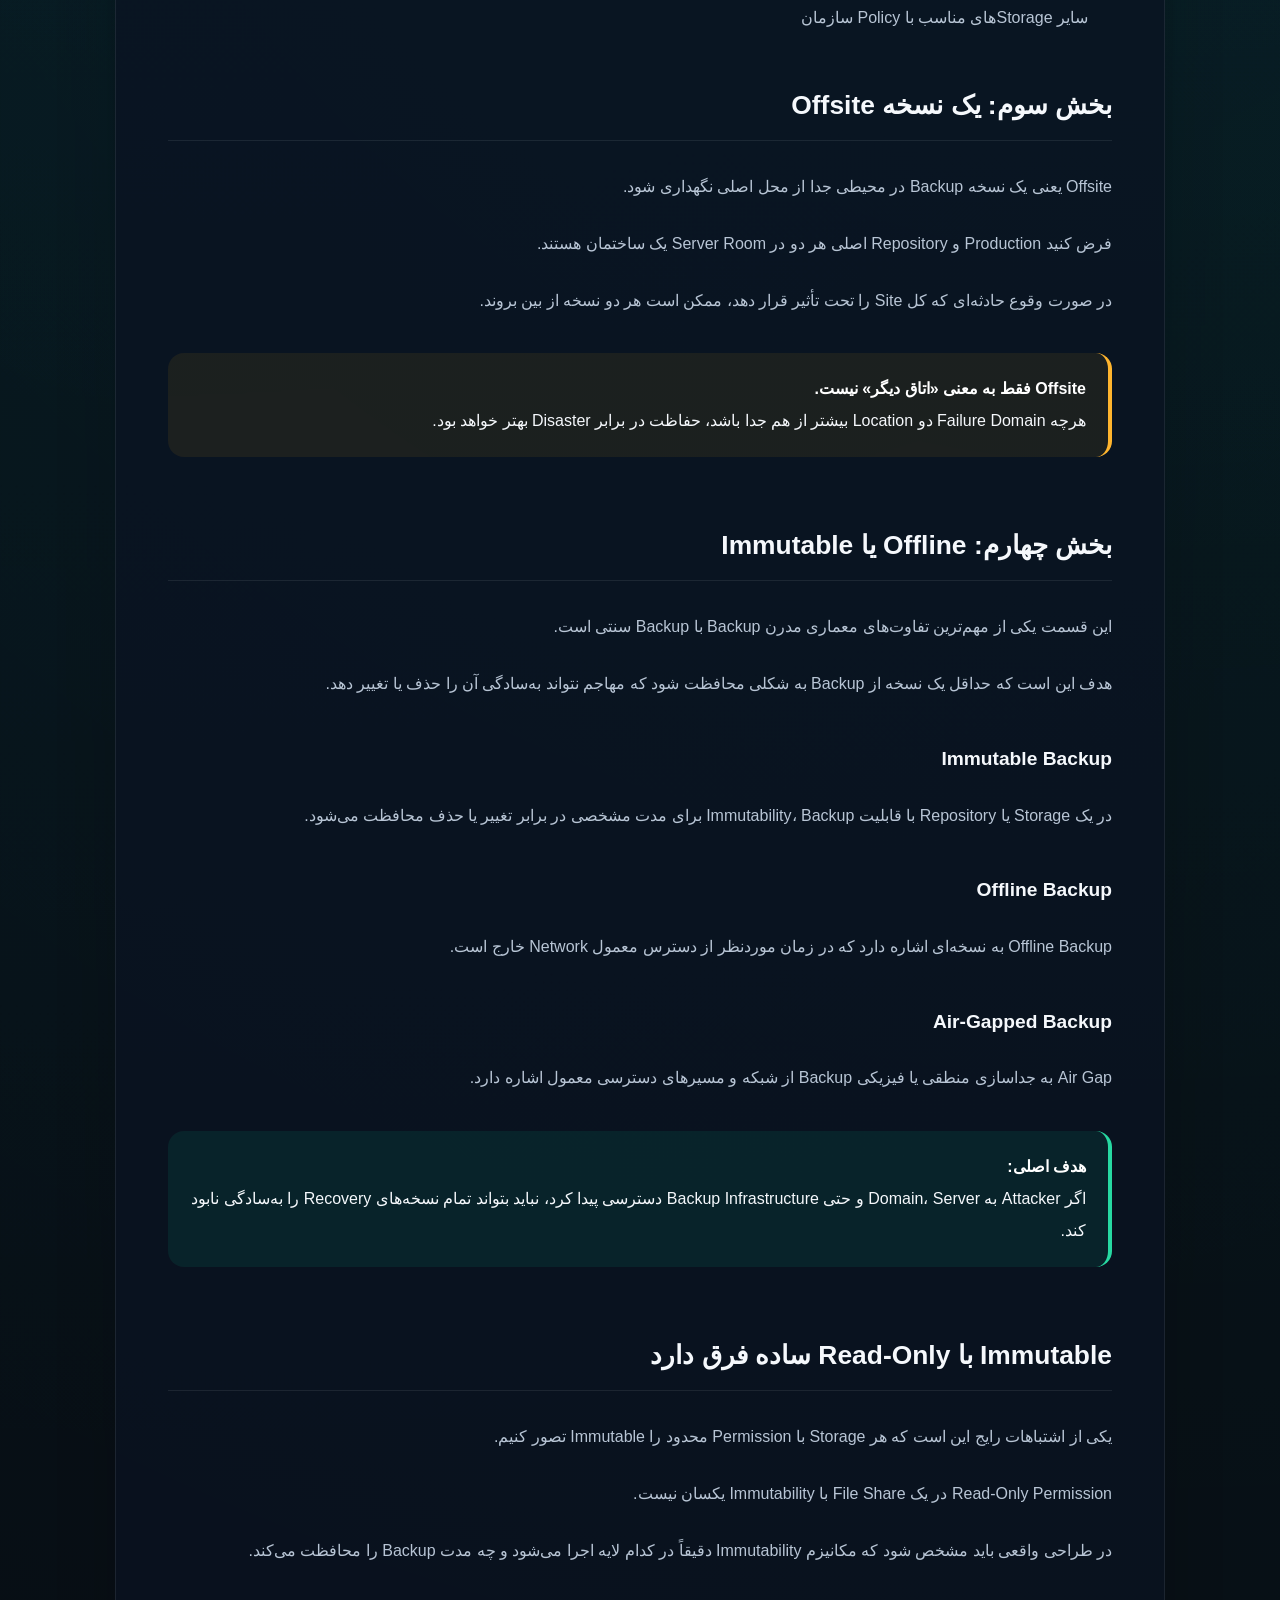
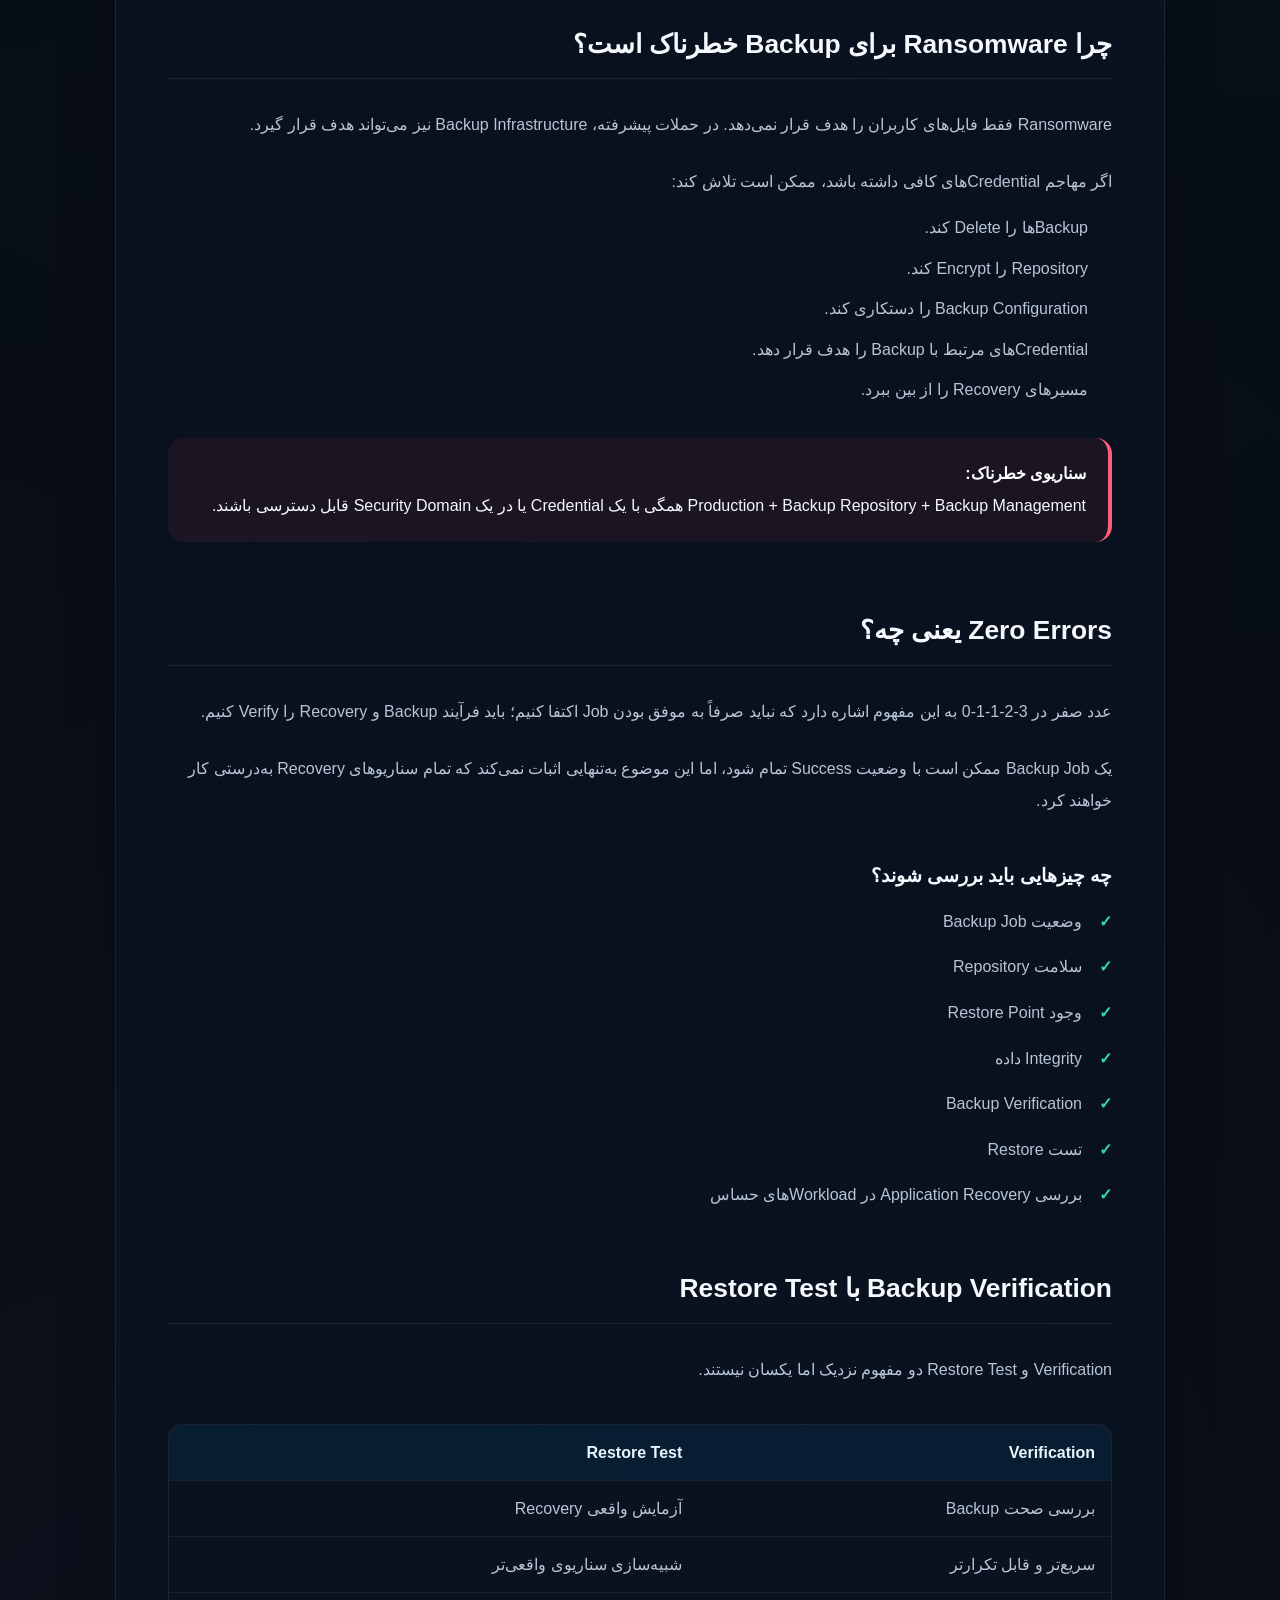
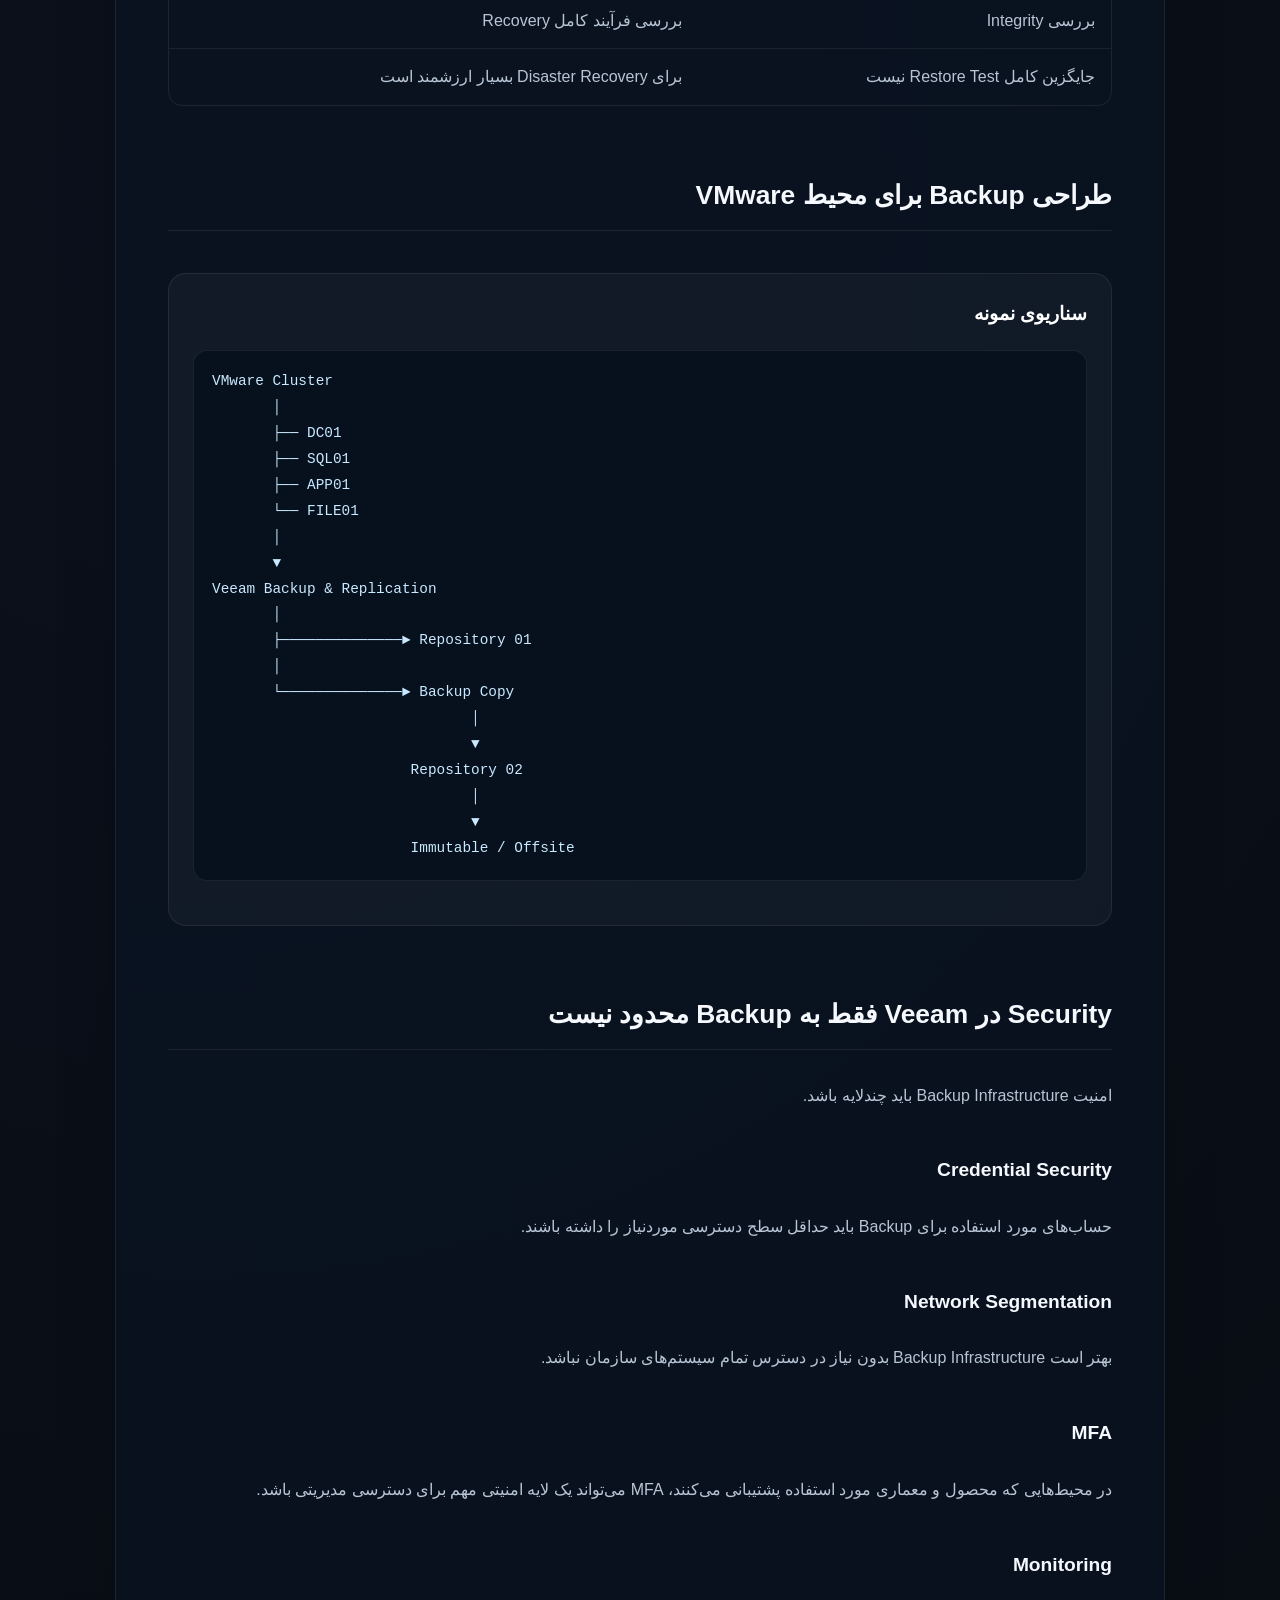
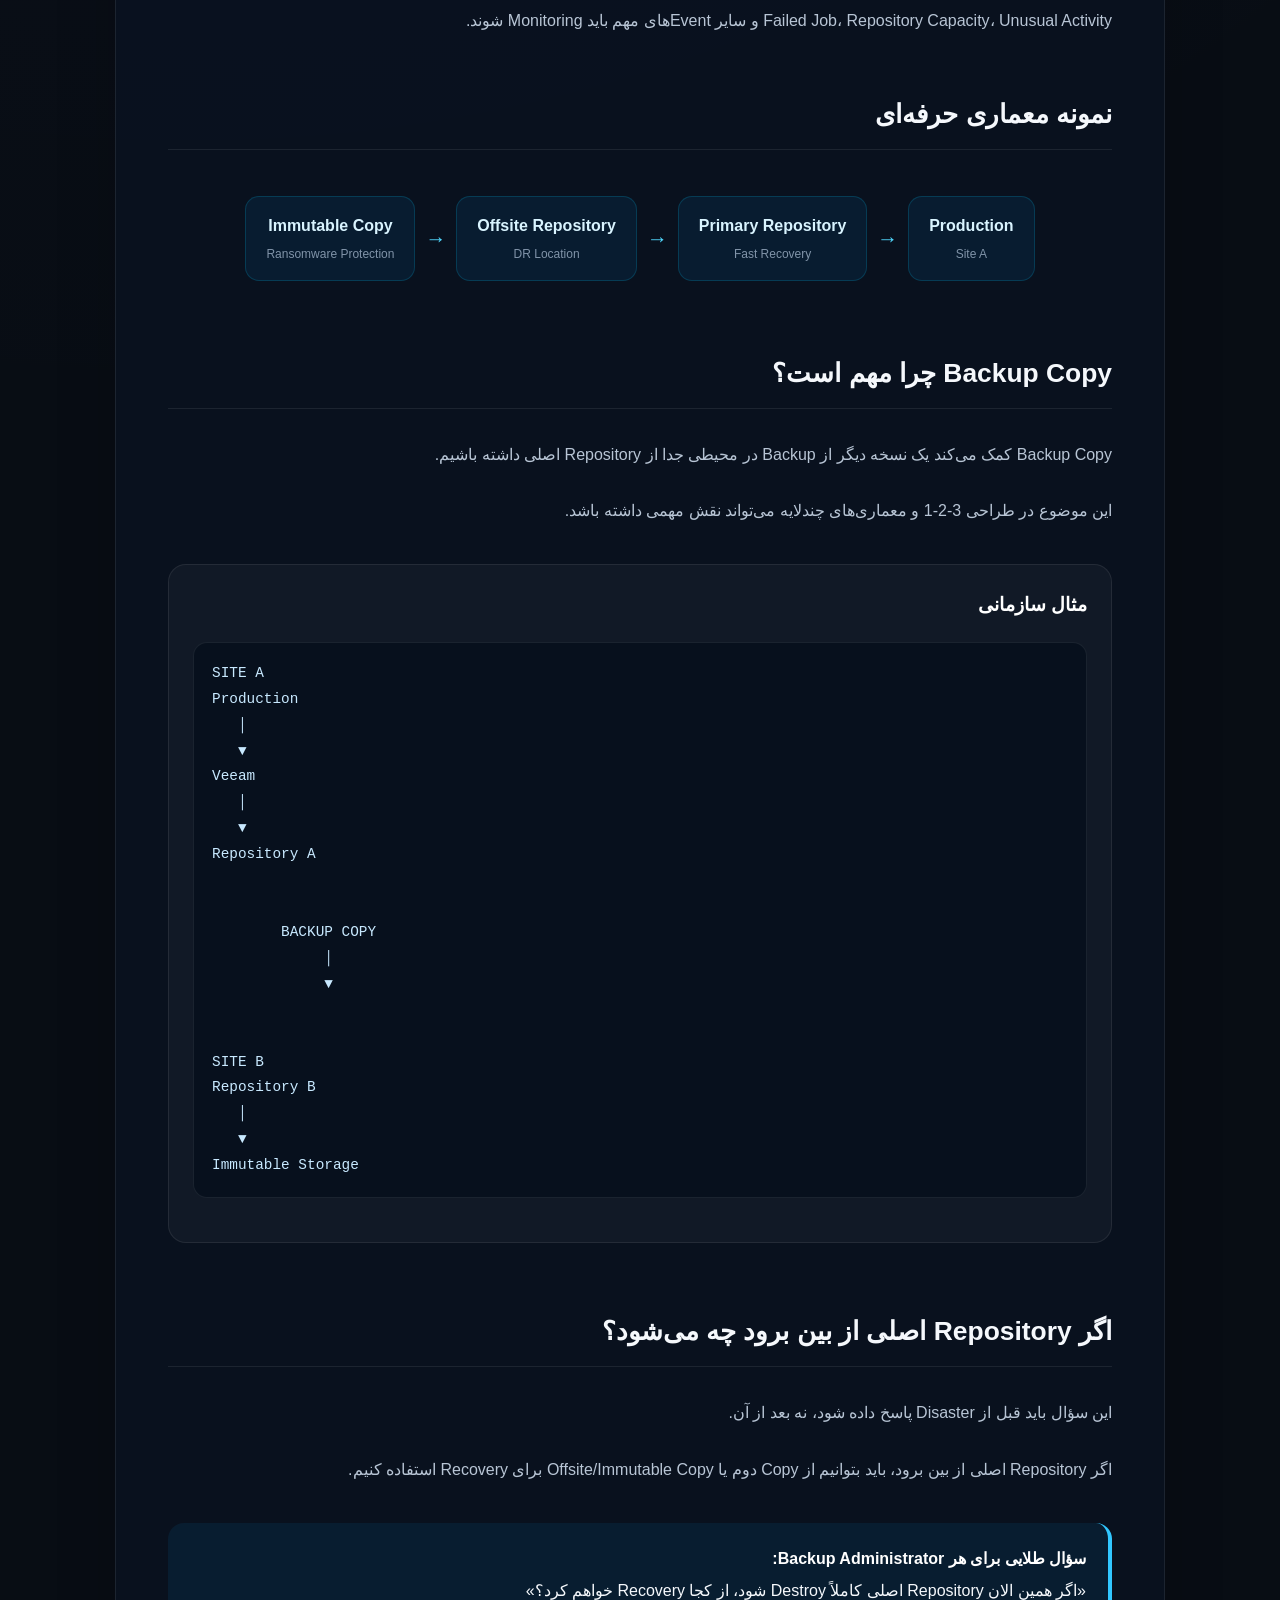
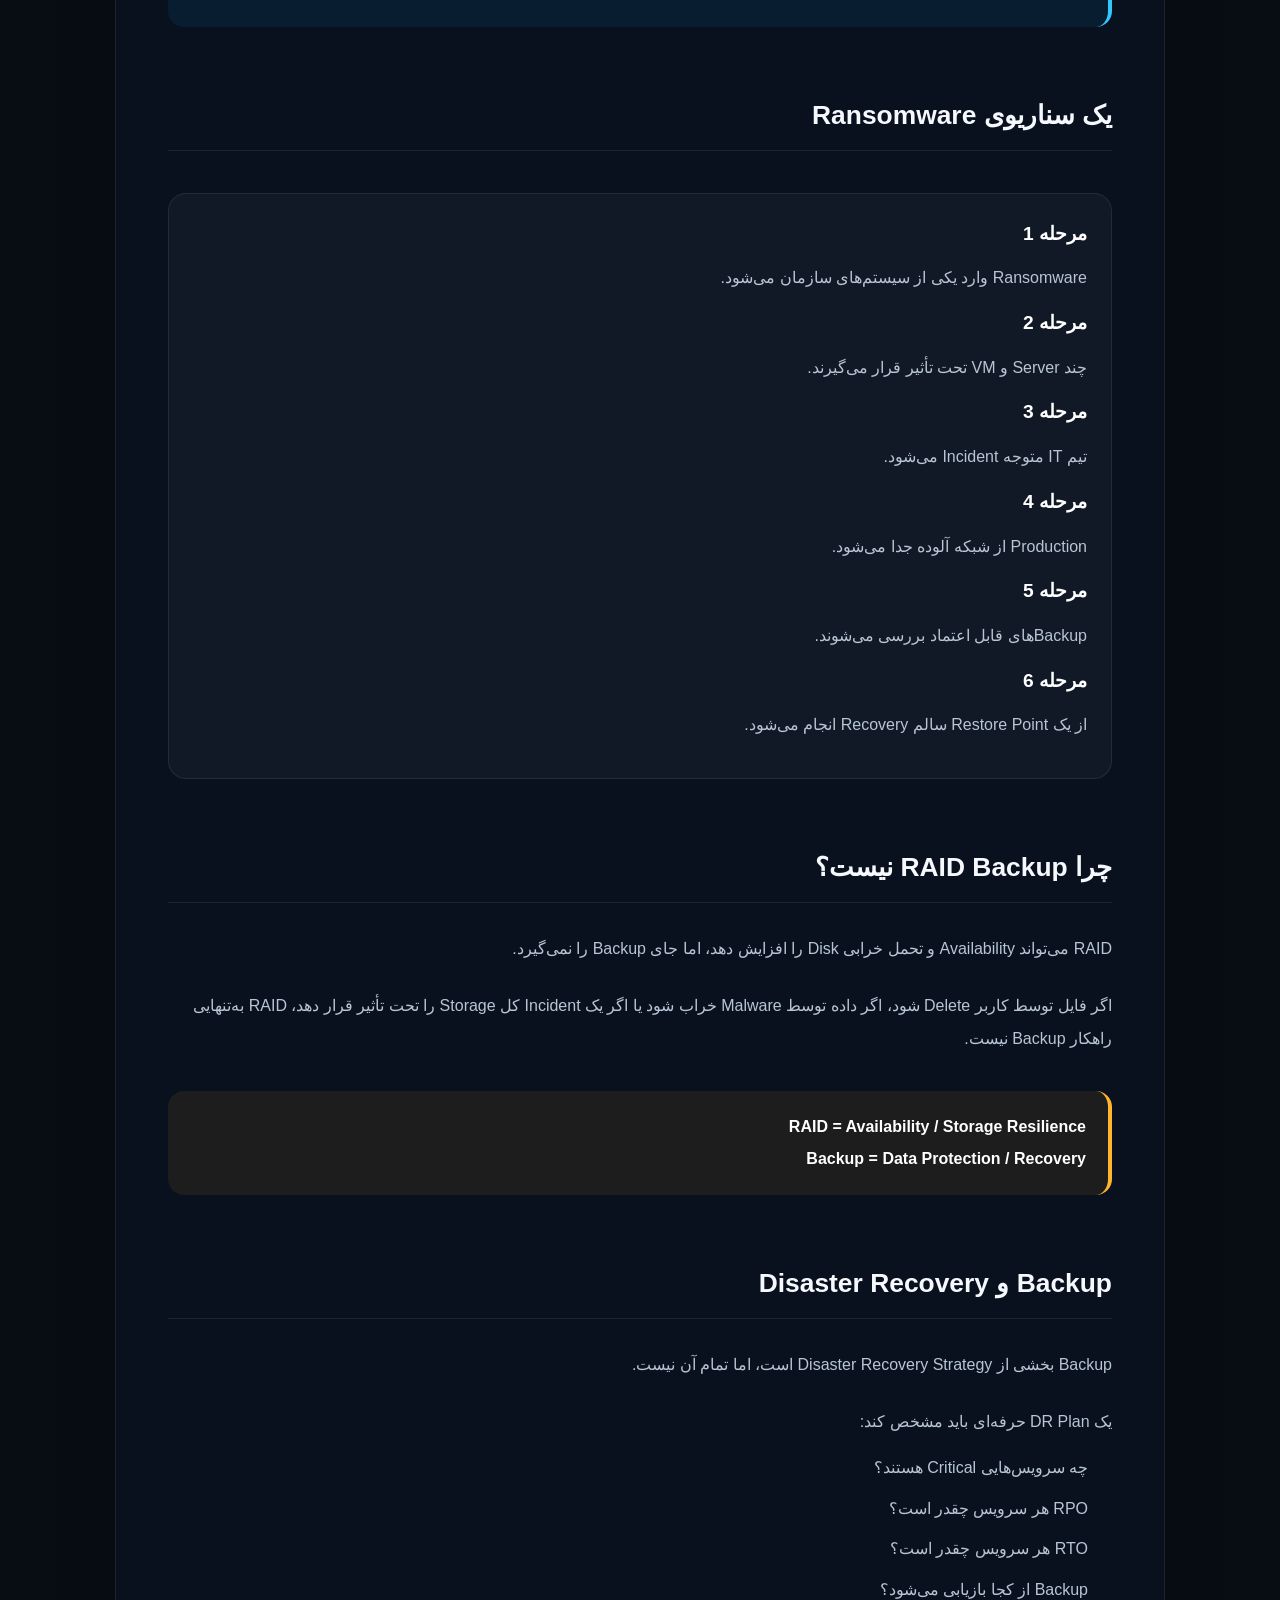
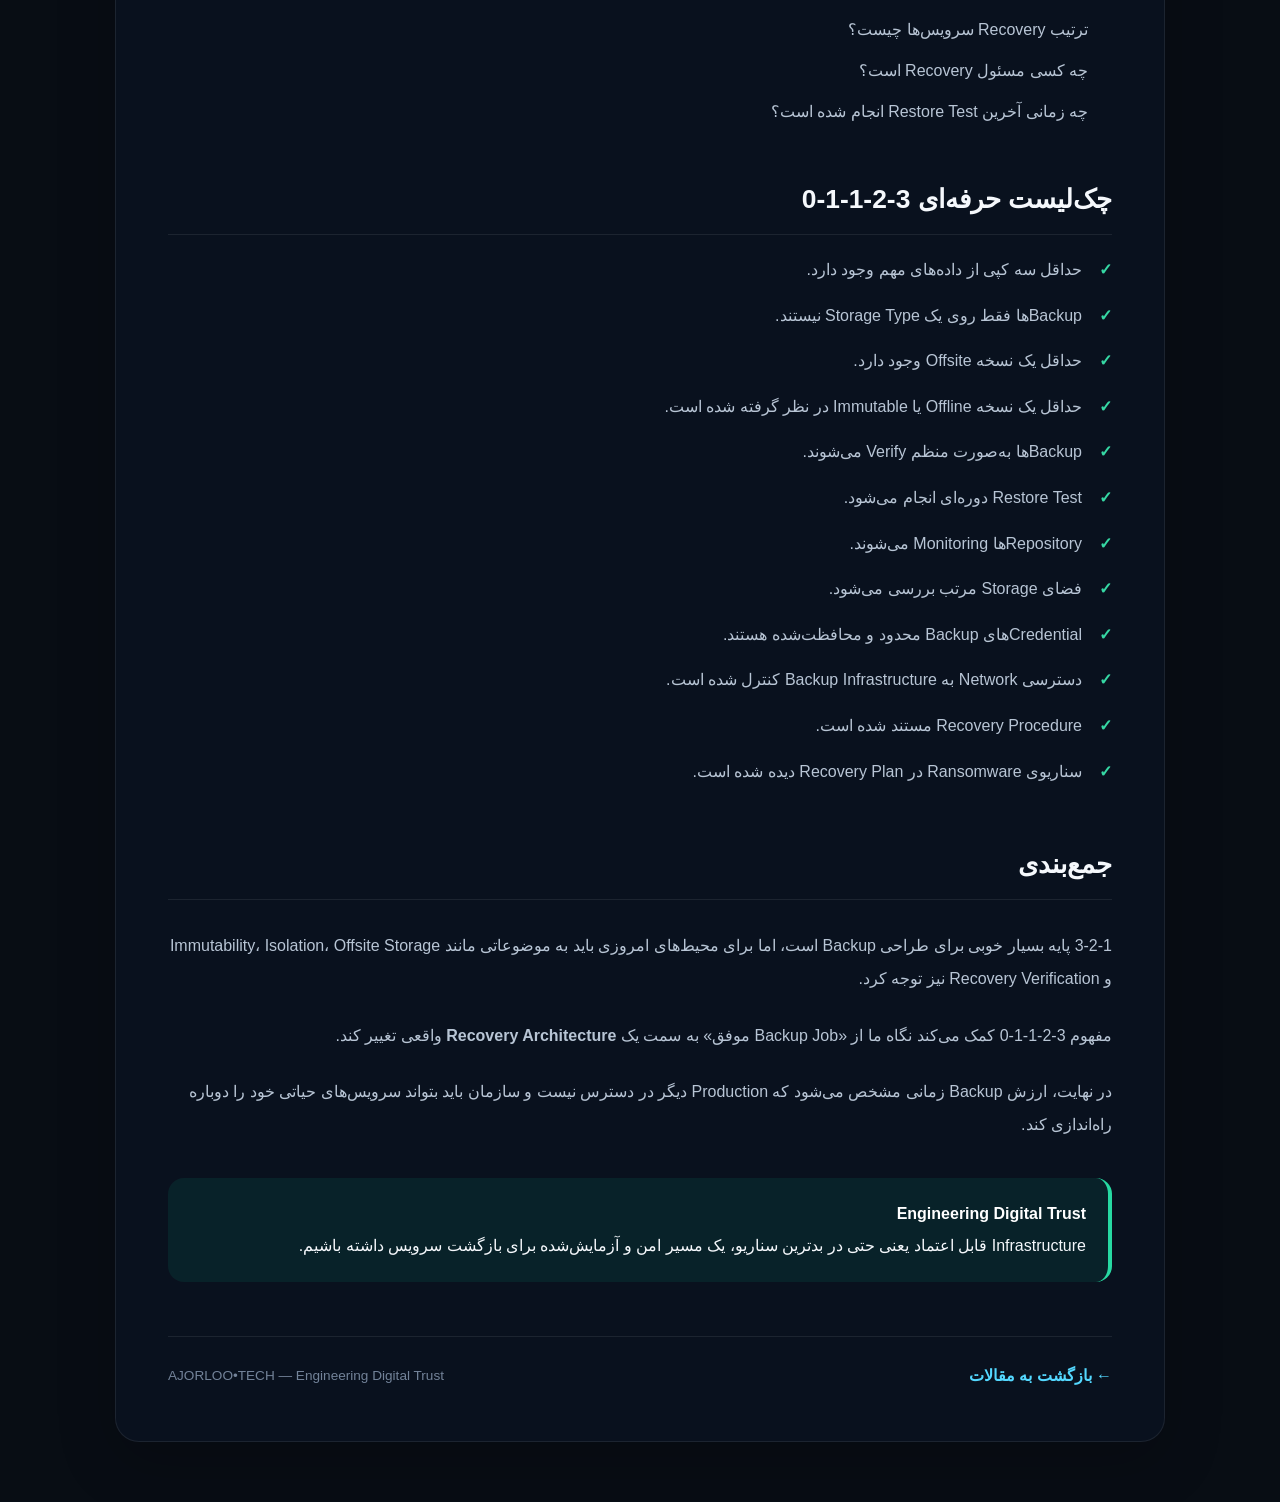
<file: veeam-32110.html>
<!DOCTYPE html>
<html lang="fa" dir="rtl">

<head>
  <meta charset="UTF-8" />
  <meta name="viewport" content="width=device-width, initial-scale=1.0" />

  <title>Veeam 3-2-1-1-0 چیست؟ راهنمای حرفه‌ای Backup | AJORLOO•TECH</title>

  <meta
    name="description"
    content="راهنمای حرفه‌ای Veeam 3-2-1-1-0 Backup Strategy، شامل Immutable Backup، Offline Backup، Air-Gapped، Ransomware Protection و Zero Errors."
  />

  <link rel="stylesheet" href="../styles.css" />

  <style>
    .article-page {
      min-height: 100vh;
      padding: 120px 20px 60px;
      background:
        radial-gradient(circle at 10% 10%, rgba(0, 170, 255, 0.08), transparent 30%),
        radial-gradient(circle at 90% 20%, rgba(0, 255, 200, 0.06), transparent 30%);
    }

    .article-container {
      width: min(1050px, 100%);
      margin: 0 auto;
    }

    .article-header {
      text-align: center;
      margin-bottom: 40px;
    }

    .article-category-badge {
      display: inline-flex;
      align-items: center;
      padding: 8px 16px;
      border: 1px solid rgba(0, 200, 255, 0.25);
      border-radius: 999px;
      background: rgba(0, 180, 255, 0.08);
      color: #59d8ff;
      font-size: 0.78rem;
      font-weight: 700;
      letter-spacing: 1px;
      margin-bottom: 20px;
    }

    .article-header h1 {
      font-size: clamp(2rem, 4vw, 3.4rem);
      line-height: 1.35;
      margin: 0 auto 18px;
      max-width: 900px;
    }

    .article-header p {
      max-width: 820px;
      margin: 0 auto;
      color: #9baabd;
      font-size: 1.05rem;
      line-height: 2;
    }

    .article-meta-bar {
      display: flex;
      justify-content: center;
      flex-wrap: wrap;
      gap: 12px;
      margin-top: 28px;
    }

    .article-meta-item {
      padding: 8px 14px;
      border-radius: 10px;
      background: rgba(255, 255, 255, 0.04);
      border: 1px solid rgba(255, 255, 255, 0.08);
      color: #b9c6d6;
      font-size: 0.85rem;
    }

    .article-content {
      background: rgba(10, 20, 35, 0.72);
      border: 1px solid rgba(255, 255, 255, 0.08);
      border-radius: 24px;
      padding: clamp(22px, 5vw, 52px);
      box-shadow: 0 20px 60px rgba(0, 0, 0, 0.18);
    }

    .article-content h2 {
      font-size: 1.65rem;
      margin: 42px 0 18px;
      padding-bottom: 12px;
      border-bottom: 1px solid rgba(255, 255, 255, 0.08);
    }

    .article-content h2:first-child {
      margin-top: 0;
    }

    .article-content h3 {
      font-size: 1.2rem;
      margin: 30px 0 12px;
    }

    .article-content p {
      color: #b8c5d5;
      line-height: 2.05;
      margin: 12px 0;
    }

    .article-content ul,
    .article-content ol {
      padding-right: 24px;
      color: #b8c5d5;
      line-height: 2.1;
    }

    .article-content li {
      margin-bottom: 7px;
    }

    .highlight-box,
    .warning-box,
    .success-box,
    .danger-box {
      margin: 24px 0;
      padding: 20px 22px;
      border-radius: 16px;
      line-height: 2;
    }

    .highlight-box {
      background: rgba(0, 170, 255, 0.08);
      border-right: 4px solid #31c7ff;
    }

    .warning-box {
      background: rgba(255, 170, 0, 0.08);
      border-right: 4px solid #ffb52e;
    }

    .success-box {
      background: rgba(0, 220, 160, 0.08);
      border-right: 4px solid #27d9a2;
    }

    .danger-box {
      background: rgba(255, 70, 100, 0.07);
      border-right: 4px solid #ff5d7a;
    }

    .highlight-box strong,
    .warning-box strong,
    .success-box strong,
    .danger-box strong {
      color: #ffffff;
    }

    .number-grid {
      display: grid;
      grid-template-columns: repeat(auto-fit, minmax(170px, 1fr));
      gap: 14px;
      margin: 28px 0;
    }

    .number-card {
      padding: 24px 18px;
      border-radius: 18px;
      background: rgba(255, 255, 255, 0.035);
      border: 1px solid rgba(255, 255, 255, 0.07);
      text-align: center;
    }

    .number-card .big-number {
      font-size: 2.3rem;
      font-weight: 800;
      color: #ffffff;
      margin-bottom: 8px;
    }

    .number-card strong {
      display: block;
      color: #dff7ff;
      margin-bottom: 7px;
    }

    .number-card span {
      color: #8799ad;
      font-size: 0.84rem;
      line-height: 1.8;
    }

    .comparison-table-wrapper {
      width: 100%;
      overflow-x: auto;
      margin: 25px 0;
      border-radius: 14px;
      border: 1px solid rgba(255, 255, 255, 0.08);
    }

    .comparison-table {
      width: 100%;
      border-collapse: collapse;
      min-width: 680px;
    }

    .comparison-table th,
    .comparison-table td {
      padding: 14px 16px;
      text-align: right;
      border-bottom: 1px solid rgba(255, 255, 255, 0.07);
    }

    .comparison-table th {
      background: rgba(0, 170, 255, 0.08);
      color: #e8f5ff;
      font-weight: 700;
    }

    .comparison-table td {
      color: #b8c5d5;
    }

    .comparison-table tr:last-child td {
      border-bottom: none;
    }

    .code-block {
      direction: ltr;
      text-align: left;
      overflow-x: auto;
      background: #07101d;
      border: 1px solid rgba(255, 255, 255, 0.08);
      border-radius: 14px;
      padding: 18px;
      margin: 20px 0;
      color: #c8e9ff;
      font-family: Consolas, Monaco, monospace;
      font-size: 0.9rem;
      line-height: 1.8;
      white-space: pre;
    }

    .scenario-card {
      margin: 24px 0;
      padding: 24px;
      border-radius: 18px;
      background: rgba(255, 255, 255, 0.035);
      border: 1px solid rgba(255, 255, 255, 0.08);
    }

    .scenario-card h3 {
      margin-top: 0;
      color: #ffffff;
    }

    .flow {
      display: flex;
      align-items: center;
      justify-content: center;
      flex-wrap: wrap;
      gap: 10px;
      margin: 28px 0;
    }

    .flow-item {
      padding: 15px 20px;
      border-radius: 14px;
      background: rgba(0, 170, 255, 0.08);
      border: 1px solid rgba(0, 200, 255, 0.18);
      color: #d9f4ff;
      font-weight: 600;
      text-align: center;
    }

    .flow-item small {
      display: block;
      color: #8194a9;
      font-size: 0.75rem;
      margin-top: 5px;
      font-weight: 400;
    }

    .flow-arrow {
      color: #51d8ff;
      font-size: 1.3rem;
    }

    .check-list {
      list-style: none;
      padding-right: 0 !important;
    }

    .check-list li {
      position: relative;
      padding-right: 30px;
      margin-bottom: 12px;
    }

    .check-list li::before {
      content: "✓";
      position: absolute;
      right: 0;
      top: 0;
      color: #36d8a4;
      font-weight: 800;
    }

    .article-footer {
      display: flex;
      justify-content: space-between;
      align-items: center;
      gap: 20px;
      flex-wrap: wrap;
      margin-top: 30px;
      padding-top: 25px;
      border-top: 1px solid rgba(255, 255, 255, 0.08);
    }

    .back-link {
      display: inline-flex;
      align-items: center;
      gap: 8px;
      color: #54d8ff;
      text-decoration: none;
      font-weight: 700;
    }

    .back-link:hover {
      opacity: 0.8;
    }

    .article-brand {
      color: #738399;
      font-size: 0.85rem;
    }

    @media (max-width: 700px) {

      .article-page {
        padding: 95px 14px 40px;
      }

      .article-content {
        padding: 22px 17px;
        border-radius: 18px;
      }

      .article-header h1 {
        font-size: 1.9rem;
      }

      .article-content h2 {
        font-size: 1.4rem;
      }

      .flow {
        flex-direction: column;
      }

      .flow-arrow {
        transform: rotate(90deg);
      }
    }
  </style>
</head>


<body>

  <main class="article-page">

    <div class="article-container">

      <header class="article-header">

        <div class="article-category-badge">
          VEEAM / BACKUP / SECURITY
        </div>

        <h1>
          Veeam 3-2-1-1-0 چیست؟
          راهنمای حرفه‌ای طراحی Backup
        </h1>

        <p>
          از قانون کلاسیک 3-2-1 تا Immutable، Offline و Air-Gapped Backup؛
          چطور یک معماری Backup مقاوم در برابر Ransomware طراحی کنیم
          و مطمئن شویم Backup واقعاً قابل بازیابی است؟
        </p>

        <div class="article-meta-bar">

          <span class="article-meta-item">
            Advanced
          </span>

          <span class="article-meta-item">
            حدود 16 دقیقه مطالعه
          </span>

          <span class="article-meta-item">
            Veeam
          </span>

          <span class="article-meta-item">
            Backup Security
          </span>

          <span class="article-meta-item">
            AJORLOO•TECH
          </span>

        </div>

      </header>


      <article class="article-content">


        <h2>
          چرا 3-2-1 به‌تنهایی کافی نیست؟
        </h2>

        <p>
          قانون 3-2-1 سال‌ها به‌عنوان یکی از اصول مهم Backup مورد استفاده
          قرار گرفته است. این قانون می‌گوید باید سه کپی از داده داشته باشیم،
          روی دو نوع Media مختلف نگهداری کنیم و حداقل یک کپی خارج از
          محل اصلی باشد.
        </p>

        <p>
          اما تهدیدهای امروزی، مخصوصاً Ransomware و حملات هدفمند به
          Infrastructure، نشان داده‌اند که حتی داشتن چند نسخه Backup
          نیز در صورتی که همه آن‌ها از طریق Network یا Credentialهای
          مشترک قابل دسترسی باشند، می‌تواند ریسک بالایی داشته باشد.
        </p>

        <div class="danger-box">

          <strong>
            مسئله فقط تعداد Backupها نیست.
          </strong>

          <br />

          باید مطمئن شویم مهاجم نمی‌تواند همه نسخه‌های Backup را
          هم‌زمان حذف، رمزگذاری یا دستکاری کند.

        </div>


        <h2>
          قانون 3-2-1-1-0 چیست؟
        </h2>

        <p>
          3-2-1-1-0 را می‌توان یک مدل تکامل‌یافته‌تر برای طراحی
          Data Protection دانست.
        </p>

        <div class="number-grid">

          <div class="number-card">

            <div class="big-number">
              3
            </div>

            <strong>
              سه کپی
            </strong>

            <span>
              Production + حداقل دو نسخه Backup
            </span>

          </div>


          <div class="number-card">

            <div class="big-number">
              2
            </div>

            <strong>
              دو Media
            </strong>

            <span>
              استفاده از دو نوع Storage / Media
            </span>

          </div>


          <div class="number-card">

            <div class="big-number">
              1
            </div>

            <strong>
              یک Offsite
            </strong>

            <span>
              حداقل یک نسخه در محل دیگری
            </span>

          </div>


          <div class="number-card">

            <div class="big-number">
              1
            </div>

            <strong>
              یک Offline / Immutable
            </strong>

            <span>
              حداقل یک نسخه مقاوم در برابر تغییر یا حذف
            </span>

          </div>


          <div class="number-card">

            <div class="big-number">
              0
            </div>

            <strong>
              Zero Errors
            </strong>

            <span>
              Backupها باید به‌صورت منظم Verify و تست شوند
            </span>

          </div>

        </div>


        <div class="highlight-box">

          <strong>
            نکته مهم:
          </strong>

          <br />

          عبارت 3-2-1-1-0 بیشتر از یک عدد ساده است؛
          یک رویکرد برای ساختن چندین لایه دفاعی در برابر
          Data Loss و Cyber Threat محسوب می‌شود.

        </div>


        <h2>
          معماری کلی 3-2-1-1-0
        </h2>

        <div class="flow">

          <div class="flow-item">
            Production
            <small>Primary Data</small>
          </div>

          <div class="flow-arrow">
            →
          </div>

          <div class="flow-item">
            Backup Repository
            <small>Primary Backup</small>
          </div>

          <div class="flow-arrow">
            →
          </div>

          <div class="flow-item">
            Offsite Copy
            <small>Secondary Location</small>
          </div>

          <div class="flow-arrow">
            →
          </div>

          <div class="flow-item">
            Immutable / Offline
            <small>Protected Copy</small>
          </div>

        </div>


        <h2>
          بخش اول: سه کپی از داده
        </h2>

        <p>
          اولین عدد، 3 است.
        </p>

        <p>
          منظور از سه کپی این نیست که سه Backup جدا از Production داشته باشیم.
          در ساده‌ترین برداشت، یک نسخه Production و حداقل دو نسخه دیگر
          برای حفاظت و Recovery در نظر گرفته می‌شود.
        </p>

        <div class="scenario-card">

          <h3>
            مثال
          </h3>

          <div class="code-block">COPY #1
Production VM
        │
        ├── SQL Server
        ├── File Server
        └── Application Server


COPY #2
Primary Backup Repository


COPY #3
Secondary / Offsite Backup</div>

        </div>


        <h2>
          بخش دوم: دو Media
        </h2>

        <p>
          عدد 2 به استفاده از دو نوع Media یا Storage اشاره دارد.
        </p>

        <p>
          دلیل این موضوع کاهش وابستگی به یک نوع Storage است.
          اگر یک Technology یا Storage Type دچار مشکل شود،
          نسخه دیگری همچنان می‌تواند قابل استفاده باشد.
        </p>

        <p>
          بسته به طراحی سازمان، Mediaهای مختلفی می‌توانند در
          معماری Backup مورد استفاده قرار گیرند.
        </p>

        <ul>

          <li>
            Disk Repository
          </li>

          <li>
            Object Storage
          </li>

          <li>
            Tape
          </li>

          <li>
            Cloud Storage
          </li>

          <li>
            سایر Storageهای مناسب با Policy سازمان
          </li>

        </ul>


        <h2>
          بخش سوم: یک نسخه Offsite
        </h2>

        <p>
          Offsite یعنی یک نسخه Backup در محیطی جدا از محل اصلی نگهداری شود.
        </p>

        <p>
          فرض کنید Production و Repository اصلی هر دو در Server Room
          یک ساختمان هستند.
        </p>

        <p>
          در صورت وقوع حادثه‌ای که کل Site را تحت تأثیر قرار دهد،
          ممکن است هر دو نسخه از بین بروند.
        </p>

        <div class="warning-box">

          <strong>
            Offsite فقط به معنی «اتاق دیگر» نیست.
          </strong>

          <br />

          هرچه Failure Domain دو Location بیشتر از هم جدا باشد،
          حفاظت در برابر Disaster بهتر خواهد بود.

        </div>


        <h2>
          بخش چهارم: Offline یا Immutable
        </h2>

        <p>
          این قسمت یکی از مهم‌ترین تفاوت‌های معماری مدرن Backup
          با Backup سنتی است.
        </p>

        <p>
          هدف این است که حداقل یک نسخه از Backup به شکلی محافظت شود
          که مهاجم نتواند به‌سادگی آن را حذف یا تغییر دهد.
        </p>

        <h3>
          Immutable Backup
        </h3>

        <p>
          در یک Storage یا Repository با قابلیت Immutability،
          Backup برای مدت مشخصی در برابر تغییر یا حذف محافظت می‌شود.
        </p>

        <h3>
          Offline Backup
        </h3>

        <p>
          Offline Backup به نسخه‌ای اشاره دارد که در زمان موردنظر
          از دسترس معمول Network خارج است.
        </p>

        <h3>
          Air-Gapped Backup
        </h3>

        <p>
          Air Gap به جداسازی منطقی یا فیزیکی Backup از شبکه و مسیرهای
          دسترسی معمول اشاره دارد.
        </p>

        <div class="success-box">

          <strong>
            هدف اصلی:
          </strong>

          <br />

          اگر Attacker به Domain، Server و حتی Backup Infrastructure
          دسترسی پیدا کرد، نباید بتواند تمام نسخه‌های Recovery را
          به‌سادگی نابود کند.

        </div>


        <h2>
          Immutable با Read-Only ساده فرق دارد
        </h2>

        <p>
          یکی از اشتباهات رایج این است که هر Storage با Permission
          محدود را Immutable تصور کنیم.
        </p>

        <p>
          Read-Only Permission در یک File Share با Immutability
          یکسان نیست.
        </p>

        <p>
          در طراحی واقعی باید مشخص شود که مکانیزم Immutability دقیقاً
          در کدام لایه اجرا می‌شود و چه مدت Backup را محافظت می‌کند.
        </p>


        <h2>
          چرا Ransomware برای Backup خطرناک است؟
        </h2>

        <p>
          Ransomware فقط فایل‌های کاربران را هدف قرار نمی‌دهد.
          در حملات پیشرفته، Backup Infrastructure نیز می‌تواند
          هدف قرار گیرد.
        </p>

        <p>
          اگر مهاجم Credentialهای کافی داشته باشد، ممکن است تلاش کند:
        </p>

        <ul>

          <li>
            Backupها را Delete کند.
          </li>

          <li>
            Repository را Encrypt کند.
          </li>

          <li>
            Backup Configuration را دستکاری کند.
          </li>

          <li>
            Credentialهای مرتبط با Backup را هدف قرار دهد.
          </li>

          <li>
            مسیرهای Recovery را از بین ببرد.
          </li>

        </ul>


        <div class="danger-box">

          <strong>
            سناریوی خطرناک:
          </strong>

          <br />

          Production + Backup Repository + Backup Management
          همگی با یک Credential یا در یک Security Domain قابل دسترسی باشند.

        </div>


        <h2>
          Zero Errors یعنی چه؟
        </h2>

        <p>
          عدد صفر در 3-2-1-1-0 به این مفهوم اشاره دارد که نباید
          صرفاً به موفق بودن Job اکتفا کنیم؛ باید فرآیند Backup
          و Recovery را Verify کنیم.
        </p>

        <p>
          یک Backup Job ممکن است با وضعیت Success تمام شود،
          اما این موضوع به‌تنهایی اثبات نمی‌کند که تمام سناریوهای
          Recovery به‌درستی کار خواهند کرد.
        </p>

        <h3>
          چه چیزهایی باید بررسی شوند؟
        </h3>

        <ul class="check-list">

          <li>
            وضعیت Backup Job
          </li>

          <li>
            سلامت Repository
          </li>

          <li>
            وجود Restore Point
          </li>

          <li>
            Integrity داده
          </li>

          <li>
            Backup Verification
          </li>

          <li>
            تست Restore
          </li>

          <li>
            بررسی Application Recovery در Workloadهای حساس
          </li>

        </ul>


        <h2>
          Backup Verification با Restore Test
        </h2>

        <p>
          Verification و Restore Test دو مفهوم نزدیک اما یکسان نیستند.
        </p>

        <div class="comparison-table-wrapper">

          <table class="comparison-table">

            <thead>

              <tr>
                <th>
                  Verification
                </th>

                <th>
                  Restore Test
                </th>
              </tr>

            </thead>

            <tbody>

              <tr>

                <td>
                  بررسی صحت Backup
                </td>

                <td>
                  آزمایش واقعی Recovery
                </td>

              </tr>

              <tr>

                <td>
                  سریع‌تر و قابل تکرارتر
                </td>

                <td>
                  شبیه‌سازی سناریوی واقعی‌تر
                </td>

              </tr>

              <tr>

                <td>
                  بررسی Integrity
                </td>

                <td>
                  بررسی فرآیند کامل Recovery
                </td>

              </tr>

              <tr>

                <td>
                  جایگزین کامل Restore Test نیست
                </td>

                <td>
                  برای Disaster Recovery بسیار ارزشمند است
                </td>

              </tr>

            </tbody>

          </table>

        </div>


        <h2>
          طراحی Backup برای محیط VMware
        </h2>

        <div class="scenario-card">

          <h3>
            سناریوی نمونه
          </h3>

          <div class="code-block">VMware Cluster
       │
       ├── DC01
       ├── SQL01
       ├── APP01
       └── FILE01
       │
       ▼
Veeam Backup & Replication
       │
       ├──────────────► Repository 01
       │
       └──────────────► Backup Copy
                              │
                              ▼
                       Repository 02
                              │
                              ▼
                       Immutable / Offsite</div>

        </div>


        <h2>
          Security در Veeam فقط به Backup محدود نیست
        </h2>

        <p>
          امنیت Backup Infrastructure باید چندلایه باشد.
        </p>

        <h3>
          Credential Security
        </h3>

        <p>
          حساب‌های مورد استفاده برای Backup باید حداقل سطح دسترسی
          موردنیاز را داشته باشند.
        </p>

        <h3>
          Network Segmentation
        </h3>

        <p>
          بهتر است Backup Infrastructure بدون نیاز در دسترس تمام
          سیستم‌های سازمان نباشد.
        </p>

        <h3>
          MFA
        </h3>

        <p>
          در محیط‌هایی که محصول و معماری مورد استفاده پشتیبانی می‌کنند،
          MFA می‌تواند یک لایه امنیتی مهم برای دسترسی مدیریتی باشد.
        </p>

        <h3>
          Monitoring
        </h3>

        <p>
          Failed Job، Repository Capacity، Unusual Activity و سایر
          Eventهای مهم باید Monitoring شوند.
        </p>


        <h2>
          نمونه معماری حرفه‌ای
        </h2>

        <div class="flow">

          <div class="flow-item">
            Production
            <small>Site A</small>
          </div>

          <div class="flow-arrow">
            →
          </div>

          <div class="flow-item">
            Primary Repository
            <small>Fast Recovery</small>
          </div>

          <div class="flow-arrow">
            →
          </div>

          <div class="flow-item">
            Offsite Repository
            <small>DR Location</small>
          </div>

          <div class="flow-arrow">
            →
          </div>

          <div class="flow-item">
            Immutable Copy
            <small>Ransomware Protection</small>
          </div>

        </div>


        <h2>
          Backup Copy چرا مهم است؟
        </h2>

        <p>
          Backup Copy کمک می‌کند یک نسخه دیگر از Backup در محیطی
          جدا از Repository اصلی داشته باشیم.
        </p>

        <p>
          این موضوع در طراحی 3-2-1 و معماری‌های چندلایه می‌تواند
          نقش مهمی داشته باشد.
        </p>

        <div class="scenario-card">

          <h3>
            مثال سازمانی
          </h3>

          <div class="code-block">SITE A
Production
   │
   ▼
Veeam
   │
   ▼
Repository A


        BACKUP COPY
             │
             ▼


SITE B
Repository B
   │
   ▼
Immutable Storage</div>

        </div>


        <h2>
          اگر Repository اصلی از بین برود چه می‌شود؟
        </h2>

        <p>
          این سؤال باید قبل از Disaster پاسخ داده شود، نه بعد از آن.
        </p>

        <p>
          اگر Repository اصلی از بین برود، باید بتوانیم از Copy دوم
          یا Offsite/Immutable Copy برای Recovery استفاده کنیم.
        </p>

        <div class="highlight-box">

          <strong>
            سؤال طلایی برای هر Backup Administrator:
          </strong>

          <br />

          «اگر همین الان Repository اصلی کاملاً Destroy شود،
          از کجا Recovery خواهم کرد؟»

        </div>


        <h2>
          یک سناریوی Ransomware
        </h2>

        <div class="scenario-card">

          <h3>
            مرحله 1
          </h3>

          <p>
            Ransomware وارد یکی از سیستم‌های سازمان می‌شود.
          </p>

          <h3>
            مرحله 2
          </h3>

          <p>
            چند Server و VM تحت تأثیر قرار می‌گیرند.
          </p>

          <h3>
            مرحله 3
          </h3>

          <p>
            تیم IT متوجه Incident می‌شود.
          </p>

          <h3>
            مرحله 4
          </h3>

          <p>
            Production از شبکه آلوده جدا می‌شود.
          </p>

          <h3>
            مرحله 5
          </h3>

          <p>
            Backupهای قابل اعتماد بررسی می‌شوند.
          </p>

          <h3>
            مرحله 6
          </h3>

          <p>
            از یک Restore Point سالم Recovery انجام می‌شود.
          </p>

        </div>


        <h2>
          چرا RAID Backup نیست؟
        </h2>

        <p>
          RAID می‌تواند Availability و تحمل خرابی Disk را افزایش دهد،
          اما جای Backup را نمی‌گیرد.
        </p>

        <p>
          اگر فایل توسط کاربر Delete شود، اگر داده توسط Malware خراب شود
          یا اگر یک Incident کل Storage را تحت تأثیر قرار دهد،
          RAID به‌تنهایی راهکار Backup نیست.
        </p>

        <div class="warning-box">

          <strong>
            RAID = Availability / Storage Resilience
          </strong>

          <br />

          <strong>
            Backup = Data Protection / Recovery
          </strong>

        </div>


        <h2>
          Backup و Disaster Recovery
        </h2>

        <p>
          Backup بخشی از Disaster Recovery Strategy است، اما تمام آن نیست.
        </p>

        <p>
          یک DR Plan حرفه‌ای باید مشخص کند:
        </p>

        <ul>

          <li>
            چه سرویس‌هایی Critical هستند؟
          </li>

          <li>
            RPO هر سرویس چقدر است؟
          </li>

          <li>
            RTO هر سرویس چقدر است؟
          </li>

          <li>
            Backup از کجا بازیابی می‌شود؟
          </li>

          <li>
            ترتیب Recovery سرویس‌ها چیست؟
          </li>

          <li>
            چه کسی مسئول Recovery است؟
          </li>

          <li>
            چه زمانی آخرین Restore Test انجام شده است؟
          </li>

        </ul>


        <h2>
          چک‌لیست حرفه‌ای 3-2-1-1-0
        </h2>

        <ul class="check-list">

          <li>
            حداقل سه کپی از داده‌های مهم وجود دارد.
          </li>

          <li>
            Backupها فقط روی یک Storage Type نیستند.
          </li>

          <li>
            حداقل یک نسخه Offsite وجود دارد.
          </li>

          <li>
            حداقل یک نسخه Offline یا Immutable در نظر گرفته شده است.
          </li>

          <li>
            Backupها به‌صورت منظم Verify می‌شوند.
          </li>

          <li>
            Restore Test دوره‌ای انجام می‌شود.
          </li>

          <li>
            Repositoryها Monitoring می‌شوند.
          </li>

          <li>
            فضای Storage مرتب بررسی می‌شود.
          </li>

          <li>
            Credentialهای Backup محدود و محافظت‌شده هستند.
          </li>

          <li>
            دسترسی Network به Backup Infrastructure کنترل شده است.
          </li>

          <li>
            Recovery Procedure مستند شده است.
          </li>

          <li>
            سناریوی Ransomware در Recovery Plan دیده شده است.
          </li>

        </ul>


        <h2>
          جمع‌بندی
        </h2>

        <p>
          3-2-1 پایه بسیار خوبی برای طراحی Backup است، اما برای
          محیط‌های امروزی باید به موضوعاتی مانند Immutability،
          Isolation، Offsite Storage و Recovery Verification نیز
          توجه کرد.
        </p>

        <p>
          مفهوم 3-2-1-1-0 کمک می‌کند نگاه ما از «Backup Job موفق»
          به سمت یک <strong>Recovery Architecture</strong> واقعی تغییر کند.
        </p>

        <p>
          در نهایت، ارزش Backup زمانی مشخص می‌شود که Production
          دیگر در دسترس نیست و سازمان باید بتواند سرویس‌های حیاتی
          خود را دوباره راه‌اندازی کند.
        </p>

        <div class="success-box">

          <strong>
            Engineering Digital Trust
          </strong>

          <br />

          Infrastructure قابل اعتماد یعنی حتی در بدترین سناریو،
          یک مسیر امن و آزمایش‌شده برای بازگشت سرویس داشته باشیم.

        </div>


        <footer class="article-footer">

          <a
            href="../index.html#articles"
            class="back-link"
          >
            ← بازگشت به مقالات
          </a>

          <span class="article-brand">
            AJORLOO•TECH — Engineering Digital Trust
          </span>

        </footer>

      </article>

    </div>

  </main>

</body>

</html>
</file>
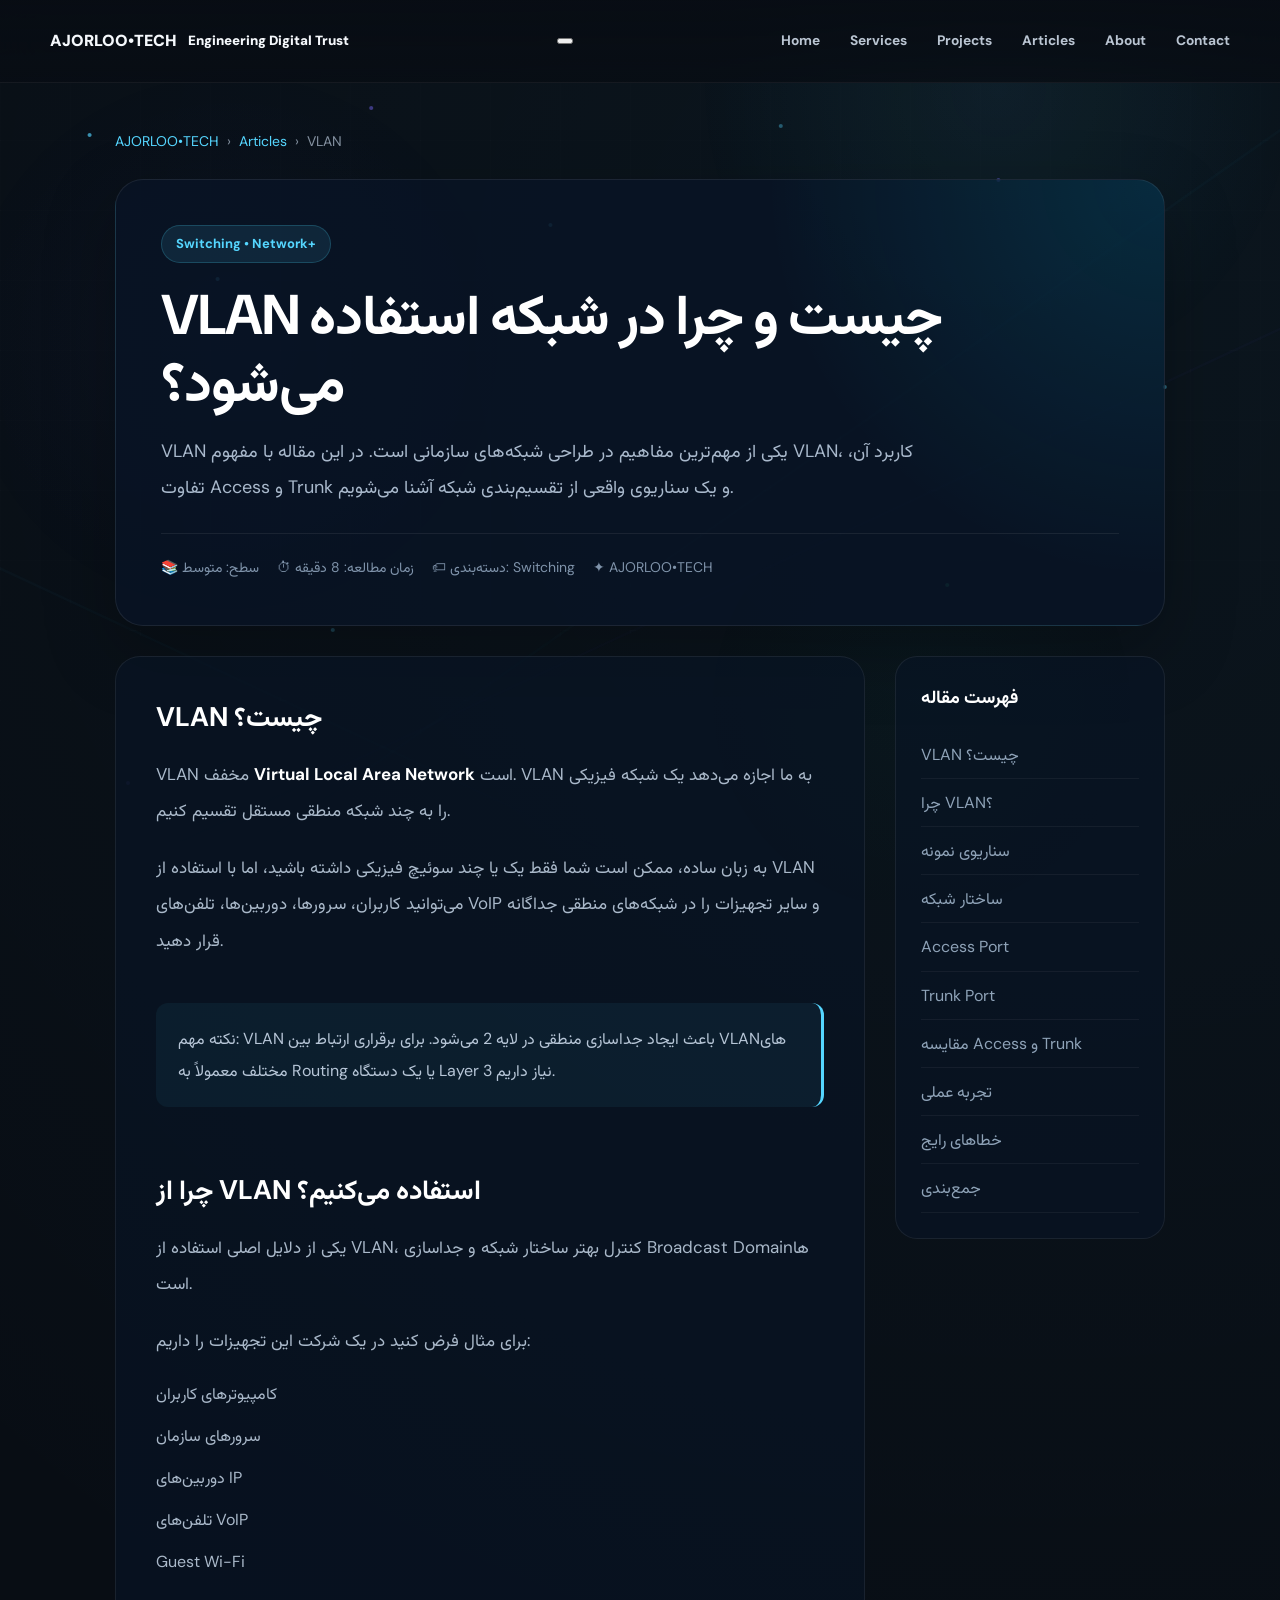
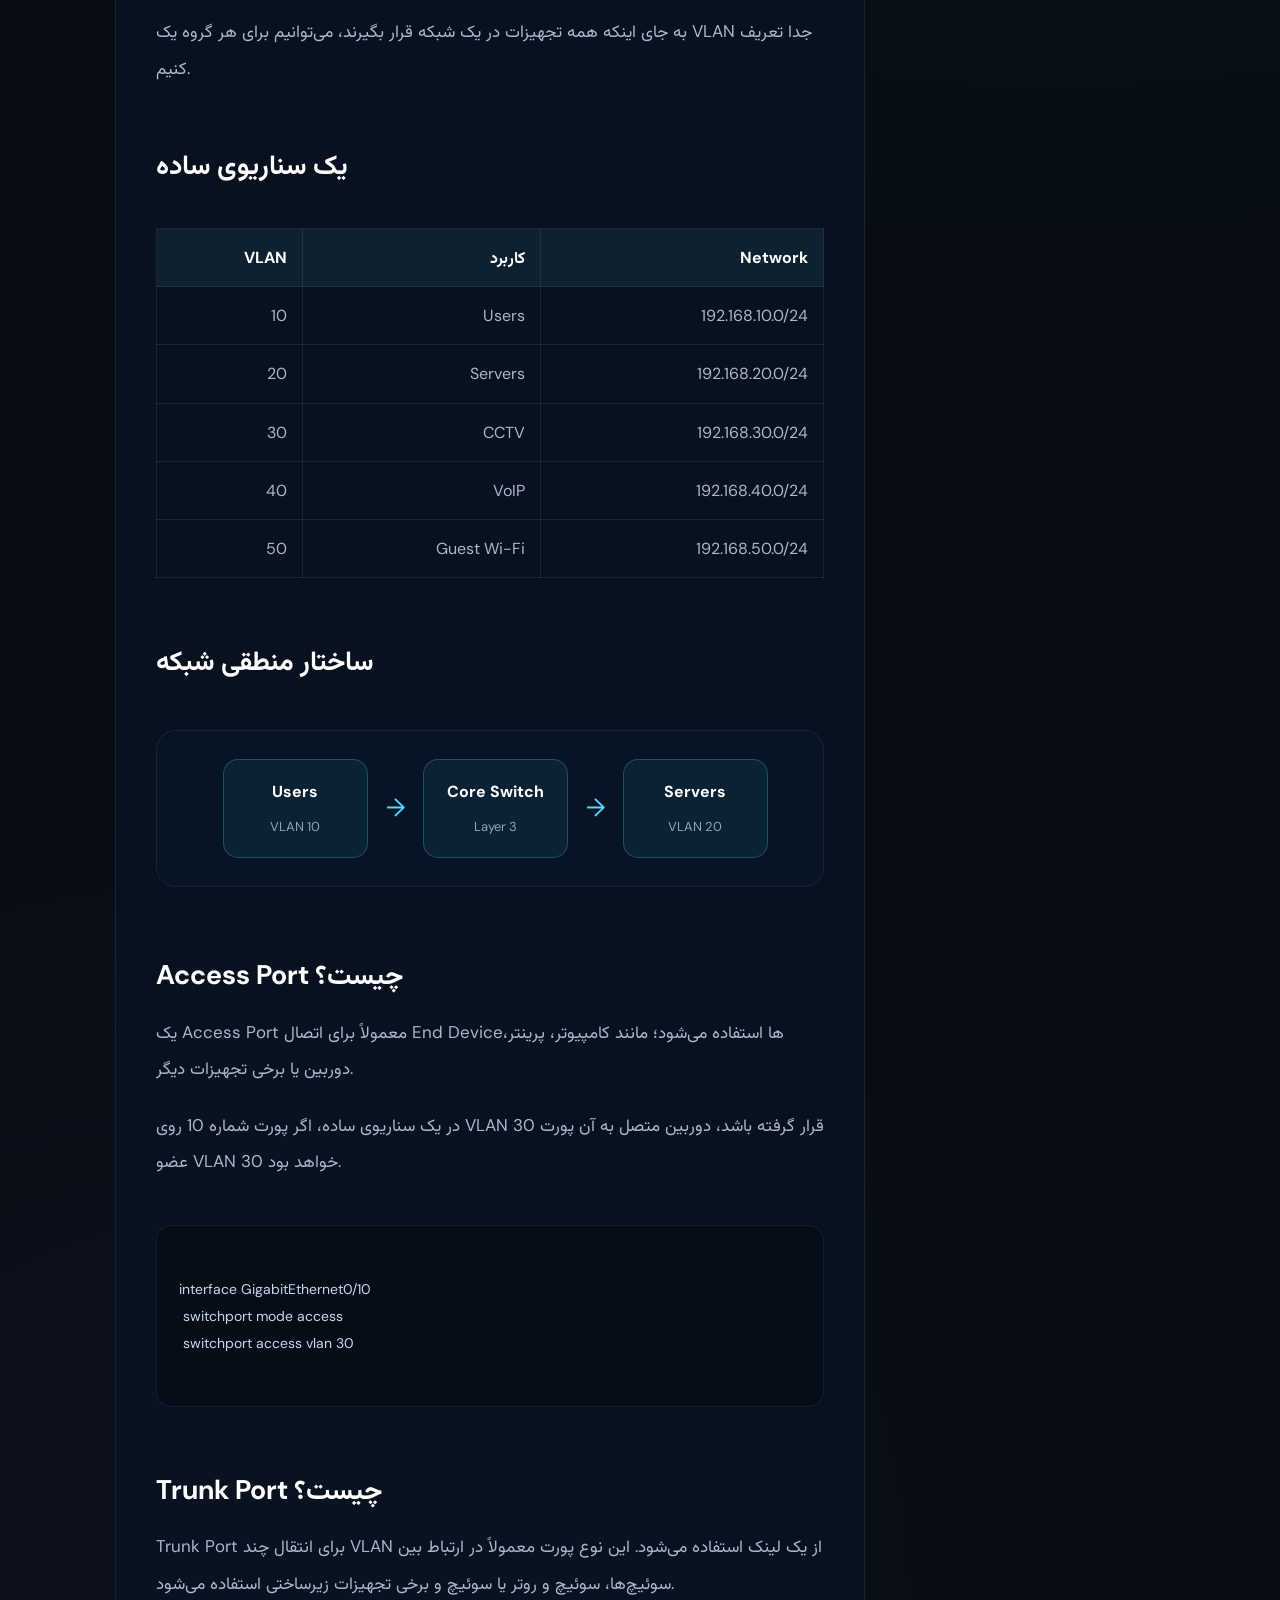
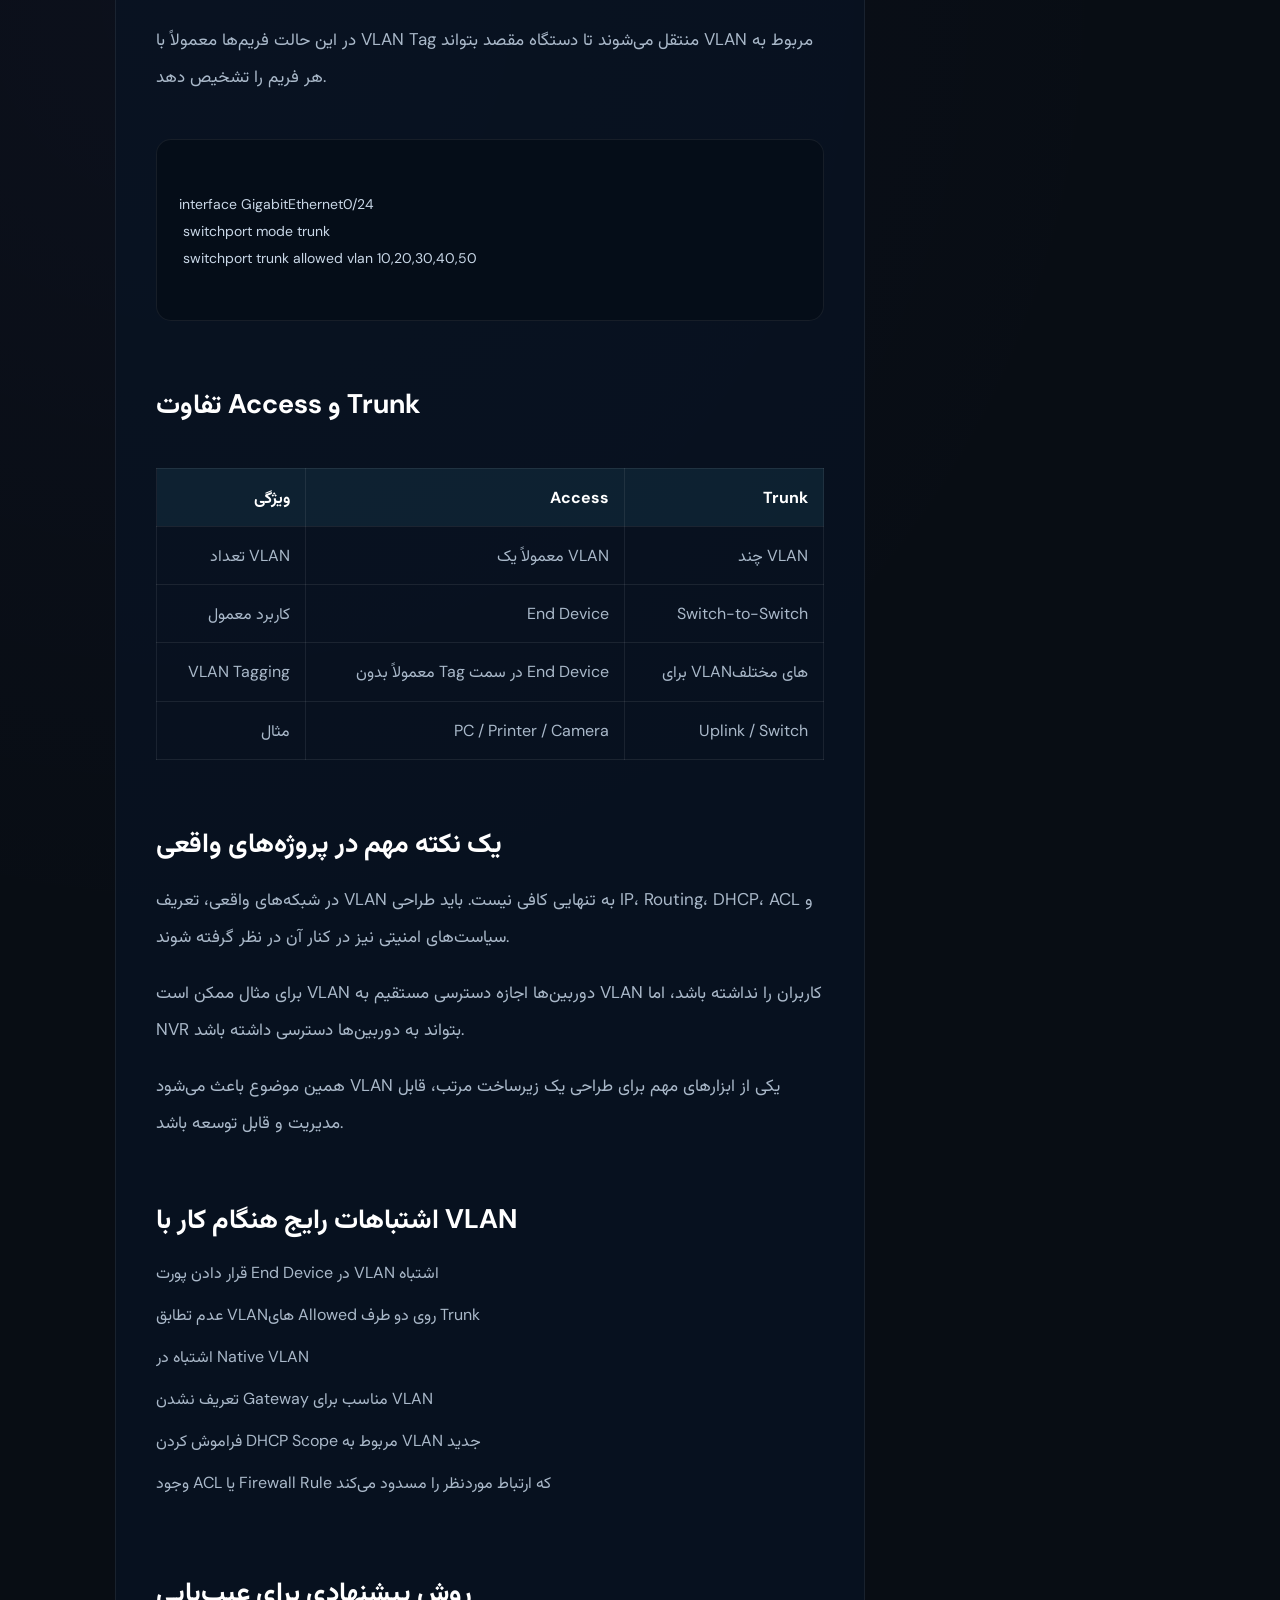
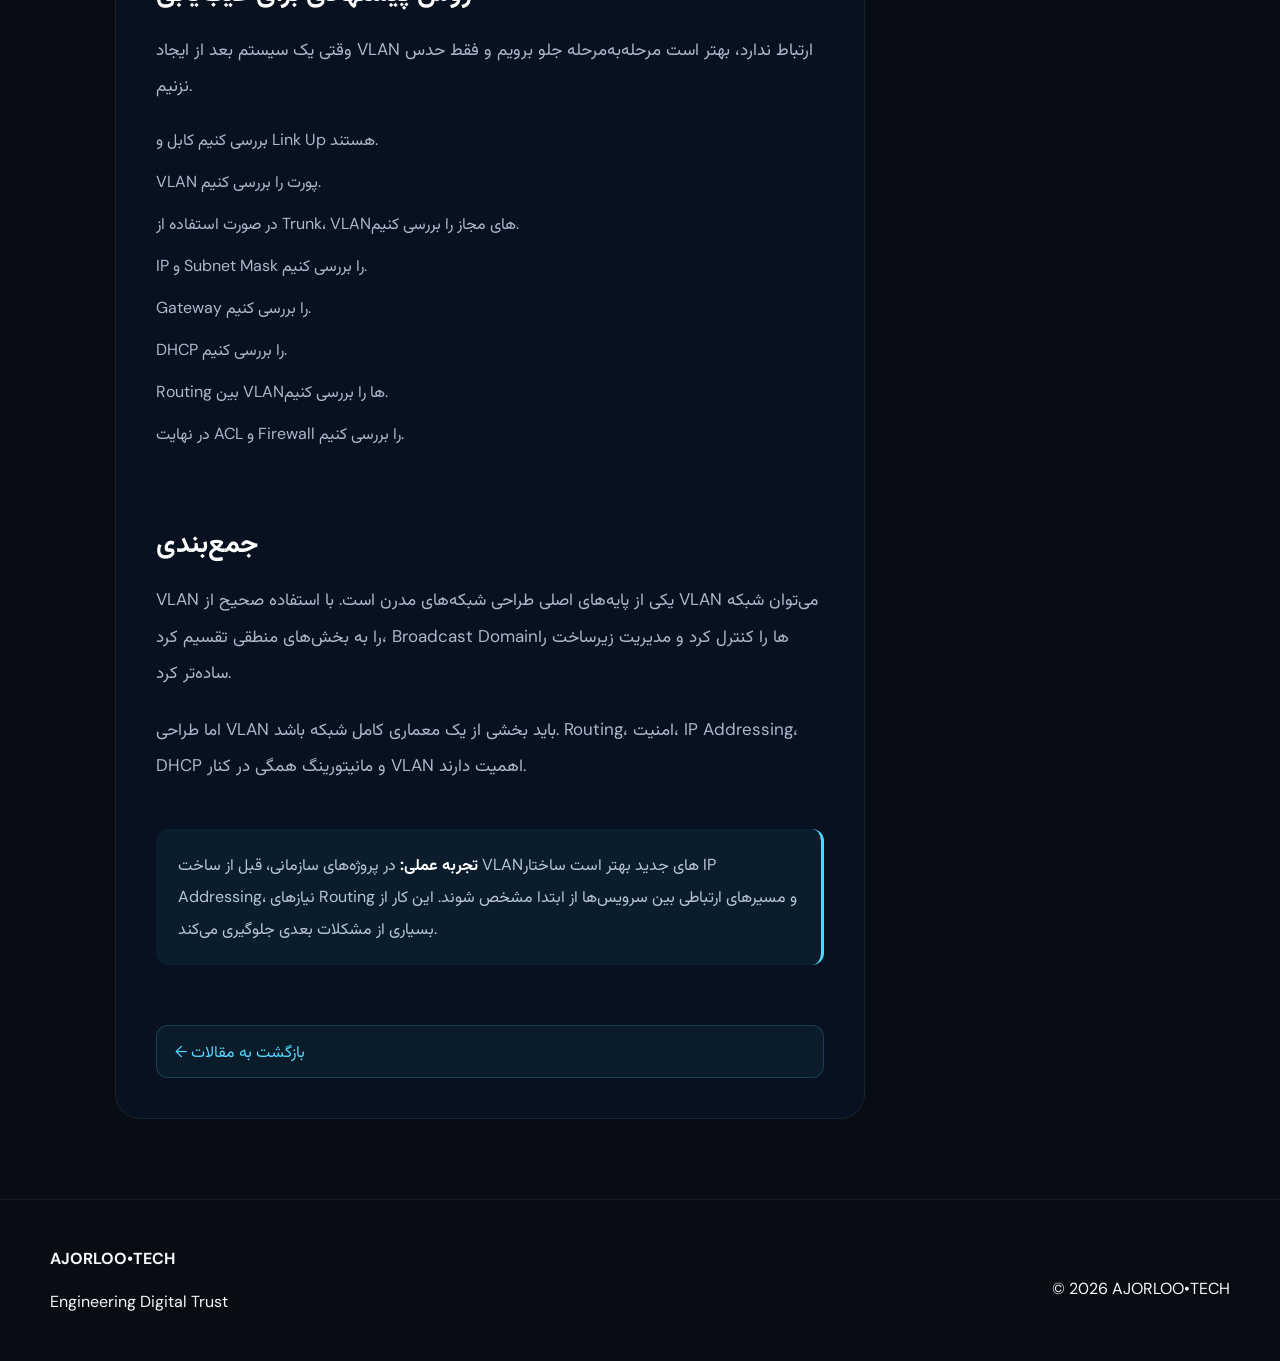
<file: vlan.html>
<!DOCTYPE html>
<html lang="fa" dir="rtl">
<head>
  <meta charset="UTF-8" />
  <meta name="viewport" content="width=device-width, initial-scale=1.0" />

  <title>VLAN چیست؟ | AJORLOO•TECH</title>

  <meta
    name="description"
    content="VLAN چیست، چه کاربردی دارد و تفاوت Access Port و Trunk Port چیست؟ راهنمای کاربردی VLAN برای شبکه‌های سازمانی."
  />

  <meta
    name="keywords"
    content="VLAN, شبکه, Cisco, Switching, Access Port, Trunk Port, Network+, AJORLOO TECH"
  />

  <link rel="preconnect" href="https://fonts.googleapis.com" />
  <link rel="preconnect" href="https://fonts.gstatic.com" crossorigin />

  <link
    href="https://fonts.googleapis.com/css2?family=DM+Sans:wght@400;500;600;700&family=Vazirmatn:wght@400;500;600;700;800&display=swap"
    rel="stylesheet"
  />

  <link rel="stylesheet" href="../styles.css" />

  <style>
    /* =====================================================
       ARTICLE PAGE
       ===================================================== */

    .article-page {
      min-height: 100vh;
      padding: 130px 20px 80px;
    }

    .article-container {
      width: min(1050px, 100%);
      margin: 0 auto;
    }

    .article-breadcrumb {
      display: flex;
      align-items: center;
      gap: 8px;
      margin-bottom: 25px;
      font-size: 14px;
      color: var(--text-muted, #8fa3bd);
    }

    .article-breadcrumb a {
      color: var(--accent, #4dd9ff);
      text-decoration: none;
    }

    .article-header {
      padding: 45px;
      margin-bottom: 30px;
      border: 1px solid rgba(255, 255, 255, 0.08);
      border-radius: 28px;
      background:
        radial-gradient(
          circle at top right,
          rgba(0, 210, 255, 0.12),
          transparent 35%
        ),
        rgba(8, 20, 38, 0.78);
      box-shadow: 0 25px 70px rgba(0, 0, 0, 0.25);
    }

    .article-category-badge {
      display: inline-flex;
      align-items: center;
      padding: 7px 14px;
      margin-bottom: 18px;
      border-radius: 999px;
      background: rgba(77, 217, 255, 0.1);
      border: 1px solid rgba(77, 217, 255, 0.2);
      color: var(--accent, #4dd9ff);
      font-size: 13px;
      font-weight: 700;
    }

    .article-header h1 {
      margin: 0 0 18px;
      color: #ffffff;
      font-size: clamp(32px, 5vw, 56px);
      line-height: 1.2;
      letter-spacing: -1px;
    }

    .article-header p {
      max-width: 800px;
      margin: 0;
      color: #a9b9cc;
      font-size: 18px;
      line-height: 2;
    }

    .article-meta-row {
      display: flex;
      flex-wrap: wrap;
      gap: 18px;
      margin-top: 28px;
      padding-top: 22px;
      border-top: 1px solid rgba(255, 255, 255, 0.07);
      color: #7f93aa;
      font-size: 14px;
    }

    .article-layout {
      display: grid;
      grid-template-columns: minmax(0, 1fr) 270px;
      gap: 30px;
      align-items: start;
    }

    .article-content {
      padding: 40px;
      border: 1px solid rgba(255, 255, 255, 0.07);
      border-radius: 25px;
      background: rgba(8, 20, 38, 0.65);
    }

    .article-content h2 {
      margin: 38px 0 18px;
      color: #ffffff;
      font-size: 27px;
      line-height: 1.5;
    }

    .article-content h2:first-child {
      margin-top: 0;
    }

    .article-content h3 {
      margin: 30px 0 14px;
      color: #ffffff;
      font-size: 21px;
    }

    .article-content p {
      margin: 0 0 20px;
      color: #aab9ca;
      font-size: 17px;
      line-height: 2.15;
    }

    .article-content ul,
    .article-content ol {
      margin: 0 0 25px;
      padding-right: 25px;
      color: #aab9ca;
    }

    .article-content li {
      margin-bottom: 10px;
      line-height: 2;
    }

    .article-content strong {
      color: #ffffff;
    }

    .article-note {
      margin: 25px 0;
      padding: 20px 22px;
      border-right: 3px solid var(--accent, #4dd9ff);
      border-radius: 12px;
      background: rgba(77, 217, 255, 0.06);
      color: #b7c6d7;
      line-height: 2;
    }

    .article-diagram {
      margin: 30px 0;
      padding: 28px;
      border: 1px solid rgba(255, 255, 255, 0.07);
      border-radius: 20px;
      background: #071426;
      overflow-x: auto;
    }

    .network-diagram {
      min-width: 620px;
      display: flex;
      align-items: center;
      justify-content: center;
      gap: 18px;
    }

    .network-box {
      min-width: 145px;
      padding: 18px;
      text-align: center;
      border: 1px solid rgba(77, 217, 255, 0.25);
      border-radius: 15px;
      background: rgba(77, 217, 255, 0.07);
    }

    .network-box strong {
      display: block;
      margin-bottom: 7px;
      color: #ffffff;
    }

    .network-box span {
      color: #8fa3b8;
      font-size: 13px;
    }

    .network-arrow {
      color: var(--accent, #4dd9ff);
      font-size: 25px;
    }

    .code-block {
      margin: 25px 0;
      padding: 22px;
      direction: ltr;
      text-align: left;
      overflow-x: auto;
      border-radius: 15px;
      background: #050d18;
      border: 1px solid rgba(255, 255, 255, 0.07);
    }

    .code-block code {
      color: #c9d7e7;
      font-family: "DM Sans", monospace;
      font-size: 14px;
      line-height: 1.8;
      white-space: pre;
    }

    .article-table-wrapper {
      overflow-x: auto;
      margin: 25px 0;
    }

    .article-table {
      width: 100%;
      min-width: 600px;
      border-collapse: collapse;
    }

    .article-table th,
    .article-table td {
      padding: 15px;
      text-align: right;
      border: 1px solid rgba(255, 255, 255, 0.08);
    }

    .article-table th {
      color: #ffffff;
      background: rgba(77, 217, 255, 0.08);
    }

    .article-table td {
      color: #aab9ca;
    }

    .article-sidebar {
      position: sticky;
      top: 110px;
      padding: 25px;
      border: 1px solid rgba(255, 255, 255, 0.07);
      border-radius: 22px;
      background: rgba(8, 20, 38, 0.65);
    }

    .article-sidebar h3 {
      margin: 0 0 18px;
      color: #ffffff;
      font-size: 18px;
    }

    .article-sidebar a {
      display: block;
      padding: 10px 0;
      color: #8fa3b8;
      text-decoration: none;
      border-bottom: 1px solid rgba(255, 255, 255, 0.05);
      transition: 0.25s ease;
    }

    .article-sidebar a:hover {
      color: var(--accent, #4dd9ff);
      transform: translateX(-3px);
    }

    .article-back {
      display: inline-flex;
      align-items: center;
      gap: 8px;
      margin-top: 35px;
      padding: 12px 18px;
      border: 1px solid rgba(77, 217, 255, 0.2);
      border-radius: 12px;
      color: var(--accent, #4dd9ff);
      text-decoration: none;
      background: rgba(77, 217, 255, 0.05);
      transition: 0.25s ease;
    }

    .article-back:hover {
      background: rgba(77, 217, 255, 0.1);
      transform: translateY(-2px);
    }

    @media (max-width: 850px) {
      .article-layout {
        grid-template-columns: 1fr;
      }

      .article-sidebar {
        position: static;
      }

      .article-header,
      .article-content {
        padding: 28px;
      }
    }

    @media (max-width: 520px) {
      .article-page {
        padding: 105px 14px 50px;
      }

      .article-header,
      .article-content {
        padding: 22px;
        border-radius: 20px;
      }

      .article-header h1 {
        font-size: 32px;
      }

      .article-content p {
        font-size: 16px;
      }

      .network-diagram {
        min-width: 520px;
      }
    }

    html {
      scroll-behavior: smooth;
    }
  </style>
</head>

<body>

  <!-- =====================================================
       HEADER
       ===================================================== -->

  <header id="header" class="site-header">
    <div class="container header-inner">

      <a href="../index.html" class="brand">
        <span class="brand-main">AJORLOO<span>•</span>TECH</span>
        <small>Engineering Digital Trust</small>
      </a>

      <button
        id="menuToggle"
        class="menu-toggle"
        type="button"
        aria-label="Open menu"
        aria-expanded="false"
      >
        <span></span>
        <span></span>
        <span></span>
      </button>

      <nav id="mainNav" class="main-nav">

        <a href="../index.html">Home</a>

        <a href="../index.html#services">Services</a>

        <a href="../index.html#projects">Projects</a>

        <a href="../index.html#articles" class="active">
          Articles
        </a>

        <a href="../index.html#about">About</a>

        <a href="../index.html#contact">Contact</a>

      </nav>

    </div>
  </header>


  <!-- =====================================================
       ARTICLE
       ===================================================== -->

  <main class="article-page">

    <div class="article-container">

      <div class="article-breadcrumb">
        <a href="../index.html">AJORLOO•TECH</a>
        <span>›</span>
        <a href="../index.html#articles">Articles</a>
        <span>›</span>
        <span>VLAN</span>
      </div>


      <!-- ARTICLE HEADER -->

      <header class="article-header">

        <span class="article-category-badge">
          Switching • Network+
        </span>

        <h1>
          VLAN چیست و چرا در شبکه استفاده می‌شود؟
        </h1>

        <p>
          VLAN یکی از مهم‌ترین مفاهیم در طراحی شبکه‌های سازمانی است.
          در این مقاله با مفهوم VLAN، کاربرد آن، تفاوت Access و Trunk
          و یک سناریوی واقعی از تقسیم‌بندی شبکه آشنا می‌شویم.
        </p>

        <div class="article-meta-row">
          <span>📚 سطح: متوسط</span>
          <span>⏱ زمان مطالعه: 8 دقیقه</span>
          <span>🏷 دسته‌بندی: Switching</span>
          <span>✦ AJORLOO•TECH</span>
        </div>

      </header>


      <!-- ARTICLE LAYOUT -->

      <div class="article-layout">


        <!-- MAIN CONTENT -->

        <article class="article-content">

          <h2 id="what-is-vlan">
            VLAN چیست؟
          </h2>

          <p>
            VLAN مخفف
            <strong>Virtual Local Area Network</strong>
            است. VLAN به ما اجازه می‌دهد یک شبکه فیزیکی را به چند
            شبکه منطقی مستقل تقسیم کنیم.
          </p>

          <p>
            به زبان ساده، ممکن است شما فقط یک یا چند سوئیچ فیزیکی
            داشته باشید، اما با استفاده از VLAN می‌توانید کاربران،
            سرورها، دوربین‌ها، تلفن‌های VoIP و سایر تجهیزات را در
            شبکه‌های منطقی جداگانه قرار دهید.
          </p>

          <div class="article-note">
            نکته مهم: VLAN باعث ایجاد جداسازی منطقی در لایه 2 می‌شود.
            برای برقراری ارتباط بین VLANهای مختلف معمولاً به
            Routing یا یک دستگاه Layer 3 نیاز داریم.
          </div>


          <h2 id="why-vlan">
            چرا از VLAN استفاده می‌کنیم؟
          </h2>

          <p>
            یکی از دلایل اصلی استفاده از VLAN، کنترل بهتر ساختار
            شبکه و جداسازی Broadcast Domainها است.
          </p>

          <p>
            برای مثال فرض کنید در یک شرکت این تجهیزات را داریم:
          </p>

          <ul>
            <li>کامپیوترهای کاربران</li>
            <li>سرورهای سازمان</li>
            <li>دوربین‌های IP</li>
            <li>تلفن‌های VoIP</li>
            <li>Guest Wi-Fi</li>
          </ul>

          <p>
            به جای اینکه همه تجهیزات در یک شبکه قرار بگیرند،
            می‌توانیم برای هر گروه یک VLAN جدا تعریف کنیم.
          </p>


          <h2 id="example">
            یک سناریوی ساده
          </h2>

          <div class="article-table-wrapper">

            <table class="article-table">

              <thead>
                <tr>
                  <th>VLAN</th>
                  <th>کاربرد</th>
                  <th>Network</th>
                </tr>
              </thead>

              <tbody>

                <tr>
                  <td>10</td>
                  <td>Users</td>
                  <td>192.168.10.0/24</td>
                </tr>

                <tr>
                  <td>20</td>
                  <td>Servers</td>
                  <td>192.168.20.0/24</td>
                </tr>

                <tr>
                  <td>30</td>
                  <td>CCTV</td>
                  <td>192.168.30.0/24</td>
                </tr>

                <tr>
                  <td>40</td>
                  <td>VoIP</td>
                  <td>192.168.40.0/24</td>
                </tr>

                <tr>
                  <td>50</td>
                  <td>Guest Wi-Fi</td>
                  <td>192.168.50.0/24</td>
                </tr>

              </tbody>

            </table>

          </div>


          <h2 id="diagram">
            ساختار منطقی شبکه
          </h2>

          <div class="article-diagram">

            <div class="network-diagram">

              <div class="network-box">
                <strong>Users</strong>
                <span>VLAN 10</span>
              </div>

              <div class="network-arrow">→</div>

              <div class="network-box">
                <strong>Core Switch</strong>
                <span>Layer 3</span>
              </div>

              <div class="network-arrow">→</div>

              <div class="network-box">
                <strong>Servers</strong>
                <span>VLAN 20</span>
              </div>

            </div>

          </div>


          <h2 id="access-port">
            Access Port چیست؟
          </h2>

          <p>
            یک Access Port معمولاً برای اتصال End Deviceها استفاده
            می‌شود؛ مانند کامپیوتر، پرینتر، دوربین یا برخی تجهیزات
            دیگر.
          </p>

          <p>
            در یک سناریوی ساده، اگر پورت شماره 10 روی VLAN 30 قرار
            گرفته باشد، دوربین متصل به آن پورت عضو VLAN 30 خواهد بود.
          </p>

          <div class="code-block">
            <code>
interface GigabitEthernet0/10
 switchport mode access
 switchport access vlan 30
            </code>
          </div>


          <h2 id="trunk-port">
            Trunk Port چیست؟
          </h2>

          <p>
            Trunk Port برای انتقال چند VLAN از یک لینک استفاده
            می‌شود. این نوع پورت معمولاً در ارتباط بین سوئیچ‌ها،
            سوئیچ و روتر یا سوئیچ و برخی تجهیزات زیرساختی استفاده
            می‌شود.
          </p>

          <p>
            در این حالت فریم‌ها معمولاً با VLAN Tag منتقل می‌شوند
            تا دستگاه مقصد بتواند VLAN مربوط به هر فریم را تشخیص دهد.
          </p>

          <div class="code-block">
            <code>
interface GigabitEthernet0/24
 switchport mode trunk
 switchport trunk allowed vlan 10,20,30,40,50
            </code>
          </div>


          <h2 id="access-vs-trunk">
            تفاوت Access و Trunk
          </h2>

          <div class="article-table-wrapper">

            <table class="article-table">

              <thead>
                <tr>
                  <th>ویژگی</th>
                  <th>Access</th>
                  <th>Trunk</th>
                </tr>
              </thead>

              <tbody>

                <tr>
                  <td>تعداد VLAN</td>
                  <td>معمولاً یک VLAN</td>
                  <td>چند VLAN</td>
                </tr>

                <tr>
                  <td>کاربرد معمول</td>
                  <td>End Device</td>
                  <td>Switch-to-Switch</td>
                </tr>

                <tr>
                  <td>VLAN Tagging</td>
                  <td>معمولاً بدون Tag در سمت End Device</td>
                  <td>برای VLANهای مختلف</td>
                </tr>

                <tr>
                  <td>مثال</td>
                  <td>PC / Printer / Camera</td>
                  <td>Uplink / Switch</td>
                </tr>

              </tbody>

            </table>

          </div>


          <h2 id="real-world">
            یک نکته مهم در پروژه‌های واقعی
          </h2>

          <p>
            در شبکه‌های واقعی، تعریف VLAN به تنهایی کافی نیست.
            باید طراحی IP، Routing، DHCP، ACL و سیاست‌های امنیتی
            نیز در کنار آن در نظر گرفته شوند.
          </p>

          <p>
            برای مثال ممکن است VLAN دوربین‌ها اجازه دسترسی مستقیم
            به VLAN کاربران را نداشته باشد، اما NVR بتواند به
            دوربین‌ها دسترسی داشته باشد.
          </p>

          <p>
            همین موضوع باعث می‌شود VLAN یکی از ابزارهای مهم برای
            طراحی یک زیرساخت مرتب، قابل مدیریت و قابل توسعه باشد.
          </p>


          <h2 id="troubleshooting">
            اشتباهات رایج هنگام کار با VLAN
          </h2>

          <ol>
            <li>
              قرار دادن پورت End Device در VLAN اشتباه
            </li>

            <li>
              عدم تطابق VLANهای Allowed روی دو طرف Trunk
            </li>

            <li>
              اشتباه در Native VLAN
            </li>

            <li>
              تعریف نشدن Gateway مناسب برای VLAN
            </li>

            <li>
              فراموش کردن DHCP Scope مربوط به VLAN جدید
            </li>

            <li>
              وجود ACL یا Firewall Rule که ارتباط موردنظر را مسدود می‌کند
            </li>
          </ol>


          <h2 id="troubleshooting-method">
            روش پیشنهادی برای عیب‌یابی
          </h2>

          <p>
            وقتی یک سیستم بعد از ایجاد VLAN ارتباط ندارد، بهتر است
            مرحله‌به‌مرحله جلو برویم و فقط حدس نزنیم.
          </p>

          <ol>
            <li>بررسی کنیم کابل و Link Up هستند.</li>
            <li>VLAN پورت را بررسی کنیم.</li>
            <li>در صورت استفاده از Trunk، VLANهای مجاز را بررسی کنیم.</li>
            <li>IP و Subnet Mask را بررسی کنیم.</li>
            <li>Gateway را بررسی کنیم.</li>
            <li>DHCP را بررسی کنیم.</li>
            <li>Routing بین VLANها را بررسی کنیم.</li>
            <li>در نهایت ACL و Firewall را بررسی کنیم.</li>
          </ol>


          <h2 id="conclusion">
            جمع‌بندی
          </h2>

          <p>
            VLAN یکی از پایه‌های اصلی طراحی شبکه‌های مدرن است.
            با استفاده صحیح از VLAN می‌توان شبکه را به بخش‌های
            منطقی تقسیم کرد، Broadcast Domainها را کنترل کرد و
            مدیریت زیرساخت را ساده‌تر کرد.
          </p>

          <p>
            اما طراحی VLAN باید بخشی از یک معماری کامل شبکه باشد.
            Routing، امنیت، IP Addressing، DHCP و مانیتورینگ همگی
            در کنار VLAN اهمیت دارند.
          </p>

          <div class="article-note">
            <strong>تجربه عملی:</strong>
            در پروژه‌های سازمانی، قبل از ساخت VLANهای جدید بهتر است
            ساختار IP Addressing، نیازهای Routing و مسیرهای ارتباطی
            بین سرویس‌ها از ابتدا مشخص شوند. این کار از بسیاری از
            مشکلات بعدی جلوگیری می‌کند.
          </div>


          <a
            href="../index.html#articles"
            class="article-back"
          >
            ← بازگشت به مقالات
          </a>

        </article>


        <!-- SIDEBAR -->

        <aside class="article-sidebar">

          <h3>فهرست مقاله</h3>

          <a href="#what-is-vlan">
            VLAN چیست؟
          </a>

          <a href="#why-vlan">
            چرا VLAN؟
          </a>

          <a href="#example">
            سناریوی نمونه
          </a>

          <a href="#diagram">
            ساختار شبکه
          </a>

          <a href="#access-port">
            Access Port
          </a>

          <a href="#trunk-port">
            Trunk Port
          </a>

          <a href="#access-vs-trunk">
            مقایسه Access و Trunk
          </a>

          <a href="#real-world">
            تجربه عملی
          </a>

          <a href="#troubleshooting">
            خطاهای رایج
          </a>

          <a href="#conclusion">
            جمع‌بندی
          </a>

        </aside>

      </div>

    </div>

  </main>


  <!-- =====================================================
       FOOTER
       ===================================================== -->

  <footer class="site-footer">

    <div class="container">

      <div class="footer-inner">

        <div>
          <strong>AJORLOO<span>•</span>TECH</strong>
          <p>Engineering Digital Trust</p>
        </div>

        <div>
          © <span id="currentYear"></span>
          AJORLOO•TECH
        </div>

      </div>

    </div>

  </footer>


  <!-- =====================================================
       SCRIPT
       ===================================================== -->

  <script src="../app.js"></script>

</body>
</html>
</file>
<file: styles.css>
/* =========================================================
   AJORLOO•TECH
   Engineering Digital Trust
   Premium Infrastructure Engineering UI
   Dark / Network / Technical
   ========================================================= */


/* =========================================================
   ROOT
   ========================================================= */

:root {
  --bg: #080d14;
  --bg-soft: #0d141d;

  --surface: #111923;
  --surface-2: #16212d;
  --surface-3: #1b2836;

  --text: #f5f8fc;
  --text-soft: #bac5d2;
  --text-muted: #8491a0;

  --accent: #55d6ff;
  --accent-2: #7c6cff;
  --accent-3: #39e6a5;

  --border: rgba(255,255,255,0.09);
  --border-strong: rgba(255,255,255,0.17);

  --glow: rgba(85,214,255,0.16);
  --glow-purple: rgba(124,108,255,0.13);

  --shadow-sm:
    0 8px 25px rgba(0,0,0,0.18);

  --shadow-md:
    0 18px 45px rgba(0,0,0,0.28);

  --shadow-lg:
    0 30px 80px rgba(0,0,0,0.42);

  --radius-sm: 12px;
  --radius-md: 18px;
  --radius-lg: 24px;
  --radius-xl: 30px;

  --container: 1180px;

  --transition: 0.28s ease;
}


/* =========================================================
   RESET
   ========================================================= */

*,
*::before,
*::after {
  box-sizing: border-box;
}

html {
  scroll-behavior: smooth;
}

body {
  position: relative;

  margin: 0;
  padding: 0;

  min-height: 100vh;

  overflow-x: hidden;

  background:
    radial-gradient(
      circle at 82% 5%,
      rgba(85,214,255,0.045),
      transparent 27%
    ),
    radial-gradient(
      circle at 15% 52%,
      rgba(124,108,255,0.035),
      transparent 28%
    ),
    var(--bg);

  color: var(--text);

  font-family:
    "DM Sans",
    "Vazirmatn",
    sans-serif;

  line-height: 1.7;
}

img {
  display: block;
  max-width: 100%;
}

button,
input,
textarea,
select {
  font: inherit;
}

button {
  cursor: pointer;
}

a {
  color: inherit;
  text-decoration: none;
}

ul,
ol {
  margin: 0;
  padding: 0;
  list-style: none;
}


/* =========================================================
   GLOBAL ENGINEERING BACKGROUND
   CSS ONLY
   ========================================================= */

body::before {
  content: "";

  position: fixed;

  inset: 0;

  z-index: -5;

  pointer-events: none;

  background-image:

    /* -------------------------
       NETWORK NODES
       ------------------------- */

    radial-gradient(
      circle at 7% 15%,
      rgba(85,214,255,0.72) 0 1.4px,
      transparent 2.5px
    ),

    radial-gradient(
      circle at 17% 31%,
      rgba(85,214,255,0.40) 0 1.4px,
      transparent 2.5px
    ),

    radial-gradient(
      circle at 29% 12%,
      rgba(124,108,255,0.50) 0 1.4px,
      transparent 2.5px
    ),

    radial-gradient(
      circle at 43% 25%,
      rgba(85,214,255,0.35) 0 1.4px,
      transparent 2.5px
    ),

    radial-gradient(
      circle at 61% 14%,
      rgba(85,214,255,0.40) 0 1.4px,
      transparent 2.5px
    ),

    radial-gradient(
      circle at 78% 20%,
      rgba(124,108,255,0.48) 0 1.4px,
      transparent 2.5px
    ),

    radial-gradient(
      circle at 91% 43%,
      rgba(85,214,255,0.45) 0 1.4px,
      transparent 2.5px
    ),

    radial-gradient(
      circle at 74% 65%,
      rgba(57,230,165,0.34) 0 1.4px,
      transparent 2.5px
    ),

    radial-gradient(
      circle at 26% 70%,
      rgba(85,214,255,0.32) 0 1.4px,
      transparent 2.5px
    ),

    radial-gradient(
      circle at 10% 87%,
      rgba(124,108,255,0.38) 0 1.4px,
      transparent 2.5px
    ),

    /* -------------------------
       NETWORK CONNECTIONS
       ------------------------- */

    linear-gradient(
      25deg,
      transparent 0 22%,
      rgba(85,214,255,0.034) 22.1%,
      rgba(85,214,255,0.034) 22.2%,
      transparent 22.3% 100%
    ),

    linear-gradient(
      -25deg,
      transparent 0 38%,
      rgba(124,108,255,0.032) 38.1%,
      rgba(124,108,255,0.032) 38.2%,
      transparent 38.3% 100%
    ),

    linear-gradient(
      145deg,
      transparent 0 57%,
      rgba(85,214,255,0.028) 57.1%,
      rgba(85,214,255,0.028) 57.2%,
      transparent 57.3% 100%
    ),

    /* -------------------------
       ENGINEERING GRID
       ------------------------- */

    linear-gradient(
      rgba(255,255,255,0.013) 1px,
      transparent 1px
    ),

    linear-gradient(
      90deg,
      rgba(255,255,255,0.013) 1px,
      transparent 1px
    );

  background-size:

    auto,
    auto,
    auto,
    auto,
    auto,
    auto,
    auto,
    auto,
    auto,
    auto,

    100% 100%,
    100% 100%,
    100% 100%,

    70px 70px,
    70px 70px;

  opacity: 0.9;

  mask-image:
    linear-gradient(
      to bottom,
      black 0%,
      black 60%,
      rgba(0,0,0,0.45) 84%,
      transparent 100%
    );

  -webkit-mask-image:
    linear-gradient(
      to bottom,
      black 0%,
      black 60%,
      rgba(0,0,0,0.45) 84%,
      transparent 100%
    );
}


/* =========================================================
   GLOBAL NETWORK GLOW
   ========================================================= */

body::after {
  content: "";

  position: fixed;

  inset: 0;

  z-index: -4;

  pointer-events: none;

  background:

    radial-gradient(
      circle at 78% 10%,
      rgba(85,214,255,0.065),
      transparent 25%
    ),

    radial-gradient(
      circle at 18% 38%,
      rgba(124,108,255,0.045),
      transparent 26%
    ),

    radial-gradient(
      circle at 72% 78%,
      rgba(57,230,165,0.025),
      transparent 24%
    );

  opacity: 0.9;
}


/* =========================================================
   CONTAINER
   ========================================================= */

.container {
  width:
    min(
      calc(100% - 40px),
      var(--container)
    );

  margin-inline: auto;
}


/* =========================================================
   HEADER
   ========================================================= */

.site-header {
  position: fixed;

  top: 0;
  right: 0;
  left: 0;

  z-index: 1000;

  background:
    linear-gradient(
      to bottom,
      rgba(8,13,20,0.97),
      rgba(8,13,20,0.82)
    );

  backdrop-filter: blur(20px);
  -webkit-backdrop-filter: blur(20px);

  border-bottom:
    1px solid rgba(255,255,255,0.055);
}

.header-inner {
  min-height: 82px;

  display: flex;
  align-items: center;
  justify-content: space-between;

  gap: 30px;
}


/* =========================================================
   BRAND
   ========================================================= */

.brand {
  display: inline-flex;
  align-items: center;

  gap: 11px;

  white-space: nowrap;

  font-weight: 900;
}

.brand-mark {
  position: relative;

  width: 38px;
  height: 38px;

  display: grid;
  place-items: center;

  border-radius: 12px;

  background:
    linear-gradient(
      145deg,
      rgba(85,214,255,0.16),
      rgba(124,108,255,0.13)
    );

  border:
    1px solid rgba(85,214,255,0.27);

  box-shadow:
    0 0 25px rgba(85,214,255,0.08);

  overflow: hidden;
}

.brand-mark::before {
  content: "";

  position: absolute;

  width: 17px;
  height: 17px;

  border:
    2px solid var(--accent);

  border-radius: 4px;

  transform: rotate(45deg);
}

.brand-mark::after {
  content: "";

  position: absolute;

  width: 5px;
  height: 5px;

  border-radius: 50%;

  background:
    var(--accent);

  box-shadow:
    0 0 13px var(--accent);
}

.brand-dot {
  display: none;
}

.brand-name {
  font-size: 1rem;

  letter-spacing: -0.025em;
}


/* =========================================================
   NAVIGATION
   ========================================================= */

.main-nav {
  display: flex;
  align-items: center;

  gap: 30px;
}

.main-nav a {
  position: relative;

  color:
    var(--text-soft);

  font-size: 0.86rem;
  font-weight: 700;

  transition:
    color var(--transition);
}

.main-nav a::after {
  content: "";

  position: absolute;

  right: 0;
  bottom: -9px;

  width: 0;
  height: 2px;

  background:
    linear-gradient(
      90deg,
      var(--accent),
      var(--accent-2)
    );

  transition:
    width var(--transition);
}

.main-nav a:hover {
  color:
    var(--text);
}

.main-nav a:hover::after {
  width: 100%;
}


/* =========================================================
   LANGUAGE SWITCHER
   ========================================================= */

.language-switcher {
  display: flex;
  align-items: center;

  gap: 4px;

  padding: 4px;

  border-radius: 999px;

  background:
    rgba(255,255,255,0.035);

  border:
    1px solid rgba(255,255,255,0.065);
}

.language-switcher button {
  border: 0;

  padding: 5px 9px;

  border-radius: 999px;

  background:
    transparent;

  color:
    var(--text-muted);

  font-size: 0.68rem;
  font-weight: 800;

  transition:
    all var(--transition);
}

.language-switcher button.active,
.language-switcher button:hover {
  color:
    var(--text);

  background:
    rgba(85,214,255,0.09);
}


/* =========================================================
   MOBILE MENU
   ========================================================= */

.mobile-menu-toggle {
  display: none;

  width: 42px;
  height: 42px;

  place-items: center;

  border:
    1px solid var(--border);

  border-radius: 12px;

  background:
    rgba(255,255,255,0.035);

  color:
    var(--text);
}


/* =========================================================
   SECTIONS
   ========================================================= */

section {
  position: relative;

  padding: 110px 0;
}

.section-heading {
  max-width: 720px;

  margin-bottom: 55px;
}

.section-eyebrow,
.section-kicker {
  display: inline-flex;
  align-items: center;

  gap: 9px;

  margin-bottom: 13px;

  color:
    var(--accent);

  font-size: 0.67rem;
  font-weight: 900;

  letter-spacing: 0.16em;

  text-transform: uppercase;
}

.section-eyebrow::before,
.section-kicker::before {
  content: "";

  width: 25px;
  height: 1px;

  background:
    linear-gradient(
      90deg,
      var(--accent),
      transparent
    );
}

.section-heading h2 {
  margin: 0;

  color:
    var(--text);

  font-size:
    clamp(2rem,4vw,3.35rem);

  line-height: 1.15;

  letter-spacing: -0.045em;
}

.section-heading p {
  max-width: 650px;

  margin-top: 18px;

  color:
    var(--text-soft);

  font-size: 0.96rem;
}


/* =========================================================
   HERO
   ========================================================= */

.hero {
  position: relative;

  min-height: 100vh;

  display: flex;
  align-items: center;

  padding-top: 150px;
  padding-bottom: 90px;

  overflow: hidden;
}

.hero::before {
  content: "";

  position: absolute;

  width: 600px;
  height: 600px;

  top: -250px;
  right: -250px;

  border-radius: 50%;

  background:
    rgba(85,214,255,0.035);

  filter: blur(100px);

  pointer-events: none;
}

.hero::after {
  content: "";

  position: absolute;

  width: 500px;
  height: 500px;

  bottom: -300px;
  left: -220px;

  border-radius: 50%;

  background:
    rgba(124,108,255,0.03);

  filter: blur(100px);

  pointer-events: none;
}

.hero-grid {
  position: relative;

  z-index: 2;

  display: grid;

  grid-template-columns:
    minmax(0,1.05fr)
    minmax(380px,0.95fr);

  gap: 75px;

  align-items: center;
}

.hero-content {
  position: relative;

  z-index: 3;
}

.hero-eyebrow {
  display: inline-flex;
  align-items: center;

  gap: 10px;

  margin-bottom: 22px;

  color:
    var(--accent);

  font-size: 0.7rem;
  font-weight: 900;

  letter-spacing: 0.17em;

  text-transform: uppercase;
}

.hero-eyebrow::before {
  content: "";

  width: 32px;
  height: 1px;

  background:
    linear-gradient(
      90deg,
      var(--accent),
      transparent
    );
}

.hero h1 {
  margin: 0;

  font-size:
    clamp(3rem,6vw,5.8rem);

  line-height: 1.02;

  letter-spacing: -0.06em;

  font-weight: 900;
}

.hero h1 span {
  display: block;

  background:
    linear-gradient(
      100deg,
      var(--accent),
      #8ce5ff 42%,
      var(--accent-2)
    );

  -webkit-background-clip: text;
  background-clip: text;

  color: transparent;
}

.hero-description {
  max-width: 650px;

  margin-top: 27px;

  color:
    var(--text-soft);

  font-size: 1rem;

  line-height: 1.95;
}

.hero-actions {
  display: flex;
  flex-wrap: wrap;

  gap: 13px;

  margin-top: 34px;
}


/* =========================================================
   BUTTONS
   ========================================================= */

.btn {
  min-height: 48px;

  display: inline-flex;
  align-items: center;
  justify-content: center;

  gap: 9px;

  padding: 0 21px;

  border-radius: 13px;

  font-size: 0.83rem;
  font-weight: 800;

  transition:
    transform var(--transition),
    box-shadow var(--transition),
    border-color var(--transition),
    background var(--transition);
}

.btn:hover {
  transform:
    translateY(-2px);
}

.btn-primary {
  color:
    #061019;

  background:
    linear-gradient(
      135deg,
      var(--accent),
      #8be7ff
    );

  box-shadow:
    0 12px 35px rgba(85,214,255,0.18);
}

.btn-primary:hover {
  box-shadow:
    0 17px 45px rgba(85,214,255,0.25);
}

.btn-secondary {
  color:
    var(--text);

  background:
    rgba(255,255,255,0.035);

  border:
    1px solid var(--border);
}

.btn-secondary:hover {
  background:
    rgba(85,214,255,0.045);

  border-color:
    rgba(85,214,255,0.30);
}


/* =========================================================
   HERO STATS
   ========================================================= */

.hero-stats {
  display: flex;
  flex-wrap: wrap;

  gap: 35px;

  margin-top: 45px;
}

.hero-stat {
  display: flex;
  flex-direction: column;

  gap: 2px;
}

.hero-stat strong {
  color:
    var(--text);

  font-size: 1.35rem;

  letter-spacing: -0.04em;
}

.hero-stat span {
  color:
    var(--text-muted);

  font-size: 0.72rem;
}


/* =========================================================
   HERO DASHBOARD
   INFRASTRUCTURE COMMAND PANEL
   ========================================================= */

.hero-dashboard {
  position: relative;

  width: 100%;
  max-width: 560px;

  padding: 22px;

  border-radius: 28px;

  background:
    linear-gradient(
      145deg,
      rgba(19,30,44,0.98),
      rgba(8,15,24,0.985)
    );

  border:
    1px solid rgba(255,255,255,0.115);

  box-shadow:
    0 30px 80px rgba(0,0,0,0.42),
    0 0 70px rgba(85,214,255,0.055);

  overflow: hidden;

  isolation: isolate;
}

.hero-dashboard::before {
  content: "";

  position: absolute;

  top: 0;
  right: 12%;
  left: 12%;

  height: 1px;

  background:
    linear-gradient(
      90deg,
      transparent,
      rgba(85,214,255,0.85),
      transparent
    );

  opacity: 0.85;
}

.hero-dashboard::after {
  content: "";

  position: absolute;

  width: 270px;
  height: 270px;

  top: -150px;
  right: -100px;

  border-radius: 50%;

  background:
    rgba(85,214,255,0.075);

  filter: blur(75px);

  pointer-events: none;

  z-index: -1;
}


/* =========================================================
   DASHBOARD HEADER
   ========================================================= */

.dashboard-header {
  position: relative;

  z-index: 5;

  display: flex;
  align-items: center;
  justify-content: space-between;

  gap: 15px;

  margin-bottom: 20px;
}

.dashboard-label {
  color:
    #7f8d9e;

  font-size: 0.61rem;
  font-weight: 800;

  letter-spacing: 0.16em;

  text-transform: uppercase;
}

.dashboard-title {
  margin-top: 5px;

  color:
    #fff;

  font-size: 1.08rem;
  font-weight: 800;

  letter-spacing: -0.02em;
}

.dashboard-status {
  display: inline-flex;
  align-items: center;

  gap: 7px;

  padding: 6px 10px;

  border-radius: 999px;

  background:
    rgba(57,230,165,0.065);

  border:
    1px solid rgba(57,230,165,0.17);

  color:
    var(--accent-3);

  font-size: 0.63rem;
  font-weight: 800;

  white-space: nowrap;
}

.dashboard-status::before {
  content: "";

  width: 6px;
  height: 6px;

  border-radius: 50%;

  background:
    var(--accent-3);

  box-shadow:
    0 0 12px rgba(57,230,165,0.9);

  animation:
    statusPulse 2s ease-in-out infinite;
}

@keyframes statusPulse {

  0%,
  100% {
    opacity: 0.55;
  }

  50% {
    opacity: 1;
  }
}


/* =========================================================
   NETWORK VISUAL
   ========================================================= */

.network-visual {
  position: relative;

  min-height: 270px;

  margin: 0 0 18px;

  border-radius: 21px;

  background:
    radial-gradient(
      circle at center,
      rgba(85,214,255,0.075),
      transparent 42%
    ),
    rgba(255,255,255,0.018);

  border:
    1px solid rgba(255,255,255,0.065);

  overflow: hidden;

  isolation: isolate;
}

.network-visual::before {
  content: "";

  position: absolute;

  inset: 0;

  background-image:
    linear-gradient(
      rgba(255,255,255,0.025) 1px,
      transparent 1px
    ),
    linear-gradient(
      90deg,
      rgba(255,255,255,0.025) 1px,
      transparent 1px
    );

  background-size:
    30px 30px;

  mask-image:
    linear-gradient(
      to bottom,
      transparent,
      black 18%,
      black 82%,
      transparent
    );

  -webkit-mask-image:
    linear-gradient(
      to bottom,
      transparent,
      black 18%,
      black 82%,
      transparent
    );

  pointer-events: none;
}

.network-visual::after {
  content: "";

  position: absolute;

  top: 50%;
  left: 50%;

  width: 190px;
  height: 190px;

  transform:
    translate(-50%,-50%);

  border-radius: 50%;

  border:
    1px solid rgba(85,214,255,0.085);

  box-shadow:
    0 0 0 32px rgba(85,214,255,0.018),
    0 0 0 64px rgba(85,214,255,0.012);

  pointer-events: none;
}


/* =========================================================
   NETWORK NODES
   ========================================================= */

.network-node {
  position: absolute;

  z-index: 3;

  display: grid;
  place-items: center;

  width: 58px;
  height: 58px;

  border-radius: 50%;

  background:
    linear-gradient(
      145deg,
      rgba(85,214,255,0.12),
      rgba(124,108,255,0.10)
    );

  border:
    1px solid rgba(85,214,255,0.28);

  box-shadow:
    inset 0 0 20px rgba(85,214,255,0.06),
    0 0 25px rgba(85,214,255,0.07);

  color:
    var(--accent);

  font-size: 0.63rem;
  font-weight: 900;

  letter-spacing: 0.02em;

  transition:
    transform var(--transition),
    border-color var(--transition),
    box-shadow var(--transition);
}

.network-node.center {
  width: 88px;
  height: 88px;

  color:
    #fff;

  background:
    radial-gradient(
      circle at 35% 30%,
      rgba(85,214,255,0.22),
      rgba(124,108,255,0.12)
    );

  border:
    1px solid rgba(85,214,255,0.48);

  box-shadow:
    0 0 0 8px rgba(85,214,255,0.025),
    0 0 0 17px rgba(85,214,255,0.014),
    0 0 38px rgba(85,214,255,0.18);
}

.network-node.top {
  top: 25px;
  left: 50%;

  transform:
    translateX(-50%);
}

.network-node.bottom {
  bottom: 25px;
  left: 50%;

  transform:
    translateX(-50%);
}

.network-node.left {
  top: 50%;
  left: 28px;

  transform:
    translateY(-50%);
}

.network-node.right {
  top: 50%;
  right: 28px;

  transform:
    translateY(-50%);
}

.network-node:hover {
  border-color:
    rgba(85,214,255,0.48);

  box-shadow:
    inset 0 0 20px rgba(85,214,255,0.08),
    0 0 32px rgba(85,214,255,0.14);
}

.network-node.center:hover {
  box-shadow:
    0 0 0 8px rgba(85,214,255,0.03),
    0 0 0 17px rgba(85,214,255,0.018),
    0 0 48px rgba(85,214,255,0.22);
}


/* =========================================================
   NETWORK LINES
   ========================================================= */

.network-line {
  position: absolute;

  z-index: 1;

  pointer-events: none;

  background:
    linear-gradient(
      90deg,
      rgba(85,214,255,0.025),
      rgba(85,214,255,0.42),
      rgba(85,214,255,0.025)
    );

  box-shadow:
    0 0 12px rgba(85,214,255,0.08);
}

.network-line.vertical {
  width: 1px;
}

.network-line.horizontal {
  height: 1px;
}

.network-line.wan-core {
  top: 75px;
  left: 50%;

  height: 58px;

  transform:
    translateX(-50%);
}

.network-line.core-bottom {
  top: 177px;
  left: 50%;

  height: 55px;

  transform:
    translateX(-50%);
}

.network-line.core-left {
  top: 50%;
  left: 86px;

  width:
    calc(50% - 130px);

  transform:
    translateY(-50%);
}

.network-line.core-right {
  top: 50%;
  right: 86px;

  width:
    calc(50% - 130px);

  transform:
    translateY(-50%);
}


/* =========================================================
   NETWORK FLOW
   ========================================================= */

.network-flow {
  position: absolute;

  z-index: 2;

  width: 5px;
  height: 5px;

  border-radius: 50%;

  background:
    var(--accent);

  box-shadow:
    0 0 12px rgba(85,214,255,0.9);

  pointer-events: none;
}

.network-flow.wan {
  top: 93px;
  left: 50%;

  transform:
    translateX(-50%);

  animation:
    flowDown 2.2s linear infinite;
}

.network-flow.data {
  bottom: 93px;
  left: 50%;

  transform:
    translateX(-50%);

  animation:
    flowDown 2.2s linear infinite;
}

.network-flow.left {
  top: 50%;
  left: 42%;

  animation:
    flowLeft 2.4s linear infinite;
}

.network-flow.right {
  top: 50%;
  right: 42%;

  animation:
    flowRight 2.4s linear infinite;
}

@keyframes flowDown {

  0% {
    opacity: 0;

    transform:
      translate(-50%,-18px);
  }

  25% {
    opacity: 1;
  }

  75% {
    opacity: 1;
  }

  100% {
    opacity: 0;

    transform:
      translate(-50%,18px);
  }
}

@keyframes flowLeft {

  0% {
    opacity: 0;

    transform:
      translateX(18px);
  }

  25% {
    opacity: 1;
  }

  75% {
    opacity: 1;
  }

  100% {
    opacity: 0;

    transform:
      translateX(-18px);
  }
}

@keyframes flowRight {

  0% {
    opacity: 0;

    transform:
      translateX(-18px);
  }

  25% {
    opacity: 1;
  }

  75% {
    opacity: 1;
  }

  100% {
    opacity: 0;

    transform:
      translateX(18px);
  }
}


/* =========================================================
   DASHBOARD METRICS
   ========================================================= */

.dashboard-metrics {
  display: grid;

  grid-template-columns:
    repeat(3,minmax(0,1fr));

  gap: 9px;
}

.metric {
  min-width: 0;

  padding: 13px 12px;

  border-radius: 14px;

  background:
    rgba(255,255,255,0.025);

  border:
    1px solid rgba(255,255,255,0.055);

  transition:
    border-color var(--transition),
    background var(--transition),
    transform var(--transition);
}

.metric:hover {
  transform:
    translateY(-2px);

  background:
    rgba(85,214,255,0.035);

  border-color:
    rgba(85,214,255,0.16);
}

.metric-label {
  color:
    var(--text-muted);

  font-size: 0.61rem;
  font-weight: 700;

  white-space: nowrap;
}

.metric-value {
  margin-top: 4px;

  color:
    var(--text);

  font-size: 0.82rem;
  font-weight: 900;
}


/* =========================================================
   GENERIC CARD
   ========================================================= */

.card {
  position: relative;

  background:
    linear-gradient(
      145deg,
      rgba(23,33,46,0.88),
      rgba(14,21,30,0.92)
    );

  border:
    1px solid var(--border);

  border-radius:
    var(--radius-lg);

  box-shadow:
    var(--shadow-md);

  transition:
    transform var(--transition),
    border-color var(--transition),
    box-shadow var(--transition);
}

.card:hover {
  transform:
    translateY(-5px);

  border-color:
    rgba(85,214,255,0.20);

  box-shadow:
    var(--shadow-lg),
    0 0 35px rgba(85,214,255,0.045);
}


/* =========================================================
   SERVICES
   ========================================================= */

.services-grid {
  display: grid;

  grid-template-columns:
    repeat(3,minmax(0,1fr));

  gap: 18px;
}

.service-card {
  padding: 28px;
}

.service-icon {
  width: 50px;
  height: 50px;

  display: grid;
  place-items: center;

  margin-bottom: 22px;

  border-radius: 15px;

  color:
    var(--accent);

  background:
    rgba(85,214,255,0.07);

  border:
    1px solid rgba(85,214,255,0.12);
}

.service-card h3 {
  margin: 0;

  font-size: 1.08rem;

  letter-spacing: -0.025em;
}

.service-card p {
  margin-top: 12px;

  color:
    var(--text-soft);

  font-size: 0.87rem;

  line-height: 1.85;
}


/* =========================================================
   PROJECTS
   ========================================================= */

.projects-grid {
  display: grid;

  grid-template-columns:
    repeat(2,minmax(0,1fr));

  gap: 20px;
}

.project-card {
  padding: 30px;
}

.project-card h3 {
  margin: 0;

  font-size: 1.15rem;
}

.project-card p {
  margin-top: 12px;

  color:
    var(--text-soft);

  font-size: 0.87rem;

  line-height: 1.85;
}

.project-tags {
  display: flex;
  flex-wrap: wrap;

  gap: 7px;

  margin-top: 20px;
}

.project-tags span {
  padding: 5px 9px;

  border-radius: 999px;

  color:
    var(--text-muted);

  background:
    rgba(255,255,255,0.035);

  border:
    1px solid rgba(255,255,255,0.07);

  font-size: 0.64rem;
}


/* =========================================================
   ARTICLES
   ========================================================= */

.article-filters {
  display: flex;

  flex-wrap: wrap;

  align-items: center;

  gap: 8px;

  margin-bottom: 28px;
}

.article-filter {
  flex: 0 0 auto;

  min-height: 34px;

  display: inline-flex;
  align-items: center;
  justify-content: center;

  padding: 0 13px;

  border-radius: 999px;

  border:
    1px solid rgba(255,255,255,0.075);

  background:
    rgba(255,255,255,0.025);

  color:
    var(--text-muted);

  font-size: 0.67rem;
  font-weight: 800;

  line-height: 1;

  white-space: nowrap;

  transition:
    all 0.28s ease;
}

.article-filter:hover,
.article-filter.active {
  color:
    var(--text);

  background:
    rgba(85,214,255,0.07);

  border-color:
    rgba(85,214,255,0.23);

  box-shadow:
    0 0 18px rgba(85,214,255,0.04);
}

.articles-grid {
  display: grid;

  grid-template-columns:
    repeat(3,minmax(0,1fr));

  gap: 20px;

  align-items: stretch;
}

.article-card {
  position: relative;

  min-width: 0;
  height: 100%;

  display: flex;
  flex-direction: column;

  overflow: hidden;

  border-radius: 20px;

  background:
    linear-gradient(
      145deg,
      rgba(20,30,42,0.94),
      rgba(12,19,28,0.97)
    );

  border:
    1px solid rgba(255,255,255,0.075);

  box-shadow:
    0 18px 45px rgba(0,0,0,0.20);

  transition:
    transform 0.28s ease,
    border-color 0.28s ease,
    box-shadow 0.28s ease;
}

.article-card::before {
  content: "";

  position: absolute;

  top: 0;
  right: 12%;
  left: 12%;

  height: 1px;

  background:
    linear-gradient(
      90deg,
      transparent,
      rgba(85,214,255,0.45),
      transparent
    );

  opacity: 0.7;
}

.article-card:hover {
  transform:
    translateY(-5px);

  border-color:
    rgba(85,214,255,0.20);

  box-shadow:
    0 25px 60px rgba(0,0,0,0.30),
    0 0 30px rgba(85,214,255,0.035);
}

.article-content {
  min-width: 0;

  display: flex;
  flex-direction: column;

  flex: 1;

  padding: 25px;
}

.article-meta {
  display: inline-flex;
  align-items: center;

  width: fit-content;
  max-width: 100%;

  margin-bottom: 11px;

  padding: 5px 9px;

  border-radius: 999px;

  background:
    rgba(85,214,255,0.055);

  border:
    1px solid rgba(85,214,255,0.11);

  color:
    var(--accent);

  font-size: 0.61rem;
  font-weight: 800;

  line-height: 1.3;

  letter-spacing: 0.04em;

  white-space: nowrap;
}

.article-card h3 {
  margin: 0;

  color:
    var(--text);

  font-size:
    clamp(0.95rem,1.3vw,1.08rem);

  font-weight: 850;

  line-height: 1.55;

  letter-spacing: -0.025em;

  text-align: right;

  word-break: normal;

  overflow-wrap: anywhere;

  min-height: 3.35em;
}

.article-card p {
  margin: 13px 0 0;

  color:
    var(--text-soft);

  font-size: 0.79rem;

  line-height: 1.9;

  text-align: right;

  overflow-wrap: anywhere;

  display: -webkit-box;

  -webkit-box-orient: vertical;

  -webkit-line-clamp: 3;

  overflow: hidden;
}

.article-card a {
  margin-top: auto;

  padding-top: 20px;

  display: inline-flex;
  align-items: center;

  gap: 7px;

  color:
    var(--accent);

  font-size: 0.72rem;
  font-weight: 800;

  transition:
    color 0.28s ease,
    gap 0.28s ease;
}

.article-card a:hover {
  color:
    #fff;

  gap: 11px;
}


/* =========================================================
   TECHNOLOGIES
   ========================================================= */

.technologies-grid,
.tech-grid {
  display: grid;

  grid-template-columns:
    repeat(4,minmax(0,1fr));

  gap: 14px;
}

.technology-card,
.tech-card {
  position: relative;

  min-height: 110px;

  display: flex;
  align-items: center;
  justify-content: center;

  padding: 20px;

  border-radius: 18px;

  background:
    linear-gradient(
      145deg,
      rgba(23,33,46,0.86),
      rgba(13,20,29,0.92)
    );

  border:
    1px solid rgba(255,255,255,0.075);

  color:
    var(--text-soft);

  text-align: center;

  font-size: 0.82rem;
  font-weight: 800;

  transition:
    transform var(--transition),
    border-color var(--transition),
    box-shadow var(--transition);
}

.technology-card::before,
.technology-card::after {
  display: none;
}

.technology-card:hover,
.tech-card:hover {
  transform:
    translateY(-4px);

  border-color:
    rgba(85,214,255,0.22);

  box-shadow:
    0 18px 40px rgba(0,0,0,0.25),
    0 0 28px rgba(85,214,255,0.045);
}


/* =========================================================
   ABOUT
   ========================================================= */

.about-grid {
  display: grid;

  grid-template-columns:
    minmax(0,1fr)
    minmax(320px,0.75fr);

  gap: 60px;

  align-items: center;
}

.about-content p {
  color:
    var(--text-soft);

  font-size: 0.94rem;

  line-height: 2;
}

.about-content p + p {
  margin-top: 18px;
}

.about-panel {
  padding: 30px;

  border-radius:
    var(--radius-lg);

  background:
    linear-gradient(
      145deg,
      rgba(85,214,255,0.055),
      rgba(124,108,255,0.035)
    );

  border:
    1px solid rgba(85,214,255,0.10);
}

.about-panel-item {
  display: flex;
  align-items: flex-start;

  gap: 14px;

  padding: 16px 0;

  border-bottom:
    1px solid rgba(255,255,255,0.055);
}

.about-panel-item:last-child {
  border-bottom: 0;
}

.about-panel-item strong {
  display: block;

  font-size: 0.85rem;
}

.about-panel-item span {
  display: block;

  margin-top: 3px;

  color:
    var(--text-muted);

  font-size: 0.73rem;
}


/* =========================================================
   WHY
   ========================================================= */

.why-grid {
  display: grid;

  grid-template-columns:
    repeat(3,minmax(0,1fr));

  gap: 18px;
}

.why-card {
  padding: 27px;
}

.why-number {
  color:
    var(--accent);

  font-size: 0.71rem;
  font-weight: 900;

  letter-spacing: 0.12em;
}

.why-card h3 {
  margin-top: 13px;

  font-size: 1.03rem;
}

.why-card p {
  margin-top: 10px;

  color:
    var(--text-soft);

  font-size: 0.82rem;

  line-height: 1.85;
}


/* =========================================================
   CONTACT
   ========================================================= */

.contact-grid {
  display: grid;

  grid-template-columns:
    minmax(0,0.8fr)
    minmax(0,1fr);

  gap: 45px;
}

.contact-info {
  padding: 30px;

  border-radius:
    var(--radius-lg);

  background:
    rgba(255,255,255,0.025);

  border:
    1px solid var(--border);
}

.contact-item {
  padding: 17px 0;

  border-bottom:
    1px solid rgba(255,255,255,0.055);
}

.contact-item:last-child {
  border-bottom: 0;
}

.contact-item small {
  display: block;

  margin-bottom: 4px;

  color:
    var(--text-muted);

  font-size: 0.67rem;
}

.contact-item strong,
.contact-item a {
  color:
    var(--text);

  font-size: 0.86rem;
}

.contact-item a:hover {
  color:
    var(--accent);
}


/* =========================================================
   CTA
   ========================================================= */

.cta {
  position: relative;

  padding: 75px 0;

  overflow: hidden;
}

.cta::before {
  content: "";

  position: absolute;

  inset: 0;

  background:
    radial-gradient(
      circle at 20% 50%,
      rgba(85,214,255,0.07),
      transparent 35%
    ),
    radial-gradient(
      circle at 80% 50%,
      rgba(124,108,255,0.06),
      transparent 35%
    );
}

.cta-inner {
  position: relative;

  padding: 55px;

  border-radius: 28px;

  background:
    linear-gradient(
      135deg,
      rgba(18,28,40,0.95),
      rgba(12,19,28,0.96)
    );

  border:
    1px solid rgba(255,255,255,0.09);

  text-align: center;

  box-shadow:
    var(--shadow-lg);
}

.cta h2 {
  margin: 0;

  font-size:
    clamp(2rem,4vw,3.2rem);

  letter-spacing: -0.04em;
}

.cta p {
  max-width: 650px;

  margin: 16px auto 0;

  color:
    var(--text-soft);

  font-size: 0.91rem;
}

.cta .hero-actions {
  justify-content: center;
}


/* =========================================================
   FOOTER
   ========================================================= */

.site-footer {
  padding: 45px 0 30px;

  border-top:
    1px solid rgba(255,255,255,0.06);
}

.footer-inner {
  display: flex;
  align-items: center;
  justify-content: space-between;

  gap: 20px;
}

.footer-copy {
  color:
    var(--text-muted);

  font-size: 0.71rem;
}

.footer-links {
  display: flex;
  flex-wrap: wrap;

  gap: 18px;
}

.footer-links a {
  color:
    var(--text-muted);

  font-size: 0.71rem;

  transition:
    color var(--transition);
}

.footer-links a:hover {
  color:
    var(--accent);
}


/* =========================================================
   BACK TO TOP
   ========================================================= */

.back-to-top {
  position: fixed;

  right: 22px;
  bottom: 22px;

  z-index: 900;

  width: 44px;
  height: 44px;

  display: grid;
  place-items: center;

  border-radius: 13px;

  border:
    1px solid rgba(255,255,255,0.09);

  background:
    rgba(18,26,37,0.86);

  color:
    var(--text);

  box-shadow:
    var(--shadow-md);

  opacity: 0;

  visibility: hidden;

  transform:
    translateY(10px);

  transition:
    all var(--transition);
}

.back-to-top.show {
  opacity: 1;

  visibility: visible;

  transform:
    translateY(0);
}

.back-to-top:hover {
  color:
    var(--accent);

  border-color:
    rgba(85,214,255,0.25);
}


/* =========================================================
   REVEAL ANIMATION
   ========================================================= */

.reveal {
  opacity: 0;

  transform:
    translateY(25px);

  transition:
    opacity 0.7s ease,
    transform 0.7s ease;
}

.reveal.visible {
  opacity: 1;

  transform:
    translateY(0);
}


/* =========================================================
   TEXT SAFETY
   ========================================================= */

h1,
h2,
h3,
p,
a,
span,
button {
  overflow-wrap: anywhere;
}


/* =========================================================
   1050px
   ========================================================= */

@media (max-width: 1050px) {

  .hero-grid {
    grid-template-columns: 1fr;

    gap: 55px;
  }

  .hero-dashboard {
    max-width: 700px;

    margin-inline: auto;
  }

  .services-grid,
  .articles-grid {
    grid-template-columns:
      repeat(2,minmax(0,1fr));
  }

  .technologies-grid,
  .tech-grid {
    grid-template-columns:
      repeat(3,minmax(0,1fr));
  }

  .why-grid {
    grid-template-columns:
      repeat(2,minmax(0,1fr));
  }
}


/* =========================================================
   820px
   ========================================================= */

@media (max-width: 820px) {

  section {
    padding: 85px 0;
  }

  .container {
    width:
      min(
        calc(100% - 30px),
        var(--container)
      );
  }

  .main-nav {
    position: absolute;

    top: calc(100% + 10px);

    right: 15px;
    left: 15px;

    display: none;

    flex-direction: column;
    align-items: stretch;

    gap: 0;

    padding: 12px;

    border-radius: 18px;

    background:
      rgba(12,19,28,0.98);

    border:
      1px solid rgba(255,255,255,0.09);

    box-shadow:
      var(--shadow-lg);
  }

  .main-nav.active {
    display: flex;
  }

  .main-nav a {
    padding: 12px 10px;
  }

  .main-nav a::after {
    display: none;
  }

  .mobile-menu-toggle {
    display: grid;
  }

  .header-inner {
    min-height: 72px;
  }

  .hero {
    padding-top: 125px;
  }

  .about-grid,
  .contact-grid {
    grid-template-columns: 1fr;
  }

  .projects-grid {
    grid-template-columns: 1fr;
  }

  .cta-inner {
    padding: 40px 25px;
  }
}


/* =========================================================
   600px
   ========================================================= */

@media (max-width: 600px) {

  .container {
    width:
      min(
        calc(100% - 24px),
        var(--container)
      );
  }

  section {
    padding: 70px 0;
  }

  .section-heading {
    margin-bottom: 38px;
  }

  .section-heading h2 {
    font-size: 2rem;
  }

  .hero {
    min-height: auto;

    padding-top: 115px;
    padding-bottom: 65px;
  }

  .hero h1 {
    font-size:
      clamp(
        2.35rem,
        12vw,
        3.5rem
      );
  }

  .hero-description {
    font-size: 0.9rem;

    line-height: 1.85;
  }

  .hero-actions {
    flex-direction: column;

    align-items: stretch;
  }

  .btn {
    width: 100%;
  }

  .hero-stats {
    gap: 22px;
  }

  .hero-dashboard {
    padding: 14px;

    border-radius: 22px;
  }

  .dashboard-header {
    align-items: flex-start;
  }

  .dashboard-title {
    font-size: 0.95rem;
  }

  .dashboard-status {
    font-size: 0.57rem;
  }

  .network-visual {
    min-height: 210px;

    border-radius: 17px;
  }

  .network-visual::after {
    width: 140px;
    height: 140px;
  }

  .network-node {
    width: 43px;
    height: 43px;

    font-size: 0.53rem;
  }

  .network-node.center {
    width: 64px;
    height: 64px;
  }

  .network-node.top {
    top: 17px;
  }

  .network-node.bottom {
    bottom: 17px;
  }

  .network-node.left {
    left: 17px;
  }

  .network-node.right {
    right: 17px;
  }

  .network-line.wan-core {
    top: 58px;

    height: 38px;
  }

  .network-line.core-bottom {
    top: 151px;

    height: 38px;
  }

  .network-line.core-left {
    left: 60px;

    width:
      calc(50% - 94px);
  }

  .network-line.core-right {
    right: 60px;

    width:
      calc(50% - 94px);
  }

  .dashboard-metrics {
    grid-template-columns:
      repeat(3,minmax(0,1fr));

    gap: 6px;
  }

  .metric {
    padding: 10px 8px;
  }

  .metric-label {
    font-size: 0.55rem;
  }

  .metric-value {
    font-size: 0.68rem;
  }

  .services-grid,
  .projects-grid,
  .articles-grid,
  .why-grid {
    grid-template-columns: 1fr;
  }

  .technologies-grid,
  .tech-grid {
    grid-template-columns:
      repeat(2,minmax(0,1fr));

    gap: 10px;
  }

  .technology-card,
  .tech-card {
    min-height: 90px;

    padding: 15px;

    border-radius: 15px;

    font-size: 0.72rem;
  }

  .service-card,
  .project-card,
  .why-card,
  .contact-info {
    padding: 22px;
  }

  /* -------------------------
     ARTICLES MOBILE
     ------------------------- */

  .articles-grid {
    grid-template-columns: 1fr;

    gap: 14px;
  }

  .article-content {
    padding: 21px;
  }

  .article-card h3 {
    min-height: auto;

    font-size: 0.98rem;

    line-height: 1.6;
  }

  .article-card p {
    font-size: 0.78rem;

    -webkit-line-clamp: 4;
  }

  .footer-inner {
    flex-direction: column;

    align-items: flex-start;
  }

  .footer-links {
    gap: 12px;
  }

  .back-to-top {
    right: 14px;
    bottom: 14px;
  }
}


/* =========================================================
   380px
   ========================================================= */

@media (max-width: 380px) {

  .container {
    width:
      calc(100% - 20px);
  }

  .brand-name {
    font-size: 0.88rem;
  }

  .brand-mark {
    width: 34px;
    height: 34px;
  }

  .hero h1 {
    font-size: 2.25rem;
  }

  .hero-dashboard {
    padding: 11px;
  }

  .network-visual {
    min-height: 190px;
  }

  .network-node {
    width: 39px;
    height: 39px;

    font-size: 0.48rem;
  }

  .network-node.center {
    width: 58px;
    height: 58px;
  }

  .network-node.top {
    top: 13px;
  }

  .network-node.bottom {
    bottom: 13px;
  }

  .network-node.left {
    left: 13px;
  }

  .network-node.right {
    right: 13px;
  }

  .network-line.wan-core {
    top: 52px;

    height: 30px;
  }

  .network-line.core-bottom {
    top: 137px;

    height: 30px;
  }

  .network-line.core-left {
    left: 52px;

    width:
      calc(50% - 82px);
  }

  .network-line.core-right {
    right: 52px;

    width:
      calc(50% - 82px);
  }

  .dashboard-metrics {
    grid-template-columns: 1fr;
  }

  .metric {
    display: flex;
    align-items: center;
    justify-content: space-between;

    gap: 10px;
  }

  .technologies-grid,
  .tech-grid {
    grid-template-columns:
      repeat(2,minmax(0,1fr));
  }

  .article-content {
    padding: 18px;
  }

  .article-card h3 {
    font-size: 0.93rem;
  }
}


/* =========================================================
   ACCESSIBILITY
   ========================================================= */

@media (prefers-reduced-motion: reduce) {

  html {
    scroll-behavior: auto;
  }

  *,
  *::before,
  *::after {
    animation-duration: 0.01ms !important;
    animation-iteration-count: 1 !important;
    transition-duration: 0.01ms !important;
  }

  .reveal {
    opacity: 1;

    transform: none;
  }
  /* =========================================================
   ARTICLES — PREMIUM CARD OVERRIDE
   ========================================================= */

.articles-grid {
  grid-template-columns: repeat(3, minmax(0, 1fr));
  gap: 24px;
  align-items: stretch;
}

.article-card {
  min-height: 285px;
  border-radius: 22px;
}

.article-content {
  min-height: 285px;
  padding: 28px;
}

.article-meta {
  margin-bottom: 16px;
  font-size: 0.64rem;
}

.article-card h3 {
  min-height: 0;
  font-size: 1.05rem;
  line-height: 1.7;
  margin-bottom: 0;
}

.article-card p {
  margin-top: 15px;
  font-size: 0.82rem;
  line-height: 1.95;

  -webkit-line-clamp: 4;
}

.article-card a {
  margin-top: auto;
  padding-top: 24px;
  font-size: 0.74rem;
}


/* =========================================================
   ARTICLES — TABLET
   ========================================================= */

@media (max-width: 1050px) {

  .articles-grid {
    grid-template-columns:
      repeat(2, minmax(0, 1fr));

    gap: 20px;
  }

  .article-card,
  .article-content {
    min-height: 275px;
  }
}


/* =========================================================
   ARTICLES — MOBILE
   ========================================================= */

@media (max-width: 600px) {

  .articles-grid {
    grid-template-columns: 1fr;

    gap: 16px;
  }

  .article-card,
  .article-content {
    min-height: 0;
  }

  .article-content {
    padding: 23px;
  }

  .article-card h3 {
    font-size: 1rem;
    line-height: 1.7;
  }

  .article-card p {
    font-size: 0.8rem;
    line-height: 1.9;

    -webkit-line-clamp: 4;
  }

  .article-card a {
    padding-top: 20px;
  }
/* =========================================================
   ARTICLES — FINAL FIX
   ========================================================= */

.articles-grid {
  display: grid;
  grid-template-columns: repeat(3, minmax(0, 1fr));
  gap: 24px;
  align-items: stretch;
}


/* -------------------------
   CARD
   ------------------------- */

.article-card {
  position: relative;

  min-width: 0;
  min-height: 300px;

  display: flex;
  flex-direction: column;

  overflow: hidden;

  border-radius: 22px;

  background:
    linear-gradient(
      145deg,
      rgba(20,30,42,0.96),
      rgba(11,18,27,0.98)
    );

  border:
    1px solid rgba(255,255,255,0.08);

  box-shadow:
    0 18px 45px rgba(0,0,0,0.22);

  transition:
    transform .28s ease,
    border-color .28s ease,
    box-shadow .28s ease;
}


.article-card:hover {
  transform: translateY(-5px);

  border-color:
    rgba(85,214,255,0.22);

  box-shadow:
    0 28px 65px rgba(0,0,0,0.32),
    0 0 30px rgba(85,214,255,0.04);
}


/* -------------------------
   TOP LINE
   ------------------------- */

.article-card::before {
  content: "";

  position: absolute;

  top: 0;
  right: 10%;
  left: 10%;

  height: 1px;

  background:
    linear-gradient(
      90deg,
      transparent,
      rgba(85,214,255,0.55),
      transparent
    );
}


/* -------------------------
   CONTENT
   ------------------------- */

.article-content {
  width: 100%;
  min-width: 0;

  flex: 1;

  display: flex;
  flex-direction: column;

  padding: 29px;
}


/* -------------------------
   META
   ------------------------- */

.article-meta {
  width: fit-content;
  max-width: 100%;

  display: inline-flex;
  align-items: center;

  margin: 0 0 17px;

  padding: 5px 10px;

  border-radius: 999px;

  background:
    rgba(85,214,255,0.055);

  border:
    1px solid rgba(85,214,255,0.12);

  color:
    var(--accent);

  font-size: 0.62rem;
  font-weight: 800;

  line-height: 1.4;

  white-space: nowrap;
}


/* -------------------------
   TITLE
   ------------------------- */

.article-card h3 {
  width: 100%;

  margin: 0;

  color:
    var(--text);

  font-size: 1.06rem;
  font-weight: 850;

  line-height: 1.75;

  text-align: right;

  letter-spacing: -0.02em;
}


/* -------------------------
   DESCRIPTION
   ------------------------- */

.article-card p {
  width: 100%;

  margin: 14px 0 0;

  color:
    var(--text-soft);

  font-size: 0.81rem;

  line-height: 1.95;

  text-align: right;

  overflow-wrap: break-word;

  display: -webkit-box;

  -webkit-box-orient: vertical;

  -webkit-line-clamp: 4;

  overflow: hidden;
}


/* =========================================================
   READ ARTICLE
   ========================================================= */

.article-card a {
  position: relative;

  width: fit-content;
  max-width: 100%;

  flex-shrink: 0;

  display: inline-flex;
  align-items: center;

  margin-top: auto;
  padding-top: 24px;

  color:
    var(--accent);

  font-size: 0.74rem;
  font-weight: 850;

  line-height: 1.5;

  white-space: nowrap;

  text-decoration: none;

  transition:
    color .28s ease,
    transform .28s ease;
}


.article-card a:hover {
  color: #ffffff;

  transform:
    translateX(-3px);
}


/* =========================================================
   IMPORTANT:
   PREVENT LINK FROM ESCAPING CARD
   ========================================================= */

.article-card > a {
  margin-right: 29px;
  margin-bottom: 25px;
}


/* اگر لینک داخل article-content باشد */
.article-content > a {
  margin-top: auto;
  margin-bottom: 0;
}


/* =========================================================
   TABLET
   ========================================================= */

@media (max-width: 1050px) {

  .articles-grid {
    grid-template-columns:
      repeat(2, minmax(0, 1fr));

    gap: 20px;
  }

  .article-card {
    min-height: 290px;
  }

  .article-content {
    padding: 26px;
  }

  .article-card > a {
    margin-right: 26px;
    margin-bottom: 23px;
  }
}


/* =========================================================
   MOBILE
   ========================================================= */

@media (max-width: 600px) {

  .articles-grid {
    grid-template-columns: 1fr;

    gap: 16px;
  }

  .article-card {
    min-height: 0;
  }

  .article-content {
    padding: 23px;
  }

  .article-card h3 {
    font-size: 1rem;

    line-height: 1.7;
  }

  .article-card p {
    font-size: 0.79rem;

    line-height: 1.9;

    -webkit-line-clamp: 4;
  }

  .article-card > a {
    margin-right: 23px;
    margin-bottom: 21px;
  }

  .article-content > a {
    margin-right: 0;
    margin-bottom: 0;
  }
}


/* =========================================================
   SMALL MOBILE
   ========================================================= */

@media (max-width: 380px) {

  .article-content {
    padding: 20px;
  }

  .article-card h3 {
    font-size: 0.94rem;
  }

  .article-card p {
    font-size: 0.76rem;
  }

  .article-card > a {
    margin-right: 20px;
    margin-bottom: 19px;
  }
}
/* =========================================================
   ARTICLES — RIGHT & BOTTOM SPACING FIX
   ========================================================= */

.article-card {
  overflow: hidden;
  padding: 0;
}

.article-content {
  width: 100%;
  height: 100%;

  padding-top: 30px;
  padding-right: 34px;
  padding-bottom: 30px;
  padding-left: 34px;

  display: flex;
  flex-direction: column;
}


/* عنوان و متن از سمت راست فاصله داشته باشند */

.article-card h3,
.article-card p,
.article-meta {
  max-width: 100%;
}


/* لینک مطالعه مقاله */

.article-card a {
  position: static;

  display: inline-flex;

  width: fit-content;

  margin-top: auto;

  padding-top: 22px;
  padding-right: 0;
  padding-bottom: 0;
  padding-left: 0;

  line-height: 1.6;

  white-space: nowrap;
}


/* =========================================================
   DESKTOP — کمی فضای بیشتر
   ========================================================= */

@media (min-width: 601px) {

  .article-card {
    min-height: 315px;
  }

  .article-content {
    padding-right: 36px;
    padding-bottom: 32px;
  }
}


/* =========================================================
   TABLET
   ========================================================= */

@media (max-width: 1050px) and (min-width: 601px) {

  .article-card {
    min-height: 300px;
  }

  .article-content {
    padding-right: 30px;
    padding-left: 30px;
    padding-bottom: 29px;
  }
}


/* =========================================================
   MOBILE
   ========================================================= */

@media (max-width: 600px) {

  .article-card {
    min-height: 0;
  }

  .article-content {
    padding-top: 24px;
    padding-right: 24px;
    padding-bottom: 25px;
    padding-left: 24px;
  }

  .article-card a {
    padding-top: 20px;
  }
}
}
</file>
